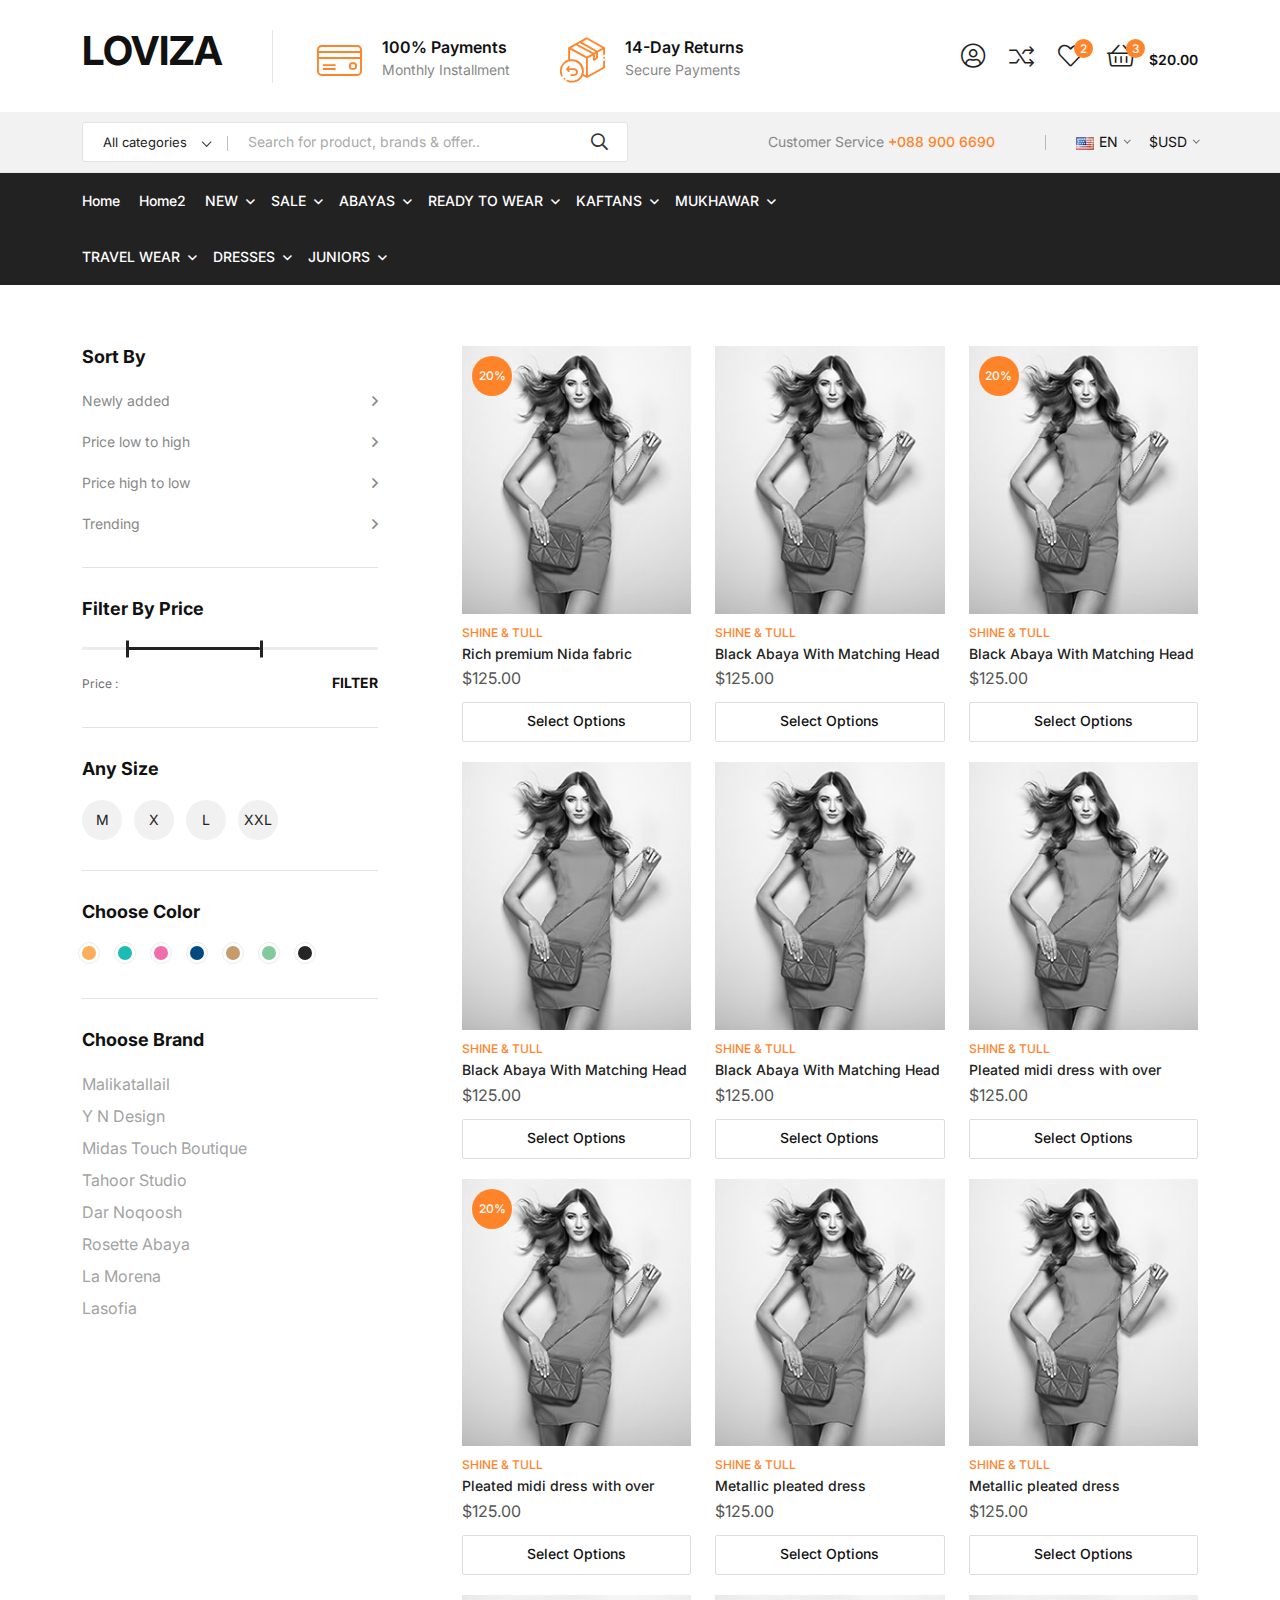
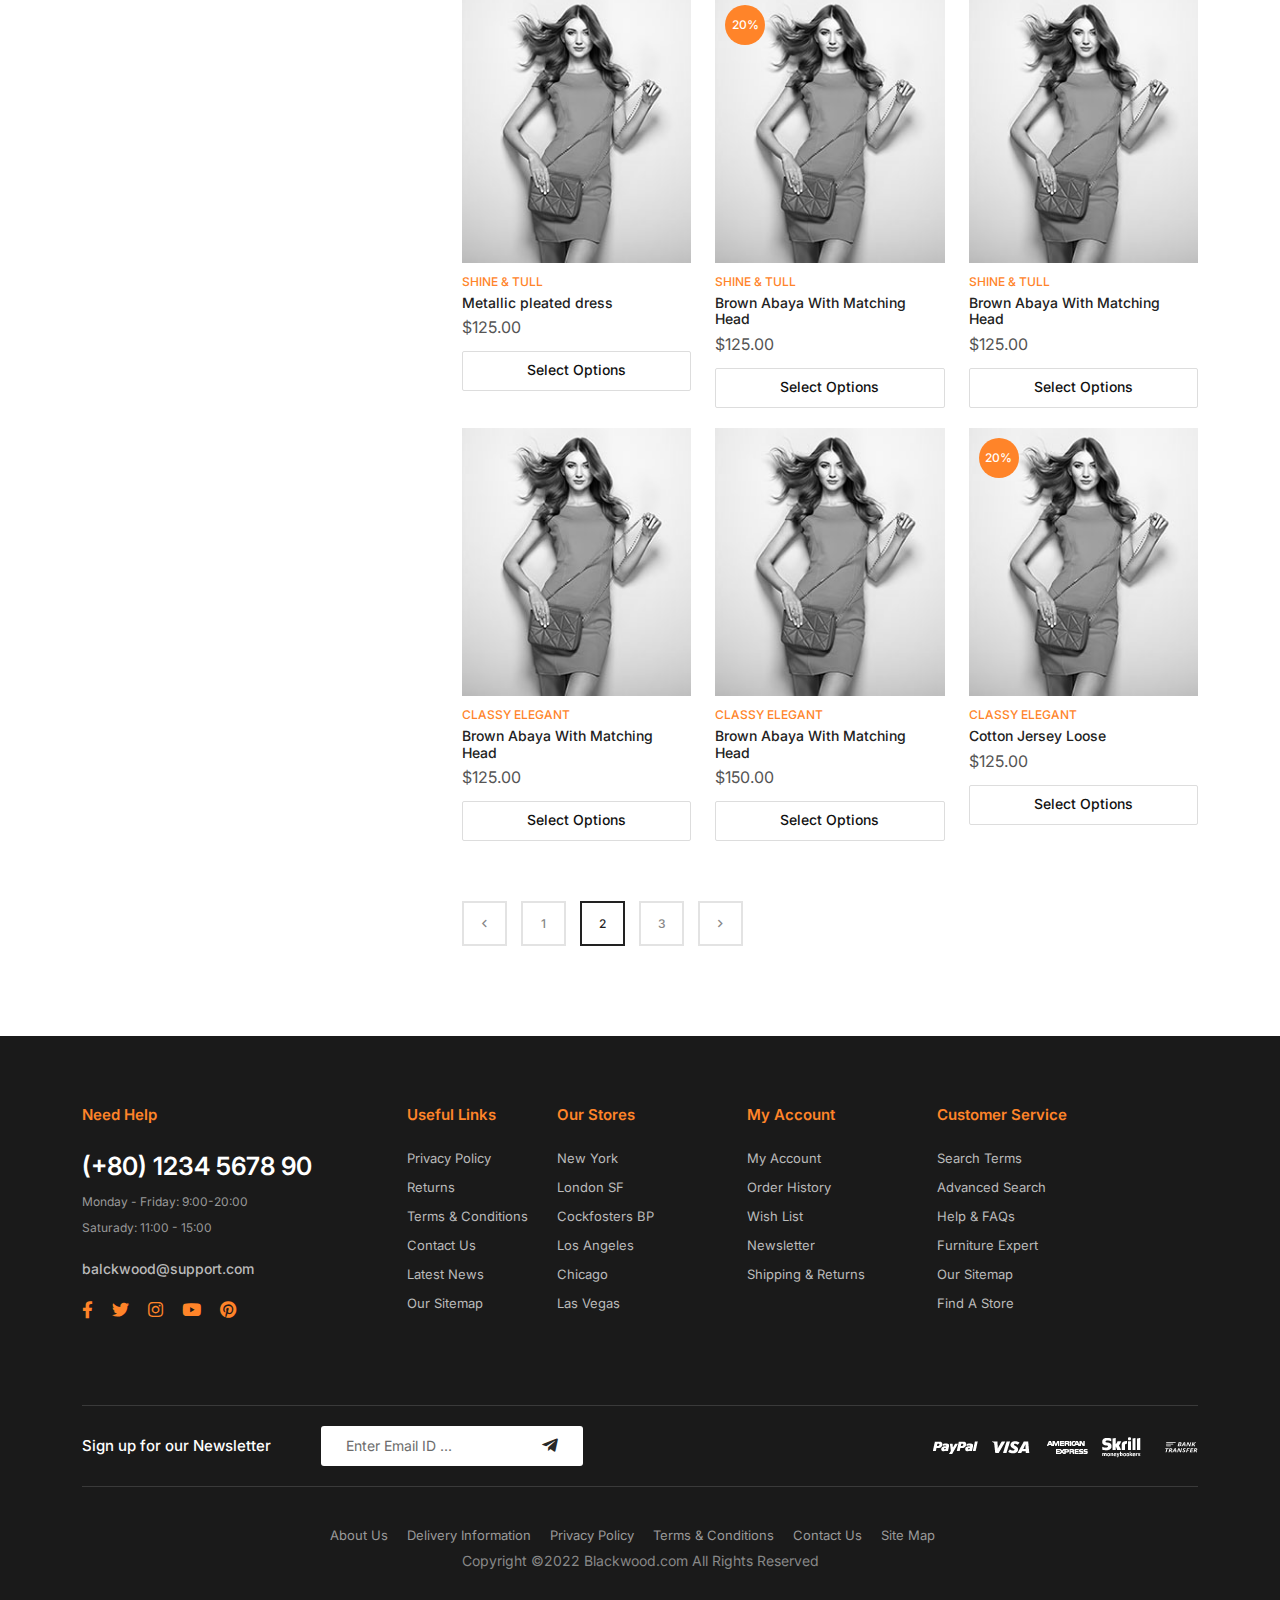
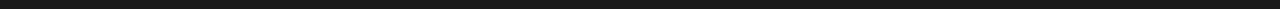
<file: index.html>
<!doctype html>
<html class="no-js" lang="zxx">
   <head>
      <meta charset="utf-8">
      <meta http-equiv="x-ua-compatible" content="ie=edge">
      <title>LOVIZA</title>
      <meta name="description" content="">
      <meta name="viewport" content="width=device-width, initial-scale=1">
      <!-- Place favicon.ico in the root directory -->
      <link rel="shortcut icon" type="image/x-icon" href="assets/img/favicon.png">
      <!-- CSS here -->
      <link rel="stylesheet" href="assets/css/preloader.css">
      <link rel="stylesheet" href="assets/css/bootstrap.css">
      <link rel="stylesheet" href="assets/css/meanmenu.css">
      <link rel="stylesheet" href="assets/css/animate.css">
      <link rel="stylesheet" href="assets/css/owl-carousel.css">
      <link rel="stylesheet" href="assets/css/ui-range-slider.css">
      <link rel="stylesheet" href="assets/css/swiper-bundle.css">
      <link rel="stylesheet" href="assets/css/backtotop.css">
      <link rel="stylesheet" href="assets/css/magnific-popup.css">
      <link rel="stylesheet" href="assets/css/nice-select.css">
      <link rel="stylesheet" href="assets/css/font-awesome-pro.css">
      <link rel="stylesheet" href="assets/flaticon/flaticon.css">
      <link rel="stylesheet" href="assets/css/default.css">
      <link rel="stylesheet" href="assets/css/style.css">
   </head>
   <body>
      <!--[if lte IE 9]>
      <p class="browserupgrade">You are using an <strong>outdated</strong> browser. Please <a href="https://browsehappy.com/">upgrade your browser</a> to improve your experience and security.</p>
      <![endif]-->


        <!-- prealoder area start -->
        <div id="loading">
            <div id="loading-center">
                <div id="loading-center-absolute">
                    <div class="object" id="first_object"></div>
                    <div class="object" id="second_object"></div>
                    <div class="object" id="third_object"></div>
                </div>
            </div>      
        </div>
        <!-- prealoder area end --> 

        <!-- back to top start -->
        <div class="progress-wrap">
            <svg class="progress-circle svg-content" width="100%" height="100%" viewBox="-1 -1 102 102">
                <path d="M50,1 a49,49 0 0,1 0,98 a49,49 0 0,1 0,-98" />
            </svg>
        </div>
        <!-- back to top end -->
      
        <!-- header area start -->
        <header class="d-none d-lg-block">
            <div class="header__area">
                <div class="header__top d-none d-md-block pt-25 pb-25">
                    <div class="container">
                        <div class="row align-items-center">
                            <div class="col-xxl-2 col-xl-2 col-lg-2 col-md-6 d-none d-xl-block">
                                <div class="header__top-info">
                                    <div class="logo">
                                        <!-- <a href="index.html"><img src="assets/img/logo/logo.png" alt=""></a> -->
                                        <h1>LOVIZA</h1>
                                    </div>
                                </div>
                            </div>
                            <div class="col-xxl-6 col-xl-6 col-lg-8 col-md-6">
                                 <div class="header__top-features header__top-features-3">
                                    <div class="features__item features__item-2 mr-50">
                                        <div class="features__icon features__icon-2 mr-20">
                                            <i class="flaticon-credit-card"></i>
                                        </div>
                                        <div class="features__content-2">
                                            <h3 class="features__title features__title-3">100% Payments</h3>
                                            <p>Monthly Installment</p>
                                        </div>
                                    </div>
                                    <div class="features__item features__item-2 features__item-d">
                                        <div class="features__icon features__icon-2 mr-20">
                                            <i class="flaticon-exchange"></i>
                                        </div>
                                        <div class="features__content-2">
                                            <h3 class="features__title features__title-3">14-Day Returns</h3>
                                            <p>Secure Payments</p>
                                        </div>
                                    </div>
                                </div>
                            </div>
                            <div class="col-xxl-4 col-xl-4 col-lg-4 col-md-6">
                                <div class="header__action header__action-2 text-sm-end">
                                    <ul>
                                        <li>
                                            <a href="sign-in.html"><i class="fal fa-user-circle"></i></a>
                                        </li>
                                        <li>
                                            <a href="checkout.html">
                                                <i class="flaticon-random-button"></i>
                                            </a>
                                        </li>
                                        <li>
                                            <a href="wishlist.html"><i class="fal fa-heart"></i>
                                                <span class="cart-count">2</span>
                                            </a>
                                        </li>
                                        <li>
                                            <a href="cart.html" data-bs-toggle="modal" data-bs-target="#cartMiniModal">
                                                <i class="fal fa-shopping-basket"></i>
                                                <span class="cart-count">3</span>
                                            </a>
                                            <span class="cart-price">$20.00</span>
                                        </li>
                                    </ul>
                                </div>
                            </div>
                        </div>
                    </div>
                </div>
                <div class="header__middle header__border grey-bg-3 d-none d-md-block pt-10 pb-10">
                    <div class="container">
                        <div class="row align-items-center">
                            <div class="col-xxl-6 col-xl-6 col-lg-6">
                                <div class="header__search-3">
                                    <form action="#">
                                        <div class="header__search-input-2 header__search-input-3">
                                            <input type="text" placeholder="Search for product, brands & offer..">
                                            <div class="header__search-select">
                                                <select>
                                                    <option>All categories</option>
                                                    <option>Furniture</option>
                                                    <option>Electronics</option>
                                                    <option>Beauty</option>
                                                </select>
                                            </div>
                                            <button type="submit"><i class="far fa-search"></i></button>
                                        </div>
                                    </form>
                                </div>
                            </div>
                            <div class="col-xxl-6 col-xl-6 col-lg-6">
                                <div class="header__middle-right header__middle-right-d d-flex align-items-center justify-content-end">
                                    <div class="sd-contact">
                                        <span>Customer Service <a href="tel:+0889006690">+088 900 6690</a></span>
                                    </div>
                                    <div class="header__select header__select-2 d-flex align-items-center">
                                        <div class="header__lang header__select-item header__select-item-3 mr-20">
                                            <div class="country-flag">
                                                <a href="#"><img src="assets/img/icon/flag.png" alt=""></a>
                                            </div>
                                            <select>
                                                <option>EN</option>
                                                <option>BN</option>
                                                <option>IN</option>
                                                <option>CH</option>
                                                <option>AM</option>
                                            </select>
                                        </div>
                                        <div class="header__currency header__select-item header__select-item-3">
                                            <select>
                                                <option>$USD</option>
                                                <option>Euro</option>
                                                <option>Yen</option>
                                                <option>Rupee</option>
                                                <option>Sterlin</option>
                                            </select>
                                        </div>
                                    </div>
                                </div>
                            </div>
                        </div>
                    </div>
                </div>
                <div class="header__bottom  black-bg d-none d-xl-block">
                    <div class="container">
                        <div class="row align-items-center">
                            <div class="col-xxl-12 col-lg-8 col-sm-6 col-4">
                                <div class="main-menu main-menu-3">
                                    <nav id="mobile-menu">
                                        <ul>
                                            <li class="menu-item">
                                                <a href="shop2.html">Home</a>
                                            </li>
                                            <li class="menu-item">
                                                <a href="combine.html">Home2</a>
                                            </li>
                                            <li class="has-dropdown">
                                                <a href="index.html">NEW </a>
                                                <ul class="submenu">
                                                    <li>
                                                        <a href="index.html">Home Style 1</a>
                                                    </li>
                                                    <li>
                                                        <a href="index-2.html">Home Style 2</a>
                                                    </li>
                                                    <li>
                                                        <a href="index-3.html">Home Style 3</a>
                                                    </li>
                                                </ul>
                                            </li>
                                            <li class="has-dropdown">
                                                <a href="index.html">SALE </a>
                                                <ul class="submenu">
                                                    <li>
                                                        <a href="index.html">Home Style 1</a>
                                                    </li>
                                                    <li>
                                                        <a href="index-2.html">Home Style 2</a>
                                                    </li>
                                                    <li>
                                                        <a href="index-3.html">Home Style 3</a>
                                                    </li>
                                                </ul>
                                            </li>
                                            <li class="has-dropdown">
                                                <a href="index.html">ABAYAS </a>
                                                <ul class="submenu">
                                                    <li>
                                                        <a href="index.html">Home Style 1</a>
                                                    </li>
                                                    <li>
                                                        <a href="index-2.html">Home Style 2</a>
                                                    </li>
                                                    <li>
                                                        <a href="index-3.html">Home Style 3</a>
                                                    </li>
                                                </ul>
                                            </li>
                                            <li class="has-dropdown">
                                                <a href="index.html">READY&nbsp;TO&nbsp;WEAR</a>
                                                <ul class="submenu">
                                                    <li>
                                                        <a href="index.html">Home Style 1</a>
                                                    </li>
                                                    <li>
                                                        <a href="index-2.html">Home Style 2</a>
                                                    </li>
                                                    <li>
                                                        <a href="index-3.html">Home Style 3</a>
                                                    </li>
                                                </ul>
                                            </li>
                                            <li class="has-dropdown">
                                                <a href="index.html">KAFTANS</a>
                                                <ul class="submenu">
                                                    <li>
                                                        <a href="index.html">Home Style 1</a>
                                                    </li>
                                                    <li>
                                                        <a href="index-2.html">Home Style 2</a>
                                                    </li>
                                                    <li>
                                                        <a href="index-3.html">Home Style 3</a>
                                                    </li>
                                                </ul>
                                            </li>
                                            <li class="has-dropdown">
                                                <a href="index.html">MUKHAWAR </a>
                                                <ul class="submenu">
                                                    <li>
                                                        <a href="index.html">Home Style 1</a>
                                                    </li>
                                                    <li>
                                                        <a href="index-2.html">Home Style 2</a>
                                                    </li>
                                                    <li>
                                                        <a href="index-3.html">Home Style 3</a>
                                                    </li>
                                                </ul>
                                            </li>
                                            <li class="has-dropdown">
                                                <a href="index.html">TRAVEL&nbsp;WEAR</a>
                                                <ul class="submenu">
                                                    <li>
                                                        <a href="index.html">Home Style 1</a>
                                                    </li>
                                                    <li>
                                                        <a href="index-2.html">Home Style 2</a>
                                                    </li>
                                                    <li>
                                                        <a href="index-3.html">Home Style 3</a>
                                                    </li>
                                                </ul>
                                            </li>
                                            <li class="has-dropdown">
                                                <a href="index.html">DRESSES </a>
                                                <ul class="submenu">
                                                    <li>
                                                        <a href="index.html">Home Style 1</a>
                                                    </li>
                                                    <li>
                                                        <a href="index-2.html">Home Style 2</a>
                                                    </li>
                                                    <li>
                                                        <a href="index-3.html">Home Style 3</a>
                                                    </li>
                                                </ul>
                                            </li>
                                            <li class="has-dropdown">
                                                <a href="index.html">JUNIORS </a>
                                                <ul class="submenu">
                                                    <li>
                                                        <a href="index.html">Home Style 1</a>
                                                    </li>
                                                    <li>
                                                        <a href="index-2.html">Home Style 2</a>
                                                    </li>
                                                    <li>
                                                        <a href="index-3.html">Home Style 3</a>
                                                    </li>
                                                </ul>
                                            </li>
                                            
                                            
                                        </ul>
                                    </nav>
                                </div>
                                <div class="header-bar mb-5 d-xl-none">
                                    <button type="button" class="header-bar-btn header-bar-btn-2" data-bs-toggle="modal" data-bs-target="#offCanvasModal">
                                        <span></span>
                                        <span></span>
                                        <span></span>
                                    </button>
                                </div>
                            </div>
                            <div class="col-sm-6 col-8 col-lg-4">
                                <div class="logo-d d-xl-none text-sm-end">
                                    <img src="assets/img/logo/logo-white.png" alt="">
                                </div>
                            </div>
                        </div>
                    </div>
                </div>
            </div>
        </header>
        <!-- header area end -->

        <!-- mobile-header-area start -->
        <div class="mobile-header-area pt-20 pb-20 d-xl-none">
            <div class="container">
                <div class="row align-items-center">
                    <div class="col-6">
                        <div class="mobile-logo">
                            <a href="index.html"><img src="assets/img/logo/logo.png" alt=""></a>
                        </div>
                    </div>
                    <div class="col-6">
                        <div class="header-bar d-xl-none text-end">
                            <button type="button" class="header-bar-btn" data-bs-toggle="modal" data-bs-target="#offCanvasModal">
                                <span></span>
                                <span></span>
                                <span></span>
                            </button>
                        </div>
                    </div>
                </div>
            </div>
        </div>
        <!-- mobile-header-area end -->

        <!-- cart mini area start -->
        <div class="cartmini__area">
            <div class="modal fade" id="cartMiniModal" tabindex="-1" aria-labelledby="cartMiniModal" aria-hidden="true">
                <div class="modal-dialog">
                <div class="modal-content">
                    <div class="cartmini__wrapper">
                        <div class="cartmini__top d-flex align-items-center justify-content-between">
                            <h4>Your Cart</h4>
                            <div class="cartminit__close">
                                <button type="button" data-bs-dismiss="modal" data-bs-target="#cartMiniModal" class="cartmini__close-btn"> <i class="fal fa-times"></i></button>
                            </div>
                        </div>
                        <div class="cartmini__list">
                            <ul>
                                <li class="cartmini__item p-relative d-flex align-items-start">
                                    <div class="cartmini__thumb mr-15">
                                        <a href="product-details.html">
                                            <img src="assets/img/products/product-1.jpg" alt="">
                                        </a>
                                    </div>
                                    <div class="cartmini__content">
                                        <h3 class="cartmini__title">
                                            <a href="product-details.html">Form Armchair Walnut Base</a>
                                        </h3>
                                        <span class="cartmini__price">
                                            <span class="price">1 × $70.00</span>
                                        </span>
                                    </div>
                                    <a href="#" class="cartmini__remove">
                                        <i class="fal fa-times"></i>
                                    </a>
                                </li>
                                <li class="cartmini__item p-relative d-flex align-items-start">
                                    <div class="cartmini__thumb mr-15">
                                        <a href="product-details.html">
                                            <img src="assets/img/products/product-2.jpg" alt="">
                                        </a>
                                    </div>
                                    <div class="cartmini__content">
                                        <h3 class="cartmini__title">
                                            <a href="product-details.html">Form Armchair Simon Legald</a>
                                        </h3>
                                        <span class="cartmini__price">
                                            <span class="price">1 × $95.99</span>
                                        </span>
                                    </div>
                                    <a href="#" class="cartmini__remove">
                                        <i class="fal fa-times"></i>
                                    </a>
                                </li>
                                <li class="cartmini__item p-relative d-flex align-items-start">
                                    <div class="cartmini__thumb mr-15">
                                        <a href="product-details.html">
                                            <img src="assets/img/products/product-3.jpg" alt="">
                                        </a>
                                    </div>
                                    <div class="cartmini__content">
                                        <h3 class="cartmini__title">
                                            <a href="product-details.html">Antique Chinese Armchairs</a>
                                        </h3>
                                        <span class="cartmini__price">
                                            <span class="price">1 × $120.00</span>
                                        </span>
                                    </div>
                                    <a href="#" class="cartmini__remove">
                                        <i class="fal fa-times"></i>
                                    </a>
                                </li>
                            </ul>
                        </div>
                        <div class="cartmini__total d-flex align-items-center justify-content-between">
                            <h5>Total</h5>
                            <span>$180.00</span>
                        </div>
                        <div class="cartmini__bottom">
                            <a href="cart.html" class="b-btn w-100 mb-20">view cart</a>
                            <a href="checkout.html" class="b-btn-2 w-100">checkout</a>
                        </div>
                    </div>
                </div>
                </div>
            </div>
        </div>
        <!-- cart mini area end -->
        <div class="body-overlay"></div>
        <!-- cart mini area end -->

        <!-- sidebar area start -->
        <section class="offcanvas__area">
            <div class="modal fade" id="offCanvasModal" tabindex="-1" aria-labelledby="offCanvasModal" aria-hidden="true">
                <div class="modal-dialog">
                    <div class="modal-content">
                        <div class="offcanvas__wrapper">
                            <div class="offcanvas__top d-flex align-items-center mb-60 justify-content-between">
                                <div class="logo">
                                    <a href="index.html">
                                    <img src="assets/img/logo/logo.png" alt="logo">
                                    </a>
                                </div>
                                <div class="offcanvas__close">
                                    <button class="offcanvas__close-btn" data-bs-dismiss="modal" data-bs-target="#offCanvasModal">
                                        <svg viewBox="0 0 22 22">
                                            <path d="M12.41,11l5.29-5.29c0.39-0.39,0.39-1.02,0-1.41s-1.02-0.39-1.41,0L11,9.59L5.71,4.29c-0.39-0.39-1.02-0.39-1.41,0
                                            s-0.39,1.02,0,1.41L9.59,11l-5.29,5.29c-0.39,0.39-0.39,1.02,0,1.41C4.49,17.9,4.74,18,5,18s0.51-0.1,0.71-0.29L11,12.41l5.29,5.29
                                            C16.49,17.9,16.74,18,17,18s0.51-0.1,0.71-0.29c0.39-0.39,0.39-1.02,0-1.41L12.41,11z"/>
                                        </svg>
                                    </button>
                                </div>
                            </div>
                            <div class="sidebar__search mb-25">
                                <form action="#">
                                   <input type="text" placeholder="What are you searching for?">
                                   <button type="submit"><i class="far fa-search"></i></button>
                                </form>
                             </div>
                            <div class="offcanvas__content p-relative z-index-1">
                                <div class="canvas__menu">
                                    <div class="mobile-menu fix"></div>
                                </div>
                                <div class="offcanvas__action mt-40 mb-15">
                                    <a href="contact.html">Login</a>
                                    <a href="wishlist.html" class="has-tag">
                                        <svg viewBox="0 0 22 22">
                                            <path d="M20.26,11.3c2.31-2.36,2.31-6.18-0.02-8.53C19.11,1.63,17.6,1,16,1c0,0,0,0,0,0c-1.57,0-3.05,0.61-4.18,1.71c0,0,0,0,0,0
                                            L11,3.41l-0.81-0.69c0,0,0,0,0,0C9.06,1.61,7.58,1,6,1C4.4,1,2.89,1.63,1.75,2.77c-2.33,2.35-2.33,6.17-0.02,8.53
                                            c0,0,0,0.01,0.01,0.01l0.01,0.01c0,0,0,0,0,0c0,0,0,0,0,0L11,20.94l9.25-9.62c0,0,0,0,0,0c0,0,0,0,0,0L20.26,11.3
                                            C20.26,11.31,20.26,11.3,20.26,11.3z M3.19,9.92C3.18,9.92,3.18,9.92,3.19,9.92C3.18,9.92,3.18,9.91,3.18,9.91
                                            c-1.57-1.58-1.57-4.15,0-5.73C3.93,3.42,4.93,3,6,3c1.07,0,2.07,0.42,2.83,1.18C8.84,4.19,8.85,4.2,8.86,4.21
                                            c0.01,0.01,0.01,0.02,0.03,0.03l1.46,1.25c0.07,0.06,0.14,0.09,0.22,0.13c0.01,0,0.01,0.01,0.02,0.01c0.13,0.06,0.27,0.1,0.41,0.1
                                            c0.08,0,0.16-0.03,0.25-0.05c0.03-0.01,0.07-0.01,0.1-0.02c0.07-0.03,0.13-0.07,0.2-0.11c0.03-0.02,0.07-0.03,0.1-0.06l1.46-1.24
                                            c0.01-0.01,0.02-0.02,0.03-0.03c0.01-0.01,0.03-0.01,0.04-0.02C13.93,3.42,14.93,3,16,3c0,0,0,0,0,0c1.07,0,2.07,0.42,2.83,1.18
                                            c1.56,1.58,1.56,4.15,0,5.73c0,0,0,0.01-0.01,0.01c0,0,0,0,0,0L11,18.06L3.19,9.92z"/>
                                        </svg>
                                        <span class="tag">2</span>
                                    </a>
                                    <a href="cart.html" class="has-tag">
                                        <i class="far fa-shopping-bag"></i>
                                        <span class="tag">3</span>
                                    </a>
                                    <div class="header__select header__select-d d-flex align-items-center mt-10">
                                        <div class="header__lang header__select-item mr-15">
                                            <select>
                                                <option>EN</option>
                                                <option>BN</option>
                                                <option>IN</option>
                                                <option>CH</option>
                                                <option>AM</option>
                                            </select><div class="nice-select" tabindex="0"><span class="current">EN</span><ul class="list list-2"><li data-value="EN" class="option selected focus">EN</li><li data-value="BN" class="option">BN</li><li data-value="IN" class="option">IN</li><li data-value="CH" class="option">CH</li><li data-value="AM" class="option">AM</li></ul></div>
                                        </div>
                                        <div class="header__currency header__select-item">
                                            <select>
                                                <option>USD</option>
                                                <option>Euro</option>
                                                <option>Yen</option>
                                                <option>Rupee</option>
                                                <option>Sterlin</option>
                                            </select><div class="nice-select" tabindex="0"><span class="current">USD</span><ul class="list list-2"><li data-value="USD" class="option selected focus">USD</li><li data-value="Euro" class="option">Euro</li><li data-value="Yen" class="option">Yen</li><li data-value="Rupee" class="option">Rupee</li><li data-value="Sterlin" class="option">Sterlin</li></ul></div>
                                        </div>
                                    </div>
                                </div>
                                <div class="offcanvas__social mt-15">
                                    <ul>
                                        <li>
                                            <a href="#"><i class="fab fa-facebook-f"></i></a>
                                        </li>
                                        <li>
                                            <a href="#"><i class="fab fa-twitter"></i></a>
                                        </li>
                                        <li>
                                            <a href="#"><i class="fab fa-instagram"></i></a>
                                        </li>
                                        <li>
                                            <a href="#"><i class="fab fa-google-plus-g"></i></a>
                                        </li>
                                        <li>
                                            <a href="#"><i class="fab fa-linkedin-in"></i></a>
                                        </li>
                                    </ul>
                                </div>
                            </div>
                        </div>
                    </div>
                </div>
            </div>
            
        </section>
        <!-- sidebar area end -->

        <main>
            <!-- page__title-start 
            <section class="page__title p-relative d-flex align-items-center" data-background="assets/img/bg/page-title-1.jpg" style="background-image: url(&quot;assets/img/page-title/page-title-1.jpg&quot;);">
                <div class="container">
                    <div class="row">
                        <div class="col-xl-12">
                            <div class="page__title-inner text-center">
                                <h1>Shop 2</h1>
                                <div class="page__title-breadcrumb">                                 
                                    <nav aria-label="breadcrumb">
                                    <ol class="breadcrumb justify-content-center">
                                        <li class="breadcrumb-item"><a href="index.html">Home</a></li>
                                        <li class="breadcrumb-item active" aria-current="page">Shop 2</li>
                                    </ol>
                                    </nav>
                                </div>
                            </div>
                        </div>
                    </div>
                </div>
            </section>
             page__title-end -->
<br>
<br>
            <!-- product-details-start -->
            <section class="shop-details pt-90 pb-90">
                <div class="container">
                    <div class="row">
                        <div class="col-xxl-3 col-xl-4">
                            <div class="pproduct-sidebar-area mr-60">
                                <div class="product-widget mb-30">
                                    <h5 class="pt-title mb-20">Sort By</h5>
                                    <div class="cat-link">
                                        <ul>
                                           <li><a href="shop-2.html">Newly added</a></li>
                                           <li><a href="shop-2.html"> Price low to high</a></li>
                                           <!-- <li><a href="shop-2.html">Graphics (12)</a></li> -->
                                           <li><a href="shop-2.html">Price high to low</a></li>
                                           <li><a href="shop-2.html">Trending</a></li>
                                           <!-- <li><a href="shop-2.html">Fresh Products (9)</a></li>
                                           <li><a href="shop-2.html">Saas Design (8)</a></li> -->
                                        </ul>
                                     </div>
                                </div>
                                <div class="product-widget mb-30">
                                    <div class="single-widget">
                                        <h5 class="pt-title pb-20">Filter By Price</h5>
                                        <form action="#">
                                            <div class="ui-price-slider">
                                                <div class="slider-range">
                                                    <div id="slider-range" class="mb-20 ui-slider ui-corner-all ui-slider-horizontal ui-widget ui-widget-content"><div class="ui-slider-range ui-corner-all ui-widget-header"></div><span tabindex="0" class="ui-slider-handle ui-corner-all ui-state-default"></span><span tabindex="0" class="ui-slider-handle ui-corner-all ui-state-default"></span></div>
                                                    <div class="row">
                                                        <div class="col-9">
                                                            <p>
                                                                <label for="amount">Price :</label>
                                                                <input type="text" id="amount" readonly="">
                                                            </p>
                                                        </div>
                                                        <div class="col-3">
                                                            <div class="text-end">
                                                                <a href="#" class="sm-filter-title">Filter</a>
                                                            </div>
                                                        </div>
                                                    </div>
                                                </div>
                                            </div>
                                        </form>
                                    </div>
                                </div>
                                <div class="product-widget mb-30">
                                    <div class="single-widget">
                                        <h5 class="pt-title mb-20">Any Size</h5>
                                        <div class="size">
                                            <ul>
                                                <li><a href="#">M</a></li>
                                                <li><a href="#">X</a></li>
                                                <li><a href="#">L</a></li>
                                                <li><a href="#">XXL</a></li>
                                            </ul>
                                        </div>
                                    </div>
                                </div>
                                <div class="product-widget mb-30">
                                    <h5 class="pt-title mb-20">Choose Color</h5>
                                    <div class="color__pick">
                                        <form action="#">
                                            <ul>
                                                <li><button type="submit" class="color color-1"></button></li>
                                                <li><button type="submit" class="color color-2"></button></li>
                                                <li><button type="submit" class="color color-3"></button></li>
                                                <li><button type="submit" class="color color-4"></button></li>
                                                <li><button type="submit" class="color color-5"></button></li>
                                                <li><button type="submit" class="color color-6"></button></li>
                                                <li><button type="submit" class="color color-7"></button></li>
                                            </ul>
                                        </form>
                                    </div>
                                </div>
                                <div class="product-widget mb-50">
                                    <h5 class="pt-title mb-20">Choose Brand</h5>
                                    <div class="brand">
                                        <ul>
                                            <li><a href="#">Malikatallail</a></li>
                                            <li><a href="#">Y N Design</a></li>
                                            <li><a href="#">Midas Touch Boutique</a></li>
                                            <li><a href="#">Tahoor Studio</a></li>
                                            <li><a href="#">Dar Noqoosh</a></li>
                                            <li><a href="#">Rosette Abaya</a></li>
                                            <li><a href="#">La Morena</a></li>
                                            <li><a href="#">Lasofia</a></li>
                                        </ul>
                                    </div>
                                </div>
                                <!-- <div class="product-widget mb-50">
                                    <h5 class="pt-title mb-20">Featured Products</h5>
                                    <div class="features__product">
                                        <ul>
                                            <li class="mb-20">
                                                <div class="featires__product-wrapper d-flex">
                                                    <div class="features__product-thumb mr-15">
                                                        <a href="product-details.html"><img src="assets/img/products/quick-view/nav/quick-nav-1.jpg" alt="pro-sm-1"></a>
                                                    </div>
                                                    <div class="features__product-content">
                                                        <h5><a href="product-details.html">Wooden Table</a></h5>
                                                        <div class="price">
                                                            <span>$100</span>
                                                            <span class="price-old">$128</span>
                                                        </div>
                                                    </div>
                                                </div>
                                            </li>
                                            <li class="mb-20">
                                                <div class="featires__product-wrapper d-flex">
                                                    <div class="features__product-thumb mr-15">
                                                        <a href="product-details.html"><img src="assets/img/products/quick-view/nav/quick-nav-2.jpg"alt="pro-sm-2"></a>
                                                    </div>
                                                    <div class="features__product-content">
                                                        <h5><a href="product-details.html">Wooden Chair</a></h5>
                                                        <div class="price">
                                                            <span>$110</span>
                                                            <span class="price-old">$150</span>
                                                        </div>
                                                    </div>
                                                </div>
                                            </li>
                                            <li class="mb-20">
                                                <div class="featires__product-wrapper d-flex">
                                                    <div class="features__product-thumb mr-15">
                                                        <a href="product-details.html"><img src="assets/img/products/quick-view/nav/quick-nav-3.jpg" alt="pro-sm-3"></a>
                                                    </div>
                                                    <div class="features__product-content">
                                                        <h5><a href="product-details.html">Wooden bottle</a></h5>
                                                        <div class="price">
                                                            <span>$50</span>
                                                            <span class="price-old">$80</span>
                                                        </div>
                                                    </div>
                                                </div>
                                            </li>
                                        </ul>
                                    </div>
                                </div> -->
                            </div>
                        </div>
                        <div class="col-xxl-9 col-xl-8">
                            
                            <div class="shop-main-area mb-40">
                                <div class="tab-content" id="nav-tabContent">
                                    <div class="tab-pane fade active show" id="tab1">
                                        <div class="row">
                                            <div class="col-xxl-3 col-xl-4 col-lg-4 col-md-6">
                                                <div class="product__item mb-20">
                                                    <div class="product__thumb w-img fix">
                                                        <a href="product-details.html">
                                                            <img src="assets/img/products/product-2/product-1.jpg" alt="">
                                                        </a>
                                                        <div class="product__flash-4">
                                                            <span>20%</span>
                                                        </div>
                                                        <div class="product__action transition-3">
                                                            <ul>
                                                               <li>
                                                                  <a href="#">
                                                                     <svg viewBox="0 0 22 22">
                                                                        <g>
                                                                           <path d="M18,19H6c-0.5,0-0.92-0.37-0.99-0.86L3.13,5H1C0.45,5,0,4.55,0,4s0.45-1,1-1h3c0.5,0,0.92,0.37,0.99,0.86L6.87,17h10.39
                                                                           l2.4-8H11c-0.55,0-1-0.45-1-1s0.45-1,1-1h10c0.32,0,0.61,0.15,0.8,0.4c0.19,0.25,0.25,0.58,0.16,0.88l-3,10
                                                                           C18.83,18.71,18.44,19,18,19z"></path>
                                                                        </g>
                                                                     </svg>
                                                                  </a>
                                                               </li>
                                                               <li>
                                                                  <a href="#">
                                                                     <svg viewBox="0 0 22 22">
                                                                        <path d="M20.26,11.3c2.31-2.36,2.31-6.18-0.02-8.53C19.11,1.63,17.6,1,16,1c0,0,0,0,0,0c-1.57,0-3.05,0.61-4.18,1.71c0,0,0,0,0,0
                                                                        L11,3.41l-0.81-0.69c0,0,0,0,0,0C9.06,1.61,7.58,1,6,1C4.4,1,2.89,1.63,1.75,2.77c-2.33,2.35-2.33,6.17-0.02,8.53
                                                                        c0,0,0,0.01,0.01,0.01l0.01,0.01c0,0,0,0,0,0c0,0,0,0,0,0L11,20.94l9.25-9.62c0,0,0,0,0,0c0,0,0,0,0,0L20.26,11.3
                                                                        C20.26,11.31,20.26,11.3,20.26,11.3z M3.19,9.92C3.18,9.92,3.18,9.92,3.19,9.92C3.18,9.92,3.18,9.91,3.18,9.91
                                                                        c-1.57-1.58-1.57-4.15,0-5.73C3.93,3.42,4.93,3,6,3c1.07,0,2.07,0.42,2.83,1.18C8.84,4.19,8.85,4.2,8.86,4.21
                                                                        c0.01,0.01,0.01,0.02,0.03,0.03l1.46,1.25c0.07,0.06,0.14,0.09,0.22,0.13c0.01,0,0.01,0.01,0.02,0.01c0.13,0.06,0.27,0.1,0.41,0.1
                                                                        c0.08,0,0.16-0.03,0.25-0.05c0.03-0.01,0.07-0.01,0.1-0.02c0.07-0.03,0.13-0.07,0.2-0.11c0.03-0.02,0.07-0.03,0.1-0.06l1.46-1.24
                                                                        c0.01-0.01,0.02-0.02,0.03-0.03c0.01-0.01,0.03-0.01,0.04-0.02C13.93,3.42,14.93,3,16,3c0,0,0,0,0,0c1.07,0,2.07,0.42,2.83,1.18
                                                                        c1.56,1.58,1.56,4.15,0,5.73c0,0,0,0.01-0.01,0.01c0,0,0,0,0,0L11,18.06L3.19,9.92z"></path>
                                                                     </svg>
                                                                  </a>
                                                               </li>
                                                               <li>
                                                                  <a href="javascript:void(0)" data-bs-toggle="modal" data-bs-target="#productModalId">
                                                                     <svg viewBox="0 0 22 22">
                                                                        <path d="M11,19c-6.53,0-10.42-7.23-10.58-7.53L0.17,11l0.25-0.47C0.58,10.23,4.47,3,11,3s10.42,7.23,10.58,7.53L21.83,11l-0.25,0.47
                                                                        C21.42,11.77,17.53,19,11,19z M2.46,11c0.92,1.49,4.08,6,8.54,6c4.48,0,7.63-4.51,8.54-6C18.62,9.52,15.46,5,11,5
                                                                        C6.52,5,3.37,9.51,2.46,11z M11,15c-2.21,0-4-1.79-4-4s1.79-4,4-4s4,1.79,4,4S13.21,15,11,15z M11,9c-1.1,0-2,0.9-2,2s0.9,2,2,2
                                                                        s2-0.9,2-2S12.1,9,11,9z"></path>
                                                                     </svg>
                                                                  </a>
                                                               </li>
                                                            </ul>
                                                        </div>
                                                    </div>
                                                    <div class="product__content">
                                                        <div class="product__tag product__tag-4">
                                                            <span>
                                                                <a href="shop.html">SHINE & TULL</a>
                                                            </span>
                                                        </div>
                                                        <h3 class="product__title">
                                                            <a href="product-details.html">Rich premium Nida fabric</a>
                                                        </h3>
                                                        <div class="product__price product__price-4 mb-10">
                                                            <span class="price">$125.00</span>
                                                        </div>
                                                        <div class="product__select-button">
                                                            <a href="product-details.html" class="select-btn w-100">Select Options</a>
                                                        </div>
                                                    </div>
                                                </div>
                                            </div>
                                            <div class="col-xxl-3 col-xl-4 col-lg-4 col-md-6">
                                                <div class="product__item mb-20">
                                                    <div class="product__thumb w-img fix">
                                                        <a href="product-details.html">
                                                            <img src="assets/img/products/product-2/product-2.jpg" alt="">
                                                        </a>
                                                        <div class="product__action transition-3">
                                                            <ul>
                                                               <li>
                                                                  <a href="#">
                                                                     <svg viewBox="0 0 22 22">
                                                                        <g>
                                                                           <path d="M18,19H6c-0.5,0-0.92-0.37-0.99-0.86L3.13,5H1C0.45,5,0,4.55,0,4s0.45-1,1-1h3c0.5,0,0.92,0.37,0.99,0.86L6.87,17h10.39
                                                                           l2.4-8H11c-0.55,0-1-0.45-1-1s0.45-1,1-1h10c0.32,0,0.61,0.15,0.8,0.4c0.19,0.25,0.25,0.58,0.16,0.88l-3,10
                                                                           C18.83,18.71,18.44,19,18,19z"></path>
                                                                        </g>
                                                                     </svg>
                                                                  </a>
                                                               </li>
                                                               <li>
                                                                  <a href="#">
                                                                     <svg viewBox="0 0 22 22">
                                                                        <path d="M20.26,11.3c2.31-2.36,2.31-6.18-0.02-8.53C19.11,1.63,17.6,1,16,1c0,0,0,0,0,0c-1.57,0-3.05,0.61-4.18,1.71c0,0,0,0,0,0
                                                                        L11,3.41l-0.81-0.69c0,0,0,0,0,0C9.06,1.61,7.58,1,6,1C4.4,1,2.89,1.63,1.75,2.77c-2.33,2.35-2.33,6.17-0.02,8.53
                                                                        c0,0,0,0.01,0.01,0.01l0.01,0.01c0,0,0,0,0,0c0,0,0,0,0,0L11,20.94l9.25-9.62c0,0,0,0,0,0c0,0,0,0,0,0L20.26,11.3
                                                                        C20.26,11.31,20.26,11.3,20.26,11.3z M3.19,9.92C3.18,9.92,3.18,9.92,3.19,9.92C3.18,9.92,3.18,9.91,3.18,9.91
                                                                        c-1.57-1.58-1.57-4.15,0-5.73C3.93,3.42,4.93,3,6,3c1.07,0,2.07,0.42,2.83,1.18C8.84,4.19,8.85,4.2,8.86,4.21
                                                                        c0.01,0.01,0.01,0.02,0.03,0.03l1.46,1.25c0.07,0.06,0.14,0.09,0.22,0.13c0.01,0,0.01,0.01,0.02,0.01c0.13,0.06,0.27,0.1,0.41,0.1
                                                                        c0.08,0,0.16-0.03,0.25-0.05c0.03-0.01,0.07-0.01,0.1-0.02c0.07-0.03,0.13-0.07,0.2-0.11c0.03-0.02,0.07-0.03,0.1-0.06l1.46-1.24
                                                                        c0.01-0.01,0.02-0.02,0.03-0.03c0.01-0.01,0.03-0.01,0.04-0.02C13.93,3.42,14.93,3,16,3c0,0,0,0,0,0c1.07,0,2.07,0.42,2.83,1.18
                                                                        c1.56,1.58,1.56,4.15,0,5.73c0,0,0,0.01-0.01,0.01c0,0,0,0,0,0L11,18.06L3.19,9.92z"></path>
                                                                     </svg>
                                                                  </a>
                                                               </li>
                                                               <li>
                                                                  <a href="javascript:void(0)" data-bs-toggle="modal" data-bs-target="#productModalId">
                                                                     <svg viewBox="0 0 22 22">
                                                                        <path d="M11,19c-6.53,0-10.42-7.23-10.58-7.53L0.17,11l0.25-0.47C0.58,10.23,4.47,3,11,3s10.42,7.23,10.58,7.53L21.83,11l-0.25,0.47
                                                                        C21.42,11.77,17.53,19,11,19z M2.46,11c0.92,1.49,4.08,6,8.54,6c4.48,0,7.63-4.51,8.54-6C18.62,9.52,15.46,5,11,5
                                                                        C6.52,5,3.37,9.51,2.46,11z M11,15c-2.21,0-4-1.79-4-4s1.79-4,4-4s4,1.79,4,4S13.21,15,11,15z M11,9c-1.1,0-2,0.9-2,2s0.9,2,2,2
                                                                        s2-0.9,2-2S12.1,9,11,9z"></path>
                                                                     </svg>
                                                                  </a>
                                                               </li>
                                                            </ul>
                                                        </div>
                                                    </div>
                                                    <div class="product__content">
                                                        <div class="product__tag product__tag-4">
                                                            <span>
                                                                <a href="shop.html">SHINE & TULL</a>
                                                            </span>
                                                        </div>
                                                        <h3 class="product__title">
                                                            <a href="product-details.html">Black Abaya With Matching Head</a>
                                                        </h3>
                                                        <div class="product__price product__price-4 mb-10">
                                                            <span class="price">$125.00</span>
                                                        </div>
                                                        <div class="product__select-button">
                                                            <a href="product-details.html" class="select-btn w-100">Select Options</a>
                                                        </div>
                                                    </div>
                                                </div>
                                            </div>
                                            <div class="col-xxl-3 col-xl-4 col-lg-4 col-md-6">
                                                <div class="product__item mb-20">
                                                    <div class="product__thumb w-img fix">
                                                        <a href="product-details.html">
                                                            <img src="assets/img/products/product-2/product-4.jpg" alt="">
                                                        </a>
                                                        <div class="product__flash-4">
                                                            <span>20%</span>
                                                        </div>
                                                        <div class="product__action transition-3">
                                                            <ul>
                                                               <li>
                                                                  <a href="#">
                                                                     <svg viewBox="0 0 22 22">
                                                                        <g>
                                                                           <path d="M18,19H6c-0.5,0-0.92-0.37-0.99-0.86L3.13,5H1C0.45,5,0,4.55,0,4s0.45-1,1-1h3c0.5,0,0.92,0.37,0.99,0.86L6.87,17h10.39
                                                                           l2.4-8H11c-0.55,0-1-0.45-1-1s0.45-1,1-1h10c0.32,0,0.61,0.15,0.8,0.4c0.19,0.25,0.25,0.58,0.16,0.88l-3,10
                                                                           C18.83,18.71,18.44,19,18,19z"></path>
                                                                        </g>
                                                                     </svg>
                                                                  </a>
                                                               </li>
                                                               <li>
                                                                  <a href="#">
                                                                     <svg viewBox="0 0 22 22">
                                                                        <path d="M20.26,11.3c2.31-2.36,2.31-6.18-0.02-8.53C19.11,1.63,17.6,1,16,1c0,0,0,0,0,0c-1.57,0-3.05,0.61-4.18,1.71c0,0,0,0,0,0
                                                                        L11,3.41l-0.81-0.69c0,0,0,0,0,0C9.06,1.61,7.58,1,6,1C4.4,1,2.89,1.63,1.75,2.77c-2.33,2.35-2.33,6.17-0.02,8.53
                                                                        c0,0,0,0.01,0.01,0.01l0.01,0.01c0,0,0,0,0,0c0,0,0,0,0,0L11,20.94l9.25-9.62c0,0,0,0,0,0c0,0,0,0,0,0L20.26,11.3
                                                                        C20.26,11.31,20.26,11.3,20.26,11.3z M3.19,9.92C3.18,9.92,3.18,9.92,3.19,9.92C3.18,9.92,3.18,9.91,3.18,9.91
                                                                        c-1.57-1.58-1.57-4.15,0-5.73C3.93,3.42,4.93,3,6,3c1.07,0,2.07,0.42,2.83,1.18C8.84,4.19,8.85,4.2,8.86,4.21
                                                                        c0.01,0.01,0.01,0.02,0.03,0.03l1.46,1.25c0.07,0.06,0.14,0.09,0.22,0.13c0.01,0,0.01,0.01,0.02,0.01c0.13,0.06,0.27,0.1,0.41,0.1
                                                                        c0.08,0,0.16-0.03,0.25-0.05c0.03-0.01,0.07-0.01,0.1-0.02c0.07-0.03,0.13-0.07,0.2-0.11c0.03-0.02,0.07-0.03,0.1-0.06l1.46-1.24
                                                                        c0.01-0.01,0.02-0.02,0.03-0.03c0.01-0.01,0.03-0.01,0.04-0.02C13.93,3.42,14.93,3,16,3c0,0,0,0,0,0c1.07,0,2.07,0.42,2.83,1.18
                                                                        c1.56,1.58,1.56,4.15,0,5.73c0,0,0,0.01-0.01,0.01c0,0,0,0,0,0L11,18.06L3.19,9.92z"></path>
                                                                     </svg>
                                                                  </a>
                                                               </li>
                                                               <li>
                                                                  <a href="javascript:void(0)" data-bs-toggle="modal" data-bs-target="#productModalId">
                                                                     <svg viewBox="0 0 22 22">
                                                                        <path d="M11,19c-6.53,0-10.42-7.23-10.58-7.53L0.17,11l0.25-0.47C0.58,10.23,4.47,3,11,3s10.42,7.23,10.58,7.53L21.83,11l-0.25,0.47
                                                                        C21.42,11.77,17.53,19,11,19z M2.46,11c0.92,1.49,4.08,6,8.54,6c4.48,0,7.63-4.51,8.54-6C18.62,9.52,15.46,5,11,5
                                                                        C6.52,5,3.37,9.51,2.46,11z M11,15c-2.21,0-4-1.79-4-4s1.79-4,4-4s4,1.79,4,4S13.21,15,11,15z M11,9c-1.1,0-2,0.9-2,2s0.9,2,2,2
                                                                        s2-0.9,2-2S12.1,9,11,9z"></path>
                                                                     </svg>
                                                                  </a>
                                                               </li>
                                                            </ul>
                                                        </div>
                                                    </div>
                                                    <div class="product__content">
                                                        <div class="product__tag product__tag-4">
                                                            <span>
                                                                <a href="shop.html">SHINE & TULL</a>
                                                            </span>
                                                        </div>
                                                        <h3 class="product__title">
                                                            <a href="product-details.html">Black Abaya With Matching Head</a>
                                                        </h3>
                                                        <div class="product__price product__price-4 mb-10">
                                                            <span class="price">$125.00</span>
                                                        </div>
                                                        <div class="product__select-button">
                                                            <a href="product-details.html" class="select-btn w-100">Select Options</a>
                                                        </div>
                                                    </div>
                                                </div>
                                            </div>
                                            <div class="col-xxl-3 col-xl-4 col-lg-4 col-md-6">
                                                <div class="product__item mb-20">
                                                    <div class="product__thumb w-img fix">
                                                        <a href="product-details.html">
                                                            <img src="assets/img/products/product-2/product-5.jpg" alt="">
                                                        </a>
                                                        <div class="product__action transition-3">
                                                            <ul>
                                                               <li>
                                                                  <a href="#">
                                                                     <svg viewBox="0 0 22 22">
                                                                        <g>
                                                                           <path d="M18,19H6c-0.5,0-0.92-0.37-0.99-0.86L3.13,5H1C0.45,5,0,4.55,0,4s0.45-1,1-1h3c0.5,0,0.92,0.37,0.99,0.86L6.87,17h10.39
                                                                           l2.4-8H11c-0.55,0-1-0.45-1-1s0.45-1,1-1h10c0.32,0,0.61,0.15,0.8,0.4c0.19,0.25,0.25,0.58,0.16,0.88l-3,10
                                                                           C18.83,18.71,18.44,19,18,19z"></path>
                                                                        </g>
                                                                     </svg>
                                                                  </a>
                                                               </li>
                                                               <li>
                                                                  <a href="#">
                                                                     <svg viewBox="0 0 22 22">
                                                                        <path d="M20.26,11.3c2.31-2.36,2.31-6.18-0.02-8.53C19.11,1.63,17.6,1,16,1c0,0,0,0,0,0c-1.57,0-3.05,0.61-4.18,1.71c0,0,0,0,0,0
                                                                        L11,3.41l-0.81-0.69c0,0,0,0,0,0C9.06,1.61,7.58,1,6,1C4.4,1,2.89,1.63,1.75,2.77c-2.33,2.35-2.33,6.17-0.02,8.53
                                                                        c0,0,0,0.01,0.01,0.01l0.01,0.01c0,0,0,0,0,0c0,0,0,0,0,0L11,20.94l9.25-9.62c0,0,0,0,0,0c0,0,0,0,0,0L20.26,11.3
                                                                        C20.26,11.31,20.26,11.3,20.26,11.3z M3.19,9.92C3.18,9.92,3.18,9.92,3.19,9.92C3.18,9.92,3.18,9.91,3.18,9.91
                                                                        c-1.57-1.58-1.57-4.15,0-5.73C3.93,3.42,4.93,3,6,3c1.07,0,2.07,0.42,2.83,1.18C8.84,4.19,8.85,4.2,8.86,4.21
                                                                        c0.01,0.01,0.01,0.02,0.03,0.03l1.46,1.25c0.07,0.06,0.14,0.09,0.22,0.13c0.01,0,0.01,0.01,0.02,0.01c0.13,0.06,0.27,0.1,0.41,0.1
                                                                        c0.08,0,0.16-0.03,0.25-0.05c0.03-0.01,0.07-0.01,0.1-0.02c0.07-0.03,0.13-0.07,0.2-0.11c0.03-0.02,0.07-0.03,0.1-0.06l1.46-1.24
                                                                        c0.01-0.01,0.02-0.02,0.03-0.03c0.01-0.01,0.03-0.01,0.04-0.02C13.93,3.42,14.93,3,16,3c0,0,0,0,0,0c1.07,0,2.07,0.42,2.83,1.18
                                                                        c1.56,1.58,1.56,4.15,0,5.73c0,0,0,0.01-0.01,0.01c0,0,0,0,0,0L11,18.06L3.19,9.92z"></path>
                                                                     </svg>
                                                                  </a>
                                                               </li>
                                                               <li>
                                                                  <a href="javascript:void(0)" data-bs-toggle="modal" data-bs-target="#productModalId">
                                                                     <svg viewBox="0 0 22 22">
                                                                        <path d="M11,19c-6.53,0-10.42-7.23-10.58-7.53L0.17,11l0.25-0.47C0.58,10.23,4.47,3,11,3s10.42,7.23,10.58,7.53L21.83,11l-0.25,0.47
                                                                        C21.42,11.77,17.53,19,11,19z M2.46,11c0.92,1.49,4.08,6,8.54,6c4.48,0,7.63-4.51,8.54-6C18.62,9.52,15.46,5,11,5
                                                                        C6.52,5,3.37,9.51,2.46,11z M11,15c-2.21,0-4-1.79-4-4s1.79-4,4-4s4,1.79,4,4S13.21,15,11,15z M11,9c-1.1,0-2,0.9-2,2s0.9,2,2,2
                                                                        s2-0.9,2-2S12.1,9,11,9z"></path>
                                                                     </svg>
                                                                  </a>
                                                               </li>
                                                            </ul>
                                                        </div>
                                                    </div>
                                                    <div class="product__content">
                                                        <div class="product__tag product__tag-4">
                                                            <span>
                                                                <a href="shop.html">SHINE & TULL</a>
                                                            </span>
                                                        </div>
                                                        <h3 class="product__title">
                                                            <a href="product-details.html">Black Abaya With Matching Head</a>
                                                        </h3>
                                                        <div class="product__price product__price-4 mb-10">
                                                            <span class="price">$125.00</span>
                                                        </div>
                                                        <div class="product__select-button">
                                                            <a href="product-details.html" class="select-btn w-100">Select Options</a>
                                                        </div>
                                                    </div>
                                                </div>
                                            </div>
                                            <div class="col-xxl-3 col-xl-4 col-lg-4 col-md-6">
                                                <div class="product__item mb-20">
                                                    <div class="product__thumb w-img fix">
                                                        <a href="product-details.html">
                                                            <img src="assets/img/products/product-2/product-5.jpg" alt="">
                                                        </a>
                                                        <div class="product__action transition-3">
                                                            <ul>
                                                               <li>
                                                                  <a href="#">
                                                                     <svg viewBox="0 0 22 22">
                                                                        <g>
                                                                           <path d="M18,19H6c-0.5,0-0.92-0.37-0.99-0.86L3.13,5H1C0.45,5,0,4.55,0,4s0.45-1,1-1h3c0.5,0,0.92,0.37,0.99,0.86L6.87,17h10.39
                                                                           l2.4-8H11c-0.55,0-1-0.45-1-1s0.45-1,1-1h10c0.32,0,0.61,0.15,0.8,0.4c0.19,0.25,0.25,0.58,0.16,0.88l-3,10
                                                                           C18.83,18.71,18.44,19,18,19z"></path>
                                                                        </g>
                                                                     </svg>
                                                                  </a>
                                                               </li>
                                                               <li>
                                                                  <a href="#">
                                                                     <svg viewBox="0 0 22 22">
                                                                        <path d="M20.26,11.3c2.31-2.36,2.31-6.18-0.02-8.53C19.11,1.63,17.6,1,16,1c0,0,0,0,0,0c-1.57,0-3.05,0.61-4.18,1.71c0,0,0,0,0,0
                                                                        L11,3.41l-0.81-0.69c0,0,0,0,0,0C9.06,1.61,7.58,1,6,1C4.4,1,2.89,1.63,1.75,2.77c-2.33,2.35-2.33,6.17-0.02,8.53
                                                                        c0,0,0,0.01,0.01,0.01l0.01,0.01c0,0,0,0,0,0c0,0,0,0,0,0L11,20.94l9.25-9.62c0,0,0,0,0,0c0,0,0,0,0,0L20.26,11.3
                                                                        C20.26,11.31,20.26,11.3,20.26,11.3z M3.19,9.92C3.18,9.92,3.18,9.92,3.19,9.92C3.18,9.92,3.18,9.91,3.18,9.91
                                                                        c-1.57-1.58-1.57-4.15,0-5.73C3.93,3.42,4.93,3,6,3c1.07,0,2.07,0.42,2.83,1.18C8.84,4.19,8.85,4.2,8.86,4.21
                                                                        c0.01,0.01,0.01,0.02,0.03,0.03l1.46,1.25c0.07,0.06,0.14,0.09,0.22,0.13c0.01,0,0.01,0.01,0.02,0.01c0.13,0.06,0.27,0.1,0.41,0.1
                                                                        c0.08,0,0.16-0.03,0.25-0.05c0.03-0.01,0.07-0.01,0.1-0.02c0.07-0.03,0.13-0.07,0.2-0.11c0.03-0.02,0.07-0.03,0.1-0.06l1.46-1.24
                                                                        c0.01-0.01,0.02-0.02,0.03-0.03c0.01-0.01,0.03-0.01,0.04-0.02C13.93,3.42,14.93,3,16,3c0,0,0,0,0,0c1.07,0,2.07,0.42,2.83,1.18
                                                                        c1.56,1.58,1.56,4.15,0,5.73c0,0,0,0.01-0.01,0.01c0,0,0,0,0,0L11,18.06L3.19,9.92z"></path>
                                                                     </svg>
                                                                  </a>
                                                               </li>
                                                               <li>
                                                                  <a href="javascript:void(0)" data-bs-toggle="modal" data-bs-target="#productModalId">
                                                                     <svg viewBox="0 0 22 22">
                                                                        <path d="M11,19c-6.53,0-10.42-7.23-10.58-7.53L0.17,11l0.25-0.47C0.58,10.23,4.47,3,11,3s10.42,7.23,10.58,7.53L21.83,11l-0.25,0.47
                                                                        C21.42,11.77,17.53,19,11,19z M2.46,11c0.92,1.49,4.08,6,8.54,6c4.48,0,7.63-4.51,8.54-6C18.62,9.52,15.46,5,11,5
                                                                        C6.52,5,3.37,9.51,2.46,11z M11,15c-2.21,0-4-1.79-4-4s1.79-4,4-4s4,1.79,4,4S13.21,15,11,15z M11,9c-1.1,0-2,0.9-2,2s0.9,2,2,2
                                                                        s2-0.9,2-2S12.1,9,11,9z"></path>
                                                                     </svg>
                                                                  </a>
                                                               </li>
                                                            </ul>
                                                        </div>
                                                    </div>
                                                    <div class="product__content">
                                                        <div class="product__tag product__tag-4">
                                                            <span>
                                                                <a href="shop.html">SHINE & TULL</a>
                                                            </span>
                                                        </div>
                                                        <h3 class="product__title">
                                                            <a href="product-details.html">Black Abaya With Matching Head</a>
                                                        </h3>
                                                        <div class="product__price product__price-4 mb-10">
                                                            <span class="price">$125.00</span>
                                                        </div>
                                                        <div class="product__select-button">
                                                            <a href="product-details.html" class="select-btn w-100">Select Options</a>
                                                        </div>
                                                    </div>
                                                </div>
                                            </div>
                                            <div class="col-xxl-3 col-xl-4 col-lg-4 col-md-6">
                                                <div class="product__item mb-20">
                                                    <div class="product__thumb w-img fix">
                                                        <a href="product-details.html">
                                                            <img src="assets/img/products/product-2/product-6.jpg" alt="">
                                                        </a>
                                                        <div class="product__action transition-3">
                                                            <ul>
                                                               <li>
                                                                  <a href="#">
                                                                     <svg viewBox="0 0 22 22">
                                                                        <g>
                                                                           <path d="M18,19H6c-0.5,0-0.92-0.37-0.99-0.86L3.13,5H1C0.45,5,0,4.55,0,4s0.45-1,1-1h3c0.5,0,0.92,0.37,0.99,0.86L6.87,17h10.39
                                                                           l2.4-8H11c-0.55,0-1-0.45-1-1s0.45-1,1-1h10c0.32,0,0.61,0.15,0.8,0.4c0.19,0.25,0.25,0.58,0.16,0.88l-3,10
                                                                           C18.83,18.71,18.44,19,18,19z"></path>
                                                                        </g>
                                                                     </svg>
                                                                  </a>
                                                               </li>
                                                               <li>
                                                                  <a href="#">
                                                                     <svg viewBox="0 0 22 22">
                                                                        <path d="M20.26,11.3c2.31-2.36,2.31-6.18-0.02-8.53C19.11,1.63,17.6,1,16,1c0,0,0,0,0,0c-1.57,0-3.05,0.61-4.18,1.71c0,0,0,0,0,0
                                                                        L11,3.41l-0.81-0.69c0,0,0,0,0,0C9.06,1.61,7.58,1,6,1C4.4,1,2.89,1.63,1.75,2.77c-2.33,2.35-2.33,6.17-0.02,8.53
                                                                        c0,0,0,0.01,0.01,0.01l0.01,0.01c0,0,0,0,0,0c0,0,0,0,0,0L11,20.94l9.25-9.62c0,0,0,0,0,0c0,0,0,0,0,0L20.26,11.3
                                                                        C20.26,11.31,20.26,11.3,20.26,11.3z M3.19,9.92C3.18,9.92,3.18,9.92,3.19,9.92C3.18,9.92,3.18,9.91,3.18,9.91
                                                                        c-1.57-1.58-1.57-4.15,0-5.73C3.93,3.42,4.93,3,6,3c1.07,0,2.07,0.42,2.83,1.18C8.84,4.19,8.85,4.2,8.86,4.21
                                                                        c0.01,0.01,0.01,0.02,0.03,0.03l1.46,1.25c0.07,0.06,0.14,0.09,0.22,0.13c0.01,0,0.01,0.01,0.02,0.01c0.13,0.06,0.27,0.1,0.41,0.1
                                                                        c0.08,0,0.16-0.03,0.25-0.05c0.03-0.01,0.07-0.01,0.1-0.02c0.07-0.03,0.13-0.07,0.2-0.11c0.03-0.02,0.07-0.03,0.1-0.06l1.46-1.24
                                                                        c0.01-0.01,0.02-0.02,0.03-0.03c0.01-0.01,0.03-0.01,0.04-0.02C13.93,3.42,14.93,3,16,3c0,0,0,0,0,0c1.07,0,2.07,0.42,2.83,1.18
                                                                        c1.56,1.58,1.56,4.15,0,5.73c0,0,0,0.01-0.01,0.01c0,0,0,0,0,0L11,18.06L3.19,9.92z"></path>
                                                                     </svg>
                                                                  </a>
                                                               </li>
                                                               <li>
                                                                  <a href="javascript:void(0)" data-bs-toggle="modal" data-bs-target="#productModalId">
                                                                     <svg viewBox="0 0 22 22">
                                                                        <path d="M11,19c-6.53,0-10.42-7.23-10.58-7.53L0.17,11l0.25-0.47C0.58,10.23,4.47,3,11,3s10.42,7.23,10.58,7.53L21.83,11l-0.25,0.47
                                                                        C21.42,11.77,17.53,19,11,19z M2.46,11c0.92,1.49,4.08,6,8.54,6c4.48,0,7.63-4.51,8.54-6C18.62,9.52,15.46,5,11,5
                                                                        C6.52,5,3.37,9.51,2.46,11z M11,15c-2.21,0-4-1.79-4-4s1.79-4,4-4s4,1.79,4,4S13.21,15,11,15z M11,9c-1.1,0-2,0.9-2,2s0.9,2,2,2
                                                                        s2-0.9,2-2S12.1,9,11,9z"></path>
                                                                     </svg>
                                                                  </a>
                                                               </li>
                                                            </ul>
                                                        </div>
                                                    </div>
                                                    <div class="product__content">
                                                        <div class="product__tag product__tag-4">
                                                            <span>
                                                                <a href="shop.html">SHINE & TULL</a>
                                                            </span>
                                                        </div>
                                                        <h3 class="product__title">
                                                            <a href="product-details.html">Pleated midi dress with over</a>
                                                        </h3>
                                                        <div class="product__price product__price-4 mb-10">
                                                            <span class="price">$125.00</span>
                                                        </div>
                                                        <div class="product__select-button">
                                                            <a href="product-details.html" class="select-btn w-100">Select Options</a>
                                                        </div>
                                                    </div>
                                                </div>
                                            </div>
                                            <div class="col-xxl-3 col-xl-4 col-lg-4 col-md-6">
                                                <div class="product__item mb-20">
                                                    <div class="product__thumb w-img fix">
                                                        <a href="product-details.html">
                                                            <img src="assets/img/products/product-2/product-7.jpg" alt="">
                                                        </a>
                                                        <div class="product__flash-4">
                                                            <span>20%</span>
                                                        </div>
                                                        <div class="product__action transition-3">
                                                            <ul>
                                                               <li>
                                                                  <a href="#">
                                                                     <svg viewBox="0 0 22 22">
                                                                        <g>
                                                                           <path d="M18,19H6c-0.5,0-0.92-0.37-0.99-0.86L3.13,5H1C0.45,5,0,4.55,0,4s0.45-1,1-1h3c0.5,0,0.92,0.37,0.99,0.86L6.87,17h10.39
                                                                           l2.4-8H11c-0.55,0-1-0.45-1-1s0.45-1,1-1h10c0.32,0,0.61,0.15,0.8,0.4c0.19,0.25,0.25,0.58,0.16,0.88l-3,10
                                                                           C18.83,18.71,18.44,19,18,19z"></path>
                                                                        </g>
                                                                     </svg>
                                                                  </a>
                                                               </li>
                                                               <li>
                                                                  <a href="#">
                                                                     <svg viewBox="0 0 22 22">
                                                                        <path d="M20.26,11.3c2.31-2.36,2.31-6.18-0.02-8.53C19.11,1.63,17.6,1,16,1c0,0,0,0,0,0c-1.57,0-3.05,0.61-4.18,1.71c0,0,0,0,0,0
                                                                        L11,3.41l-0.81-0.69c0,0,0,0,0,0C9.06,1.61,7.58,1,6,1C4.4,1,2.89,1.63,1.75,2.77c-2.33,2.35-2.33,6.17-0.02,8.53
                                                                        c0,0,0,0.01,0.01,0.01l0.01,0.01c0,0,0,0,0,0c0,0,0,0,0,0L11,20.94l9.25-9.62c0,0,0,0,0,0c0,0,0,0,0,0L20.26,11.3
                                                                        C20.26,11.31,20.26,11.3,20.26,11.3z M3.19,9.92C3.18,9.92,3.18,9.92,3.19,9.92C3.18,9.92,3.18,9.91,3.18,9.91
                                                                        c-1.57-1.58-1.57-4.15,0-5.73C3.93,3.42,4.93,3,6,3c1.07,0,2.07,0.42,2.83,1.18C8.84,4.19,8.85,4.2,8.86,4.21
                                                                        c0.01,0.01,0.01,0.02,0.03,0.03l1.46,1.25c0.07,0.06,0.14,0.09,0.22,0.13c0.01,0,0.01,0.01,0.02,0.01c0.13,0.06,0.27,0.1,0.41,0.1
                                                                        c0.08,0,0.16-0.03,0.25-0.05c0.03-0.01,0.07-0.01,0.1-0.02c0.07-0.03,0.13-0.07,0.2-0.11c0.03-0.02,0.07-0.03,0.1-0.06l1.46-1.24
                                                                        c0.01-0.01,0.02-0.02,0.03-0.03c0.01-0.01,0.03-0.01,0.04-0.02C13.93,3.42,14.93,3,16,3c0,0,0,0,0,0c1.07,0,2.07,0.42,2.83,1.18
                                                                        c1.56,1.58,1.56,4.15,0,5.73c0,0,0,0.01-0.01,0.01c0,0,0,0,0,0L11,18.06L3.19,9.92z"></path>
                                                                     </svg>
                                                                  </a>
                                                               </li>
                                                               <li>
                                                                  <a href="javascript:void(0)" data-bs-toggle="modal" data-bs-target="#productModalId">
                                                                     <svg viewBox="0 0 22 22">
                                                                        <path d="M11,19c-6.53,0-10.42-7.23-10.58-7.53L0.17,11l0.25-0.47C0.58,10.23,4.47,3,11,3s10.42,7.23,10.58,7.53L21.83,11l-0.25,0.47
                                                                        C21.42,11.77,17.53,19,11,19z M2.46,11c0.92,1.49,4.08,6,8.54,6c4.48,0,7.63-4.51,8.54-6C18.62,9.52,15.46,5,11,5
                                                                        C6.52,5,3.37,9.51,2.46,11z M11,15c-2.21,0-4-1.79-4-4s1.79-4,4-4s4,1.79,4,4S13.21,15,11,15z M11,9c-1.1,0-2,0.9-2,2s0.9,2,2,2
                                                                        s2-0.9,2-2S12.1,9,11,9z"></path>
                                                                     </svg>
                                                                  </a>
                                                               </li>
                                                            </ul>
                                                        </div>
                                                    </div>
                                                    <div class="product__content">
                                                        <div class="product__tag product__tag-4">
                                                            <span>
                                                                <a href="shop.html">SHINE & TULL</a>
                                                            </span>
                                                        </div>
                                                        <h3 class="product__title">
                                                            <a href="product-details.html">Pleated midi dress with over</a>
                                                        </h3>
                                                        <div class="product__price product__price-4 mb-10">
                                                            <span class="price">$125.00</span>
                                                        </div>
                                                        <div class="product__select-button">
                                                            <a href="product-details.html" class="select-btn w-100">Select Options</a>
                                                        </div>
                                                    </div>
                                                </div>
                                            </div>
                                            <div class="col-xxl-3 col-xl-4 col-lg-4 col-md-6">
                                                <div class="product__item mb-20">
                                                    <div class="product__thumb w-img fix">
                                                        <a href="product-details.html">
                                                            <img src="assets/img/products/product-2/product-8.jpg" alt="">
                                                        </a>
                                                        <div class="product__action transition-3">
                                                            <ul>
                                                               <li>
                                                                  <a href="#">
                                                                     <svg viewBox="0 0 22 22">
                                                                        <g>
                                                                           <path d="M18,19H6c-0.5,0-0.92-0.37-0.99-0.86L3.13,5H1C0.45,5,0,4.55,0,4s0.45-1,1-1h3c0.5,0,0.92,0.37,0.99,0.86L6.87,17h10.39
                                                                           l2.4-8H11c-0.55,0-1-0.45-1-1s0.45-1,1-1h10c0.32,0,0.61,0.15,0.8,0.4c0.19,0.25,0.25,0.58,0.16,0.88l-3,10
                                                                           C18.83,18.71,18.44,19,18,19z"></path>
                                                                        </g>
                                                                     </svg>
                                                                  </a>
                                                               </li>
                                                               <li>
                                                                  <a href="#">
                                                                     <svg viewBox="0 0 22 22">
                                                                        <path d="M20.26,11.3c2.31-2.36,2.31-6.18-0.02-8.53C19.11,1.63,17.6,1,16,1c0,0,0,0,0,0c-1.57,0-3.05,0.61-4.18,1.71c0,0,0,0,0,0
                                                                        L11,3.41l-0.81-0.69c0,0,0,0,0,0C9.06,1.61,7.58,1,6,1C4.4,1,2.89,1.63,1.75,2.77c-2.33,2.35-2.33,6.17-0.02,8.53
                                                                        c0,0,0,0.01,0.01,0.01l0.01,0.01c0,0,0,0,0,0c0,0,0,0,0,0L11,20.94l9.25-9.62c0,0,0,0,0,0c0,0,0,0,0,0L20.26,11.3
                                                                        C20.26,11.31,20.26,11.3,20.26,11.3z M3.19,9.92C3.18,9.92,3.18,9.92,3.19,9.92C3.18,9.92,3.18,9.91,3.18,9.91
                                                                        c-1.57-1.58-1.57-4.15,0-5.73C3.93,3.42,4.93,3,6,3c1.07,0,2.07,0.42,2.83,1.18C8.84,4.19,8.85,4.2,8.86,4.21
                                                                        c0.01,0.01,0.01,0.02,0.03,0.03l1.46,1.25c0.07,0.06,0.14,0.09,0.22,0.13c0.01,0,0.01,0.01,0.02,0.01c0.13,0.06,0.27,0.1,0.41,0.1
                                                                        c0.08,0,0.16-0.03,0.25-0.05c0.03-0.01,0.07-0.01,0.1-0.02c0.07-0.03,0.13-0.07,0.2-0.11c0.03-0.02,0.07-0.03,0.1-0.06l1.46-1.24
                                                                        c0.01-0.01,0.02-0.02,0.03-0.03c0.01-0.01,0.03-0.01,0.04-0.02C13.93,3.42,14.93,3,16,3c0,0,0,0,0,0c1.07,0,2.07,0.42,2.83,1.18
                                                                        c1.56,1.58,1.56,4.15,0,5.73c0,0,0,0.01-0.01,0.01c0,0,0,0,0,0L11,18.06L3.19,9.92z"></path>
                                                                     </svg>
                                                                  </a>
                                                               </li>
                                                               <li>
                                                                  <a href="javascript:void(0)" data-bs-toggle="modal" data-bs-target="#productModalId">
                                                                     <svg viewBox="0 0 22 22">
                                                                        <path d="M11,19c-6.53,0-10.42-7.23-10.58-7.53L0.17,11l0.25-0.47C0.58,10.23,4.47,3,11,3s10.42,7.23,10.58,7.53L21.83,11l-0.25,0.47
                                                                        C21.42,11.77,17.53,19,11,19z M2.46,11c0.92,1.49,4.08,6,8.54,6c4.48,0,7.63-4.51,8.54-6C18.62,9.52,15.46,5,11,5
                                                                        C6.52,5,3.37,9.51,2.46,11z M11,15c-2.21,0-4-1.79-4-4s1.79-4,4-4s4,1.79,4,4S13.21,15,11,15z M11,9c-1.1,0-2,0.9-2,2s0.9,2,2,2
                                                                        s2-0.9,2-2S12.1,9,11,9z"></path>
                                                                     </svg>
                                                                  </a>
                                                               </li>
                                                            </ul>
                                                        </div>
                                                    </div>
                                                    <div class="product__content">
                                                        <div class="product__tag product__tag-4">
                                                            <span>
                                                                <a href="shop.html">SHINE & TULL</a>
                                                            </span>
                                                        </div>
                                                        <h3 class="product__title">
                                                            <a href="product-details.html">Metallic pleated dress </a>
                                                        </h3>
                                                        <div class="product__price product__price-4 mb-10">
                                                            <span class="price">$125.00</span>
                                                        </div>
                                                        <div class="product__select-button">
                                                            <a href="product-details.html" class="select-btn w-100">Select Options</a>
                                                        </div>
                                                    </div>
                                                </div>
                                            </div>
                                            <div class="col-xxl-3 col-xl-4 col-lg-4 col-md-6">
                                                <div class="product__item mb-20">
                                                    <div class="product__thumb w-img fix">
                                                        <a href="product-details.html">
                                                            <img src="assets/img/products/product-2/product-9.jpg" alt="">
                                                        </a>
                                                        <div class="product__action transition-3">
                                                            <ul>
                                                               <li>
                                                                  <a href="#">
                                                                     <svg viewBox="0 0 22 22">
                                                                        <g>
                                                                           <path d="M18,19H6c-0.5,0-0.92-0.37-0.99-0.86L3.13,5H1C0.45,5,0,4.55,0,4s0.45-1,1-1h3c0.5,0,0.92,0.37,0.99,0.86L6.87,17h10.39
                                                                           l2.4-8H11c-0.55,0-1-0.45-1-1s0.45-1,1-1h10c0.32,0,0.61,0.15,0.8,0.4c0.19,0.25,0.25,0.58,0.16,0.88l-3,10
                                                                           C18.83,18.71,18.44,19,18,19z"></path>
                                                                        </g>
                                                                     </svg>
                                                                  </a>
                                                               </li>
                                                               <li>
                                                                  <a href="#">
                                                                     <svg viewBox="0 0 22 22">
                                                                        <path d="M20.26,11.3c2.31-2.36,2.31-6.18-0.02-8.53C19.11,1.63,17.6,1,16,1c0,0,0,0,0,0c-1.57,0-3.05,0.61-4.18,1.71c0,0,0,0,0,0
                                                                        L11,3.41l-0.81-0.69c0,0,0,0,0,0C9.06,1.61,7.58,1,6,1C4.4,1,2.89,1.63,1.75,2.77c-2.33,2.35-2.33,6.17-0.02,8.53
                                                                        c0,0,0,0.01,0.01,0.01l0.01,0.01c0,0,0,0,0,0c0,0,0,0,0,0L11,20.94l9.25-9.62c0,0,0,0,0,0c0,0,0,0,0,0L20.26,11.3
                                                                        C20.26,11.31,20.26,11.3,20.26,11.3z M3.19,9.92C3.18,9.92,3.18,9.92,3.19,9.92C3.18,9.92,3.18,9.91,3.18,9.91
                                                                        c-1.57-1.58-1.57-4.15,0-5.73C3.93,3.42,4.93,3,6,3c1.07,0,2.07,0.42,2.83,1.18C8.84,4.19,8.85,4.2,8.86,4.21
                                                                        c0.01,0.01,0.01,0.02,0.03,0.03l1.46,1.25c0.07,0.06,0.14,0.09,0.22,0.13c0.01,0,0.01,0.01,0.02,0.01c0.13,0.06,0.27,0.1,0.41,0.1
                                                                        c0.08,0,0.16-0.03,0.25-0.05c0.03-0.01,0.07-0.01,0.1-0.02c0.07-0.03,0.13-0.07,0.2-0.11c0.03-0.02,0.07-0.03,0.1-0.06l1.46-1.24
                                                                        c0.01-0.01,0.02-0.02,0.03-0.03c0.01-0.01,0.03-0.01,0.04-0.02C13.93,3.42,14.93,3,16,3c0,0,0,0,0,0c1.07,0,2.07,0.42,2.83,1.18
                                                                        c1.56,1.58,1.56,4.15,0,5.73c0,0,0,0.01-0.01,0.01c0,0,0,0,0,0L11,18.06L3.19,9.92z"></path>
                                                                     </svg>
                                                                  </a>
                                                               </li>
                                                               <li>
                                                                  <a href="javascript:void(0)" data-bs-toggle="modal" data-bs-target="#productModalId">
                                                                     <svg viewBox="0 0 22 22">
                                                                        <path d="M11,19c-6.53,0-10.42-7.23-10.58-7.53L0.17,11l0.25-0.47C0.58,10.23,4.47,3,11,3s10.42,7.23,10.58,7.53L21.83,11l-0.25,0.47
                                                                        C21.42,11.77,17.53,19,11,19z M2.46,11c0.92,1.49,4.08,6,8.54,6c4.48,0,7.63-4.51,8.54-6C18.62,9.52,15.46,5,11,5
                                                                        C6.52,5,3.37,9.51,2.46,11z M11,15c-2.21,0-4-1.79-4-4s1.79-4,4-4s4,1.79,4,4S13.21,15,11,15z M11,9c-1.1,0-2,0.9-2,2s0.9,2,2,2
                                                                        s2-0.9,2-2S12.1,9,11,9z"></path>
                                                                     </svg>
                                                                  </a>
                                                               </li>
                                                            </ul>
                                                        </div>
                                                    </div>
                                                    <div class="product__content">
                                                        <div class="product__tag product__tag-4">
                                                            <span>
                                                                <a href="shop.html">SHINE & TULL</a>
                                                            </span>
                                                        </div>
                                                        <h3 class="product__title">
                                                            <a href="product-details.html">Metallic pleated dress </a>
                                                        </h3>
                                                        <div class="product__price product__price-4 mb-10">
                                                            <span class="price">$125.00</span>
                                                        </div>
                                                        <div class="product__select-button">
                                                            <a href="product-details.html" class="select-btn w-100">Select Options</a>
                                                        </div>
                                                    </div>
                                                </div>
                                            </div>
                                            <div class="col-xxl-3 col-xl-4 col-lg-4 col-md-6">
                                                <div class="product__item mb-20">
                                                    <div class="product__thumb w-img fix">
                                                        <a href="product-details.html">
                                                            <img src="assets/img/products/product-2/product-10.jpg" alt="">
                                                        </a>
                                                        <div class="product__action transition-3">
                                                            <ul>
                                                               <li>
                                                                  <a href="#">
                                                                     <svg viewBox="0 0 22 22">
                                                                        <g>
                                                                           <path d="M18,19H6c-0.5,0-0.92-0.37-0.99-0.86L3.13,5H1C0.45,5,0,4.55,0,4s0.45-1,1-1h3c0.5,0,0.92,0.37,0.99,0.86L6.87,17h10.39
                                                                           l2.4-8H11c-0.55,0-1-0.45-1-1s0.45-1,1-1h10c0.32,0,0.61,0.15,0.8,0.4c0.19,0.25,0.25,0.58,0.16,0.88l-3,10
                                                                           C18.83,18.71,18.44,19,18,19z"></path>
                                                                        </g>
                                                                     </svg>
                                                                  </a>
                                                               </li>
                                                               <li>
                                                                  <a href="#">
                                                                     <svg viewBox="0 0 22 22">
                                                                        <path d="M20.26,11.3c2.31-2.36,2.31-6.18-0.02-8.53C19.11,1.63,17.6,1,16,1c0,0,0,0,0,0c-1.57,0-3.05,0.61-4.18,1.71c0,0,0,0,0,0
                                                                        L11,3.41l-0.81-0.69c0,0,0,0,0,0C9.06,1.61,7.58,1,6,1C4.4,1,2.89,1.63,1.75,2.77c-2.33,2.35-2.33,6.17-0.02,8.53
                                                                        c0,0,0,0.01,0.01,0.01l0.01,0.01c0,0,0,0,0,0c0,0,0,0,0,0L11,20.94l9.25-9.62c0,0,0,0,0,0c0,0,0,0,0,0L20.26,11.3
                                                                        C20.26,11.31,20.26,11.3,20.26,11.3z M3.19,9.92C3.18,9.92,3.18,9.92,3.19,9.92C3.18,9.92,3.18,9.91,3.18,9.91
                                                                        c-1.57-1.58-1.57-4.15,0-5.73C3.93,3.42,4.93,3,6,3c1.07,0,2.07,0.42,2.83,1.18C8.84,4.19,8.85,4.2,8.86,4.21
                                                                        c0.01,0.01,0.01,0.02,0.03,0.03l1.46,1.25c0.07,0.06,0.14,0.09,0.22,0.13c0.01,0,0.01,0.01,0.02,0.01c0.13,0.06,0.27,0.1,0.41,0.1
                                                                        c0.08,0,0.16-0.03,0.25-0.05c0.03-0.01,0.07-0.01,0.1-0.02c0.07-0.03,0.13-0.07,0.2-0.11c0.03-0.02,0.07-0.03,0.1-0.06l1.46-1.24
                                                                        c0.01-0.01,0.02-0.02,0.03-0.03c0.01-0.01,0.03-0.01,0.04-0.02C13.93,3.42,14.93,3,16,3c0,0,0,0,0,0c1.07,0,2.07,0.42,2.83,1.18
                                                                        c1.56,1.58,1.56,4.15,0,5.73c0,0,0,0.01-0.01,0.01c0,0,0,0,0,0L11,18.06L3.19,9.92z"></path>
                                                                     </svg>
                                                                  </a>
                                                               </li>
                                                               <li>
                                                                  <a href="javascript:void(0)" data-bs-toggle="modal" data-bs-target="#productModalId">
                                                                     <svg viewBox="0 0 22 22">
                                                                        <path d="M11,19c-6.53,0-10.42-7.23-10.58-7.53L0.17,11l0.25-0.47C0.58,10.23,4.47,3,11,3s10.42,7.23,10.58,7.53L21.83,11l-0.25,0.47
                                                                        C21.42,11.77,17.53,19,11,19z M2.46,11c0.92,1.49,4.08,6,8.54,6c4.48,0,7.63-4.51,8.54-6C18.62,9.52,15.46,5,11,5
                                                                        C6.52,5,3.37,9.51,2.46,11z M11,15c-2.21,0-4-1.79-4-4s1.79-4,4-4s4,1.79,4,4S13.21,15,11,15z M11,9c-1.1,0-2,0.9-2,2s0.9,2,2,2
                                                                        s2-0.9,2-2S12.1,9,11,9z"></path>
                                                                     </svg>
                                                                  </a>
                                                               </li>
                                                            </ul>
                                                        </div>
                                                    </div>
                                                    <div class="product__content">
                                                        <div class="product__tag product__tag-4">
                                                            <span>
                                                                <a href="shop.html">SHINE & TULL</a>
                                                            </span>
                                                        </div>
                                                        <h3 class="product__title">
                                                            <a href="product-details.html">Metallic pleated dress </a>
                                                        </h3>
                                                        <div class="product__price product__price-4 mb-10">
                                                            <span class="price">$125.00</span>
                                                        </div>
                                                        <div class="product__select-button">
                                                            <a href="product-details.html" class="select-btn w-100">Select Options</a>
                                                        </div>
                                                    </div>
                                                </div>
                                            </div>
                                            <div class="col-xxl-3 col-xl-4 col-lg-4 col-md-6">
                                                <div class="product__item mb-20">
                                                    <div class="product__thumb w-img fix">
                                                        <a href="product-details.html">
                                                            <img src="assets/img/products/product-2/product-11.jpg" alt="">
                                                        </a>
                                                        <div class="product__flash-4">
                                                            <span>20%</span>
                                                        </div>
                                                        <div class="product__action transition-3">
                                                            <ul>
                                                               <li>
                                                                  <a href="#">
                                                                     <svg viewBox="0 0 22 22">
                                                                        <g>
                                                                           <path d="M18,19H6c-0.5,0-0.92-0.37-0.99-0.86L3.13,5H1C0.45,5,0,4.55,0,4s0.45-1,1-1h3c0.5,0,0.92,0.37,0.99,0.86L6.87,17h10.39
                                                                           l2.4-8H11c-0.55,0-1-0.45-1-1s0.45-1,1-1h10c0.32,0,0.61,0.15,0.8,0.4c0.19,0.25,0.25,0.58,0.16,0.88l-3,10
                                                                           C18.83,18.71,18.44,19,18,19z"></path>
                                                                        </g>
                                                                     </svg>
                                                                  </a>
                                                               </li>
                                                               <li>
                                                                  <a href="#">
                                                                     <svg viewBox="0 0 22 22">
                                                                        <path d="M20.26,11.3c2.31-2.36,2.31-6.18-0.02-8.53C19.11,1.63,17.6,1,16,1c0,0,0,0,0,0c-1.57,0-3.05,0.61-4.18,1.71c0,0,0,0,0,0
                                                                        L11,3.41l-0.81-0.69c0,0,0,0,0,0C9.06,1.61,7.58,1,6,1C4.4,1,2.89,1.63,1.75,2.77c-2.33,2.35-2.33,6.17-0.02,8.53
                                                                        c0,0,0,0.01,0.01,0.01l0.01,0.01c0,0,0,0,0,0c0,0,0,0,0,0L11,20.94l9.25-9.62c0,0,0,0,0,0c0,0,0,0,0,0L20.26,11.3
                                                                        C20.26,11.31,20.26,11.3,20.26,11.3z M3.19,9.92C3.18,9.92,3.18,9.92,3.19,9.92C3.18,9.92,3.18,9.91,3.18,9.91
                                                                        c-1.57-1.58-1.57-4.15,0-5.73C3.93,3.42,4.93,3,6,3c1.07,0,2.07,0.42,2.83,1.18C8.84,4.19,8.85,4.2,8.86,4.21
                                                                        c0.01,0.01,0.01,0.02,0.03,0.03l1.46,1.25c0.07,0.06,0.14,0.09,0.22,0.13c0.01,0,0.01,0.01,0.02,0.01c0.13,0.06,0.27,0.1,0.41,0.1
                                                                        c0.08,0,0.16-0.03,0.25-0.05c0.03-0.01,0.07-0.01,0.1-0.02c0.07-0.03,0.13-0.07,0.2-0.11c0.03-0.02,0.07-0.03,0.1-0.06l1.46-1.24
                                                                        c0.01-0.01,0.02-0.02,0.03-0.03c0.01-0.01,0.03-0.01,0.04-0.02C13.93,3.42,14.93,3,16,3c0,0,0,0,0,0c1.07,0,2.07,0.42,2.83,1.18
                                                                        c1.56,1.58,1.56,4.15,0,5.73c0,0,0,0.01-0.01,0.01c0,0,0,0,0,0L11,18.06L3.19,9.92z"></path>
                                                                     </svg>
                                                                  </a>
                                                               </li>
                                                               <li>
                                                                  <a href="javascript:void(0)" data-bs-toggle="modal" data-bs-target="#productModalId">
                                                                     <svg viewBox="0 0 22 22">
                                                                        <path d="M11,19c-6.53,0-10.42-7.23-10.58-7.53L0.17,11l0.25-0.47C0.58,10.23,4.47,3,11,3s10.42,7.23,10.58,7.53L21.83,11l-0.25,0.47
                                                                        C21.42,11.77,17.53,19,11,19z M2.46,11c0.92,1.49,4.08,6,8.54,6c4.48,0,7.63-4.51,8.54-6C18.62,9.52,15.46,5,11,5
                                                                        C6.52,5,3.37,9.51,2.46,11z M11,15c-2.21,0-4-1.79-4-4s1.79-4,4-4s4,1.79,4,4S13.21,15,11,15z M11,9c-1.1,0-2,0.9-2,2s0.9,2,2,2
                                                                        s2-0.9,2-2S12.1,9,11,9z"></path>
                                                                     </svg>
                                                                  </a>
                                                               </li>
                                                            </ul>
                                                        </div>
                                                    </div>
                                                    <div class="product__content">
                                                        <div class="product__tag product__tag-4">
                                                            <span>
                                                                <a href="shop.html">SHINE & TULL</a>
                                                            </span>
                                                        </div>
                                                        <h3 class="product__title">
                                                            <a href="product-details.html">Brown Abaya With Matching Head</a>
                                                        </h3>
                                                        <div class="product__price product__price-4 mb-10">
                                                            <span class="price">$125.00</span>
                                                        </div>
                                                        <div class="product__select-button">
                                                            <a href="product-details.html" class="select-btn w-100">Select Options</a>
                                                        </div>
                                                    </div>
                                                </div>
                                            </div>
                                            <div class="col-xxl-3 col-xl-4 col-lg-4 col-md-6">
                                                <div class="product__item mb-20">
                                                    <div class="product__thumb w-img fix">
                                                        <a href="product-details.html">
                                                            <img src="assets/img/products/product-2/product-12.jpg" alt="">
                                                        </a>
                                                        <div class="product__action transition-3">
                                                            <ul>
                                                               <li>
                                                                  <a href="#">
                                                                     <svg viewBox="0 0 22 22">
                                                                        <g>
                                                                           <path d="M18,19H6c-0.5,0-0.92-0.37-0.99-0.86L3.13,5H1C0.45,5,0,4.55,0,4s0.45-1,1-1h3c0.5,0,0.92,0.37,0.99,0.86L6.87,17h10.39
                                                                           l2.4-8H11c-0.55,0-1-0.45-1-1s0.45-1,1-1h10c0.32,0,0.61,0.15,0.8,0.4c0.19,0.25,0.25,0.58,0.16,0.88l-3,10
                                                                           C18.83,18.71,18.44,19,18,19z"></path>
                                                                        </g>
                                                                     </svg>
                                                                  </a>
                                                               </li>
                                                               <li>
                                                                  <a href="#">
                                                                     <svg viewBox="0 0 22 22">
                                                                        <path d="M20.26,11.3c2.31-2.36,2.31-6.18-0.02-8.53C19.11,1.63,17.6,1,16,1c0,0,0,0,0,0c-1.57,0-3.05,0.61-4.18,1.71c0,0,0,0,0,0
                                                                        L11,3.41l-0.81-0.69c0,0,0,0,0,0C9.06,1.61,7.58,1,6,1C4.4,1,2.89,1.63,1.75,2.77c-2.33,2.35-2.33,6.17-0.02,8.53
                                                                        c0,0,0,0.01,0.01,0.01l0.01,0.01c0,0,0,0,0,0c0,0,0,0,0,0L11,20.94l9.25-9.62c0,0,0,0,0,0c0,0,0,0,0,0L20.26,11.3
                                                                        C20.26,11.31,20.26,11.3,20.26,11.3z M3.19,9.92C3.18,9.92,3.18,9.92,3.19,9.92C3.18,9.92,3.18,9.91,3.18,9.91
                                                                        c-1.57-1.58-1.57-4.15,0-5.73C3.93,3.42,4.93,3,6,3c1.07,0,2.07,0.42,2.83,1.18C8.84,4.19,8.85,4.2,8.86,4.21
                                                                        c0.01,0.01,0.01,0.02,0.03,0.03l1.46,1.25c0.07,0.06,0.14,0.09,0.22,0.13c0.01,0,0.01,0.01,0.02,0.01c0.13,0.06,0.27,0.1,0.41,0.1
                                                                        c0.08,0,0.16-0.03,0.25-0.05c0.03-0.01,0.07-0.01,0.1-0.02c0.07-0.03,0.13-0.07,0.2-0.11c0.03-0.02,0.07-0.03,0.1-0.06l1.46-1.24
                                                                        c0.01-0.01,0.02-0.02,0.03-0.03c0.01-0.01,0.03-0.01,0.04-0.02C13.93,3.42,14.93,3,16,3c0,0,0,0,0,0c1.07,0,2.07,0.42,2.83,1.18
                                                                        c1.56,1.58,1.56,4.15,0,5.73c0,0,0,0.01-0.01,0.01c0,0,0,0,0,0L11,18.06L3.19,9.92z"></path>
                                                                     </svg>
                                                                  </a>
                                                               </li>
                                                               <li>
                                                                  <a href="javascript:void(0)" data-bs-toggle="modal" data-bs-target="#productModalId">
                                                                     <svg viewBox="0 0 22 22">
                                                                        <path d="M11,19c-6.53,0-10.42-7.23-10.58-7.53L0.17,11l0.25-0.47C0.58,10.23,4.47,3,11,3s10.42,7.23,10.58,7.53L21.83,11l-0.25,0.47
                                                                        C21.42,11.77,17.53,19,11,19z M2.46,11c0.92,1.49,4.08,6,8.54,6c4.48,0,7.63-4.51,8.54-6C18.62,9.52,15.46,5,11,5
                                                                        C6.52,5,3.37,9.51,2.46,11z M11,15c-2.21,0-4-1.79-4-4s1.79-4,4-4s4,1.79,4,4S13.21,15,11,15z M11,9c-1.1,0-2,0.9-2,2s0.9,2,2,2
                                                                        s2-0.9,2-2S12.1,9,11,9z"></path>
                                                                     </svg>
                                                                  </a>
                                                               </li>
                                                            </ul>
                                                        </div>
                                                    </div>
                                                    <div class="product__content">
                                                        <div class="product__tag product__tag-4">
                                                            <span>
                                                                <a href="shop.html">SHINE & TULL</a>
                                                            </span>
                                                        </div>
                                                        <h3 class="product__title">
                                                            <a href="product-details.html">Brown Abaya With Matching Head</a>
                                                        </h3>
                                                        <div class="product__price product__price-4 mb-10">
                                                            <span class="price">$125.00</span>
                                                        </div>
                                                        <div class="product__select-button">
                                                            <a href="product-details.html" class="select-btn w-100">Select Options</a>
                                                        </div>
                                                    </div>
                                                </div>
                                            </div>
                                            <div class="col-xxl-3 col-xl-4 col-lg-4 col-md-6">
                                                <div class="product__item mb-20">
                                                    <div class="product__thumb w-img fix">
                                                        <a href="product-details.html">
                                                            <img src="assets/img/products/product-2/product-13.jpg" alt="">
                                                        </a>
                                                        <div class="product__action transition-3">
                                                            <ul>
                                                               <li>
                                                                  <a href="#">
                                                                     <svg viewBox="0 0 22 22">
                                                                        <g>
                                                                           <path d="M18,19H6c-0.5,0-0.92-0.37-0.99-0.86L3.13,5H1C0.45,5,0,4.55,0,4s0.45-1,1-1h3c0.5,0,0.92,0.37,0.99,0.86L6.87,17h10.39
                                                                           l2.4-8H11c-0.55,0-1-0.45-1-1s0.45-1,1-1h10c0.32,0,0.61,0.15,0.8,0.4c0.19,0.25,0.25,0.58,0.16,0.88l-3,10
                                                                           C18.83,18.71,18.44,19,18,19z"></path>
                                                                        </g>
                                                                     </svg>
                                                                  </a>
                                                               </li>
                                                               <li>
                                                                  <a href="#">
                                                                     <svg viewBox="0 0 22 22">
                                                                        <path d="M20.26,11.3c2.31-2.36,2.31-6.18-0.02-8.53C19.11,1.63,17.6,1,16,1c0,0,0,0,0,0c-1.57,0-3.05,0.61-4.18,1.71c0,0,0,0,0,0
                                                                        L11,3.41l-0.81-0.69c0,0,0,0,0,0C9.06,1.61,7.58,1,6,1C4.4,1,2.89,1.63,1.75,2.77c-2.33,2.35-2.33,6.17-0.02,8.53
                                                                        c0,0,0,0.01,0.01,0.01l0.01,0.01c0,0,0,0,0,0c0,0,0,0,0,0L11,20.94l9.25-9.62c0,0,0,0,0,0c0,0,0,0,0,0L20.26,11.3
                                                                        C20.26,11.31,20.26,11.3,20.26,11.3z M3.19,9.92C3.18,9.92,3.18,9.92,3.19,9.92C3.18,9.92,3.18,9.91,3.18,9.91
                                                                        c-1.57-1.58-1.57-4.15,0-5.73C3.93,3.42,4.93,3,6,3c1.07,0,2.07,0.42,2.83,1.18C8.84,4.19,8.85,4.2,8.86,4.21
                                                                        c0.01,0.01,0.01,0.02,0.03,0.03l1.46,1.25c0.07,0.06,0.14,0.09,0.22,0.13c0.01,0,0.01,0.01,0.02,0.01c0.13,0.06,0.27,0.1,0.41,0.1
                                                                        c0.08,0,0.16-0.03,0.25-0.05c0.03-0.01,0.07-0.01,0.1-0.02c0.07-0.03,0.13-0.07,0.2-0.11c0.03-0.02,0.07-0.03,0.1-0.06l1.46-1.24
                                                                        c0.01-0.01,0.02-0.02,0.03-0.03c0.01-0.01,0.03-0.01,0.04-0.02C13.93,3.42,14.93,3,16,3c0,0,0,0,0,0c1.07,0,2.07,0.42,2.83,1.18
                                                                        c1.56,1.58,1.56,4.15,0,5.73c0,0,0,0.01-0.01,0.01c0,0,0,0,0,0L11,18.06L3.19,9.92z"></path>
                                                                     </svg>
                                                                  </a>
                                                               </li>
                                                               <li>
                                                                  <a href="javascript:void(0)" data-bs-toggle="modal" data-bs-target="#productModalId">
                                                                     <svg viewBox="0 0 22 22">
                                                                        <path d="M11,19c-6.53,0-10.42-7.23-10.58-7.53L0.17,11l0.25-0.47C0.58,10.23,4.47,3,11,3s10.42,7.23,10.58,7.53L21.83,11l-0.25,0.47
                                                                        C21.42,11.77,17.53,19,11,19z M2.46,11c0.92,1.49,4.08,6,8.54,6c4.48,0,7.63-4.51,8.54-6C18.62,9.52,15.46,5,11,5
                                                                        C6.52,5,3.37,9.51,2.46,11z M11,15c-2.21,0-4-1.79-4-4s1.79-4,4-4s4,1.79,4,4S13.21,15,11,15z M11,9c-1.1,0-2,0.9-2,2s0.9,2,2,2
                                                                        s2-0.9,2-2S12.1,9,11,9z"></path>
                                                                     </svg>
                                                                  </a>
                                                               </li>
                                                            </ul>
                                                        </div>
                                                    </div>
                                                    <div class="product__content">
                                                        <div class="product__tag product__tag-4">
                                                            <span>
                                                                <a href="shop.html">CLASSY ELEGANT</a>
                                                            </span>
                                                        </div>
                                                        <h3 class="product__title">
                                                            <a href="product-details.html">Brown Abaya With Matching Head</a>
                                                        </h3>
                                                        <div class="product__price product__price-4 mb-10">
                                                            <span class="price">$125.00</span>
                                                        </div>
                                                        <div class="product__select-button">
                                                            <a href="product-details.html" class="select-btn w-100">Select Options</a>
                                                        </div>
                                                    </div>
                                                </div>
                                            </div>
                                            <div class="col-xxl-3 col-xl-4 col-lg-4 col-md-6">
                                                <div class="product__item mb-20">
                                                    <div class="product__thumb w-img fix">
                                                        <a href="product-details.html">
                                                            <img src="assets/img/products/product-2/product-14.jpg" alt="">
                                                        </a>
                                                        <div class="product__action transition-3">
                                                            <ul>
                                                               <li>
                                                                  <a href="#">
                                                                     <svg viewBox="0 0 22 22">
                                                                        <g>
                                                                           <path d="M18,19H6c-0.5,0-0.92-0.37-0.99-0.86L3.13,5H1C0.45,5,0,4.55,0,4s0.45-1,1-1h3c0.5,0,0.92,0.37,0.99,0.86L6.87,17h10.39
                                                                           l2.4-8H11c-0.55,0-1-0.45-1-1s0.45-1,1-1h10c0.32,0,0.61,0.15,0.8,0.4c0.19,0.25,0.25,0.58,0.16,0.88l-3,10
                                                                           C18.83,18.71,18.44,19,18,19z"></path>
                                                                        </g>
                                                                     </svg>
                                                                  </a>
                                                               </li>
                                                               <li>
                                                                  <a href="#">
                                                                     <svg viewBox="0 0 22 22">
                                                                        <path d="M20.26,11.3c2.31-2.36,2.31-6.18-0.02-8.53C19.11,1.63,17.6,1,16,1c0,0,0,0,0,0c-1.57,0-3.05,0.61-4.18,1.71c0,0,0,0,0,0
                                                                        L11,3.41l-0.81-0.69c0,0,0,0,0,0C9.06,1.61,7.58,1,6,1C4.4,1,2.89,1.63,1.75,2.77c-2.33,2.35-2.33,6.17-0.02,8.53
                                                                        c0,0,0,0.01,0.01,0.01l0.01,0.01c0,0,0,0,0,0c0,0,0,0,0,0L11,20.94l9.25-9.62c0,0,0,0,0,0c0,0,0,0,0,0L20.26,11.3
                                                                        C20.26,11.31,20.26,11.3,20.26,11.3z M3.19,9.92C3.18,9.92,3.18,9.92,3.19,9.92C3.18,9.92,3.18,9.91,3.18,9.91
                                                                        c-1.57-1.58-1.57-4.15,0-5.73C3.93,3.42,4.93,3,6,3c1.07,0,2.07,0.42,2.83,1.18C8.84,4.19,8.85,4.2,8.86,4.21
                                                                        c0.01,0.01,0.01,0.02,0.03,0.03l1.46,1.25c0.07,0.06,0.14,0.09,0.22,0.13c0.01,0,0.01,0.01,0.02,0.01c0.13,0.06,0.27,0.1,0.41,0.1
                                                                        c0.08,0,0.16-0.03,0.25-0.05c0.03-0.01,0.07-0.01,0.1-0.02c0.07-0.03,0.13-0.07,0.2-0.11c0.03-0.02,0.07-0.03,0.1-0.06l1.46-1.24
                                                                        c0.01-0.01,0.02-0.02,0.03-0.03c0.01-0.01,0.03-0.01,0.04-0.02C13.93,3.42,14.93,3,16,3c0,0,0,0,0,0c1.07,0,2.07,0.42,2.83,1.18
                                                                        c1.56,1.58,1.56,4.15,0,5.73c0,0,0,0.01-0.01,0.01c0,0,0,0,0,0L11,18.06L3.19,9.92z"></path>
                                                                     </svg>
                                                                  </a>
                                                               </li>
                                                               <li>
                                                                  <a href="javascript:void(0)" data-bs-toggle="modal" data-bs-target="#productModalId">
                                                                     <svg viewBox="0 0 22 22">
                                                                        <path d="M11,19c-6.53,0-10.42-7.23-10.58-7.53L0.17,11l0.25-0.47C0.58,10.23,4.47,3,11,3s10.42,7.23,10.58,7.53L21.83,11l-0.25,0.47
                                                                        C21.42,11.77,17.53,19,11,19z M2.46,11c0.92,1.49,4.08,6,8.54,6c4.48,0,7.63-4.51,8.54-6C18.62,9.52,15.46,5,11,5
                                                                        C6.52,5,3.37,9.51,2.46,11z M11,15c-2.21,0-4-1.79-4-4s1.79-4,4-4s4,1.79,4,4S13.21,15,11,15z M11,9c-1.1,0-2,0.9-2,2s0.9,2,2,2
                                                                        s2-0.9,2-2S12.1,9,11,9z"></path>
                                                                     </svg>
                                                                  </a>
                                                               </li>
                                                            </ul>
                                                        </div>
                                                    </div>
                                                    <div class="product__content">
                                                        <div class="product__tag product__tag-4">
                                                            <span>
                                                                <a href="shop.html">CLASSY ELEGANT</a>
                                                            </span>
                                                        </div>
                                                        <h3 class="product__title">
                                                            <a href="product-details.html">Brown Abaya With Matching Head</a>
                                                        </h3>
                                                        <div class="product__price product__price-4 mb-10">
                                                            <span class="price">$150.00</span>
                                                        </div>
                                                        <div class="product__select-button">
                                                            <a href="product-details.html" class="select-btn w-100">Select Options</a>
                                                        </div>
                                                    </div>
                                                </div>
                                            </div>
                                            <div class="col-xxl-3 col-xl-4 col-lg-4 col-md-6">
                                                <div class="product__item mb-20">
                                                    <div class="product__thumb w-img fix">
                                                        <a href="product-details.html">
                                                            <img src="assets/img/products/product-2/product-15.jpg" alt="">
                                                        </a>
                                                        <div class="product__flash-4">
                                                            <span>20%</span>
                                                        </div>
                                                        <div class="product__action transition-3">
                                                            <ul>
                                                               <li>
                                                                  <a href="#">
                                                                     <svg viewBox="0 0 22 22">
                                                                        <g>
                                                                           <path d="M18,19H6c-0.5,0-0.92-0.37-0.99-0.86L3.13,5H1C0.45,5,0,4.55,0,4s0.45-1,1-1h3c0.5,0,0.92,0.37,0.99,0.86L6.87,17h10.39
                                                                           l2.4-8H11c-0.55,0-1-0.45-1-1s0.45-1,1-1h10c0.32,0,0.61,0.15,0.8,0.4c0.19,0.25,0.25,0.58,0.16,0.88l-3,10
                                                                           C18.83,18.71,18.44,19,18,19z"></path>
                                                                        </g>
                                                                     </svg>
                                                                  </a>
                                                               </li>
                                                               <li>
                                                                  <a href="#">
                                                                     <svg viewBox="0 0 22 22">
                                                                        <path d="M20.26,11.3c2.31-2.36,2.31-6.18-0.02-8.53C19.11,1.63,17.6,1,16,1c0,0,0,0,0,0c-1.57,0-3.05,0.61-4.18,1.71c0,0,0,0,0,0
                                                                        L11,3.41l-0.81-0.69c0,0,0,0,0,0C9.06,1.61,7.58,1,6,1C4.4,1,2.89,1.63,1.75,2.77c-2.33,2.35-2.33,6.17-0.02,8.53
                                                                        c0,0,0,0.01,0.01,0.01l0.01,0.01c0,0,0,0,0,0c0,0,0,0,0,0L11,20.94l9.25-9.62c0,0,0,0,0,0c0,0,0,0,0,0L20.26,11.3
                                                                        C20.26,11.31,20.26,11.3,20.26,11.3z M3.19,9.92C3.18,9.92,3.18,9.92,3.19,9.92C3.18,9.92,3.18,9.91,3.18,9.91
                                                                        c-1.57-1.58-1.57-4.15,0-5.73C3.93,3.42,4.93,3,6,3c1.07,0,2.07,0.42,2.83,1.18C8.84,4.19,8.85,4.2,8.86,4.21
                                                                        c0.01,0.01,0.01,0.02,0.03,0.03l1.46,1.25c0.07,0.06,0.14,0.09,0.22,0.13c0.01,0,0.01,0.01,0.02,0.01c0.13,0.06,0.27,0.1,0.41,0.1
                                                                        c0.08,0,0.16-0.03,0.25-0.05c0.03-0.01,0.07-0.01,0.1-0.02c0.07-0.03,0.13-0.07,0.2-0.11c0.03-0.02,0.07-0.03,0.1-0.06l1.46-1.24
                                                                        c0.01-0.01,0.02-0.02,0.03-0.03c0.01-0.01,0.03-0.01,0.04-0.02C13.93,3.42,14.93,3,16,3c0,0,0,0,0,0c1.07,0,2.07,0.42,2.83,1.18
                                                                        c1.56,1.58,1.56,4.15,0,5.73c0,0,0,0.01-0.01,0.01c0,0,0,0,0,0L11,18.06L3.19,9.92z"></path>
                                                                     </svg>
                                                                  </a>
                                                               </li>
                                                               <li>
                                                                  <a href="javascript:void(0)" data-bs-toggle="modal" data-bs-target="#productModalId">
                                                                     <svg viewBox="0 0 22 22">
                                                                        <path d="M11,19c-6.53,0-10.42-7.23-10.58-7.53L0.17,11l0.25-0.47C0.58,10.23,4.47,3,11,3s10.42,7.23,10.58,7.53L21.83,11l-0.25,0.47
                                                                        C21.42,11.77,17.53,19,11,19z M2.46,11c0.92,1.49,4.08,6,8.54,6c4.48,0,7.63-4.51,8.54-6C18.62,9.52,15.46,5,11,5
                                                                        C6.52,5,3.37,9.51,2.46,11z M11,15c-2.21,0-4-1.79-4-4s1.79-4,4-4s4,1.79,4,4S13.21,15,11,15z M11,9c-1.1,0-2,0.9-2,2s0.9,2,2,2
                                                                        s2-0.9,2-2S12.1,9,11,9z"></path>
                                                                     </svg>
                                                                  </a>
                                                               </li>
                                                            </ul>
                                                        </div>
                                                    </div>
                                                    <div class="product__content">
                                                        <div class="product__tag product__tag-4">
                                                            <span>
                                                                <a href="shop.html">CLASSY ELEGANT</a>
                                                            </span>
                                                        </div>
                                                        <h3 class="product__title">
                                                            <a href="product-details.html">Cotton Jersey Loose</a>
                                                        </h3>
                                                        <div class="product__price product__price-4 mb-10">
                                                            <span class="price">$125.00</span>
                                                        </div>
                                                        <div class="product__select-button">
                                                            <a href="product-details.html" class="select-btn w-100">Select Options</a>
                                                        </div>
                                                    </div>
                                                </div>
                                            </div>
                                        </div>
                                    </div>
                                    <div class="tab-pane fade" id="tab2">
                                        <div class="row">
                                            <div class="productwrap">
                                                <div class="single-product mb-30 wood-list-product-wrap">
                                                    <div class="row align-items-xl-center">
                                                        <div class="col-xxl-4 col-xl-4 col-lg-4 col-md-4">
                                                            <div class="product-thumb mr-30 product-thumb-list w-img">
                                                                <img src="assets/img/products/2/product-1.jpg" alt="#">
                                                                <img src="assets/img/products/2/product-10.jpg" alt="#">
                                                            </div>
                                                        </div>
                                                        <div class="col-xxl-8 col-xl-8 col-lg-8 col-md-8">
                                                            <div class="wood-product-content wood-product-list-content">
                                                                <h4 class="pro-title pro-title-1"><a href="product-details.html">Simple Stylish Women Backpack</a></h4>
                                                                <div class="pro-price">
                                                                    <span>$188.00</span>
                                                                    <del>$66.00</del>
                                                                </div>
                                                                <div class="rating">
                                                                    <i class="fal fa-star active"></i>
                                                                    <i class="fal fa-star active"></i>
                                                                    <i class="fal fa-star"></i>
                                                                    <i class="fal fa-star"></i>
                                                                    <i class="fal fa-star"></i>
                                                                </div>
                                                                <p>Claritas est etiam processus A Capitalize on low hanging fruit to identify a ballpark value added activity to
                                                                beta test. Override the digital divide with additional clickthroughs from DevOps. Typi non habent claritatem
                                                                insitam, est usus legentis in iis qui facit eorum [...]</p>
                                                                <div class="wood-shop-product-actions">
                                                                    <a href="cart.html" class="wood-cart-btn">Add to cart</a>
                                                                    <a href="#" class="wood-proudct-btn-boxed"><i class="fal fa-heart"></i></a>
                                                                    <a href="#" class="wood-proudct-btn-boxed"><i class="fal fa-layer-group"></i></a>
                                                                </div>
                                                            </div>
                                                        </div>
                                                    </div>
                                                </div>
                                                <div class="single-product mb-30 wood-list-product-wrap">
                                                    <div class="row align-items-xl-center">
                                                        <div class="col-xxl-4 col-xl-4 col-lg-4 col-md-4">
                                                            <div class="product-thumb mr-30 product-thumb-list w-img">
                                                                <img src="assets/img/products/2/product-8.jpg" alt="#">
                                                                <img src="assets/img/products/2/product-9.jpg" alt="#">
                                                            </div>
                                                        </div>
                                                        <div class="col-xxl-8 col-xl-8 col-lg-8 col-md-8">
                                                            <div class="wood-product-content wood-product-list-content">
                                                                <h4 class="pro-title pro-title-1"><a href="product-details.html">Wooden Single Drawer</a></h4>
                                                                <div class="pro-price">
                                                                    <span>$120.00</span>
                                                                    <del>$150.00</del>
                                                                </div>
                                                                <div class="rating">
                                                                    <i class="fal fa-star active"></i>
                                                                    <i class="fal fa-star active"></i>
                                                                    <i class="fal fa-star"></i>
                                                                    <i class="fal fa-star"></i>
                                                                    <i class="fal fa-star"></i>
                                                                </div>
                                                                <p>Claritas est etiam processus A Capitalize on low hanging fruit to identify a ballpark value added activity to
                                                                beta test. Override the digital divide with additional clickthroughs from DevOps. Typi non habent claritatem
                                                                insitam, est usus legentis in iis qui facit eorum [...]</p>
                                                                <div class="wood-shop-product-actions">
                                                                    <a href="cart.html" class="wood-cart-btn">Add to cart</a>
                                                                    <a href="#" class="wood-proudct-btn-boxed"><i class="fal fa-heart"></i></a>
                                                                    <a href="#" class="wood-proudct-btn-boxed"><i class="fal fa-layer-group"></i></a>
                                                                </div>
                                                            </div>
                                                        </div>
                                                    </div>
                                                </div>
                                                <div class="single-product mb-30 wood-list-product-wrap">
                                                    <div class="row align-items-xl-center">
                                                        <div class="col-xxl-4 col-xl-4 col-lg-4 col-md-4">
                                                            <div class="product-thumb mr-30 product-thumb-list w-img">
                                                                <img src="assets/img/products/2/product-6.jpg" alt="#">
                                                                <img src="assets/img/products/2/product-7.jpg" alt="#">
                                                            </div>
                                                        </div>
                                                        <div class="col-xxl-8 col-xl-8 col-lg-8 col-md-8">
                                                            <div class="wood-product-content wood-product-list-content">
                                                                <h4 class="pro-title pro-title-1"><a href="product-details.html">Smart Watches Wood</a></h4>
                                                                <div class="pro-price">
                                                                    <span>$120.00</span>
                                                                    <del>$150.00</del>
                                                                </div>
                                                                <div class="rating">
                                                                    <i class="fal fa-star active"></i>
                                                                    <i class="fal fa-star active"></i>
                                                                    <i class="fal fa-star"></i>
                                                                    <i class="fal fa-star"></i>
                                                                    <i class="fal fa-star"></i>
                                                                </div>
                                                                <p>Claritas est etiam processus A Capitalize on low hanging fruit to identify a ballpark value added activity to
                                                                beta test. Override the digital divide with additional clickthroughs from DevOps. Typi non habent claritatem
                                                                insitam, est usus legentis in iis qui facit eorum [...]</p>
                                                                <div class="wood-shop-product-actions">
                                                                    <a href="cart.html" class="wood-cart-btn">Add to cart</a>
                                                                    <a href="#" class="wood-proudct-btn-boxed"><i class="fal fa-heart"></i></a>
                                                                    <a href="#" class="wood-proudct-btn-boxed"><i class="fal fa-layer-group"></i></a>
                                                                </div>
                                                            </div>
                                                        </div>
                                                    </div>
                                                </div>
                                                <div class="single-product mb-30 wood-list-product-wrap">
                                                    <div class="row align-items-xl-center">
                                                        <div class="col-xxl-4 col-xl-4 col-lg-4 col-md-4">
                                                            <div class="product-thumb mr-30 product-thumb-list w-img">
                                                                <img src="assets/img/products/2/product-4.jpg" alt="#">
                                                                <img src="assets/img/products/2/product-5.jpg" alt="#">
                                                            </div>
                                                        </div>
                                                        <div class="col-xxl-8 col-xl-8 col-lg-8 col-md-8">
                                                            <div class="wood-product-content wood-product-list-content">
                                                                <h4 class="pro-title pro-title-1"><a href="product-details.html">Panton Tunior Chair</a></h4>
                                                                <div class="pro-price">
                                                                    <span>$200.00</span>
                                                                    <del>$400.00</del>
                                                                </div>
                                                                <div class="rating">
                                                                    <i class="fal fa-star active"></i>
                                                                    <i class="fal fa-star active"></i>
                                                                    <i class="fal fa-star"></i>
                                                                    <i class="fal fa-star"></i>
                                                                    <i class="fal fa-star"></i>
                                                                </div>
                                                                <p>Claritas est etiam processus A Capitalize on low hanging fruit to identify a ballpark value added activity to
                                                                beta test. Override the digital divide with additional clickthroughs from DevOps. Typi non habent claritatem
                                                                insitam, est usus legentis in iis qui facit eorum [...]</p>
                                                                <div class="wood-shop-product-actions">
                                                                    <a href="cart.html" class="wood-cart-btn">Add to cart</a>
                                                                    <a href="#" class="wood-proudct-btn-boxed"><i class="fal fa-heart"></i></a>
                                                                    <a href="#" class="wood-proudct-btn-boxed"><i class="fal fa-layer-group"></i></a>
                                                                </div>
                                                            </div>
                                                        </div>
                                                    </div>
                                                </div>
                                                <div class="single-product mb-30 wood-list-product-wrap">
                                                    <div class="row align-items-xl-center">
                                                        <div class="col-xxl-4 col-xl-4 col-lg-4 col-md-4">
                                                            <div class="product-thumb mr-30 product-thumb-list w-img">
                                                                <img src="assets/img/products/2/product-3.jpg" alt="#">
                                                                <img src="assets/img/products/2/product-9.jpg" alt="#">
                                                            </div>
                                                        </div>
                                                        <div class="col-xxl-8 col-xl-8 col-lg-8 col-md-8">
                                                            <div class="wood-product-content wood-product-list-content">
                                                                <h4 class="pro-title pro-title-1"><a href="product-details.html">Eames Lounge Chair</a></h4>
                                                                <div class="pro-price">
                                                                    <span>$150.00</span>
                                                                    <del>$200.00</del>
                                                                </div>
                                                                <div class="rating">
                                                                    <i class="fal fa-star active"></i>
                                                                    <i class="fal fa-star active"></i>
                                                                    <i class="fal fa-star"></i>
                                                                    <i class="fal fa-star"></i>
                                                                    <i class="fal fa-star"></i>
                                                                </div>
                                                                <p>Claritas est etiam processus A Capitalize on low hanging fruit to identify a ballpark value added activity to
                                                                beta test. Override the digital divide with additional clickthroughs from DevOps. Typi non habent claritatem
                                                                insitam, est usus legentis in iis qui facit eorum [...]</p>
                                                                <div class="wood-shop-product-actions">
                                                                    <a href="cart.html" class="wood-cart-btn">Add to cart</a>
                                                                    <a href="#" class="wood-proudct-btn-boxed"><i class="fal fa-heart"></i></a>
                                                                    <a href="#" class="wood-proudct-btn-boxed"><i class="fal fa-layer-group"></i></a>
                                                                </div>
                                                            </div>
                                                        </div>
                                                    </div>
                                                </div>
                                                <div class="single-product mb-30 wood-list-product-wrap">
                                                    <div class="row align-items-xl-center">
                                                        <div class="col-xxl-4 col-xl-4 col-lg-4 col-md-4">
                                                            <div class="product-thumb mr-30 product-thumb-list w-img">
                                                                <img src="assets/img/products/2/product-2.jpg" alt="#">
                                                                <img src="assets/img/products/2/product-6.jpg" alt="#">
                                                            </div>
                                                        </div>
                                                        <div class="col-xxl-8 col-xl-8 col-lg-8 col-md-8">
                                                            <div class="wood-product-content wood-product-list-content">
                                                                <h4 class="pro-title pro-title-1"><a href="product-details.html">Nerd Wooden Chair</a></h4>
                                                                <div class="pro-price">
                                                                    <span>$110.00</span>
                                                                    <del>$180.00</del>
                                                                </div>
                                                                <div class="rating">
                                                                    <i class="fal fa-star active"></i>
                                                                    <i class="fal fa-star active"></i>
                                                                    <i class="fal fa-star"></i>
                                                                    <i class="fal fa-star"></i>
                                                                    <i class="fal fa-star"></i>
                                                                </div>
                                                                <p>Claritas est etiam processus A Capitalize on low hanging fruit to identify a ballpark value added activity to
                                                                beta test. Override the digital divide with additional clickthroughs from DevOps. Typi non habent claritatem
                                                                insitam, est usus legentis in iis qui facit eorum [...]</p>
                                                                <div class="wood-shop-product-actions">
                                                                    <a href="cart.html" class="wood-cart-btn">Add to cart</a>
                                                                    <a href="#" class="wood-proudct-btn-boxed"><i class="fal fa-heart"></i></a>
                                                                    <a href="#" class="wood-proudct-btn-boxed"><i class="fal fa-layer-group"></i></a>
                                                                </div>
                                                            </div>
                                                        </div>
                                                    </div>
                                                </div>
                                            </div>
                                        </div>
                                    </div>
                                </div>
                            </div>
                            <div class="shop-pagination">
                                <div class="basic-pagination">
                                    <nav>
                                       <ul>
                                          <li>
                                             <a href="shop.html">
                                                <i class="far fa-angle-left"></i>
                                             </a>
                                          </li>
                                          <li>
                                             <a href="shop.html">1</a>
                                          </li>
                                          <li>
                                             <a href="shop.html" class="active">2</a>
                                          </li>
                                          <li>
                                             <a href="shop.html">3</a>
                                          </li>
                                          <li>
                                             <a href="shop.html">
                                                <i class="far fa-angle-right"></i>
                                             </a>
                                          </li>
                                       </ul>
                                     </nav>
                                 </div>
                            </div>
                        </div>
                    </div>
                </div>
            </section>
            <!-- product-details-end -->

            <!-- shop modal start -->
            <div class="modal fade" id="productModalId" tabindex="-1" role="dialog" aria-hidden="true">
                <div class="modal-dialog modal-dialog-centered product__modal" role="document">
                    <div class="modal-content">
                        <div class="product__modal-wrapper p-relative">
                            <div class="product__modal-close p-absolute">
                                <button data-bs-dismiss="modal"><i class="fal fa-times"></i></button>
                            </div>
                            <div class="product__modal-inner">
                                <div class="row">
                                    <div class="col-xl-6 col-lg-6 col-md-6 col-sm-12 col-12">
                                        <div class="product__modal-box">
                                            <div class="tab-content" id="modalTabContent">
                                                <div class="tab-pane fade show active" id="nav1" role="tabpanel" aria-labelledby="nav1-tab">
                                                    <div class="product__modal-img w-img">
                                                        <img src="assets/img/products/quick-view/quick-view-1.jpg" alt="">
                                                    </div>
                                                </div>
                                                <div class="tab-pane fade" id="nav2" role="tabpanel" aria-labelledby="nav2-tab">
                                                    <div class="product__modal-img w-img">
                                                        <img src="assets/img/products/quick-view/quick-view-2.jpg" alt="">
                                                    </div>
                                                </div>
                                                <div class="tab-pane fade" id="nav3" role="tabpanel" aria-labelledby="nav3-tab">
                                                    <div class="product__modal-img w-img">
                                                        <img src="assets/img/products/quick-view/quick-view-3.jpg" alt="">
                                                    </div>
                                                </div>
                                                <div class="tab-pane fade" id="nav4" role="tabpanel" aria-labelledby="nav4-tab">
                                                    <div class="product__modal-img w-img">
                                                        <img src="assets/img/products/quick-view/quick-view-4.jpg" alt="">
                                                    </div>
                                                </div>
                                            </div>
                                            <ul class="nav nav-tabs" id="modalTab" role="tablist">
                                                <li class="nav-item" role="presentation">
                                                <button class="nav-link active" id="nav1-tab" data-bs-toggle="tab" data-bs-target="#nav1" type="button" role="tab" aria-controls="nav1" aria-selected="true">
                                                        <img src="assets/img/products/quick-view/nav/quick-nav-1.jpg" alt="">
                                                </button>
                                                </li>
                                                <li class="nav-item" role="presentation">
                                                <button class="nav-link" id="nav2-tab" data-bs-toggle="tab" data-bs-target="#nav2" type="button" role="tab" aria-controls="nav2" aria-selected="false">
                                                    <img src="assets/img/products/quick-view/nav/quick-nav-2.jpg" alt="">
                                                </button>
                                                </li>
                                                <li class="nav-item" role="presentation">
                                                <button class="nav-link" id="nav3-tab" data-bs-toggle="tab" data-bs-target="#nav3" type="button" role="tab" aria-controls="nav3" aria-selected="false">
                                                    <img src="assets/img/products/quick-view/nav/quick-nav-3.jpg" alt="">
                                                </button>
                                                </li>
                                                <li class="nav-item" role="presentation">
                                                <button class="nav-link" id="nav4-tab" data-bs-toggle="tab" data-bs-target="#nav4" type="button" role="tab" aria-controls="nav4" aria-selected="false">
                                                    <img src="assets/img/products/quick-view/nav/quick-nav-4.jpg" alt="">
                                                </button>
                                                </li>
                                            </ul>
                                        </div>
                                    </div>
                                    <div class="col-xl-6 col-lg-6 col-md-6 col-sm-12 col-12">
                                    <div class="product__modal-content">
                                        <h4 class="product__modal-title"><a href="product-details.html">Samsung C49J89: £875, Debenhams Plus</a></h4>
                                        <div class="product__modal-des mb-40">
                                            <p>Typi non habent claritatem insitam, est usus legentis in iis qui facit eorum claritatem. Investigationes demonstraverunt </p>
                                        </div>
                                        <div class="product__modal-stock">
                                            <span>Availability :</span>
                                            <span>In Stock</span>
                                        </div>
                                        <div class="product__modal-stock sku mb-30">
                                            <span>SKU:</span>
                                            <span>Samsung C49J89: £875, Debenhams Plus</span>
                                        </div>
                                        <div class="product__modal-review d-sm-flex">
                                            <div class="rating mb-15 mr-35">
                                            <ul>
                                                <li><a href="#"><i class="fal fa-star"></i></a></li>
                                                <li><a href="#"><i class="fal fa-star"></i></a></li>
                                                <li><a href="#"><i class="fal fa-star"></i></a></li>
                                                <li><a href="#"><i class="fal fa-star"></i></a></li>
                                                <li><a href="#"><i class="fal fa-star"></i></a></li>
                                            </ul>
                                            </div>
                                            <div class="product__modal-add-review mb-15">
                                            <span><a href="#">1 Review</a></span>
                                            <span><a href="#">Add Review</a></span>
                                            </div>
                                        </div>
                                        <div class="product__modal-price">
                                            <span>$560.00</span>
                                        </div>
                                        <div class="product__modal-form mb-30">
                                            <form action="#">
                                            <div class="pro-quan-area d-lg-flex align-items-center">
                                                <div class="product-quantity mr-20 mb-25">
                                                    <div class="cart-plus-minus p-relative"><input type="text" value="1" /></div>
                                                </div>
                                                <div class="pro-cart-btn mb-25">
                                                    <a href="cart.html" class="add-to-cart-btn">Add to cart</a>
                                                </div>
                                            </div>
                                            </form>
                                        </div>
                                        <div class="product__modal-links">
                                            <ul>
                                            <li><a href="#" title="Add to Wishlist"><i class="fal fa-heart"></i></a></li>
                                            <li><a href="#" title="Compare"><i class="far fa-sliders-h"></i></a></li>
                                            <li><a href="#" title="Print"><i class="fal fa-print"></i></a></li>
                                            <li><a href="#" title="Print"><i class="fal fa-share-alt"></i></a></li>
                                            </ul>
                                        </div>
                                    </div>
                                    </div>
                                </div>
                            </div>
                        </div>
                    </div>
                </div>
            </div>
            <!-- shop modal end -->

        </main>

        <!-- footer area start -->
        <footer>
            <div class="footer__area footer-bg">
                <div class="footer__top footer__top-space pb-50">
                    <div class="container">
                        <div class="row">
                            <div class="col-xxl-3 col-xl-3 col-lg-4 col-md-4 col-sm-6">
                                <div class="footer__widget pb-30">
                                    <h3 class="footer__widget-title footer__widget-title-3">Need help</h3>
                                    <div class="footer__widget-content">
                                        <div class="footer__contact">
                                            <h3 class="footer__contact-phone"><a href="tel:1234-5678-90">(+80) 1234 5678 90</a></h3>
                                            <div class="footer__opening mb-15">
                                                <p>Monday - Friday: 9:00-20:00</p>
                                                <p>Saturady: 11:00 - 15:00</p>
                                            </div>
                                            <div class="footer__contact-email footer__contact-email-2">
                                                <p><a href="mailto:balckwood@support.com">balckwood@support.com</a></p>
                                            </div>
                                            <div class="footer__social footer__social-3">
                                                <ul>
                                                    <li>
                                                        <a href="#">
                                                            <i class="fab fa-facebook-f"></i>
                                                        </a>
                                                    </li>
                                                    <li>
                                                        <a href="#">
                                                            <i class="fab fa-twitter"></i>
                                                        </a>
                                                    </li>
                                                    <li>
                                                        <a href="#">
                                                            <i class="fab fa-instagram"></i>
                                                        </a>
                                                    </li>
                                                    <li>
                                                        <a href="#">
                                                            <i class="fab fa-youtube"></i>
                                                        </a>
                                                    </li>
                                                    <li>
                                                        <a href="#">
                                                            <i class="fab fa-pinterest"></i>
                                                        </a>
                                                    </li>
                                                </ul>
                                            </div>
                                        </div>
                                    </div>
                                </div>
                            </div>
                            <div class="col-xxl-2 col-xl-2 col-lg-4 col-md-4 col-sm-6 col-6">
                                <div class="footer__widget footer-col-3 pb-30">
                                    <h3 class="footer__widget-title footer__widget-title-3">Useful Links</h3>
                                    <div class="footer__widget-content">
                                        <div class="footer__links footer__links-2">
                                            <ul>
                                                <li>
                                                    <a href="contact.html">Privacy Policy</a>
                                                </li>
                                                <li>
                                                    <a href="contact.html">Returns</a>
                                                </li>
                                                <li>
                                                    <a href="contact.html">Terms & Conditions</a>
                                                </li>
                                                <li>
                                                    <a href="contact.html">Contact Us</a>
                                                </li>
                                                <li>
                                                    <a href="blog-details.html">Latest News</a>
                                                </li>
                                                <li>
                                                    <a href="contact.html">Our Sitemap</a>
                                                </li>
                                            </ul>
                                        </div>
                                    </div>
                                </div>
                            </div>
                            <div class="col-xxl-2 col-xl-2 col-lg-4 col-md-4 col-sm-6 col-6">
                                <div class="footer__widget footer-col-4 pb-30">
                                    <h3 class="footer__widget-title footer__widget-title-3">Our Stores</h3>
                                    <div class="footer__widget-content">
                                        <div class="footer__links footer__links-2">
                                            <ul>
                                                <li>
                                                    <a href="about.html">New York</a>
                                                </li>
                                                <li>
                                                    <a href="about.html">London SF</a>
                                                </li>
                                                <li>
                                                    <a href="about.html">Cockfosters BP</a>
                                                </li>
                                                <li>
                                                    <a href="#">Los Angeles</a>
                                                </li>
                                                <li>
                                                    <a href="about.html">Chicago</a>
                                                </li>
                                                <li>
                                                    <a href="about.html">Las Vegas</a>
                                                </li>
                                            </ul>
                                        </div>
                                    </div>
                                </div>
                            </div>
                            <div class="col-xxl-2 col-xl-2 col-lg-4 col-md-4 col-sm-6 col-6">
                                <div class="footer__widget footer-col-5 pb-30">
                                    <h3 class="footer__widget-title footer__widget-title-3">My Account</h3>
                                    <div class="footer__widget-content">
                                        <div class="footer__links footer__links-2">
                                            <ul>
                                                <li>
                                                    <a href="contact.html">My Account</a>
                                                </li>
                                                <li>
                                                    <a href="contact.html">Order History</a>
                                                </li>
                                                <li>
                                                    <a href="wishlist.html">Wish List</a>
                                                </li>
                                                <li>
                                                    <a href="contact.htmcontact.html">Newsletter</a>
                                                </li>
                                                <li><a href="contact.html">Shipping & Returns</a></li>
                                            </ul>
                                        </div>
                                    </div>
                                </div>
                            </div>
                            <div class="col-xxl-3 col-xl-2 col-lg-4 col-md-4 col-sm-6 col-6">
                                <div class="footer__widget footer-col-5 pb-30">
                                    <h3 class="footer__widget-title footer__widget-title-3">Customer Service</h3>
                                    <div class="footer__widget-content">
                                        <div class="footer__links footer__links-2">
                                            <ul>
                                                <li>
                                                    <a href="contact.html">Search Terms</a>
                                                </li>
                                                <li>
                                                    <a href="contact.html">Advanced Search</a>
                                                </li>
                                                <li>
                                                    <a href="contact.html">Help & FAQs</a>
                                                </li>
                                                <li>
                                                    <a href="contact.html">Furniture Expert</a>
                                                </li>
                                                <li>
                                                    <a href="contact.html">Our Sitemap</a>
                                                </li>
                                                <li>
                                                    <a href="contact.html">Find A Store</a>
                                                </li>
                                            </ul>
                                        </div>
                                    </div>
                                </div>
                            </div>
                        </div>
                    </div>
                </div>
                <div class="footer__offer">
                    <div class="container">
                        <div class="footer__offer-inner footer__offer-inner-2">
                            <div class="row align-items-center">
                                <div class="col-xxl-6 col-lg-6 col-md-6">
                                    <div class="footer__subscribe footer__subscribe-3">
                                        <p>Sign up for our Newsletter</p>
                                        <form action="#">
                                            <div class="footer__subscribe-input">
                                                <input type="email" placeholder="Enter Email ID ...">
                                                <button type="submit"><i class="fab fa-telegram-plane"></i></button>
                                            </div>
                                        </form>
                                    </div>
                                </div>
                                <div class="col-xxl-6 col-lg-6 col-md-6">
                                    <div class="payment-image-2 text-md-end">
                                        <a href="#"><img src="assets/img/payment/payment-2.png" alt=""></a>
                                    </div>
                                </div>
                            </div>
                        </div>
                    </div>
                </div>
                <div class="footer__bottom">
                    <div class="container">
                        <div class="row">
                            <div class="col-xxl-12">
                                <div class="footer__bottom-wrapper text-center">
                                    <div class="footer__bottom-links">
                                        <ul>
                                            <li>
                                                <a href="about.html">About Us</a>
                                            </li>
                                            <li>
                                                <a href="contact.html">Delivery Information</a>
                                            </li>
                                            <li>
                                                <a href="contact.html">Privacy Policy</a>
                                            </li>
                                            <li>
                                                <a href="contact.html">Terms & Conditions</a>
                                            </li>
                                            <li>
                                                <a href="contact.html">Contact Us</a>
                                            </li>
                                            <li>
                                                <a href="contact.html">Site Map</a>
                                            </li>
                                        </ul>
                                    </div>
                                    <div class="footer__copyright">
                                        <p>Copyright ©2022 <a href="index.html">Blackwood.com</a> All Rights Reserved</p>
                                    </div>
                                </div>
                            </div>
                        </div>
                    </div>
                </div>
            </div>
        </footer>
        <!-- footer area end -->


      <!-- JS here -->
      <script src="assets/js/vendor/jquery.js"></script>
      <script src="assets/js/vendor/waypoints.js"></script>
      <script src="assets/js/bootstrap-bundle.js"></script>
      <script src="assets/js/meanmenu.js"></script>
      <script src="assets/js/swiper-bundle.js"></script>
      <script src="assets/js/owl-carousel.js"></script>
      <script src="assets/js/jquery-ui-slider-range.js"></script>
      <script src="assets/js/magnific-popup.js"></script>
      <script src="assets/js/parallax.js"></script>
      <script src="assets/js/backtotop.js"></script>
      <script src="assets/js/nice-select.js"></script>
      <script src="assets/js/counterup.js"></script>
      <script src="assets/js/countdown.js"></script>
      <script src="assets/js/wow.js"></script>
      <script src="assets/js/isotope-pkgd.js"></script>
      <script src="assets/js/imagesloaded-pkgd.js"></script>
      <script src="assets/js/ajax-form.js"></script>
      <script src="assets/js/main.js"></script>
   </body>
</html>
</file>
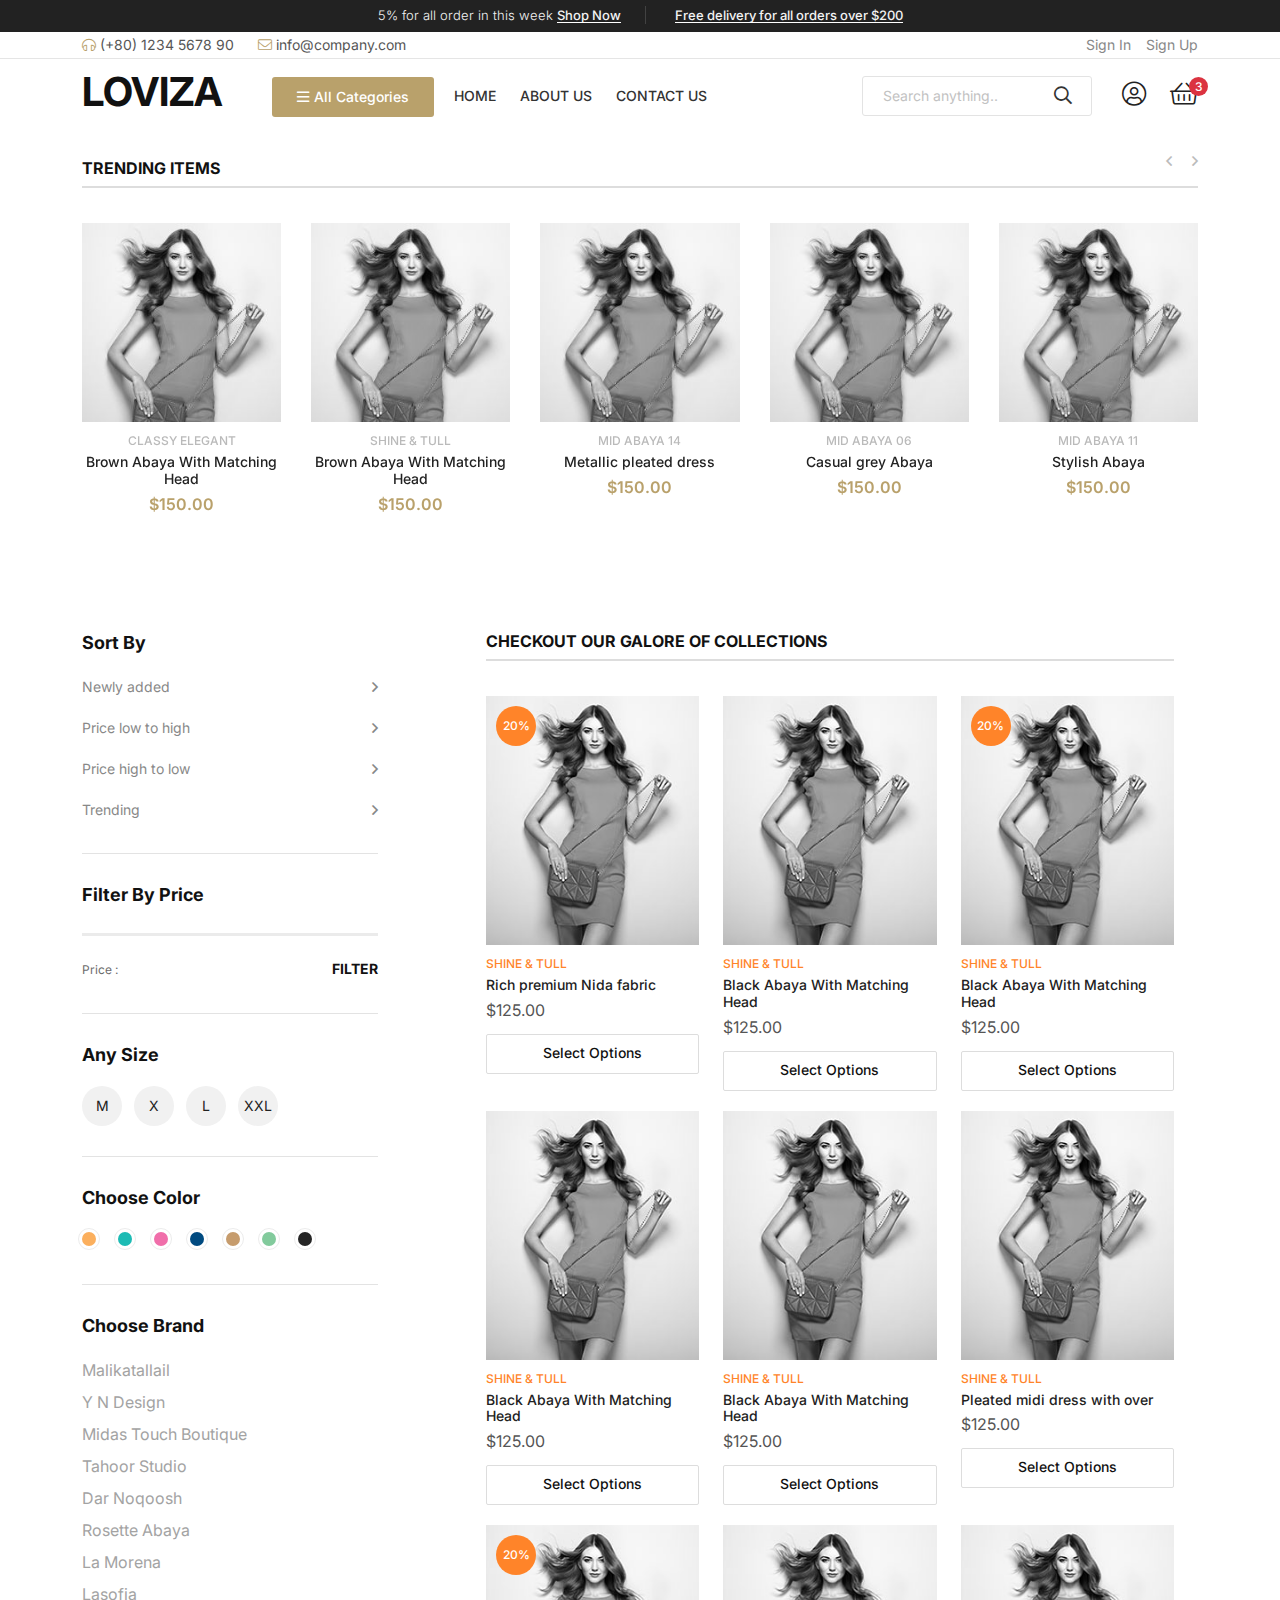
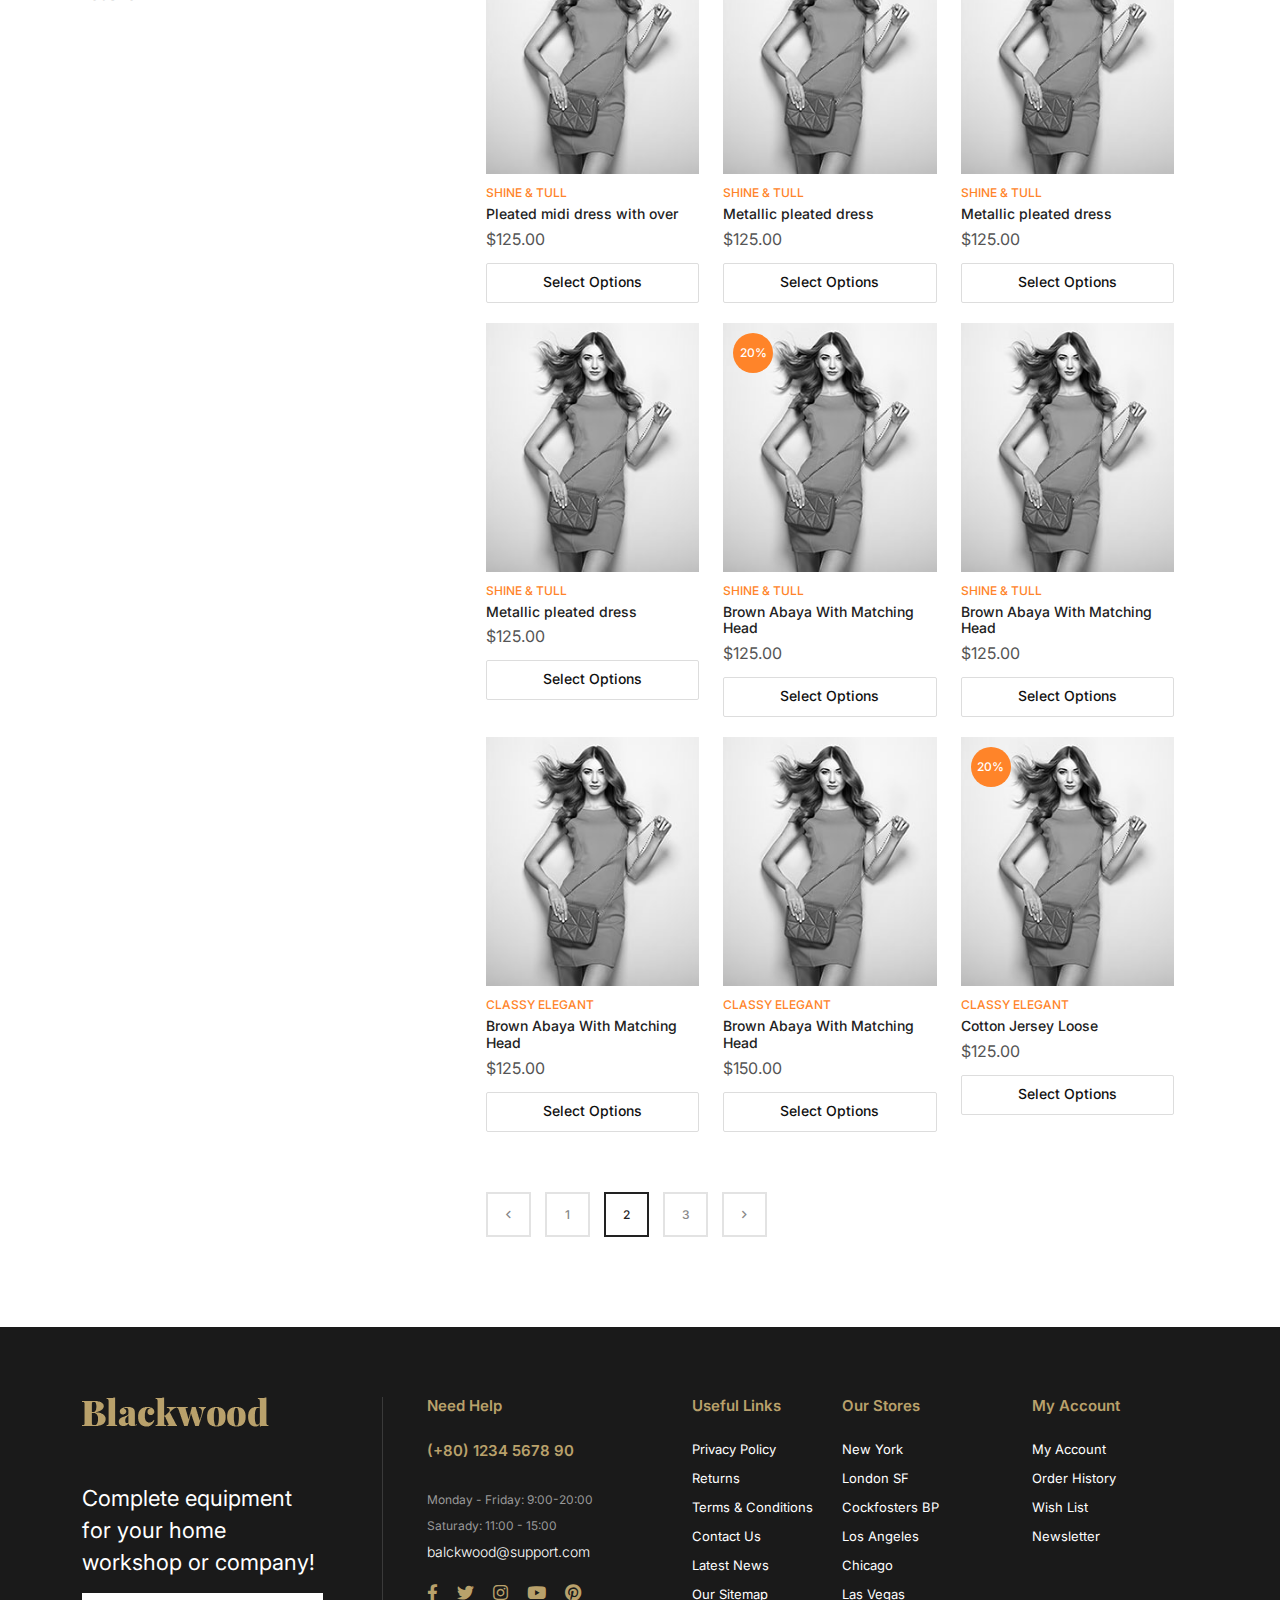
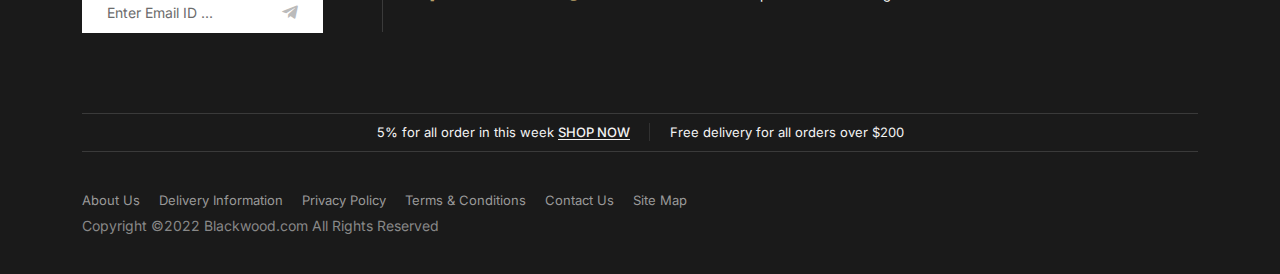
<file: combine.html>
<!doctype html>
<html class="no-js" lang="zxx">
   <head>
      <meta charset="utf-8">
      <meta http-equiv="x-ua-compatible" content="ie=edge">
      <title>LOVIZA</title>
      <meta name="description" content="">
      <meta name="viewport" content="width=device-width, initial-scale=1">
      <!-- Place favicon.ico in the root directory -->
      <link rel="shortcut icon" type="image/x-icon" href="assets/img/favicon.png">
      <!-- CSS here -->
      <link rel="stylesheet" href="assets/css/preloader.css">
      <link rel="stylesheet" href="assets/css/bootstrap.css">
      <link rel="stylesheet" href="assets/css/meanmenu.css">
      <link rel="stylesheet" href="assets/css/animate.css">
      <link rel="stylesheet" href="assets/css/owl-carousel.css">
      <link rel="stylesheet" href="assets/css/swiper-bundle.css">
      <link rel="stylesheet" href="assets/css/backtotop.css">
      <link rel="stylesheet" href="assets/css/magnific-popup.css">
      <link rel="stylesheet" href="assets/css/nice-select.css">
      <link rel="stylesheet" href="assets/css/font-awesome-pro.css">
      <link rel="stylesheet" href="assets/flaticon/flaticon.css">
      <link rel="stylesheet" href="assets/css/default.css">
      <link rel="stylesheet" href="assets/css/style.css">
   </head>
   <body>
      <!--[if lte IE 9]>
      <p class="browserupgrade">You are using an <strong>outdated</strong> browser. Please <a href="https://browsehappy.com/">upgrade your browser</a> to improve your experience and security.</p>
      <![endif]-->

        <!-- prealoder area start -->
        <div id="loading">
            <div id="loading-center">
                <div id="loading-center-absolute">
                    <div class="object" id="first_object"></div>
                    <div class="object" id="second_object"></div>
                    <div class="object" id="third_object"></div>
                </div>
            </div>      
        </div>
        <!-- prealoder area end -->

        <!-- back to top start -->
        <div class="progress-wrap">
            <svg class="progress-circle svg-content" width="100%" height="100%" viewBox="-1 -1 102 102">
                <path d="M50,1 a49,49 0 0,1 0,98 a49,49 0 0,1 0,-98" />
            </svg>
        </div>
        <!-- back to top end -->

        <!-- header area start -->
        <header>
            <div class="header__area">
                <div class="header__top black-bg d-none d-md-block">
                    <div class="container">
                        <div class="row">
                            <div class="col-xxl-12">
                                <div class="header__top-info text-center">
                                    <ul>
                                        <li>
                                            <p>5% for all order in this week <a href="shop.html">Shop Now</a></p>
                                        </li>
                                        <li>
                                            <p><a>Free delivery for all orders over <span>$200</span></a></p>
                                        </li>
                                    </ul>
                                </div>
                            </div>
                        </div>
                    </div>
                </div>
                <div class="header__middle header__border d-none d-md-block">
                    <div class="container">
                        <div class="row align-items-center">
                            <div class="col-xxl-6 col-xl-6 col-lg-8 col-md-8">
                                <div class="header__social">
                                    <ul>
                                        <li><a href="tel:1234-5678-90"><i class="fal fa-headphones"></i> (+80) 1234 5678 90</a></li>
                                        <li><a href="mailto:info@company.com"><i class="fal fa-envelope"></i> info@company.com</a></li>
                                    </ul>
                                </div>
                            </div>
                            <div class="col-xxl-6 col-xl-6 col-lg-4 col-md-4">
                                <div class="header__middle-right d-flex align-items-center justify-content-end">
                                    <!--<div class="main-menu main-menu-border main-menu-4">
                                        <nav id="mobile-menu">
                                            <ul>
                                                <li class="active"><a href="index.html">Home</a></li>
                                                
                                                <li class="has-dropdown">
                                                    <a href="about.html">Pages</a>
                                                    <ul class="submenu">
                                                        <li>
                                                            <a href="about.html">About Us</a>
                                                        </li>
                                                        
                                                        <li>
                                                            <a href="sign-in.html">Sign In</a>
                                                        </li>
                                                        <li>
                                                            <a href="sign-up.html">Sign Up</a>
                                                        </li>
                                                        <li>
                                                            <a href="contact.html">Contact Us</a>
                                                        </li>
                                                    </ul>
                                                </li>
                                            </ul>
                                        </nav>
                                    </div>-->
                                    <div class="header__select d-flex align-items-center">
                                        <div class="header__lang header__select-item mr-15">
                                          <!--  <select>
                                                <option>EN</option>
                                                <option>BN</option>
                                                <option>IN</option>
                                                <option>CH</option>
                                                <option>AM</option>
                                            </select>-->
                                            <a href="sign-in.html">Sign In</a>
                                        </div>
                                        
                                        <div class="header__currency header__select-item">
                                           <!-- <select>
                                                <option>USD</option>
                                                <option>Euro</option>
                                                <option>Yen</option>
                                                <option>Rupee</option>
                                                <option>Sterlin</option>
                                            </select>-->
                                            <a href="sign-up.html">Sign Up</a>
                                        </div>
                                    </div>
                                </div>
                            </div>
                        </div>
                    </div>
                </div>
                <div class="header__bottom">
                    <div class="container">
                        <div class="row align-items-center">
                            <div class="col-xxl-2 col-xl-2 col-lg-3 col-6">
                                <div class="logo">
                                    <!-- <a href="index.html">
                                        <img src="assets/img/logo/logo.png" alt="">
                                    </a> -->
                                    <h1>LOVIZA</h1>
                                </div>
                            </div>
                            <div class="col-xxl-6 col-xl-6 col-lg-8 d-none d-lg-block">
                                <div class="category__menu d-flex align-items-center">
                                    <div class="category__btn mr-20">
                                        <button class="cat-btn" type="button"><i class="far fa-bars"></i>All Categories</button>
                                        <div class="side-submenu transition-3">
                                            <nav>
                                                <ul>
                                                    <li class="has-dropdown">
                                                        <a href="shop.html">
                                                            <i class="fal fa-headphones"></i>
                                                            All
                                                        </a>
                                                        <ul class="mega-menu" data-background="assets/img/bg/mega-bg.jpg">
                                                            <li><a href="shop.html">Shop Pages</a>
                                                                <ul class="mega-item">
                                                                    <li><a href="shop.html">Standard SHop Page</a></li>
                                                                    <li><a href="shop.html">Shop Right Sidebar</a></li>
                                                                    <li><a href="shop.html">Shop Left Sidebar</a></li>
                                                                    <li><a href="shop.html">Shop 3 Column</a></li>
                                                                    <li><a href="shop.html">Shop 4 Column</a></li>
                                                                </ul>
                                                            </li>
                                                            <li><a href="shop.html">Product Pages</a>
                                                                <ul class="mega-item">
                                                                    <li><a href="product-details.html">Product Details</a></li>
                                                                    <li><a href="product-details.html">Product V2</a></li>
                                                                    <li><a href="product-details.html">Product V3</a></li>
                                                                    <li><a href="product-details.html">Varriable Product</a></li>
                                                                    <li><a href="product-details.html">External Product</a></li>
                                                                </ul>
                                                            </li>
                                                            <li><a href="about.html">Other Pages</a>
                                                                <ul class="mega-item">
                                                                    <li><a href="wishlist.html">wishlist</a></li>
                                                                    <li><a href="cart.html">Shopping Cart</a></li>
                                                                    <li><a href="checkout.html">Checkout</a></li>
                                                                    <li><a href="contact.html">Login</a></li>
                                                                    <li><a href="contact.html">Register</a></li>
                                                                </ul>
                                                            </li>
                                                            <li><a href="shop.html">Phone & Tablets</a>
                                                                <ul class="mega-item">
                                                                    <li><a href="shop.html">Catagory 1</a></li>
                                                                    <li><a href="shop.html">Catagory 2</a></li>
                                                                    <li><a href="shop.html">Catagory 3</a></li>
                                                                    <li><a href="shop.html">Catagory 4</a></li>
                                                                </ul>
                                                            </li>
                                                            <li><a href="shop.html">Phone & Tablets</a>
                                                                <ul class="mega-item">
                                                                    <li><a href="shop.html">Catagory 1</a></li>
                                                                    <li><a href="shop.html">Catagory 2</a></li>
                                                                    <li><a href="shop.html">Catagory 3</a></li>
                                                                    <li><a href="shop.html">Catagory 4</a></li>
                                                                </ul>
                                                            </li>
                                                        </ul>
                                                    </li>
                                                    <li class="has-dropdown">
                                                        <a href="shop.html">
                                                            <i class="fal fa-alarm-clock"></i>
                                                            ABAYA SETS
                                                        </a>
                                                        <ul class="submenu">
                                                            <li><a href="index.html">Home Electronics</a></li>
                                                            <li><a href="index-2.html">Home Furniture</a></li>
                                                            <li><a href="index-3.html">Home Fashion</a></li>
                                                            <li><a href="index.html">Home Organic</a></li>
                                                        </ul>
                                                    </li>
                                                    <li>
                                                    <a href="product-details.html"><i class="fal fa-tv"></i>KAFTANS</a>
                                                    </li>
                                                    <li>
                                                    <a href="product-details.html">
                                                        <i class="fal fa-gamepad-alt"></i>
                                                        READY TO WEAR
                                                        </a>
                                                    </li>
                                                    <li>
                                                    <a href="product-details.html">
                                                        <i class="fal fa-tshirt"></i>
                                                        MUKHAWAR
                                                        </a>
                                                    </li>
                                                    <li>
                                                    <a href="product-details.html">
                                                        <i class="fal fa-camera"></i>
                                                        TRAVEL WEAR
                                                        </a>
                                                    </li>
                                                    <li>
                                                    <a href="product-details.html">
                                                        <i class="fal fa-home"></i>
                                                        DRESSES
                                                        </a>
                                                    </li>
                                                    
                                                    <li>
                                                    <a href="product-details.html">
                                                        <i class="fal fa-axe"></i>
                                                        NIGHT DRESS
                                                        </a>
                                                    </li>
                                                    <li>
                                                    <a href="product-details.html">
                                                        <i class="fal fa-truck"></i>
                                                        Swimming
                                                        </a>
                                                    </li>
                                                </ul>
                                            </nav>
                                        </div>
                                    </div>
                                    <nav>
                                        <ul>
                                            <li>
                                                <a href="product-details.html">HOME</a>
                                            </li>
                                            
                                            <li>
                                                <a href="product-details.html">ABOUT US</a>
                                            </li>
                                            <li>
                                                <a href="product-details.html">CONTACT US</a>
                                            </li>
                                            
                                        </ul>
                                    </nav>
                                     
                                </div>
                            </div>
                            <div class="col-xxl-4 col-xl-4 col-lg-1 col-6">
                                <div class="header__bottom-right-wrapper d-flex justify-content-end align-items-center">
                                    <div class="header__bottom-right d-none d-xl-flex align-items-center justify-content-end">
                                        <div class="header__search">
                                            <form action="#">
                                                <div class="header__search-input">
                                                    <input type="text" placeholder="Search anything..">
                                                    <button type="submit"><i class="far fa-search"></i></button>
                                                </div>
                                            </form>
                                        </div>
                                        <div class="header__action ml-30">
                                            <ul>
                                                <li>
                                                    <a href="sign-in.html"><i class="fal fa-user-circle"></i></a>
                                                </li>
                                                <li>
                                                    <a href="#" data-bs-toggle="modal" data-bs-target="#cartMiniModal">
                                                        <i class="fal fa-shopping-basket"></i>
                                                        <span class="cart-count">3</span>
                                                    </a>
                                                </li>
                                            </ul>
                                        </div>
                                    </div>
                                    <div class="header-bar ml-20 d-xl-none">
                                        <button type="button" class="header-bar-btn" data-bs-toggle="modal" data-bs-target="#offCanvasModal">
                                            <span></span>
                                            <span></span>
                                            <span></span>
                                        </button>
                                    </div>
                                </div>
                            </div>
                        </div>
                    </div>
                </div>
            </div>
        </header>
        <!-- header area end -->

        <!-- cart mini area start -->
        <div class="cartmini__area">
            <div class="modal fade" id="cartMiniModal" tabindex="-1" aria-labelledby="cartMiniModal" aria-hidden="true">
                <div class="modal-dialog">
                <div class="modal-content">
                    <div class="cartmini__wrapper">
                        <div class="cartmini__top d-flex align-items-center justify-content-between">
                            <h4>Your Cart</h4>
                            <div class="cartminit__close">
                                <button type="button" data-bs-dismiss="modal" data-bs-target="#cartMiniModal" class="cartmini__close-btn"> <i class="fal fa-times"></i></button>
                            </div>
                        </div>
                        <div class="cartmini__list">
                            <ul>
                                <li class="cartmini__item p-relative d-flex align-items-start">
                                    <div class="cartmini__thumb mr-15">
                                        <a href="product-details.html">
                                            <img src="assets/img/products/product-1.jpg" alt="">
                                        </a>
                                    </div>
                                    <div class="cartmini__content">
                                        <h3 class="cartmini__title">
                                            <a href="product-details.html">Form Armchair Walnut Base</a>
                                        </h3>
                                        <span class="cartmini__price">
                                            <span class="price">1 × $70.00</span>
                                        </span>
                                    </div>
                                    <a href="#" class="cartmini__remove">
                                        <i class="fal fa-times"></i>
                                    </a>
                                </li>
                                <li class="cartmini__item p-relative d-flex align-items-start">
                                    <div class="cartmini__thumb mr-15">
                                        <a href="product-details.html">
                                            <img src="assets/img/products/product-2.jpg" alt="">
                                        </a>
                                    </div>
                                    <div class="cartmini__content">
                                        <h3 class="cartmini__title">
                                            <a href="product-details.html">Form Armchair Simon Legald</a>
                                        </h3>
                                        <span class="cartmini__price">
                                            <span class="price">1 × $95.99</span>
                                        </span>
                                    </div>
                                    <a href="#" class="cartmini__remove">
                                        <i class="fal fa-times"></i>
                                    </a>
                                </li>
                                <li class="cartmini__item p-relative d-flex align-items-start">
                                    <div class="cartmini__thumb mr-15">
                                        <a href="product-details.html">
                                            <img src="assets/img/products/product-3.jpg" alt="">
                                        </a>
                                    </div>
                                    <div class="cartmini__content">
                                        <h3 class="cartmini__title">
                                            <a href="product-details.html">Antique Chinese Armchairs</a>
                                        </h3>
                                        <span class="cartmini__price">
                                            <span class="price">1 × $120.00</span>
                                        </span>
                                    </div>
                                    <a href="#" class="cartmini__remove">
                                        <i class="fal fa-times"></i>
                                    </a>
                                </li>
                            </ul>
                        </div>
                        <div class="cartmini__total d-flex align-items-center justify-content-between">
                            <h5>Total</h5>
                            <span>$180.00</span>
                        </div>
                        <div class="cartmini__bottom">
                            <a href="cart.html" class="b-btn w-100 mb-20">view cart</a>
                            <a href="checkout.html" class="b-btn-2 w-100">checkout</a>
                        </div>
                    </div>
                </div>
                </div>
            </div>
        </div>
        <!-- cart mini area end -->
        <div class="body-overlay"></div>
        <!-- cart mini area end -->

        <!-- sidebar area start -->
        <section class="offcanvas__area">
            <div class="modal fade" id="offCanvasModal" tabindex="-1" aria-labelledby="offCanvasModal" aria-hidden="true">
                <div class="modal-dialog">
                    <div class="modal-content">
                        <div class="offcanvas__wrapper">
                            <div class="offcanvas__top d-flex align-items-center mb-60 justify-content-between">
                                <div class="logo">
                                    <a href="index.html">
                                    <img src="assets/img/logo/logo.png" alt="logo">
                                    </a>
                                </div>
                                <div class="offcanvas__close">
                                    <button class="offcanvas__close-btn" data-bs-dismiss="modal" data-bs-target="#offCanvasModal">
                                        <svg viewBox="0 0 22 22">
                                            <path d="M12.41,11l5.29-5.29c0.39-0.39,0.39-1.02,0-1.41s-1.02-0.39-1.41,0L11,9.59L5.71,4.29c-0.39-0.39-1.02-0.39-1.41,0
                                            s-0.39,1.02,0,1.41L9.59,11l-5.29,5.29c-0.39,0.39-0.39,1.02,0,1.41C4.49,17.9,4.74,18,5,18s0.51-0.1,0.71-0.29L11,12.41l5.29,5.29
                                            C16.49,17.9,16.74,18,17,18s0.51-0.1,0.71-0.29c0.39-0.39,0.39-1.02,0-1.41L12.41,11z"/>
                                        </svg>
                                    </button>
                                </div>
                            </div>
                            <div class="sidebar__search mb-25">
                                <form action="#">
                                   <input type="text" placeholder="What are you searching for?">
                                   <button type="submit"><i class="far fa-search"></i></button>
                                </form>
                             </div>
                            <div class="offcanvas__content p-relative z-index-1">
                                <div class="canvas__menu">
                                    <div class="mobile-menu fix"></div>
                                </div>
                                <div class="offcanvas__action mt-40 mb-15">
                                    <a href="contact.html">Login</a>
                                    <a href="wishlist.html" class="has-tag">
                                        <svg viewBox="0 0 22 22">
                                            <path d="M20.26,11.3c2.31-2.36,2.31-6.18-0.02-8.53C19.11,1.63,17.6,1,16,1c0,0,0,0,0,0c-1.57,0-3.05,0.61-4.18,1.71c0,0,0,0,0,0
                                            L11,3.41l-0.81-0.69c0,0,0,0,0,0C9.06,1.61,7.58,1,6,1C4.4,1,2.89,1.63,1.75,2.77c-2.33,2.35-2.33,6.17-0.02,8.53
                                            c0,0,0,0.01,0.01,0.01l0.01,0.01c0,0,0,0,0,0c0,0,0,0,0,0L11,20.94l9.25-9.62c0,0,0,0,0,0c0,0,0,0,0,0L20.26,11.3
                                            C20.26,11.31,20.26,11.3,20.26,11.3z M3.19,9.92C3.18,9.92,3.18,9.92,3.19,9.92C3.18,9.92,3.18,9.91,3.18,9.91
                                            c-1.57-1.58-1.57-4.15,0-5.73C3.93,3.42,4.93,3,6,3c1.07,0,2.07,0.42,2.83,1.18C8.84,4.19,8.85,4.2,8.86,4.21
                                            c0.01,0.01,0.01,0.02,0.03,0.03l1.46,1.25c0.07,0.06,0.14,0.09,0.22,0.13c0.01,0,0.01,0.01,0.02,0.01c0.13,0.06,0.27,0.1,0.41,0.1
                                            c0.08,0,0.16-0.03,0.25-0.05c0.03-0.01,0.07-0.01,0.1-0.02c0.07-0.03,0.13-0.07,0.2-0.11c0.03-0.02,0.07-0.03,0.1-0.06l1.46-1.24
                                            c0.01-0.01,0.02-0.02,0.03-0.03c0.01-0.01,0.03-0.01,0.04-0.02C13.93,3.42,14.93,3,16,3c0,0,0,0,0,0c1.07,0,2.07,0.42,2.83,1.18
                                            c1.56,1.58,1.56,4.15,0,5.73c0,0,0,0.01-0.01,0.01c0,0,0,0,0,0L11,18.06L3.19,9.92z"/>
                                        </svg>
                                        <span class="tag">2</span>
                                    </a>
                                    <a href="cart.html" class="has-tag">
                                        <i class="far fa-shopping-bag"></i>
                                        <span class="tag">3</span>
                                    </a>
                                    <div class="header__select header__select-d d-flex align-items-center mt-10">
                                        <div class="header__lang header__select-item mr-15">
                                            <select>
                                                <option>EN</option>
                                                <option>BN</option>
                                                <option>IN</option>
                                                <option>CH</option>
                                                <option>AM</option>
                                            </select><div class="nice-select" tabindex="0"><span class="current">EN</span><ul class="list list-2"><li data-value="EN" class="option selected focus">EN</li><li data-value="BN" class="option">BN</li><li data-value="IN" class="option">IN</li><li data-value="CH" class="option">CH</li><li data-value="AM" class="option">AM</li></ul></div>
                                        </div>
                                        <div class="header__currency header__select-item">
                                            <select>
                                                <option>USD</option>
                                                <option>Euro</option>
                                                <option>Yen</option>
                                                <option>Rupee</option>
                                                <option>Sterlin</option>
                                            </select><div class="nice-select" tabindex="0"><span class="current">USD</span><ul class="list list-2"><li data-value="USD" class="option selected focus">USD</li><li data-value="Euro" class="option">Euro</li><li data-value="Yen" class="option">Yen</li><li data-value="Rupee" class="option">Rupee</li><li data-value="Sterlin" class="option">Sterlin</li></ul></div>
                                        </div>
                                    </div>
                                </div>
                                <div class="offcanvas__social mt-15">
                                    <ul>
                                        <li>
                                            <a href="#"><i class="fab fa-facebook-f"></i></a>
                                        </li>
                                        <li>
                                            <a href="#"><i class="fab fa-twitter"></i></a>
                                        </li>
                                        <li>
                                            <a href="#"><i class="fab fa-instagram"></i></a>
                                        </li>
                                        <li>
                                            <a href="#"><i class="fab fa-google-plus-g"></i></a>
                                        </li>
                                        <li>
                                            <a href="#"><i class="fab fa-linkedin-in"></i></a>
                                        </li>
                                    </ul>
                                </div>
                            </div>
                        </div>
                    </div>
                </div>
            </div>
            
        </section>
        <!-- sidebar area end -->

        <main>
            <br>
            <!-- product trending area start -->
            <section class="product__area-trending pb-85">
                <div class="container">
                    <div class="row">
                        <div class="col-xxl-12">
                            <div class="product__item-wrapper">
                                <div class="product__top section__title-line d-sm-flex align-items-start mb-35">
                                    <div class="section__title-wrapper mr-30">
                                        <h5 class="section__title1">TRENDING ITEMS</h5>
                                    </div>
                                    
                                </div>
                            </div>
                        </div>
                    </div>
                    <div class="row">
                        <div class="col-xxl-12">
                            <div class="product__tab-content">
                                <div class="tab-content" id="myTab2Content">
                                    <div class="tab-pane fade show active" id="new-3" role="tabpanel" aria-labelledby="new-3-tab">
                                        <div class="product__item-trending-slider common-nav owl-carousel">
                                            <div class="product__item mb-20">
                                                <div class="product__thumb w-img fix">
                                                    <a href="product-details.html">
                                                        <img src="assets/img/products/product-1.jpg" alt="">
                                                    </a>
                                                    <div class="product__action transition-3">
                                                        <ul>
                                                            <li>
                                                                <a href="#">
                                                                    <svg viewBox="0 0 22 22">
                                                                        <g>
                                                                        <path d="M18,19H6c-0.5,0-0.92-0.37-0.99-0.86L3.13,5H1C0.45,5,0,4.55,0,4s0.45-1,1-1h3c0.5,0,0.92,0.37,0.99,0.86L6.87,17h10.39
                                                                        l2.4-8H11c-0.55,0-1-0.45-1-1s0.45-1,1-1h10c0.32,0,0.61,0.15,0.8,0.4c0.19,0.25,0.25,0.58,0.16,0.88l-3,10
                                                                        C18.83,18.71,18.44,19,18,19z"/>
                                                                        </g>
                                                                    </svg>
                                                                </a>
                                                            </li>
                                                            <li>
                                                                <a href="#">
                                                                    <svg viewBox="0 0 22 22">
                                                                        <path d="M20.26,11.3c2.31-2.36,2.31-6.18-0.02-8.53C19.11,1.63,17.6,1,16,1c0,0,0,0,0,0c-1.57,0-3.05,0.61-4.18,1.71c0,0,0,0,0,0
                                                                        L11,3.41l-0.81-0.69c0,0,0,0,0,0C9.06,1.61,7.58,1,6,1C4.4,1,2.89,1.63,1.75,2.77c-2.33,2.35-2.33,6.17-0.02,8.53
                                                                        c0,0,0,0.01,0.01,0.01l0.01,0.01c0,0,0,0,0,0c0,0,0,0,0,0L11,20.94l9.25-9.62c0,0,0,0,0,0c0,0,0,0,0,0L20.26,11.3
                                                                        C20.26,11.31,20.26,11.3,20.26,11.3z M3.19,9.92C3.18,9.92,3.18,9.92,3.19,9.92C3.18,9.92,3.18,9.91,3.18,9.91
                                                                        c-1.57-1.58-1.57-4.15,0-5.73C3.93,3.42,4.93,3,6,3c1.07,0,2.07,0.42,2.83,1.18C8.84,4.19,8.85,4.2,8.86,4.21
                                                                        c0.01,0.01,0.01,0.02,0.03,0.03l1.46,1.25c0.07,0.06,0.14,0.09,0.22,0.13c0.01,0,0.01,0.01,0.02,0.01c0.13,0.06,0.27,0.1,0.41,0.1
                                                                        c0.08,0,0.16-0.03,0.25-0.05c0.03-0.01,0.07-0.01,0.1-0.02c0.07-0.03,0.13-0.07,0.2-0.11c0.03-0.02,0.07-0.03,0.1-0.06l1.46-1.24
                                                                        c0.01-0.01,0.02-0.02,0.03-0.03c0.01-0.01,0.03-0.01,0.04-0.02C13.93,3.42,14.93,3,16,3c0,0,0,0,0,0c1.07,0,2.07,0.42,2.83,1.18
                                                                        c1.56,1.58,1.56,4.15,0,5.73c0,0,0,0.01-0.01,0.01c0,0,0,0,0,0L11,18.06L3.19,9.92z"/>
                                                                    </svg>
                                                                </a>
                                                            </li>
                                                            <li>
                                                                <a href="javascript:void(0)" data-bs-toggle="modal" data-bs-target="#productModalId">
                                                                    <svg viewBox="0 0 22 22">
                                                                        <path d="M11,19c-6.53,0-10.42-7.23-10.58-7.53L0.17,11l0.25-0.47C0.58,10.23,4.47,3,11,3s10.42,7.23,10.58,7.53L21.83,11l-0.25,0.47
                                                                        C21.42,11.77,17.53,19,11,19z M2.46,11c0.92,1.49,4.08,6,8.54,6c4.48,0,7.63-4.51,8.54-6C18.62,9.52,15.46,5,11,5
                                                                        C6.52,5,3.37,9.51,2.46,11z M11,15c-2.21,0-4-1.79-4-4s1.79-4,4-4s4,1.79,4,4S13.21,15,11,15z M11,9c-1.1,0-2,0.9-2,2s0.9,2,2,2
                                                                        s2-0.9,2-2S12.1,9,11,9z"/>
                                                                    </svg>
                                                                </a>
                                                            </li>
                                                        </ul>
                                                    </div>  
                                                </div>
                                                <div class="product__content text-center">
                                                    <div class="product__tag">
                                                        <span>
                                                            <a href="#">CLASSY ELEGANT</a>
                                                        </span>
                                                    </div>
                                                    <h3 class="product__title">
                                                        <a href="product-details.html">Brown Abaya With Matching Head</a>
                                                    </h3>
                                                    <div class="product__price">
                                                        <span class="price">$150.00</span>
                                                    </div>
                                                </div>
                                            </div>
                                            <div class="product__item mb-20">
                                                <div class="product__thumb w-img fix">
                                                    <a href="product-details.html">
                                                        <img src="assets/img/products/product-14.jpg" alt="">
                                                    </a>
                                                    <div class="product__action transition-3">
                                                        <ul>
                                                            <li>
                                                                <a href="#">
                                                                    <svg viewBox="0 0 22 22">
                                                                        <g>
                                                                        <path d="M18,19H6c-0.5,0-0.92-0.37-0.99-0.86L3.13,5H1C0.45,5,0,4.55,0,4s0.45-1,1-1h3c0.5,0,0.92,0.37,0.99,0.86L6.87,17h10.39
                                                                        l2.4-8H11c-0.55,0-1-0.45-1-1s0.45-1,1-1h10c0.32,0,0.61,0.15,0.8,0.4c0.19,0.25,0.25,0.58,0.16,0.88l-3,10
                                                                        C18.83,18.71,18.44,19,18,19z"/>
                                                                        </g>
                                                                    </svg>
                                                                </a>
                                                            </li>
                                                            <li>
                                                                <a href="#">
                                                                    <svg viewBox="0 0 22 22">
                                                                        <path d="M20.26,11.3c2.31-2.36,2.31-6.18-0.02-8.53C19.11,1.63,17.6,1,16,1c0,0,0,0,0,0c-1.57,0-3.05,0.61-4.18,1.71c0,0,0,0,0,0
                                                                        L11,3.41l-0.81-0.69c0,0,0,0,0,0C9.06,1.61,7.58,1,6,1C4.4,1,2.89,1.63,1.75,2.77c-2.33,2.35-2.33,6.17-0.02,8.53
                                                                        c0,0,0,0.01,0.01,0.01l0.01,0.01c0,0,0,0,0,0c0,0,0,0,0,0L11,20.94l9.25-9.62c0,0,0,0,0,0c0,0,0,0,0,0L20.26,11.3
                                                                        C20.26,11.31,20.26,11.3,20.26,11.3z M3.19,9.92C3.18,9.92,3.18,9.92,3.19,9.92C3.18,9.92,3.18,9.91,3.18,9.91
                                                                        c-1.57-1.58-1.57-4.15,0-5.73C3.93,3.42,4.93,3,6,3c1.07,0,2.07,0.42,2.83,1.18C8.84,4.19,8.85,4.2,8.86,4.21
                                                                        c0.01,0.01,0.01,0.02,0.03,0.03l1.46,1.25c0.07,0.06,0.14,0.09,0.22,0.13c0.01,0,0.01,0.01,0.02,0.01c0.13,0.06,0.27,0.1,0.41,0.1
                                                                        c0.08,0,0.16-0.03,0.25-0.05c0.03-0.01,0.07-0.01,0.1-0.02c0.07-0.03,0.13-0.07,0.2-0.11c0.03-0.02,0.07-0.03,0.1-0.06l1.46-1.24
                                                                        c0.01-0.01,0.02-0.02,0.03-0.03c0.01-0.01,0.03-0.01,0.04-0.02C13.93,3.42,14.93,3,16,3c0,0,0,0,0,0c1.07,0,2.07,0.42,2.83,1.18
                                                                        c1.56,1.58,1.56,4.15,0,5.73c0,0,0,0.01-0.01,0.01c0,0,0,0,0,0L11,18.06L3.19,9.92z"/>
                                                                    </svg>
                                                                </a>
                                                            </li>
                                                            <li>
                                                                <a href="javascript:void(0)" data-bs-toggle="modal" data-bs-target="#productModalId">
                                                                    <svg viewBox="0 0 22 22">
                                                                        <path d="M11,19c-6.53,0-10.42-7.23-10.58-7.53L0.17,11l0.25-0.47C0.58,10.23,4.47,3,11,3s10.42,7.23,10.58,7.53L21.83,11l-0.25,0.47
                                                                        C21.42,11.77,17.53,19,11,19z M2.46,11c0.92,1.49,4.08,6,8.54,6c4.48,0,7.63-4.51,8.54-6C18.62,9.52,15.46,5,11,5
                                                                        C6.52,5,3.37,9.51,2.46,11z M11,15c-2.21,0-4-1.79-4-4s1.79-4,4-4s4,1.79,4,4S13.21,15,11,15z M11,9c-1.1,0-2,0.9-2,2s0.9,2,2,2
                                                                        s2-0.9,2-2S12.1,9,11,9z"/>
                                                                    </svg>
                                                                </a>
                                                            </li>
                                                        </ul>
                                                    </div>  
                                                </div>
                                                <div class="product__content text-center">
                                                    <div class="product__tag">
                                                        <span>
                                                            <a href="#">SHINE & TULL</a>
                                                        </span>
                                                    </div>
                                                    <h3 class="product__title">
                                                        <a href="product-details.html">Brown Abaya With Matching Head</a>
                                                    </h3>
                                                    <div class="product__price">
                                                        <span class="price">$150.00</span>
                                                    </div>
                                                </div>
                                            </div>
                                            <div class="product__item mb-20">
                                                <div class="product__thumb w-img fix">
                                                    <a href="product-details.html">
                                                        <img src="assets/img/products/product-15.jpg" alt="">
                                                    </a>
                                                    <div class="product__action transition-3">
                                                        <ul>
                                                        <li>
                                                            <a href="#">
                                                                <svg viewBox="0 0 22 22">
                                                                    <g>
                                                                    <path d="M18,19H6c-0.5,0-0.92-0.37-0.99-0.86L3.13,5H1C0.45,5,0,4.55,0,4s0.45-1,1-1h3c0.5,0,0.92,0.37,0.99,0.86L6.87,17h10.39
                                                                    l2.4-8H11c-0.55,0-1-0.45-1-1s0.45-1,1-1h10c0.32,0,0.61,0.15,0.8,0.4c0.19,0.25,0.25,0.58,0.16,0.88l-3,10
                                                                    C18.83,18.71,18.44,19,18,19z"/>
                                                                    </g>
                                                                </svg>
                                                            </a>
                                                        </li>
                                                        <li>
                                                            <a href="#">
                                                                <svg viewBox="0 0 22 22">
                                                                    <path d="M20.26,11.3c2.31-2.36,2.31-6.18-0.02-8.53C19.11,1.63,17.6,1,16,1c0,0,0,0,0,0c-1.57,0-3.05,0.61-4.18,1.71c0,0,0,0,0,0
                                                                    L11,3.41l-0.81-0.69c0,0,0,0,0,0C9.06,1.61,7.58,1,6,1C4.4,1,2.89,1.63,1.75,2.77c-2.33,2.35-2.33,6.17-0.02,8.53
                                                                    c0,0,0,0.01,0.01,0.01l0.01,0.01c0,0,0,0,0,0c0,0,0,0,0,0L11,20.94l9.25-9.62c0,0,0,0,0,0c0,0,0,0,0,0L20.26,11.3
                                                                    C20.26,11.31,20.26,11.3,20.26,11.3z M3.19,9.92C3.18,9.92,3.18,9.92,3.19,9.92C3.18,9.92,3.18,9.91,3.18,9.91
                                                                    c-1.57-1.58-1.57-4.15,0-5.73C3.93,3.42,4.93,3,6,3c1.07,0,2.07,0.42,2.83,1.18C8.84,4.19,8.85,4.2,8.86,4.21
                                                                    c0.01,0.01,0.01,0.02,0.03,0.03l1.46,1.25c0.07,0.06,0.14,0.09,0.22,0.13c0.01,0,0.01,0.01,0.02,0.01c0.13,0.06,0.27,0.1,0.41,0.1
                                                                    c0.08,0,0.16-0.03,0.25-0.05c0.03-0.01,0.07-0.01,0.1-0.02c0.07-0.03,0.13-0.07,0.2-0.11c0.03-0.02,0.07-0.03,0.1-0.06l1.46-1.24
                                                                    c0.01-0.01,0.02-0.02,0.03-0.03c0.01-0.01,0.03-0.01,0.04-0.02C13.93,3.42,14.93,3,16,3c0,0,0,0,0,0c1.07,0,2.07,0.42,2.83,1.18
                                                                    c1.56,1.58,1.56,4.15,0,5.73c0,0,0,0.01-0.01,0.01c0,0,0,0,0,0L11,18.06L3.19,9.92z"/>
                                                                </svg>
                                                            </a>
                                                        </li>
                                                        <li>
                                                            <a href="javascript:void(0)" data-bs-toggle="modal" data-bs-target="#productModalId">
                                                                <svg viewBox="0 0 22 22">
                                                                    <path d="M11,19c-6.53,0-10.42-7.23-10.58-7.53L0.17,11l0.25-0.47C0.58,10.23,4.47,3,11,3s10.42,7.23,10.58,7.53L21.83,11l-0.25,0.47
                                                                    C21.42,11.77,17.53,19,11,19z M2.46,11c0.92,1.49,4.08,6,8.54,6c4.48,0,7.63-4.51,8.54-6C18.62,9.52,15.46,5,11,5
                                                                    C6.52,5,3.37,9.51,2.46,11z M11,15c-2.21,0-4-1.79-4-4s1.79-4,4-4s4,1.79,4,4S13.21,15,11,15z M11,9c-1.1,0-2,0.9-2,2s0.9,2,2,2
                                                                    s2-0.9,2-2S12.1,9,11,9z"/>
                                                                </svg>
                                                            </a>
                                                        </li>
                                                        </ul>
                                                    </div>  
                                                </div>
                                                <div class="product__content text-center">
                                                    <div class="product__tag">
                                                        <span>
                                                            <a href="#">MID ABAYA 14</a>
                                                        </span>
                                                    </div>
                                                    <h3 class="product__title">
                                                        <a href="product-details.html">Metallic pleated dress</a>
                                                    </h3>
                                                    <div class="product__price">
                                                        <span class="price">$150.00</span>
                                                    </div>
                                                </div>
                                            </div>
                                            <div class="product__item mb-20">
                                                <div class="product__thumb w-img fix">
                                                    <a href="product-details.html">
                                                        <img src="assets/img/products/product-16.jpg" alt="">
                                                    </a>
                                                    <div class="product__action transition-3">
                                                        <ul>
                                                        <li>
                                                            <a href="#">
                                                                <svg viewBox="0 0 22 22">
                                                                    <g>
                                                                    <path d="M18,19H6c-0.5,0-0.92-0.37-0.99-0.86L3.13,5H1C0.45,5,0,4.55,0,4s0.45-1,1-1h3c0.5,0,0.92,0.37,0.99,0.86L6.87,17h10.39
                                                                    l2.4-8H11c-0.55,0-1-0.45-1-1s0.45-1,1-1h10c0.32,0,0.61,0.15,0.8,0.4c0.19,0.25,0.25,0.58,0.16,0.88l-3,10
                                                                    C18.83,18.71,18.44,19,18,19z"/>
                                                                    </g>
                                                                </svg>
                                                            </a>
                                                        </li>
                                                        <li>
                                                            <a href="#">
                                                                <svg viewBox="0 0 22 22">
                                                                    <path d="M20.26,11.3c2.31-2.36,2.31-6.18-0.02-8.53C19.11,1.63,17.6,1,16,1c0,0,0,0,0,0c-1.57,0-3.05,0.61-4.18,1.71c0,0,0,0,0,0
                                                                    L11,3.41l-0.81-0.69c0,0,0,0,0,0C9.06,1.61,7.58,1,6,1C4.4,1,2.89,1.63,1.75,2.77c-2.33,2.35-2.33,6.17-0.02,8.53
                                                                    c0,0,0,0.01,0.01,0.01l0.01,0.01c0,0,0,0,0,0c0,0,0,0,0,0L11,20.94l9.25-9.62c0,0,0,0,0,0c0,0,0,0,0,0L20.26,11.3
                                                                    C20.26,11.31,20.26,11.3,20.26,11.3z M3.19,9.92C3.18,9.92,3.18,9.92,3.19,9.92C3.18,9.92,3.18,9.91,3.18,9.91
                                                                    c-1.57-1.58-1.57-4.15,0-5.73C3.93,3.42,4.93,3,6,3c1.07,0,2.07,0.42,2.83,1.18C8.84,4.19,8.85,4.2,8.86,4.21
                                                                    c0.01,0.01,0.01,0.02,0.03,0.03l1.46,1.25c0.07,0.06,0.14,0.09,0.22,0.13c0.01,0,0.01,0.01,0.02,0.01c0.13,0.06,0.27,0.1,0.41,0.1
                                                                    c0.08,0,0.16-0.03,0.25-0.05c0.03-0.01,0.07-0.01,0.1-0.02c0.07-0.03,0.13-0.07,0.2-0.11c0.03-0.02,0.07-0.03,0.1-0.06l1.46-1.24
                                                                    c0.01-0.01,0.02-0.02,0.03-0.03c0.01-0.01,0.03-0.01,0.04-0.02C13.93,3.42,14.93,3,16,3c0,0,0,0,0,0c1.07,0,2.07,0.42,2.83,1.18
                                                                    c1.56,1.58,1.56,4.15,0,5.73c0,0,0,0.01-0.01,0.01c0,0,0,0,0,0L11,18.06L3.19,9.92z"/>
                                                                </svg>
                                                            </a>
                                                        </li>
                                                        <li>
                                                            <a href="javascript:void(0)" data-bs-toggle="modal" data-bs-target="#productModalId">
                                                                <svg viewBox="0 0 22 22">
                                                                    <path d="M11,19c-6.53,0-10.42-7.23-10.58-7.53L0.17,11l0.25-0.47C0.58,10.23,4.47,3,11,3s10.42,7.23,10.58,7.53L21.83,11l-0.25,0.47
                                                                    C21.42,11.77,17.53,19,11,19z M2.46,11c0.92,1.49,4.08,6,8.54,6c4.48,0,7.63-4.51,8.54-6C18.62,9.52,15.46,5,11,5
                                                                    C6.52,5,3.37,9.51,2.46,11z M11,15c-2.21,0-4-1.79-4-4s1.79-4,4-4s4,1.79,4,4S13.21,15,11,15z M11,9c-1.1,0-2,0.9-2,2s0.9,2,2,2
                                                                    s2-0.9,2-2S12.1,9,11,9z"/>
                                                                </svg>
                                                            </a>
                                                        </li>
                                                        </ul>
                                                    </div>  
                                                </div>
                                                <div class="product__content text-center">
                                                    <div class="product__tag">
                                                        <span>
                                                            <a href="#">MID ABAYA 06</a>
                                                        </span>
                                                    </div>
                                                    <h3 class="product__title">
                                                        <a href="product-details.html">Casual grey Abaya</a>
                                                    </h3>
                                                    <div class="product__price">
                                                        <span class="price">$150.00</span>
                                                    </div>
                                                </div>
                                            </div>
                                            <div class="product__item mb-20">
                                                <div class="product__thumb w-img fix">
                                                    <a href="product-details.html">
                                                        <img src="assets/img/products/product-17.jpg" alt="">
                                                    </a>
                                                    <div class="product__action transition-3">
                                                        <ul>
                                                        <li>
                                                            <a href="#">
                                                                <svg viewBox="0 0 22 22">
                                                                    <g>
                                                                    <path d="M18,19H6c-0.5,0-0.92-0.37-0.99-0.86L3.13,5H1C0.45,5,0,4.55,0,4s0.45-1,1-1h3c0.5,0,0.92,0.37,0.99,0.86L6.87,17h10.39
                                                                    l2.4-8H11c-0.55,0-1-0.45-1-1s0.45-1,1-1h10c0.32,0,0.61,0.15,0.8,0.4c0.19,0.25,0.25,0.58,0.16,0.88l-3,10
                                                                    C18.83,18.71,18.44,19,18,19z"/>
                                                                    </g>
                                                                </svg>
                                                            </a>
                                                        </li>
                                                        <li>
                                                            <a href="#">
                                                                <svg viewBox="0 0 22 22">
                                                                    <path d="M20.26,11.3c2.31-2.36,2.31-6.18-0.02-8.53C19.11,1.63,17.6,1,16,1c0,0,0,0,0,0c-1.57,0-3.05,0.61-4.18,1.71c0,0,0,0,0,0
                                                                    L11,3.41l-0.81-0.69c0,0,0,0,0,0C9.06,1.61,7.58,1,6,1C4.4,1,2.89,1.63,1.75,2.77c-2.33,2.35-2.33,6.17-0.02,8.53
                                                                    c0,0,0,0.01,0.01,0.01l0.01,0.01c0,0,0,0,0,0c0,0,0,0,0,0L11,20.94l9.25-9.62c0,0,0,0,0,0c0,0,0,0,0,0L20.26,11.3
                                                                    C20.26,11.31,20.26,11.3,20.26,11.3z M3.19,9.92C3.18,9.92,3.18,9.92,3.19,9.92C3.18,9.92,3.18,9.91,3.18,9.91
                                                                    c-1.57-1.58-1.57-4.15,0-5.73C3.93,3.42,4.93,3,6,3c1.07,0,2.07,0.42,2.83,1.18C8.84,4.19,8.85,4.2,8.86,4.21
                                                                    c0.01,0.01,0.01,0.02,0.03,0.03l1.46,1.25c0.07,0.06,0.14,0.09,0.22,0.13c0.01,0,0.01,0.01,0.02,0.01c0.13,0.06,0.27,0.1,0.41,0.1
                                                                    c0.08,0,0.16-0.03,0.25-0.05c0.03-0.01,0.07-0.01,0.1-0.02c0.07-0.03,0.13-0.07,0.2-0.11c0.03-0.02,0.07-0.03,0.1-0.06l1.46-1.24
                                                                    c0.01-0.01,0.02-0.02,0.03-0.03c0.01-0.01,0.03-0.01,0.04-0.02C13.93,3.42,14.93,3,16,3c0,0,0,0,0,0c1.07,0,2.07,0.42,2.83,1.18
                                                                    c1.56,1.58,1.56,4.15,0,5.73c0,0,0,0.01-0.01,0.01c0,0,0,0,0,0L11,18.06L3.19,9.92z"/>
                                                                </svg>
                                                            </a>
                                                        </li>
                                                        <li>
                                                            <a href="javascript:void(0)" data-bs-toggle="modal" data-bs-target="#productModalId">
                                                                <svg viewBox="0 0 22 22">
                                                                    <path d="M11,19c-6.53,0-10.42-7.23-10.58-7.53L0.17,11l0.25-0.47C0.58,10.23,4.47,3,11,3s10.42,7.23,10.58,7.53L21.83,11l-0.25,0.47
                                                                    C21.42,11.77,17.53,19,11,19z M2.46,11c0.92,1.49,4.08,6,8.54,6c4.48,0,7.63-4.51,8.54-6C18.62,9.52,15.46,5,11,5
                                                                    C6.52,5,3.37,9.51,2.46,11z M11,15c-2.21,0-4-1.79-4-4s1.79-4,4-4s4,1.79,4,4S13.21,15,11,15z M11,9c-1.1,0-2,0.9-2,2s0.9,2,2,2
                                                                    s2-0.9,2-2S12.1,9,11,9z"/>
                                                                </svg>
                                                            </a>
                                                        </li>
                                                        </ul>
                                                    </div>  
                                                </div>
                                                <div class="product__content text-center">
                                                    <div class="product__tag">
                                                        <span>
                                                            <a href="#">MID ABAYA 11</a>
                                                        </span>
                                                    </div>
                                                    <h3 class="product__title">
                                                        <a href="product-details.html">Stylish Abaya</a>
                                                    </h3>
                                                    <div class="product__price">
                                                        <span class="price">$150.00</span>
                                                    </div>
                                                </div>
                                            </div>
                                            <div class="product__item mb-20">
                                                <div class="product__thumb w-img fix">
                                                    <a href="product-details.html">
                                                        <img src="assets/img/products/product-5.jpg" alt="">
                                                    </a>
                                                    <div class="product__action transition-3">
                                                        <ul>
                                                        <li>
                                                            <a href="#">
                                                                <svg viewBox="0 0 22 22">
                                                                    <g>
                                                                    <path d="M18,19H6c-0.5,0-0.92-0.37-0.99-0.86L3.13,5H1C0.45,5,0,4.55,0,4s0.45-1,1-1h3c0.5,0,0.92,0.37,0.99,0.86L6.87,17h10.39
                                                                    l2.4-8H11c-0.55,0-1-0.45-1-1s0.45-1,1-1h10c0.32,0,0.61,0.15,0.8,0.4c0.19,0.25,0.25,0.58,0.16,0.88l-3,10
                                                                    C18.83,18.71,18.44,19,18,19z"/>
                                                                    </g>
                                                                </svg>
                                                            </a>
                                                        </li>
                                                        <li>
                                                            <a href="#">
                                                                <svg viewBox="0 0 22 22">
                                                                    <path d="M20.26,11.3c2.31-2.36,2.31-6.18-0.02-8.53C19.11,1.63,17.6,1,16,1c0,0,0,0,0,0c-1.57,0-3.05,0.61-4.18,1.71c0,0,0,0,0,0
                                                                    L11,3.41l-0.81-0.69c0,0,0,0,0,0C9.06,1.61,7.58,1,6,1C4.4,1,2.89,1.63,1.75,2.77c-2.33,2.35-2.33,6.17-0.02,8.53
                                                                    c0,0,0,0.01,0.01,0.01l0.01,0.01c0,0,0,0,0,0c0,0,0,0,0,0L11,20.94l9.25-9.62c0,0,0,0,0,0c0,0,0,0,0,0L20.26,11.3
                                                                    C20.26,11.31,20.26,11.3,20.26,11.3z M3.19,9.92C3.18,9.92,3.18,9.92,3.19,9.92C3.18,9.92,3.18,9.91,3.18,9.91
                                                                    c-1.57-1.58-1.57-4.15,0-5.73C3.93,3.42,4.93,3,6,3c1.07,0,2.07,0.42,2.83,1.18C8.84,4.19,8.85,4.2,8.86,4.21
                                                                    c0.01,0.01,0.01,0.02,0.03,0.03l1.46,1.25c0.07,0.06,0.14,0.09,0.22,0.13c0.01,0,0.01,0.01,0.02,0.01c0.13,0.06,0.27,0.1,0.41,0.1
                                                                    c0.08,0,0.16-0.03,0.25-0.05c0.03-0.01,0.07-0.01,0.1-0.02c0.07-0.03,0.13-0.07,0.2-0.11c0.03-0.02,0.07-0.03,0.1-0.06l1.46-1.24
                                                                    c0.01-0.01,0.02-0.02,0.03-0.03c0.01-0.01,0.03-0.01,0.04-0.02C13.93,3.42,14.93,3,16,3c0,0,0,0,0,0c1.07,0,2.07,0.42,2.83,1.18
                                                                    c1.56,1.58,1.56,4.15,0,5.73c0,0,0,0.01-0.01,0.01c0,0,0,0,0,0L11,18.06L3.19,9.92z"/>
                                                                </svg>
                                                            </a>
                                                        </li>
                                                        <li>
                                                            <a href="javascript:void(0)" data-bs-toggle="modal" data-bs-target="#productModalId">
                                                                <svg viewBox="0 0 22 22">
                                                                    <path d="M11,19c-6.53,0-10.42-7.23-10.58-7.53L0.17,11l0.25-0.47C0.58,10.23,4.47,3,11,3s10.42,7.23,10.58,7.53L21.83,11l-0.25,0.47
                                                                    C21.42,11.77,17.53,19,11,19z M2.46,11c0.92,1.49,4.08,6,8.54,6c4.48,0,7.63-4.51,8.54-6C18.62,9.52,15.46,5,11,5
                                                                    C6.52,5,3.37,9.51,2.46,11z M11,15c-2.21,0-4-1.79-4-4s1.79-4,4-4s4,1.79,4,4S13.21,15,11,15z M11,9c-1.1,0-2,0.9-2,2s0.9,2,2,2
                                                                    s2-0.9,2-2S12.1,9,11,9z"/>
                                                                </svg>
                                                            </a>
                                                        </li>
                                                        </ul>
                                                    </div>  
                                                </div>
                                                <div class="product__content text-center">
                                                    <div class="product__tag">
                                                        <span>
                                                            <a href="#">JEWEL BUTTERFLY</a>
                                                        </span>
                                                    </div>
                                                    <h3 class="product__title">
                                                        <a href="product-details.html">Black abaya</a>
                                                    </h3>
                                                    <div class="product__price">
                                                        <span class="price">$150.00</span>
                                                    </div>
                                                </div>
                                            </div>
                                        </div>
                                    </div>
                                    
                                </div>
                            </div>
                        </div>
                    </div>
                </div>
            </section>
            <!-- product trending area end -->

            <!-- product-details-start -->
            <!-- product-details-start -->
            <section class="shop-details pt-90 pb-90">
                <div class="container">
                    <div class="row">
                        <div class="col-xxl-3 col-xl-4">
                            <div class="pproduct-sidebar-area mr-60">
                                <div class="product-widget mb-30">
                                    <h5 class="pt-title mb-20">Sort By</h5>
                                    <div class="cat-link">
                                        <ul>
                                           <li><a href="shop-2.html">Newly added</a></li>
                                           <li><a href="shop-2.html"> Price low to high</a></li>
                                           <!-- <li><a href="shop-2.html">Graphics (12)</a></li> -->
                                           <li><a href="shop-2.html">Price high to low</a></li>
                                           <li><a href="shop-2.html">Trending</a></li>
                                           <!-- <li><a href="shop-2.html">Fresh Products (9)</a></li>
                                           <li><a href="shop-2.html">Saas Design (8)</a></li> -->
                                        </ul>
                                     </div>
                                </div>
                                <div class="product-widget mb-30">
                                    <div class="single-widget">
                                        <h5 class="pt-title pb-20">Filter By Price</h5>
                                        <form action="#">
                                            <div class="ui-price-slider">
                                                <div class="slider-range">
                                                    <div id="slider-range" class="mb-20 ui-slider ui-corner-all ui-slider-horizontal ui-widget ui-widget-content"><div class="ui-slider-range ui-corner-all ui-widget-header"></div><span tabindex="0" class="ui-slider-handle ui-corner-all ui-state-default"></span><span tabindex="0" class="ui-slider-handle ui-corner-all ui-state-default"></span></div>
                                                    <div class="row">
                                                        <div class="col-9">
                                                            <p>
                                                                <label for="amount">Price :</label>
                                                                <input type="text" id="amount" readonly="">
                                                            </p>
                                                        </div>
                                                        <div class="col-3">
                                                            <div class="text-end">
                                                                <a href="#" class="sm-filter-title">Filter</a>
                                                            </div>
                                                        </div>
                                                    </div>
                                                </div>
                                            </div>
                                        </form>
                                    </div>
                                </div>
                                <div class="product-widget mb-30">
                                    <div class="single-widget">
                                        <h5 class="pt-title mb-20">Any Size</h5>
                                        <div class="size">
                                            <ul>
                                                <li><a href="#">M</a></li>
                                                <li><a href="#">X</a></li>
                                                <li><a href="#">L</a></li>
                                                <li><a href="#">XXL</a></li>
                                            </ul>
                                        </div>
                                    </div>
                                </div>
                                <div class="product-widget mb-30">
                                    <h5 class="pt-title mb-20">Choose Color</h5>
                                    <div class="color__pick">
                                        <form action="#">
                                            <ul>
                                                <li><button type="submit" class="color color-1"></button></li>
                                                <li><button type="submit" class="color color-2"></button></li>
                                                <li><button type="submit" class="color color-3"></button></li>
                                                <li><button type="submit" class="color color-4"></button></li>
                                                <li><button type="submit" class="color color-5"></button></li>
                                                <li><button type="submit" class="color color-6"></button></li>
                                                <li><button type="submit" class="color color-7"></button></li>
                                            </ul>
                                        </form>
                                    </div>
                                </div>
                                <div class="product-widget mb-50">
                                    <h5 class="pt-title mb-20">Choose Brand</h5>
                                    <div class="brand">
                                        <ul>
                                            <li><a href="#">Malikatallail</a></li>
                                            <li><a href="#">Y N Design</a></li>
                                            <li><a href="#">Midas Touch Boutique</a></li>
                                            <li><a href="#">Tahoor Studio</a></li>
                                            <li><a href="#">Dar Noqoosh</a></li>
                                            <li><a href="#">Rosette Abaya</a></li>
                                            <li><a href="#">La Morena</a></li>
                                            <li><a href="#">Lasofia</a></li>
                                        </ul>
                                    </div>
                                </div>
                                <!-- <div class="product-widget mb-50">
                                    <h5 class="pt-title mb-20">Featured Products</h5>
                                    <div class="features__product">
                                        <ul>
                                            <li class="mb-20">
                                                <div class="featires__product-wrapper d-flex">
                                                    <div class="features__product-thumb mr-15">
                                                        <a href="product-details.html"><img src="assets/img/products/quick-view/nav/quick-nav-1.jpg" alt="pro-sm-1"></a>
                                                    </div>
                                                    <div class="features__product-content">
                                                        <h5><a href="product-details.html">Wooden Table</a></h5>
                                                        <div class="price">
                                                            <span>$100</span>
                                                            <span class="price-old">$128</span>
                                                        </div>
                                                    </div>
                                                </div>
                                            </li>
                                            <li class="mb-20">
                                                <div class="featires__product-wrapper d-flex">
                                                    <div class="features__product-thumb mr-15">
                                                        <a href="product-details.html"><img src="assets/img/products/quick-view/nav/quick-nav-2.jpg"alt="pro-sm-2"></a>
                                                    </div>
                                                    <div class="features__product-content">
                                                        <h5><a href="product-details.html">Wooden Chair</a></h5>
                                                        <div class="price">
                                                            <span>$110</span>
                                                            <span class="price-old">$150</span>
                                                        </div>
                                                    </div>
                                                </div>
                                            </li>
                                            <li class="mb-20">
                                                <div class="featires__product-wrapper d-flex">
                                                    <div class="features__product-thumb mr-15">
                                                        <a href="product-details.html"><img src="assets/img/products/quick-view/nav/quick-nav-3.jpg" alt="pro-sm-3"></a>
                                                    </div>
                                                    <div class="features__product-content">
                                                        <h5><a href="product-details.html">Wooden bottle</a></h5>
                                                        <div class="price">
                                                            <span>$50</span>
                                                            <span class="price-old">$80</span>
                                                        </div>
                                                    </div>
                                                </div>
                                            </li>
                                        </ul>
                                    </div>
                                </div> -->
                            </div>
                        </div>
                        <div class="col-xxl-9 col-xl-8">
                            
                            <div class="container">
                                <div class="row">
                                    <div class="col-xxl-12">
                                        <div class="product__item-wrapper">
                                            <div class="product__top section__title-line d-sm-flex align-items-start mb-35">
                                                <div class="section__title-wrapper mr-30">
                                                    <h5 class="section__title1">CHECKOUT OUR GALORE OF COLLECTIONS</h3>
                                                </div>
                                                
                                            </div>
                                        </div>
                                    </div>
                                </div>   
                            <div class="shop-main-area mb-40">
                                <div class="tab-content" id="nav-tabContent">
                                    <div class="tab-pane fade active show" id="tab1">
                                        <div class="row">
                                            <div class="col-xxl-3 col-xl-4 col-lg-4 col-md-6">
                                                <div class="product__item mb-20">
                                                    <div class="product__thumb w-img fix">
                                                        <a href="product-details.html">
                                                            <img src="assets/img/products/product-2/product-1.jpg" alt="">
                                                        </a>
                                                        <div class="product__flash-4">
                                                            <span>20%</span>
                                                        </div>
                                                        <div class="product__action transition-3">
                                                            <ul>
                                                               <li>
                                                                  <a href="#">
                                                                     <svg viewBox="0 0 22 22">
                                                                        <g>
                                                                           <path d="M18,19H6c-0.5,0-0.92-0.37-0.99-0.86L3.13,5H1C0.45,5,0,4.55,0,4s0.45-1,1-1h3c0.5,0,0.92,0.37,0.99,0.86L6.87,17h10.39
                                                                           l2.4-8H11c-0.55,0-1-0.45-1-1s0.45-1,1-1h10c0.32,0,0.61,0.15,0.8,0.4c0.19,0.25,0.25,0.58,0.16,0.88l-3,10
                                                                           C18.83,18.71,18.44,19,18,19z"></path>
                                                                        </g>
                                                                     </svg>
                                                                  </a>
                                                               </li>
                                                               <li>
                                                                  <a href="#">
                                                                     <svg viewBox="0 0 22 22">
                                                                        <path d="M20.26,11.3c2.31-2.36,2.31-6.18-0.02-8.53C19.11,1.63,17.6,1,16,1c0,0,0,0,0,0c-1.57,0-3.05,0.61-4.18,1.71c0,0,0,0,0,0
                                                                        L11,3.41l-0.81-0.69c0,0,0,0,0,0C9.06,1.61,7.58,1,6,1C4.4,1,2.89,1.63,1.75,2.77c-2.33,2.35-2.33,6.17-0.02,8.53
                                                                        c0,0,0,0.01,0.01,0.01l0.01,0.01c0,0,0,0,0,0c0,0,0,0,0,0L11,20.94l9.25-9.62c0,0,0,0,0,0c0,0,0,0,0,0L20.26,11.3
                                                                        C20.26,11.31,20.26,11.3,20.26,11.3z M3.19,9.92C3.18,9.92,3.18,9.92,3.19,9.92C3.18,9.92,3.18,9.91,3.18,9.91
                                                                        c-1.57-1.58-1.57-4.15,0-5.73C3.93,3.42,4.93,3,6,3c1.07,0,2.07,0.42,2.83,1.18C8.84,4.19,8.85,4.2,8.86,4.21
                                                                        c0.01,0.01,0.01,0.02,0.03,0.03l1.46,1.25c0.07,0.06,0.14,0.09,0.22,0.13c0.01,0,0.01,0.01,0.02,0.01c0.13,0.06,0.27,0.1,0.41,0.1
                                                                        c0.08,0,0.16-0.03,0.25-0.05c0.03-0.01,0.07-0.01,0.1-0.02c0.07-0.03,0.13-0.07,0.2-0.11c0.03-0.02,0.07-0.03,0.1-0.06l1.46-1.24
                                                                        c0.01-0.01,0.02-0.02,0.03-0.03c0.01-0.01,0.03-0.01,0.04-0.02C13.93,3.42,14.93,3,16,3c0,0,0,0,0,0c1.07,0,2.07,0.42,2.83,1.18
                                                                        c1.56,1.58,1.56,4.15,0,5.73c0,0,0,0.01-0.01,0.01c0,0,0,0,0,0L11,18.06L3.19,9.92z"></path>
                                                                     </svg>
                                                                  </a>
                                                               </li>
                                                               <li>
                                                                  <a href="javascript:void(0)" data-bs-toggle="modal" data-bs-target="#productModalId">
                                                                     <svg viewBox="0 0 22 22">
                                                                        <path d="M11,19c-6.53,0-10.42-7.23-10.58-7.53L0.17,11l0.25-0.47C0.58,10.23,4.47,3,11,3s10.42,7.23,10.58,7.53L21.83,11l-0.25,0.47
                                                                        C21.42,11.77,17.53,19,11,19z M2.46,11c0.92,1.49,4.08,6,8.54,6c4.48,0,7.63-4.51,8.54-6C18.62,9.52,15.46,5,11,5
                                                                        C6.52,5,3.37,9.51,2.46,11z M11,15c-2.21,0-4-1.79-4-4s1.79-4,4-4s4,1.79,4,4S13.21,15,11,15z M11,9c-1.1,0-2,0.9-2,2s0.9,2,2,2
                                                                        s2-0.9,2-2S12.1,9,11,9z"></path>
                                                                     </svg>
                                                                  </a>
                                                               </li>
                                                            </ul>
                                                        </div>
                                                    </div>
                                                    <div class="product__content">
                                                        <div class="product__tag product__tag-4">
                                                            <span>
                                                                <a href="shop.html">SHINE & TULL</a>
                                                            </span>
                                                        </div>
                                                        <h3 class="product__title">
                                                            <a href="product-details.html">Rich premium Nida fabric</a>
                                                        </h3>
                                                        <div class="product__price product__price-4 mb-10">
                                                            <span class="price">$125.00</span>
                                                        </div>
                                                        <div class="product__select-button">
                                                            <a href="product-details.html" class="select-btn w-100">Select Options</a>
                                                        </div>
                                                    </div>
                                                </div>
                                            </div>
                                            <div class="col-xxl-3 col-xl-4 col-lg-4 col-md-6">
                                                <div class="product__item mb-20">
                                                    <div class="product__thumb w-img fix">
                                                        <a href="product-details.html">
                                                            <img src="assets/img/products/product-2/product-2.jpg" alt="">
                                                        </a>
                                                        <div class="product__action transition-3">
                                                            <ul>
                                                               <li>
                                                                  <a href="#">
                                                                     <svg viewBox="0 0 22 22">
                                                                        <g>
                                                                           <path d="M18,19H6c-0.5,0-0.92-0.37-0.99-0.86L3.13,5H1C0.45,5,0,4.55,0,4s0.45-1,1-1h3c0.5,0,0.92,0.37,0.99,0.86L6.87,17h10.39
                                                                           l2.4-8H11c-0.55,0-1-0.45-1-1s0.45-1,1-1h10c0.32,0,0.61,0.15,0.8,0.4c0.19,0.25,0.25,0.58,0.16,0.88l-3,10
                                                                           C18.83,18.71,18.44,19,18,19z"></path>
                                                                        </g>
                                                                     </svg>
                                                                  </a>
                                                               </li>
                                                               <li>
                                                                  <a href="#">
                                                                     <svg viewBox="0 0 22 22">
                                                                        <path d="M20.26,11.3c2.31-2.36,2.31-6.18-0.02-8.53C19.11,1.63,17.6,1,16,1c0,0,0,0,0,0c-1.57,0-3.05,0.61-4.18,1.71c0,0,0,0,0,0
                                                                        L11,3.41l-0.81-0.69c0,0,0,0,0,0C9.06,1.61,7.58,1,6,1C4.4,1,2.89,1.63,1.75,2.77c-2.33,2.35-2.33,6.17-0.02,8.53
                                                                        c0,0,0,0.01,0.01,0.01l0.01,0.01c0,0,0,0,0,0c0,0,0,0,0,0L11,20.94l9.25-9.62c0,0,0,0,0,0c0,0,0,0,0,0L20.26,11.3
                                                                        C20.26,11.31,20.26,11.3,20.26,11.3z M3.19,9.92C3.18,9.92,3.18,9.92,3.19,9.92C3.18,9.92,3.18,9.91,3.18,9.91
                                                                        c-1.57-1.58-1.57-4.15,0-5.73C3.93,3.42,4.93,3,6,3c1.07,0,2.07,0.42,2.83,1.18C8.84,4.19,8.85,4.2,8.86,4.21
                                                                        c0.01,0.01,0.01,0.02,0.03,0.03l1.46,1.25c0.07,0.06,0.14,0.09,0.22,0.13c0.01,0,0.01,0.01,0.02,0.01c0.13,0.06,0.27,0.1,0.41,0.1
                                                                        c0.08,0,0.16-0.03,0.25-0.05c0.03-0.01,0.07-0.01,0.1-0.02c0.07-0.03,0.13-0.07,0.2-0.11c0.03-0.02,0.07-0.03,0.1-0.06l1.46-1.24
                                                                        c0.01-0.01,0.02-0.02,0.03-0.03c0.01-0.01,0.03-0.01,0.04-0.02C13.93,3.42,14.93,3,16,3c0,0,0,0,0,0c1.07,0,2.07,0.42,2.83,1.18
                                                                        c1.56,1.58,1.56,4.15,0,5.73c0,0,0,0.01-0.01,0.01c0,0,0,0,0,0L11,18.06L3.19,9.92z"></path>
                                                                     </svg>
                                                                  </a>
                                                               </li>
                                                               <li>
                                                                  <a href="javascript:void(0)" data-bs-toggle="modal" data-bs-target="#productModalId">
                                                                     <svg viewBox="0 0 22 22">
                                                                        <path d="M11,19c-6.53,0-10.42-7.23-10.58-7.53L0.17,11l0.25-0.47C0.58,10.23,4.47,3,11,3s10.42,7.23,10.58,7.53L21.83,11l-0.25,0.47
                                                                        C21.42,11.77,17.53,19,11,19z M2.46,11c0.92,1.49,4.08,6,8.54,6c4.48,0,7.63-4.51,8.54-6C18.62,9.52,15.46,5,11,5
                                                                        C6.52,5,3.37,9.51,2.46,11z M11,15c-2.21,0-4-1.79-4-4s1.79-4,4-4s4,1.79,4,4S13.21,15,11,15z M11,9c-1.1,0-2,0.9-2,2s0.9,2,2,2
                                                                        s2-0.9,2-2S12.1,9,11,9z"></path>
                                                                     </svg>
                                                                  </a>
                                                               </li>
                                                            </ul>
                                                        </div>
                                                    </div>
                                                    <div class="product__content">
                                                        <div class="product__tag product__tag-4">
                                                            <span>
                                                                <a href="shop.html">SHINE & TULL</a>
                                                            </span>
                                                        </div>
                                                        <h3 class="product__title">
                                                            <a href="product-details.html">Black Abaya With Matching Head</a>
                                                        </h3>
                                                        <div class="product__price product__price-4 mb-10">
                                                            <span class="price">$125.00</span>
                                                        </div>
                                                        <div class="product__select-button">
                                                            <a href="product-details.html" class="select-btn w-100">Select Options</a>
                                                        </div>
                                                    </div>
                                                </div>
                                            </div>
                                            <div class="col-xxl-3 col-xl-4 col-lg-4 col-md-6">
                                                <div class="product__item mb-20">
                                                    <div class="product__thumb w-img fix">
                                                        <a href="product-details.html">
                                                            <img src="assets/img/products/product-2/product-4.jpg" alt="">
                                                        </a>
                                                        <div class="product__flash-4">
                                                            <span>20%</span>
                                                        </div>
                                                        <div class="product__action transition-3">
                                                            <ul>
                                                               <li>
                                                                  <a href="#">
                                                                     <svg viewBox="0 0 22 22">
                                                                        <g>
                                                                           <path d="M18,19H6c-0.5,0-0.92-0.37-0.99-0.86L3.13,5H1C0.45,5,0,4.55,0,4s0.45-1,1-1h3c0.5,0,0.92,0.37,0.99,0.86L6.87,17h10.39
                                                                           l2.4-8H11c-0.55,0-1-0.45-1-1s0.45-1,1-1h10c0.32,0,0.61,0.15,0.8,0.4c0.19,0.25,0.25,0.58,0.16,0.88l-3,10
                                                                           C18.83,18.71,18.44,19,18,19z"></path>
                                                                        </g>
                                                                     </svg>
                                                                  </a>
                                                               </li>
                                                               <li>
                                                                  <a href="#">
                                                                     <svg viewBox="0 0 22 22">
                                                                        <path d="M20.26,11.3c2.31-2.36,2.31-6.18-0.02-8.53C19.11,1.63,17.6,1,16,1c0,0,0,0,0,0c-1.57,0-3.05,0.61-4.18,1.71c0,0,0,0,0,0
                                                                        L11,3.41l-0.81-0.69c0,0,0,0,0,0C9.06,1.61,7.58,1,6,1C4.4,1,2.89,1.63,1.75,2.77c-2.33,2.35-2.33,6.17-0.02,8.53
                                                                        c0,0,0,0.01,0.01,0.01l0.01,0.01c0,0,0,0,0,0c0,0,0,0,0,0L11,20.94l9.25-9.62c0,0,0,0,0,0c0,0,0,0,0,0L20.26,11.3
                                                                        C20.26,11.31,20.26,11.3,20.26,11.3z M3.19,9.92C3.18,9.92,3.18,9.92,3.19,9.92C3.18,9.92,3.18,9.91,3.18,9.91
                                                                        c-1.57-1.58-1.57-4.15,0-5.73C3.93,3.42,4.93,3,6,3c1.07,0,2.07,0.42,2.83,1.18C8.84,4.19,8.85,4.2,8.86,4.21
                                                                        c0.01,0.01,0.01,0.02,0.03,0.03l1.46,1.25c0.07,0.06,0.14,0.09,0.22,0.13c0.01,0,0.01,0.01,0.02,0.01c0.13,0.06,0.27,0.1,0.41,0.1
                                                                        c0.08,0,0.16-0.03,0.25-0.05c0.03-0.01,0.07-0.01,0.1-0.02c0.07-0.03,0.13-0.07,0.2-0.11c0.03-0.02,0.07-0.03,0.1-0.06l1.46-1.24
                                                                        c0.01-0.01,0.02-0.02,0.03-0.03c0.01-0.01,0.03-0.01,0.04-0.02C13.93,3.42,14.93,3,16,3c0,0,0,0,0,0c1.07,0,2.07,0.42,2.83,1.18
                                                                        c1.56,1.58,1.56,4.15,0,5.73c0,0,0,0.01-0.01,0.01c0,0,0,0,0,0L11,18.06L3.19,9.92z"></path>
                                                                     </svg>
                                                                  </a>
                                                               </li>
                                                               <li>
                                                                  <a href="javascript:void(0)" data-bs-toggle="modal" data-bs-target="#productModalId">
                                                                     <svg viewBox="0 0 22 22">
                                                                        <path d="M11,19c-6.53,0-10.42-7.23-10.58-7.53L0.17,11l0.25-0.47C0.58,10.23,4.47,3,11,3s10.42,7.23,10.58,7.53L21.83,11l-0.25,0.47
                                                                        C21.42,11.77,17.53,19,11,19z M2.46,11c0.92,1.49,4.08,6,8.54,6c4.48,0,7.63-4.51,8.54-6C18.62,9.52,15.46,5,11,5
                                                                        C6.52,5,3.37,9.51,2.46,11z M11,15c-2.21,0-4-1.79-4-4s1.79-4,4-4s4,1.79,4,4S13.21,15,11,15z M11,9c-1.1,0-2,0.9-2,2s0.9,2,2,2
                                                                        s2-0.9,2-2S12.1,9,11,9z"></path>
                                                                     </svg>
                                                                  </a>
                                                               </li>
                                                            </ul>
                                                        </div>
                                                    </div>
                                                    <div class="product__content">
                                                        <div class="product__tag product__tag-4">
                                                            <span>
                                                                <a href="shop.html">SHINE & TULL</a>
                                                            </span>
                                                        </div>
                                                        <h3 class="product__title">
                                                            <a href="product-details.html">Black Abaya With Matching Head</a>
                                                        </h3>
                                                        <div class="product__price product__price-4 mb-10">
                                                            <span class="price">$125.00</span>
                                                        </div>
                                                        <div class="product__select-button">
                                                            <a href="product-details.html" class="select-btn w-100">Select Options</a>
                                                        </div>
                                                    </div>
                                                </div>
                                            </div>
                                            <div class="col-xxl-3 col-xl-4 col-lg-4 col-md-6">
                                                <div class="product__item mb-20">
                                                    <div class="product__thumb w-img fix">
                                                        <a href="product-details.html">
                                                            <img src="assets/img/products/product-2/product-5.jpg" alt="">
                                                        </a>
                                                        <div class="product__action transition-3">
                                                            <ul>
                                                               <li>
                                                                  <a href="#">
                                                                     <svg viewBox="0 0 22 22">
                                                                        <g>
                                                                           <path d="M18,19H6c-0.5,0-0.92-0.37-0.99-0.86L3.13,5H1C0.45,5,0,4.55,0,4s0.45-1,1-1h3c0.5,0,0.92,0.37,0.99,0.86L6.87,17h10.39
                                                                           l2.4-8H11c-0.55,0-1-0.45-1-1s0.45-1,1-1h10c0.32,0,0.61,0.15,0.8,0.4c0.19,0.25,0.25,0.58,0.16,0.88l-3,10
                                                                           C18.83,18.71,18.44,19,18,19z"></path>
                                                                        </g>
                                                                     </svg>
                                                                  </a>
                                                               </li>
                                                               <li>
                                                                  <a href="#">
                                                                     <svg viewBox="0 0 22 22">
                                                                        <path d="M20.26,11.3c2.31-2.36,2.31-6.18-0.02-8.53C19.11,1.63,17.6,1,16,1c0,0,0,0,0,0c-1.57,0-3.05,0.61-4.18,1.71c0,0,0,0,0,0
                                                                        L11,3.41l-0.81-0.69c0,0,0,0,0,0C9.06,1.61,7.58,1,6,1C4.4,1,2.89,1.63,1.75,2.77c-2.33,2.35-2.33,6.17-0.02,8.53
                                                                        c0,0,0,0.01,0.01,0.01l0.01,0.01c0,0,0,0,0,0c0,0,0,0,0,0L11,20.94l9.25-9.62c0,0,0,0,0,0c0,0,0,0,0,0L20.26,11.3
                                                                        C20.26,11.31,20.26,11.3,20.26,11.3z M3.19,9.92C3.18,9.92,3.18,9.92,3.19,9.92C3.18,9.92,3.18,9.91,3.18,9.91
                                                                        c-1.57-1.58-1.57-4.15,0-5.73C3.93,3.42,4.93,3,6,3c1.07,0,2.07,0.42,2.83,1.18C8.84,4.19,8.85,4.2,8.86,4.21
                                                                        c0.01,0.01,0.01,0.02,0.03,0.03l1.46,1.25c0.07,0.06,0.14,0.09,0.22,0.13c0.01,0,0.01,0.01,0.02,0.01c0.13,0.06,0.27,0.1,0.41,0.1
                                                                        c0.08,0,0.16-0.03,0.25-0.05c0.03-0.01,0.07-0.01,0.1-0.02c0.07-0.03,0.13-0.07,0.2-0.11c0.03-0.02,0.07-0.03,0.1-0.06l1.46-1.24
                                                                        c0.01-0.01,0.02-0.02,0.03-0.03c0.01-0.01,0.03-0.01,0.04-0.02C13.93,3.42,14.93,3,16,3c0,0,0,0,0,0c1.07,0,2.07,0.42,2.83,1.18
                                                                        c1.56,1.58,1.56,4.15,0,5.73c0,0,0,0.01-0.01,0.01c0,0,0,0,0,0L11,18.06L3.19,9.92z"></path>
                                                                     </svg>
                                                                  </a>
                                                               </li>
                                                               <li>
                                                                  <a href="javascript:void(0)" data-bs-toggle="modal" data-bs-target="#productModalId">
                                                                     <svg viewBox="0 0 22 22">
                                                                        <path d="M11,19c-6.53,0-10.42-7.23-10.58-7.53L0.17,11l0.25-0.47C0.58,10.23,4.47,3,11,3s10.42,7.23,10.58,7.53L21.83,11l-0.25,0.47
                                                                        C21.42,11.77,17.53,19,11,19z M2.46,11c0.92,1.49,4.08,6,8.54,6c4.48,0,7.63-4.51,8.54-6C18.62,9.52,15.46,5,11,5
                                                                        C6.52,5,3.37,9.51,2.46,11z M11,15c-2.21,0-4-1.79-4-4s1.79-4,4-4s4,1.79,4,4S13.21,15,11,15z M11,9c-1.1,0-2,0.9-2,2s0.9,2,2,2
                                                                        s2-0.9,2-2S12.1,9,11,9z"></path>
                                                                     </svg>
                                                                  </a>
                                                               </li>
                                                            </ul>
                                                        </div>
                                                    </div>
                                                    <div class="product__content">
                                                        <div class="product__tag product__tag-4">
                                                            <span>
                                                                <a href="shop.html">SHINE & TULL</a>
                                                            </span>
                                                        </div>
                                                        <h3 class="product__title">
                                                            <a href="product-details.html">Black Abaya With Matching Head</a>
                                                        </h3>
                                                        <div class="product__price product__price-4 mb-10">
                                                            <span class="price">$125.00</span>
                                                        </div>
                                                        <div class="product__select-button">
                                                            <a href="product-details.html" class="select-btn w-100">Select Options</a>
                                                        </div>
                                                    </div>
                                                </div>
                                            </div>
                                            <div class="col-xxl-3 col-xl-4 col-lg-4 col-md-6">
                                                <div class="product__item mb-20">
                                                    <div class="product__thumb w-img fix">
                                                        <a href="product-details.html">
                                                            <img src="assets/img/products/product-2/product-5.jpg" alt="">
                                                        </a>
                                                        <div class="product__action transition-3">
                                                            <ul>
                                                               <li>
                                                                  <a href="#">
                                                                     <svg viewBox="0 0 22 22">
                                                                        <g>
                                                                           <path d="M18,19H6c-0.5,0-0.92-0.37-0.99-0.86L3.13,5H1C0.45,5,0,4.55,0,4s0.45-1,1-1h3c0.5,0,0.92,0.37,0.99,0.86L6.87,17h10.39
                                                                           l2.4-8H11c-0.55,0-1-0.45-1-1s0.45-1,1-1h10c0.32,0,0.61,0.15,0.8,0.4c0.19,0.25,0.25,0.58,0.16,0.88l-3,10
                                                                           C18.83,18.71,18.44,19,18,19z"></path>
                                                                        </g>
                                                                     </svg>
                                                                  </a>
                                                               </li>
                                                               <li>
                                                                  <a href="#">
                                                                     <svg viewBox="0 0 22 22">
                                                                        <path d="M20.26,11.3c2.31-2.36,2.31-6.18-0.02-8.53C19.11,1.63,17.6,1,16,1c0,0,0,0,0,0c-1.57,0-3.05,0.61-4.18,1.71c0,0,0,0,0,0
                                                                        L11,3.41l-0.81-0.69c0,0,0,0,0,0C9.06,1.61,7.58,1,6,1C4.4,1,2.89,1.63,1.75,2.77c-2.33,2.35-2.33,6.17-0.02,8.53
                                                                        c0,0,0,0.01,0.01,0.01l0.01,0.01c0,0,0,0,0,0c0,0,0,0,0,0L11,20.94l9.25-9.62c0,0,0,0,0,0c0,0,0,0,0,0L20.26,11.3
                                                                        C20.26,11.31,20.26,11.3,20.26,11.3z M3.19,9.92C3.18,9.92,3.18,9.92,3.19,9.92C3.18,9.92,3.18,9.91,3.18,9.91
                                                                        c-1.57-1.58-1.57-4.15,0-5.73C3.93,3.42,4.93,3,6,3c1.07,0,2.07,0.42,2.83,1.18C8.84,4.19,8.85,4.2,8.86,4.21
                                                                        c0.01,0.01,0.01,0.02,0.03,0.03l1.46,1.25c0.07,0.06,0.14,0.09,0.22,0.13c0.01,0,0.01,0.01,0.02,0.01c0.13,0.06,0.27,0.1,0.41,0.1
                                                                        c0.08,0,0.16-0.03,0.25-0.05c0.03-0.01,0.07-0.01,0.1-0.02c0.07-0.03,0.13-0.07,0.2-0.11c0.03-0.02,0.07-0.03,0.1-0.06l1.46-1.24
                                                                        c0.01-0.01,0.02-0.02,0.03-0.03c0.01-0.01,0.03-0.01,0.04-0.02C13.93,3.42,14.93,3,16,3c0,0,0,0,0,0c1.07,0,2.07,0.42,2.83,1.18
                                                                        c1.56,1.58,1.56,4.15,0,5.73c0,0,0,0.01-0.01,0.01c0,0,0,0,0,0L11,18.06L3.19,9.92z"></path>
                                                                     </svg>
                                                                  </a>
                                                               </li>
                                                               <li>
                                                                  <a href="javascript:void(0)" data-bs-toggle="modal" data-bs-target="#productModalId">
                                                                     <svg viewBox="0 0 22 22">
                                                                        <path d="M11,19c-6.53,0-10.42-7.23-10.58-7.53L0.17,11l0.25-0.47C0.58,10.23,4.47,3,11,3s10.42,7.23,10.58,7.53L21.83,11l-0.25,0.47
                                                                        C21.42,11.77,17.53,19,11,19z M2.46,11c0.92,1.49,4.08,6,8.54,6c4.48,0,7.63-4.51,8.54-6C18.62,9.52,15.46,5,11,5
                                                                        C6.52,5,3.37,9.51,2.46,11z M11,15c-2.21,0-4-1.79-4-4s1.79-4,4-4s4,1.79,4,4S13.21,15,11,15z M11,9c-1.1,0-2,0.9-2,2s0.9,2,2,2
                                                                        s2-0.9,2-2S12.1,9,11,9z"></path>
                                                                     </svg>
                                                                  </a>
                                                               </li>
                                                            </ul>
                                                        </div>
                                                    </div>
                                                    <div class="product__content">
                                                        <div class="product__tag product__tag-4">
                                                            <span>
                                                                <a href="shop.html">SHINE & TULL</a>
                                                            </span>
                                                        </div>
                                                        <h3 class="product__title">
                                                            <a href="product-details.html">Black Abaya With Matching Head</a>
                                                        </h3>
                                                        <div class="product__price product__price-4 mb-10">
                                                            <span class="price">$125.00</span>
                                                        </div>
                                                        <div class="product__select-button">
                                                            <a href="product-details.html" class="select-btn w-100">Select Options</a>
                                                        </div>
                                                    </div>
                                                </div>
                                            </div>
                                            <div class="col-xxl-3 col-xl-4 col-lg-4 col-md-6">
                                                <div class="product__item mb-20">
                                                    <div class="product__thumb w-img fix">
                                                        <a href="product-details.html">
                                                            <img src="assets/img/products/product-2/product-6.jpg" alt="">
                                                        </a>
                                                        <div class="product__action transition-3">
                                                            <ul>
                                                               <li>
                                                                  <a href="#">
                                                                     <svg viewBox="0 0 22 22">
                                                                        <g>
                                                                           <path d="M18,19H6c-0.5,0-0.92-0.37-0.99-0.86L3.13,5H1C0.45,5,0,4.55,0,4s0.45-1,1-1h3c0.5,0,0.92,0.37,0.99,0.86L6.87,17h10.39
                                                                           l2.4-8H11c-0.55,0-1-0.45-1-1s0.45-1,1-1h10c0.32,0,0.61,0.15,0.8,0.4c0.19,0.25,0.25,0.58,0.16,0.88l-3,10
                                                                           C18.83,18.71,18.44,19,18,19z"></path>
                                                                        </g>
                                                                     </svg>
                                                                  </a>
                                                               </li>
                                                               <li>
                                                                  <a href="#">
                                                                     <svg viewBox="0 0 22 22">
                                                                        <path d="M20.26,11.3c2.31-2.36,2.31-6.18-0.02-8.53C19.11,1.63,17.6,1,16,1c0,0,0,0,0,0c-1.57,0-3.05,0.61-4.18,1.71c0,0,0,0,0,0
                                                                        L11,3.41l-0.81-0.69c0,0,0,0,0,0C9.06,1.61,7.58,1,6,1C4.4,1,2.89,1.63,1.75,2.77c-2.33,2.35-2.33,6.17-0.02,8.53
                                                                        c0,0,0,0.01,0.01,0.01l0.01,0.01c0,0,0,0,0,0c0,0,0,0,0,0L11,20.94l9.25-9.62c0,0,0,0,0,0c0,0,0,0,0,0L20.26,11.3
                                                                        C20.26,11.31,20.26,11.3,20.26,11.3z M3.19,9.92C3.18,9.92,3.18,9.92,3.19,9.92C3.18,9.92,3.18,9.91,3.18,9.91
                                                                        c-1.57-1.58-1.57-4.15,0-5.73C3.93,3.42,4.93,3,6,3c1.07,0,2.07,0.42,2.83,1.18C8.84,4.19,8.85,4.2,8.86,4.21
                                                                        c0.01,0.01,0.01,0.02,0.03,0.03l1.46,1.25c0.07,0.06,0.14,0.09,0.22,0.13c0.01,0,0.01,0.01,0.02,0.01c0.13,0.06,0.27,0.1,0.41,0.1
                                                                        c0.08,0,0.16-0.03,0.25-0.05c0.03-0.01,0.07-0.01,0.1-0.02c0.07-0.03,0.13-0.07,0.2-0.11c0.03-0.02,0.07-0.03,0.1-0.06l1.46-1.24
                                                                        c0.01-0.01,0.02-0.02,0.03-0.03c0.01-0.01,0.03-0.01,0.04-0.02C13.93,3.42,14.93,3,16,3c0,0,0,0,0,0c1.07,0,2.07,0.42,2.83,1.18
                                                                        c1.56,1.58,1.56,4.15,0,5.73c0,0,0,0.01-0.01,0.01c0,0,0,0,0,0L11,18.06L3.19,9.92z"></path>
                                                                     </svg>
                                                                  </a>
                                                               </li>
                                                               <li>
                                                                  <a href="javascript:void(0)" data-bs-toggle="modal" data-bs-target="#productModalId">
                                                                     <svg viewBox="0 0 22 22">
                                                                        <path d="M11,19c-6.53,0-10.42-7.23-10.58-7.53L0.17,11l0.25-0.47C0.58,10.23,4.47,3,11,3s10.42,7.23,10.58,7.53L21.83,11l-0.25,0.47
                                                                        C21.42,11.77,17.53,19,11,19z M2.46,11c0.92,1.49,4.08,6,8.54,6c4.48,0,7.63-4.51,8.54-6C18.62,9.52,15.46,5,11,5
                                                                        C6.52,5,3.37,9.51,2.46,11z M11,15c-2.21,0-4-1.79-4-4s1.79-4,4-4s4,1.79,4,4S13.21,15,11,15z M11,9c-1.1,0-2,0.9-2,2s0.9,2,2,2
                                                                        s2-0.9,2-2S12.1,9,11,9z"></path>
                                                                     </svg>
                                                                  </a>
                                                               </li>
                                                            </ul>
                                                        </div>
                                                    </div>
                                                    <div class="product__content">
                                                        <div class="product__tag product__tag-4">
                                                            <span>
                                                                <a href="shop.html">SHINE & TULL</a>
                                                            </span>
                                                        </div>
                                                        <h3 class="product__title">
                                                            <a href="product-details.html">Pleated midi dress with over</a>
                                                        </h3>
                                                        <div class="product__price product__price-4 mb-10">
                                                            <span class="price">$125.00</span>
                                                        </div>
                                                        <div class="product__select-button">
                                                            <a href="product-details.html" class="select-btn w-100">Select Options</a>
                                                        </div>
                                                    </div>
                                                </div>
                                            </div>
                                            <div class="col-xxl-3 col-xl-4 col-lg-4 col-md-6">
                                                <div class="product__item mb-20">
                                                    <div class="product__thumb w-img fix">
                                                        <a href="product-details.html">
                                                            <img src="assets/img/products/product-2/product-7.jpg" alt="">
                                                        </a>
                                                        <div class="product__flash-4">
                                                            <span>20%</span>
                                                        </div>
                                                        <div class="product__action transition-3">
                                                            <ul>
                                                               <li>
                                                                  <a href="#">
                                                                     <svg viewBox="0 0 22 22">
                                                                        <g>
                                                                           <path d="M18,19H6c-0.5,0-0.92-0.37-0.99-0.86L3.13,5H1C0.45,5,0,4.55,0,4s0.45-1,1-1h3c0.5,0,0.92,0.37,0.99,0.86L6.87,17h10.39
                                                                           l2.4-8H11c-0.55,0-1-0.45-1-1s0.45-1,1-1h10c0.32,0,0.61,0.15,0.8,0.4c0.19,0.25,0.25,0.58,0.16,0.88l-3,10
                                                                           C18.83,18.71,18.44,19,18,19z"></path>
                                                                        </g>
                                                                     </svg>
                                                                  </a>
                                                               </li>
                                                               <li>
                                                                  <a href="#">
                                                                     <svg viewBox="0 0 22 22">
                                                                        <path d="M20.26,11.3c2.31-2.36,2.31-6.18-0.02-8.53C19.11,1.63,17.6,1,16,1c0,0,0,0,0,0c-1.57,0-3.05,0.61-4.18,1.71c0,0,0,0,0,0
                                                                        L11,3.41l-0.81-0.69c0,0,0,0,0,0C9.06,1.61,7.58,1,6,1C4.4,1,2.89,1.63,1.75,2.77c-2.33,2.35-2.33,6.17-0.02,8.53
                                                                        c0,0,0,0.01,0.01,0.01l0.01,0.01c0,0,0,0,0,0c0,0,0,0,0,0L11,20.94l9.25-9.62c0,0,0,0,0,0c0,0,0,0,0,0L20.26,11.3
                                                                        C20.26,11.31,20.26,11.3,20.26,11.3z M3.19,9.92C3.18,9.92,3.18,9.92,3.19,9.92C3.18,9.92,3.18,9.91,3.18,9.91
                                                                        c-1.57-1.58-1.57-4.15,0-5.73C3.93,3.42,4.93,3,6,3c1.07,0,2.07,0.42,2.83,1.18C8.84,4.19,8.85,4.2,8.86,4.21
                                                                        c0.01,0.01,0.01,0.02,0.03,0.03l1.46,1.25c0.07,0.06,0.14,0.09,0.22,0.13c0.01,0,0.01,0.01,0.02,0.01c0.13,0.06,0.27,0.1,0.41,0.1
                                                                        c0.08,0,0.16-0.03,0.25-0.05c0.03-0.01,0.07-0.01,0.1-0.02c0.07-0.03,0.13-0.07,0.2-0.11c0.03-0.02,0.07-0.03,0.1-0.06l1.46-1.24
                                                                        c0.01-0.01,0.02-0.02,0.03-0.03c0.01-0.01,0.03-0.01,0.04-0.02C13.93,3.42,14.93,3,16,3c0,0,0,0,0,0c1.07,0,2.07,0.42,2.83,1.18
                                                                        c1.56,1.58,1.56,4.15,0,5.73c0,0,0,0.01-0.01,0.01c0,0,0,0,0,0L11,18.06L3.19,9.92z"></path>
                                                                     </svg>
                                                                  </a>
                                                               </li>
                                                               <li>
                                                                  <a href="javascript:void(0)" data-bs-toggle="modal" data-bs-target="#productModalId">
                                                                     <svg viewBox="0 0 22 22">
                                                                        <path d="M11,19c-6.53,0-10.42-7.23-10.58-7.53L0.17,11l0.25-0.47C0.58,10.23,4.47,3,11,3s10.42,7.23,10.58,7.53L21.83,11l-0.25,0.47
                                                                        C21.42,11.77,17.53,19,11,19z M2.46,11c0.92,1.49,4.08,6,8.54,6c4.48,0,7.63-4.51,8.54-6C18.62,9.52,15.46,5,11,5
                                                                        C6.52,5,3.37,9.51,2.46,11z M11,15c-2.21,0-4-1.79-4-4s1.79-4,4-4s4,1.79,4,4S13.21,15,11,15z M11,9c-1.1,0-2,0.9-2,2s0.9,2,2,2
                                                                        s2-0.9,2-2S12.1,9,11,9z"></path>
                                                                     </svg>
                                                                  </a>
                                                               </li>
                                                            </ul>
                                                        </div>
                                                    </div>
                                                    <div class="product__content">
                                                        <div class="product__tag product__tag-4">
                                                            <span>
                                                                <a href="shop.html">SHINE & TULL</a>
                                                            </span>
                                                        </div>
                                                        <h3 class="product__title">
                                                            <a href="product-details.html">Pleated midi dress with over</a>
                                                        </h3>
                                                        <div class="product__price product__price-4 mb-10">
                                                            <span class="price">$125.00</span>
                                                        </div>
                                                        <div class="product__select-button">
                                                            <a href="product-details.html" class="select-btn w-100">Select Options</a>
                                                        </div>
                                                    </div>
                                                </div>
                                            </div>
                                            <div class="col-xxl-3 col-xl-4 col-lg-4 col-md-6">
                                                <div class="product__item mb-20">
                                                    <div class="product__thumb w-img fix">
                                                        <a href="product-details.html">
                                                            <img src="assets/img/products/product-2/product-8.jpg" alt="">
                                                        </a>
                                                        <div class="product__action transition-3">
                                                            <ul>
                                                               <li>
                                                                  <a href="#">
                                                                     <svg viewBox="0 0 22 22">
                                                                        <g>
                                                                           <path d="M18,19H6c-0.5,0-0.92-0.37-0.99-0.86L3.13,5H1C0.45,5,0,4.55,0,4s0.45-1,1-1h3c0.5,0,0.92,0.37,0.99,0.86L6.87,17h10.39
                                                                           l2.4-8H11c-0.55,0-1-0.45-1-1s0.45-1,1-1h10c0.32,0,0.61,0.15,0.8,0.4c0.19,0.25,0.25,0.58,0.16,0.88l-3,10
                                                                           C18.83,18.71,18.44,19,18,19z"></path>
                                                                        </g>
                                                                     </svg>
                                                                  </a>
                                                               </li>
                                                               <li>
                                                                  <a href="#">
                                                                     <svg viewBox="0 0 22 22">
                                                                        <path d="M20.26,11.3c2.31-2.36,2.31-6.18-0.02-8.53C19.11,1.63,17.6,1,16,1c0,0,0,0,0,0c-1.57,0-3.05,0.61-4.18,1.71c0,0,0,0,0,0
                                                                        L11,3.41l-0.81-0.69c0,0,0,0,0,0C9.06,1.61,7.58,1,6,1C4.4,1,2.89,1.63,1.75,2.77c-2.33,2.35-2.33,6.17-0.02,8.53
                                                                        c0,0,0,0.01,0.01,0.01l0.01,0.01c0,0,0,0,0,0c0,0,0,0,0,0L11,20.94l9.25-9.62c0,0,0,0,0,0c0,0,0,0,0,0L20.26,11.3
                                                                        C20.26,11.31,20.26,11.3,20.26,11.3z M3.19,9.92C3.18,9.92,3.18,9.92,3.19,9.92C3.18,9.92,3.18,9.91,3.18,9.91
                                                                        c-1.57-1.58-1.57-4.15,0-5.73C3.93,3.42,4.93,3,6,3c1.07,0,2.07,0.42,2.83,1.18C8.84,4.19,8.85,4.2,8.86,4.21
                                                                        c0.01,0.01,0.01,0.02,0.03,0.03l1.46,1.25c0.07,0.06,0.14,0.09,0.22,0.13c0.01,0,0.01,0.01,0.02,0.01c0.13,0.06,0.27,0.1,0.41,0.1
                                                                        c0.08,0,0.16-0.03,0.25-0.05c0.03-0.01,0.07-0.01,0.1-0.02c0.07-0.03,0.13-0.07,0.2-0.11c0.03-0.02,0.07-0.03,0.1-0.06l1.46-1.24
                                                                        c0.01-0.01,0.02-0.02,0.03-0.03c0.01-0.01,0.03-0.01,0.04-0.02C13.93,3.42,14.93,3,16,3c0,0,0,0,0,0c1.07,0,2.07,0.42,2.83,1.18
                                                                        c1.56,1.58,1.56,4.15,0,5.73c0,0,0,0.01-0.01,0.01c0,0,0,0,0,0L11,18.06L3.19,9.92z"></path>
                                                                     </svg>
                                                                  </a>
                                                               </li>
                                                               <li>
                                                                  <a href="javascript:void(0)" data-bs-toggle="modal" data-bs-target="#productModalId">
                                                                     <svg viewBox="0 0 22 22">
                                                                        <path d="M11,19c-6.53,0-10.42-7.23-10.58-7.53L0.17,11l0.25-0.47C0.58,10.23,4.47,3,11,3s10.42,7.23,10.58,7.53L21.83,11l-0.25,0.47
                                                                        C21.42,11.77,17.53,19,11,19z M2.46,11c0.92,1.49,4.08,6,8.54,6c4.48,0,7.63-4.51,8.54-6C18.62,9.52,15.46,5,11,5
                                                                        C6.52,5,3.37,9.51,2.46,11z M11,15c-2.21,0-4-1.79-4-4s1.79-4,4-4s4,1.79,4,4S13.21,15,11,15z M11,9c-1.1,0-2,0.9-2,2s0.9,2,2,2
                                                                        s2-0.9,2-2S12.1,9,11,9z"></path>
                                                                     </svg>
                                                                  </a>
                                                               </li>
                                                            </ul>
                                                        </div>
                                                    </div>
                                                    <div class="product__content">
                                                        <div class="product__tag product__tag-4">
                                                            <span>
                                                                <a href="shop.html">SHINE & TULL</a>
                                                            </span>
                                                        </div>
                                                        <h3 class="product__title">
                                                            <a href="product-details.html">Metallic pleated dress </a>
                                                        </h3>
                                                        <div class="product__price product__price-4 mb-10">
                                                            <span class="price">$125.00</span>
                                                        </div>
                                                        <div class="product__select-button">
                                                            <a href="product-details.html" class="select-btn w-100">Select Options</a>
                                                        </div>
                                                    </div>
                                                </div>
                                            </div>
                                            <div class="col-xxl-3 col-xl-4 col-lg-4 col-md-6">
                                                <div class="product__item mb-20">
                                                    <div class="product__thumb w-img fix">
                                                        <a href="product-details.html">
                                                            <img src="assets/img/products/product-2/product-9.jpg" alt="">
                                                        </a>
                                                        <div class="product__action transition-3">
                                                            <ul>
                                                               <li>
                                                                  <a href="#">
                                                                     <svg viewBox="0 0 22 22">
                                                                        <g>
                                                                           <path d="M18,19H6c-0.5,0-0.92-0.37-0.99-0.86L3.13,5H1C0.45,5,0,4.55,0,4s0.45-1,1-1h3c0.5,0,0.92,0.37,0.99,0.86L6.87,17h10.39
                                                                           l2.4-8H11c-0.55,0-1-0.45-1-1s0.45-1,1-1h10c0.32,0,0.61,0.15,0.8,0.4c0.19,0.25,0.25,0.58,0.16,0.88l-3,10
                                                                           C18.83,18.71,18.44,19,18,19z"></path>
                                                                        </g>
                                                                     </svg>
                                                                  </a>
                                                               </li>
                                                               <li>
                                                                  <a href="#">
                                                                     <svg viewBox="0 0 22 22">
                                                                        <path d="M20.26,11.3c2.31-2.36,2.31-6.18-0.02-8.53C19.11,1.63,17.6,1,16,1c0,0,0,0,0,0c-1.57,0-3.05,0.61-4.18,1.71c0,0,0,0,0,0
                                                                        L11,3.41l-0.81-0.69c0,0,0,0,0,0C9.06,1.61,7.58,1,6,1C4.4,1,2.89,1.63,1.75,2.77c-2.33,2.35-2.33,6.17-0.02,8.53
                                                                        c0,0,0,0.01,0.01,0.01l0.01,0.01c0,0,0,0,0,0c0,0,0,0,0,0L11,20.94l9.25-9.62c0,0,0,0,0,0c0,0,0,0,0,0L20.26,11.3
                                                                        C20.26,11.31,20.26,11.3,20.26,11.3z M3.19,9.92C3.18,9.92,3.18,9.92,3.19,9.92C3.18,9.92,3.18,9.91,3.18,9.91
                                                                        c-1.57-1.58-1.57-4.15,0-5.73C3.93,3.42,4.93,3,6,3c1.07,0,2.07,0.42,2.83,1.18C8.84,4.19,8.85,4.2,8.86,4.21
                                                                        c0.01,0.01,0.01,0.02,0.03,0.03l1.46,1.25c0.07,0.06,0.14,0.09,0.22,0.13c0.01,0,0.01,0.01,0.02,0.01c0.13,0.06,0.27,0.1,0.41,0.1
                                                                        c0.08,0,0.16-0.03,0.25-0.05c0.03-0.01,0.07-0.01,0.1-0.02c0.07-0.03,0.13-0.07,0.2-0.11c0.03-0.02,0.07-0.03,0.1-0.06l1.46-1.24
                                                                        c0.01-0.01,0.02-0.02,0.03-0.03c0.01-0.01,0.03-0.01,0.04-0.02C13.93,3.42,14.93,3,16,3c0,0,0,0,0,0c1.07,0,2.07,0.42,2.83,1.18
                                                                        c1.56,1.58,1.56,4.15,0,5.73c0,0,0,0.01-0.01,0.01c0,0,0,0,0,0L11,18.06L3.19,9.92z"></path>
                                                                     </svg>
                                                                  </a>
                                                               </li>
                                                               <li>
                                                                  <a href="javascript:void(0)" data-bs-toggle="modal" data-bs-target="#productModalId">
                                                                     <svg viewBox="0 0 22 22">
                                                                        <path d="M11,19c-6.53,0-10.42-7.23-10.58-7.53L0.17,11l0.25-0.47C0.58,10.23,4.47,3,11,3s10.42,7.23,10.58,7.53L21.83,11l-0.25,0.47
                                                                        C21.42,11.77,17.53,19,11,19z M2.46,11c0.92,1.49,4.08,6,8.54,6c4.48,0,7.63-4.51,8.54-6C18.62,9.52,15.46,5,11,5
                                                                        C6.52,5,3.37,9.51,2.46,11z M11,15c-2.21,0-4-1.79-4-4s1.79-4,4-4s4,1.79,4,4S13.21,15,11,15z M11,9c-1.1,0-2,0.9-2,2s0.9,2,2,2
                                                                        s2-0.9,2-2S12.1,9,11,9z"></path>
                                                                     </svg>
                                                                  </a>
                                                               </li>
                                                            </ul>
                                                        </div>
                                                    </div>
                                                    <div class="product__content">
                                                        <div class="product__tag product__tag-4">
                                                            <span>
                                                                <a href="shop.html">SHINE & TULL</a>
                                                            </span>
                                                        </div>
                                                        <h3 class="product__title">
                                                            <a href="product-details.html">Metallic pleated dress </a>
                                                        </h3>
                                                        <div class="product__price product__price-4 mb-10">
                                                            <span class="price">$125.00</span>
                                                        </div>
                                                        <div class="product__select-button">
                                                            <a href="product-details.html" class="select-btn w-100">Select Options</a>
                                                        </div>
                                                    </div>
                                                </div>
                                            </div>
                                            <div class="col-xxl-3 col-xl-4 col-lg-4 col-md-6">
                                                <div class="product__item mb-20">
                                                    <div class="product__thumb w-img fix">
                                                        <a href="product-details.html">
                                                            <img src="assets/img/products/product-2/product-10.jpg" alt="">
                                                        </a>
                                                        <div class="product__action transition-3">
                                                            <ul>
                                                               <li>
                                                                  <a href="#">
                                                                     <svg viewBox="0 0 22 22">
                                                                        <g>
                                                                           <path d="M18,19H6c-0.5,0-0.92-0.37-0.99-0.86L3.13,5H1C0.45,5,0,4.55,0,4s0.45-1,1-1h3c0.5,0,0.92,0.37,0.99,0.86L6.87,17h10.39
                                                                           l2.4-8H11c-0.55,0-1-0.45-1-1s0.45-1,1-1h10c0.32,0,0.61,0.15,0.8,0.4c0.19,0.25,0.25,0.58,0.16,0.88l-3,10
                                                                           C18.83,18.71,18.44,19,18,19z"></path>
                                                                        </g>
                                                                     </svg>
                                                                  </a>
                                                               </li>
                                                               <li>
                                                                  <a href="#">
                                                                     <svg viewBox="0 0 22 22">
                                                                        <path d="M20.26,11.3c2.31-2.36,2.31-6.18-0.02-8.53C19.11,1.63,17.6,1,16,1c0,0,0,0,0,0c-1.57,0-3.05,0.61-4.18,1.71c0,0,0,0,0,0
                                                                        L11,3.41l-0.81-0.69c0,0,0,0,0,0C9.06,1.61,7.58,1,6,1C4.4,1,2.89,1.63,1.75,2.77c-2.33,2.35-2.33,6.17-0.02,8.53
                                                                        c0,0,0,0.01,0.01,0.01l0.01,0.01c0,0,0,0,0,0c0,0,0,0,0,0L11,20.94l9.25-9.62c0,0,0,0,0,0c0,0,0,0,0,0L20.26,11.3
                                                                        C20.26,11.31,20.26,11.3,20.26,11.3z M3.19,9.92C3.18,9.92,3.18,9.92,3.19,9.92C3.18,9.92,3.18,9.91,3.18,9.91
                                                                        c-1.57-1.58-1.57-4.15,0-5.73C3.93,3.42,4.93,3,6,3c1.07,0,2.07,0.42,2.83,1.18C8.84,4.19,8.85,4.2,8.86,4.21
                                                                        c0.01,0.01,0.01,0.02,0.03,0.03l1.46,1.25c0.07,0.06,0.14,0.09,0.22,0.13c0.01,0,0.01,0.01,0.02,0.01c0.13,0.06,0.27,0.1,0.41,0.1
                                                                        c0.08,0,0.16-0.03,0.25-0.05c0.03-0.01,0.07-0.01,0.1-0.02c0.07-0.03,0.13-0.07,0.2-0.11c0.03-0.02,0.07-0.03,0.1-0.06l1.46-1.24
                                                                        c0.01-0.01,0.02-0.02,0.03-0.03c0.01-0.01,0.03-0.01,0.04-0.02C13.93,3.42,14.93,3,16,3c0,0,0,0,0,0c1.07,0,2.07,0.42,2.83,1.18
                                                                        c1.56,1.58,1.56,4.15,0,5.73c0,0,0,0.01-0.01,0.01c0,0,0,0,0,0L11,18.06L3.19,9.92z"></path>
                                                                     </svg>
                                                                  </a>
                                                               </li>
                                                               <li>
                                                                  <a href="javascript:void(0)" data-bs-toggle="modal" data-bs-target="#productModalId">
                                                                     <svg viewBox="0 0 22 22">
                                                                        <path d="M11,19c-6.53,0-10.42-7.23-10.58-7.53L0.17,11l0.25-0.47C0.58,10.23,4.47,3,11,3s10.42,7.23,10.58,7.53L21.83,11l-0.25,0.47
                                                                        C21.42,11.77,17.53,19,11,19z M2.46,11c0.92,1.49,4.08,6,8.54,6c4.48,0,7.63-4.51,8.54-6C18.62,9.52,15.46,5,11,5
                                                                        C6.52,5,3.37,9.51,2.46,11z M11,15c-2.21,0-4-1.79-4-4s1.79-4,4-4s4,1.79,4,4S13.21,15,11,15z M11,9c-1.1,0-2,0.9-2,2s0.9,2,2,2
                                                                        s2-0.9,2-2S12.1,9,11,9z"></path>
                                                                     </svg>
                                                                  </a>
                                                               </li>
                                                            </ul>
                                                        </div>
                                                    </div>
                                                    <div class="product__content">
                                                        <div class="product__tag product__tag-4">
                                                            <span>
                                                                <a href="shop.html">SHINE & TULL</a>
                                                            </span>
                                                        </div>
                                                        <h3 class="product__title">
                                                            <a href="product-details.html">Metallic pleated dress </a>
                                                        </h3>
                                                        <div class="product__price product__price-4 mb-10">
                                                            <span class="price">$125.00</span>
                                                        </div>
                                                        <div class="product__select-button">
                                                            <a href="product-details.html" class="select-btn w-100">Select Options</a>
                                                        </div>
                                                    </div>
                                                </div>
                                            </div>
                                            <div class="col-xxl-3 col-xl-4 col-lg-4 col-md-6">
                                                <div class="product__item mb-20">
                                                    <div class="product__thumb w-img fix">
                                                        <a href="product-details.html">
                                                            <img src="assets/img/products/product-2/product-11.jpg" alt="">
                                                        </a>
                                                        <div class="product__flash-4">
                                                            <span>20%</span>
                                                        </div>
                                                        <div class="product__action transition-3">
                                                            <ul>
                                                               <li>
                                                                  <a href="#">
                                                                     <svg viewBox="0 0 22 22">
                                                                        <g>
                                                                           <path d="M18,19H6c-0.5,0-0.92-0.37-0.99-0.86L3.13,5H1C0.45,5,0,4.55,0,4s0.45-1,1-1h3c0.5,0,0.92,0.37,0.99,0.86L6.87,17h10.39
                                                                           l2.4-8H11c-0.55,0-1-0.45-1-1s0.45-1,1-1h10c0.32,0,0.61,0.15,0.8,0.4c0.19,0.25,0.25,0.58,0.16,0.88l-3,10
                                                                           C18.83,18.71,18.44,19,18,19z"></path>
                                                                        </g>
                                                                     </svg>
                                                                  </a>
                                                               </li>
                                                               <li>
                                                                  <a href="#">
                                                                     <svg viewBox="0 0 22 22">
                                                                        <path d="M20.26,11.3c2.31-2.36,2.31-6.18-0.02-8.53C19.11,1.63,17.6,1,16,1c0,0,0,0,0,0c-1.57,0-3.05,0.61-4.18,1.71c0,0,0,0,0,0
                                                                        L11,3.41l-0.81-0.69c0,0,0,0,0,0C9.06,1.61,7.58,1,6,1C4.4,1,2.89,1.63,1.75,2.77c-2.33,2.35-2.33,6.17-0.02,8.53
                                                                        c0,0,0,0.01,0.01,0.01l0.01,0.01c0,0,0,0,0,0c0,0,0,0,0,0L11,20.94l9.25-9.62c0,0,0,0,0,0c0,0,0,0,0,0L20.26,11.3
                                                                        C20.26,11.31,20.26,11.3,20.26,11.3z M3.19,9.92C3.18,9.92,3.18,9.92,3.19,9.92C3.18,9.92,3.18,9.91,3.18,9.91
                                                                        c-1.57-1.58-1.57-4.15,0-5.73C3.93,3.42,4.93,3,6,3c1.07,0,2.07,0.42,2.83,1.18C8.84,4.19,8.85,4.2,8.86,4.21
                                                                        c0.01,0.01,0.01,0.02,0.03,0.03l1.46,1.25c0.07,0.06,0.14,0.09,0.22,0.13c0.01,0,0.01,0.01,0.02,0.01c0.13,0.06,0.27,0.1,0.41,0.1
                                                                        c0.08,0,0.16-0.03,0.25-0.05c0.03-0.01,0.07-0.01,0.1-0.02c0.07-0.03,0.13-0.07,0.2-0.11c0.03-0.02,0.07-0.03,0.1-0.06l1.46-1.24
                                                                        c0.01-0.01,0.02-0.02,0.03-0.03c0.01-0.01,0.03-0.01,0.04-0.02C13.93,3.42,14.93,3,16,3c0,0,0,0,0,0c1.07,0,2.07,0.42,2.83,1.18
                                                                        c1.56,1.58,1.56,4.15,0,5.73c0,0,0,0.01-0.01,0.01c0,0,0,0,0,0L11,18.06L3.19,9.92z"></path>
                                                                     </svg>
                                                                  </a>
                                                               </li>
                                                               <li>
                                                                  <a href="javascript:void(0)" data-bs-toggle="modal" data-bs-target="#productModalId">
                                                                     <svg viewBox="0 0 22 22">
                                                                        <path d="M11,19c-6.53,0-10.42-7.23-10.58-7.53L0.17,11l0.25-0.47C0.58,10.23,4.47,3,11,3s10.42,7.23,10.58,7.53L21.83,11l-0.25,0.47
                                                                        C21.42,11.77,17.53,19,11,19z M2.46,11c0.92,1.49,4.08,6,8.54,6c4.48,0,7.63-4.51,8.54-6C18.62,9.52,15.46,5,11,5
                                                                        C6.52,5,3.37,9.51,2.46,11z M11,15c-2.21,0-4-1.79-4-4s1.79-4,4-4s4,1.79,4,4S13.21,15,11,15z M11,9c-1.1,0-2,0.9-2,2s0.9,2,2,2
                                                                        s2-0.9,2-2S12.1,9,11,9z"></path>
                                                                     </svg>
                                                                  </a>
                                                               </li>
                                                            </ul>
                                                        </div>
                                                    </div>
                                                    <div class="product__content">
                                                        <div class="product__tag product__tag-4">
                                                            <span>
                                                                <a href="shop.html">SHINE & TULL</a>
                                                            </span>
                                                        </div>
                                                        <h3 class="product__title">
                                                            <a href="product-details.html">Brown Abaya With Matching Head</a>
                                                        </h3>
                                                        <div class="product__price product__price-4 mb-10">
                                                            <span class="price">$125.00</span>
                                                        </div>
                                                        <div class="product__select-button">
                                                            <a href="product-details.html" class="select-btn w-100">Select Options</a>
                                                        </div>
                                                    </div>
                                                </div>
                                            </div>
                                            <div class="col-xxl-3 col-xl-4 col-lg-4 col-md-6">
                                                <div class="product__item mb-20">
                                                    <div class="product__thumb w-img fix">
                                                        <a href="product-details.html">
                                                            <img src="assets/img/products/product-2/product-12.jpg" alt="">
                                                        </a>
                                                        <div class="product__action transition-3">
                                                            <ul>
                                                               <li>
                                                                  <a href="#">
                                                                     <svg viewBox="0 0 22 22">
                                                                        <g>
                                                                           <path d="M18,19H6c-0.5,0-0.92-0.37-0.99-0.86L3.13,5H1C0.45,5,0,4.55,0,4s0.45-1,1-1h3c0.5,0,0.92,0.37,0.99,0.86L6.87,17h10.39
                                                                           l2.4-8H11c-0.55,0-1-0.45-1-1s0.45-1,1-1h10c0.32,0,0.61,0.15,0.8,0.4c0.19,0.25,0.25,0.58,0.16,0.88l-3,10
                                                                           C18.83,18.71,18.44,19,18,19z"></path>
                                                                        </g>
                                                                     </svg>
                                                                  </a>
                                                               </li>
                                                               <li>
                                                                  <a href="#">
                                                                     <svg viewBox="0 0 22 22">
                                                                        <path d="M20.26,11.3c2.31-2.36,2.31-6.18-0.02-8.53C19.11,1.63,17.6,1,16,1c0,0,0,0,0,0c-1.57,0-3.05,0.61-4.18,1.71c0,0,0,0,0,0
                                                                        L11,3.41l-0.81-0.69c0,0,0,0,0,0C9.06,1.61,7.58,1,6,1C4.4,1,2.89,1.63,1.75,2.77c-2.33,2.35-2.33,6.17-0.02,8.53
                                                                        c0,0,0,0.01,0.01,0.01l0.01,0.01c0,0,0,0,0,0c0,0,0,0,0,0L11,20.94l9.25-9.62c0,0,0,0,0,0c0,0,0,0,0,0L20.26,11.3
                                                                        C20.26,11.31,20.26,11.3,20.26,11.3z M3.19,9.92C3.18,9.92,3.18,9.92,3.19,9.92C3.18,9.92,3.18,9.91,3.18,9.91
                                                                        c-1.57-1.58-1.57-4.15,0-5.73C3.93,3.42,4.93,3,6,3c1.07,0,2.07,0.42,2.83,1.18C8.84,4.19,8.85,4.2,8.86,4.21
                                                                        c0.01,0.01,0.01,0.02,0.03,0.03l1.46,1.25c0.07,0.06,0.14,0.09,0.22,0.13c0.01,0,0.01,0.01,0.02,0.01c0.13,0.06,0.27,0.1,0.41,0.1
                                                                        c0.08,0,0.16-0.03,0.25-0.05c0.03-0.01,0.07-0.01,0.1-0.02c0.07-0.03,0.13-0.07,0.2-0.11c0.03-0.02,0.07-0.03,0.1-0.06l1.46-1.24
                                                                        c0.01-0.01,0.02-0.02,0.03-0.03c0.01-0.01,0.03-0.01,0.04-0.02C13.93,3.42,14.93,3,16,3c0,0,0,0,0,0c1.07,0,2.07,0.42,2.83,1.18
                                                                        c1.56,1.58,1.56,4.15,0,5.73c0,0,0,0.01-0.01,0.01c0,0,0,0,0,0L11,18.06L3.19,9.92z"></path>
                                                                     </svg>
                                                                  </a>
                                                               </li>
                                                               <li>
                                                                  <a href="javascript:void(0)" data-bs-toggle="modal" data-bs-target="#productModalId">
                                                                     <svg viewBox="0 0 22 22">
                                                                        <path d="M11,19c-6.53,0-10.42-7.23-10.58-7.53L0.17,11l0.25-0.47C0.58,10.23,4.47,3,11,3s10.42,7.23,10.58,7.53L21.83,11l-0.25,0.47
                                                                        C21.42,11.77,17.53,19,11,19z M2.46,11c0.92,1.49,4.08,6,8.54,6c4.48,0,7.63-4.51,8.54-6C18.62,9.52,15.46,5,11,5
                                                                        C6.52,5,3.37,9.51,2.46,11z M11,15c-2.21,0-4-1.79-4-4s1.79-4,4-4s4,1.79,4,4S13.21,15,11,15z M11,9c-1.1,0-2,0.9-2,2s0.9,2,2,2
                                                                        s2-0.9,2-2S12.1,9,11,9z"></path>
                                                                     </svg>
                                                                  </a>
                                                               </li>
                                                            </ul>
                                                        </div>
                                                    </div>
                                                    <div class="product__content">
                                                        <div class="product__tag product__tag-4">
                                                            <span>
                                                                <a href="shop.html">SHINE & TULL</a>
                                                            </span>
                                                        </div>
                                                        <h3 class="product__title">
                                                            <a href="product-details.html">Brown Abaya With Matching Head</a>
                                                        </h3>
                                                        <div class="product__price product__price-4 mb-10">
                                                            <span class="price">$125.00</span>
                                                        </div>
                                                        <div class="product__select-button">
                                                            <a href="product-details.html" class="select-btn w-100">Select Options</a>
                                                        </div>
                                                    </div>
                                                </div>
                                            </div>
                                            <div class="col-xxl-3 col-xl-4 col-lg-4 col-md-6">
                                                <div class="product__item mb-20">
                                                    <div class="product__thumb w-img fix">
                                                        <a href="product-details.html">
                                                            <img src="assets/img/products/product-2/product-13.jpg" alt="">
                                                        </a>
                                                        <div class="product__action transition-3">
                                                            <ul>
                                                               <li>
                                                                  <a href="#">
                                                                     <svg viewBox="0 0 22 22">
                                                                        <g>
                                                                           <path d="M18,19H6c-0.5,0-0.92-0.37-0.99-0.86L3.13,5H1C0.45,5,0,4.55,0,4s0.45-1,1-1h3c0.5,0,0.92,0.37,0.99,0.86L6.87,17h10.39
                                                                           l2.4-8H11c-0.55,0-1-0.45-1-1s0.45-1,1-1h10c0.32,0,0.61,0.15,0.8,0.4c0.19,0.25,0.25,0.58,0.16,0.88l-3,10
                                                                           C18.83,18.71,18.44,19,18,19z"></path>
                                                                        </g>
                                                                     </svg>
                                                                  </a>
                                                               </li>
                                                               <li>
                                                                  <a href="#">
                                                                     <svg viewBox="0 0 22 22">
                                                                        <path d="M20.26,11.3c2.31-2.36,2.31-6.18-0.02-8.53C19.11,1.63,17.6,1,16,1c0,0,0,0,0,0c-1.57,0-3.05,0.61-4.18,1.71c0,0,0,0,0,0
                                                                        L11,3.41l-0.81-0.69c0,0,0,0,0,0C9.06,1.61,7.58,1,6,1C4.4,1,2.89,1.63,1.75,2.77c-2.33,2.35-2.33,6.17-0.02,8.53
                                                                        c0,0,0,0.01,0.01,0.01l0.01,0.01c0,0,0,0,0,0c0,0,0,0,0,0L11,20.94l9.25-9.62c0,0,0,0,0,0c0,0,0,0,0,0L20.26,11.3
                                                                        C20.26,11.31,20.26,11.3,20.26,11.3z M3.19,9.92C3.18,9.92,3.18,9.92,3.19,9.92C3.18,9.92,3.18,9.91,3.18,9.91
                                                                        c-1.57-1.58-1.57-4.15,0-5.73C3.93,3.42,4.93,3,6,3c1.07,0,2.07,0.42,2.83,1.18C8.84,4.19,8.85,4.2,8.86,4.21
                                                                        c0.01,0.01,0.01,0.02,0.03,0.03l1.46,1.25c0.07,0.06,0.14,0.09,0.22,0.13c0.01,0,0.01,0.01,0.02,0.01c0.13,0.06,0.27,0.1,0.41,0.1
                                                                        c0.08,0,0.16-0.03,0.25-0.05c0.03-0.01,0.07-0.01,0.1-0.02c0.07-0.03,0.13-0.07,0.2-0.11c0.03-0.02,0.07-0.03,0.1-0.06l1.46-1.24
                                                                        c0.01-0.01,0.02-0.02,0.03-0.03c0.01-0.01,0.03-0.01,0.04-0.02C13.93,3.42,14.93,3,16,3c0,0,0,0,0,0c1.07,0,2.07,0.42,2.83,1.18
                                                                        c1.56,1.58,1.56,4.15,0,5.73c0,0,0,0.01-0.01,0.01c0,0,0,0,0,0L11,18.06L3.19,9.92z"></path>
                                                                     </svg>
                                                                  </a>
                                                               </li>
                                                               <li>
                                                                  <a href="javascript:void(0)" data-bs-toggle="modal" data-bs-target="#productModalId">
                                                                     <svg viewBox="0 0 22 22">
                                                                        <path d="M11,19c-6.53,0-10.42-7.23-10.58-7.53L0.17,11l0.25-0.47C0.58,10.23,4.47,3,11,3s10.42,7.23,10.58,7.53L21.83,11l-0.25,0.47
                                                                        C21.42,11.77,17.53,19,11,19z M2.46,11c0.92,1.49,4.08,6,8.54,6c4.48,0,7.63-4.51,8.54-6C18.62,9.52,15.46,5,11,5
                                                                        C6.52,5,3.37,9.51,2.46,11z M11,15c-2.21,0-4-1.79-4-4s1.79-4,4-4s4,1.79,4,4S13.21,15,11,15z M11,9c-1.1,0-2,0.9-2,2s0.9,2,2,2
                                                                        s2-0.9,2-2S12.1,9,11,9z"></path>
                                                                     </svg>
                                                                  </a>
                                                               </li>
                                                            </ul>
                                                        </div>
                                                    </div>
                                                    <div class="product__content">
                                                        <div class="product__tag product__tag-4">
                                                            <span>
                                                                <a href="shop.html">CLASSY ELEGANT</a>
                                                            </span>
                                                        </div>
                                                        <h3 class="product__title">
                                                            <a href="product-details.html">Brown Abaya With Matching Head</a>
                                                        </h3>
                                                        <div class="product__price product__price-4 mb-10">
                                                            <span class="price">$125.00</span>
                                                        </div>
                                                        <div class="product__select-button">
                                                            <a href="product-details.html" class="select-btn w-100">Select Options</a>
                                                        </div>
                                                    </div>
                                                </div>
                                            </div>
                                            <div class="col-xxl-3 col-xl-4 col-lg-4 col-md-6">
                                                <div class="product__item mb-20">
                                                    <div class="product__thumb w-img fix">
                                                        <a href="product-details.html">
                                                            <img src="assets/img/products/product-2/product-14.jpg" alt="">
                                                        </a>
                                                        <div class="product__action transition-3">
                                                            <ul>
                                                               <li>
                                                                  <a href="#">
                                                                     <svg viewBox="0 0 22 22">
                                                                        <g>
                                                                           <path d="M18,19H6c-0.5,0-0.92-0.37-0.99-0.86L3.13,5H1C0.45,5,0,4.55,0,4s0.45-1,1-1h3c0.5,0,0.92,0.37,0.99,0.86L6.87,17h10.39
                                                                           l2.4-8H11c-0.55,0-1-0.45-1-1s0.45-1,1-1h10c0.32,0,0.61,0.15,0.8,0.4c0.19,0.25,0.25,0.58,0.16,0.88l-3,10
                                                                           C18.83,18.71,18.44,19,18,19z"></path>
                                                                        </g>
                                                                     </svg>
                                                                  </a>
                                                               </li>
                                                               <li>
                                                                  <a href="#">
                                                                     <svg viewBox="0 0 22 22">
                                                                        <path d="M20.26,11.3c2.31-2.36,2.31-6.18-0.02-8.53C19.11,1.63,17.6,1,16,1c0,0,0,0,0,0c-1.57,0-3.05,0.61-4.18,1.71c0,0,0,0,0,0
                                                                        L11,3.41l-0.81-0.69c0,0,0,0,0,0C9.06,1.61,7.58,1,6,1C4.4,1,2.89,1.63,1.75,2.77c-2.33,2.35-2.33,6.17-0.02,8.53
                                                                        c0,0,0,0.01,0.01,0.01l0.01,0.01c0,0,0,0,0,0c0,0,0,0,0,0L11,20.94l9.25-9.62c0,0,0,0,0,0c0,0,0,0,0,0L20.26,11.3
                                                                        C20.26,11.31,20.26,11.3,20.26,11.3z M3.19,9.92C3.18,9.92,3.18,9.92,3.19,9.92C3.18,9.92,3.18,9.91,3.18,9.91
                                                                        c-1.57-1.58-1.57-4.15,0-5.73C3.93,3.42,4.93,3,6,3c1.07,0,2.07,0.42,2.83,1.18C8.84,4.19,8.85,4.2,8.86,4.21
                                                                        c0.01,0.01,0.01,0.02,0.03,0.03l1.46,1.25c0.07,0.06,0.14,0.09,0.22,0.13c0.01,0,0.01,0.01,0.02,0.01c0.13,0.06,0.27,0.1,0.41,0.1
                                                                        c0.08,0,0.16-0.03,0.25-0.05c0.03-0.01,0.07-0.01,0.1-0.02c0.07-0.03,0.13-0.07,0.2-0.11c0.03-0.02,0.07-0.03,0.1-0.06l1.46-1.24
                                                                        c0.01-0.01,0.02-0.02,0.03-0.03c0.01-0.01,0.03-0.01,0.04-0.02C13.93,3.42,14.93,3,16,3c0,0,0,0,0,0c1.07,0,2.07,0.42,2.83,1.18
                                                                        c1.56,1.58,1.56,4.15,0,5.73c0,0,0,0.01-0.01,0.01c0,0,0,0,0,0L11,18.06L3.19,9.92z"></path>
                                                                     </svg>
                                                                  </a>
                                                               </li>
                                                               <li>
                                                                  <a href="javascript:void(0)" data-bs-toggle="modal" data-bs-target="#productModalId">
                                                                     <svg viewBox="0 0 22 22">
                                                                        <path d="M11,19c-6.53,0-10.42-7.23-10.58-7.53L0.17,11l0.25-0.47C0.58,10.23,4.47,3,11,3s10.42,7.23,10.58,7.53L21.83,11l-0.25,0.47
                                                                        C21.42,11.77,17.53,19,11,19z M2.46,11c0.92,1.49,4.08,6,8.54,6c4.48,0,7.63-4.51,8.54-6C18.62,9.52,15.46,5,11,5
                                                                        C6.52,5,3.37,9.51,2.46,11z M11,15c-2.21,0-4-1.79-4-4s1.79-4,4-4s4,1.79,4,4S13.21,15,11,15z M11,9c-1.1,0-2,0.9-2,2s0.9,2,2,2
                                                                        s2-0.9,2-2S12.1,9,11,9z"></path>
                                                                     </svg>
                                                                  </a>
                                                               </li>
                                                            </ul>
                                                        </div>
                                                    </div>
                                                    <div class="product__content">
                                                        <div class="product__tag product__tag-4">
                                                            <span>
                                                                <a href="shop.html">CLASSY ELEGANT</a>
                                                            </span>
                                                        </div>
                                                        <h3 class="product__title">
                                                            <a href="product-details.html">Brown Abaya With Matching Head</a>
                                                        </h3>
                                                        <div class="product__price product__price-4 mb-10">
                                                            <span class="price">$150.00</span>
                                                        </div>
                                                        <div class="product__select-button">
                                                            <a href="product-details.html" class="select-btn w-100">Select Options</a>
                                                        </div>
                                                    </div>
                                                </div>
                                            </div>
                                            <div class="col-xxl-3 col-xl-4 col-lg-4 col-md-6">
                                                <div class="product__item mb-20">
                                                    <div class="product__thumb w-img fix">
                                                        <a href="product-details.html">
                                                            <img src="assets/img/products/product-2/product-15.jpg" alt="">
                                                        </a>
                                                        <div class="product__flash-4">
                                                            <span>20%</span>
                                                        </div>
                                                        <div class="product__action transition-3">
                                                            <ul>
                                                               <li>
                                                                  <a href="#">
                                                                     <svg viewBox="0 0 22 22">
                                                                        <g>
                                                                           <path d="M18,19H6c-0.5,0-0.92-0.37-0.99-0.86L3.13,5H1C0.45,5,0,4.55,0,4s0.45-1,1-1h3c0.5,0,0.92,0.37,0.99,0.86L6.87,17h10.39
                                                                           l2.4-8H11c-0.55,0-1-0.45-1-1s0.45-1,1-1h10c0.32,0,0.61,0.15,0.8,0.4c0.19,0.25,0.25,0.58,0.16,0.88l-3,10
                                                                           C18.83,18.71,18.44,19,18,19z"></path>
                                                                        </g>
                                                                     </svg>
                                                                  </a>
                                                               </li>
                                                               <li>
                                                                  <a href="#">
                                                                     <svg viewBox="0 0 22 22">
                                                                        <path d="M20.26,11.3c2.31-2.36,2.31-6.18-0.02-8.53C19.11,1.63,17.6,1,16,1c0,0,0,0,0,0c-1.57,0-3.05,0.61-4.18,1.71c0,0,0,0,0,0
                                                                        L11,3.41l-0.81-0.69c0,0,0,0,0,0C9.06,1.61,7.58,1,6,1C4.4,1,2.89,1.63,1.75,2.77c-2.33,2.35-2.33,6.17-0.02,8.53
                                                                        c0,0,0,0.01,0.01,0.01l0.01,0.01c0,0,0,0,0,0c0,0,0,0,0,0L11,20.94l9.25-9.62c0,0,0,0,0,0c0,0,0,0,0,0L20.26,11.3
                                                                        C20.26,11.31,20.26,11.3,20.26,11.3z M3.19,9.92C3.18,9.92,3.18,9.92,3.19,9.92C3.18,9.92,3.18,9.91,3.18,9.91
                                                                        c-1.57-1.58-1.57-4.15,0-5.73C3.93,3.42,4.93,3,6,3c1.07,0,2.07,0.42,2.83,1.18C8.84,4.19,8.85,4.2,8.86,4.21
                                                                        c0.01,0.01,0.01,0.02,0.03,0.03l1.46,1.25c0.07,0.06,0.14,0.09,0.22,0.13c0.01,0,0.01,0.01,0.02,0.01c0.13,0.06,0.27,0.1,0.41,0.1
                                                                        c0.08,0,0.16-0.03,0.25-0.05c0.03-0.01,0.07-0.01,0.1-0.02c0.07-0.03,0.13-0.07,0.2-0.11c0.03-0.02,0.07-0.03,0.1-0.06l1.46-1.24
                                                                        c0.01-0.01,0.02-0.02,0.03-0.03c0.01-0.01,0.03-0.01,0.04-0.02C13.93,3.42,14.93,3,16,3c0,0,0,0,0,0c1.07,0,2.07,0.42,2.83,1.18
                                                                        c1.56,1.58,1.56,4.15,0,5.73c0,0,0,0.01-0.01,0.01c0,0,0,0,0,0L11,18.06L3.19,9.92z"></path>
                                                                     </svg>
                                                                  </a>
                                                               </li>
                                                               <li>
                                                                  <a href="javascript:void(0)" data-bs-toggle="modal" data-bs-target="#productModalId">
                                                                     <svg viewBox="0 0 22 22">
                                                                        <path d="M11,19c-6.53,0-10.42-7.23-10.58-7.53L0.17,11l0.25-0.47C0.58,10.23,4.47,3,11,3s10.42,7.23,10.58,7.53L21.83,11l-0.25,0.47
                                                                        C21.42,11.77,17.53,19,11,19z M2.46,11c0.92,1.49,4.08,6,8.54,6c4.48,0,7.63-4.51,8.54-6C18.62,9.52,15.46,5,11,5
                                                                        C6.52,5,3.37,9.51,2.46,11z M11,15c-2.21,0-4-1.79-4-4s1.79-4,4-4s4,1.79,4,4S13.21,15,11,15z M11,9c-1.1,0-2,0.9-2,2s0.9,2,2,2
                                                                        s2-0.9,2-2S12.1,9,11,9z"></path>
                                                                     </svg>
                                                                  </a>
                                                               </li>
                                                            </ul>
                                                        </div>
                                                    </div>
                                                    <div class="product__content">
                                                        <div class="product__tag product__tag-4">
                                                            <span>
                                                                <a href="shop.html">CLASSY ELEGANT</a>
                                                            </span>
                                                        </div>
                                                        <h3 class="product__title">
                                                            <a href="product-details.html">Cotton Jersey Loose</a>
                                                        </h3>
                                                        <div class="product__price product__price-4 mb-10">
                                                            <span class="price">$125.00</span>
                                                        </div>
                                                        <div class="product__select-button">
                                                            <a href="product-details.html" class="select-btn w-100">Select Options</a>
                                                        </div>
                                                    </div>
                                                </div>
                                            </div>
                                        </div>
                                    </div>
                                    <div class="tab-pane fade" id="tab2">
                                        <div class="row">
                                            <div class="productwrap">
                                                <div class="single-product mb-30 wood-list-product-wrap">
                                                    <div class="row align-items-xl-center">
                                                        <div class="col-xxl-4 col-xl-4 col-lg-4 col-md-4">
                                                            <div class="product-thumb mr-30 product-thumb-list w-img">
                                                                <img src="assets/img/products/2/product-1.jpg" alt="#">
                                                                <img src="assets/img/products/2/product-10.jpg" alt="#">
                                                            </div>
                                                        </div>
                                                        <div class="col-xxl-8 col-xl-8 col-lg-8 col-md-8">
                                                            <div class="wood-product-content wood-product-list-content">
                                                                <h4 class="pro-title pro-title-1"><a href="product-details.html">Simple Stylish Women Backpack</a></h4>
                                                                <div class="pro-price">
                                                                    <span>$188.00</span>
                                                                    <del>$66.00</del>
                                                                </div>
                                                                <div class="rating">
                                                                    <i class="fal fa-star active"></i>
                                                                    <i class="fal fa-star active"></i>
                                                                    <i class="fal fa-star"></i>
                                                                    <i class="fal fa-star"></i>
                                                                    <i class="fal fa-star"></i>
                                                                </div>
                                                                <p>Claritas est etiam processus A Capitalize on low hanging fruit to identify a ballpark value added activity to
                                                                beta test. Override the digital divide with additional clickthroughs from DevOps. Typi non habent claritatem
                                                                insitam, est usus legentis in iis qui facit eorum [...]</p>
                                                                <div class="wood-shop-product-actions">
                                                                    <a href="cart.html" class="wood-cart-btn">Add to cart</a>
                                                                    <a href="#" class="wood-proudct-btn-boxed"><i class="fal fa-heart"></i></a>
                                                                    <a href="#" class="wood-proudct-btn-boxed"><i class="fal fa-layer-group"></i></a>
                                                                </div>
                                                            </div>
                                                        </div>
                                                    </div>
                                                </div>
                                                <div class="single-product mb-30 wood-list-product-wrap">
                                                    <div class="row align-items-xl-center">
                                                        <div class="col-xxl-4 col-xl-4 col-lg-4 col-md-4">
                                                            <div class="product-thumb mr-30 product-thumb-list w-img">
                                                                <img src="assets/img/products/2/product-8.jpg" alt="#">
                                                                <img src="assets/img/products/2/product-9.jpg" alt="#">
                                                            </div>
                                                        </div>
                                                        <div class="col-xxl-8 col-xl-8 col-lg-8 col-md-8">
                                                            <div class="wood-product-content wood-product-list-content">
                                                                <h4 class="pro-title pro-title-1"><a href="product-details.html">Wooden Single Drawer</a></h4>
                                                                <div class="pro-price">
                                                                    <span>$120.00</span>
                                                                    <del>$150.00</del>
                                                                </div>
                                                                <div class="rating">
                                                                    <i class="fal fa-star active"></i>
                                                                    <i class="fal fa-star active"></i>
                                                                    <i class="fal fa-star"></i>
                                                                    <i class="fal fa-star"></i>
                                                                    <i class="fal fa-star"></i>
                                                                </div>
                                                                <p>Claritas est etiam processus A Capitalize on low hanging fruit to identify a ballpark value added activity to
                                                                beta test. Override the digital divide with additional clickthroughs from DevOps. Typi non habent claritatem
                                                                insitam, est usus legentis in iis qui facit eorum [...]</p>
                                                                <div class="wood-shop-product-actions">
                                                                    <a href="cart.html" class="wood-cart-btn">Add to cart</a>
                                                                    <a href="#" class="wood-proudct-btn-boxed"><i class="fal fa-heart"></i></a>
                                                                    <a href="#" class="wood-proudct-btn-boxed"><i class="fal fa-layer-group"></i></a>
                                                                </div>
                                                            </div>
                                                        </div>
                                                    </div>
                                                </div>
                                                <div class="single-product mb-30 wood-list-product-wrap">
                                                    <div class="row align-items-xl-center">
                                                        <div class="col-xxl-4 col-xl-4 col-lg-4 col-md-4">
                                                            <div class="product-thumb mr-30 product-thumb-list w-img">
                                                                <img src="assets/img/products/2/product-6.jpg" alt="#">
                                                                <img src="assets/img/products/2/product-7.jpg" alt="#">
                                                            </div>
                                                        </div>
                                                        <div class="col-xxl-8 col-xl-8 col-lg-8 col-md-8">
                                                            <div class="wood-product-content wood-product-list-content">
                                                                <h4 class="pro-title pro-title-1"><a href="product-details.html">Smart Watches Wood</a></h4>
                                                                <div class="pro-price">
                                                                    <span>$120.00</span>
                                                                    <del>$150.00</del>
                                                                </div>
                                                                <div class="rating">
                                                                    <i class="fal fa-star active"></i>
                                                                    <i class="fal fa-star active"></i>
                                                                    <i class="fal fa-star"></i>
                                                                    <i class="fal fa-star"></i>
                                                                    <i class="fal fa-star"></i>
                                                                </div>
                                                                <p>Claritas est etiam processus A Capitalize on low hanging fruit to identify a ballpark value added activity to
                                                                beta test. Override the digital divide with additional clickthroughs from DevOps. Typi non habent claritatem
                                                                insitam, est usus legentis in iis qui facit eorum [...]</p>
                                                                <div class="wood-shop-product-actions">
                                                                    <a href="cart.html" class="wood-cart-btn">Add to cart</a>
                                                                    <a href="#" class="wood-proudct-btn-boxed"><i class="fal fa-heart"></i></a>
                                                                    <a href="#" class="wood-proudct-btn-boxed"><i class="fal fa-layer-group"></i></a>
                                                                </div>
                                                            </div>
                                                        </div>
                                                    </div>
                                                </div>
                                                <div class="single-product mb-30 wood-list-product-wrap">
                                                    <div class="row align-items-xl-center">
                                                        <div class="col-xxl-4 col-xl-4 col-lg-4 col-md-4">
                                                            <div class="product-thumb mr-30 product-thumb-list w-img">
                                                                <img src="assets/img/products/2/product-4.jpg" alt="#">
                                                                <img src="assets/img/products/2/product-5.jpg" alt="#">
                                                            </div>
                                                        </div>
                                                        <div class="col-xxl-8 col-xl-8 col-lg-8 col-md-8">
                                                            <div class="wood-product-content wood-product-list-content">
                                                                <h4 class="pro-title pro-title-1"><a href="product-details.html">Panton Tunior Chair</a></h4>
                                                                <div class="pro-price">
                                                                    <span>$200.00</span>
                                                                    <del>$400.00</del>
                                                                </div>
                                                                <div class="rating">
                                                                    <i class="fal fa-star active"></i>
                                                                    <i class="fal fa-star active"></i>
                                                                    <i class="fal fa-star"></i>
                                                                    <i class="fal fa-star"></i>
                                                                    <i class="fal fa-star"></i>
                                                                </div>
                                                                <p>Claritas est etiam processus A Capitalize on low hanging fruit to identify a ballpark value added activity to
                                                                beta test. Override the digital divide with additional clickthroughs from DevOps. Typi non habent claritatem
                                                                insitam, est usus legentis in iis qui facit eorum [...]</p>
                                                                <div class="wood-shop-product-actions">
                                                                    <a href="cart.html" class="wood-cart-btn">Add to cart</a>
                                                                    <a href="#" class="wood-proudct-btn-boxed"><i class="fal fa-heart"></i></a>
                                                                    <a href="#" class="wood-proudct-btn-boxed"><i class="fal fa-layer-group"></i></a>
                                                                </div>
                                                            </div>
                                                        </div>
                                                    </div>
                                                </div>
                                                <div class="single-product mb-30 wood-list-product-wrap">
                                                    <div class="row align-items-xl-center">
                                                        <div class="col-xxl-4 col-xl-4 col-lg-4 col-md-4">
                                                            <div class="product-thumb mr-30 product-thumb-list w-img">
                                                                <img src="assets/img/products/2/product-3.jpg" alt="#">
                                                                <img src="assets/img/products/2/product-9.jpg" alt="#">
                                                            </div>
                                                        </div>
                                                        <div class="col-xxl-8 col-xl-8 col-lg-8 col-md-8">
                                                            <div class="wood-product-content wood-product-list-content">
                                                                <h4 class="pro-title pro-title-1"><a href="product-details.html">Eames Lounge Chair</a></h4>
                                                                <div class="pro-price">
                                                                    <span>$150.00</span>
                                                                    <del>$200.00</del>
                                                                </div>
                                                                <div class="rating">
                                                                    <i class="fal fa-star active"></i>
                                                                    <i class="fal fa-star active"></i>
                                                                    <i class="fal fa-star"></i>
                                                                    <i class="fal fa-star"></i>
                                                                    <i class="fal fa-star"></i>
                                                                </div>
                                                                <p>Claritas est etiam processus A Capitalize on low hanging fruit to identify a ballpark value added activity to
                                                                beta test. Override the digital divide with additional clickthroughs from DevOps. Typi non habent claritatem
                                                                insitam, est usus legentis in iis qui facit eorum [...]</p>
                                                                <div class="wood-shop-product-actions">
                                                                    <a href="cart.html" class="wood-cart-btn">Add to cart</a>
                                                                    <a href="#" class="wood-proudct-btn-boxed"><i class="fal fa-heart"></i></a>
                                                                    <a href="#" class="wood-proudct-btn-boxed"><i class="fal fa-layer-group"></i></a>
                                                                </div>
                                                            </div>
                                                        </div>
                                                    </div>
                                                </div>
                                                <div class="single-product mb-30 wood-list-product-wrap">
                                                    <div class="row align-items-xl-center">
                                                        <div class="col-xxl-4 col-xl-4 col-lg-4 col-md-4">
                                                            <div class="product-thumb mr-30 product-thumb-list w-img">
                                                                <img src="assets/img/products/2/product-2.jpg" alt="#">
                                                                <img src="assets/img/products/2/product-6.jpg" alt="#">
                                                            </div>
                                                        </div>
                                                        <div class="col-xxl-8 col-xl-8 col-lg-8 col-md-8">
                                                            <div class="wood-product-content wood-product-list-content">
                                                                <h4 class="pro-title pro-title-1"><a href="product-details.html">Nerd Wooden Chair</a></h4>
                                                                <div class="pro-price">
                                                                    <span>$110.00</span>
                                                                    <del>$180.00</del>
                                                                </div>
                                                                <div class="rating">
                                                                    <i class="fal fa-star active"></i>
                                                                    <i class="fal fa-star active"></i>
                                                                    <i class="fal fa-star"></i>
                                                                    <i class="fal fa-star"></i>
                                                                    <i class="fal fa-star"></i>
                                                                </div>
                                                                <p>Claritas est etiam processus A Capitalize on low hanging fruit to identify a ballpark value added activity to
                                                                beta test. Override the digital divide with additional clickthroughs from DevOps. Typi non habent claritatem
                                                                insitam, est usus legentis in iis qui facit eorum [...]</p>
                                                                <div class="wood-shop-product-actions">
                                                                    <a href="cart.html" class="wood-cart-btn">Add to cart</a>
                                                                    <a href="#" class="wood-proudct-btn-boxed"><i class="fal fa-heart"></i></a>
                                                                    <a href="#" class="wood-proudct-btn-boxed"><i class="fal fa-layer-group"></i></a>
                                                                </div>
                                                            </div>
                                                        </div>
                                                    </div>
                                                </div>
                                            </div>
                                        </div>
                                    </div>
                                </div>
                            </div>
                            <div class="shop-pagination">
                                <div class="basic-pagination">
                                    <nav>
                                       <ul>
                                          <li>
                                             <a href="shop.html">
                                                <i class="far fa-angle-left"></i>
                                             </a>
                                          </li>
                                          <li>
                                             <a href="shop.html">1</a>
                                          </li>
                                          <li>
                                             <a href="shop.html" class="active">2</a>
                                          </li>
                                          <li>
                                             <a href="shop.html">3</a>
                                          </li>
                                          <li>
                                             <a href="shop.html">
                                                <i class="far fa-angle-right"></i>
                                             </a>
                                          </li>
                                       </ul>
                                     </nav>
                                 </div>
                            </div>
                        </div>
                    </div>
                </div>
            </section>
            <!-- product-details-end -->

            <div class="modal fade" id="productModalId" tabindex="-1" role="dialog" aria-hidden="true">
                <div class="modal-dialog modal-dialog-centered product__modal" role="document">
                    <div class="modal-content">
                        <div class="product__modal-wrapper p-relative">
                            <div class="product__modal-close p-absolute">
                                <button data-bs-dismiss="modal"><i class="fal fa-times"></i></button>
                            </div>
                            <div class="product__modal-inner">
                                <div class="row">
                                    <div class="col-xl-6 col-lg-6 col-md-6 col-sm-12 col-12">
                                        <div class="product__modal-box">
                                            <div class="tab-content" id="modalTabContent">
                                                <div class="tab-pane fade show active" id="nav1" role="tabpanel" aria-labelledby="nav1-tab">
                                                    <div class="product__modal-img w-img">
                                                        <img src="assets/img/products/quick-view/quick-view-1.jpg" alt="">
                                                    </div>
                                                </div>
                                                <div class="tab-pane fade" id="nav2" role="tabpanel" aria-labelledby="nav2-tab">
                                                    <div class="product__modal-img w-img">
                                                        <img src="assets/img/products/quick-view/quick-view-2.jpg" alt="">
                                                    </div>
                                                </div>
                                                <div class="tab-pane fade" id="nav3" role="tabpanel" aria-labelledby="nav3-tab">
                                                    <div class="product__modal-img w-img">
                                                        <img src="assets/img/products/quick-view/quick-view-3.jpg" alt="">
                                                    </div>
                                                </div>
                                                <div class="tab-pane fade" id="nav4" role="tabpanel" aria-labelledby="nav4-tab">
                                                    <div class="product__modal-img w-img">
                                                        <img src="assets/img/products/quick-view/quick-view-4.jpg" alt="">
                                                    </div>
                                                </div>
                                            </div>
                                            <ul class="nav nav-tabs" id="modalTab" role="tablist">
                                                <li class="nav-item" role="presentation">
                                                <button class="nav-link active" id="nav1-tab" data-bs-toggle="tab" data-bs-target="#nav1" type="button" role="tab" aria-controls="nav1" aria-selected="true">
                                                        <img src="assets/img/products/quick-view/nav/quick-nav-1.jpg" alt="">
                                                </button>
                                                </li>
                                                <li class="nav-item" role="presentation">
                                                <button class="nav-link" id="nav2-tab" data-bs-toggle="tab" data-bs-target="#nav2" type="button" role="tab" aria-controls="nav2" aria-selected="false">
                                                    <img src="assets/img/products/quick-view/nav/quick-nav-2.jpg" alt="">
                                                </button>
                                                </li>
                                                <li class="nav-item" role="presentation">
                                                <button class="nav-link" id="nav3-tab" data-bs-toggle="tab" data-bs-target="#nav3" type="button" role="tab" aria-controls="nav3" aria-selected="false">
                                                    <img src="assets/img/products/quick-view/nav/quick-nav-3.jpg" alt="">
                                                </button>
                                                </li>
                                                <li class="nav-item" role="presentation">
                                                <button class="nav-link" id="nav4-tab" data-bs-toggle="tab" data-bs-target="#nav4" type="button" role="tab" aria-controls="nav4" aria-selected="false">
                                                    <img src="assets/img/products/quick-view/nav/quick-nav-4.jpg" alt="">
                                                </button>
                                                </li>
                                            </ul>
                                        </div>
                                    </div>
                                    <div class="col-xl-6 col-lg-6 col-md-6 col-sm-12 col-12">
                                    <div class="product__modal-content">
                                        <h4 class="product__modal-title"><a href="product-details.html">Samsung C49J89: £875, Debenhams Plus</a></h4>
                                        <div class="product__modal-des mb-40">
                                            <p>Typi non habent claritatem insitam, est usus legentis in iis qui facit eorum claritatem. Investigationes demonstraverunt </p>
                                        </div>
                                        <div class="product__modal-stock">
                                            <span>Availability :</span>
                                            <span>In Stock</span>
                                        </div>
                                        <div class="product__modal-stock sku mb-30">
                                            <span>SKU:</span>
                                            <span>Samsung C49J89: £875, Debenhams Plus</span>
                                        </div>
                                        <div class="product__modal-review d-sm-flex">
                                            <div class="rating mb-15 mr-35">
                                            <ul>
                                                <li><a href="#"><i class="fal fa-star"></i></a></li>
                                                <li><a href="#"><i class="fal fa-star"></i></a></li>
                                                <li><a href="#"><i class="fal fa-star"></i></a></li>
                                                <li><a href="#"><i class="fal fa-star"></i></a></li>
                                                <li><a href="#"><i class="fal fa-star"></i></a></li>
                                            </ul>
                                            </div>
                                            <div class="product__modal-add-review mb-15">
                                            <span><a href="#">1 Review</a></span>
                                            <span><a href="#">Add Review</a></span>
                                            </div>
                                        </div>
                                        <div class="product__modal-price">
                                            <span>$560.00</span>
                                        </div>
                                        <div class="product__modal-form mb-30">
                                            <form action="#">
                                            <div class="pro-quan-area d-lg-flex align-items-center">
                                                <div class="product-quantity mr-20 mb-25">
                                                    <div class="cart-plus-minus p-relative"><input type="text" value="1" /></div>
                                                </div>
                                                <div class="pro-cart-btn mb-25">
                                                    <a href="cart.html" class="add-to-cart-btn">Add to cart</a>
                                                </div>
                                            </div>
                                            </form>
                                        </div>
                                        <div class="product__modal-links">
                                            <ul>
                                            <li><a href="#" title="Add to Wishlist"><i class="fal fa-heart"></i></a></li>
                                            <li><a href="#" title="Compare"><i class="far fa-sliders-h"></i></a></li>
                                            <li><a href="#" title="Print"><i class="fal fa-print"></i></a></li>
                                            <li><a href="#" title="Print"><i class="fal fa-share-alt"></i></a></li>
                                            </ul>
                                        </div>
                                    </div>
                                    </div>
                                </div>
                            </div>
                        </div>
                    </div>
                </div>
            </div>
            <!-- shop modal end -->

        </main>

        <!-- footer area start -->
        <footer>
            <div class="footer__area footer-bg">
                <div class="footer__top footer__top-space pb-50">
                    <div class="container">
                        <div class="row">
                            <div class="col-xxl-3 col-xl-3 col-lg-4 col-md-4 col-sm-6">
                                <div class="footer__widget footer__widget-border footer-col-1 pb-30">
                                    <div class="footer__info">
                                        <div class="logo footer__logo mb-55">
                                            <a href="index.html">
                                                <img src="assets/img/logo/logo-2.png" alt="">
                                            </a>
                                        </div>
                                        <div class="footer__subscribe">
                                            <p>Complete equipment for your home workshop or company!</p>
                                            <form action="#">
                                                <div class="footer__subscribe-input">
                                                    <input type="email" placeholder="Enter Email ID ...">
                                                    <button type="submit"><i class="fab fa-telegram-plane"></i></button>
                                                </div>
                                            </form>
                                        </div>
                                    </div>
                                </div>
                            </div>
                            <div class="col-xxl-3 col-xl-3 col-lg-4 col-md-4 col-sm-6">
                                <div class="footer__widget footer-col-2 pb-30">
                                    <h3 class="footer__widget-title">Need help</h3>
                                    <div class="footer__widget-content">
                                        <div class="footer__contact">
                                            <h3 class="footer__widget-title"><a href="tel:1234-5678-90">(+80) 1234 5678 90</a></h3>
                                            <div class="footer__opening">
                                                <p>Monday - Friday: 9:00-20:00</p>
                                                <p>Saturady: 11:00 - 15:00</p>
                                            </div>
                                            <div class="footer__contact-email">
                                                <p><a href="mailto:balckwood@support.com">balckwood@support.com</a></p>
                                            </div>
                                            <div class="footer__social">
                                                <ul>
                                                    <li>
                                                        <a href="#">
                                                            <i class="fab fa-facebook-f"></i>
                                                        </a>
                                                    </li>
                                                    <li>
                                                        <a href="#">
                                                            <i class="fab fa-twitter"></i>
                                                        </a>
                                                    </li>
                                                    <li>
                                                        <a href="#">
                                                            <i class="fab fa-instagram"></i>
                                                        </a>
                                                    </li>
                                                    <li>
                                                        <a href="#">
                                                            <i class="fab fa-youtube"></i>
                                                        </a>
                                                    </li>
                                                    <li>
                                                        <a href="#">
                                                            <i class="fab fa-pinterest"></i>
                                                        </a>
                                                    </li>
                                                </ul>
                                            </div>
                                        </div>
                                    </div>
                                </div>
                            </div>
                            <div class="col-xxl-2 col-xl-2 col-lg-4 col-md-4 col-sm-6 col-6">
                                <div class="footer__widget footer-col-3 pb-30">
                                    <h3 class="footer__widget-title">Useful Links</h3>
                                    <div class="footer__widget-content">
                                        <div class="footer__links">
                                            <ul>
                                                <li>
                                                    <a href="contact.html">Privacy Policy</a>
                                                </li>
                                                <li>
                                                    <a href="contact.html">Returns</a>
                                                </li>
                                                <li>
                                                    <a href="contact.html">Terms & Conditions</a>
                                                </li>
                                                <li>
                                                    <a href="contact.html">Contact Us</a>
                                                </li>
                                                <li>
                                                    <a href="blog-detailabout.html.html">Latest News</a>
                                                </li>
                                                <li>
                                                    <a href="contact.html">Our Sitemap</a>
                                                </li>
                                            </ul>
                                        </div>
                                    </div>
                                </div>
                            </div>
                            <div class="col-xxl-2 col-xl-2 col-lg-4 col-md-4 col-sm-6 col-6">
                                <div class="footer__widget footer-col-4 pb-30">
                                    <h3 class="footer__widget-title">Our Stores</h3>
                                    <div class="footer__widget-content">
                                        <div class="footer__links">
                                            <ul>
                                                <li>
                                                    <a href="about.html">New York</a>
                                                </li>
                                                <li>
                                                    <a href="about.html">London SF</a>
                                                </li>
                                                <li>
                                                    <a href="about.html">Cockfosters BP</a>
                                                </li>
                                                <li>
                                                    <a href="about.html">Los Angeles</a>
                                                </li>
                                                <li>
                                                    <a href="about.html">Chicago</a>
                                                </li>
                                                <li>
                                                    <a href="about.html">Las Vegas</a>
                                                </li>
                                            </ul>
                                        </div>
                                    </div>
                                </div>
                            </div>
                            <div class="col-xxl-2 col-xl-2 col-lg-4 col-md-4 col-sm-6 col-6">
                                <div class="footer__widget footer-col-5 pb-30">
                                    <h3 class="footer__widget-title">My Account</h3>
                                    <div class="footer__widget-content">
                                        <div class="footer__links">
                                            <ul>
                                                <li>
                                                    <a href="contact.html">My Account</a>
                                                </li>
                                                <li>
                                                    <a href="contact.html">Order History</a>
                                                </li>
                                                <li>
                                                    <a href="wishlist.html">Wish List</a>
                                                </li>
                                                <li>
                                                    <a href="contact.html">Newsletter</a>
                                                </li>
                                            </ul>
                                        </div>
                                    </div>
                                </div>
                            </div>
                        </div>
                    </div>
                </div>
                <div class="footer__offer">
                    <div class="container">
                        <div class="footer__offer-inner">
                            <div class="row">
                                <div class="col-xxl-12">
                                    <div class="footer__offer-content d-sm-flex align-items-center justify-content-center">
                                        <p>5% for all order in this week <a href="#">Shop now</a></p>
                                        <p>Free delivery for all orders over $200</p>
                                    </div>
                                </div>
                            </div>
                        </div>
                    </div>
                </div>
                <div class="footer__bottom">
                    <div class="container">
                        <div class="row">
                            <div class="col-xxl-12">
                                <div class="footer__bottom-wrapper">
                                    <div class="footer__bottom-links">
                                        <ul>
                                            <li>
                                                <a href="about.html">About Us</a>
                                            </li>
                                            <li>
                                                <a href="contact.html">Delivery Information</a>
                                            </li>
                                            <li>
                                                <a href="contact.html">Privacy Policy</a>
                                            </li>
                                            <li>
                                                <a href="contact.html">Terms & Conditions</a>
                                            </li>
                                            <li>
                                                <a href="contact.html">Contact Us</a>
                                            </li>
                                            <li>
                                                <a href="contact.html">Site Map</a>
                                            </li>
                                        </ul>
                                    </div>
                                    <div class="footer__copyright">
                                        <p>Copyright ©2022 <a href="index.html">Blackwood.com</a> All Rights Reserved</p>
                                    </div>
                                </div>
                            </div>
                        </div>
                    </div>
                </div>
            </div>
        </footer>
        <!-- footer area end -->


      <!-- JS here -->
      <script src="assets/js/vendor/jquery.js"></script>
      <script src="assets/js/vendor/waypoints.js"></script>
      <script src="assets/js/bootstrap-bundle.js"></script>
      <script src="assets/js/meanmenu.js"></script>
      <script src="assets/js/swiper-bundle.js"></script>
      <script src="assets/js/owl-carousel.js"></script>
      <script src="assets/js/magnific-popup.js"></script>
      <script src="assets/js/parallax.js"></script>
      <script src="assets/js/backtotop.js"></script>
      <script src="assets/js/nice-select.js"></script>
      <script src="assets/js/counterup.js"></script>
      <script src="assets/js/countdown.js"></script>
      <script src="assets/js/wow.js"></script>
      <script src="assets/js/isotope-pkgd.js"></script>
      <script src="assets/js/imagesloaded-pkgd.js"></script>
      <script src="assets/js/ajax-form.js"></script>
      <script src="assets/js/main.js"></script>
   </body>
</html>
</file>
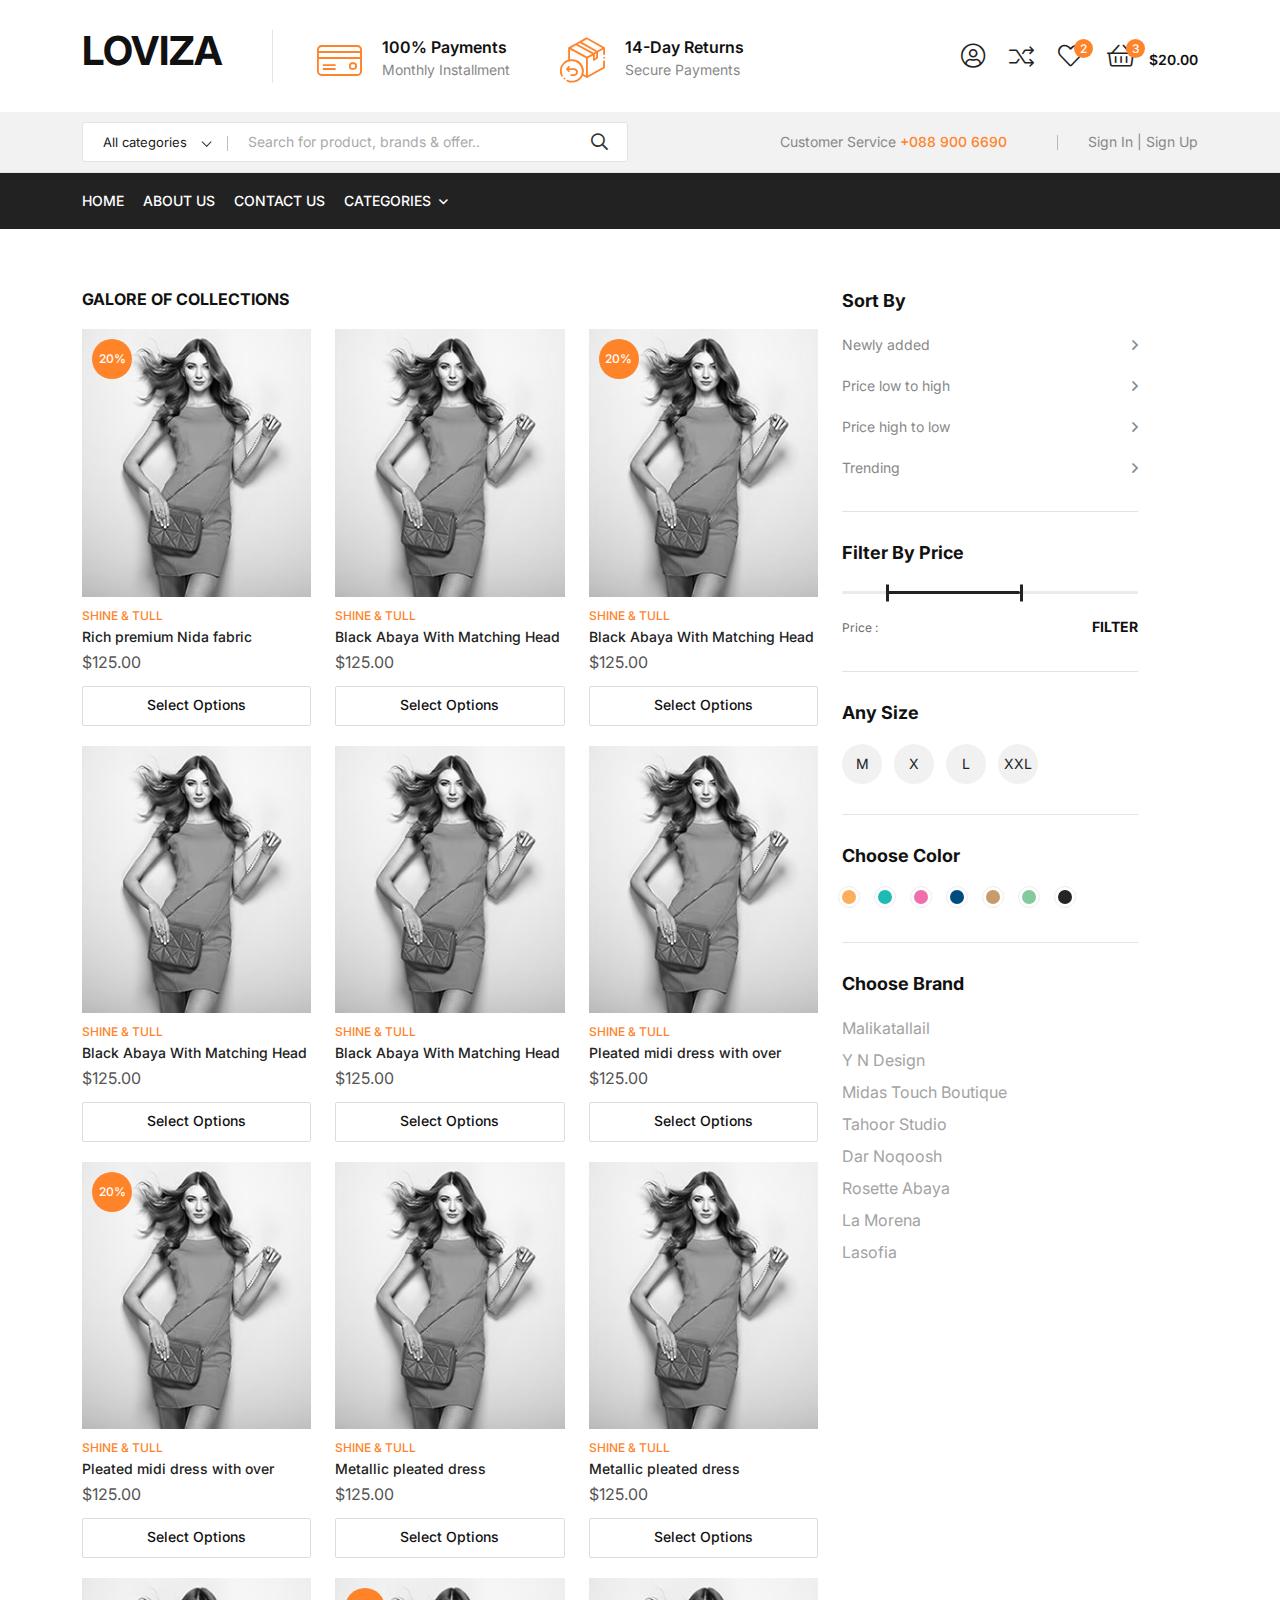
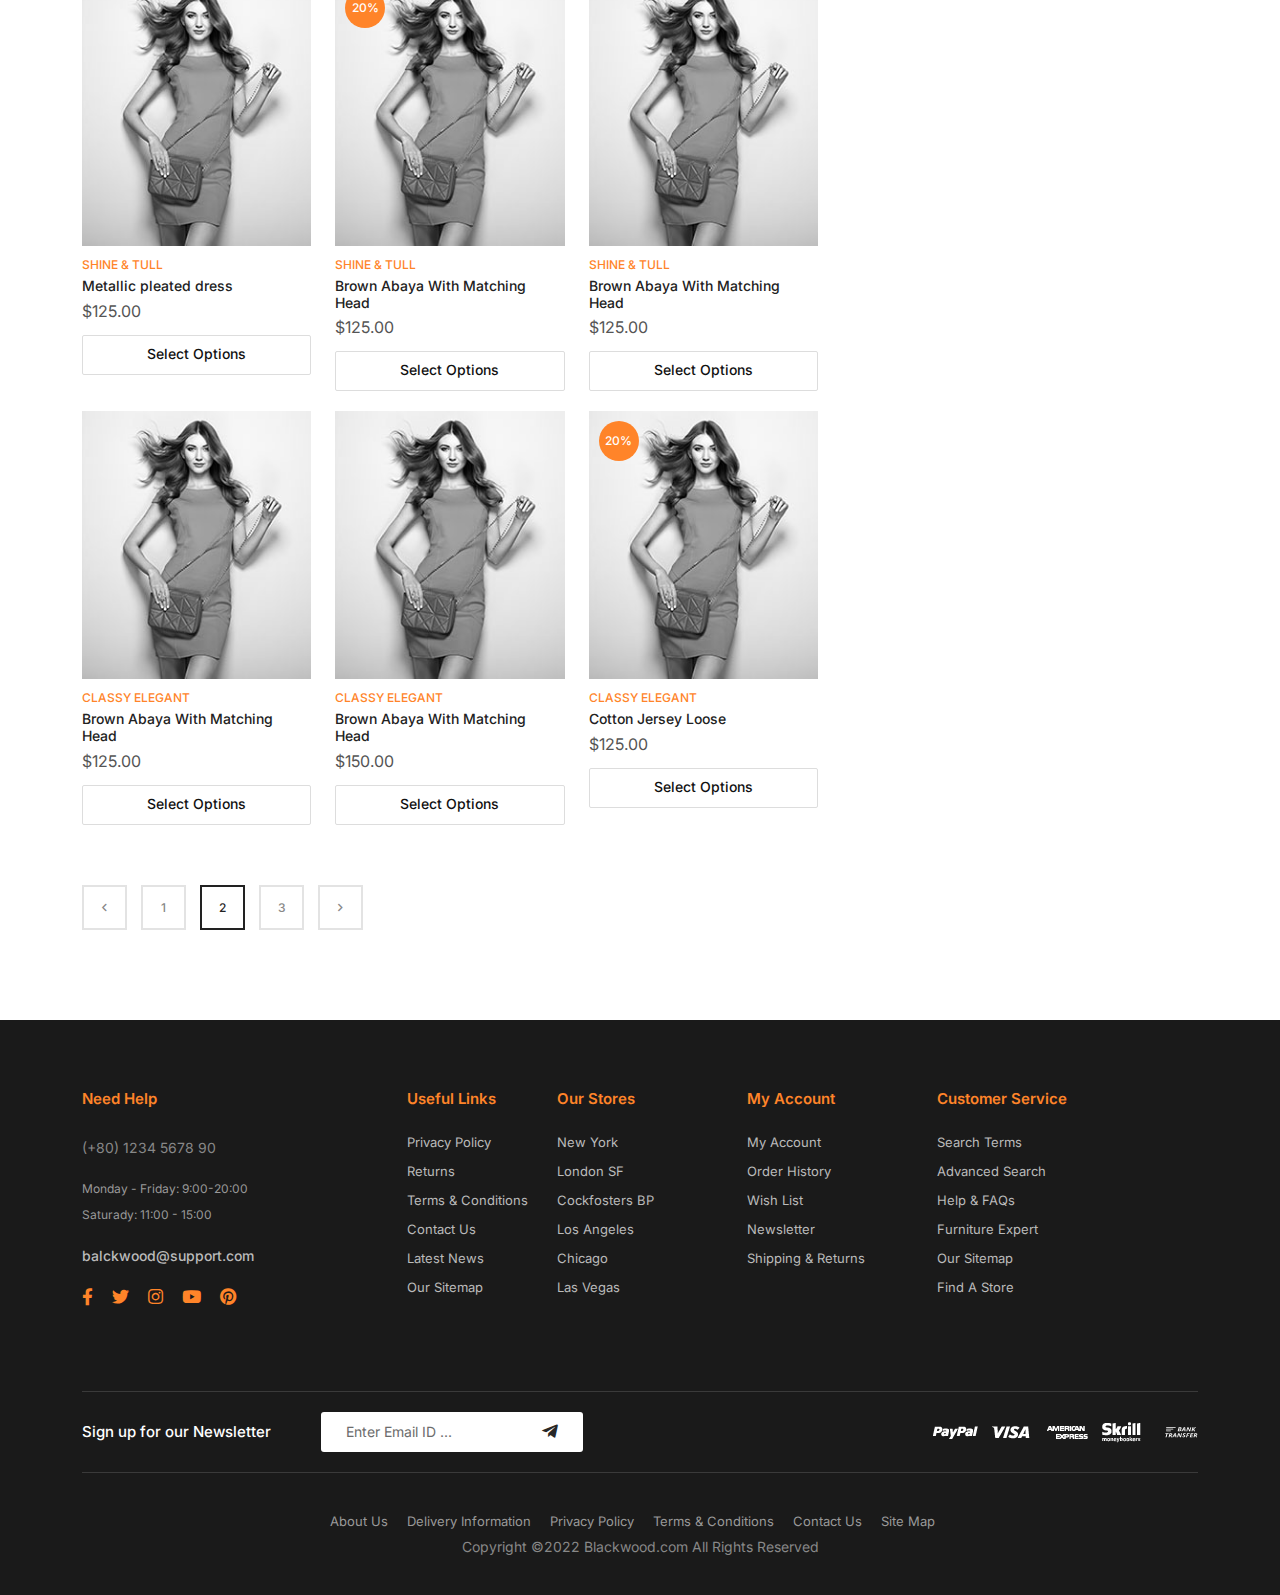
<file: shop2.html>
<!doctype html>
<html class="no-js" lang="zxx">
   <head>
      <meta charset="utf-8">
      <meta http-equiv="x-ua-compatible" content="ie=edge">
      <title>LOVIZA</title>
      <meta name="description" content="">
      <meta name="viewport" content="width=device-width, initial-scale=1">
      <!-- Place favicon.ico in the root directory -->
      <link rel="shortcut icon" type="image/x-icon" href="assets/img/favicon.png">
      <!-- CSS here -->
      <link rel="stylesheet" href="assets/css/preloader.css">
      <link rel="stylesheet" href="assets/css/bootstrap.css">
      <link rel="stylesheet" href="assets/css/meanmenu.css">
      <link rel="stylesheet" href="assets/css/animate.css">
      <link rel="stylesheet" href="assets/css/owl-carousel.css">
      <link rel="stylesheet" href="assets/css/ui-range-slider.css">
      <link rel="stylesheet" href="assets/css/swiper-bundle.css">
      <link rel="stylesheet" href="assets/css/backtotop.css">
      <link rel="stylesheet" href="assets/css/magnific-popup.css">
      <link rel="stylesheet" href="assets/css/nice-select.css">
      <link rel="stylesheet" href="assets/css/font-awesome-pro.css">
      <link rel="stylesheet" href="assets/flaticon/flaticon.css">
      <link rel="stylesheet" href="assets/css/default.css">
      <link rel="stylesheet" href="assets/css/style.css">
   </head>
   <body>
      <!--[if lte IE 9]>
      <p class="browserupgrade">You are using an <strong>outdated</strong> browser. Please <a href="https://browsehappy.com/">upgrade your browser</a> to improve your experience and security.</p>
      <![endif]-->


        <!-- prealoder area start -->
        <div id="loading">
            <div id="loading-center">
                <div id="loading-center-absolute">
                    <div class="object" id="first_object"></div>
                    <div class="object" id="second_object"></div>
                    <div class="object" id="third_object"></div>
                </div>
            </div>      
        </div>
        <!-- prealoder area end --> 

        <!-- back to top start -->
        <div class="progress-wrap">
            <svg class="progress-circle svg-content" width="100%" height="100%" viewBox="-1 -1 102 102">
                <path d="M50,1 a49,49 0 0,1 0,98 a49,49 0 0,1 0,-98" />
            </svg>
        </div>
        <!-- back to top end -->
      
        <!-- header area start -->
        <header class="d-none d-lg-block">
            <div class="header__area">
                <div class="header__top d-none d-md-block pt-25 pb-25">
                    <div class="container">
                        <div class="row align-items-center">
                            <div class="col-xxl-2 col-xl-2 col-lg-2 col-md-6 d-none d-xl-block">
                                <div class="header__top-info">
                                    <div class="logo">
                                        <!-- <a href="index.html"><img src="assets/img/logo/logo.png" alt=""></a> -->
                                        <h1>LOVIZA</h1>
                                    </div>
                                </div>
                            </div>
                            <div class="col-xxl-6 col-xl-6 col-lg-8 col-md-6">
                                 <div class="header__top-features header__top-features-3">
                                    <div class="features__item features__item-2 mr-50">
                                        <div class="features__icon features__icon-2 mr-20">
                                            <i class="flaticon-credit-card"></i>
                                        </div>
                                        <div class="features__content-2">
                                            <h3 class="features__title features__title-3">100% Payments</h3>
                                            <p>Monthly Installment</p>
                                        </div>
                                    </div>
                                    <div class="features__item features__item-2 features__item-d">
                                        <div class="features__icon features__icon-2 mr-20">
                                            <i class="flaticon-exchange"></i>
                                        </div>
                                        <div class="features__content-2">
                                            <h3 class="features__title features__title-3">14-Day Returns</h3>
                                            <p>Secure Payments</p>
                                        </div>
                                    </div>
                                </div>
                            </div>
                            <div class="col-xxl-4 col-xl-4 col-lg-4 col-md-6">
                                <div class="header__action header__action-2 text-sm-end">
                                    <ul>
                                        <li>
                                            <a href="sign-in.html"><i class="fal fa-user-circle"></i></a>
                                        </li>
                                        <li>
                                            <a href="checkout.html">
                                                <i class="flaticon-random-button"></i>
                                            </a>
                                        </li>
                                        <li>
                                            <a href="wishlist.html"><i class="fal fa-heart"></i>
                                                <span class="cart-count">2</span>
                                            </a>
                                        </li>
                                        <li>
                                            <a href="cart.html" data-bs-toggle="modal" data-bs-target="#cartMiniModal">
                                                <i class="fal fa-shopping-basket"></i>
                                                <span class="cart-count">3</span>
                                            </a>
                                            <span class="cart-price">$20.00</span>
                                        </li>
                                    </ul>
                                </div>
                            </div>
                        </div>
                    </div>
                </div>
                <div class="header__middle header__border grey-bg-3 d-none d-md-block pt-10 pb-10">
                    <div class="container">
                        <div class="row align-items-center">
                            <div class="col-xxl-6 col-xl-6 col-lg-6">
                                <div class="header__search-3">
                                    <form action="#">
                                        <div class="header__search-input-2 header__search-input-3">
                                            <input type="text" placeholder="Search for product, brands & offer..">
                                            <div class="header__search-select">
                                                <select>
                                                    <option>All categories</option>
                                                    <option>KAFTAN</option>
                                                    <option>ABAYAS</option>
                                                    <option>MUKHAWAR</option>
                                                </select>
                                            </div>
                                            <button type="submit"><i class="far fa-search"></i></button>
                                        </div>
                                    </form>
                                </div>
                            </div>
                            <div class="col-xxl-6 col-xl-6 col-lg-6">
                                <div class="header__middle-right header__middle-right-d d-flex align-items-center justify-content-end">
                                    <div class="sd-contact">
                                        <span>Customer Service <a href="tel:+0889006690">+088 900 6690</a></span>
                                    </div>
                                    <div class="header__select header__select-2 d-flex align-items-center">
                                        <div class="header__auth">
                                            <a href="#" class="header__sign-in">Sign In</a>
                                            <span class="separator"> | </span>
                                            <a href="#" class="header__sign-up">Sign Up</a>
                                        </div>
                                    </div>
                                </div>
                            </div>
                        </div>
                    </div>
                </div>
                <div class="header__bottom  black-bg d-none d-xl-block">
                    <div class="container">
                        <div class="row align-items-center">
                            <div class="col-xxl-12 col-lg-8 col-sm-6 col-4">
                                <div class="main-menu main-menu-3">
                                    <nav id="mobile-menu">
                                        <ul>
                                            <li>
                                                <a href="index.html">HOME </a>
                                            </li>
                                            <li>
                                                <a href="index.html">ABOUT US </a>
                                            </li>
                                            <li>
                                                <a href="index.html">CONTACT US </a>
                                            </li>
                                            <li class="has-dropdown">
                                                <a href="index.html">CATEGORIES </a>
                                                <ul class="submenu">
                                                    <li>
                                                        <a href="index.html">ABAYAS</a>
                                                    </li>
                                                    <li>
                                                        <a href="index-2.html">READY TO WEAR</a>
                                                    </li>
                                                    <li>
                                                        <a href="index-3.html">KAFTANS</a>
                                                    </li>
                                                    <li>
                                                        <a href="index.html">MUKHAWAR</a>
                                                    </li>
                                                    <li>
                                                        <a href="index-2.html">TRAVEL WEAR</a>
                                                    </li>
                                                    <li>
                                                        <a href="index-3.html">DRESSES</a>
                                                    </li>
                                                    <li class="has-dropdown">
                                                        <a href="index.html">JUNIORS </a>
                                                        <ul class="submenu">
                                                            <li>
                                                                <a href="index.html">NIGHT DRESSES</a>
                                                            </li>
                                                            <li>
                                                                <a href="index-2.html">READY TO WEAR</a>
                                                            </li>
                                                        </ul>
                                                    </li>
                                                </ul>
                                            </li>
                                            
                                            
                                            
                                        </ul>
                                    </nav>
                                </div>
                                <div class="header-bar mb-5 d-xl-none">
                                    <button type="button" class="header-bar-btn header-bar-btn-2" data-bs-toggle="modal" data-bs-target="#offCanvasModal">
                                        <span></span>
                                        <span></span>
                                        <span></span>
                                    </button>
                                </div>
                            </div>
                            <div class="col-sm-6 col-8 col-lg-4">
                                <div class="logo-d d-xl-none text-sm-end">
                                    <img src="assets/img/logo/logo-white.png" alt="">
                                </div>
                            </div>
                        </div>
                    </div>
                </div>
            </div>
        </header>
        <!-- header area end -->

        <!-- mobile-header-area start -->
        <div class="mobile-header-area pt-20 pb-20 d-xl-none">
            <div class="container">
                <div class="row align-items-center">
                    <div class="col-6">
                        <div class="mobile-logo">
                            <a href="index.html"><img src="assets/img/logo/logo.png" alt=""></a>
                        </div>
                    </div>
                    <div class="col-6">
                        <div class="header-bar d-xl-none text-end">
                            <button type="button" class="header-bar-btn" data-bs-toggle="modal" data-bs-target="#offCanvasModal">
                                <span></span>
                                <span></span>
                                <span></span>
                            </button>
                        </div>
                    </div>
                </div>
            </div>
        </div>
        <!-- mobile-header-area end -->

        <!-- cart mini area start -->
        <div class="cartmini__area">
            <div class="modal fade" id="cartMiniModal" tabindex="-1" aria-labelledby="cartMiniModal" aria-hidden="true">
                <div class="modal-dialog">
                <div class="modal-content">
                    <div class="cartmini__wrapper">
                        <div class="cartmini__top d-flex align-items-center justify-content-between">
                            <h4>Your Cart</h4>
                            <div class="cartminit__close">
                                <button type="button" data-bs-dismiss="modal" data-bs-target="#cartMiniModal" class="cartmini__close-btn"> <i class="fal fa-times"></i></button>
                            </div>
                        </div>
                        <div class="cartmini__list">
                            <ul>
                                <li class="cartmini__item p-relative d-flex align-items-start">
                                    <div class="cartmini__thumb mr-15">
                                        <a href="product-details.html">
                                            <img src="assets/img/products/product-1.jpg" alt="">
                                        </a>
                                    </div>
                                    <div class="cartmini__content">
                                        <h3 class="cartmini__title">
                                            <a href="product-details.html">Form Armchair Walnut Base</a>
                                        </h3>
                                        <span class="cartmini__price">
                                            <span class="price">1 × $70.00</span>
                                        </span>
                                    </div>
                                    <a href="#" class="cartmini__remove">
                                        <i class="fal fa-times"></i>
                                    </a>
                                </li>
                                <li class="cartmini__item p-relative d-flex align-items-start">
                                    <div class="cartmini__thumb mr-15">
                                        <a href="product-details.html">
                                            <img src="assets/img/products/product-2.jpg" alt="">
                                        </a>
                                    </div>
                                    <div class="cartmini__content">
                                        <h3 class="cartmini__title">
                                            <a href="product-details.html">Form Armchair Simon Legald</a>
                                        </h3>
                                        <span class="cartmini__price">
                                            <span class="price">1 × $95.99</span>
                                        </span>
                                    </div>
                                    <a href="#" class="cartmini__remove">
                                        <i class="fal fa-times"></i>
                                    </a>
                                </li>
                                <li class="cartmini__item p-relative d-flex align-items-start">
                                    <div class="cartmini__thumb mr-15">
                                        <a href="product-details.html">
                                            <img src="assets/img/products/product-3.jpg" alt="">
                                        </a>
                                    </div>
                                    <div class="cartmini__content">
                                        <h3 class="cartmini__title">
                                            <a href="product-details.html">Antique Chinese Armchairs</a>
                                        </h3>
                                        <span class="cartmini__price">
                                            <span class="price">1 × $120.00</span>
                                        </span>
                                    </div>
                                    <a href="#" class="cartmini__remove">
                                        <i class="fal fa-times"></i>
                                    </a>
                                </li>
                            </ul>
                        </div>
                        <div class="cartmini__total d-flex align-items-center justify-content-between">
                            <h5>Total</h5>
                            <span>$180.00</span>
                        </div>
                        <div class="cartmini__bottom">
                            <a href="cart.html" class="b-btn w-100 mb-20">view cart</a>
                            <a href="checkout.html" class="b-btn-2 w-100">checkout</a>
                        </div>
                    </div>
                </div>
                </div>
            </div>
        </div>
        <!-- cart mini area end -->
        <div class="body-overlay"></div>
        <!-- cart mini area end -->

        <!-- sidebar area start -->
        <section class="offcanvas__area">
            <div class="modal fade" id="offCanvasModal" tabindex="-1" aria-labelledby="offCanvasModal" aria-hidden="true">
                <div class="modal-dialog">
                    <div class="modal-content">
                        <div class="offcanvas__wrapper">
                            <div class="offcanvas__top d-flex align-items-center mb-60 justify-content-between">
                                <div class="logo">
                                    <a href="index.html">
                                    <img src="assets/img/logo/logo.png" alt="logo">
                                    </a>
                                </div>
                                <div class="offcanvas__close">
                                    <button class="offcanvas__close-btn" data-bs-dismiss="modal" data-bs-target="#offCanvasModal">
                                        <svg viewBox="0 0 22 22">
                                            <path d="M12.41,11l5.29-5.29c0.39-0.39,0.39-1.02,0-1.41s-1.02-0.39-1.41,0L11,9.59L5.71,4.29c-0.39-0.39-1.02-0.39-1.41,0
                                            s-0.39,1.02,0,1.41L9.59,11l-5.29,5.29c-0.39,0.39-0.39,1.02,0,1.41C4.49,17.9,4.74,18,5,18s0.51-0.1,0.71-0.29L11,12.41l5.29,5.29
                                            C16.49,17.9,16.74,18,17,18s0.51-0.1,0.71-0.29c0.39-0.39,0.39-1.02,0-1.41L12.41,11z"/>
                                        </svg>
                                    </button>
                                </div>
                            </div>
                            <div class="sidebar__search mb-25">
                                <form action="#">
                                   <input type="text" placeholder="What are you searching for?">
                                   <button type="submit"><i class="far fa-search"></i></button>
                                </form>
                             </div>
                            <div class="offcanvas__content p-relative z-index-1">
                                <div class="canvas__menu">
                                    <div class="mobile-menu fix"></div>
                                </div>
                                <div class="offcanvas__action mt-40 mb-15">
                                    <a href="contact.html">Login</a>
                                    <a href="wishlist.html" class="has-tag">
                                        <svg viewBox="0 0 22 22">
                                            <path d="M20.26,11.3c2.31-2.36,2.31-6.18-0.02-8.53C19.11,1.63,17.6,1,16,1c0,0,0,0,0,0c-1.57,0-3.05,0.61-4.18,1.71c0,0,0,0,0,0
                                            L11,3.41l-0.81-0.69c0,0,0,0,0,0C9.06,1.61,7.58,1,6,1C4.4,1,2.89,1.63,1.75,2.77c-2.33,2.35-2.33,6.17-0.02,8.53
                                            c0,0,0,0.01,0.01,0.01l0.01,0.01c0,0,0,0,0,0c0,0,0,0,0,0L11,20.94l9.25-9.62c0,0,0,0,0,0c0,0,0,0,0,0L20.26,11.3
                                            C20.26,11.31,20.26,11.3,20.26,11.3z M3.19,9.92C3.18,9.92,3.18,9.92,3.19,9.92C3.18,9.92,3.18,9.91,3.18,9.91
                                            c-1.57-1.58-1.57-4.15,0-5.73C3.93,3.42,4.93,3,6,3c1.07,0,2.07,0.42,2.83,1.18C8.84,4.19,8.85,4.2,8.86,4.21
                                            c0.01,0.01,0.01,0.02,0.03,0.03l1.46,1.25c0.07,0.06,0.14,0.09,0.22,0.13c0.01,0,0.01,0.01,0.02,0.01c0.13,0.06,0.27,0.1,0.41,0.1
                                            c0.08,0,0.16-0.03,0.25-0.05c0.03-0.01,0.07-0.01,0.1-0.02c0.07-0.03,0.13-0.07,0.2-0.11c0.03-0.02,0.07-0.03,0.1-0.06l1.46-1.24
                                            c0.01-0.01,0.02-0.02,0.03-0.03c0.01-0.01,0.03-0.01,0.04-0.02C13.93,3.42,14.93,3,16,3c0,0,0,0,0,0c1.07,0,2.07,0.42,2.83,1.18
                                            c1.56,1.58,1.56,4.15,0,5.73c0,0,0,0.01-0.01,0.01c0,0,0,0,0,0L11,18.06L3.19,9.92z"/>
                                        </svg>
                                        <span class="tag">2</span>
                                    </a>
                                    <a href="cart.html" class="has-tag">
                                        <i class="far fa-shopping-bag"></i>
                                        <span class="tag">3</span>
                                    </a>
                                    <div class="header__select header__select-d d-flex align-items-center mt-10">
                                        <div class="header__auth">
                                            <a href="#" class="header__sign-in">Sign In</a>
                                            <a href="#" class="header__sign-up">Sign Up</a>
                                        </div>
                                    </div>
                                </div>
                                <div class="offcanvas__social mt-15">
                                    <ul>
                                        <li>
                                            <a href="#"><i class="fab fa-facebook-f"></i></a>
                                        </li>
                                        <li>
                                            <a href="#"><i class="fab fa-twitter"></i></a>
                                        </li>
                                        <li>
                                            <a href="#"><i class="fab fa-instagram"></i></a>
                                        </li>
                                        <li>
                                            <a href="#"><i class="fab fa-google-plus-g"></i></a>
                                        </li>
                                        <li>
                                            <a href="#"><i class="fab fa-linkedin-in"></i></a>
                                        </li>
                                    </ul>
                                </div>
                            </div>
                        </div>
                    </div>
                </div>
            </div>
            
        </section>
        <!-- sidebar area end -->

        <main>
            <!-- page__title-start 
            <section class="page__title p-relative d-flex align-items-center" data-background="assets/img/bg/page-title-1.jpg" style="background-image: url(&quot;assets/img/page-title/page-title-1.jpg&quot;);">
                <div class="container">
                    <div class="row">
                        <div class="col-xl-12">
                            <div class="page__title-inner text-center">
                                <h1>Shop 2</h1>
                                <div class="page__title-breadcrumb">                                 
                                    <nav aria-label="breadcrumb">
                                    <ol class="breadcrumb justify-content-center">
                                        <li class="breadcrumb-item"><a href="index.html">Home</a></li>
                                        <li class="breadcrumb-item active" aria-current="page">Shop 2</li>
                                    </ol>
                                    </nav>
                                </div>
                            </div>
                        </div>
                    </div>
                </div>
            </section>
             page__title-end -->
<br>
<br>
            <!-- product-details-start -->
            <section class="shop-details pt-90 pb-90">
                <div class="container">
                    <div class="row">
                        <div class="col-xxl-9 col-xl-8">
                            <h5 class="pt-title mb-20">GALORE OF COLLECTIONS</h5>
                            <div class="shop-main-area mb-40">
                                <div class="tab-content" id="nav-tabContent">
                                    <div class="tab-pane fade active show" id="tab1">
                                        
                                        <div class="row">
                                            <div class="col-xxl-3 col-xl-4 col-lg-4 col-md-6">
                                                <div class="product__item mb-20">
                                                    <div class="product__thumb w-img fix">
                                                        <a href="product-details.html">
                                                            <img src="assets/img/products/product-2/product-1.jpg" alt="">
                                                        </a>
                                                        <div class="product__flash-4">
                                                            <span>20%</span>
                                                        </div>
                                                        <div class="product__action transition-3">
                                                            <ul>
                                                               <li>
                                                                  <a href="#">
                                                                     <svg viewBox="0 0 22 22">
                                                                        <g>
                                                                           <path d="M18,19H6c-0.5,0-0.92-0.37-0.99-0.86L3.13,5H1C0.45,5,0,4.55,0,4s0.45-1,1-1h3c0.5,0,0.92,0.37,0.99,0.86L6.87,17h10.39
                                                                           l2.4-8H11c-0.55,0-1-0.45-1-1s0.45-1,1-1h10c0.32,0,0.61,0.15,0.8,0.4c0.19,0.25,0.25,0.58,0.16,0.88l-3,10
                                                                           C18.83,18.71,18.44,19,18,19z"></path>
                                                                        </g>
                                                                     </svg>
                                                                  </a>
                                                               </li>
                                                               <li>
                                                                  <a href="#">
                                                                     <svg viewBox="0 0 22 22">
                                                                        <path d="M20.26,11.3c2.31-2.36,2.31-6.18-0.02-8.53C19.11,1.63,17.6,1,16,1c0,0,0,0,0,0c-1.57,0-3.05,0.61-4.18,1.71c0,0,0,0,0,0
                                                                        L11,3.41l-0.81-0.69c0,0,0,0,0,0C9.06,1.61,7.58,1,6,1C4.4,1,2.89,1.63,1.75,2.77c-2.33,2.35-2.33,6.17-0.02,8.53
                                                                        c0,0,0,0.01,0.01,0.01l0.01,0.01c0,0,0,0,0,0c0,0,0,0,0,0L11,20.94l9.25-9.62c0,0,0,0,0,0c0,0,0,0,0,0L20.26,11.3
                                                                        C20.26,11.31,20.26,11.3,20.26,11.3z M3.19,9.92C3.18,9.92,3.18,9.92,3.19,9.92C3.18,9.92,3.18,9.91,3.18,9.91
                                                                        c-1.57-1.58-1.57-4.15,0-5.73C3.93,3.42,4.93,3,6,3c1.07,0,2.07,0.42,2.83,1.18C8.84,4.19,8.85,4.2,8.86,4.21
                                                                        c0.01,0.01,0.01,0.02,0.03,0.03l1.46,1.25c0.07,0.06,0.14,0.09,0.22,0.13c0.01,0,0.01,0.01,0.02,0.01c0.13,0.06,0.27,0.1,0.41,0.1
                                                                        c0.08,0,0.16-0.03,0.25-0.05c0.03-0.01,0.07-0.01,0.1-0.02c0.07-0.03,0.13-0.07,0.2-0.11c0.03-0.02,0.07-0.03,0.1-0.06l1.46-1.24
                                                                        c0.01-0.01,0.02-0.02,0.03-0.03c0.01-0.01,0.03-0.01,0.04-0.02C13.93,3.42,14.93,3,16,3c0,0,0,0,0,0c1.07,0,2.07,0.42,2.83,1.18
                                                                        c1.56,1.58,1.56,4.15,0,5.73c0,0,0,0.01-0.01,0.01c0,0,0,0,0,0L11,18.06L3.19,9.92z"></path>
                                                                     </svg>
                                                                  </a>
                                                               </li>
                                                               <li>
                                                                  <a href="javascript:void(0)" data-bs-toggle="modal" data-bs-target="#productModalId">
                                                                     <svg viewBox="0 0 22 22">
                                                                        <path d="M11,19c-6.53,0-10.42-7.23-10.58-7.53L0.17,11l0.25-0.47C0.58,10.23,4.47,3,11,3s10.42,7.23,10.58,7.53L21.83,11l-0.25,0.47
                                                                        C21.42,11.77,17.53,19,11,19z M2.46,11c0.92,1.49,4.08,6,8.54,6c4.48,0,7.63-4.51,8.54-6C18.62,9.52,15.46,5,11,5
                                                                        C6.52,5,3.37,9.51,2.46,11z M11,15c-2.21,0-4-1.79-4-4s1.79-4,4-4s4,1.79,4,4S13.21,15,11,15z M11,9c-1.1,0-2,0.9-2,2s0.9,2,2,2
                                                                        s2-0.9,2-2S12.1,9,11,9z"></path>
                                                                     </svg>
                                                                  </a>
                                                               </li>
                                                            </ul>
                                                        </div>
                                                    </div>
                                                    <div class="product__content">
                                                        <div class="product__tag product__tag-4">
                                                            <span>
                                                                <a href="shop.html">SHINE & TULL</a>
                                                            </span>
                                                        </div>
                                                        <h3 class="product__title">
                                                            <a href="product-details.html">Rich premium Nida fabric</a>
                                                        </h3>
                                                        <div class="product__price product__price-4 mb-10">
                                                            <span class="price">$125.00</span>
                                                        </div>
                                                        <div class="product__select-button">
                                                            <a href="product-details.html" class="select-btn w-100">Select Options</a>
                                                        </div>
                                                    </div>
                                                </div>
                                            </div>
                                            <div class="col-xxl-3 col-xl-4 col-lg-4 col-md-6">
                                                <div class="product__item mb-20">
                                                    <div class="product__thumb w-img fix">
                                                        <a href="product-details.html">
                                                            <img src="assets/img/products/product-2/product-2.jpg" alt="">
                                                        </a>
                                                        <div class="product__action transition-3">
                                                            <ul>
                                                               <li>
                                                                  <a href="#">
                                                                     <svg viewBox="0 0 22 22">
                                                                        <g>
                                                                           <path d="M18,19H6c-0.5,0-0.92-0.37-0.99-0.86L3.13,5H1C0.45,5,0,4.55,0,4s0.45-1,1-1h3c0.5,0,0.92,0.37,0.99,0.86L6.87,17h10.39
                                                                           l2.4-8H11c-0.55,0-1-0.45-1-1s0.45-1,1-1h10c0.32,0,0.61,0.15,0.8,0.4c0.19,0.25,0.25,0.58,0.16,0.88l-3,10
                                                                           C18.83,18.71,18.44,19,18,19z"></path>
                                                                        </g>
                                                                     </svg>
                                                                  </a>
                                                               </li>
                                                               <li>
                                                                  <a href="#">
                                                                     <svg viewBox="0 0 22 22">
                                                                        <path d="M20.26,11.3c2.31-2.36,2.31-6.18-0.02-8.53C19.11,1.63,17.6,1,16,1c0,0,0,0,0,0c-1.57,0-3.05,0.61-4.18,1.71c0,0,0,0,0,0
                                                                        L11,3.41l-0.81-0.69c0,0,0,0,0,0C9.06,1.61,7.58,1,6,1C4.4,1,2.89,1.63,1.75,2.77c-2.33,2.35-2.33,6.17-0.02,8.53
                                                                        c0,0,0,0.01,0.01,0.01l0.01,0.01c0,0,0,0,0,0c0,0,0,0,0,0L11,20.94l9.25-9.62c0,0,0,0,0,0c0,0,0,0,0,0L20.26,11.3
                                                                        C20.26,11.31,20.26,11.3,20.26,11.3z M3.19,9.92C3.18,9.92,3.18,9.92,3.19,9.92C3.18,9.92,3.18,9.91,3.18,9.91
                                                                        c-1.57-1.58-1.57-4.15,0-5.73C3.93,3.42,4.93,3,6,3c1.07,0,2.07,0.42,2.83,1.18C8.84,4.19,8.85,4.2,8.86,4.21
                                                                        c0.01,0.01,0.01,0.02,0.03,0.03l1.46,1.25c0.07,0.06,0.14,0.09,0.22,0.13c0.01,0,0.01,0.01,0.02,0.01c0.13,0.06,0.27,0.1,0.41,0.1
                                                                        c0.08,0,0.16-0.03,0.25-0.05c0.03-0.01,0.07-0.01,0.1-0.02c0.07-0.03,0.13-0.07,0.2-0.11c0.03-0.02,0.07-0.03,0.1-0.06l1.46-1.24
                                                                        c0.01-0.01,0.02-0.02,0.03-0.03c0.01-0.01,0.03-0.01,0.04-0.02C13.93,3.42,14.93,3,16,3c0,0,0,0,0,0c1.07,0,2.07,0.42,2.83,1.18
                                                                        c1.56,1.58,1.56,4.15,0,5.73c0,0,0,0.01-0.01,0.01c0,0,0,0,0,0L11,18.06L3.19,9.92z"></path>
                                                                     </svg>
                                                                  </a>
                                                               </li>
                                                               <li>
                                                                  <a href="javascript:void(0)" data-bs-toggle="modal" data-bs-target="#productModalId">
                                                                     <svg viewBox="0 0 22 22">
                                                                        <path d="M11,19c-6.53,0-10.42-7.23-10.58-7.53L0.17,11l0.25-0.47C0.58,10.23,4.47,3,11,3s10.42,7.23,10.58,7.53L21.83,11l-0.25,0.47
                                                                        C21.42,11.77,17.53,19,11,19z M2.46,11c0.92,1.49,4.08,6,8.54,6c4.48,0,7.63-4.51,8.54-6C18.62,9.52,15.46,5,11,5
                                                                        C6.52,5,3.37,9.51,2.46,11z M11,15c-2.21,0-4-1.79-4-4s1.79-4,4-4s4,1.79,4,4S13.21,15,11,15z M11,9c-1.1,0-2,0.9-2,2s0.9,2,2,2
                                                                        s2-0.9,2-2S12.1,9,11,9z"></path>
                                                                     </svg>
                                                                  </a>
                                                               </li>
                                                            </ul>
                                                        </div>
                                                    </div>
                                                    <div class="product__content">
                                                        <div class="product__tag product__tag-4">
                                                            <span>
                                                                <a href="shop.html">SHINE & TULL</a>
                                                            </span>
                                                        </div>
                                                        <h3 class="product__title">
                                                            <a href="product-details.html">Black Abaya With Matching Head</a>
                                                        </h3>
                                                        <div class="product__price product__price-4 mb-10">
                                                            <span class="price">$125.00</span>
                                                        </div>
                                                        <div class="product__select-button">
                                                            <a href="product-details.html" class="select-btn w-100">Select Options</a>
                                                        </div>
                                                    </div>
                                                </div>
                                            </div>
                                            <div class="col-xxl-3 col-xl-4 col-lg-4 col-md-6">
                                                <div class="product__item mb-20">
                                                    <div class="product__thumb w-img fix">
                                                        <a href="product-details.html">
                                                            <img src="assets/img/products/product-2/product-4.jpg" alt="">
                                                        </a>
                                                        <div class="product__flash-4">
                                                            <span>20%</span>
                                                        </div>
                                                        <div class="product__action transition-3">
                                                            <ul>
                                                               <li>
                                                                  <a href="#">
                                                                     <svg viewBox="0 0 22 22">
                                                                        <g>
                                                                           <path d="M18,19H6c-0.5,0-0.92-0.37-0.99-0.86L3.13,5H1C0.45,5,0,4.55,0,4s0.45-1,1-1h3c0.5,0,0.92,0.37,0.99,0.86L6.87,17h10.39
                                                                           l2.4-8H11c-0.55,0-1-0.45-1-1s0.45-1,1-1h10c0.32,0,0.61,0.15,0.8,0.4c0.19,0.25,0.25,0.58,0.16,0.88l-3,10
                                                                           C18.83,18.71,18.44,19,18,19z"></path>
                                                                        </g>
                                                                     </svg>
                                                                  </a>
                                                               </li>
                                                               <li>
                                                                  <a href="#">
                                                                     <svg viewBox="0 0 22 22">
                                                                        <path d="M20.26,11.3c2.31-2.36,2.31-6.18-0.02-8.53C19.11,1.63,17.6,1,16,1c0,0,0,0,0,0c-1.57,0-3.05,0.61-4.18,1.71c0,0,0,0,0,0
                                                                        L11,3.41l-0.81-0.69c0,0,0,0,0,0C9.06,1.61,7.58,1,6,1C4.4,1,2.89,1.63,1.75,2.77c-2.33,2.35-2.33,6.17-0.02,8.53
                                                                        c0,0,0,0.01,0.01,0.01l0.01,0.01c0,0,0,0,0,0c0,0,0,0,0,0L11,20.94l9.25-9.62c0,0,0,0,0,0c0,0,0,0,0,0L20.26,11.3
                                                                        C20.26,11.31,20.26,11.3,20.26,11.3z M3.19,9.92C3.18,9.92,3.18,9.92,3.19,9.92C3.18,9.92,3.18,9.91,3.18,9.91
                                                                        c-1.57-1.58-1.57-4.15,0-5.73C3.93,3.42,4.93,3,6,3c1.07,0,2.07,0.42,2.83,1.18C8.84,4.19,8.85,4.2,8.86,4.21
                                                                        c0.01,0.01,0.01,0.02,0.03,0.03l1.46,1.25c0.07,0.06,0.14,0.09,0.22,0.13c0.01,0,0.01,0.01,0.02,0.01c0.13,0.06,0.27,0.1,0.41,0.1
                                                                        c0.08,0,0.16-0.03,0.25-0.05c0.03-0.01,0.07-0.01,0.1-0.02c0.07-0.03,0.13-0.07,0.2-0.11c0.03-0.02,0.07-0.03,0.1-0.06l1.46-1.24
                                                                        c0.01-0.01,0.02-0.02,0.03-0.03c0.01-0.01,0.03-0.01,0.04-0.02C13.93,3.42,14.93,3,16,3c0,0,0,0,0,0c1.07,0,2.07,0.42,2.83,1.18
                                                                        c1.56,1.58,1.56,4.15,0,5.73c0,0,0,0.01-0.01,0.01c0,0,0,0,0,0L11,18.06L3.19,9.92z"></path>
                                                                     </svg>
                                                                  </a>
                                                               </li>
                                                               <li>
                                                                  <a href="javascript:void(0)" data-bs-toggle="modal" data-bs-target="#productModalId">
                                                                     <svg viewBox="0 0 22 22">
                                                                        <path d="M11,19c-6.53,0-10.42-7.23-10.58-7.53L0.17,11l0.25-0.47C0.58,10.23,4.47,3,11,3s10.42,7.23,10.58,7.53L21.83,11l-0.25,0.47
                                                                        C21.42,11.77,17.53,19,11,19z M2.46,11c0.92,1.49,4.08,6,8.54,6c4.48,0,7.63-4.51,8.54-6C18.62,9.52,15.46,5,11,5
                                                                        C6.52,5,3.37,9.51,2.46,11z M11,15c-2.21,0-4-1.79-4-4s1.79-4,4-4s4,1.79,4,4S13.21,15,11,15z M11,9c-1.1,0-2,0.9-2,2s0.9,2,2,2
                                                                        s2-0.9,2-2S12.1,9,11,9z"></path>
                                                                     </svg>
                                                                  </a>
                                                               </li>
                                                            </ul>
                                                        </div>
                                                    </div>
                                                    <div class="product__content">
                                                        <div class="product__tag product__tag-4">
                                                            <span>
                                                                <a href="shop.html">SHINE & TULL</a>
                                                            </span>
                                                        </div>
                                                        <h3 class="product__title">
                                                            <a href="product-details.html">Black Abaya With Matching Head</a>
                                                        </h3>
                                                        <div class="product__price product__price-4 mb-10">
                                                            <span class="price">$125.00</span>
                                                        </div>
                                                        <div class="product__select-button">
                                                            <a href="product-details.html" class="select-btn w-100">Select Options</a>
                                                        </div>
                                                    </div>
                                                </div>
                                            </div>
                                            <div class="col-xxl-3 col-xl-4 col-lg-4 col-md-6">
                                                <div class="product__item mb-20">
                                                    <div class="product__thumb w-img fix">
                                                        <a href="product-details.html">
                                                            <img src="assets/img/products/product-2/product-5.jpg" alt="">
                                                        </a>
                                                        <div class="product__action transition-3">
                                                            <ul>
                                                               <li>
                                                                  <a href="#">
                                                                     <svg viewBox="0 0 22 22">
                                                                        <g>
                                                                           <path d="M18,19H6c-0.5,0-0.92-0.37-0.99-0.86L3.13,5H1C0.45,5,0,4.55,0,4s0.45-1,1-1h3c0.5,0,0.92,0.37,0.99,0.86L6.87,17h10.39
                                                                           l2.4-8H11c-0.55,0-1-0.45-1-1s0.45-1,1-1h10c0.32,0,0.61,0.15,0.8,0.4c0.19,0.25,0.25,0.58,0.16,0.88l-3,10
                                                                           C18.83,18.71,18.44,19,18,19z"></path>
                                                                        </g>
                                                                     </svg>
                                                                  </a>
                                                               </li>
                                                               <li>
                                                                  <a href="#">
                                                                     <svg viewBox="0 0 22 22">
                                                                        <path d="M20.26,11.3c2.31-2.36,2.31-6.18-0.02-8.53C19.11,1.63,17.6,1,16,1c0,0,0,0,0,0c-1.57,0-3.05,0.61-4.18,1.71c0,0,0,0,0,0
                                                                        L11,3.41l-0.81-0.69c0,0,0,0,0,0C9.06,1.61,7.58,1,6,1C4.4,1,2.89,1.63,1.75,2.77c-2.33,2.35-2.33,6.17-0.02,8.53
                                                                        c0,0,0,0.01,0.01,0.01l0.01,0.01c0,0,0,0,0,0c0,0,0,0,0,0L11,20.94l9.25-9.62c0,0,0,0,0,0c0,0,0,0,0,0L20.26,11.3
                                                                        C20.26,11.31,20.26,11.3,20.26,11.3z M3.19,9.92C3.18,9.92,3.18,9.92,3.19,9.92C3.18,9.92,3.18,9.91,3.18,9.91
                                                                        c-1.57-1.58-1.57-4.15,0-5.73C3.93,3.42,4.93,3,6,3c1.07,0,2.07,0.42,2.83,1.18C8.84,4.19,8.85,4.2,8.86,4.21
                                                                        c0.01,0.01,0.01,0.02,0.03,0.03l1.46,1.25c0.07,0.06,0.14,0.09,0.22,0.13c0.01,0,0.01,0.01,0.02,0.01c0.13,0.06,0.27,0.1,0.41,0.1
                                                                        c0.08,0,0.16-0.03,0.25-0.05c0.03-0.01,0.07-0.01,0.1-0.02c0.07-0.03,0.13-0.07,0.2-0.11c0.03-0.02,0.07-0.03,0.1-0.06l1.46-1.24
                                                                        c0.01-0.01,0.02-0.02,0.03-0.03c0.01-0.01,0.03-0.01,0.04-0.02C13.93,3.42,14.93,3,16,3c0,0,0,0,0,0c1.07,0,2.07,0.42,2.83,1.18
                                                                        c1.56,1.58,1.56,4.15,0,5.73c0,0,0,0.01-0.01,0.01c0,0,0,0,0,0L11,18.06L3.19,9.92z"></path>
                                                                     </svg>
                                                                  </a>
                                                               </li>
                                                               <li>
                                                                  <a href="javascript:void(0)" data-bs-toggle="modal" data-bs-target="#productModalId">
                                                                     <svg viewBox="0 0 22 22">
                                                                        <path d="M11,19c-6.53,0-10.42-7.23-10.58-7.53L0.17,11l0.25-0.47C0.58,10.23,4.47,3,11,3s10.42,7.23,10.58,7.53L21.83,11l-0.25,0.47
                                                                        C21.42,11.77,17.53,19,11,19z M2.46,11c0.92,1.49,4.08,6,8.54,6c4.48,0,7.63-4.51,8.54-6C18.62,9.52,15.46,5,11,5
                                                                        C6.52,5,3.37,9.51,2.46,11z M11,15c-2.21,0-4-1.79-4-4s1.79-4,4-4s4,1.79,4,4S13.21,15,11,15z M11,9c-1.1,0-2,0.9-2,2s0.9,2,2,2
                                                                        s2-0.9,2-2S12.1,9,11,9z"></path>
                                                                     </svg>
                                                                  </a>
                                                               </li>
                                                            </ul>
                                                        </div>
                                                    </div>
                                                    <div class="product__content">
                                                        <div class="product__tag product__tag-4">
                                                            <span>
                                                                <a href="shop.html">SHINE & TULL</a>
                                                            </span>
                                                        </div>
                                                        <h3 class="product__title">
                                                            <a href="product-details.html">Black Abaya With Matching Head</a>
                                                        </h3>
                                                        <div class="product__price product__price-4 mb-10">
                                                            <span class="price">$125.00</span>
                                                        </div>
                                                        <div class="product__select-button">
                                                            <a href="product-details.html" class="select-btn w-100">Select Options</a>
                                                        </div>
                                                    </div>
                                                </div>
                                            </div>
                                            <div class="col-xxl-3 col-xl-4 col-lg-4 col-md-6">
                                                <div class="product__item mb-20">
                                                    <div class="product__thumb w-img fix">
                                                        <a href="product-details.html">
                                                            <img src="assets/img/products/product-2/product-5.jpg" alt="">
                                                        </a>
                                                        <div class="product__action transition-3">
                                                            <ul>
                                                               <li>
                                                                  <a href="#">
                                                                     <svg viewBox="0 0 22 22">
                                                                        <g>
                                                                           <path d="M18,19H6c-0.5,0-0.92-0.37-0.99-0.86L3.13,5H1C0.45,5,0,4.55,0,4s0.45-1,1-1h3c0.5,0,0.92,0.37,0.99,0.86L6.87,17h10.39
                                                                           l2.4-8H11c-0.55,0-1-0.45-1-1s0.45-1,1-1h10c0.32,0,0.61,0.15,0.8,0.4c0.19,0.25,0.25,0.58,0.16,0.88l-3,10
                                                                           C18.83,18.71,18.44,19,18,19z"></path>
                                                                        </g>
                                                                     </svg>
                                                                  </a>
                                                               </li>
                                                               <li>
                                                                  <a href="#">
                                                                     <svg viewBox="0 0 22 22">
                                                                        <path d="M20.26,11.3c2.31-2.36,2.31-6.18-0.02-8.53C19.11,1.63,17.6,1,16,1c0,0,0,0,0,0c-1.57,0-3.05,0.61-4.18,1.71c0,0,0,0,0,0
                                                                        L11,3.41l-0.81-0.69c0,0,0,0,0,0C9.06,1.61,7.58,1,6,1C4.4,1,2.89,1.63,1.75,2.77c-2.33,2.35-2.33,6.17-0.02,8.53
                                                                        c0,0,0,0.01,0.01,0.01l0.01,0.01c0,0,0,0,0,0c0,0,0,0,0,0L11,20.94l9.25-9.62c0,0,0,0,0,0c0,0,0,0,0,0L20.26,11.3
                                                                        C20.26,11.31,20.26,11.3,20.26,11.3z M3.19,9.92C3.18,9.92,3.18,9.92,3.19,9.92C3.18,9.92,3.18,9.91,3.18,9.91
                                                                        c-1.57-1.58-1.57-4.15,0-5.73C3.93,3.42,4.93,3,6,3c1.07,0,2.07,0.42,2.83,1.18C8.84,4.19,8.85,4.2,8.86,4.21
                                                                        c0.01,0.01,0.01,0.02,0.03,0.03l1.46,1.25c0.07,0.06,0.14,0.09,0.22,0.13c0.01,0,0.01,0.01,0.02,0.01c0.13,0.06,0.27,0.1,0.41,0.1
                                                                        c0.08,0,0.16-0.03,0.25-0.05c0.03-0.01,0.07-0.01,0.1-0.02c0.07-0.03,0.13-0.07,0.2-0.11c0.03-0.02,0.07-0.03,0.1-0.06l1.46-1.24
                                                                        c0.01-0.01,0.02-0.02,0.03-0.03c0.01-0.01,0.03-0.01,0.04-0.02C13.93,3.42,14.93,3,16,3c0,0,0,0,0,0c1.07,0,2.07,0.42,2.83,1.18
                                                                        c1.56,1.58,1.56,4.15,0,5.73c0,0,0,0.01-0.01,0.01c0,0,0,0,0,0L11,18.06L3.19,9.92z"></path>
                                                                     </svg>
                                                                  </a>
                                                               </li>
                                                               <li>
                                                                  <a href="javascript:void(0)" data-bs-toggle="modal" data-bs-target="#productModalId">
                                                                     <svg viewBox="0 0 22 22">
                                                                        <path d="M11,19c-6.53,0-10.42-7.23-10.58-7.53L0.17,11l0.25-0.47C0.58,10.23,4.47,3,11,3s10.42,7.23,10.58,7.53L21.83,11l-0.25,0.47
                                                                        C21.42,11.77,17.53,19,11,19z M2.46,11c0.92,1.49,4.08,6,8.54,6c4.48,0,7.63-4.51,8.54-6C18.62,9.52,15.46,5,11,5
                                                                        C6.52,5,3.37,9.51,2.46,11z M11,15c-2.21,0-4-1.79-4-4s1.79-4,4-4s4,1.79,4,4S13.21,15,11,15z M11,9c-1.1,0-2,0.9-2,2s0.9,2,2,2
                                                                        s2-0.9,2-2S12.1,9,11,9z"></path>
                                                                     </svg>
                                                                  </a>
                                                               </li>
                                                            </ul>
                                                        </div>
                                                    </div>
                                                    <div class="product__content">
                                                        <div class="product__tag product__tag-4">
                                                            <span>
                                                                <a href="shop.html">SHINE & TULL</a>
                                                            </span>
                                                        </div>
                                                        <h3 class="product__title">
                                                            <a href="product-details.html">Black Abaya With Matching Head</a>
                                                        </h3>
                                                        <div class="product__price product__price-4 mb-10">
                                                            <span class="price">$125.00</span>
                                                        </div>
                                                        <div class="product__select-button">
                                                            <a href="product-details.html" class="select-btn w-100">Select Options</a>
                                                        </div>
                                                    </div>
                                                </div>
                                            </div>
                                            <div class="col-xxl-3 col-xl-4 col-lg-4 col-md-6">
                                                <div class="product__item mb-20">
                                                    <div class="product__thumb w-img fix">
                                                        <a href="product-details.html">
                                                            <img src="assets/img/products/product-2/product-6.jpg" alt="">
                                                        </a>
                                                        <div class="product__action transition-3">
                                                            <ul>
                                                               <li>
                                                                  <a href="#">
                                                                     <svg viewBox="0 0 22 22">
                                                                        <g>
                                                                           <path d="M18,19H6c-0.5,0-0.92-0.37-0.99-0.86L3.13,5H1C0.45,5,0,4.55,0,4s0.45-1,1-1h3c0.5,0,0.92,0.37,0.99,0.86L6.87,17h10.39
                                                                           l2.4-8H11c-0.55,0-1-0.45-1-1s0.45-1,1-1h10c0.32,0,0.61,0.15,0.8,0.4c0.19,0.25,0.25,0.58,0.16,0.88l-3,10
                                                                           C18.83,18.71,18.44,19,18,19z"></path>
                                                                        </g>
                                                                     </svg>
                                                                  </a>
                                                               </li>
                                                               <li>
                                                                  <a href="#">
                                                                     <svg viewBox="0 0 22 22">
                                                                        <path d="M20.26,11.3c2.31-2.36,2.31-6.18-0.02-8.53C19.11,1.63,17.6,1,16,1c0,0,0,0,0,0c-1.57,0-3.05,0.61-4.18,1.71c0,0,0,0,0,0
                                                                        L11,3.41l-0.81-0.69c0,0,0,0,0,0C9.06,1.61,7.58,1,6,1C4.4,1,2.89,1.63,1.75,2.77c-2.33,2.35-2.33,6.17-0.02,8.53
                                                                        c0,0,0,0.01,0.01,0.01l0.01,0.01c0,0,0,0,0,0c0,0,0,0,0,0L11,20.94l9.25-9.62c0,0,0,0,0,0c0,0,0,0,0,0L20.26,11.3
                                                                        C20.26,11.31,20.26,11.3,20.26,11.3z M3.19,9.92C3.18,9.92,3.18,9.92,3.19,9.92C3.18,9.92,3.18,9.91,3.18,9.91
                                                                        c-1.57-1.58-1.57-4.15,0-5.73C3.93,3.42,4.93,3,6,3c1.07,0,2.07,0.42,2.83,1.18C8.84,4.19,8.85,4.2,8.86,4.21
                                                                        c0.01,0.01,0.01,0.02,0.03,0.03l1.46,1.25c0.07,0.06,0.14,0.09,0.22,0.13c0.01,0,0.01,0.01,0.02,0.01c0.13,0.06,0.27,0.1,0.41,0.1
                                                                        c0.08,0,0.16-0.03,0.25-0.05c0.03-0.01,0.07-0.01,0.1-0.02c0.07-0.03,0.13-0.07,0.2-0.11c0.03-0.02,0.07-0.03,0.1-0.06l1.46-1.24
                                                                        c0.01-0.01,0.02-0.02,0.03-0.03c0.01-0.01,0.03-0.01,0.04-0.02C13.93,3.42,14.93,3,16,3c0,0,0,0,0,0c1.07,0,2.07,0.42,2.83,1.18
                                                                        c1.56,1.58,1.56,4.15,0,5.73c0,0,0,0.01-0.01,0.01c0,0,0,0,0,0L11,18.06L3.19,9.92z"></path>
                                                                     </svg>
                                                                  </a>
                                                               </li>
                                                               <li>
                                                                  <a href="javascript:void(0)" data-bs-toggle="modal" data-bs-target="#productModalId">
                                                                     <svg viewBox="0 0 22 22">
                                                                        <path d="M11,19c-6.53,0-10.42-7.23-10.58-7.53L0.17,11l0.25-0.47C0.58,10.23,4.47,3,11,3s10.42,7.23,10.58,7.53L21.83,11l-0.25,0.47
                                                                        C21.42,11.77,17.53,19,11,19z M2.46,11c0.92,1.49,4.08,6,8.54,6c4.48,0,7.63-4.51,8.54-6C18.62,9.52,15.46,5,11,5
                                                                        C6.52,5,3.37,9.51,2.46,11z M11,15c-2.21,0-4-1.79-4-4s1.79-4,4-4s4,1.79,4,4S13.21,15,11,15z M11,9c-1.1,0-2,0.9-2,2s0.9,2,2,2
                                                                        s2-0.9,2-2S12.1,9,11,9z"></path>
                                                                     </svg>
                                                                  </a>
                                                               </li>
                                                            </ul>
                                                        </div>
                                                    </div>
                                                    <div class="product__content">
                                                        <div class="product__tag product__tag-4">
                                                            <span>
                                                                <a href="shop.html">SHINE & TULL</a>
                                                            </span>
                                                        </div>
                                                        <h3 class="product__title">
                                                            <a href="product-details.html">Pleated midi dress with over</a>
                                                        </h3>
                                                        <div class="product__price product__price-4 mb-10">
                                                            <span class="price">$125.00</span>
                                                        </div>
                                                        <div class="product__select-button">
                                                            <a href="product-details.html" class="select-btn w-100">Select Options</a>
                                                        </div>
                                                    </div>
                                                </div>
                                            </div>
                                            <div class="col-xxl-3 col-xl-4 col-lg-4 col-md-6">
                                                <div class="product__item mb-20">
                                                    <div class="product__thumb w-img fix">
                                                        <a href="product-details.html">
                                                            <img src="assets/img/products/product-2/product-7.jpg" alt="">
                                                        </a>
                                                        <div class="product__flash-4">
                                                            <span>20%</span>
                                                        </div>
                                                        <div class="product__action transition-3">
                                                            <ul>
                                                               <li>
                                                                  <a href="#">
                                                                     <svg viewBox="0 0 22 22">
                                                                        <g>
                                                                           <path d="M18,19H6c-0.5,0-0.92-0.37-0.99-0.86L3.13,5H1C0.45,5,0,4.55,0,4s0.45-1,1-1h3c0.5,0,0.92,0.37,0.99,0.86L6.87,17h10.39
                                                                           l2.4-8H11c-0.55,0-1-0.45-1-1s0.45-1,1-1h10c0.32,0,0.61,0.15,0.8,0.4c0.19,0.25,0.25,0.58,0.16,0.88l-3,10
                                                                           C18.83,18.71,18.44,19,18,19z"></path>
                                                                        </g>
                                                                     </svg>
                                                                  </a>
                                                               </li>
                                                               <li>
                                                                  <a href="#">
                                                                     <svg viewBox="0 0 22 22">
                                                                        <path d="M20.26,11.3c2.31-2.36,2.31-6.18-0.02-8.53C19.11,1.63,17.6,1,16,1c0,0,0,0,0,0c-1.57,0-3.05,0.61-4.18,1.71c0,0,0,0,0,0
                                                                        L11,3.41l-0.81-0.69c0,0,0,0,0,0C9.06,1.61,7.58,1,6,1C4.4,1,2.89,1.63,1.75,2.77c-2.33,2.35-2.33,6.17-0.02,8.53
                                                                        c0,0,0,0.01,0.01,0.01l0.01,0.01c0,0,0,0,0,0c0,0,0,0,0,0L11,20.94l9.25-9.62c0,0,0,0,0,0c0,0,0,0,0,0L20.26,11.3
                                                                        C20.26,11.31,20.26,11.3,20.26,11.3z M3.19,9.92C3.18,9.92,3.18,9.92,3.19,9.92C3.18,9.92,3.18,9.91,3.18,9.91
                                                                        c-1.57-1.58-1.57-4.15,0-5.73C3.93,3.42,4.93,3,6,3c1.07,0,2.07,0.42,2.83,1.18C8.84,4.19,8.85,4.2,8.86,4.21
                                                                        c0.01,0.01,0.01,0.02,0.03,0.03l1.46,1.25c0.07,0.06,0.14,0.09,0.22,0.13c0.01,0,0.01,0.01,0.02,0.01c0.13,0.06,0.27,0.1,0.41,0.1
                                                                        c0.08,0,0.16-0.03,0.25-0.05c0.03-0.01,0.07-0.01,0.1-0.02c0.07-0.03,0.13-0.07,0.2-0.11c0.03-0.02,0.07-0.03,0.1-0.06l1.46-1.24
                                                                        c0.01-0.01,0.02-0.02,0.03-0.03c0.01-0.01,0.03-0.01,0.04-0.02C13.93,3.42,14.93,3,16,3c0,0,0,0,0,0c1.07,0,2.07,0.42,2.83,1.18
                                                                        c1.56,1.58,1.56,4.15,0,5.73c0,0,0,0.01-0.01,0.01c0,0,0,0,0,0L11,18.06L3.19,9.92z"></path>
                                                                     </svg>
                                                                  </a>
                                                               </li>
                                                               <li>
                                                                  <a href="javascript:void(0)" data-bs-toggle="modal" data-bs-target="#productModalId">
                                                                     <svg viewBox="0 0 22 22">
                                                                        <path d="M11,19c-6.53,0-10.42-7.23-10.58-7.53L0.17,11l0.25-0.47C0.58,10.23,4.47,3,11,3s10.42,7.23,10.58,7.53L21.83,11l-0.25,0.47
                                                                        C21.42,11.77,17.53,19,11,19z M2.46,11c0.92,1.49,4.08,6,8.54,6c4.48,0,7.63-4.51,8.54-6C18.62,9.52,15.46,5,11,5
                                                                        C6.52,5,3.37,9.51,2.46,11z M11,15c-2.21,0-4-1.79-4-4s1.79-4,4-4s4,1.79,4,4S13.21,15,11,15z M11,9c-1.1,0-2,0.9-2,2s0.9,2,2,2
                                                                        s2-0.9,2-2S12.1,9,11,9z"></path>
                                                                     </svg>
                                                                  </a>
                                                               </li>
                                                            </ul>
                                                        </div>
                                                    </div>
                                                    <div class="product__content">
                                                        <div class="product__tag product__tag-4">
                                                            <span>
                                                                <a href="shop.html">SHINE & TULL</a>
                                                            </span>
                                                        </div>
                                                        <h3 class="product__title">
                                                            <a href="product-details.html">Pleated midi dress with over</a>
                                                        </h3>
                                                        <div class="product__price product__price-4 mb-10">
                                                            <span class="price">$125.00</span>
                                                        </div>
                                                        <div class="product__select-button">
                                                            <a href="product-details.html" class="select-btn w-100">Select Options</a>
                                                        </div>
                                                    </div>
                                                </div>
                                            </div>
                                            <div class="col-xxl-3 col-xl-4 col-lg-4 col-md-6">
                                                <div class="product__item mb-20">
                                                    <div class="product__thumb w-img fix">
                                                        <a href="product-details.html">
                                                            <img src="assets/img/products/product-2/product-8.jpg" alt="">
                                                        </a>
                                                        <div class="product__action transition-3">
                                                            <ul>
                                                               <li>
                                                                  <a href="#">
                                                                     <svg viewBox="0 0 22 22">
                                                                        <g>
                                                                           <path d="M18,19H6c-0.5,0-0.92-0.37-0.99-0.86L3.13,5H1C0.45,5,0,4.55,0,4s0.45-1,1-1h3c0.5,0,0.92,0.37,0.99,0.86L6.87,17h10.39
                                                                           l2.4-8H11c-0.55,0-1-0.45-1-1s0.45-1,1-1h10c0.32,0,0.61,0.15,0.8,0.4c0.19,0.25,0.25,0.58,0.16,0.88l-3,10
                                                                           C18.83,18.71,18.44,19,18,19z"></path>
                                                                        </g>
                                                                     </svg>
                                                                  </a>
                                                               </li>
                                                               <li>
                                                                  <a href="#">
                                                                     <svg viewBox="0 0 22 22">
                                                                        <path d="M20.26,11.3c2.31-2.36,2.31-6.18-0.02-8.53C19.11,1.63,17.6,1,16,1c0,0,0,0,0,0c-1.57,0-3.05,0.61-4.18,1.71c0,0,0,0,0,0
                                                                        L11,3.41l-0.81-0.69c0,0,0,0,0,0C9.06,1.61,7.58,1,6,1C4.4,1,2.89,1.63,1.75,2.77c-2.33,2.35-2.33,6.17-0.02,8.53
                                                                        c0,0,0,0.01,0.01,0.01l0.01,0.01c0,0,0,0,0,0c0,0,0,0,0,0L11,20.94l9.25-9.62c0,0,0,0,0,0c0,0,0,0,0,0L20.26,11.3
                                                                        C20.26,11.31,20.26,11.3,20.26,11.3z M3.19,9.92C3.18,9.92,3.18,9.92,3.19,9.92C3.18,9.92,3.18,9.91,3.18,9.91
                                                                        c-1.57-1.58-1.57-4.15,0-5.73C3.93,3.42,4.93,3,6,3c1.07,0,2.07,0.42,2.83,1.18C8.84,4.19,8.85,4.2,8.86,4.21
                                                                        c0.01,0.01,0.01,0.02,0.03,0.03l1.46,1.25c0.07,0.06,0.14,0.09,0.22,0.13c0.01,0,0.01,0.01,0.02,0.01c0.13,0.06,0.27,0.1,0.41,0.1
                                                                        c0.08,0,0.16-0.03,0.25-0.05c0.03-0.01,0.07-0.01,0.1-0.02c0.07-0.03,0.13-0.07,0.2-0.11c0.03-0.02,0.07-0.03,0.1-0.06l1.46-1.24
                                                                        c0.01-0.01,0.02-0.02,0.03-0.03c0.01-0.01,0.03-0.01,0.04-0.02C13.93,3.42,14.93,3,16,3c0,0,0,0,0,0c1.07,0,2.07,0.42,2.83,1.18
                                                                        c1.56,1.58,1.56,4.15,0,5.73c0,0,0,0.01-0.01,0.01c0,0,0,0,0,0L11,18.06L3.19,9.92z"></path>
                                                                     </svg>
                                                                  </a>
                                                               </li>
                                                               <li>
                                                                  <a href="javascript:void(0)" data-bs-toggle="modal" data-bs-target="#productModalId">
                                                                     <svg viewBox="0 0 22 22">
                                                                        <path d="M11,19c-6.53,0-10.42-7.23-10.58-7.53L0.17,11l0.25-0.47C0.58,10.23,4.47,3,11,3s10.42,7.23,10.58,7.53L21.83,11l-0.25,0.47
                                                                        C21.42,11.77,17.53,19,11,19z M2.46,11c0.92,1.49,4.08,6,8.54,6c4.48,0,7.63-4.51,8.54-6C18.62,9.52,15.46,5,11,5
                                                                        C6.52,5,3.37,9.51,2.46,11z M11,15c-2.21,0-4-1.79-4-4s1.79-4,4-4s4,1.79,4,4S13.21,15,11,15z M11,9c-1.1,0-2,0.9-2,2s0.9,2,2,2
                                                                        s2-0.9,2-2S12.1,9,11,9z"></path>
                                                                     </svg>
                                                                  </a>
                                                               </li>
                                                            </ul>
                                                        </div>
                                                    </div>
                                                    <div class="product__content">
                                                        <div class="product__tag product__tag-4">
                                                            <span>
                                                                <a href="shop.html">SHINE & TULL</a>
                                                            </span>
                                                        </div>
                                                        <h3 class="product__title">
                                                            <a href="product-details.html">Metallic pleated dress </a>
                                                        </h3>
                                                        <div class="product__price product__price-4 mb-10">
                                                            <span class="price">$125.00</span>
                                                        </div>
                                                        <div class="product__select-button">
                                                            <a href="product-details.html" class="select-btn w-100">Select Options</a>
                                                        </div>
                                                    </div>
                                                </div>
                                            </div>
                                            <div class="col-xxl-3 col-xl-4 col-lg-4 col-md-6">
                                                <div class="product__item mb-20">
                                                    <div class="product__thumb w-img fix">
                                                        <a href="product-details.html">
                                                            <img src="assets/img/products/product-2/product-9.jpg" alt="">
                                                        </a>
                                                        <div class="product__action transition-3">
                                                            <ul>
                                                               <li>
                                                                  <a href="#">
                                                                     <svg viewBox="0 0 22 22">
                                                                        <g>
                                                                           <path d="M18,19H6c-0.5,0-0.92-0.37-0.99-0.86L3.13,5H1C0.45,5,0,4.55,0,4s0.45-1,1-1h3c0.5,0,0.92,0.37,0.99,0.86L6.87,17h10.39
                                                                           l2.4-8H11c-0.55,0-1-0.45-1-1s0.45-1,1-1h10c0.32,0,0.61,0.15,0.8,0.4c0.19,0.25,0.25,0.58,0.16,0.88l-3,10
                                                                           C18.83,18.71,18.44,19,18,19z"></path>
                                                                        </g>
                                                                     </svg>
                                                                  </a>
                                                               </li>
                                                               <li>
                                                                  <a href="#">
                                                                     <svg viewBox="0 0 22 22">
                                                                        <path d="M20.26,11.3c2.31-2.36,2.31-6.18-0.02-8.53C19.11,1.63,17.6,1,16,1c0,0,0,0,0,0c-1.57,0-3.05,0.61-4.18,1.71c0,0,0,0,0,0
                                                                        L11,3.41l-0.81-0.69c0,0,0,0,0,0C9.06,1.61,7.58,1,6,1C4.4,1,2.89,1.63,1.75,2.77c-2.33,2.35-2.33,6.17-0.02,8.53
                                                                        c0,0,0,0.01,0.01,0.01l0.01,0.01c0,0,0,0,0,0c0,0,0,0,0,0L11,20.94l9.25-9.62c0,0,0,0,0,0c0,0,0,0,0,0L20.26,11.3
                                                                        C20.26,11.31,20.26,11.3,20.26,11.3z M3.19,9.92C3.18,9.92,3.18,9.92,3.19,9.92C3.18,9.92,3.18,9.91,3.18,9.91
                                                                        c-1.57-1.58-1.57-4.15,0-5.73C3.93,3.42,4.93,3,6,3c1.07,0,2.07,0.42,2.83,1.18C8.84,4.19,8.85,4.2,8.86,4.21
                                                                        c0.01,0.01,0.01,0.02,0.03,0.03l1.46,1.25c0.07,0.06,0.14,0.09,0.22,0.13c0.01,0,0.01,0.01,0.02,0.01c0.13,0.06,0.27,0.1,0.41,0.1
                                                                        c0.08,0,0.16-0.03,0.25-0.05c0.03-0.01,0.07-0.01,0.1-0.02c0.07-0.03,0.13-0.07,0.2-0.11c0.03-0.02,0.07-0.03,0.1-0.06l1.46-1.24
                                                                        c0.01-0.01,0.02-0.02,0.03-0.03c0.01-0.01,0.03-0.01,0.04-0.02C13.93,3.42,14.93,3,16,3c0,0,0,0,0,0c1.07,0,2.07,0.42,2.83,1.18
                                                                        c1.56,1.58,1.56,4.15,0,5.73c0,0,0,0.01-0.01,0.01c0,0,0,0,0,0L11,18.06L3.19,9.92z"></path>
                                                                     </svg>
                                                                  </a>
                                                               </li>
                                                               <li>
                                                                  <a href="javascript:void(0)" data-bs-toggle="modal" data-bs-target="#productModalId">
                                                                     <svg viewBox="0 0 22 22">
                                                                        <path d="M11,19c-6.53,0-10.42-7.23-10.58-7.53L0.17,11l0.25-0.47C0.58,10.23,4.47,3,11,3s10.42,7.23,10.58,7.53L21.83,11l-0.25,0.47
                                                                        C21.42,11.77,17.53,19,11,19z M2.46,11c0.92,1.49,4.08,6,8.54,6c4.48,0,7.63-4.51,8.54-6C18.62,9.52,15.46,5,11,5
                                                                        C6.52,5,3.37,9.51,2.46,11z M11,15c-2.21,0-4-1.79-4-4s1.79-4,4-4s4,1.79,4,4S13.21,15,11,15z M11,9c-1.1,0-2,0.9-2,2s0.9,2,2,2
                                                                        s2-0.9,2-2S12.1,9,11,9z"></path>
                                                                     </svg>
                                                                  </a>
                                                               </li>
                                                            </ul>
                                                        </div>
                                                    </div>
                                                    <div class="product__content">
                                                        <div class="product__tag product__tag-4">
                                                            <span>
                                                                <a href="shop.html">SHINE & TULL</a>
                                                            </span>
                                                        </div>
                                                        <h3 class="product__title">
                                                            <a href="product-details.html">Metallic pleated dress </a>
                                                        </h3>
                                                        <div class="product__price product__price-4 mb-10">
                                                            <span class="price">$125.00</span>
                                                        </div>
                                                        <div class="product__select-button">
                                                            <a href="product-details.html" class="select-btn w-100">Select Options</a>
                                                        </div>
                                                    </div>
                                                </div>
                                            </div>
                                            <div class="col-xxl-3 col-xl-4 col-lg-4 col-md-6">
                                                <div class="product__item mb-20">
                                                    <div class="product__thumb w-img fix">
                                                        <a href="product-details.html">
                                                            <img src="assets/img/products/product-2/product-10.jpg" alt="">
                                                        </a>
                                                        <div class="product__action transition-3">
                                                            <ul>
                                                               <li>
                                                                  <a href="#">
                                                                     <svg viewBox="0 0 22 22">
                                                                        <g>
                                                                           <path d="M18,19H6c-0.5,0-0.92-0.37-0.99-0.86L3.13,5H1C0.45,5,0,4.55,0,4s0.45-1,1-1h3c0.5,0,0.92,0.37,0.99,0.86L6.87,17h10.39
                                                                           l2.4-8H11c-0.55,0-1-0.45-1-1s0.45-1,1-1h10c0.32,0,0.61,0.15,0.8,0.4c0.19,0.25,0.25,0.58,0.16,0.88l-3,10
                                                                           C18.83,18.71,18.44,19,18,19z"></path>
                                                                        </g>
                                                                     </svg>
                                                                  </a>
                                                               </li>
                                                               <li>
                                                                  <a href="#">
                                                                     <svg viewBox="0 0 22 22">
                                                                        <path d="M20.26,11.3c2.31-2.36,2.31-6.18-0.02-8.53C19.11,1.63,17.6,1,16,1c0,0,0,0,0,0c-1.57,0-3.05,0.61-4.18,1.71c0,0,0,0,0,0
                                                                        L11,3.41l-0.81-0.69c0,0,0,0,0,0C9.06,1.61,7.58,1,6,1C4.4,1,2.89,1.63,1.75,2.77c-2.33,2.35-2.33,6.17-0.02,8.53
                                                                        c0,0,0,0.01,0.01,0.01l0.01,0.01c0,0,0,0,0,0c0,0,0,0,0,0L11,20.94l9.25-9.62c0,0,0,0,0,0c0,0,0,0,0,0L20.26,11.3
                                                                        C20.26,11.31,20.26,11.3,20.26,11.3z M3.19,9.92C3.18,9.92,3.18,9.92,3.19,9.92C3.18,9.92,3.18,9.91,3.18,9.91
                                                                        c-1.57-1.58-1.57-4.15,0-5.73C3.93,3.42,4.93,3,6,3c1.07,0,2.07,0.42,2.83,1.18C8.84,4.19,8.85,4.2,8.86,4.21
                                                                        c0.01,0.01,0.01,0.02,0.03,0.03l1.46,1.25c0.07,0.06,0.14,0.09,0.22,0.13c0.01,0,0.01,0.01,0.02,0.01c0.13,0.06,0.27,0.1,0.41,0.1
                                                                        c0.08,0,0.16-0.03,0.25-0.05c0.03-0.01,0.07-0.01,0.1-0.02c0.07-0.03,0.13-0.07,0.2-0.11c0.03-0.02,0.07-0.03,0.1-0.06l1.46-1.24
                                                                        c0.01-0.01,0.02-0.02,0.03-0.03c0.01-0.01,0.03-0.01,0.04-0.02C13.93,3.42,14.93,3,16,3c0,0,0,0,0,0c1.07,0,2.07,0.42,2.83,1.18
                                                                        c1.56,1.58,1.56,4.15,0,5.73c0,0,0,0.01-0.01,0.01c0,0,0,0,0,0L11,18.06L3.19,9.92z"></path>
                                                                     </svg>
                                                                  </a>
                                                               </li>
                                                               <li>
                                                                  <a href="javascript:void(0)" data-bs-toggle="modal" data-bs-target="#productModalId">
                                                                     <svg viewBox="0 0 22 22">
                                                                        <path d="M11,19c-6.53,0-10.42-7.23-10.58-7.53L0.17,11l0.25-0.47C0.58,10.23,4.47,3,11,3s10.42,7.23,10.58,7.53L21.83,11l-0.25,0.47
                                                                        C21.42,11.77,17.53,19,11,19z M2.46,11c0.92,1.49,4.08,6,8.54,6c4.48,0,7.63-4.51,8.54-6C18.62,9.52,15.46,5,11,5
                                                                        C6.52,5,3.37,9.51,2.46,11z M11,15c-2.21,0-4-1.79-4-4s1.79-4,4-4s4,1.79,4,4S13.21,15,11,15z M11,9c-1.1,0-2,0.9-2,2s0.9,2,2,2
                                                                        s2-0.9,2-2S12.1,9,11,9z"></path>
                                                                     </svg>
                                                                  </a>
                                                               </li>
                                                            </ul>
                                                        </div>
                                                    </div>
                                                    <div class="product__content">
                                                        <div class="product__tag product__tag-4">
                                                            <span>
                                                                <a href="shop.html">SHINE & TULL</a>
                                                            </span>
                                                        </div>
                                                        <h3 class="product__title">
                                                            <a href="product-details.html">Metallic pleated dress </a>
                                                        </h3>
                                                        <div class="product__price product__price-4 mb-10">
                                                            <span class="price">$125.00</span>
                                                        </div>
                                                        <div class="product__select-button">
                                                            <a href="product-details.html" class="select-btn w-100">Select Options</a>
                                                        </div>
                                                    </div>
                                                </div>
                                            </div>
                                            <div class="col-xxl-3 col-xl-4 col-lg-4 col-md-6">
                                                <div class="product__item mb-20">
                                                    <div class="product__thumb w-img fix">
                                                        <a href="product-details.html">
                                                            <img src="assets/img/products/product-2/product-11.jpg" alt="">
                                                        </a>
                                                        <div class="product__flash-4">
                                                            <span>20%</span>
                                                        </div>
                                                        <div class="product__action transition-3">
                                                            <ul>
                                                               <li>
                                                                  <a href="#">
                                                                     <svg viewBox="0 0 22 22">
                                                                        <g>
                                                                           <path d="M18,19H6c-0.5,0-0.92-0.37-0.99-0.86L3.13,5H1C0.45,5,0,4.55,0,4s0.45-1,1-1h3c0.5,0,0.92,0.37,0.99,0.86L6.87,17h10.39
                                                                           l2.4-8H11c-0.55,0-1-0.45-1-1s0.45-1,1-1h10c0.32,0,0.61,0.15,0.8,0.4c0.19,0.25,0.25,0.58,0.16,0.88l-3,10
                                                                           C18.83,18.71,18.44,19,18,19z"></path>
                                                                        </g>
                                                                     </svg>
                                                                  </a>
                                                               </li>
                                                               <li>
                                                                  <a href="#">
                                                                     <svg viewBox="0 0 22 22">
                                                                        <path d="M20.26,11.3c2.31-2.36,2.31-6.18-0.02-8.53C19.11,1.63,17.6,1,16,1c0,0,0,0,0,0c-1.57,0-3.05,0.61-4.18,1.71c0,0,0,0,0,0
                                                                        L11,3.41l-0.81-0.69c0,0,0,0,0,0C9.06,1.61,7.58,1,6,1C4.4,1,2.89,1.63,1.75,2.77c-2.33,2.35-2.33,6.17-0.02,8.53
                                                                        c0,0,0,0.01,0.01,0.01l0.01,0.01c0,0,0,0,0,0c0,0,0,0,0,0L11,20.94l9.25-9.62c0,0,0,0,0,0c0,0,0,0,0,0L20.26,11.3
                                                                        C20.26,11.31,20.26,11.3,20.26,11.3z M3.19,9.92C3.18,9.92,3.18,9.92,3.19,9.92C3.18,9.92,3.18,9.91,3.18,9.91
                                                                        c-1.57-1.58-1.57-4.15,0-5.73C3.93,3.42,4.93,3,6,3c1.07,0,2.07,0.42,2.83,1.18C8.84,4.19,8.85,4.2,8.86,4.21
                                                                        c0.01,0.01,0.01,0.02,0.03,0.03l1.46,1.25c0.07,0.06,0.14,0.09,0.22,0.13c0.01,0,0.01,0.01,0.02,0.01c0.13,0.06,0.27,0.1,0.41,0.1
                                                                        c0.08,0,0.16-0.03,0.25-0.05c0.03-0.01,0.07-0.01,0.1-0.02c0.07-0.03,0.13-0.07,0.2-0.11c0.03-0.02,0.07-0.03,0.1-0.06l1.46-1.24
                                                                        c0.01-0.01,0.02-0.02,0.03-0.03c0.01-0.01,0.03-0.01,0.04-0.02C13.93,3.42,14.93,3,16,3c0,0,0,0,0,0c1.07,0,2.07,0.42,2.83,1.18
                                                                        c1.56,1.58,1.56,4.15,0,5.73c0,0,0,0.01-0.01,0.01c0,0,0,0,0,0L11,18.06L3.19,9.92z"></path>
                                                                     </svg>
                                                                  </a>
                                                               </li>
                                                               <li>
                                                                  <a href="javascript:void(0)" data-bs-toggle="modal" data-bs-target="#productModalId">
                                                                     <svg viewBox="0 0 22 22">
                                                                        <path d="M11,19c-6.53,0-10.42-7.23-10.58-7.53L0.17,11l0.25-0.47C0.58,10.23,4.47,3,11,3s10.42,7.23,10.58,7.53L21.83,11l-0.25,0.47
                                                                        C21.42,11.77,17.53,19,11,19z M2.46,11c0.92,1.49,4.08,6,8.54,6c4.48,0,7.63-4.51,8.54-6C18.62,9.52,15.46,5,11,5
                                                                        C6.52,5,3.37,9.51,2.46,11z M11,15c-2.21,0-4-1.79-4-4s1.79-4,4-4s4,1.79,4,4S13.21,15,11,15z M11,9c-1.1,0-2,0.9-2,2s0.9,2,2,2
                                                                        s2-0.9,2-2S12.1,9,11,9z"></path>
                                                                     </svg>
                                                                  </a>
                                                               </li>
                                                            </ul>
                                                        </div>
                                                    </div>
                                                    <div class="product__content">
                                                        <div class="product__tag product__tag-4">
                                                            <span>
                                                                <a href="shop.html">SHINE & TULL</a>
                                                            </span>
                                                        </div>
                                                        <h3 class="product__title">
                                                            <a href="product-details.html">Brown Abaya With Matching Head</a>
                                                        </h3>
                                                        <div class="product__price product__price-4 mb-10">
                                                            <span class="price">$125.00</span>
                                                        </div>
                                                        <div class="product__select-button">
                                                            <a href="product-details.html" class="select-btn w-100">Select Options</a>
                                                        </div>
                                                    </div>
                                                </div>
                                            </div>
                                            <div class="col-xxl-3 col-xl-4 col-lg-4 col-md-6">
                                                <div class="product__item mb-20">
                                                    <div class="product__thumb w-img fix">
                                                        <a href="product-details.html">
                                                            <img src="assets/img/products/product-2/product-12.jpg" alt="">
                                                        </a>
                                                        <div class="product__action transition-3">
                                                            <ul>
                                                               <li>
                                                                  <a href="#">
                                                                     <svg viewBox="0 0 22 22">
                                                                        <g>
                                                                           <path d="M18,19H6c-0.5,0-0.92-0.37-0.99-0.86L3.13,5H1C0.45,5,0,4.55,0,4s0.45-1,1-1h3c0.5,0,0.92,0.37,0.99,0.86L6.87,17h10.39
                                                                           l2.4-8H11c-0.55,0-1-0.45-1-1s0.45-1,1-1h10c0.32,0,0.61,0.15,0.8,0.4c0.19,0.25,0.25,0.58,0.16,0.88l-3,10
                                                                           C18.83,18.71,18.44,19,18,19z"></path>
                                                                        </g>
                                                                     </svg>
                                                                  </a>
                                                               </li>
                                                               <li>
                                                                  <a href="#">
                                                                     <svg viewBox="0 0 22 22">
                                                                        <path d="M20.26,11.3c2.31-2.36,2.31-6.18-0.02-8.53C19.11,1.63,17.6,1,16,1c0,0,0,0,0,0c-1.57,0-3.05,0.61-4.18,1.71c0,0,0,0,0,0
                                                                        L11,3.41l-0.81-0.69c0,0,0,0,0,0C9.06,1.61,7.58,1,6,1C4.4,1,2.89,1.63,1.75,2.77c-2.33,2.35-2.33,6.17-0.02,8.53
                                                                        c0,0,0,0.01,0.01,0.01l0.01,0.01c0,0,0,0,0,0c0,0,0,0,0,0L11,20.94l9.25-9.62c0,0,0,0,0,0c0,0,0,0,0,0L20.26,11.3
                                                                        C20.26,11.31,20.26,11.3,20.26,11.3z M3.19,9.92C3.18,9.92,3.18,9.92,3.19,9.92C3.18,9.92,3.18,9.91,3.18,9.91
                                                                        c-1.57-1.58-1.57-4.15,0-5.73C3.93,3.42,4.93,3,6,3c1.07,0,2.07,0.42,2.83,1.18C8.84,4.19,8.85,4.2,8.86,4.21
                                                                        c0.01,0.01,0.01,0.02,0.03,0.03l1.46,1.25c0.07,0.06,0.14,0.09,0.22,0.13c0.01,0,0.01,0.01,0.02,0.01c0.13,0.06,0.27,0.1,0.41,0.1
                                                                        c0.08,0,0.16-0.03,0.25-0.05c0.03-0.01,0.07-0.01,0.1-0.02c0.07-0.03,0.13-0.07,0.2-0.11c0.03-0.02,0.07-0.03,0.1-0.06l1.46-1.24
                                                                        c0.01-0.01,0.02-0.02,0.03-0.03c0.01-0.01,0.03-0.01,0.04-0.02C13.93,3.42,14.93,3,16,3c0,0,0,0,0,0c1.07,0,2.07,0.42,2.83,1.18
                                                                        c1.56,1.58,1.56,4.15,0,5.73c0,0,0,0.01-0.01,0.01c0,0,0,0,0,0L11,18.06L3.19,9.92z"></path>
                                                                     </svg>
                                                                  </a>
                                                               </li>
                                                               <li>
                                                                  <a href="javascript:void(0)" data-bs-toggle="modal" data-bs-target="#productModalId">
                                                                     <svg viewBox="0 0 22 22">
                                                                        <path d="M11,19c-6.53,0-10.42-7.23-10.58-7.53L0.17,11l0.25-0.47C0.58,10.23,4.47,3,11,3s10.42,7.23,10.58,7.53L21.83,11l-0.25,0.47
                                                                        C21.42,11.77,17.53,19,11,19z M2.46,11c0.92,1.49,4.08,6,8.54,6c4.48,0,7.63-4.51,8.54-6C18.62,9.52,15.46,5,11,5
                                                                        C6.52,5,3.37,9.51,2.46,11z M11,15c-2.21,0-4-1.79-4-4s1.79-4,4-4s4,1.79,4,4S13.21,15,11,15z M11,9c-1.1,0-2,0.9-2,2s0.9,2,2,2
                                                                        s2-0.9,2-2S12.1,9,11,9z"></path>
                                                                     </svg>
                                                                  </a>
                                                               </li>
                                                            </ul>
                                                        </div>
                                                    </div>
                                                    <div class="product__content">
                                                        <div class="product__tag product__tag-4">
                                                            <span>
                                                                <a href="shop.html">SHINE & TULL</a>
                                                            </span>
                                                        </div>
                                                        <h3 class="product__title">
                                                            <a href="product-details.html">Brown Abaya With Matching Head</a>
                                                        </h3>
                                                        <div class="product__price product__price-4 mb-10">
                                                            <span class="price">$125.00</span>
                                                        </div>
                                                        <div class="product__select-button">
                                                            <a href="product-details.html" class="select-btn w-100">Select Options</a>
                                                        </div>
                                                    </div>
                                                </div>
                                            </div>
                                            <div class="col-xxl-3 col-xl-4 col-lg-4 col-md-6">
                                                <div class="product__item mb-20">
                                                    <div class="product__thumb w-img fix">
                                                        <a href="product-details.html">
                                                            <img src="assets/img/products/product-2/product-13.jpg" alt="">
                                                        </a>
                                                        <div class="product__action transition-3">
                                                            <ul>
                                                               <li>
                                                                  <a href="#">
                                                                     <svg viewBox="0 0 22 22">
                                                                        <g>
                                                                           <path d="M18,19H6c-0.5,0-0.92-0.37-0.99-0.86L3.13,5H1C0.45,5,0,4.55,0,4s0.45-1,1-1h3c0.5,0,0.92,0.37,0.99,0.86L6.87,17h10.39
                                                                           l2.4-8H11c-0.55,0-1-0.45-1-1s0.45-1,1-1h10c0.32,0,0.61,0.15,0.8,0.4c0.19,0.25,0.25,0.58,0.16,0.88l-3,10
                                                                           C18.83,18.71,18.44,19,18,19z"></path>
                                                                        </g>
                                                                     </svg>
                                                                  </a>
                                                               </li>
                                                               <li>
                                                                  <a href="#">
                                                                     <svg viewBox="0 0 22 22">
                                                                        <path d="M20.26,11.3c2.31-2.36,2.31-6.18-0.02-8.53C19.11,1.63,17.6,1,16,1c0,0,0,0,0,0c-1.57,0-3.05,0.61-4.18,1.71c0,0,0,0,0,0
                                                                        L11,3.41l-0.81-0.69c0,0,0,0,0,0C9.06,1.61,7.58,1,6,1C4.4,1,2.89,1.63,1.75,2.77c-2.33,2.35-2.33,6.17-0.02,8.53
                                                                        c0,0,0,0.01,0.01,0.01l0.01,0.01c0,0,0,0,0,0c0,0,0,0,0,0L11,20.94l9.25-9.62c0,0,0,0,0,0c0,0,0,0,0,0L20.26,11.3
                                                                        C20.26,11.31,20.26,11.3,20.26,11.3z M3.19,9.92C3.18,9.92,3.18,9.92,3.19,9.92C3.18,9.92,3.18,9.91,3.18,9.91
                                                                        c-1.57-1.58-1.57-4.15,0-5.73C3.93,3.42,4.93,3,6,3c1.07,0,2.07,0.42,2.83,1.18C8.84,4.19,8.85,4.2,8.86,4.21
                                                                        c0.01,0.01,0.01,0.02,0.03,0.03l1.46,1.25c0.07,0.06,0.14,0.09,0.22,0.13c0.01,0,0.01,0.01,0.02,0.01c0.13,0.06,0.27,0.1,0.41,0.1
                                                                        c0.08,0,0.16-0.03,0.25-0.05c0.03-0.01,0.07-0.01,0.1-0.02c0.07-0.03,0.13-0.07,0.2-0.11c0.03-0.02,0.07-0.03,0.1-0.06l1.46-1.24
                                                                        c0.01-0.01,0.02-0.02,0.03-0.03c0.01-0.01,0.03-0.01,0.04-0.02C13.93,3.42,14.93,3,16,3c0,0,0,0,0,0c1.07,0,2.07,0.42,2.83,1.18
                                                                        c1.56,1.58,1.56,4.15,0,5.73c0,0,0,0.01-0.01,0.01c0,0,0,0,0,0L11,18.06L3.19,9.92z"></path>
                                                                     </svg>
                                                                  </a>
                                                               </li>
                                                               <li>
                                                                  <a href="javascript:void(0)" data-bs-toggle="modal" data-bs-target="#productModalId">
                                                                     <svg viewBox="0 0 22 22">
                                                                        <path d="M11,19c-6.53,0-10.42-7.23-10.58-7.53L0.17,11l0.25-0.47C0.58,10.23,4.47,3,11,3s10.42,7.23,10.58,7.53L21.83,11l-0.25,0.47
                                                                        C21.42,11.77,17.53,19,11,19z M2.46,11c0.92,1.49,4.08,6,8.54,6c4.48,0,7.63-4.51,8.54-6C18.62,9.52,15.46,5,11,5
                                                                        C6.52,5,3.37,9.51,2.46,11z M11,15c-2.21,0-4-1.79-4-4s1.79-4,4-4s4,1.79,4,4S13.21,15,11,15z M11,9c-1.1,0-2,0.9-2,2s0.9,2,2,2
                                                                        s2-0.9,2-2S12.1,9,11,9z"></path>
                                                                     </svg>
                                                                  </a>
                                                               </li>
                                                            </ul>
                                                        </div>
                                                    </div>
                                                    <div class="product__content">
                                                        <div class="product__tag product__tag-4">
                                                            <span>
                                                                <a href="shop.html">CLASSY ELEGANT</a>
                                                            </span>
                                                        </div>
                                                        <h3 class="product__title">
                                                            <a href="product-details.html">Brown Abaya With Matching Head</a>
                                                        </h3>
                                                        <div class="product__price product__price-4 mb-10">
                                                            <span class="price">$125.00</span>
                                                        </div>
                                                        <div class="product__select-button">
                                                            <a href="product-details.html" class="select-btn w-100">Select Options</a>
                                                        </div>
                                                    </div>
                                                </div>
                                            </div>
                                            <div class="col-xxl-3 col-xl-4 col-lg-4 col-md-6">
                                                <div class="product__item mb-20">
                                                    <div class="product__thumb w-img fix">
                                                        <a href="product-details.html">
                                                            <img src="assets/img/products/product-2/product-14.jpg" alt="">
                                                        </a>
                                                        <div class="product__action transition-3">
                                                            <ul>
                                                               <li>
                                                                  <a href="#">
                                                                     <svg viewBox="0 0 22 22">
                                                                        <g>
                                                                           <path d="M18,19H6c-0.5,0-0.92-0.37-0.99-0.86L3.13,5H1C0.45,5,0,4.55,0,4s0.45-1,1-1h3c0.5,0,0.92,0.37,0.99,0.86L6.87,17h10.39
                                                                           l2.4-8H11c-0.55,0-1-0.45-1-1s0.45-1,1-1h10c0.32,0,0.61,0.15,0.8,0.4c0.19,0.25,0.25,0.58,0.16,0.88l-3,10
                                                                           C18.83,18.71,18.44,19,18,19z"></path>
                                                                        </g>
                                                                     </svg>
                                                                  </a>
                                                               </li>
                                                               <li>
                                                                  <a href="#">
                                                                     <svg viewBox="0 0 22 22">
                                                                        <path d="M20.26,11.3c2.31-2.36,2.31-6.18-0.02-8.53C19.11,1.63,17.6,1,16,1c0,0,0,0,0,0c-1.57,0-3.05,0.61-4.18,1.71c0,0,0,0,0,0
                                                                        L11,3.41l-0.81-0.69c0,0,0,0,0,0C9.06,1.61,7.58,1,6,1C4.4,1,2.89,1.63,1.75,2.77c-2.33,2.35-2.33,6.17-0.02,8.53
                                                                        c0,0,0,0.01,0.01,0.01l0.01,0.01c0,0,0,0,0,0c0,0,0,0,0,0L11,20.94l9.25-9.62c0,0,0,0,0,0c0,0,0,0,0,0L20.26,11.3
                                                                        C20.26,11.31,20.26,11.3,20.26,11.3z M3.19,9.92C3.18,9.92,3.18,9.92,3.19,9.92C3.18,9.92,3.18,9.91,3.18,9.91
                                                                        c-1.57-1.58-1.57-4.15,0-5.73C3.93,3.42,4.93,3,6,3c1.07,0,2.07,0.42,2.83,1.18C8.84,4.19,8.85,4.2,8.86,4.21
                                                                        c0.01,0.01,0.01,0.02,0.03,0.03l1.46,1.25c0.07,0.06,0.14,0.09,0.22,0.13c0.01,0,0.01,0.01,0.02,0.01c0.13,0.06,0.27,0.1,0.41,0.1
                                                                        c0.08,0,0.16-0.03,0.25-0.05c0.03-0.01,0.07-0.01,0.1-0.02c0.07-0.03,0.13-0.07,0.2-0.11c0.03-0.02,0.07-0.03,0.1-0.06l1.46-1.24
                                                                        c0.01-0.01,0.02-0.02,0.03-0.03c0.01-0.01,0.03-0.01,0.04-0.02C13.93,3.42,14.93,3,16,3c0,0,0,0,0,0c1.07,0,2.07,0.42,2.83,1.18
                                                                        c1.56,1.58,1.56,4.15,0,5.73c0,0,0,0.01-0.01,0.01c0,0,0,0,0,0L11,18.06L3.19,9.92z"></path>
                                                                     </svg>
                                                                  </a>
                                                               </li>
                                                               <li>
                                                                  <a href="javascript:void(0)" data-bs-toggle="modal" data-bs-target="#productModalId">
                                                                     <svg viewBox="0 0 22 22">
                                                                        <path d="M11,19c-6.53,0-10.42-7.23-10.58-7.53L0.17,11l0.25-0.47C0.58,10.23,4.47,3,11,3s10.42,7.23,10.58,7.53L21.83,11l-0.25,0.47
                                                                        C21.42,11.77,17.53,19,11,19z M2.46,11c0.92,1.49,4.08,6,8.54,6c4.48,0,7.63-4.51,8.54-6C18.62,9.52,15.46,5,11,5
                                                                        C6.52,5,3.37,9.51,2.46,11z M11,15c-2.21,0-4-1.79-4-4s1.79-4,4-4s4,1.79,4,4S13.21,15,11,15z M11,9c-1.1,0-2,0.9-2,2s0.9,2,2,2
                                                                        s2-0.9,2-2S12.1,9,11,9z"></path>
                                                                     </svg>
                                                                  </a>
                                                               </li>
                                                            </ul>
                                                        </div>
                                                    </div>
                                                    <div class="product__content">
                                                        <div class="product__tag product__tag-4">
                                                            <span>
                                                                <a href="shop.html">CLASSY ELEGANT</a>
                                                            </span>
                                                        </div>
                                                        <h3 class="product__title">
                                                            <a href="product-details.html">Brown Abaya With Matching Head</a>
                                                        </h3>
                                                        <div class="product__price product__price-4 mb-10">
                                                            <span class="price">$150.00</span>
                                                        </div>
                                                        <div class="product__select-button">
                                                            <a href="product-details.html" class="select-btn w-100">Select Options</a>
                                                        </div>
                                                    </div>
                                                </div>
                                            </div>
                                            <div class="col-xxl-3 col-xl-4 col-lg-4 col-md-6">
                                                <div class="product__item mb-20">
                                                    <div class="product__thumb w-img fix">
                                                        <a href="product-details.html">
                                                            <img src="assets/img/products/product-2/product-15.jpg" alt="">
                                                        </a>
                                                        <div class="product__flash-4">
                                                            <span>20%</span>
                                                        </div>
                                                        <div class="product__action transition-3">
                                                            <ul>
                                                               <li>
                                                                  <a href="#">
                                                                     <svg viewBox="0 0 22 22">
                                                                        <g>
                                                                           <path d="M18,19H6c-0.5,0-0.92-0.37-0.99-0.86L3.13,5H1C0.45,5,0,4.55,0,4s0.45-1,1-1h3c0.5,0,0.92,0.37,0.99,0.86L6.87,17h10.39
                                                                           l2.4-8H11c-0.55,0-1-0.45-1-1s0.45-1,1-1h10c0.32,0,0.61,0.15,0.8,0.4c0.19,0.25,0.25,0.58,0.16,0.88l-3,10
                                                                           C18.83,18.71,18.44,19,18,19z"></path>
                                                                        </g>
                                                                     </svg>
                                                                  </a>
                                                               </li>
                                                               <li>
                                                                  <a href="#">
                                                                     <svg viewBox="0 0 22 22">
                                                                        <path d="M20.26,11.3c2.31-2.36,2.31-6.18-0.02-8.53C19.11,1.63,17.6,1,16,1c0,0,0,0,0,0c-1.57,0-3.05,0.61-4.18,1.71c0,0,0,0,0,0
                                                                        L11,3.41l-0.81-0.69c0,0,0,0,0,0C9.06,1.61,7.58,1,6,1C4.4,1,2.89,1.63,1.75,2.77c-2.33,2.35-2.33,6.17-0.02,8.53
                                                                        c0,0,0,0.01,0.01,0.01l0.01,0.01c0,0,0,0,0,0c0,0,0,0,0,0L11,20.94l9.25-9.62c0,0,0,0,0,0c0,0,0,0,0,0L20.26,11.3
                                                                        C20.26,11.31,20.26,11.3,20.26,11.3z M3.19,9.92C3.18,9.92,3.18,9.92,3.19,9.92C3.18,9.92,3.18,9.91,3.18,9.91
                                                                        c-1.57-1.58-1.57-4.15,0-5.73C3.93,3.42,4.93,3,6,3c1.07,0,2.07,0.42,2.83,1.18C8.84,4.19,8.85,4.2,8.86,4.21
                                                                        c0.01,0.01,0.01,0.02,0.03,0.03l1.46,1.25c0.07,0.06,0.14,0.09,0.22,0.13c0.01,0,0.01,0.01,0.02,0.01c0.13,0.06,0.27,0.1,0.41,0.1
                                                                        c0.08,0,0.16-0.03,0.25-0.05c0.03-0.01,0.07-0.01,0.1-0.02c0.07-0.03,0.13-0.07,0.2-0.11c0.03-0.02,0.07-0.03,0.1-0.06l1.46-1.24
                                                                        c0.01-0.01,0.02-0.02,0.03-0.03c0.01-0.01,0.03-0.01,0.04-0.02C13.93,3.42,14.93,3,16,3c0,0,0,0,0,0c1.07,0,2.07,0.42,2.83,1.18
                                                                        c1.56,1.58,1.56,4.15,0,5.73c0,0,0,0.01-0.01,0.01c0,0,0,0,0,0L11,18.06L3.19,9.92z"></path>
                                                                     </svg>
                                                                  </a>
                                                               </li>
                                                               <li>
                                                                  <a href="javascript:void(0)" data-bs-toggle="modal" data-bs-target="#productModalId">
                                                                     <svg viewBox="0 0 22 22">
                                                                        <path d="M11,19c-6.53,0-10.42-7.23-10.58-7.53L0.17,11l0.25-0.47C0.58,10.23,4.47,3,11,3s10.42,7.23,10.58,7.53L21.83,11l-0.25,0.47
                                                                        C21.42,11.77,17.53,19,11,19z M2.46,11c0.92,1.49,4.08,6,8.54,6c4.48,0,7.63-4.51,8.54-6C18.62,9.52,15.46,5,11,5
                                                                        C6.52,5,3.37,9.51,2.46,11z M11,15c-2.21,0-4-1.79-4-4s1.79-4,4-4s4,1.79,4,4S13.21,15,11,15z M11,9c-1.1,0-2,0.9-2,2s0.9,2,2,2
                                                                        s2-0.9,2-2S12.1,9,11,9z"></path>
                                                                     </svg>
                                                                  </a>
                                                               </li>
                                                            </ul>
                                                        </div>
                                                    </div>
                                                    <div class="product__content">
                                                        <div class="product__tag product__tag-4">
                                                            <span>
                                                                <a href="shop.html">CLASSY ELEGANT</a>
                                                            </span>
                                                        </div>
                                                        <h3 class="product__title">
                                                            <a href="product-details.html">Cotton Jersey Loose</a>
                                                        </h3>
                                                        <div class="product__price product__price-4 mb-10">
                                                            <span class="price">$125.00</span>
                                                        </div>
                                                        <div class="product__select-button">
                                                            <a href="product-details.html" class="select-btn w-100">Select Options</a>
                                                        </div>
                                                    </div>
                                                </div>
                                            </div>
                                        </div>
                                    </div>
                                    <div class="tab-pane fade" id="tab2">
                                        <div class="row">
                                            <div class="productwrap">
                                                <div class="single-product mb-30 wood-list-product-wrap">
                                                    <div class="row align-items-xl-center">
                                                        <div class="col-xxl-4 col-xl-4 col-lg-4 col-md-4">
                                                            <div class="product-thumb mr-30 product-thumb-list w-img">
                                                                <img src="assets/img/products/2/product-1.jpg" alt="#">
                                                                <img src="assets/img/products/2/product-10.jpg" alt="#">
                                                            </div>
                                                        </div>
                                                        <div class="col-xxl-8 col-xl-8 col-lg-8 col-md-8">
                                                            <div class="wood-product-content wood-product-list-content">
                                                                <h4 class="pro-title pro-title-1"><a href="product-details.html">Simple Stylish Women Backpack</a></h4>
                                                                <div class="pro-price">
                                                                    <span>$188.00</span>
                                                                    <del>$66.00</del>
                                                                </div>
                                                                <div class="rating">
                                                                    <i class="fal fa-star active"></i>
                                                                    <i class="fal fa-star active"></i>
                                                                    <i class="fal fa-star"></i>
                                                                    <i class="fal fa-star"></i>
                                                                    <i class="fal fa-star"></i>
                                                                </div>
                                                                <p>Claritas est etiam processus A Capitalize on low hanging fruit to identify a ballpark value added activity to
                                                                beta test. Override the digital divide with additional clickthroughs from DevOps. Typi non habent claritatem
                                                                insitam, est usus legentis in iis qui facit eorum [...]</p>
                                                                <div class="wood-shop-product-actions">
                                                                    <a href="cart.html" class="wood-cart-btn">Add to cart</a>
                                                                    <a href="#" class="wood-proudct-btn-boxed"><i class="fal fa-heart"></i></a>
                                                                    <a href="#" class="wood-proudct-btn-boxed"><i class="fal fa-layer-group"></i></a>
                                                                </div>
                                                            </div>
                                                        </div>
                                                    </div>
                                                </div>
                                                <div class="single-product mb-30 wood-list-product-wrap">
                                                    <div class="row align-items-xl-center">
                                                        <div class="col-xxl-4 col-xl-4 col-lg-4 col-md-4">
                                                            <div class="product-thumb mr-30 product-thumb-list w-img">
                                                                <img src="assets/img/products/2/product-8.jpg" alt="#">
                                                                <img src="assets/img/products/2/product-9.jpg" alt="#">
                                                            </div>
                                                        </div>
                                                        <div class="col-xxl-8 col-xl-8 col-lg-8 col-md-8">
                                                            <div class="wood-product-content wood-product-list-content">
                                                                <h4 class="pro-title pro-title-1"><a href="product-details.html">Wooden Single Drawer</a></h4>
                                                                <div class="pro-price">
                                                                    <span>$120.00</span>
                                                                    <del>$150.00</del>
                                                                </div>
                                                                <div class="rating">
                                                                    <i class="fal fa-star active"></i>
                                                                    <i class="fal fa-star active"></i>
                                                                    <i class="fal fa-star"></i>
                                                                    <i class="fal fa-star"></i>
                                                                    <i class="fal fa-star"></i>
                                                                </div>
                                                                <p>Claritas est etiam processus A Capitalize on low hanging fruit to identify a ballpark value added activity to
                                                                beta test. Override the digital divide with additional clickthroughs from DevOps. Typi non habent claritatem
                                                                insitam, est usus legentis in iis qui facit eorum [...]</p>
                                                                <div class="wood-shop-product-actions">
                                                                    <a href="cart.html" class="wood-cart-btn">Add to cart</a>
                                                                    <a href="#" class="wood-proudct-btn-boxed"><i class="fal fa-heart"></i></a>
                                                                    <a href="#" class="wood-proudct-btn-boxed"><i class="fal fa-layer-group"></i></a>
                                                                </div>
                                                            </div>
                                                        </div>
                                                    </div>
                                                </div>
                                                <div class="single-product mb-30 wood-list-product-wrap">
                                                    <div class="row align-items-xl-center">
                                                        <div class="col-xxl-4 col-xl-4 col-lg-4 col-md-4">
                                                            <div class="product-thumb mr-30 product-thumb-list w-img">
                                                                <img src="assets/img/products/2/product-6.jpg" alt="#">
                                                                <img src="assets/img/products/2/product-7.jpg" alt="#">
                                                            </div>
                                                        </div>
                                                        <div class="col-xxl-8 col-xl-8 col-lg-8 col-md-8">
                                                            <div class="wood-product-content wood-product-list-content">
                                                                <h4 class="pro-title pro-title-1"><a href="product-details.html">Smart Watches Wood</a></h4>
                                                                <div class="pro-price">
                                                                    <span>$120.00</span>
                                                                    <del>$150.00</del>
                                                                </div>
                                                                <div class="rating">
                                                                    <i class="fal fa-star active"></i>
                                                                    <i class="fal fa-star active"></i>
                                                                    <i class="fal fa-star"></i>
                                                                    <i class="fal fa-star"></i>
                                                                    <i class="fal fa-star"></i>
                                                                </div>
                                                                <p>Claritas est etiam processus A Capitalize on low hanging fruit to identify a ballpark value added activity to
                                                                beta test. Override the digital divide with additional clickthroughs from DevOps. Typi non habent claritatem
                                                                insitam, est usus legentis in iis qui facit eorum [...]</p>
                                                                <div class="wood-shop-product-actions">
                                                                    <a href="cart.html" class="wood-cart-btn">Add to cart</a>
                                                                    <a href="#" class="wood-proudct-btn-boxed"><i class="fal fa-heart"></i></a>
                                                                    <a href="#" class="wood-proudct-btn-boxed"><i class="fal fa-layer-group"></i></a>
                                                                </div>
                                                            </div>
                                                        </div>
                                                    </div>
                                                </div>
                                                <div class="single-product mb-30 wood-list-product-wrap">
                                                    <div class="row align-items-xl-center">
                                                        <div class="col-xxl-4 col-xl-4 col-lg-4 col-md-4">
                                                            <div class="product-thumb mr-30 product-thumb-list w-img">
                                                                <img src="assets/img/products/2/product-4.jpg" alt="#">
                                                                <img src="assets/img/products/2/product-5.jpg" alt="#">
                                                            </div>
                                                        </div>
                                                        <div class="col-xxl-8 col-xl-8 col-lg-8 col-md-8">
                                                            <div class="wood-product-content wood-product-list-content">
                                                                <h4 class="pro-title pro-title-1"><a href="product-details.html">Panton Tunior Chair</a></h4>
                                                                <div class="pro-price">
                                                                    <span>$200.00</span>
                                                                    <del>$400.00</del>
                                                                </div>
                                                                <div class="rating">
                                                                    <i class="fal fa-star active"></i>
                                                                    <i class="fal fa-star active"></i>
                                                                    <i class="fal fa-star"></i>
                                                                    <i class="fal fa-star"></i>
                                                                    <i class="fal fa-star"></i>
                                                                </div>
                                                                <p>Claritas est etiam processus A Capitalize on low hanging fruit to identify a ballpark value added activity to
                                                                beta test. Override the digital divide with additional clickthroughs from DevOps. Typi non habent claritatem
                                                                insitam, est usus legentis in iis qui facit eorum [...]</p>
                                                                <div class="wood-shop-product-actions">
                                                                    <a href="cart.html" class="wood-cart-btn">Add to cart</a>
                                                                    <a href="#" class="wood-proudct-btn-boxed"><i class="fal fa-heart"></i></a>
                                                                    <a href="#" class="wood-proudct-btn-boxed"><i class="fal fa-layer-group"></i></a>
                                                                </div>
                                                            </div>
                                                        </div>
                                                    </div>
                                                </div>
                                                <div class="single-product mb-30 wood-list-product-wrap">
                                                    <div class="row align-items-xl-center">
                                                        <div class="col-xxl-4 col-xl-4 col-lg-4 col-md-4">
                                                            <div class="product-thumb mr-30 product-thumb-list w-img">
                                                                <img src="assets/img/products/2/product-3.jpg" alt="#">
                                                                <img src="assets/img/products/2/product-9.jpg" alt="#">
                                                            </div>
                                                        </div>
                                                        <div class="col-xxl-8 col-xl-8 col-lg-8 col-md-8">
                                                            <div class="wood-product-content wood-product-list-content">
                                                                <h4 class="pro-title pro-title-1"><a href="product-details.html">Eames Lounge Chair</a></h4>
                                                                <div class="pro-price">
                                                                    <span>$150.00</span>
                                                                    <del>$200.00</del>
                                                                </div>
                                                                <div class="rating">
                                                                    <i class="fal fa-star active"></i>
                                                                    <i class="fal fa-star active"></i>
                                                                    <i class="fal fa-star"></i>
                                                                    <i class="fal fa-star"></i>
                                                                    <i class="fal fa-star"></i>
                                                                </div>
                                                                <p>Claritas est etiam processus A Capitalize on low hanging fruit to identify a ballpark value added activity to
                                                                beta test. Override the digital divide with additional clickthroughs from DevOps. Typi non habent claritatem
                                                                insitam, est usus legentis in iis qui facit eorum [...]</p>
                                                                <div class="wood-shop-product-actions">
                                                                    <a href="cart.html" class="wood-cart-btn">Add to cart</a>
                                                                    <a href="#" class="wood-proudct-btn-boxed"><i class="fal fa-heart"></i></a>
                                                                    <a href="#" class="wood-proudct-btn-boxed"><i class="fal fa-layer-group"></i></a>
                                                                </div>
                                                            </div>
                                                        </div>
                                                    </div>
                                                </div>
                                                <div class="single-product mb-30 wood-list-product-wrap">
                                                    <div class="row align-items-xl-center">
                                                        <div class="col-xxl-4 col-xl-4 col-lg-4 col-md-4">
                                                            <div class="product-thumb mr-30 product-thumb-list w-img">
                                                                <img src="assets/img/products/2/product-2.jpg" alt="#">
                                                                <img src="assets/img/products/2/product-6.jpg" alt="#">
                                                            </div>
                                                        </div>
                                                        <div class="col-xxl-8 col-xl-8 col-lg-8 col-md-8">
                                                            <div class="wood-product-content wood-product-list-content">
                                                                <h4 class="pro-title pro-title-1"><a href="product-details.html">Nerd Wooden Chair</a></h4>
                                                                <div class="pro-price">
                                                                    <span>$110.00</span>
                                                                    <del>$180.00</del>
                                                                </div>
                                                                <div class="rating">
                                                                    <i class="fal fa-star active"></i>
                                                                    <i class="fal fa-star active"></i>
                                                                    <i class="fal fa-star"></i>
                                                                    <i class="fal fa-star"></i>
                                                                    <i class="fal fa-star"></i>
                                                                </div>
                                                                <p>Claritas est etiam processus A Capitalize on low hanging fruit to identify a ballpark value added activity to
                                                                beta test. Override the digital divide with additional clickthroughs from DevOps. Typi non habent claritatem
                                                                insitam, est usus legentis in iis qui facit eorum [...]</p>
                                                                <div class="wood-shop-product-actions">
                                                                    <a href="cart.html" class="wood-cart-btn">Add to cart</a>
                                                                    <a href="#" class="wood-proudct-btn-boxed"><i class="fal fa-heart"></i></a>
                                                                    <a href="#" class="wood-proudct-btn-boxed"><i class="fal fa-layer-group"></i></a>
                                                                </div>
                                                            </div>
                                                        </div>
                                                    </div>
                                                </div>
                                            </div>
                                        </div>
                                    </div>
                                </div>
                            </div>
                            <div class="shop-pagination">
                                <div class="basic-pagination">
                                    <nav>
                                       <ul>
                                          <li>
                                             <a href="shop.html">
                                                <i class="far fa-angle-left"></i>
                                             </a>
                                          </li>
                                          <li>
                                             <a href="shop.html">1</a>
                                          </li>
                                          <li>
                                             <a href="shop.html" class="active">2</a>
                                          </li>
                                          <li>
                                             <a href="shop.html">3</a>
                                          </li>
                                          <li>
                                             <a href="shop.html">
                                                <i class="far fa-angle-right"></i>
                                             </a>
                                          </li>
                                       </ul>
                                     </nav>
                                 </div>
                            </div>
                        </div>
                        <div class="col-xxl-3 col-xl-4">
                            <div class="pproduct-sidebar-area mr-60">
                                <div class="product-widget mb-30">
                                    <h5 class="pt-title mb-20">Sort By</h5>
                                    <div class="cat-link">
                                        <ul>
                                           <li><a href="shop-2.html">Newly added</a></li>
                                           <li><a href="shop-2.html"> Price low to high</a></li>
                                           <!-- <li><a href="shop-2.html">Graphics (12)</a></li> -->
                                           <li><a href="shop-2.html">Price high to low</a></li>
                                           <li><a href="shop-2.html">Trending</a></li>
                                           <!-- <li><a href="shop-2.html">Fresh Products (9)</a></li>
                                           <li><a href="shop-2.html">Saas Design (8)</a></li> -->
                                        </ul>
                                     </div>
                                </div>
                                <div class="product-widget mb-30">
                                    <div class="single-widget">
                                        <h5 class="pt-title pb-20">Filter By Price</h5>
                                        <form action="#">
                                            <div class="ui-price-slider">
                                                <div class="slider-range">
                                                    <div id="slider-range" class="mb-20 ui-slider ui-corner-all ui-slider-horizontal ui-widget ui-widget-content"><div class="ui-slider-range ui-corner-all ui-widget-header"></div><span tabindex="0" class="ui-slider-handle ui-corner-all ui-state-default"></span><span tabindex="0" class="ui-slider-handle ui-corner-all ui-state-default"></span></div>
                                                    <div class="row">
                                                        <div class="col-9">
                                                            <p>
                                                                <label for="amount">Price :</label>
                                                                <input type="text" id="amount" readonly="">
                                                            </p>
                                                        </div>
                                                        <div class="col-3">
                                                            <div class="text-end">
                                                                <a href="#" class="sm-filter-title">Filter</a>
                                                            </div>
                                                        </div>
                                                    </div>
                                                </div>
                                            </div>
                                        </form>
                                    </div>
                                </div>
                                <div class="product-widget mb-30">
                                    <div class="single-widget">
                                        <h5 class="pt-title mb-20">Any Size</h5>
                                        <div class="size">
                                            <ul>
                                                <li><a href="#">M</a></li>
                                                <li><a href="#">X</a></li>
                                                <li><a href="#">L</a></li>
                                                <li><a href="#">XXL</a></li>
                                            </ul>
                                        </div>
                                    </div>
                                </div>
                                <div class="product-widget mb-30">
                                    <h5 class="pt-title mb-20">Choose Color</h5>
                                    <div class="color__pick">
                                        <form action="#">
                                            <ul>
                                                <li><button type="submit" class="color color-1"></button></li>
                                                <li><button type="submit" class="color color-2"></button></li>
                                                <li><button type="submit" class="color color-3"></button></li>
                                                <li><button type="submit" class="color color-4"></button></li>
                                                <li><button type="submit" class="color color-5"></button></li>
                                                <li><button type="submit" class="color color-6"></button></li>
                                                <li><button type="submit" class="color color-7"></button></li>
                                            </ul>
                                        </form>
                                    </div>
                                </div>
                                <div class="product-widget mb-50">
                                    <h5 class="pt-title mb-20">Choose Brand</h5>
                                    <div class="brand">
                                        <ul>
                                            <li><a href="#">Malikatallail</a></li>
                                            <li><a href="#">Y N Design</a></li>
                                            <li><a href="#">Midas Touch Boutique</a></li>
                                            <li><a href="#">Tahoor Studio</a></li>
                                            <li><a href="#">Dar Noqoosh</a></li>
                                            <li><a href="#">Rosette Abaya</a></li>
                                            <li><a href="#">La Morena</a></li>
                                            <li><a href="#">Lasofia</a></li>
                                        </ul>
                                    </div>
                                </div>
                                <!-- <div class="product-widget mb-50">
                                    <h5 class="pt-title mb-20">Featured Products</h5>
                                    <div class="features__product">
                                        <ul>
                                            <li class="mb-20">
                                                <div class="featires__product-wrapper d-flex">
                                                    <div class="features__product-thumb mr-15">
                                                        <a href="product-details.html"><img src="assets/img/products/quick-view/nav/quick-nav-1.jpg" alt="pro-sm-1"></a>
                                                    </div>
                                                    <div class="features__product-content">
                                                        <h5><a href="product-details.html">Wooden Table</a></h5>
                                                        <div class="price">
                                                            <span>$100</span>
                                                            <span class="price-old">$128</span>
                                                        </div>
                                                    </div>
                                                </div>
                                            </li>
                                            <li class="mb-20">
                                                <div class="featires__product-wrapper d-flex">
                                                    <div class="features__product-thumb mr-15">
                                                        <a href="product-details.html"><img src="assets/img/products/quick-view/nav/quick-nav-2.jpg"alt="pro-sm-2"></a>
                                                    </div>
                                                    <div class="features__product-content">
                                                        <h5><a href="product-details.html">Wooden Chair</a></h5>
                                                        <div class="price">
                                                            <span>$110</span>
                                                            <span class="price-old">$150</span>
                                                        </div>
                                                    </div>
                                                </div>
                                            </li>
                                            <li class="mb-20">
                                                <div class="featires__product-wrapper d-flex">
                                                    <div class="features__product-thumb mr-15">
                                                        <a href="product-details.html"><img src="assets/img/products/quick-view/nav/quick-nav-3.jpg" alt="pro-sm-3"></a>
                                                    </div>
                                                    <div class="features__product-content">
                                                        <h5><a href="product-details.html">Wooden bottle</a></h5>
                                                        <div class="price">
                                                            <span>$50</span>
                                                            <span class="price-old">$80</span>
                                                        </div>
                                                    </div>
                                                </div>
                                            </li>
                                        </ul>
                                    </div>
                                </div> -->
                            </div>
                        </div>
                    </div>
                </div>
            </section>
            <!-- product-details-end -->

            <!-- shop modal start -->
            <div class="modal fade" id="productModalId" tabindex="-1" role="dialog" aria-hidden="true">
                <div class="modal-dialog modal-dialog-centered product__modal" role="document">
                    <div class="modal-content">
                        <div class="product__modal-wrapper p-relative">
                            <div class="product__modal-close p-absolute">
                                <button data-bs-dismiss="modal"><i class="fal fa-times"></i></button>
                            </div>
                            <div class="product__modal-inner">
                                <div class="row">
                                    <div class="col-xl-6 col-lg-6 col-md-6 col-sm-12 col-12">
                                        <div class="product__modal-box">
                                            <div class="tab-content" id="modalTabContent">
                                                <div class="tab-pane fade show active" id="nav1" role="tabpanel" aria-labelledby="nav1-tab">
                                                    <div class="product__modal-img w-img">
                                                        <img src="assets/img/products/quick-view/quick-view-1.jpg" alt="">
                                                    </div>
                                                </div>
                                                <div class="tab-pane fade" id="nav2" role="tabpanel" aria-labelledby="nav2-tab">
                                                    <div class="product__modal-img w-img">
                                                        <img src="assets/img/products/quick-view/quick-view-2.jpg" alt="">
                                                    </div>
                                                </div>
                                                <div class="tab-pane fade" id="nav3" role="tabpanel" aria-labelledby="nav3-tab">
                                                    <div class="product__modal-img w-img">
                                                        <img src="assets/img/products/quick-view/quick-view-3.jpg" alt="">
                                                    </div>
                                                </div>
                                                <div class="tab-pane fade" id="nav4" role="tabpanel" aria-labelledby="nav4-tab">
                                                    <div class="product__modal-img w-img">
                                                        <img src="assets/img/products/quick-view/quick-view-4.jpg" alt="">
                                                    </div>
                                                </div>
                                            </div>
                                            <ul class="nav nav-tabs" id="modalTab" role="tablist">
                                                <li class="nav-item" role="presentation">
                                                <button class="nav-link active" id="nav1-tab" data-bs-toggle="tab" data-bs-target="#nav1" type="button" role="tab" aria-controls="nav1" aria-selected="true">
                                                        <img src="assets/img/products/quick-view/nav/quick-nav-1.jpg" alt="">
                                                </button>
                                                </li>
                                                <li class="nav-item" role="presentation">
                                                <button class="nav-link" id="nav2-tab" data-bs-toggle="tab" data-bs-target="#nav2" type="button" role="tab" aria-controls="nav2" aria-selected="false">
                                                    <img src="assets/img/products/quick-view/nav/quick-nav-2.jpg" alt="">
                                                </button>
                                                </li>
                                                <li class="nav-item" role="presentation">
                                                <button class="nav-link" id="nav3-tab" data-bs-toggle="tab" data-bs-target="#nav3" type="button" role="tab" aria-controls="nav3" aria-selected="false">
                                                    <img src="assets/img/products/quick-view/nav/quick-nav-3.jpg" alt="">
                                                </button>
                                                </li>
                                                <li class="nav-item" role="presentation">
                                                <button class="nav-link" id="nav4-tab" data-bs-toggle="tab" data-bs-target="#nav4" type="button" role="tab" aria-controls="nav4" aria-selected="false">
                                                    <img src="assets/img/products/quick-view/nav/quick-nav-4.jpg" alt="">
                                                </button>
                                                </li>
                                            </ul>
                                        </div>
                                    </div>
                                    <div class="col-xl-6 col-lg-6 col-md-6 col-sm-12 col-12">
                                    <div class="product__modal-content">
                                        <h4 class="product__modal-title"><a href="product-details.html">Samsung C49J89: £875, Debenhams Plus</a></h4>
                                        <div class="product__modal-des mb-40">
                                            <p>Typi non habent claritatem insitam, est usus legentis in iis qui facit eorum claritatem. Investigationes demonstraverunt </p>
                                        </div>
                                        <div class="product__modal-stock">
                                            <span>Availability :</span>
                                            <span>In Stock</span>
                                        </div>
                                        <div class="product__modal-stock sku mb-30">
                                            <span>SKU:</span>
                                            <span>Samsung C49J89: £875, Debenhams Plus</span>
                                        </div>
                                        <div class="product__modal-review d-sm-flex">
                                            <div class="rating mb-15 mr-35">
                                            <ul>
                                                <li><a href="#"><i class="fal fa-star"></i></a></li>
                                                <li><a href="#"><i class="fal fa-star"></i></a></li>
                                                <li><a href="#"><i class="fal fa-star"></i></a></li>
                                                <li><a href="#"><i class="fal fa-star"></i></a></li>
                                                <li><a href="#"><i class="fal fa-star"></i></a></li>
                                            </ul>
                                            </div>
                                            <div class="product__modal-add-review mb-15">
                                            <span><a href="#">1 Review</a></span>
                                            <span><a href="#">Add Review</a></span>
                                            </div>
                                        </div>
                                        <div class="product__modal-price">
                                            <span>$560.00</span>
                                        </div>
                                        <div class="product__modal-form mb-30">
                                            <form action="#">
                                            <div class="pro-quan-area d-lg-flex align-items-center">
                                                <div class="product-quantity mr-20 mb-25">
                                                    <div class="cart-plus-minus p-relative"><input type="text" value="1" /></div>
                                                </div>
                                                <div class="pro-cart-btn mb-25">
                                                    <a href="cart.html" class="add-to-cart-btn">Add to cart</a>
                                                </div>
                                            </div>
                                            </form>
                                        </div>
                                        <div class="product__modal-links">
                                            <ul>
                                            <li><a href="#" title="Add to Wishlist"><i class="fal fa-heart"></i></a></li>
                                            <li><a href="#" title="Compare"><i class="far fa-sliders-h"></i></a></li>
                                            <li><a href="#" title="Print"><i class="fal fa-print"></i></a></li>
                                            <li><a href="#" title="Print"><i class="fal fa-share-alt"></i></a></li>
                                            </ul>
                                        </div>
                                    </div>
                                    </div>
                                </div>
                            </div>
                        </div>
                    </div>
                </div>
            </div>
            <!-- shop modal end -->

        </main>

        <!-- footer area start -->
        <footer>
            <div class="footer__area footer-bg">
                <div class="footer__top footer__top-space pb-50">
                    <div class="container">
                        <div class="row">
                            <div class="col-xxl-3 col-xl-3 col-lg-4 col-md-4 col-sm-6">
                                <div class="footer__widget pb-30">
                                    <h3 class="footer__widget-title footer__widget-title-3">Need help</h3>
                                    <div class="footer__widget-content">
                                        <div class="footer__contact">
                                            <p><a href="tel:1234-5678-90">(+80) 1234 5678 90</a></p>
                                            <div class="footer__opening mb-15">
                                                <p>Monday - Friday: 9:00-20:00</p>
                                                <p>Saturady: 11:00 - 15:00</p>
                                            </div>
                                            <div class="footer__contact-email footer__contact-email-2">
                                                <p><a href="mailto:balckwood@support.com">balckwood@support.com</a></p>
                                            </div>
                                            <div class="footer__social footer__social-3">
                                                <ul>
                                                    <li>
                                                        <a href="#">
                                                            <i class="fab fa-facebook-f"></i>
                                                        </a>
                                                    </li>
                                                    <li>
                                                        <a href="#">
                                                            <i class="fab fa-twitter"></i>
                                                        </a>
                                                    </li>
                                                    <li>
                                                        <a href="#">
                                                            <i class="fab fa-instagram"></i>
                                                        </a>
                                                    </li>
                                                    <li>
                                                        <a href="#">
                                                            <i class="fab fa-youtube"></i>
                                                        </a>
                                                    </li>
                                                    <li>
                                                        <a href="#">
                                                            <i class="fab fa-pinterest"></i>
                                                        </a>
                                                    </li>
                                                </ul>
                                            </div>
                                        </div>
                                    </div>
                                </div>
                            </div>
                            <div class="col-xxl-2 col-xl-2 col-lg-4 col-md-4 col-sm-6 col-6">
                                <div class="footer__widget footer-col-3 pb-30">
                                    <h3 class="footer__widget-title footer__widget-title-3">Useful Links</h3>
                                    <div class="footer__widget-content">
                                        <div class="footer__links footer__links-2">
                                            <ul>
                                                <li>
                                                    <a href="contact.html">Privacy Policy</a>
                                                </li>
                                                <li>
                                                    <a href="contact.html">Returns</a>
                                                </li>
                                                <li>
                                                    <a href="contact.html">Terms & Conditions</a>
                                                </li>
                                                <li>
                                                    <a href="contact.html">Contact Us</a>
                                                </li>
                                                <li>
                                                    <a href="blog-details.html">Latest News</a>
                                                </li>
                                                <li>
                                                    <a href="contact.html">Our Sitemap</a>
                                                </li>
                                            </ul>
                                        </div>
                                    </div>
                                </div>
                            </div>
                            <div class="col-xxl-2 col-xl-2 col-lg-4 col-md-4 col-sm-6 col-6">
                                <div class="footer__widget footer-col-4 pb-30">
                                    <h3 class="footer__widget-title footer__widget-title-3">Our Stores</h3>
                                    <div class="footer__widget-content">
                                        <div class="footer__links footer__links-2">
                                            <ul>
                                                <li>
                                                    <a href="about.html">New York</a>
                                                </li>
                                                <li>
                                                    <a href="about.html">London SF</a>
                                                </li>
                                                <li>
                                                    <a href="about.html">Cockfosters BP</a>
                                                </li>
                                                <li>
                                                    <a href="#">Los Angeles</a>
                                                </li>
                                                <li>
                                                    <a href="about.html">Chicago</a>
                                                </li>
                                                <li>
                                                    <a href="about.html">Las Vegas</a>
                                                </li>
                                            </ul>
                                        </div>
                                    </div>
                                </div>
                            </div>
                            <div class="col-xxl-2 col-xl-2 col-lg-4 col-md-4 col-sm-6 col-6">
                                <div class="footer__widget footer-col-5 pb-30">
                                    <h3 class="footer__widget-title footer__widget-title-3">My Account</h3>
                                    <div class="footer__widget-content">
                                        <div class="footer__links footer__links-2">
                                            <ul>
                                                <li>
                                                    <a href="contact.html">My Account</a>
                                                </li>
                                                <li>
                                                    <a href="contact.html">Order History</a>
                                                </li>
                                                <li>
                                                    <a href="wishlist.html">Wish List</a>
                                                </li>
                                                <li>
                                                    <a href="contact.htmcontact.html">Newsletter</a>
                                                </li>
                                                <li><a href="contact.html">Shipping & Returns</a></li>
                                            </ul>
                                        </div>
                                    </div>
                                </div>
                            </div>
                            <div class="col-xxl-3 col-xl-2 col-lg-4 col-md-4 col-sm-6 col-6">
                                <div class="footer__widget footer-col-5 pb-30">
                                    <h3 class="footer__widget-title footer__widget-title-3">Customer Service</h3>
                                    <div class="footer__widget-content">
                                        <div class="footer__links footer__links-2">
                                            <ul>
                                                <li>
                                                    <a href="contact.html">Search Terms</a>
                                                </li>
                                                <li>
                                                    <a href="contact.html">Advanced Search</a>
                                                </li>
                                                <li>
                                                    <a href="contact.html">Help & FAQs</a>
                                                </li>
                                                <li>
                                                    <a href="contact.html">Furniture Expert</a>
                                                </li>
                                                <li>
                                                    <a href="contact.html">Our Sitemap</a>
                                                </li>
                                                <li>
                                                    <a href="contact.html">Find A Store</a>
                                                </li>
                                            </ul>
                                        </div>
                                    </div>
                                </div>
                            </div>
                        </div>
                    </div>
                </div>
                <div class="footer__offer">
                    <div class="container">
                        <div class="footer__offer-inner footer__offer-inner-2">
                            <div class="row align-items-center">
                                <div class="col-xxl-6 col-lg-6 col-md-6">
                                    <div class="footer__subscribe footer__subscribe-3">
                                        <p>Sign up for our Newsletter</p>
                                        <form action="#">
                                            <div class="footer__subscribe-input">
                                                <input type="email" placeholder="Enter Email ID ...">
                                                <button type="submit"><i class="fab fa-telegram-plane"></i></button>
                                            </div>
                                        </form>
                                    </div>
                                </div>
                                <div class="col-xxl-6 col-lg-6 col-md-6">
                                    <div class="payment-image-2 text-md-end">
                                        <a href="#"><img src="assets/img/payment/payment-2.png" alt=""></a>
                                    </div>
                                </div>
                            </div>
                        </div>
                    </div>
                </div>
                <div class="footer__bottom">
                    <div class="container">
                        <div class="row">
                            <div class="col-xxl-12">
                                <div class="footer__bottom-wrapper text-center">
                                    <div class="footer__bottom-links">
                                        <ul>
                                            <li>
                                                <a href="about.html">About Us</a>
                                            </li>
                                            <li>
                                                <a href="contact.html">Delivery Information</a>
                                            </li>
                                            <li>
                                                <a href="contact.html">Privacy Policy</a>
                                            </li>
                                            <li>
                                                <a href="contact.html">Terms & Conditions</a>
                                            </li>
                                            <li>
                                                <a href="contact.html">Contact Us</a>
                                            </li>
                                            <li>
                                                <a href="contact.html">Site Map</a>
                                            </li>
                                        </ul>
                                    </div>
                                    <div class="footer__copyright">
                                        <p>Copyright ©2022 <a href="index.html">Blackwood.com</a> All Rights Reserved</p>
                                    </div>
                                </div>
                            </div>
                        </div>
                    </div>
                </div>
            </div>
        </footer>
        <!-- footer area end -->


      <!-- JS here -->
      <script src="assets/js/vendor/jquery.js"></script>
      <script src="assets/js/vendor/waypoints.js"></script>
      <script src="assets/js/bootstrap-bundle.js"></script>
      <script src="assets/js/meanmenu.js"></script>
      <script src="assets/js/swiper-bundle.js"></script>
      <script src="assets/js/owl-carousel.js"></script>
      <script src="assets/js/jquery-ui-slider-range.js"></script>
      <script src="assets/js/magnific-popup.js"></script>
      <script src="assets/js/parallax.js"></script>
      <script src="assets/js/backtotop.js"></script>
      <script src="assets/js/nice-select.js"></script>
      <script src="assets/js/counterup.js"></script>
      <script src="assets/js/countdown.js"></script>
      <script src="assets/js/wow.js"></script>
      <script src="assets/js/isotope-pkgd.js"></script>
      <script src="assets/js/imagesloaded-pkgd.js"></script>
      <script src="assets/js/ajax-form.js"></script>
      <script src="assets/js/main.js"></script>
   </body>
</html>
</file>
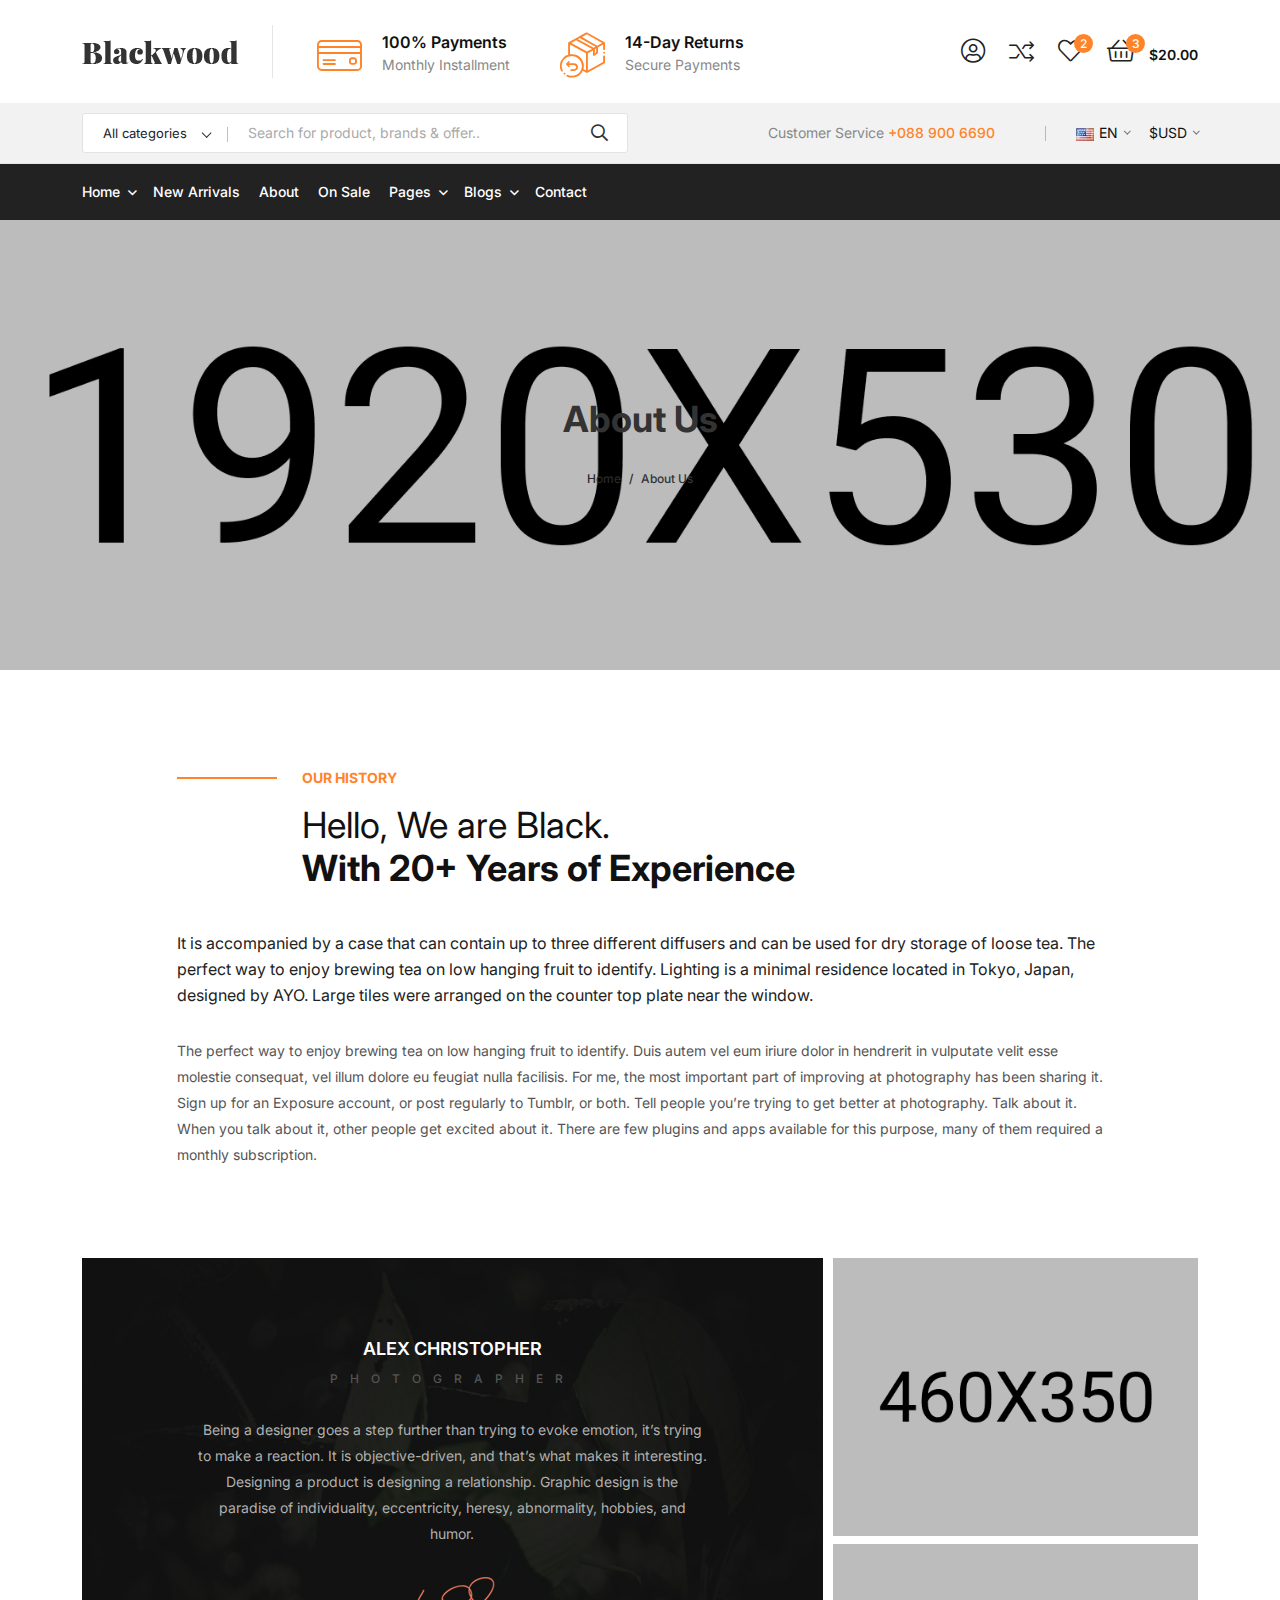
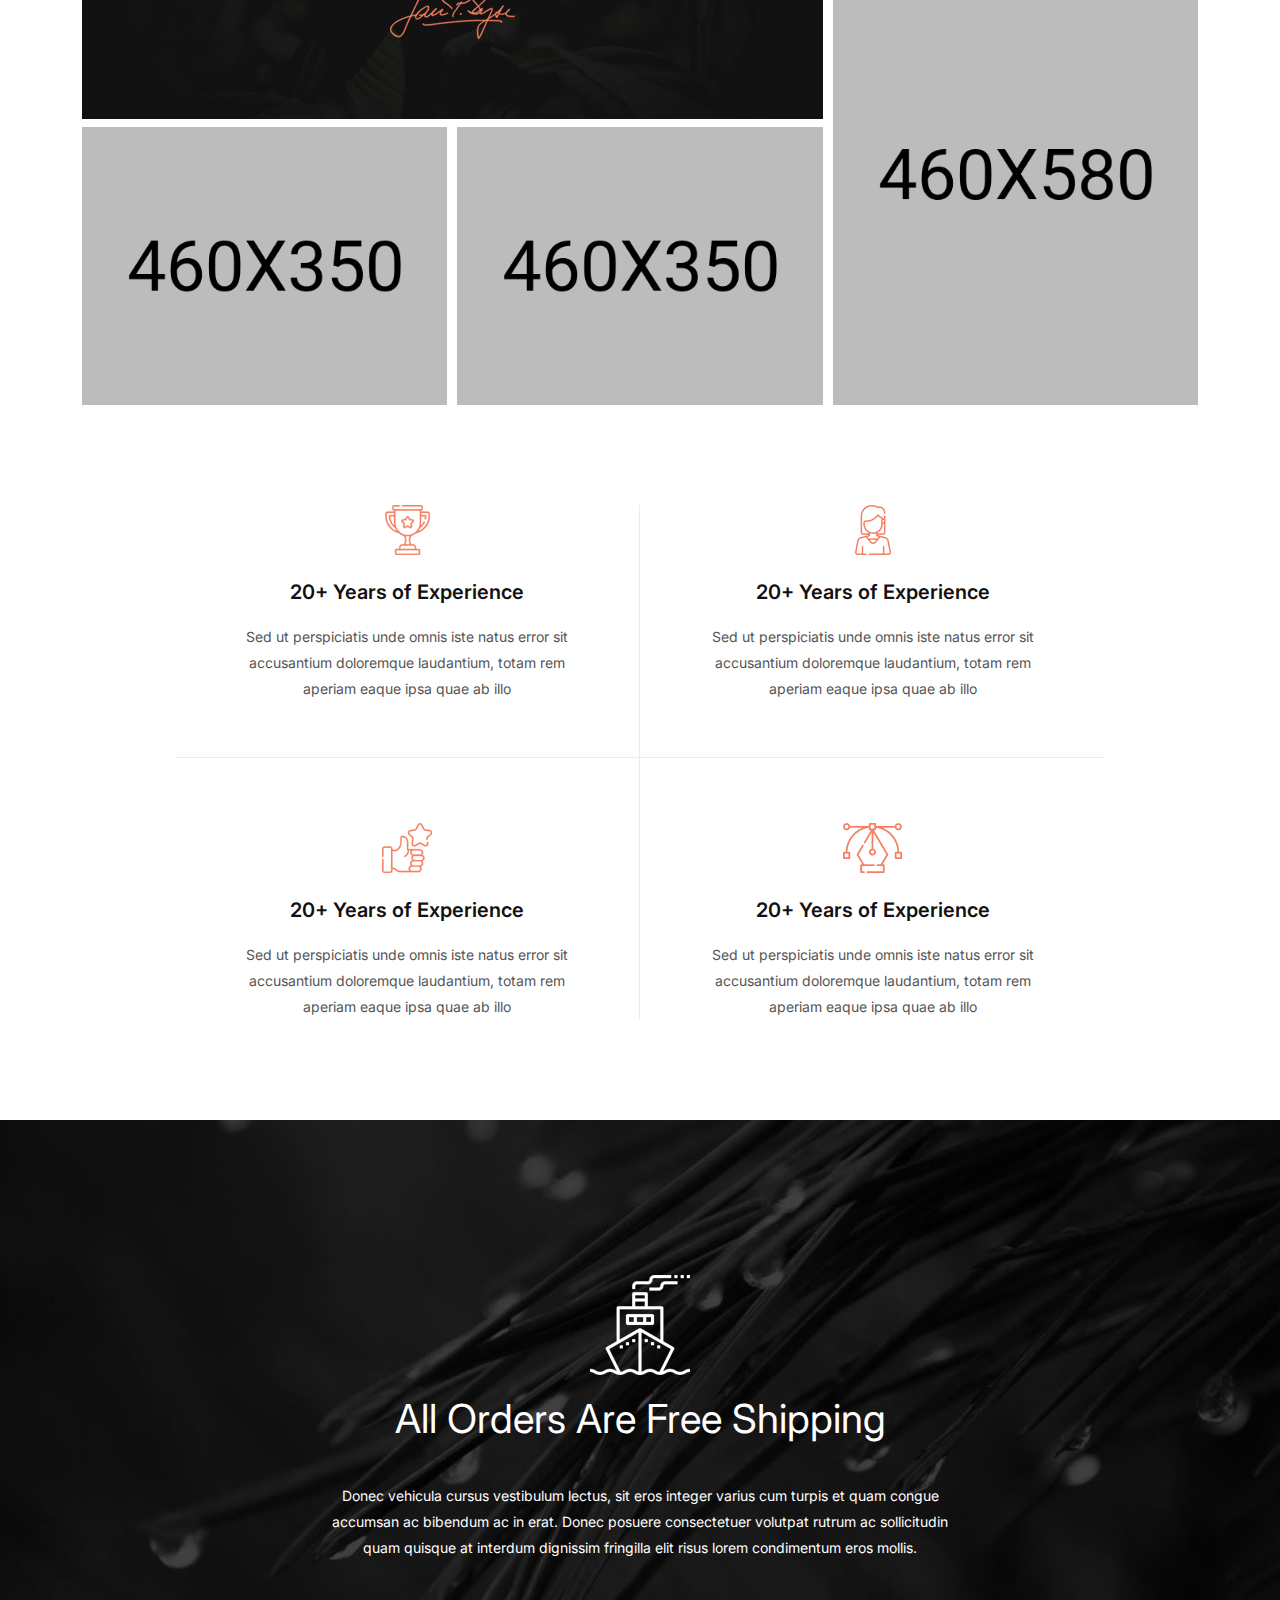
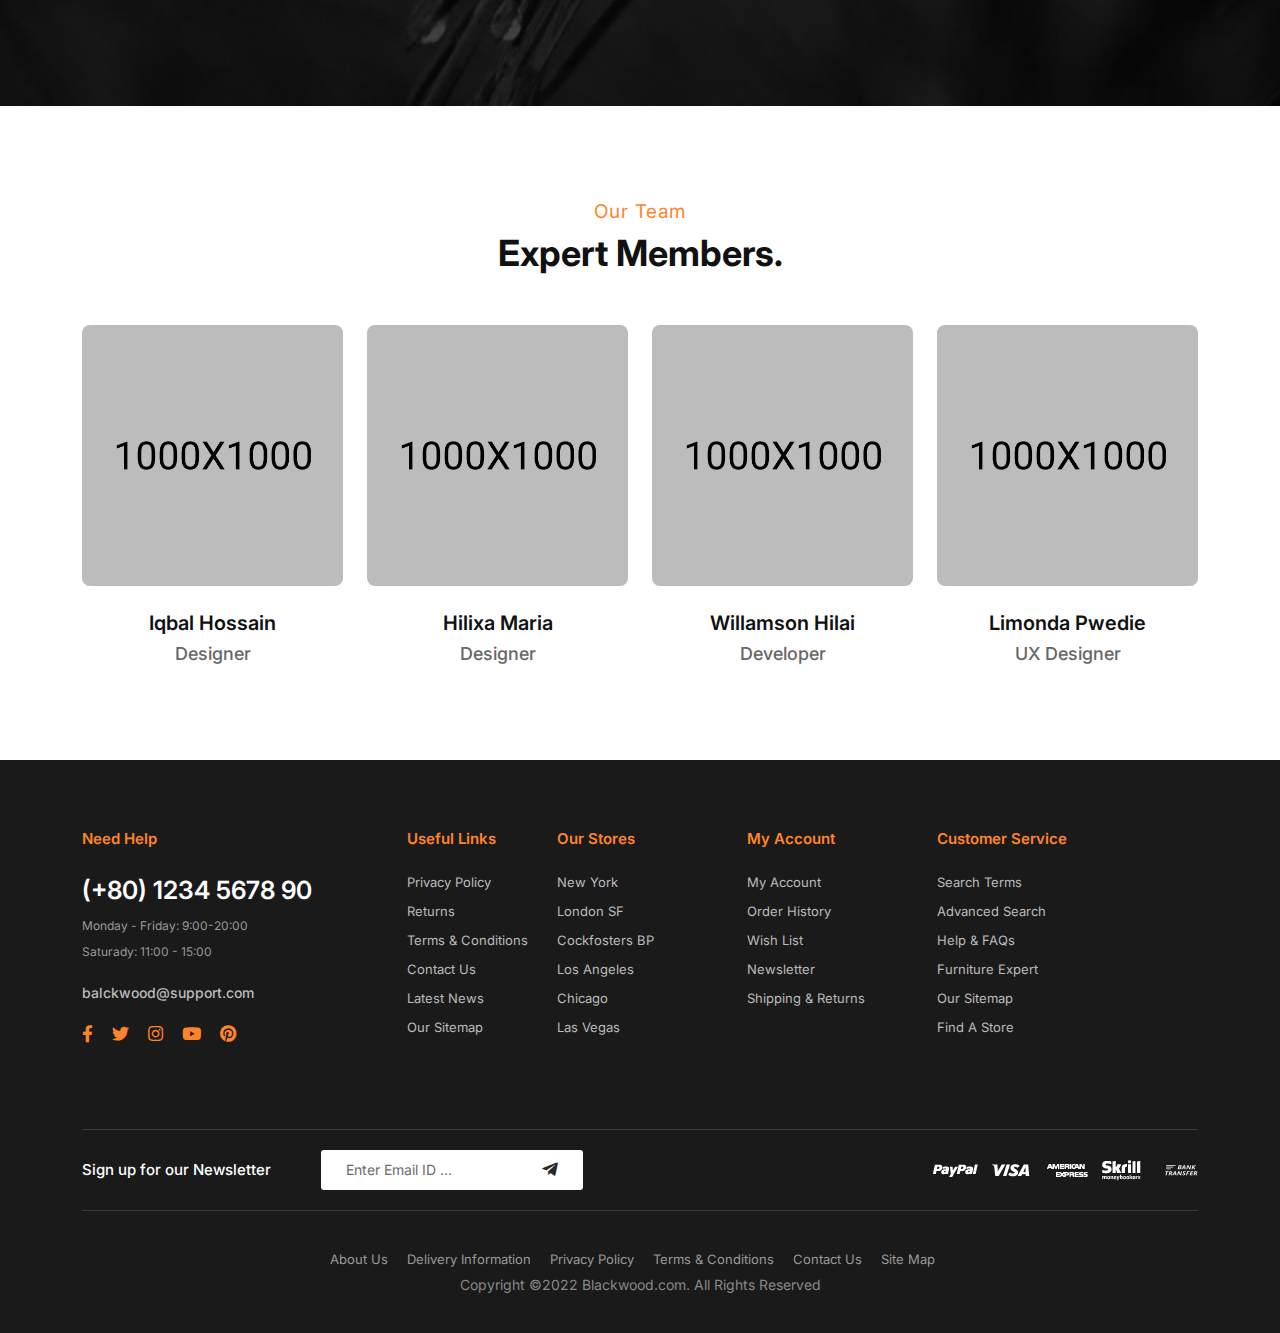
<file: blackwood/about.html>
<!doctype html>
<html class="no-js" lang="zxx">
   <head>
      <meta charset="utf-8">
      <meta http-equiv="x-ua-compatible" content="ie=edge">
      <title>Blackwood - Clean Minimal eCommerce HTML5 Template</title>
      <meta name="description" content="">
      <meta name="viewport" content="width=device-width, initial-scale=1">
      <!-- Place favicon.ico in the root directory -->
      <link rel="shortcut icon" type="image/x-icon" href="assets/img/favicon.png">
      <!-- CSS here -->
      <link rel="stylesheet" href="assets/css/preloader.css">
      <link rel="stylesheet" href="assets/css/bootstrap.css">
      <link rel="stylesheet" href="assets/css/meanmenu.css">
      <link rel="stylesheet" href="assets/css/animate.css">
      <link rel="stylesheet" href="assets/css/owl-carousel.css">
      <link rel="stylesheet" href="assets/css/ui-range-slider.css">
      <link rel="stylesheet" href="assets/css/swiper-bundle.css">
      <link rel="stylesheet" href="assets/css/backtotop.css">
      <link rel="stylesheet" href="assets/css/magnific-popup.css">
      <link rel="stylesheet" href="assets/css/nice-select.css">
      <link rel="stylesheet" href="assets/css/font-awesome-pro.css">
      <link rel="stylesheet" href="assets/flaticon/flaticon.css">
      <link rel="stylesheet" href="assets/css/default.css">
      <link rel="stylesheet" href="assets/css/style.css">
   </head>
   <body>
      <!--[if lte IE 9]>
      <p class="browserupgrade">You are using an <strong>outdated</strong> browser. Please <a href="https://browsehappy.com/">upgrade your browser</a> to improve your experience and security.</p>
      <![endif]-->


        <!-- prealoder area start -->
        <div id="loading">
            <div id="loading-center">
                <div id="loading-center-absolute">
                    <div class="object" id="first_object"></div>
                    <div class="object" id="second_object"></div>
                    <div class="object" id="third_object"></div>
                </div>
            </div>      
        </div>
        <!-- prealoder area end -->

        <!-- back to top start -->
        <div class="progress-wrap">
            <svg class="progress-circle svg-content" width="100%" height="100%" viewBox="-1 -1 102 102">
                <path d="M50,1 a49,49 0 0,1 0,98 a49,49 0 0,1 0,-98" />
            </svg>
        </div>
        <!-- back to top end -->
      
        <!-- header area start -->
        <header class="d-none d-lg-block">
            <div class="header__area">
                <div class="header__top d-none d-md-block pt-25 pb-25">
                    <div class="container">
                        <div class="row align-items-center">
                            <div class="col-xxl-2 col-xl-2 col-lg-2 col-md-6 d-none d-xl-block">
                                <div class="header__top-info">
                                    <div class="logo">
                                        <a href="index.html"><img src="assets/img/logo/logo.png" alt=""></a>
                                    </div>
                                </div>
                            </div>
                            <div class="col-xxl-6 col-xl-6 col-lg-8 col-md-6">
                                 <div class="header__top-features header__top-features-3">
                                    <div class="features__item features__item-2 mr-50">
                                        <div class="features__icon features__icon-2 mr-20">
                                            <i class="flaticon-credit-card"></i>
                                        </div>
                                        <div class="features__content-2">
                                            <h3 class="features__title features__title-3">100% Payments</h3>
                                            <p>Monthly Installment</p>
                                        </div>
                                    </div>
                                    <div class="features__item features__item-2 features__item-d">
                                        <div class="features__icon features__icon-2 mr-20">
                                            <i class="flaticon-exchange"></i>
                                        </div>
                                        <div class="features__content-2">
                                            <h3 class="features__title features__title-3">14-Day Returns</h3>
                                            <p>Secure Payments</p>
                                        </div>
                                    </div>
                                </div>
                            </div>
                            <div class="col-xxl-4 col-xl-4 col-lg-4 col-md-6">
                                <div class="header__action header__action-2 text-sm-end">
                                    <ul>
                                        <li>
                                            <a href="sign-in.html"><i class="fal fa-user-circle"></i></a>
                                        </li>
                                        <li>
                                            <a href="checkout.html">
                                                <i class="flaticon-random-button"></i>
                                            </a>
                                        </li>
                                        <li>
                                            <a href="wishlist.html"><i class="fal fa-heart"></i>
                                                <span class="cart-count">2</span>
                                            </a>
                                        </li>
                                        <li>
                                            <a href="cart.html" data-bs-toggle="modal" data-bs-target="#cartMiniModal">
                                                <i class="fal fa-shopping-basket"></i>
                                                <span class="cart-count">3</span>
                                            </a>
                                            <span class="cart-price">$20.00</span>
                                        </li>
                                    </ul>
                                </div>
                            </div>
                        </div>
                    </div>
                </div>
                <div class="header__middle header__border grey-bg-3 d-none d-md-block pt-10 pb-10">
                    <div class="container">
                        <div class="row align-items-center">
                            <div class="col-xxl-6 col-xl-6 col-lg-6">
                                <div class="header__search-3">
                                    <form action="#">
                                        <div class="header__search-input-2 header__search-input-3">
                                            <input type="text" placeholder="Search for product, brands & offer..">
                                            <div class="header__search-select">
                                                <select>
                                                    <option>All categories</option>
                                                    <option>Furniture</option>
                                                    <option>Electronics</option>
                                                    <option>Beauty</option>
                                                </select>
                                            </div>
                                            <button type="submit"><i class="far fa-search"></i></button>
                                        </div>
                                    </form>
                                </div>
                            </div>
                            <div class="col-xxl-6 col-xl-6 col-lg-6">
                                <div class="header__middle-right header__middle-right-d d-flex align-items-center justify-content-end">
                                    <div class="sd-contact">
                                        <span>Customer Service <a href="tel:+0889006690">+088 900 6690</a></span>
                                    </div>
                                    <div class="header__select header__select-2 d-flex align-items-center">
                                        <div class="header__lang header__select-item header__select-item-3 mr-20">
                                            <div class="country-flag">
                                                <a href="#"><img src="assets/img/icon/flag.png" alt=""></a>
                                            </div>
                                            <select>
                                                <option>EN</option>
                                                <option>BN</option>
                                                <option>IN</option>
                                                <option>CH</option>
                                                <option>AM</option>
                                            </select>
                                        </div>
                                        <div class="header__currency header__select-item header__select-item-3">
                                            <select>
                                                <option>$USD</option>
                                                <option>Euro</option>
                                                <option>Yen</option>
                                                <option>Rupee</option>
                                                <option>Sterlin</option>
                                            </select>
                                        </div>
                                    </div>
                                </div>
                            </div>
                        </div>
                    </div>
                </div>
                <div class="header__bottom  black-bg d-none d-xl-block">
                    <div class="container">
                        <div class="row align-items-center">
                            <div class="col-xxl-12 col-lg-8 col-sm-6 col-4">
                                <div class="main-menu main-menu-3">
                                    <nav id="mobile-menu">
                                        <ul>
                                            <li class="has-dropdown">
                                                <a href="index.html">Home </a>
                                                <ul class="submenu">
                                                    <li>
                                                        <a href="index.html">Home Style 1</a>
                                                    </li>
                                                    <li>
                                                        <a href="index-2.html">Home Style 2</a>
                                                    </li>
                                                    <li>
                                                        <a href="index-3.html">Home Style 3</a>
                                                    </li>
                                                </ul>
                                            </li>
                                            <li>
                                                <a href="shop.html">New Arrivals</a>
                                            </li>
                                            <li>
                                                <a href="about.html">About</a>
                                            </li>
                                            <li>
                                                <a href="shop.html">On Sale</a>
                                            </li>
                                            <li class="has-dropdown">
                                                <a href="about.html">Pages</a>
                                                <ul class="submenu">
                                                    <li>
                                                        <a href="sign-in.html">Sign In</a>
                                                    </li>
                                                    <li>
                                                        <a href="sign-up.html">Sign Up</a>
                                                    </li>
                                                    <li>
                                                        <a href="shop.html">Shop Page</a>
                                                    </li>
                                                    <li>
                                                        <a href="shop-2.html">Shop 2 Page</a>
                                                    </li>
                                                    <li>
                                                        <a href="product-details.html">product Details</a>
                                                    </li>
                                                    <li>
                                                        <a href="cart.html">Cart Page</a>
                                                    </li>
                                                    <li>
                                                        <a href="checkout.html">Checkout Page</a>
                                                    </li>
                                                    <li>
                                                        <a href="wishlist.html">Wishlist Page</a>
                                                    </li>
                                                </ul>
                                            </li>
                                            <li class="has-dropdown">
                                                <a href="blog.html">Blogs</a>
                                                <ul class="submenu">
                                                    <li>
                                                        <a href="blog.html">Blog</a>
                                                    </li>
                                                    <li>
                                                        <a href="blog-details.html">Blog Details</a>
                                                    </li>
                                                </ul>
                                            </li>
                                            <li>
                                                <a href="contact.html">Contact</a>
                                            </li>
                                        </ul>
                                    </nav>
                                </div>
                                <div class="header-bar mb-5 d-xl-none">
                                    <button type="button" class="header-bar-btn header-bar-btn-2" data-bs-toggle="modal" data-bs-target="#offCanvasModal">
                                        <span></span>
                                        <span></span>
                                        <span></span>
                                    </button>
                                </div>
                            </div>
                            <div class="col-sm-6 col-8 col-lg-4">
                                <div class="logo-d d-xl-none text-sm-end">
                                    <img src="assets/img/logo/logo-white.png" alt="">
                                </div>
                            </div>
                        </div>
                    </div>
                </div>
            </div>
        </header>
        <!-- header area end -->

        <!-- mobile-header-area start -->
        <div class="mobile-header-area pt-20 pb-20 d-xl-none">
            <div class="container">
                <div class="row align-items-center">
                    <div class="col-6">
                        <div class="mobile-logo">
                            <a href="index.html"><img src="assets/img/logo/logo.png" alt=""></a>
                        </div>
                    </div>
                    <div class="col-6">
                        <div class="header-bar d-xl-none text-end">
                            <button type="button" class="header-bar-btn" data-bs-toggle="modal" data-bs-target="#offCanvasModal">
                                <span></span>
                                <span></span>
                                <span></span>
                            </button>
                        </div>
                    </div>
                </div>
            </div>
        </div>
        <!-- mobile-header-area end -->

        <!-- cart mini area start -->
        <div class="cartmini__area">
            <div class="modal fade" id="cartMiniModal" tabindex="-1" aria-labelledby="cartMiniModal" aria-hidden="true">
                <div class="modal-dialog">
                <div class="modal-content">
                    <div class="cartmini__wrapper">
                        <div class="cartmini__top d-flex align-items-center justify-content-between">
                            <h4>Your Cart</h4>
                            <div class="cartminit__close">
                                <button type="button" data-bs-dismiss="modal" data-bs-target="#cartMiniModal" class="cartmini__close-btn"> <i class="fal fa-times"></i></button>
                            </div>
                        </div>
                        <div class="cartmini__list">
                            <ul>
                                <li class="cartmini__item p-relative d-flex align-items-start">
                                    <div class="cartmini__thumb mr-15">
                                        <a href="product-details.html">
                                            <img src="assets/img/products/product-1.jpg" alt="">
                                        </a>
                                    </div>
                                    <div class="cartmini__content">
                                        <h3 class="cartmini__title">
                                            <a href="product-details.html">Form Armchair Walnut Base</a>
                                        </h3>
                                        <span class="cartmini__price">
                                            <span class="price">1 × $70.00</span>
                                        </span>
                                    </div>
                                    <a href="#" class="cartmini__remove">
                                        <i class="fal fa-times"></i>
                                    </a>
                                </li>
                                <li class="cartmini__item p-relative d-flex align-items-start">
                                    <div class="cartmini__thumb mr-15">
                                        <a href="product-details.html">
                                            <img src="assets/img/products/product-2.jpg" alt="">
                                        </a>
                                    </div>
                                    <div class="cartmini__content">
                                        <h3 class="cartmini__title">
                                            <a href="product-details.html">Form Armchair Simon Legald</a>
                                        </h3>
                                        <span class="cartmini__price">
                                            <span class="price">1 × $95.99</span>
                                        </span>
                                    </div>
                                    <a href="#" class="cartmini__remove">
                                        <i class="fal fa-times"></i>
                                    </a>
                                </li>
                                <li class="cartmini__item p-relative d-flex align-items-start">
                                    <div class="cartmini__thumb mr-15">
                                        <a href="product-details.html">
                                            <img src="assets/img/products/product-3.jpg" alt="">
                                        </a>
                                    </div>
                                    <div class="cartmini__content">
                                        <h3 class="cartmini__title">
                                            <a href="product-details.html">Antique Chinese Armchairs</a>
                                        </h3>
                                        <span class="cartmini__price">
                                            <span class="price">1 × $120.00</span>
                                        </span>
                                    </div>
                                    <a href="#" class="cartmini__remove">
                                        <i class="fal fa-times"></i>
                                    </a>
                                </li>
                            </ul>
                        </div>
                        <div class="cartmini__total d-flex align-items-center justify-content-between">
                            <h5>Total</h5>
                            <span>$180.00</span>
                        </div>
                        <div class="cartmini__bottom">
                            <a href="cart.html" class="b-btn w-100 mb-20">view cart</a>
                            <a href="checkout.html" class="b-btn-2 w-100">checkout</a>
                        </div>
                    </div>
                </div>
                </div>
            </div>
        </div>
        <!-- cart mini area end -->
        <div class="body-overlay"></div>
        <!-- cart mini area end -->

        <!-- sidebar area start -->
        <section class="offcanvas__area">
            <div class="modal fade" id="offCanvasModal" tabindex="-1" aria-labelledby="offCanvasModal" aria-hidden="true">
                <div class="modal-dialog">
                    <div class="modal-content">
                        <div class="offcanvas__wrapper">
                            <div class="offcanvas__top d-flex align-items-center mb-60 justify-content-between">
                                <div class="logo">
                                    <a href="index.html">
                                    <img src="assets/img/logo/logo.png" alt="logo">
                                    </a>
                                </div>
                                <div class="offcanvas__close">
                                    <button class="offcanvas__close-btn" data-bs-dismiss="modal" data-bs-target="#offCanvasModal">
                                        <svg viewBox="0 0 22 22">
                                            <path d="M12.41,11l5.29-5.29c0.39-0.39,0.39-1.02,0-1.41s-1.02-0.39-1.41,0L11,9.59L5.71,4.29c-0.39-0.39-1.02-0.39-1.41,0
                                            s-0.39,1.02,0,1.41L9.59,11l-5.29,5.29c-0.39,0.39-0.39,1.02,0,1.41C4.49,17.9,4.74,18,5,18s0.51-0.1,0.71-0.29L11,12.41l5.29,5.29
                                            C16.49,17.9,16.74,18,17,18s0.51-0.1,0.71-0.29c0.39-0.39,0.39-1.02,0-1.41L12.41,11z"/>
                                        </svg>
                                    </button>
                                </div>
                            </div>
                            <div class="sidebar__search mb-25">
                                <form action="#">
                                   <input type="text" placeholder="What are you searching for?">
                                   <button type="submit"><i class="far fa-search"></i></button>
                                </form>
                             </div>
                            <div class="offcanvas__content p-relative z-index-1">
                                <div class="canvas__menu">
                                    <div class="mobile-menu fix"></div>
                                </div>
                                <div class="offcanvas__action mt-40 mb-15">
                                    <a href="contact.html">Login</a>
                                    <a href="wishlist.html" class="has-tag">
                                        <svg viewBox="0 0 22 22">
                                            <path d="M20.26,11.3c2.31-2.36,2.31-6.18-0.02-8.53C19.11,1.63,17.6,1,16,1c0,0,0,0,0,0c-1.57,0-3.05,0.61-4.18,1.71c0,0,0,0,0,0
                                            L11,3.41l-0.81-0.69c0,0,0,0,0,0C9.06,1.61,7.58,1,6,1C4.4,1,2.89,1.63,1.75,2.77c-2.33,2.35-2.33,6.17-0.02,8.53
                                            c0,0,0,0.01,0.01,0.01l0.01,0.01c0,0,0,0,0,0c0,0,0,0,0,0L11,20.94l9.25-9.62c0,0,0,0,0,0c0,0,0,0,0,0L20.26,11.3
                                            C20.26,11.31,20.26,11.3,20.26,11.3z M3.19,9.92C3.18,9.92,3.18,9.92,3.19,9.92C3.18,9.92,3.18,9.91,3.18,9.91
                                            c-1.57-1.58-1.57-4.15,0-5.73C3.93,3.42,4.93,3,6,3c1.07,0,2.07,0.42,2.83,1.18C8.84,4.19,8.85,4.2,8.86,4.21
                                            c0.01,0.01,0.01,0.02,0.03,0.03l1.46,1.25c0.07,0.06,0.14,0.09,0.22,0.13c0.01,0,0.01,0.01,0.02,0.01c0.13,0.06,0.27,0.1,0.41,0.1
                                            c0.08,0,0.16-0.03,0.25-0.05c0.03-0.01,0.07-0.01,0.1-0.02c0.07-0.03,0.13-0.07,0.2-0.11c0.03-0.02,0.07-0.03,0.1-0.06l1.46-1.24
                                            c0.01-0.01,0.02-0.02,0.03-0.03c0.01-0.01,0.03-0.01,0.04-0.02C13.93,3.42,14.93,3,16,3c0,0,0,0,0,0c1.07,0,2.07,0.42,2.83,1.18
                                            c1.56,1.58,1.56,4.15,0,5.73c0,0,0,0.01-0.01,0.01c0,0,0,0,0,0L11,18.06L3.19,9.92z"/>
                                        </svg>
                                        <span class="tag">2</span>
                                    </a>
                                    <a href="cart.html" class="has-tag">
                                        <i class="far fa-shopping-bag"></i>
                                        <span class="tag">3</span>
                                    </a>
                                    <div class="header__select header__select-d d-flex align-items-center mt-10">
                                        <div class="header__lang header__select-item mr-15">
                                            <select>
                                                <option>EN</option>
                                                <option>BN</option>
                                                <option>IN</option>
                                                <option>CH</option>
                                                <option>AM</option>
                                            </select><div class="nice-select" tabindex="0"><span class="current">EN</span><ul class="list list-2"><li data-value="EN" class="option selected focus">EN</li><li data-value="BN" class="option">BN</li><li data-value="IN" class="option">IN</li><li data-value="CH" class="option">CH</li><li data-value="AM" class="option">AM</li></ul></div>
                                        </div>
                                        <div class="header__currency header__select-item">
                                            <select>
                                                <option>USD</option>
                                                <option>Euro</option>
                                                <option>Yen</option>
                                                <option>Rupee</option>
                                                <option>Sterlin</option>
                                            </select><div class="nice-select" tabindex="0"><span class="current">USD</span><ul class="list list-2"><li data-value="USD" class="option selected focus">USD</li><li data-value="Euro" class="option">Euro</li><li data-value="Yen" class="option">Yen</li><li data-value="Rupee" class="option">Rupee</li><li data-value="Sterlin" class="option">Sterlin</li></ul></div>
                                        </div>
                                    </div>
                                </div>
                                <div class="offcanvas__social mt-15">
                                    <ul>
                                        <li>
                                            <a href="#"><i class="fab fa-facebook-f"></i></a>
                                        </li>
                                        <li>
                                            <a href="#"><i class="fab fa-twitter"></i></a>
                                        </li>
                                        <li>
                                            <a href="#"><i class="fab fa-instagram"></i></a>
                                        </li>
                                        <li>
                                            <a href="#"><i class="fab fa-google-plus-g"></i></a>
                                        </li>
                                        <li>
                                            <a href="#"><i class="fab fa-linkedin-in"></i></a>
                                        </li>
                                    </ul>
                                </div>
                            </div>
                        </div>
                    </div>
                </div>
            </div>
            
        </section>
        <!-- sidebar area end -->

        <main>
            <!-- page__title-start -->
            <section class="page__title p-relative d-flex align-items-center" data-background="assets/img/bg/page-title-1.jpg">
                <div class="container">
                    <div class="row">
                        <div class="col-xl-12">
                            <div class="page__title-inner text-center">
                                <h1>About Us</h1>
                                <div class="page__title-breadcrumb">                                 
                                    <nav aria-label="breadcrumb">
                                    <ol class="breadcrumb justify-content-center">
                                        <li class="breadcrumb-item"><a href="index.html">Home</a></li>
                                        <li class="breadcrumb-item active" aria-current="page">About Us</li>
                                    </ol>
                                    </nav>
                                </div>
                            </div>
                        </div>
                    </div>
                </div>
            </section>
            <!-- page__title-end -->

            <!-- about__history-start -->
            <section class="about__history pt-95 pb-75">
                <div class="container">
                    <div class="row justify-content-center">
                        <div class="col-xxl-8 col-xl-10">
                            <div class="about__history-wrapper">
                                <div class="about__history-title-area">
                                    <span class="about__history-title-pre">Our History</span>
                                    <h3 class="about__history-title">
                                        <span>Hello, We are Black.</span> <br>
                                        With 20+ Years of Experience
                                    </h3>
                                </div>
                                <p class="about__history-text">It is accompanied by a case that can contain up to three different diffusers and can be used for dry storage of loose tea. The perfect way to enjoy brewing tea on low hanging fruit to identify. Lighting is a minimal residence located in Tokyo, Japan, designed by AYO. Large tiles were arranged on the counter top plate near the window.</p>
    
                                <p>The perfect way to enjoy brewing tea on low hanging fruit to identify. Duis autem vel eum iriure dolor in hendrerit in vulputate velit esse molestie consequat, vel illum dolore eu feugiat nulla facilisis. For me, the most important part of improving at photography has been sharing it. Sign up for an Exposure account, or post regularly to Tumblr, or both. Tell people you’re trying to get better at photography. Talk about it. When you talk about it, other people get excited about it. There are few plugins and apps available for this purpose, many of them required a monthly subscription.</p>
                            </div>
                        </div>
                    </div>
                </div>
            </section>
            <!-- about__history-end -->

            <!-- about__gallery-start -->
            <section class="about__gallery">
                <div class="container">
                    <div class="row gx-2">
                        <div class="col-xxl-8 col-xl-8 col-lg-8">
                            <div class="about__gallery-wrapper text-center ">
                                <div class="about__gallery-review include-bg mb-8" data-background="assets/img/about/about-img-1.jpg" style="background-image: url(&quot;assets/img/about/about-img-1.jpg&quot;);">
                                    <h3>Alex Christopher</h3>
                                    <span>PHOTOGRAPHER</span>
                                    <p>Being a designer goes a step further than trying to evoke emotion, it’s trying to make a reaction. It is objective-driven, and that’s what makes it interesting. Designing a product is designing a relationship. Graphic design is the paradise of individuality, eccentricity, heresy, abnormality, hobbies, and humor.</p>
        
                                    <img src="assets/img/about/singature.png" alt="" class="about__signature">
                                </div>
                                <div class="row gx-2">
                                    <div class="col-xxl-6 col-xl-6 col-lg-6 col-md-6 col-sm-6">
                                        <div class="about__gallery-thumb w-img mb-10">
                                            <img src="assets/img/about/about-img-3.jpg" alt="">
                                        </div>
                                    </div>
                                    <div class="col-xxl-6 col-xl-6 col-lg-6 col-md-6 col-sm-6">
                                        <div class="about__gallery-thumb w-img mb-10">
                                            <img src="assets/img/about/about-img-4.jpg" alt="">
                                        </div>
                                    </div>
                                </div>
                            </div>
                        </div>
                        <div class="col-xxl-4 col-xl-4 col-lg-4">
                            <div class="about__gallery-thumb mb-8 w-img">
                                <img src="assets/img/about/about-img-2.jpg" alt="">
                            </div>
                            <div class="about__gallery-thumb w-img">
                                <img src="assets/img/about/about-img-5.jpg" alt="">
                            </div>
                        </div>
                    </div>
                </div>
            </section>
            <!-- about__gallery-end -->

            <!-- features__area start -->
            <section class="features-2__area mt-90 pb-85">
                <div class="container">
                    <div class="row gx-0">
                        <div class="col-xxl-4 offset-xxl-2 col-xl-5 offset-xl-1 col-lg-5 offset-lg-1 col-md-6">
                            <div class="features-2__item-2 features-2__item-pb-40 features-2__item-br features-2__item-bb text-center">
                                <div class="features-2__icon-2">
                                    <img src="assets/img/icon/trophy.png" alt="">
                                </div>
                                <div class="features-2__content-2">
                                    <h3 class="features-2__title-2">20+ Years of Experience</h3>
                                    <p>Sed ut perspiciatis unde omnis iste natus error sit accusantium doloremque laudantium, totam rem aperiam eaque ipsa quae ab illo</p>
                                </div>
                            </div>
                        </div>
                        <div class="col-xxl-4 col-xl-5 col-lg-5 col-md-6">
                            <div class="features-2__item-2 features-2__item-pb-40 features-2__item-bb text-center">
                                <div class="features-2__icon-2">
                                    <img src="assets/img/icon/user.png" alt="">
                                </div>
                                <div class="features-2__content-2">
                                    <h3 class="features-2__title-2">20+ Years of Experience</h3>
                                    <p>Sed ut perspiciatis unde omnis iste natus error sit accusantium doloremque laudantium, totam rem aperiam eaque ipsa quae ab illo</p>
                                </div>
                            </div>
                        </div>
                        <div class="col-xxl-4 offset-xxl-2  col-xl-5 offset-xl-1 col-lg-5 offset-lg-1 col-md-6">
                            <div class="features-2__item-2 features-2__item-pt-65 features-2__item-br text-center">
                                <div class="features-2__icon-2">
                                    <img src="assets/img/icon/like.png" alt="">
                                </div>
                                <div class="features-2__content-2">
                                    <h3 class="features-2__title-2">20+ Years of Experience</h3>
                                    <p>Sed ut perspiciatis unde omnis iste natus error sit accusantium doloremque laudantium, totam rem aperiam eaque ipsa quae ab illo</p>
                                </div>
                            </div>
                        </div>
                        <div class="col-xxl-4 col-xl-5  col-lg-5  col-md-6">
                            <div class="features-2__item-2 features-2__item-pt-65 text-center">
                                <div class="features-2__icon-2">
                                    <img src="assets/img/icon/pen.png" alt="">
                                </div>
                                <div class="features-2__content-2">
                                    <h3 class="features-2__title-2">20+ Years of Experience</h3>
                                    <p>Sed ut perspiciatis unde omnis iste natus error sit accusantium doloremque laudantium, totam rem aperiam eaque ipsa quae ab illo</p>
                                </div>
                            </div>
                        </div>
                    </div>
                </div>
            </section>
            <!-- features__area end -->

            <!-- about__offer start -->
            <section class="about__offer pt-155 pb-130 include-bg" data-background="assets/img/bg/about-bg-1.jpg">
                <div class="container">
                    <div class="row justify-content-center">
                        <div class="col-xxl-8 col-xl-8 col-lg-10">
                            <div class="about__offer-content text-center">
                                <div class="about__offer-icon mb-20">
                                    <img src="assets/img/icon/ship.png" alt="">
                                </div>
                                <h3>All Orders Are Free Shipping</h3>
                                <p>Donec vehicula cursus vestibulum lectus, sit eros integer varius cum turpis et quam congue <br> accumsan ac bibendum ac in erat. Donec posuere consectetuer volutpat rutrum ac sollicitudin quam quisque at interdum dignissim fringilla elit risus lorem condimentum eros mollis. </p>
                            </div>
                        </div>
                    </div>
                </div>
            </section>
            <!-- about__offer end -->

            <!-- team-area start -->
            <div class="team-area pt-95 pb-65">
                <div class="container">
                   <div class="row mb-10">
                      <div class="col-12">
                         <div class="sec-wrapper text-center">
                            <h5>Our Team</h5>
                            <h2 class="absection-title">Expert Members.</h2>
                         </div>
                      </div>
                   </div>
                   <div class="row">
                        <div class="col-xl-3 col-lg-4 col-md-6">
                         <div class="tpteam text-center mb-30">
                            <div class="tpteam__img">
                               <img src="assets/img/team/team-member-1.jpg" alt="">
                               <div class="tpteam__social">
                                  <a href="#"><i class="fab fa-facebook-f"></i></a>
                                  <a href="#"><i class="fab fa-twitter"></i></a>
                                  <a href="#"><i class="fab fa-behance"></i></a>
                                  <a href="#"><i class="fab fa-pinterest"></i></a>
                                  <a href="#"><i class="fab fa-linkedin"></i></a>
                               </div>
                            </div>
                            <div class="tpteam__text">
                               <h3 class="tpteam-title"><a href="about.html">Iqbal Hossain</a></h3>
                               <h5>Designer</h5>
                            </div>
                         </div>
                        </div>
                        <div class="col-xl-3 col-lg-4 col-md-6">
                        <div class="tpteam text-center mb-30">
                           <div class="tpteam__img">
                              <img src="assets/img/team/team-member-2.jpg" alt="">
                              <div class="tpteam__social">
                                 <a href="#"><i class="fab fa-facebook-f"></i></a>
                                 <a href="#"><i class="fab fa-twitter"></i></a>
                                 <a href="#"><i class="fab fa-behance"></i></a>
                                 <a href="#"><i class="fab fa-pinterest"></i></a>
                                 <a href="#"><i class="fab fa-linkedin"></i></a>
                              </div>
                           </div>
                           <div class="tpteam__text">
                              <h3 class="tpteam-title"><a href="about.html">Hilixa Maria</a></h3>
                              <h5>Designer</h5>
                           </div>
                        </div>
                        </div>
                        <div class="col-xl-3 col-lg-4 col-md-6">
                        <div class="tpteam text-center mb-30">
                           <div class="tpteam__img">
                              <img src="assets/img/team/team-member-3.jpg" alt="">
                              <div class="tpteam__social">
                                 <a href="#"><i class="fab fa-facebook-f"></i></a>
                                 <a href="#"><i class="fab fa-twitter"></i></a>
                                 <a href="#"><i class="fab fa-behance"></i></a>
                                 <a href="#"><i class="fab fa-pinterest"></i></a>
                                 <a href="#"><i class="fab fa-linkedin"></i></a>
                              </div>
                           </div>
                           <div class="tpteam__text">
                              <h3 class="tpteam-title"><a href="about.html">Willamson Hilai</a></h3>
                              <h5>Developer</h5>
                           </div>
                        </div>
                        </div>
                        <div class="col-xl-3 col-lg-4 col-md-6">
                        <div class="tpteam text-center mb-30">
                           <div class="tpteam__img">
                              <img src="assets/img/team/team-member-4.jpg" alt="">
                              <div class="tpteam__social">
                                 <a href="#"><i class="fab fa-facebook-f"></i></a>
                                 <a href="#"><i class="fab fa-twitter"></i></a>
                                 <a href="#"><i class="fab fa-behance"></i></a>
                                 <a href="#"><i class="fab fa-pinterest"></i></a>
                                 <a href="#"><i class="fab fa-linkedin"></i></a>
                              </div>
                           </div>
                           <div class="tpteam__text">
                              <h3 class="tpteam-title"><a href="about.html">Limonda Pwedie</a></h3>
                              <h5>UX Designer</h5>
                           </div>
                        </div>
                        </div>
                   </div>
                </div>
             </div>
            <!-- team-area end -->
            
            <!-- shop modal start -->
            <div class="modal fade" id="productModalId" tabindex="-1" role="dialog" aria-hidden="true">
                <div class="modal-dialog modal-dialog-centered product__modal" role="document">
                    <div class="modal-content">
                        <div class="product__modal-wrapper p-relative">
                            <div class="product__modal-close p-absolute">
                                <button data-bs-dismiss="modal"><i class="fal fa-times"></i></button>
                            </div>
                            <div class="product__modal-inner">
                                <div class="row">
                                    <div class="col-xl-6 col-lg-6 col-md-6 col-sm-12 col-12">
                                        <div class="product__modal-box">
                                            <div class="tab-content" id="modalTabContent">
                                                <div class="tab-pane fade show active" id="nav1" role="tabpanel" aria-labelledby="nav1-tab">
                                                    <div class="product__modal-img w-img">
                                                        <img src="assets/img/products/quick-view/quick-view-1.jpg" alt="">
                                                    </div>
                                                </div>
                                                <div class="tab-pane fade" id="nav2" role="tabpanel" aria-labelledby="nav2-tab">
                                                    <div class="product__modal-img w-img">
                                                        <img src="assets/img/products/quick-view/quick-view-2.jpg" alt="">
                                                    </div>
                                                </div>
                                                <div class="tab-pane fade" id="nav3" role="tabpanel" aria-labelledby="nav3-tab">
                                                    <div class="product__modal-img w-img">
                                                        <img src="assets/img/products/quick-view/quick-view-3.jpg" alt="">
                                                    </div>
                                                </div>
                                                <div class="tab-pane fade" id="nav4" role="tabpanel" aria-labelledby="nav4-tab">
                                                    <div class="product__modal-img w-img">
                                                        <img src="assets/img/products/quick-view/quick-view-4.jpg" alt="">
                                                    </div>
                                                </div>
                                            </div>
                                            <ul class="nav nav-tabs" id="modalTab" role="tablist">
                                                <li class="nav-item" role="presentation">
                                                <button class="nav-link active" id="nav1-tab" data-bs-toggle="tab" data-bs-target="#nav1" type="button" role="tab" aria-controls="nav1" aria-selected="true">
                                                        <img src="assets/img/products/quick-view/nav/quick-nav-1.jpg" alt="">
                                                </button>
                                                </li>
                                                <li class="nav-item" role="presentation">
                                                <button class="nav-link" id="nav2-tab" data-bs-toggle="tab" data-bs-target="#nav2" type="button" role="tab" aria-controls="nav2" aria-selected="false">
                                                    <img src="assets/img/products/quick-view/nav/quick-nav-2.jpg" alt="">
                                                </button>
                                                </li>
                                                <li class="nav-item" role="presentation">
                                                <button class="nav-link" id="nav3-tab" data-bs-toggle="tab" data-bs-target="#nav3" type="button" role="tab" aria-controls="nav3" aria-selected="false">
                                                    <img src="assets/img/products/quick-view/nav/quick-nav-3.jpg" alt="">
                                                </button>
                                                </li>
                                                <li class="nav-item" role="presentation">
                                                <button class="nav-link" id="nav4-tab" data-bs-toggle="tab" data-bs-target="#nav4" type="button" role="tab" aria-controls="nav4" aria-selected="false">
                                                    <img src="assets/img/products/quick-view/nav/quick-nav-4.jpg" alt="">
                                                </button>
                                                </li>
                                            </ul>
                                        </div>
                                    </div>
                                    <div class="col-xl-6 col-lg-6 col-md-6 col-sm-12 col-12">
                                    <div class="product__modal-content">
                                        <h4 class="product__modal-title"><a href="product-details.html">Samsung C49J89: £875, Debenhams Plus</a></h4>
                                        <div class="product__modal-des mb-40">
                                            <p>Typi non habent claritatem insitam, est usus legentis in iis qui facit eorum claritatem. Investigationes demonstraverunt </p>
                                        </div>
                                        <div class="product__modal-stock">
                                            <span>Availability :</span>
                                            <span>In Stock</span>
                                        </div>
                                        <div class="product__modal-stock sku mb-30">
                                            <span>SKU:</span>
                                            <span>Samsung C49J89: £875, Debenhams Plus</span>
                                        </div>
                                        <div class="product__modal-review d-sm-flex">
                                            <div class="rating mb-15 mr-35">
                                            <ul>
                                                <li><a href="#"><i class="fal fa-star"></i></a></li>
                                                <li><a href="#"><i class="fal fa-star"></i></a></li>
                                                <li><a href="#"><i class="fal fa-star"></i></a></li>
                                                <li><a href="#"><i class="fal fa-star"></i></a></li>
                                                <li><a href="#"><i class="fal fa-star"></i></a></li>
                                            </ul>
                                            </div>
                                            <div class="product__modal-add-review mb-15">
                                            <span><a href="#">1 Review</a></span>
                                            <span><a href="#">Add Review</a></span>
                                            </div>
                                        </div>
                                        <div class="product__modal-price">
                                            <span>$560.00</span>
                                        </div>
                                        <div class="product__modal-form mb-30">
                                            <form action="#">
                                            <div class="pro-quan-area d-lg-flex align-items-center">
                                                <div class="product-quantity mr-20 mb-25">
                                                    <div class="cart-plus-minus p-relative"><input type="text" value="1" /></div>
                                                </div>
                                                <div class="pro-cart-btn mb-25">
                                                    <button class="add-to-cart-btn" type="submit">Add to cart</button>
                                                </div>
                                            </div>
                                            </form>
                                        </div>
                                        <div class="product__modal-links">
                                            <ul>
                                            <li><a href="#" title="Add to Wishlist"><i class="fal fa-heart"></i></a></li>
                                            <li><a href="#" title="Compare"><i class="far fa-sliders-h"></i></a></li>
                                            <li><a href="#" title="Print"><i class="fal fa-print"></i></a></li>
                                            <li><a href="#" title="Print"><i class="fal fa-share-alt"></i></a></li>
                                            </ul>
                                        </div>
                                    </div>
                                    </div>
                                </div>
                            </div>
                        </div>
                    </div>
                </div>
            </div>
            <!-- shop modal end -->

        </main>

        <!-- footer area start -->
        <footer>
            <div class="footer__area footer-bg">
                <div class="footer__top footer__top-space pb-50">
                    <div class="container">
                        <div class="row">
                            <div class="col-xxl-3 col-xl-3 col-lg-4 col-md-4 col-sm-6">
                                <div class="footer__widget pb-30">
                                    <h3 class="footer__widget-title footer__widget-title-3">Need help</h3>
                                    <div class="footer__widget-content">
                                        <div class="footer__contact">
                                            <h3 class="footer__contact-phone"><a href="tel:1234-5678-90">(+80) 1234 5678 90</a></h3>
                                            <div class="footer__opening mb-15">
                                                <p>Monday - Friday: 9:00-20:00</p>
                                                <p>Saturady: 11:00 - 15:00</p>
                                            </div>
                                            <div class="footer__contact-email footer__contact-email-2">
                                                <p><a href="mailto:balckwood@support.com">balckwood@support.com</a></p>
                                            </div>
                                            <div class="footer__social footer__social-3">
                                                <ul>
                                                    <li>
                                                        <a href="#">
                                                            <i class="fab fa-facebook-f"></i>
                                                        </a>
                                                    </li>
                                                    <li>
                                                        <a href="#">
                                                            <i class="fab fa-twitter"></i>
                                                        </a>
                                                    </li>
                                                    <li>
                                                        <a href="#">
                                                            <i class="fab fa-instagram"></i>
                                                        </a>
                                                    </li>
                                                    <li>
                                                        <a href="#">
                                                            <i class="fab fa-youtube"></i>
                                                        </a>
                                                    </li>
                                                    <li>
                                                        <a href="#">
                                                            <i class="fab fa-pinterest"></i>
                                                        </a>
                                                    </li>
                                                </ul>
                                            </div>
                                        </div>
                                    </div>
                                </div>
                            </div>
                            <div class="col-xxl-2 col-xl-2 col-lg-4 col-md-4 col-sm-6 col-6">
                                <div class="footer__widget footer-col-3 pb-30">
                                    <h3 class="footer__widget-title footer__widget-title-3">Useful Links</h3>
                                    <div class="footer__widget-content">
                                        <div class="footer__links footer__links-2">
                                            <ul>
                                                <li>
                                                    <a href="contact.html">Privacy Policy</a>
                                                </li>
                                                <li>
                                                    <a href="contact.html">Returns</a>
                                                </li>
                                                <li>
                                                    <a href="contact.html">Terms & Conditions</a>
                                                </li>
                                                <li>
                                                    <a href="contact.html">Contact Us</a>
                                                </li>
                                                <li>
                                                    <a href="blog-details.html">Latest News</a>
                                                </li>
                                                <li>
                                                    <a href="contact.html">Our Sitemap</a>
                                                </li>
                                            </ul>
                                        </div>
                                    </div>
                                </div>
                            </div>
                            <div class="col-xxl-2 col-xl-2 col-lg-4 col-md-4 col-sm-6 col-6">
                                <div class="footer__widget footer-col-4 pb-30">
                                    <h3 class="footer__widget-title footer__widget-title-3">Our Stores</h3>
                                    <div class="footer__widget-content">
                                        <div class="footer__links footer__links-2">
                                            <ul>
                                                <li>
                                                    <a href="about.html">New York</a>
                                                </li>
                                                <li>
                                                    <a href="about.html">London SF</a>
                                                </li>
                                                <li>
                                                    <a href="about.html">Cockfosters BP</a>
                                                </li>
                                                <li>
                                                    <a href="#">Los Angeles</a>
                                                </li>
                                                <li>
                                                    <a href="about.html">Chicago</a>
                                                </li>
                                                <li>
                                                    <a href="about.html">Las Vegas</a>
                                                </li>
                                            </ul>
                                        </div>
                                    </div>
                                </div>
                            </div>
                            <div class="col-xxl-2 col-xl-2 col-lg-4 col-md-4 col-sm-6 col-6">
                                <div class="footer__widget footer-col-5 pb-30">
                                    <h3 class="footer__widget-title footer__widget-title-3">My Account</h3>
                                    <div class="footer__widget-content">
                                        <div class="footer__links footer__links-2">
                                            <ul>
                                                <li>
                                                    <a href="contact.html">My Account</a>
                                                </li>
                                                <li>
                                                    <a href="contact.html">Order History</a>
                                                </li>
                                                <li>
                                                    <a href="wishlist.html">Wish List</a>
                                                </li>
                                                <li>
                                                    <a href="contact.htmcontact.html">Newsletter</a>
                                                </li>
                                                <li><a href="contact.html">Shipping & Returns</a></li>
                                            </ul>
                                        </div>
                                    </div>
                                </div>
                            </div>
                            <div class="col-xxl-3 col-xl-2 col-lg-4 col-md-4 col-sm-6 col-6">
                                <div class="footer__widget footer-col-5 pb-30">
                                    <h3 class="footer__widget-title footer__widget-title-3">Customer Service</h3>
                                    <div class="footer__widget-content">
                                        <div class="footer__links footer__links-2">
                                            <ul>
                                                <li>
                                                    <a href="contact.html">Search Terms</a>
                                                </li>
                                                <li>
                                                    <a href="contact.html">Advanced Search</a>
                                                </li>
                                                <li>
                                                    <a href="contact.html">Help & FAQs</a>
                                                </li>
                                                <li>
                                                    <a href="contact.html">Furniture Expert</a>
                                                </li>
                                                <li>
                                                    <a href="contact.html">Our Sitemap</a>
                                                </li>
                                                <li>
                                                    <a href="contact.html">Find A Store</a>
                                                </li>
                                            </ul>
                                        </div>
                                    </div>
                                </div>
                            </div>
                        </div>
                    </div>
                </div>
                <div class="footer__offer">
                    <div class="container">
                        <div class="footer__offer-inner footer__offer-inner-2">
                            <div class="row align-items-center">
                                <div class="col-xxl-6 col-lg-6 col-md-6">
                                    <div class="footer__subscribe footer__subscribe-3">
                                        <p>Sign up for our Newsletter</p>
                                        <form action="#">
                                            <div class="footer__subscribe-input">
                                                <input type="email" placeholder="Enter Email ID ...">
                                                <button type="submit"><i class="fab fa-telegram-plane"></i></button>
                                            </div>
                                        </form>
                                    </div>
                                </div>
                                <div class="col-xxl-6 col-lg-6 col-md-6">
                                    <div class="payment-image-2 text-md-end">
                                        <a href="#"><img src="assets/img/payment/payment-2.png" alt=""></a>
                                    </div>
                                </div>
                            </div>
                        </div>
                    </div>
                </div>
                <div class="footer__bottom">
                    <div class="container">
                        <div class="row">
                            <div class="col-xxl-12">
                                <div class="footer__bottom-wrapper text-center">
                                    <div class="footer__bottom-links">
                                        <ul>
                                            <li>
                                                <a href="about.html">About Us</a>
                                            </li>
                                            <li>
                                                <a href="contact.html">Delivery Information</a>
                                            </li>
                                            <li>
                                                <a href="contact.html">Privacy Policy</a>
                                            </li>
                                            <li>
                                                <a href="contact.html">Terms & Conditions</a>
                                            </li>
                                            <li>
                                                <a href="contact.html">Contact Us</a>
                                            </li>
                                            <li>
                                                <a href="contact.html">Site Map</a>
                                            </li>
                                        </ul>
                                    </div>
                                    <div class="footer__copyright">
                                        <p>Copyright ©2022 <a href="index.html">Blackwood.com.</a> All Rights Reserved</p>
                                    </div>
                                </div>
                            </div>
                        </div>
                    </div>
                </div>
            </div>
        </footer>
        <!-- footer area end -->


      <!-- JS here -->
      <script src="assets/js/vendor/jquery.js"></script>
      <script src="assets/js/vendor/waypoints.js"></script>
      <script src="assets/js/bootstrap-bundle.js"></script>
      <script src="assets/js/meanmenu.js"></script>
      <script src="assets/js/swiper-bundle.js"></script>
      <script src="assets/js/owl-carousel.js"></script>
      <script src="assets/js/jquery-ui-slider-range.js"></script>
      <script src="assets/js/magnific-popup.js"></script>
      <script src="assets/js/parallax.js"></script>
      <script src="assets/js/backtotop.js"></script>
      <script src="assets/js/nice-select.js"></script>
      <script src="assets/js/counterup.js"></script>
      <script src="assets/js/countdown.js"></script>
      <script src="assets/js/wow.js"></script>
      <script src="assets/js/isotope-pkgd.js"></script>
      <script src="assets/js/imagesloaded-pkgd.js"></script>
      <script src="assets/js/ajax-form.js"></script>
      <script src="assets/js/main.js"></script>
   </body>
</html>
</file>
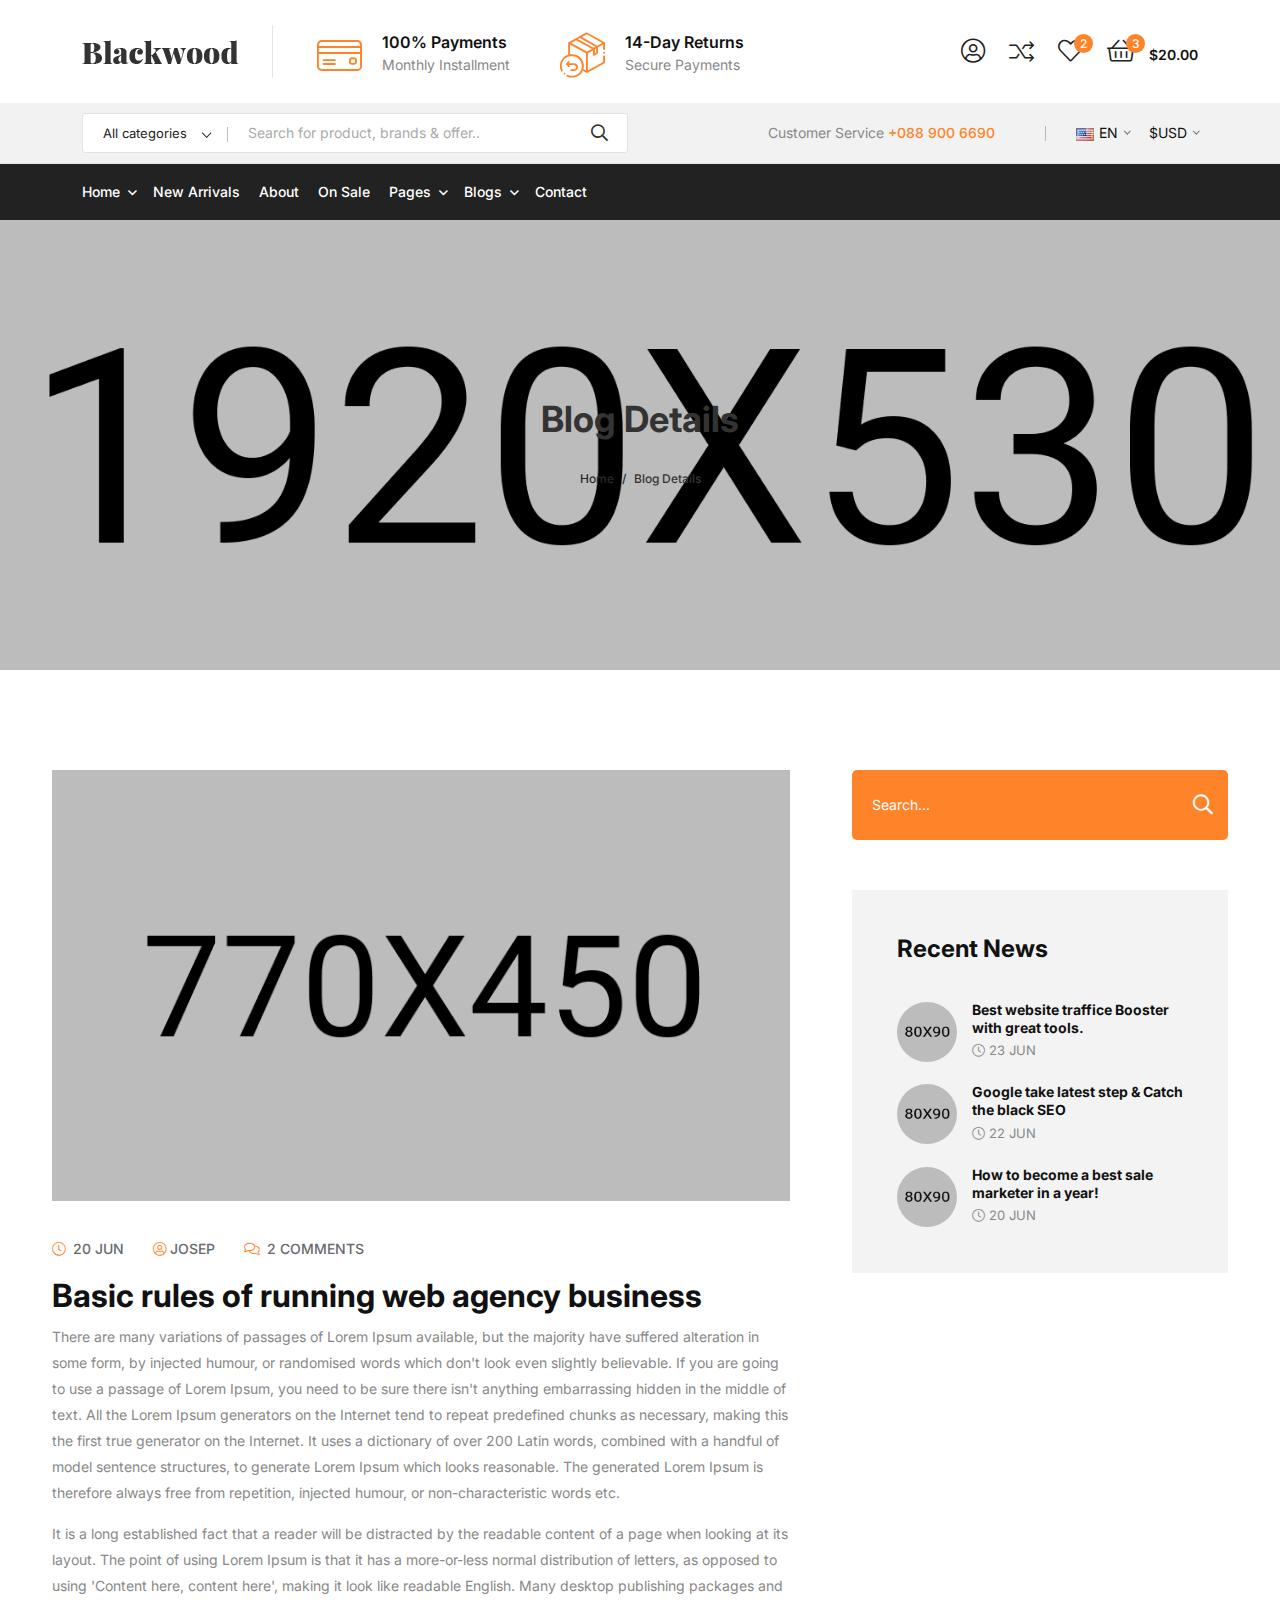
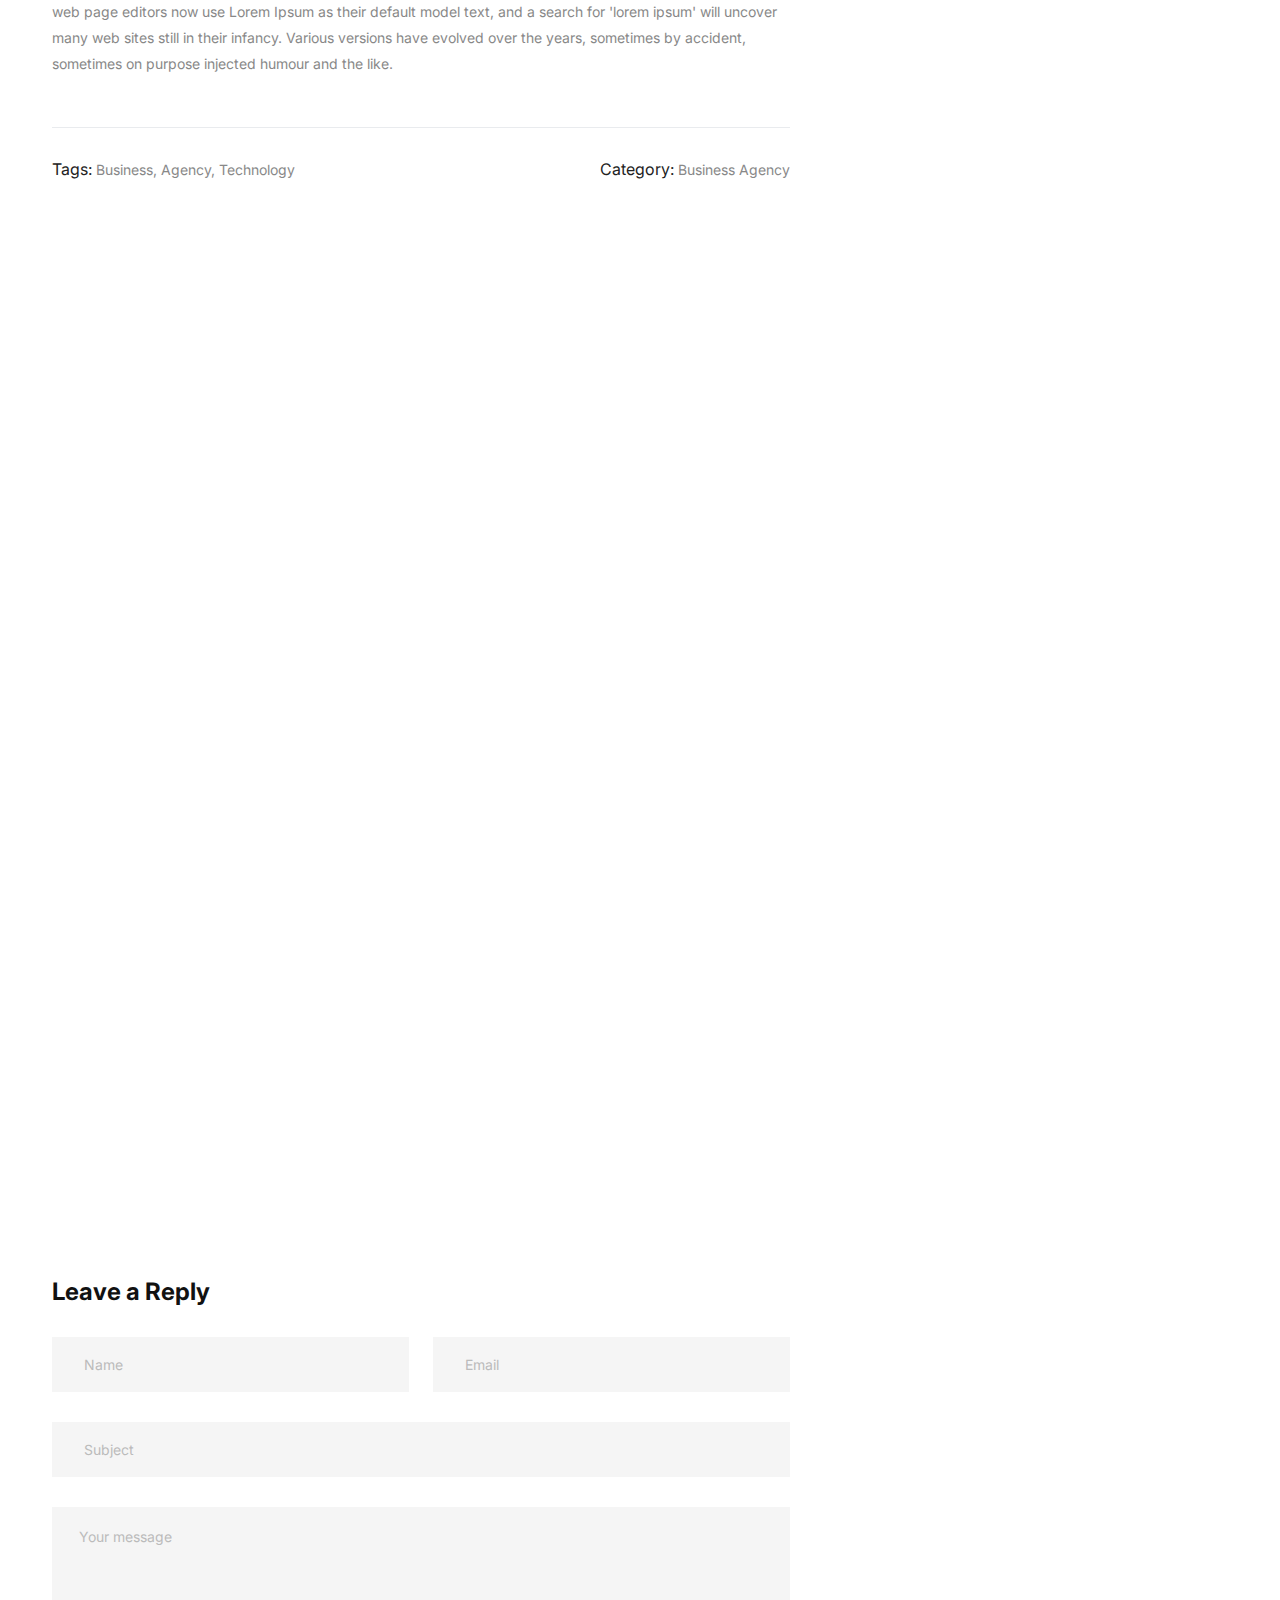
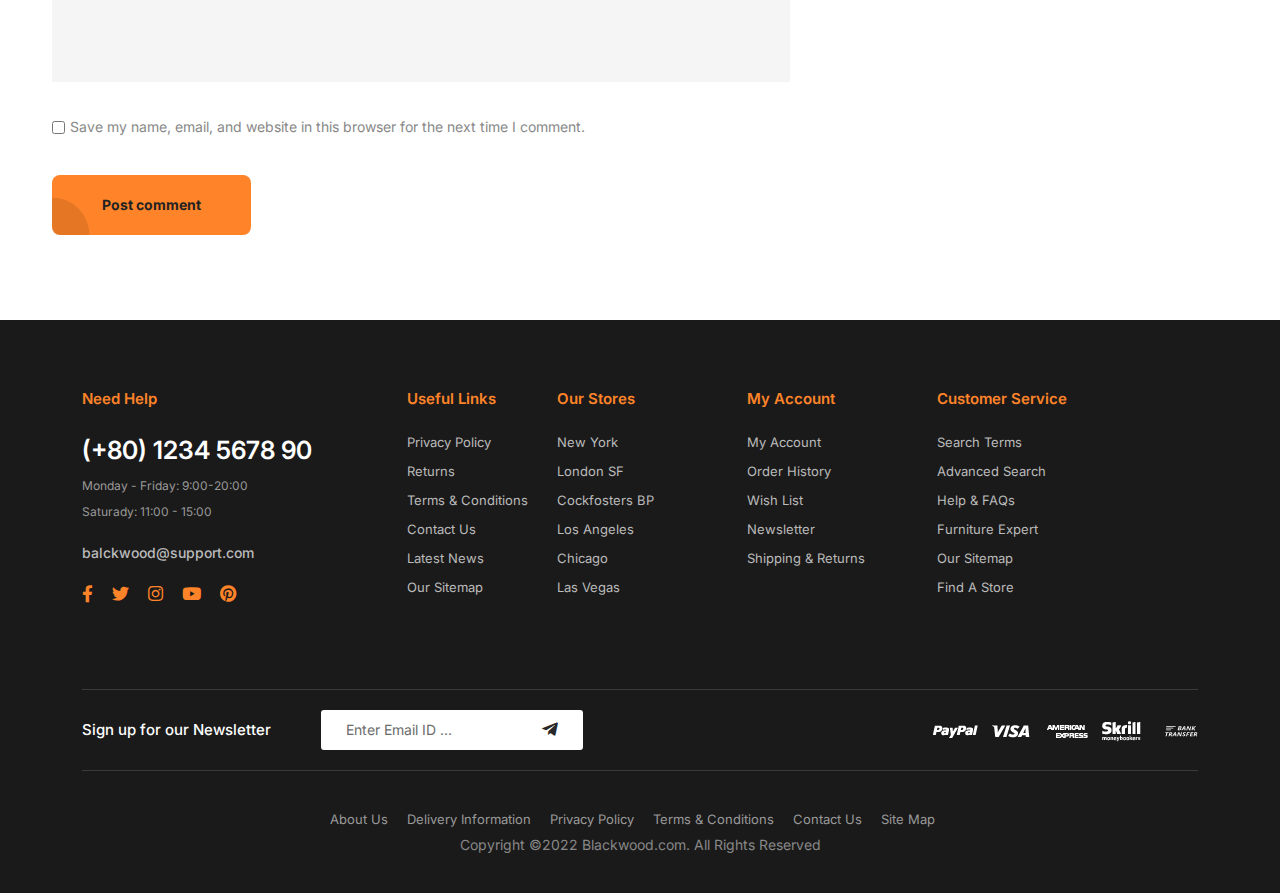
<file: blackwood/blog-details.html>
<!doctype html>
<html class="no-js" lang="zxx">
   <head>
      <meta charset="utf-8">
      <meta http-equiv="x-ua-compatible" content="ie=edge">
      <title>Blackwood - Clean Minimal eCommerce HTML5 Template</title>
      <meta name="description" content="">
      <meta name="viewport" content="width=device-width, initial-scale=1">
      <!-- Place favicon.ico in the root directory -->
      <link rel="shortcut icon" type="image/x-icon" href="assets/img/favicon.png">
      <!-- CSS here -->
      <link rel="stylesheet" href="assets/css/preloader.css">
      <link rel="stylesheet" href="assets/css/bootstrap.css">
      <link rel="stylesheet" href="assets/css/meanmenu.css">
      <link rel="stylesheet" href="assets/css/animate.css">
      <link rel="stylesheet" href="assets/css/owl-carousel.css">
      <link rel="stylesheet" href="assets/css/ui-range-slider.css">
      <link rel="stylesheet" href="assets/css/swiper-bundle.css">
      <link rel="stylesheet" href="assets/css/backtotop.css">
      <link rel="stylesheet" href="assets/css/magnific-popup.css">
      <link rel="stylesheet" href="assets/css/nice-select.css">
      <link rel="stylesheet" href="assets/css/font-awesome-pro.css">
      <link rel="stylesheet" href="assets/flaticon/flaticon.css">
      <link rel="stylesheet" href="assets/css/default.css">
      <link rel="stylesheet" href="assets/css/style.css">
   </head>
   <body>
      <!--[if lte IE 9]>
      <p class="browserupgrade">You are using an <strong>outdated</strong> browser. Please <a href="https://browsehappy.com/">upgrade your browser</a> to improve your experience and security.</p>
      <![endif]-->


        <!-- prealoder area start -->
        <div id="loading">
            <div id="loading-center">
                <div id="loading-center-absolute">
                    <div class="object" id="first_object"></div>
                    <div class="object" id="second_object"></div>
                    <div class="object" id="third_object"></div>
                </div>
            </div>      
        </div>
        <!-- prealoder area end --> 

        <!-- back to top start -->
        <div class="progress-wrap">
            <svg class="progress-circle svg-content" width="100%" height="100%" viewBox="-1 -1 102 102">
                <path d="M50,1 a49,49 0 0,1 0,98 a49,49 0 0,1 0,-98" />
            </svg>
        </div>
        <!-- back to top end -->
      
        <!-- header area start -->
        <header class="d-none d-lg-block">
            <div class="header__area">
                <div class="header__top d-none d-md-block pt-25 pb-25">
                    <div class="container">
                        <div class="row align-items-center">
                            <div class="col-xxl-2 col-xl-2 col-lg-2 col-md-6 d-none d-xl-block">
                                <div class="header__top-info">
                                    <div class="logo">
                                        <a href="index.html"><img src="assets/img/logo/logo.png" alt=""></a>
                                    </div>
                                </div>
                            </div>
                            <div class="col-xxl-6 col-xl-6 col-lg-8 col-md-6">
                                 <div class="header__top-features header__top-features-3">
                                    <div class="features__item features__item-2 mr-50">
                                        <div class="features__icon features__icon-2 mr-20">
                                            <i class="flaticon-credit-card"></i>
                                        </div>
                                        <div class="features__content-2">
                                            <h3 class="features__title features__title-3">100% Payments</h3>
                                            <p>Monthly Installment</p>
                                        </div>
                                    </div>
                                    <div class="features__item features__item-2 features__item-d">
                                        <div class="features__icon features__icon-2 mr-20">
                                            <i class="flaticon-exchange"></i>
                                        </div>
                                        <div class="features__content-2">
                                            <h3 class="features__title features__title-3">14-Day Returns</h3>
                                            <p>Secure Payments</p>
                                        </div>
                                    </div>
                                </div>
                            </div>
                            <div class="col-xxl-4 col-xl-4 col-lg-4 col-md-6">
                                <div class="header__action header__action-2 text-sm-end">
                                    <ul>
                                        <li>
                                            <a href="sign-in.html"><i class="fal fa-user-circle"></i></a>
                                        </li>
                                        <li>
                                            <a href="checkout.html">
                                                <i class="flaticon-random-button"></i>
                                            </a>
                                        </li>
                                        <li>
                                            <a href="wishlist.html"><i class="fal fa-heart"></i>
                                                <span class="cart-count">2</span>
                                            </a>
                                        </li>
                                        <li>
                                            <a href="cart.html" data-bs-toggle="modal" data-bs-target="#cartMiniModal">
                                                <i class="fal fa-shopping-basket"></i>
                                                <span class="cart-count">3</span>
                                            </a>
                                            <span class="cart-price">$20.00</span>
                                        </li>
                                    </ul>
                                </div>
                            </div>
                        </div>
                    </div>
                </div>
                <div class="header__middle header__border grey-bg-3 d-none d-md-block pt-10 pb-10">
                    <div class="container">
                        <div class="row align-items-center">
                            <div class="col-xxl-6 col-xl-6 col-lg-6">
                                <div class="header__search-3">
                                    <form action="#">
                                        <div class="header__search-input-2 header__search-input-3">
                                            <input type="text" placeholder="Search for product, brands & offer..">
                                            <div class="header__search-select">
                                                <select>
                                                    <option>All categories</option>
                                                    <option>Furniture</option>
                                                    <option>Electronics</option>
                                                    <option>Beauty</option>
                                                </select>
                                            </div>
                                            <button type="submit"><i class="far fa-search"></i></button>
                                        </div>
                                    </form>
                                </div>
                            </div>
                            <div class="col-xxl-6 col-xl-6 col-lg-6">
                                <div class="header__middle-right header__middle-right-d d-flex align-items-center justify-content-end">
                                    <div class="sd-contact">
                                        <span>Customer Service <a href="tel:+0889006690">+088 900 6690</a></span>
                                    </div>
                                    <div class="header__select header__select-2 d-flex align-items-center">
                                        <div class="header__lang header__select-item header__select-item-3 mr-20">
                                            <div class="country-flag">
                                                <a href="#"><img src="assets/img/icon/flag.png" alt=""></a>
                                            </div>
                                            <select>
                                                <option>EN</option>
                                                <option>BN</option>
                                                <option>IN</option>
                                                <option>CH</option>
                                                <option>AM</option>
                                            </select>
                                        </div>
                                        <div class="header__currency header__select-item header__select-item-3">
                                            <select>
                                                <option>$USD</option>
                                                <option>Euro</option>
                                                <option>Yen</option>
                                                <option>Rupee</option>
                                                <option>Sterlin</option>
                                            </select>
                                        </div>
                                    </div>
                                </div>
                            </div>
                        </div>
                    </div>
                </div>
                <div class="header__bottom  black-bg d-none d-xl-block">
                    <div class="container">
                        <div class="row align-items-center">
                            <div class="col-xxl-12 col-lg-8 col-sm-6 col-4">
                                <div class="main-menu main-menu-3">
                                    <nav id="mobile-menu">
                                        <ul>
                                            <li class="has-dropdown">
                                                <a href="index.html">Home </a>
                                                <ul class="submenu">
                                                    <li>
                                                        <a href="index.html">Home Style 1</a>
                                                    </li>
                                                    <li>
                                                        <a href="index-2.html">Home Style 2</a>
                                                    </li>
                                                    <li>
                                                        <a href="index-3.html">Home Style 3</a>
                                                    </li>
                                                </ul>
                                            </li>
                                            <li>
                                                <a href="shop.html">New Arrivals</a>
                                            </li>
                                            <li>
                                                <a href="about.html">About</a>
                                            </li>
                                            <li>
                                                <a href="shop.html">On Sale</a>
                                            </li>
                                            <li class="has-dropdown">
                                                <a href="about.html">Pages</a>
                                                <ul class="submenu">
                                                    <li>
                                                        <a href="sign-in.html">Sign In</a>
                                                    </li>
                                                    <li>
                                                        <a href="sign-up.html">Sign Up</a>
                                                    </li>
                                                    <li>
                                                        <a href="shop.html">Shop Page</a>
                                                    </li>
                                                    <li>
                                                        <a href="shop-2.html">Shop 2 Page</a>
                                                    </li>
                                                    <li>
                                                        <a href="product-details.html">product Details</a>
                                                    </li>
                                                    <li>
                                                        <a href="cart.html">Cart Page</a>
                                                    </li>
                                                    <li>
                                                        <a href="checkout.html">Checkout Page</a>
                                                    </li>
                                                    <li>
                                                        <a href="wishlist.html">Wishlist Page</a>
                                                    </li>
                                                </ul>
                                            </li>
                                            <li class="has-dropdown">
                                                <a href="blog.html">Blogs</a>
                                                <ul class="submenu">
                                                    <li>
                                                        <a href="blog.html">Blog</a>
                                                    </li>
                                                    <li>
                                                        <a href="blog-details.html">Blog Details</a>
                                                    </li>
                                                </ul>
                                            </li>
                                            <li>
                                                <a href="contact.html">Contact</a>
                                            </li>
                                        </ul>
                                    </nav>
                                </div>
                                <div class="header-bar mb-5 d-xl-none">
                                    <button type="button" class="header-bar-btn header-bar-btn-2" data-bs-toggle="modal" data-bs-target="#offCanvasModal">
                                        <span></span>
                                        <span></span>
                                        <span></span>
                                    </button>
                                </div>
                            </div>
                            <div class="col-sm-6 col-8 col-lg-4">
                                <div class="logo-d d-xl-none text-sm-end">
                                    <img src="assets/img/logo/logo-white.png" alt="">
                                </div>
                            </div>
                        </div>
                    </div>
                </div>
            </div>
        </header>
        <!-- header area end -->

        <!-- mobile-header-area start -->
        <div class="mobile-header-area pt-20 pb-20 d-xl-none">
            <div class="container">
                <div class="row align-items-center">
                    <div class="col-6">
                        <div class="mobile-logo">
                            <a href="index.html"><img src="assets/img/logo/logo.png" alt=""></a>
                        </div>
                    </div>
                    <div class="col-6">
                        <div class="header-bar d-xl-none text-end">
                            <button type="button" class="header-bar-btn" data-bs-toggle="modal" data-bs-target="#offCanvasModal">
                                <span></span>
                                <span></span>
                                <span></span>
                            </button>
                        </div>
                    </div>
                </div>
            </div>
        </div>
        <!-- mobile-header-area end -->

        <!-- cart mini area start -->
        <div class="cartmini__area">
            <div class="modal fade" id="cartMiniModal" tabindex="-1" aria-labelledby="cartMiniModal" aria-hidden="true">
                <div class="modal-dialog">
                <div class="modal-content">
                    <div class="cartmini__wrapper">
                        <div class="cartmini__top d-flex align-items-center justify-content-between">
                            <h4>Your Cart</h4>
                            <div class="cartminit__close">
                                <button type="button" data-bs-dismiss="modal" data-bs-target="#cartMiniModal" class="cartmini__close-btn"> <i class="fal fa-times"></i></button>
                            </div>
                        </div>
                        <div class="cartmini__list">
                            <ul>
                                <li class="cartmini__item p-relative d-flex align-items-start">
                                    <div class="cartmini__thumb mr-15">
                                        <a href="product-details.html">
                                            <img src="assets/img/products/product-1.jpg" alt="">
                                        </a>
                                    </div>
                                    <div class="cartmini__content">
                                        <h3 class="cartmini__title">
                                            <a href="product-details.html">Form Armchair Walnut Base</a>
                                        </h3>
                                        <span class="cartmini__price">
                                            <span class="price">1 × $70.00</span>
                                        </span>
                                    </div>
                                    <a href="#" class="cartmini__remove">
                                        <i class="fal fa-times"></i>
                                    </a>
                                </li>
                                <li class="cartmini__item p-relative d-flex align-items-start">
                                    <div class="cartmini__thumb mr-15">
                                        <a href="product-details.html">
                                            <img src="assets/img/products/product-2.jpg" alt="">
                                        </a>
                                    </div>
                                    <div class="cartmini__content">
                                        <h3 class="cartmini__title">
                                            <a href="product-details.html">Form Armchair Simon Legald</a>
                                        </h3>
                                        <span class="cartmini__price">
                                            <span class="price">1 × $95.99</span>
                                        </span>
                                    </div>
                                    <a href="#" class="cartmini__remove">
                                        <i class="fal fa-times"></i>
                                    </a>
                                </li>
                                <li class="cartmini__item p-relative d-flex align-items-start">
                                    <div class="cartmini__thumb mr-15">
                                        <a href="product-details.html">
                                            <img src="assets/img/products/product-3.jpg" alt="">
                                        </a>
                                    </div>
                                    <div class="cartmini__content">
                                        <h3 class="cartmini__title">
                                            <a href="product-details.html">Antique Chinese Armchairs</a>
                                        </h3>
                                        <span class="cartmini__price">
                                            <span class="price">1 × $120.00</span>
                                        </span>
                                    </div>
                                    <a href="#" class="cartmini__remove">
                                        <i class="fal fa-times"></i>
                                    </a>
                                </li>
                            </ul>
                        </div>
                        <div class="cartmini__total d-flex align-items-center justify-content-between">
                            <h5>Total</h5>
                            <span>$180.00</span>
                        </div>
                        <div class="cartmini__bottom">
                            <a href="cart.html" class="b-btn w-100 mb-20">view cart</a>
                            <a href="checkout.html" class="b-btn-2 w-100">checkout</a>
                        </div>
                    </div>
                </div>
                </div>
            </div>
        </div>
        <!-- cart mini area end -->
        <div class="body-overlay"></div>
        <!-- cart mini area end -->

        <!-- sidebar area start -->
        <section class="offcanvas__area">
            <div class="modal fade" id="offCanvasModal" tabindex="-1" aria-labelledby="offCanvasModal" aria-hidden="true">
                <div class="modal-dialog">
                    <div class="modal-content">
                        <div class="offcanvas__wrapper">
                            <div class="offcanvas__top d-flex align-items-center mb-60 justify-content-between">
                                <div class="logo">
                                    <a href="index.html">
                                    <img src="assets/img/logo/logo.png" alt="logo">
                                    </a>
                                </div>
                                <div class="offcanvas__close">
                                    <button class="offcanvas__close-btn" data-bs-dismiss="modal" data-bs-target="#offCanvasModal">
                                        <svg viewBox="0 0 22 22">
                                            <path d="M12.41,11l5.29-5.29c0.39-0.39,0.39-1.02,0-1.41s-1.02-0.39-1.41,0L11,9.59L5.71,4.29c-0.39-0.39-1.02-0.39-1.41,0
                                            s-0.39,1.02,0,1.41L9.59,11l-5.29,5.29c-0.39,0.39-0.39,1.02,0,1.41C4.49,17.9,4.74,18,5,18s0.51-0.1,0.71-0.29L11,12.41l5.29,5.29
                                            C16.49,17.9,16.74,18,17,18s0.51-0.1,0.71-0.29c0.39-0.39,0.39-1.02,0-1.41L12.41,11z"/>
                                        </svg>
                                    </button>
                                </div>
                            </div>
                            <div class="sidebar__search mb-25">
                                <form action="#">
                                   <input type="text" placeholder="What are you searching for?">
                                   <button type="submit"><i class="far fa-search"></i></button>
                                </form>
                             </div>
                            <div class="offcanvas__content p-relative z-index-1">
                                <div class="canvas__menu">
                                    <div class="mobile-menu fix"></div>
                                </div>
                                <div class="offcanvas__action mt-40 mb-15">
                                    <a href="contact.html">Login</a>
                                    <a href="wishlist.html" class="has-tag">
                                        <svg viewBox="0 0 22 22">
                                            <path d="M20.26,11.3c2.31-2.36,2.31-6.18-0.02-8.53C19.11,1.63,17.6,1,16,1c0,0,0,0,0,0c-1.57,0-3.05,0.61-4.18,1.71c0,0,0,0,0,0
                                            L11,3.41l-0.81-0.69c0,0,0,0,0,0C9.06,1.61,7.58,1,6,1C4.4,1,2.89,1.63,1.75,2.77c-2.33,2.35-2.33,6.17-0.02,8.53
                                            c0,0,0,0.01,0.01,0.01l0.01,0.01c0,0,0,0,0,0c0,0,0,0,0,0L11,20.94l9.25-9.62c0,0,0,0,0,0c0,0,0,0,0,0L20.26,11.3
                                            C20.26,11.31,20.26,11.3,20.26,11.3z M3.19,9.92C3.18,9.92,3.18,9.92,3.19,9.92C3.18,9.92,3.18,9.91,3.18,9.91
                                            c-1.57-1.58-1.57-4.15,0-5.73C3.93,3.42,4.93,3,6,3c1.07,0,2.07,0.42,2.83,1.18C8.84,4.19,8.85,4.2,8.86,4.21
                                            c0.01,0.01,0.01,0.02,0.03,0.03l1.46,1.25c0.07,0.06,0.14,0.09,0.22,0.13c0.01,0,0.01,0.01,0.02,0.01c0.13,0.06,0.27,0.1,0.41,0.1
                                            c0.08,0,0.16-0.03,0.25-0.05c0.03-0.01,0.07-0.01,0.1-0.02c0.07-0.03,0.13-0.07,0.2-0.11c0.03-0.02,0.07-0.03,0.1-0.06l1.46-1.24
                                            c0.01-0.01,0.02-0.02,0.03-0.03c0.01-0.01,0.03-0.01,0.04-0.02C13.93,3.42,14.93,3,16,3c0,0,0,0,0,0c1.07,0,2.07,0.42,2.83,1.18
                                            c1.56,1.58,1.56,4.15,0,5.73c0,0,0,0.01-0.01,0.01c0,0,0,0,0,0L11,18.06L3.19,9.92z"/>
                                        </svg>
                                        <span class="tag">2</span>
                                    </a>
                                    <a href="cart.html" class="has-tag">
                                        <i class="far fa-shopping-bag"></i>
                                        <span class="tag">3</span>
                                    </a>
                                    <div class="header__select header__select-d d-flex align-items-center mt-10">
                                        <div class="header__lang header__select-item mr-15">
                                            <select>
                                                <option>EN</option>
                                                <option>BN</option>
                                                <option>IN</option>
                                                <option>CH</option>
                                                <option>AM</option>
                                            </select><div class="nice-select" tabindex="0"><span class="current">EN</span><ul class="list list-2"><li data-value="EN" class="option selected focus">EN</li><li data-value="BN" class="option">BN</li><li data-value="IN" class="option">IN</li><li data-value="CH" class="option">CH</li><li data-value="AM" class="option">AM</li></ul></div>
                                        </div>
                                        <div class="header__currency header__select-item">
                                            <select>
                                                <option>USD</option>
                                                <option>Euro</option>
                                                <option>Yen</option>
                                                <option>Rupee</option>
                                                <option>Sterlin</option>
                                            </select><div class="nice-select" tabindex="0"><span class="current">USD</span><ul class="list list-2"><li data-value="USD" class="option selected focus">USD</li><li data-value="Euro" class="option">Euro</li><li data-value="Yen" class="option">Yen</li><li data-value="Rupee" class="option">Rupee</li><li data-value="Sterlin" class="option">Sterlin</li></ul></div>
                                        </div>
                                    </div>
                                </div>
                                <div class="offcanvas__social mt-15">
                                    <ul>
                                        <li>
                                            <a href="#"><i class="fab fa-facebook-f"></i></a>
                                        </li>
                                        <li>
                                            <a href="#"><i class="fab fa-twitter"></i></a>
                                        </li>
                                        <li>
                                            <a href="#"><i class="fab fa-instagram"></i></a>
                                        </li>
                                        <li>
                                            <a href="#"><i class="fab fa-google-plus-g"></i></a>
                                        </li>
                                        <li>
                                            <a href="#"><i class="fab fa-linkedin-in"></i></a>
                                        </li>
                                    </ul>
                                </div>
                            </div>
                        </div>
                    </div>
                </div>
            </div>
            
        </section>
        <!-- sidebar area end -->

        <main>
            <!-- page__title-start -->
            <section class="page__title p-relative d-flex align-items-center" data-background="assets/img/bg/page-title-1.jpg">
                <div class="container">
                    <div class="row">
                        <div class="col-xl-12">
                            <div class="page__title-inner text-center">
                                <h1>Blog Details</h1>
                                <div class="page__title-breadcrumb">                                 
                                    <nav aria-label="breadcrumb">
                                    <ol class="breadcrumb justify-content-center">
                                        <li class="breadcrumb-item"><a href="index.html">Home</a></li>
                                        <li class="breadcrumb-item active" aria-current="page">Blog Details</li>
                                    </ol>
                                    </nav>
                                </div>
                            </div>
                        </div>
                    </div>
                </div>
            </section>
            <!-- page__title-end -->

            <!-- blog-area start -->
            <section class="blog-details-area mt-100 mb-50">
                <div class="container custom-container">
                    <div class="row">
                        <div class="col-xl-8 col-lg-8">
                            <div class="row">
                                <div class="blog-wrapper pr-50">
                                    <div class="blog-wrap blog-item mb-50">
                                        <div class="blog-thumb">
                                           <img src="assets/img/blog/blog-big-1.jpg" alt="blog">
                                        </div>
                                        <div class="blog-details mt-35">
                                           <ul class="blog-meta">
                                              <li><a href="#"><i class="fal fa-clock"></i> 20 JUN</a></li>
                                              <li><a href="#"><i class="fal fa-user-circle"></i>Josep</a></li>
                                              <li><a href="#"><i class="fal fa-comments"></i> 2 Comments</a></li>
                                           </ul>
                                           <h3 class="blog-title">
                                              <a href="blog-details.html">Basic rules of running web agency business</a>
                                           </h3>
                                           <p>There are many variations of passages of Lorem Ipsum available, but the majority have suffered alteration in some form, by injected humour, or randomised words which don't look even slightly believable. If you are going to use a passage of Lorem Ipsum, you need to be sure there isn't anything embarrassing hidden in the middle of text. All the Lorem Ipsum generators on the Internet tend to repeat predefined chunks as necessary, making this the first true generator on the Internet. It uses a dictionary of over 200 Latin words, combined with a handful of model sentence structures, to generate Lorem Ipsum which looks reasonable. The generated Lorem Ipsum is therefore always free from repetition, injected humour, or non-characteristic words etc.</p>
                                           <p>It is a long established fact that a reader will be distracted by the readable content of a page when looking at its layout. The point of using Lorem Ipsum is that it has a more-or-less normal distribution of letters, as opposed to using 'Content here, content here', making it look like readable English. Many desktop publishing packages and web page editors now use Lorem Ipsum as their default model text, and a search for 'lorem ipsum' will uncover many web sites still in their infancy. Various versions have evolved over the years, sometimes by accident, sometimes on purpose injected humour and the like.</p>
                                        </div>
                                    </div>
                                    <div class="blog-info d-sm-flex align-items-center justify-content-between mb-40">
                                        <div class="blog-tag">
                                           <span>Tags: </span>
                                           <a href="#"> Business,</a>
                                           <a href="#">Agency,</a>
                                           <a href="#">Technology</a>
                                        </div>
                                        <div class="blog-category">
                                           <span>Category: </span>
                                           <a href="#"> Business</a>
                                           <a href="#">Agency</a>
                                        </div>
                                     </div>
                                     <div class="blog__author mb-95 d-md-flex wow fadeInUp" data-wow-delay=".4s">
                                        <div class="blog__tpauthor-img mr-30">
                                              <img src="assets/img/blog/author/author-1.jpg" alt="">
                                        </div>
                                        <div class="blog__author-content">
                                              <h5>Sophie Ianiro</h5>
                                              <div class="blog__author-social">
                                                 <ul>
                                                    <li><a href="#"><i class="fab fa-facebook-f"></i></a></li>
                                                    <li><a href="#"><i class="fab fa-twitter"></i></a></li>
                                                    <li><a href="#"><i class="fab fa-behance"></i></a></li>
                                                    <li><a href="#"><i class="fab fa-youtube"></i></a></li>
                                                    <li><a href="#"> <i class="fab fa-linkedin-in"></i></a></li>
                                                 </ul>
                                              </div>
                                              <p>I said cracking goal down the pub blag cheeky bugger at public school A bit of how's your father boot.!</p>
                                        </div>
                                     </div>
                                    <div class="product__details-review mb-35">
                                        <!-- <div class="postbox__comments">
                                            <div class="postbox__comment-title mb-30">
                                                <h3>Comments</h3>
                                            </div>
                                            <div class="latest-comments mb-30">
                                                <ul>
                                                    <li>
                                                        <div class="comments-box">
                                                            <div class="comments-avatar">
                                                                <img src="assets/img/author/avater-1.png" alt="">
                                                            </div>
                                                            <div class="comments-text">
                                                                <div class="avatar-name">
                                                                    <h5>Siarhei Dzenisenka</h5>
                                                                    <span> - 3 months ago </span>
                                                                    <a class="reply reply-2" href="#">Reply</a>
                                                                </div>
                                                                <div class="post-date">
                                                                    <span>October 26, 2020</span>
                                                                </div>
                                                                <p>Many desktop publishing packages and web page editors now use Lorem Ipsum as their default model text, and a search for <span>“lorem ipsum”</span> will uncover many web sites still in their infancy. Various versions have evolved over the years, sometimes by accident, sometimes on purpose.</p>
                                                            </div>
                                                        </div>
                                                    </li>
                                                    <li class="children">
                                                        <div class="comments-box">
                                                            <div class="comments-avatar">
                                                                <img src="assets/img/author/avater-2.png" alt="">
                                                            </div>
                                                            <div class="comments-text">
                                                                <div class="avatar-name">
                                                                    <h5>Julias Roy</h5>
                                                                    <span> - 6 months ago </span>
                                                                    <a class="reply reply-2" href="#">Reply</a>
                                                                </div>
                                                                <div class="post-date">
                                                                    <span>October 26, 2020</span>
                                                                </div>
                                                                <p>Many desktop publishing packages and web page editors now use Lorem Ipsum as their default model text, and a search for <span>“lorem ipsum”</span> will uncover many web sites still in their infancy. </p>
                                                            </div>
                                                        </div>
                                                    </li>
                                                    <li>
                                                        <div class="comments-box">
                                                            <div class="comments-avatar">
                                                                <img src="assets/img/author/avater-3.png" alt="">       
                                                            </div>
                                                            <div class="comments-text">
                                                                <div class="avatar-name">
                                                                    <h5>Arista Williamson</h5>
                                                                    <span> - 6 months ago </span>
                                                                    <a class="reply reply-2" href="#">Reply</a>
                                                                </div>
                                                                <div class="post-date">
                                                                    <span>October 26, 2020</span>
                                                                </div>
                                                                <p>Many desktop publishing packages and web page editors now use Lorem Ipsum as their default model text, and a search for <span>“lorem ipsum”</span> will uncover many web sites still in their infancy. Various versions have evolved over the years, sometimes by accident, sometimes on purpose.</p>
                                                            </div>
                                                        </div>
                                                    </li>
                                                </ul>
                                            </div>
                                        </div> -->

                                        <div class="post-comments mb-95 wow fadeInUp" data-wow-delay=".6s" style="visibility: visible; animation-delay: 0.6s; animation-name: fadeInUp;">
                                            <div class="post-comment-title mb-40">
                                                  <h3>Comments</h3>
                                            </div>
                                            <div class="latest-comments">
                                                  <ul>
                                                     <li>
                                                        <div class="comments-box">
                                                              <div class="comments-avatar">
                                                                <img src="assets/img/author/avater-1.png" alt="">
                                                              </div>
                                                              <div class="comments-text">
                                                                 <div class="avatar-name">
                                                                    <h5>David Angel Makel</h5>
                                                                    <span class="post-meta">October 26, 2020</span>
                                                                 </div>
                                                                 <p>The bee's knees bite your arm off bits and bobs he nicked it gosh gutted mate blimey, old off his nut argy bargy vagabond buggered dropped.</p>
                                                                 <a href="#" class="reply-2"> Reply</a>
                                                              </div>
                                                        </div>
                                                     </li>
                                                     <li class="children">
                                                        <div class="comments-box">
                                                              <div class="comments-avatar">
                                                                <img src="assets/img/author/avater-2.png" alt="">
                                                              </div>
                                                              <div class="comments-text">
                                                                 <div class="avatar-name">
                                                                    <h5>Bailey Wonger</h5>
                                                                    <span class="post-meta">October 27, 2020</span>
                                                                 </div>
                                                                 <p>Do one say wind up buggered bobby bite your arm off gutted mate, David victoria sponge cup of char chap fanny around.</p>
                                                                 <a href="#" class="reply-2"> Reply</a>
                                                              </div>
                                                        </div>
                                                     </li>
                                                     <li class="children">
                                                        <div class="comments-box">
                                                              <div class="comments-avatar">
                                                                <img src="assets/img/author/avater-3.png" alt="">
                                                              </div>
                                                              <div class="comments-text">
                                                                 <div class="avatar-name">
                                                                    <h5>Hilary Ouse</h5>
                                                                    <span class="post-meta">October 28, 2020</span>
                                                                 </div>
                                                                 <p>Baking cakes is cobblers wellies William geeza bits and bobs what a plonker it's your round,</p>
                                                                 <a href="#" class="reply-2">Reply</a>
                                                              </div>
                                                        </div>
                                                     </li>
                                                  </ul>
                                            </div>
                                         </div>
                                         <div class="post-comments-form">
                                            <div class="post-comments-title mb-30">
                                                <h3>Leave a Reply </h3>
                                            </div>
                                            <form id="contacts-form" class="conatct-post-form" action="#">
                                                <div class="row">
                                                    <div class="col-xl-6 col-lg-6 col-md-6">
                                                        <div class="contact-icon p-relative contacts-name">
                                                            <input type="text" placeholder="Name">
                                                        </div>
                                                    </div>
                                                    <div class="col-xl-6 col-lg-6 col-md-6">
                                                        <div class="contact-icon p-relative contacts-name">
                                                            <input type="email" placeholder="Email">
                                                        </div>
                                                    </div>
                                                    <div class="col-xl-12">
                                                        <div class="contact-icon p-relative contacts-email">
                                                            <input type="text" placeholder="Subject">
                                                        </div>
                                                    </div>
                                                    <div class="col-xl-12">
                                                        <div class="contact-icon p-relative contacts-message">
                                                            <textarea name="comments" id="comments" cols="30" rows="10" placeholder="Your message"></textarea>
                                                        </div>
                                                    </div>
                                                    <div class="col-xl-12">
                                                        <div class="post-check mb-20">
                                                              <input type="checkbox">
                                                              <span>Save my name, email, and website in this browser for the next time I comment.</span>
                                                        </div>
                                                     </div>
                                                    <div class="col-xl-12">
                                                        <button class="btn-tp" type="submit">Post comment</button>
                                                    </div>
                                                </div>
                                            </form>
                                        </div>
                                    </div>
                                </div>
                            </div>
                        </div>
                        <div class="col-xl-4 col-lg-4">
                            <div class="blog__sidebar">
                                <div class="sidebar__widget mb-50 wow fadeInUp" data-wow-delay=".2s" style="visibility: visible; animation-delay: 0.2s; animation-name: fadeInUp;">
                                   <div class="sidebar__widget-content">
                                         <div class="search">
                                            <form action="#">
                                               <input type="text" placeholder="Search...">
                                               <button type="submit"><i class="far fa-search"></i></button>
                                            </form>
                                         </div>
                                   </div>
                                </div>
                                <div class="sidebar__widget sidebar__widget-padding mb-75 wow fadeInUp grey-bg-2" data-wow-delay=".4s" style="visibility: visible; animation-delay: 0.4s; animation-name: fadeInUp;">
                                   <div class="sidebar__widget-title mb-25">
                                         <h4>Recent News</h4>
                                   </div>
                                   <div class="sidebar__widget-content">
                                      <div class="rc-post">
                                         <ul>
                                            <li class="d-flex align-items-center mb-20">
                                                  <div class="rc-thumb mr-15">
                                                     <a href="blog-details.html"><img src="assets/img/blog/rc/rc-1.jpg" alt="rc-post"></a>
                                                  </div>
                                                  <div class="rc-text">
                                                     <h6><a href="blog-details.html">Best website traffice Booster with great tools.</a></h6>
                                                     <span class="rc-meta"><i class="fal fa-clock"></i> 23 JUN</span>
                                                  </div>
                                            </li>
                                            <li class="d-flex align-items-center mb-20">
                                                  <div class="rc-thumb mr-15">
                                                     <a href="blog-details.html"><img src="assets/img/blog/rc/rc-2.jpg" alt="rc-post"></a>
                                                  </div>
                                                  <div class="rc-text">
                                                     <h6><a href="blog-details.html">Google take latest step &amp; Catch the black SEO</a></h6>
                                                     <span class="rc-meta"><i class="fal fa-clock"></i> 22 JUN</span>
                                                  </div>
                                            </li>
                                            <li class="d-flex align-items-center">
                                                  <div class="rc-thumb mr-15">
                                                     <a href="blog-details.html"><img src="assets/img/blog/rc/rc-3.jpg" alt="rc-post"></a>
                                                  </div>
                                                  <div class="rc-text">
                                                     <h6><a href="blog-details.html">How to become a best sale marketer in a year!</a></h6>
                                                     <span class="rc-meta"><i class="fal fa-clock"></i> 20 JUN</span>
                                                  </div>
                                            </li>
                                         </ul>
                                      </div>
                                   </div>
                                </div>
                                <div class="sidebar__widget sidebar__widget-padding mb-75 wow fadeInUp grey-bg-2" data-wow-delay=".6s" style="visibility: visible; animation-delay: 0.6s; animation-name: fadeInUp;">
                                   <div class="sidebar__widget-title mb-25">
                                         <h4>Categories</h4>
                                   </div>
                                   <div class="sidebar__widget-content">
                                         <div class="cat-link">
                                            <ul>
                                               <li><a href="blog-details.html">Web Design (6)</a></li>
                                               <li><a href="blog-details.html"> Web Development (14)</a></li>
                                               <li><a href="blog-details.html">Graphics (12)</a></li>
                                               <li><a href="blog-details.html">IOS/Android Design (10)</a></li>
                                               <li><a href="blog-details.html">App &amp; Saas (4)</a></li>
                                               <li><a href="blog-details.html">Fresh Products (9)</a></li>
                                               <li><a href="blog-details.html">Saas Design (8)</a></li>
                                            </ul>
                                         </div>
                                   </div>
                                </div>
                                <div class="sidebar__widget sidebar__widget-padding mb-50 wow fadeInUp grey-bg-2" data-wow-delay="1s">
                                   <div class="sidebar__widget-title mb-15">
                                         <h4>Popular Tags</h4>
                                   </div>
                                   <div class="sidebar__widget-content">
                                         <div class="tags">
                                            <a href="blog-details.html">The Saas,</a>
                                            <a href="blog-details.html">Pix Saas Blog,</a>
                                            <a href="blog-details.html">Landing,</a>
                                            <a href="blog-details.html">UI/UX Design,</a>
                                            <a href="blog-details.html">Branding,</a>
                                            <a href="blog-details.html">Animation,</a>
                                            <a href="blog-details.html">Design,</a>
                                            <a href="blog-details.html">Ideas</a>
                                         </div>
                                   </div>
                                </div>
                             </div>
                        </div>
                    </div>
                </div>
            </section>
            <!-- blog-area end -->

        </main>

        <!-- footer area start -->
        <footer>
            <div class="footer__area footer-bg">
                <div class="footer__top footer__top-space pb-50">
                    <div class="container">
                        <div class="row">
                            <div class="col-xxl-3 col-xl-3 col-lg-4 col-md-4 col-sm-6">
                                <div class="footer__widget pb-30">
                                    <h3 class="footer__widget-title footer__widget-title-3">Need help</h3>
                                    <div class="footer__widget-content">
                                        <div class="footer__contact">
                                            <h3 class="footer__contact-phone"><a href="tel:1234-5678-90">(+80) 1234 5678 90</a></h3>
                                            <div class="footer__opening mb-15">
                                                <p>Monday - Friday: 9:00-20:00</p>
                                                <p>Saturady: 11:00 - 15:00</p>
                                            </div>
                                            <div class="footer__contact-email footer__contact-email-2">
                                                <p><a href="mailto:balckwood@support.com">balckwood@support.com</a></p>
                                            </div>
                                            <div class="footer__social footer__social-3">
                                                <ul>
                                                    <li>
                                                        <a href="#">
                                                            <i class="fab fa-facebook-f"></i>
                                                        </a>
                                                    </li>
                                                    <li>
                                                        <a href="#">
                                                            <i class="fab fa-twitter"></i>
                                                        </a>
                                                    </li>
                                                    <li>
                                                        <a href="#">
                                                            <i class="fab fa-instagram"></i>
                                                        </a>
                                                    </li>
                                                    <li>
                                                        <a href="#">
                                                            <i class="fab fa-youtube"></i>
                                                        </a>
                                                    </li>
                                                    <li>
                                                        <a href="#">
                                                            <i class="fab fa-pinterest"></i>
                                                        </a>
                                                    </li>
                                                </ul>
                                            </div>
                                        </div>
                                    </div>
                                </div>
                            </div>
                            <div class="col-xxl-2 col-xl-2 col-lg-4 col-md-4 col-sm-6 col-6">
                                <div class="footer__widget footer-col-3 pb-30">
                                    <h3 class="footer__widget-title footer__widget-title-3">Useful Links</h3>
                                    <div class="footer__widget-content">
                                        <div class="footer__links footer__links-2">
                                            <ul>
                                                <li>
                                                    <a href="contact.html">Privacy Policy</a>
                                                </li>
                                                <li>
                                                    <a href="contact.html">Returns</a>
                                                </li>
                                                <li>
                                                    <a href="contact.html">Terms & Conditions</a>
                                                </li>
                                                <li>
                                                    <a href="contact.html">Contact Us</a>
                                                </li>
                                                <li>
                                                    <a href="blog-details.html">Latest News</a>
                                                </li>
                                                <li>
                                                    <a href="contact.html">Our Sitemap</a>
                                                </li>
                                            </ul>
                                        </div>
                                    </div>
                                </div>
                            </div>
                            <div class="col-xxl-2 col-xl-2 col-lg-4 col-md-4 col-sm-6 col-6">
                                <div class="footer__widget footer-col-4 pb-30">
                                    <h3 class="footer__widget-title footer__widget-title-3">Our Stores</h3>
                                    <div class="footer__widget-content">
                                        <div class="footer__links footer__links-2">
                                            <ul>
                                                <li>
                                                    <a href="about.html">New York</a>
                                                </li>
                                                <li>
                                                    <a href="about.html">London SF</a>
                                                </li>
                                                <li>
                                                    <a href="about.html">Cockfosters BP</a>
                                                </li>
                                                <li>
                                                    <a href="#">Los Angeles</a>
                                                </li>
                                                <li>
                                                    <a href="about.html">Chicago</a>
                                                </li>
                                                <li>
                                                    <a href="about.html">Las Vegas</a>
                                                </li>
                                            </ul>
                                        </div>
                                    </div>
                                </div>
                            </div>
                            <div class="col-xxl-2 col-xl-2 col-lg-4 col-md-4 col-sm-6 col-6">
                                <div class="footer__widget footer-col-5 pb-30">
                                    <h3 class="footer__widget-title footer__widget-title-3">My Account</h3>
                                    <div class="footer__widget-content">
                                        <div class="footer__links footer__links-2">
                                            <ul>
                                                <li>
                                                    <a href="contact.html">My Account</a>
                                                </li>
                                                <li>
                                                    <a href="contact.html">Order History</a>
                                                </li>
                                                <li>
                                                    <a href="wishlist.html">Wish List</a>
                                                </li>
                                                <li>
                                                    <a href="contact.htmcontact.html">Newsletter</a>
                                                </li>
                                                <li><a href="contact.html">Shipping & Returns</a></li>
                                            </ul>
                                        </div>
                                    </div>
                                </div>
                            </div>
                            <div class="col-xxl-3 col-xl-2 col-lg-4 col-md-4 col-sm-6 col-6">
                                <div class="footer__widget footer-col-5 pb-30">
                                    <h3 class="footer__widget-title footer__widget-title-3">Customer Service</h3>
                                    <div class="footer__widget-content">
                                        <div class="footer__links footer__links-2">
                                            <ul>
                                                <li>
                                                    <a href="contact.html">Search Terms</a>
                                                </li>
                                                <li>
                                                    <a href="contact.html">Advanced Search</a>
                                                </li>
                                                <li>
                                                    <a href="contact.html">Help & FAQs</a>
                                                </li>
                                                <li>
                                                    <a href="contact.html">Furniture Expert</a>
                                                </li>
                                                <li>
                                                    <a href="contact.html">Our Sitemap</a>
                                                </li>
                                                <li>
                                                    <a href="contact.html">Find A Store</a>
                                                </li>
                                            </ul>
                                        </div>
                                    </div>
                                </div>
                            </div>
                        </div>
                    </div>
                </div>
                <div class="footer__offer">
                    <div class="container">
                        <div class="footer__offer-inner footer__offer-inner-2">
                            <div class="row align-items-center">
                                <div class="col-xxl-6 col-lg-6 col-md-6">
                                    <div class="footer__subscribe footer__subscribe-3">
                                        <p>Sign up for our Newsletter</p>
                                        <form action="#">
                                            <div class="footer__subscribe-input">
                                                <input type="email" placeholder="Enter Email ID ...">
                                                <button type="submit"><i class="fab fa-telegram-plane"></i></button>
                                            </div>
                                        </form>
                                    </div>
                                </div>
                                <div class="col-xxl-6 col-lg-6 col-md-6">
                                    <div class="payment-image-2 text-md-end">
                                        <a href="#"><img src="assets/img/payment/payment-2.png" alt=""></a>
                                    </div>
                                </div>
                            </div>
                        </div>
                    </div>
                </div>
                <div class="footer__bottom">
                    <div class="container">
                        <div class="row">
                            <div class="col-xxl-12">
                                <div class="footer__bottom-wrapper text-center">
                                    <div class="footer__bottom-links">
                                        <ul>
                                            <li>
                                                <a href="about.html">About Us</a>
                                            </li>
                                            <li>
                                                <a href="contact.html">Delivery Information</a>
                                            </li>
                                            <li>
                                                <a href="contact.html">Privacy Policy</a>
                                            </li>
                                            <li>
                                                <a href="contact.html">Terms & Conditions</a>
                                            </li>
                                            <li>
                                                <a href="contact.html">Contact Us</a>
                                            </li>
                                            <li>
                                                <a href="contact.html">Site Map</a>
                                            </li>
                                        </ul>
                                    </div>
                                    <div class="footer__copyright">
                                        <p>Copyright ©2022 <a href="index.html">Blackwood.com.</a> All Rights Reserved</p>
                                    </div>
                                </div>
                            </div>
                        </div>
                    </div>
                </div>
            </div>
        </footer>
        <!-- footer area end -->


      <!-- JS here -->
      <script src="assets/js/vendor/jquery.js"></script>
      <script src="assets/js/vendor/waypoints.js"></script>
      <script src="assets/js/bootstrap-bundle.js"></script>
      <script src="assets/js/meanmenu.js"></script>
      <script src="assets/js/swiper-bundle.js"></script>
      <script src="assets/js/owl-carousel.js"></script>
      <script src="assets/js/jquery-ui-slider-range.js"></script>
      <script src="assets/js/magnific-popup.js"></script>
      <script src="assets/js/parallax.js"></script>
      <script src="assets/js/backtotop.js"></script>
      <script src="assets/js/nice-select.js"></script>
      <script src="assets/js/counterup.js"></script>
      <script src="assets/js/countdown.js"></script>
      <script src="assets/js/wow.js"></script>
      <script src="assets/js/isotope-pkgd.js"></script>
      <script src="assets/js/imagesloaded-pkgd.js"></script>
      <script src="assets/js/ajax-form.js"></script>
      <script src="assets/js/main.js"></script>
   </body>
</html>
</file>
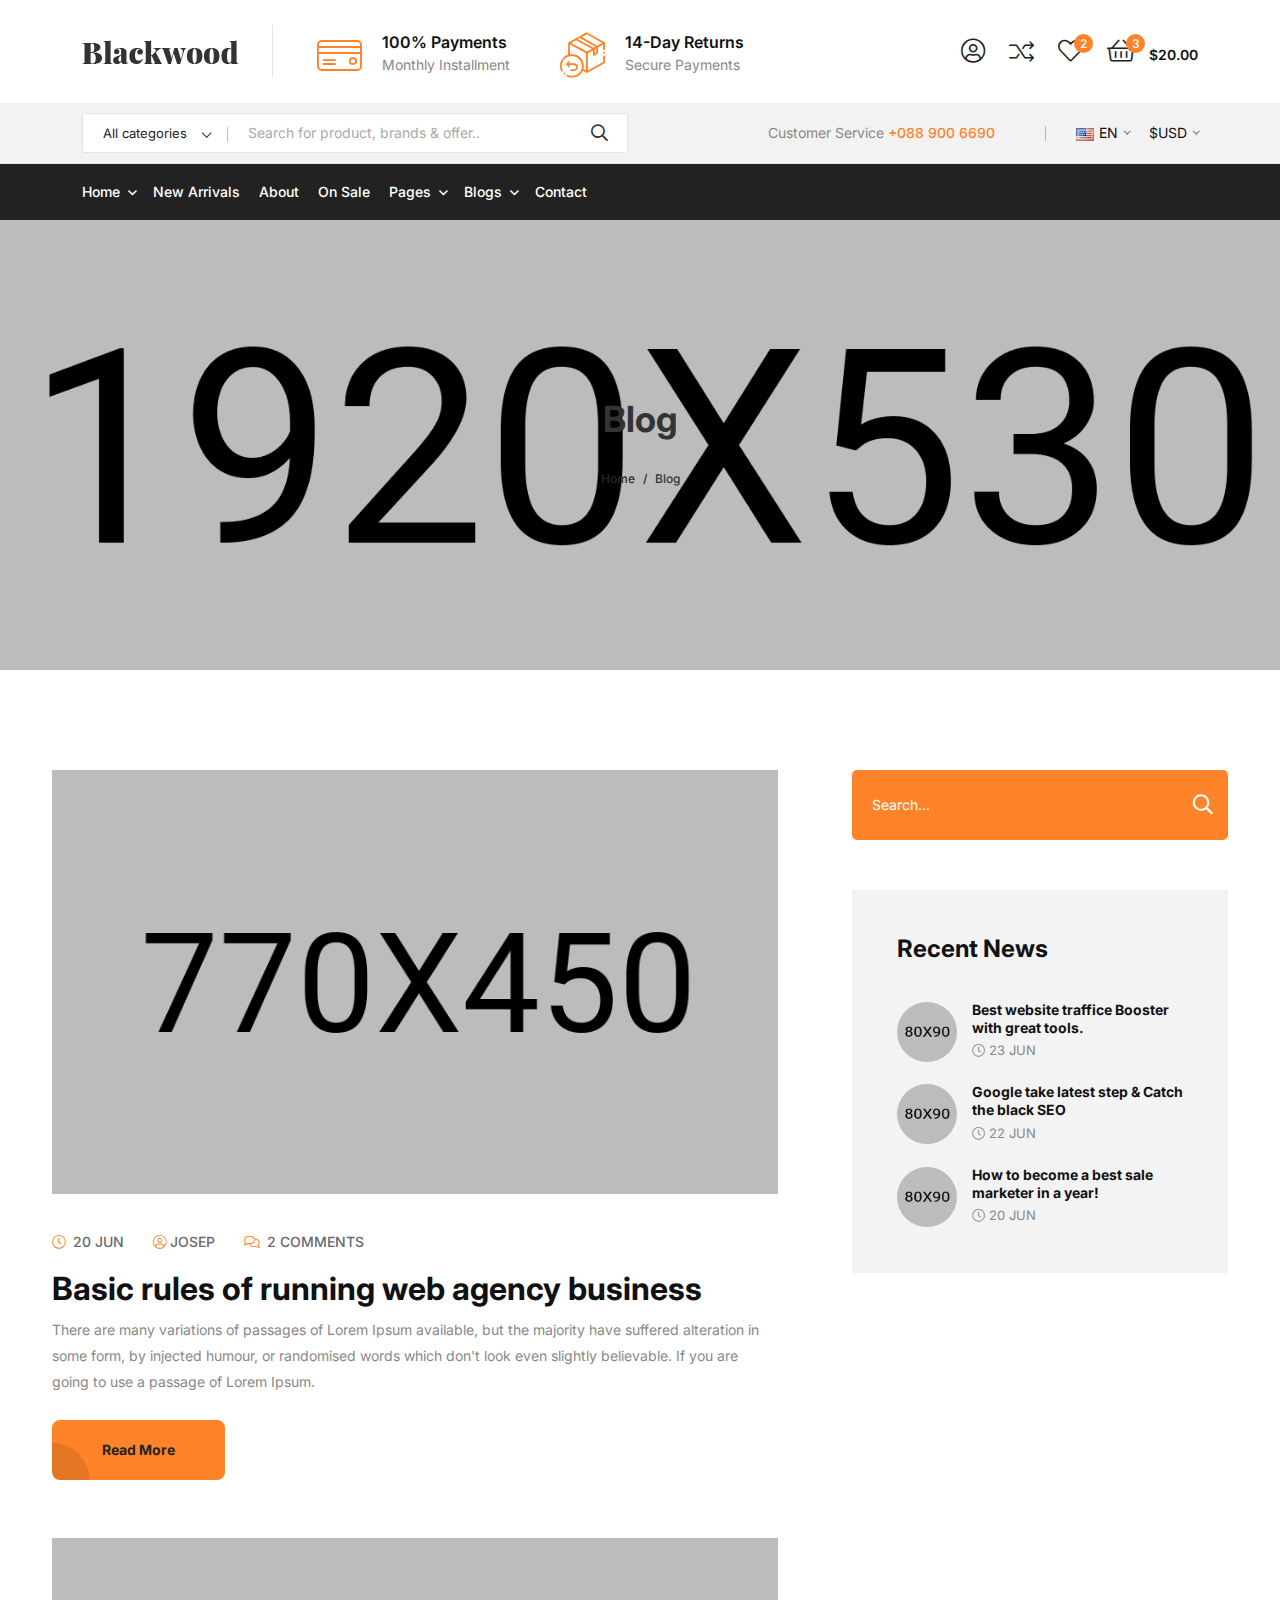
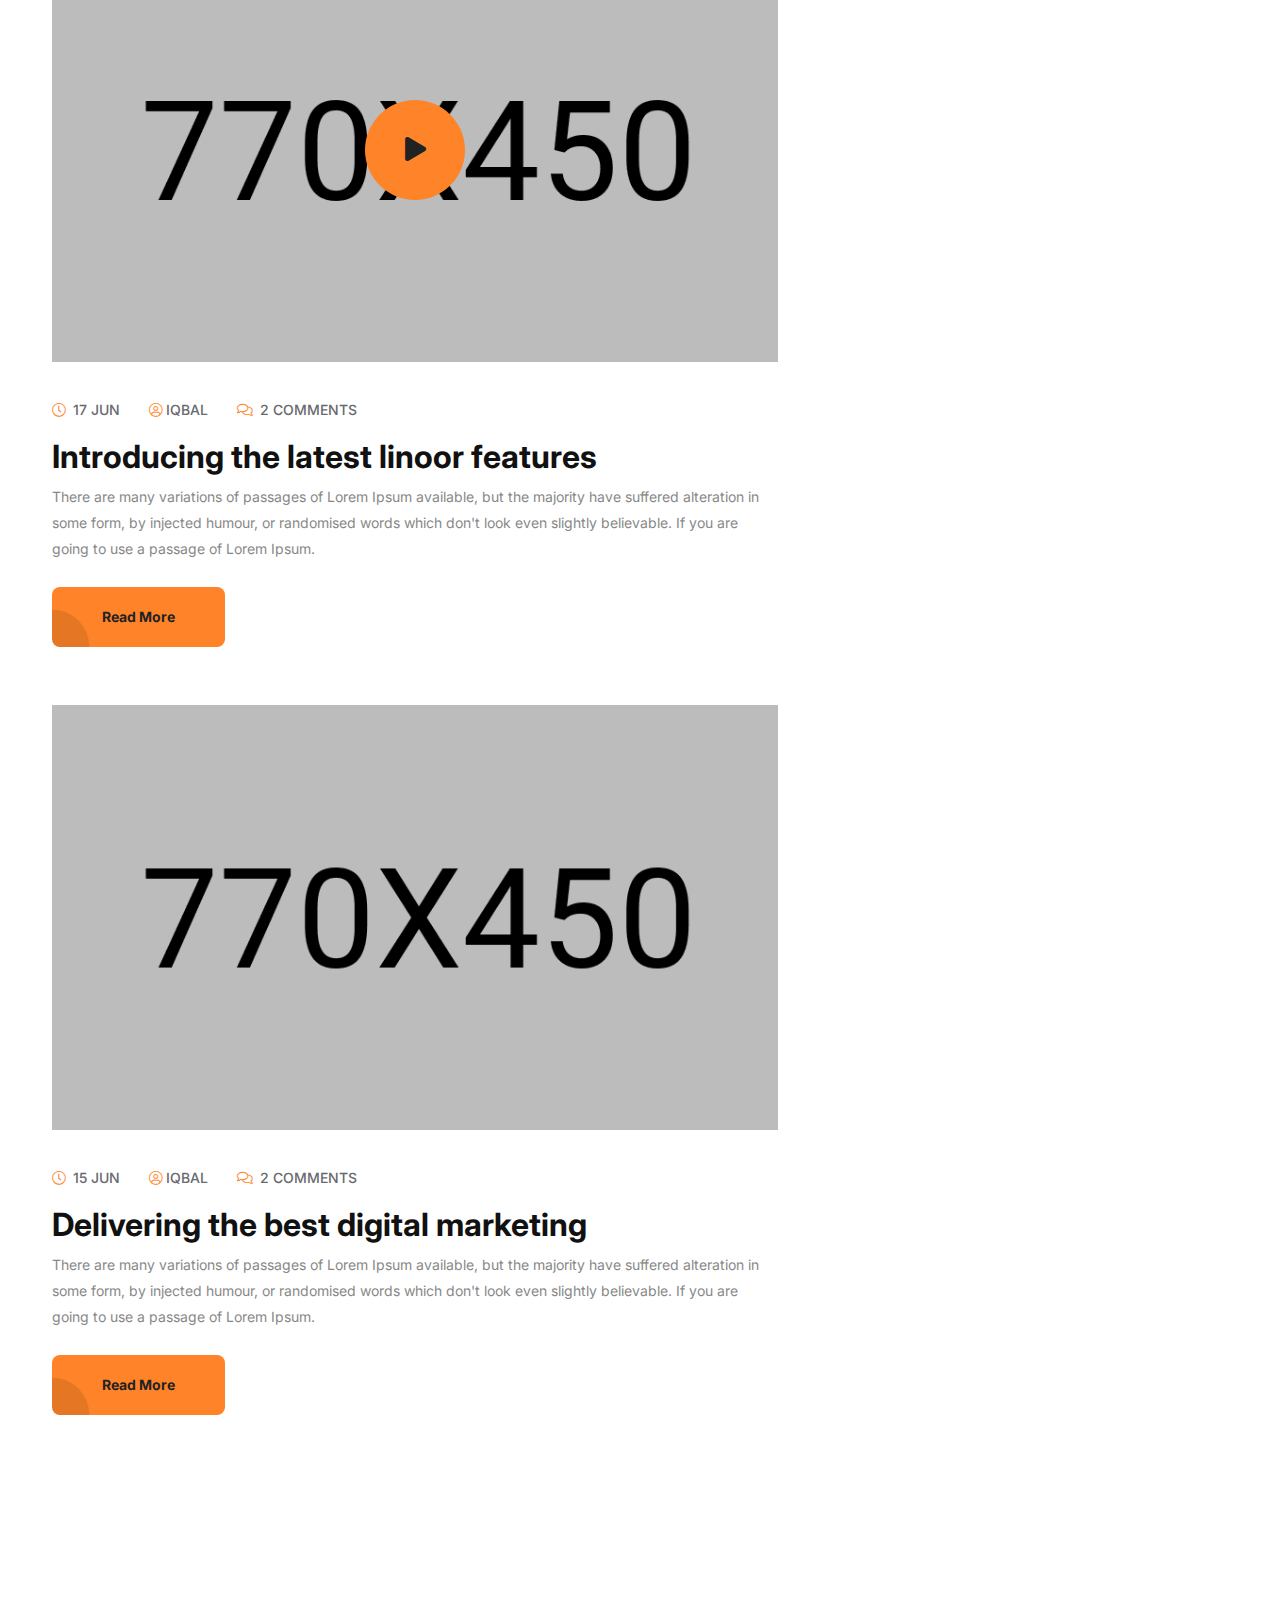
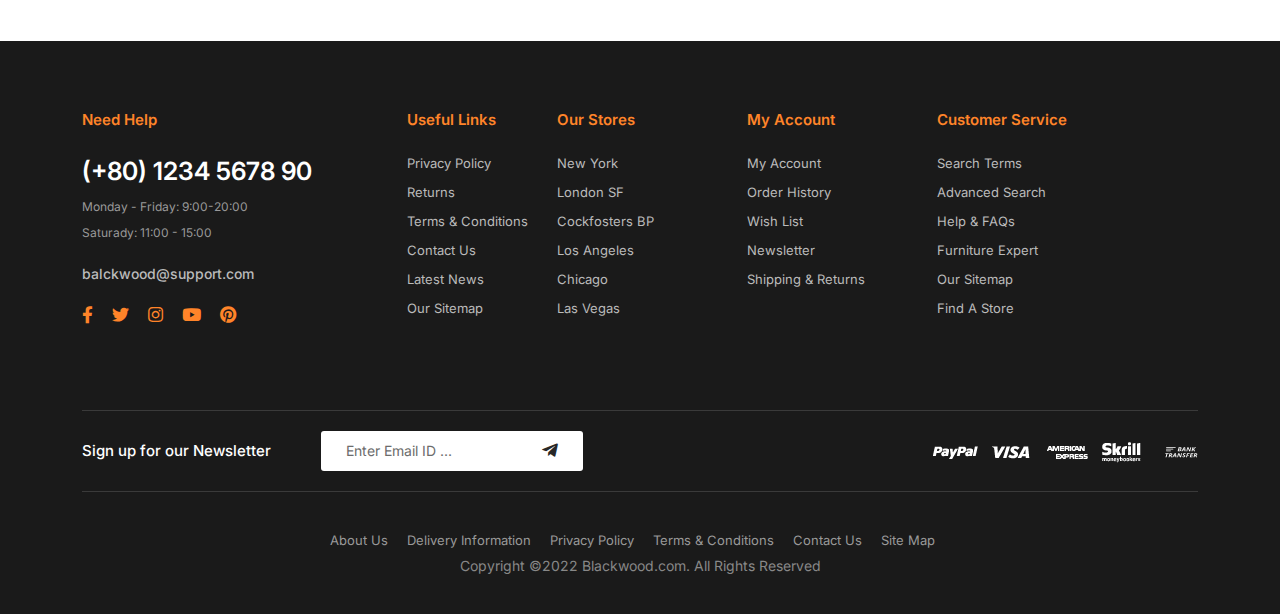
<file: blackwood/blog.html>
<!doctype html>
<html class="no-js" lang="zxx">
   <head>
      <meta charset="utf-8">
      <meta http-equiv="x-ua-compatible" content="ie=edge">
      <title>Blackwood - Clean Minimal eCommerce HTML5 Template</title>
      <meta name="description" content="">
      <meta name="viewport" content="width=device-width, initial-scale=1">
      <!-- Place favicon.ico in the root directory -->
      <link rel="shortcut icon" type="image/x-icon" href="assets/img/favicon.png">
      <!-- CSS here -->
      <link rel="stylesheet" href="assets/css/preloader.css">
      <link rel="stylesheet" href="assets/css/bootstrap.css">
      <link rel="stylesheet" href="assets/css/meanmenu.css">
      <link rel="stylesheet" href="assets/css/animate.css">
      <link rel="stylesheet" href="assets/css/owl-carousel.css">
      <link rel="stylesheet" href="assets/css/ui-range-slider.css">
      <link rel="stylesheet" href="assets/css/swiper-bundle.css">
      <link rel="stylesheet" href="assets/css/backtotop.css">
      <link rel="stylesheet" href="assets/css/magnific-popup.css">
      <link rel="stylesheet" href="assets/css/nice-select.css">
      <link rel="stylesheet" href="assets/css/font-awesome-pro.css">
      <link rel="stylesheet" href="assets/flaticon/flaticon.css">
      <link rel="stylesheet" href="assets/css/default.css">
      <link rel="stylesheet" href="assets/css/style.css">
   </head>
   <body>
      <!--[if lte IE 9]>
      <p class="browserupgrade">You are using an <strong>outdated</strong> browser. Please <a href="https://browsehappy.com/">upgrade your browser</a> to improve your experience and security.</p>
      <![endif]-->


        <!-- prealoder area start -->
        <div id="loading">
            <div id="loading-center">
                <div id="loading-center-absolute">
                    <div class="object" id="first_object"></div>
                    <div class="object" id="second_object"></div>
                    <div class="object" id="third_object"></div>
                </div>
            </div>      
        </div>
        <!-- prealoder area end --> 

        <!-- back to top start -->
        <div class="progress-wrap">
            <svg class="progress-circle svg-content" width="100%" height="100%" viewBox="-1 -1 102 102">
                <path d="M50,1 a49,49 0 0,1 0,98 a49,49 0 0,1 0,-98" />
            </svg>
        </div>
        <!-- back to top end -->
      
        <!-- header area start -->
        <header class="d-none d-lg-block">
            <div class="header__area">
                <div class="header__top d-none d-md-block pt-25 pb-25">
                    <div class="container">
                        <div class="row align-items-center">
                            <div class="col-xxl-2 col-xl-2 col-lg-2 col-md-6 d-none d-xl-block">
                                <div class="header__top-info">
                                    <div class="logo">
                                        <a href="index.html"><img src="assets/img/logo/logo.png" alt=""></a>
                                    </div>
                                </div>
                            </div>
                            <div class="col-xxl-6 col-xl-6 col-lg-8 col-md-6">
                                 <div class="header__top-features header__top-features-3">
                                    <div class="features__item features__item-2 mr-50">
                                        <div class="features__icon features__icon-2 mr-20">
                                            <i class="flaticon-credit-card"></i>
                                        </div>
                                        <div class="features__content-2">
                                            <h3 class="features__title features__title-3">100% Payments</h3>
                                            <p>Monthly Installment</p>
                                        </div>
                                    </div>
                                    <div class="features__item features__item-2 features__item-d">
                                        <div class="features__icon features__icon-2 mr-20">
                                            <i class="flaticon-exchange"></i>
                                        </div>
                                        <div class="features__content-2">
                                            <h3 class="features__title features__title-3">14-Day Returns</h3>
                                            <p>Secure Payments</p>
                                        </div>
                                    </div>
                                </div>
                            </div>
                            <div class="col-xxl-4 col-xl-4 col-lg-4 col-md-6">
                                <div class="header__action header__action-2 text-sm-end">
                                    <ul>
                                        <li>
                                            <a href="sign-in.html"><i class="fal fa-user-circle"></i></a>
                                        </li>
                                        <li>
                                            <a href="checkout.html">
                                                <i class="flaticon-random-button"></i>
                                            </a>
                                        </li>
                                        <li>
                                            <a href="wishlist.html"><i class="fal fa-heart"></i>
                                                <span class="cart-count">2</span>
                                            </a>
                                        </li>
                                        <li>
                                            <a href="cart.html" data-bs-toggle="modal" data-bs-target="#cartMiniModal">
                                                <i class="fal fa-shopping-basket"></i>
                                                <span class="cart-count">3</span>
                                            </a>
                                            <span class="cart-price">$20.00</span>
                                        </li>
                                    </ul>
                                </div>
                            </div>
                        </div>
                    </div>
                </div>
                <div class="header__middle header__border grey-bg-3 d-none d-md-block pt-10 pb-10">
                    <div class="container">
                        <div class="row align-items-center">
                            <div class="col-xxl-6 col-xl-6 col-lg-6">
                                <div class="header__search-3">
                                    <form action="#">
                                        <div class="header__search-input-2 header__search-input-3">
                                            <input type="text" placeholder="Search for product, brands & offer..">
                                            <div class="header__search-select">
                                                <select>
                                                    <option>All categories</option>
                                                    <option>Furniture</option>
                                                    <option>Electronics</option>
                                                    <option>Beauty</option>
                                                </select>
                                            </div>
                                            <button type="submit"><i class="far fa-search"></i></button>
                                        </div>
                                    </form>
                                </div>
                            </div>
                            <div class="col-xxl-6 col-xl-6 col-lg-6">
                                <div class="header__middle-right header__middle-right-d d-flex align-items-center justify-content-end">
                                    <div class="sd-contact">
                                        <span>Customer Service <a href="tel:+0889006690">+088 900 6690</a></span>
                                    </div>
                                    <div class="header__select header__select-2 d-flex align-items-center">
                                        <div class="header__lang header__select-item header__select-item-3 mr-20">
                                            <div class="country-flag">
                                                <a href="#"><img src="assets/img/icon/flag.png" alt=""></a>
                                            </div>
                                            <select>
                                                <option>EN</option>
                                                <option>BN</option>
                                                <option>IN</option>
                                                <option>CH</option>
                                                <option>AM</option>
                                            </select>
                                        </div>
                                        <div class="header__currency header__select-item header__select-item-3">
                                            <select>
                                                <option>$USD</option>
                                                <option>Euro</option>
                                                <option>Yen</option>
                                                <option>Rupee</option>
                                                <option>Sterlin</option>
                                            </select>
                                        </div>
                                    </div>
                                </div>
                            </div>
                        </div>
                    </div>
                </div>
                <div class="header__bottom  black-bg d-none d-xl-block">
                    <div class="container">
                        <div class="row align-items-center">
                            <div class="col-xxl-12 col-lg-8 col-sm-6 col-4">
                                <div class="main-menu main-menu-3">
                                    <nav id="mobile-menu">
                                        <ul>
                                            <li class="has-dropdown">
                                                <a href="index.html">Home </a>
                                                <ul class="submenu">
                                                    <li>
                                                        <a href="index.html">Home Style 1</a>
                                                    </li>
                                                    <li>
                                                        <a href="index-2.html">Home Style 2</a>
                                                    </li>
                                                    <li>
                                                        <a href="index-3.html">Home Style 3</a>
                                                    </li>
                                                </ul>
                                            </li>
                                            <li>
                                                <a href="shop.html">New Arrivals</a>
                                            </li>
                                            <li>
                                                <a href="about.html">About</a>
                                            </li>
                                            <li>
                                                <a href="shop.html">On Sale</a>
                                            </li>
                                            <li class="has-dropdown">
                                                <a href="about.html">Pages</a>
                                                <ul class="submenu">
                                                    <li>
                                                        <a href="sign-in.html">Sign In</a>
                                                    </li>
                                                    <li>
                                                        <a href="sign-up.html">Sign Up</a>
                                                    </li>
                                                    <li>
                                                        <a href="shop.html">Shop Page</a>
                                                    </li>
                                                    <li>
                                                        <a href="shop-2.html">Shop 2 Page</a>
                                                    </li>
                                                    <li>
                                                        <a href="product-details.html">product Details</a>
                                                    </li>
                                                    <li>
                                                        <a href="cart.html">Cart Page</a>
                                                    </li>
                                                    <li>
                                                        <a href="checkout.html">Checkout Page</a>
                                                    </li>
                                                    <li>
                                                        <a href="wishlist.html">Wishlist Page</a>
                                                    </li>
                                                </ul>
                                            </li>
                                            <li class="has-dropdown">
                                                <a href="blog.html">Blogs</a>
                                                <ul class="submenu">
                                                    <li>
                                                        <a href="blog.html">Blog</a>
                                                    </li>
                                                    <li>
                                                        <a href="blog-details.html">Blog Details</a>
                                                    </li>
                                                </ul>
                                            </li>
                                            <li>
                                                <a href="contact.html">Contact</a>
                                            </li>
                                        </ul>
                                    </nav>
                                </div>
                                <div class="header-bar mb-5 d-xl-none">
                                    <button type="button" class="header-bar-btn header-bar-btn-2" data-bs-toggle="modal" data-bs-target="#offCanvasModal">
                                        <span></span>
                                        <span></span>
                                        <span></span>
                                    </button>
                                </div>
                            </div>
                            <div class="col-sm-6 col-8 col-lg-4">
                                <div class="logo-d d-xl-none text-sm-end">
                                    <img src="assets/img/logo/logo-white.png" alt="">
                                </div>
                            </div>
                        </div>
                    </div>
                </div>
            </div>
        </header>
        <!-- header area end -->

        <!-- mobile-header-area start -->
        <div class="mobile-header-area pt-20 pb-20 d-xl-none">
            <div class="container">
                <div class="row align-items-center">
                    <div class="col-6">
                        <div class="mobile-logo">
                            <a href="index.html"><img src="assets/img/logo/logo.png" alt=""></a>
                        </div>
                    </div>
                    <div class="col-6">
                        <div class="header-bar d-xl-none text-end">
                            <button type="button" class="header-bar-btn" data-bs-toggle="modal" data-bs-target="#offCanvasModal">
                                <span></span>
                                <span></span>
                                <span></span>
                            </button>
                        </div>
                    </div>
                </div>
            </div>
        </div>
        <!-- mobile-header-area end -->

        <!-- cart mini area start -->
        <div class="cartmini__area">
            <div class="modal fade" id="cartMiniModal" tabindex="-1" aria-labelledby="cartMiniModal" aria-hidden="true">
                <div class="modal-dialog">
                <div class="modal-content">
                    <div class="cartmini__wrapper">
                        <div class="cartmini__top d-flex align-items-center justify-content-between">
                            <h4>Your Cart</h4>
                            <div class="cartminit__close">
                                <button type="button" data-bs-dismiss="modal" data-bs-target="#cartMiniModal" class="cartmini__close-btn"> <i class="fal fa-times"></i></button>
                            </div>
                        </div>
                        <div class="cartmini__list">
                            <ul>
                                <li class="cartmini__item p-relative d-flex align-items-start">
                                    <div class="cartmini__thumb mr-15">
                                        <a href="product-details.html">
                                            <img src="assets/img/products/product-1.jpg" alt="">
                                        </a>
                                    </div>
                                    <div class="cartmini__content">
                                        <h3 class="cartmini__title">
                                            <a href="product-details.html">Form Armchair Walnut Base</a>
                                        </h3>
                                        <span class="cartmini__price">
                                            <span class="price">1 × $70.00</span>
                                        </span>
                                    </div>
                                    <a href="#" class="cartmini__remove">
                                        <i class="fal fa-times"></i>
                                    </a>
                                </li>
                                <li class="cartmini__item p-relative d-flex align-items-start">
                                    <div class="cartmini__thumb mr-15">
                                        <a href="product-details.html">
                                            <img src="assets/img/products/product-2.jpg" alt="">
                                        </a>
                                    </div>
                                    <div class="cartmini__content">
                                        <h3 class="cartmini__title">
                                            <a href="product-details.html">Form Armchair Simon Legald</a>
                                        </h3>
                                        <span class="cartmini__price">
                                            <span class="price">1 × $95.99</span>
                                        </span>
                                    </div>
                                    <a href="#" class="cartmini__remove">
                                        <i class="fal fa-times"></i>
                                    </a>
                                </li>
                                <li class="cartmini__item p-relative d-flex align-items-start">
                                    <div class="cartmini__thumb mr-15">
                                        <a href="product-details.html">
                                            <img src="assets/img/products/product-3.jpg" alt="">
                                        </a>
                                    </div>
                                    <div class="cartmini__content">
                                        <h3 class="cartmini__title">
                                            <a href="product-details.html">Antique Chinese Armchairs</a>
                                        </h3>
                                        <span class="cartmini__price">
                                            <span class="price">1 × $120.00</span>
                                        </span>
                                    </div>
                                    <a href="#" class="cartmini__remove">
                                        <i class="fal fa-times"></i>
                                    </a>
                                </li>
                            </ul>
                        </div>
                        <div class="cartmini__total d-flex align-items-center justify-content-between">
                            <h5>Total</h5>
                            <span>$180.00</span>
                        </div>
                        <div class="cartmini__bottom">
                            <a href="cart.html" class="b-btn w-100 mb-20">view cart</a>
                            <a href="checkout.html" class="b-btn-2 w-100">checkout</a>
                        </div>
                    </div>
                </div>
                </div>
            </div>
        </div>
        <!-- cart mini area end -->
        <div class="body-overlay"></div>
        <!-- cart mini area end -->

        <!-- sidebar area start -->
        <section class="offcanvas__area">
            <div class="modal fade" id="offCanvasModal" tabindex="-1" aria-labelledby="offCanvasModal" aria-hidden="true">
                <div class="modal-dialog">
                    <div class="modal-content">
                        <div class="offcanvas__wrapper">
                            <div class="offcanvas__top d-flex align-items-center mb-60 justify-content-between">
                                <div class="logo">
                                    <a href="index.html">
                                    <img src="assets/img/logo/logo.png" alt="logo">
                                    </a>
                                </div>
                                <div class="offcanvas__close">
                                    <button class="offcanvas__close-btn" data-bs-dismiss="modal" data-bs-target="#offCanvasModal">
                                        <svg viewBox="0 0 22 22">
                                            <path d="M12.41,11l5.29-5.29c0.39-0.39,0.39-1.02,0-1.41s-1.02-0.39-1.41,0L11,9.59L5.71,4.29c-0.39-0.39-1.02-0.39-1.41,0
                                            s-0.39,1.02,0,1.41L9.59,11l-5.29,5.29c-0.39,0.39-0.39,1.02,0,1.41C4.49,17.9,4.74,18,5,18s0.51-0.1,0.71-0.29L11,12.41l5.29,5.29
                                            C16.49,17.9,16.74,18,17,18s0.51-0.1,0.71-0.29c0.39-0.39,0.39-1.02,0-1.41L12.41,11z"/>
                                        </svg>
                                    </button>
                                </div>
                            </div>
                            <div class="sidebar__search mb-25">
                                <form action="#">
                                   <input type="text" placeholder="What are you searching for?">
                                   <button type="submit"><i class="far fa-search"></i></button>
                                </form>
                             </div>
                            <div class="offcanvas__content p-relative z-index-1">
                                <div class="canvas__menu">
                                    <div class="mobile-menu fix"></div>
                                </div>
                                <div class="offcanvas__action mt-40 mb-15">
                                    <a href="contact.html">Login</a>
                                    <a href="wishlist.html" class="has-tag">
                                        <svg viewBox="0 0 22 22">
                                            <path d="M20.26,11.3c2.31-2.36,2.31-6.18-0.02-8.53C19.11,1.63,17.6,1,16,1c0,0,0,0,0,0c-1.57,0-3.05,0.61-4.18,1.71c0,0,0,0,0,0
                                            L11,3.41l-0.81-0.69c0,0,0,0,0,0C9.06,1.61,7.58,1,6,1C4.4,1,2.89,1.63,1.75,2.77c-2.33,2.35-2.33,6.17-0.02,8.53
                                            c0,0,0,0.01,0.01,0.01l0.01,0.01c0,0,0,0,0,0c0,0,0,0,0,0L11,20.94l9.25-9.62c0,0,0,0,0,0c0,0,0,0,0,0L20.26,11.3
                                            C20.26,11.31,20.26,11.3,20.26,11.3z M3.19,9.92C3.18,9.92,3.18,9.92,3.19,9.92C3.18,9.92,3.18,9.91,3.18,9.91
                                            c-1.57-1.58-1.57-4.15,0-5.73C3.93,3.42,4.93,3,6,3c1.07,0,2.07,0.42,2.83,1.18C8.84,4.19,8.85,4.2,8.86,4.21
                                            c0.01,0.01,0.01,0.02,0.03,0.03l1.46,1.25c0.07,0.06,0.14,0.09,0.22,0.13c0.01,0,0.01,0.01,0.02,0.01c0.13,0.06,0.27,0.1,0.41,0.1
                                            c0.08,0,0.16-0.03,0.25-0.05c0.03-0.01,0.07-0.01,0.1-0.02c0.07-0.03,0.13-0.07,0.2-0.11c0.03-0.02,0.07-0.03,0.1-0.06l1.46-1.24
                                            c0.01-0.01,0.02-0.02,0.03-0.03c0.01-0.01,0.03-0.01,0.04-0.02C13.93,3.42,14.93,3,16,3c0,0,0,0,0,0c1.07,0,2.07,0.42,2.83,1.18
                                            c1.56,1.58,1.56,4.15,0,5.73c0,0,0,0.01-0.01,0.01c0,0,0,0,0,0L11,18.06L3.19,9.92z"/>
                                        </svg>
                                        <span class="tag">2</span>
                                    </a>
                                    <a href="cart.html" class="has-tag">
                                        <i class="far fa-shopping-bag"></i>
                                        <span class="tag">3</span>
                                    </a>
                                    <div class="header__select header__select-d d-flex align-items-center mt-10">
                                        <div class="header__lang header__select-item mr-15">
                                            <select>
                                                <option>EN</option>
                                                <option>BN</option>
                                                <option>IN</option>
                                                <option>CH</option>
                                                <option>AM</option>
                                            </select><div class="nice-select" tabindex="0"><span class="current">EN</span><ul class="list list-2"><li data-value="EN" class="option selected focus">EN</li><li data-value="BN" class="option">BN</li><li data-value="IN" class="option">IN</li><li data-value="CH" class="option">CH</li><li data-value="AM" class="option">AM</li></ul></div>
                                        </div>
                                        <div class="header__currency header__select-item">
                                            <select>
                                                <option>USD</option>
                                                <option>Euro</option>
                                                <option>Yen</option>
                                                <option>Rupee</option>
                                                <option>Sterlin</option>
                                            </select><div class="nice-select" tabindex="0"><span class="current">USD</span><ul class="list list-2"><li data-value="USD" class="option selected focus">USD</li><li data-value="Euro" class="option">Euro</li><li data-value="Yen" class="option">Yen</li><li data-value="Rupee" class="option">Rupee</li><li data-value="Sterlin" class="option">Sterlin</li></ul></div>
                                        </div>
                                    </div>
                                </div>
                                <div class="offcanvas__social mt-15">
                                    <ul>
                                        <li>
                                            <a href="#"><i class="fab fa-facebook-f"></i></a>
                                        </li>
                                        <li>
                                            <a href="#"><i class="fab fa-twitter"></i></a>
                                        </li>
                                        <li>
                                            <a href="#"><i class="fab fa-instagram"></i></a>
                                        </li>
                                        <li>
                                            <a href="#"><i class="fab fa-google-plus-g"></i></a>
                                        </li>
                                        <li>
                                            <a href="#"><i class="fab fa-linkedin-in"></i></a>
                                        </li>
                                    </ul>
                                </div>
                            </div>
                        </div>
                    </div>
                </div>
            </div>
            
        </section>
        <!-- sidebar area end -->

        <main>
            <!-- page__title-start -->
            <section class="page__title p-relative d-flex align-items-center" data-background="assets/img/bg/page-title-1.jpg">
                <div class="container">
                    <div class="row">
                        <div class="col-xl-12">
                            <div class="page__title-inner text-center">
                                <h1>Blog</h1>
                                <div class="page__title-breadcrumb">                                 
                                    <nav aria-label="breadcrumb">
                                    <ol class="breadcrumb justify-content-center">
                                        <li class="breadcrumb-item"><a href="index.html">Home</a></li>
                                        <li class="breadcrumb-item active" aria-current="page">Blog</li>
                                    </ol>
                                    </nav>
                                </div>
                            </div>
                        </div>
                    </div>
                </div>
            </section>
            <!-- page__title-end -->

            <!-- blog-area start -->
            <section class="blog-area mt-100 mb-50">
                <div class="container custom-container">
                    <div class="row">
                        <div class="col-xl-8 col-lg-8">
                            <div class="blog__wrapper pr-50">
                                <div class="blog-wrap blog-item mb-50">
                                    <div class="blog-thumb">
                                       <img src="assets/img/blog/blog-big-1.jpg" alt="blog">
                                    </div>
                                    <div class="blog-details mt-35">
                                       <ul class="blog-meta">
                                          <li><a href="#"><i class="fal fa-clock"></i> 20 JUN</a></li>
                                          <li><a href="#"><i class="fal fa-user-circle"></i>Josep</a></li>
                                          <li><a href="#"><i class="fal fa-comments"></i> 2 Comments</a></li>
                                       </ul>
                                       <h3 class="blog-title">
                                          <a href="blog-details.html">Basic rules of running web agency business</a>
                                       </h3>
                                       <p>There are many variations of passages of Lorem Ipsum available, but the majority have suffered alteration in some form, by injected humour, or randomised words which don't look even slightly believable. If you are going to use a passage of Lorem Ipsum.</p>
                                       <div class="blog-btn mt-25">
                                          <a href="blog-details.html" class="btn-tp">Read More</a>
                                       </div>
                                    </div>
                                </div>
                                <div class="blog-wrap blog-item mb-50">
                                    <div class="blog-thumb blog-video">
                                       <img src="assets/img/blog/blog-big-2.jpg" alt="blog">
                                       <a data-fancybox="" href="https://www.youtube.com/watch?v=M115YbZ70M0" class="play-btn popup-video"><i class="fas fa-play"></i></a>
                                    </div>
                                    <div class="blog-details mt-35">
                                       <ul class="blog-meta">
                                          <li><a href="#"><i class="fal fa-clock"></i> 17 JUN</a></li>
                                          <li><a href="#"><i class="fal fa-user-circle"></i>Iqbal</a></li>
                                          <li><a href="#"><i class="fal fa-comments"></i> 2 Comments</a></li>
                                       </ul>
                                       <h3 class="blog-title">
                                          <a href="blog-details.html">Introducing the latest linoor features</a>
                                       </h3>
                                       <p>There are many variations of passages of Lorem Ipsum available, but the majority have suffered alteration in some form, by injected humour, or randomised words which don't look even slightly believable. If you are going to use a passage of Lorem Ipsum.</p>
                                       <div class="blog-btn mt-25">
                                          <a href="blog-details.html" class="btn-tp">Read More</a>
                                       </div>
                                    </div>
                                </div>
                                <div class="blog-wrap blog-item mb-50">
                                    <div class="blog-thumb">
                                       <img src="assets/img/blog/blog-big-3.jpg" alt="blog">
                                    </div>
                                    <div class="blog-details mt-35">
                                       <ul class="blog-meta">
                                          <li><a href="#"><i class="fal fa-clock"></i> 15 JUN</a></li>
                                          <li><a href="#"><i class="fal fa-user-circle"></i>Iqbal</a></li>
                                          <li><a href="#"><i class="fal fa-comments"></i> 2 Comments</a></li>
                                       </ul>
                                       <h3 class="blog-title">
                                          <a href="blog-details.html">Delivering the best digital marketing </a>
                                       </h3>
                                       <p>There are many variations of passages of Lorem Ipsum available, but the majority have suffered alteration in some form, by injected humour, or randomised words which don't look even slightly believable. If you are going to use a passage of Lorem Ipsum.</p>
                                       <div class="blog-btn mt-25">
                                          <a href="blog-details.html" class="btn-tp">Read More</a>
                                       </div>
                                    </div>
                                </div>
                            </div>
                            <div class="row mb-50">
                                <div class="col-xxl-12">
                                   <div class="basic-pagination-3 wow fadeInUp mt-20" data-wow-delay=".2s">
                                      <ul class="d-flex align-items-center"> 
                                         <li class="prev">
                                            <a href="blog.html" class="link-btn link-prev">
                                            <i class="fal fa-long-arrow-left"></i>
                                               Prev
                                            </a>
                                         </li>
                                         <li>
                                            <a href="blog.html">
                                               <span>1</span>
                                            </a>
                                         </li>
                                         <li class="active">
                                            <a href="blog.html">
                                               <span>2</span>
                                            </a>
                                         </li>
                                         <li>
                                            <a href="blog.html">
                                               <span>3</span>
                                            </a>
                                         </li>
                                         <li class="next">
                                            <a href="blog.html" class="link-btn">
                                               Next
                                               <i class="fal fa-long-arrow-right"></i>
                                            </a>
                                         </li>
                                      </ul>
                                   </div>
                                </div>
                             </div>
                        </div>
                        <div class="col-xl-4 col-lg-4">
                            <div class="blog__sidebar">
                                <div class="sidebar__widget mb-50 wow fadeInUp" data-wow-delay=".2s" style="visibility: visible; animation-delay: 0.2s; animation-name: fadeInUp;">
                                   <div class="sidebar__widget-content">
                                         <div class="search">
                                            <form action="#">
                                               <input type="text" placeholder="Search...">
                                               <button type="submit"><i class="far fa-search"></i></button>
                                            </form>
                                         </div>
                                   </div>
                                </div>
                                <div class="sidebar__widget sidebar__widget-padding mb-75 wow fadeInUp grey-bg-2" data-wow-delay=".4s" style="visibility: visible; animation-delay: 0.4s; animation-name: fadeInUp;">
                                   <div class="sidebar__widget-title mb-25">
                                         <h4>Recent News</h4>
                                   </div>
                                   <div class="sidebar__widget-content">
                                      <div class="rc-post">
                                         <ul>
                                            <li class="d-flex align-items-center mb-20">
                                                  <div class="rc-thumb mr-15">
                                                     <a href="blog-details.html"><img src="assets/img/blog/rc/rc-1.jpg" alt="rc-post"></a>
                                                  </div>
                                                  <div class="rc-text">
                                                     <h6><a href="blog-details.html">Best website traffice Booster with great tools.</a></h6>
                                                     <span class="rc-meta"><i class="fal fa-clock"></i> 23 JUN</span>
                                                  </div>
                                            </li>
                                            <li class="d-flex align-items-center mb-20">
                                                  <div class="rc-thumb mr-15">
                                                     <a href="blog-details.html"><img src="assets/img/blog/rc/rc-2.jpg" alt="rc-post"></a>
                                                  </div>
                                                  <div class="rc-text">
                                                     <h6><a href="blog-details.html">Google take latest step &amp; Catch the black SEO</a></h6>
                                                     <span class="rc-meta"><i class="fal fa-clock"></i> 22 JUN</span>
                                                  </div>
                                            </li>
                                            <li class="d-flex align-items-center">
                                                  <div class="rc-thumb mr-15">
                                                     <a href="blog-details.html"><img src="assets/img/blog/rc/rc-3.jpg" alt="rc-post"></a>
                                                  </div>
                                                  <div class="rc-text">
                                                     <h6><a href="blog-details.html">How to become a best sale marketer in a year!</a></h6>
                                                     <span class="rc-meta"><i class="fal fa-clock"></i> 20 JUN</span>
                                                  </div>
                                            </li>
                                         </ul>
                                      </div>
                                   </div>
                                </div>
                                <div class="sidebar__widget sidebar__widget-padding mb-75 wow fadeInUp grey-bg-2" data-wow-delay=".6s" style="visibility: visible; animation-delay: 0.6s; animation-name: fadeInUp;">
                                   <div class="sidebar__widget-title mb-25">
                                         <h4>Categories</h4>
                                   </div>
                                   <div class="sidebar__widget-content">
                                         <div class="cat-link">
                                            <ul>
                                               <li><a href="blog-details.html">Web Design (6)</a></li>
                                               <li><a href="blog-details.html"> Web Development (14)</a></li>
                                               <li><a href="blog-details.html">Graphics (12)</a></li>
                                               <li><a href="blog-details.html">IOS/Android Design (10)</a></li>
                                               <li><a href="blog-details.html">App &amp; Saas (4)</a></li>
                                               <li><a href="blog-details.html">Fresh Products (9)</a></li>
                                               <li><a href="blog-details.html">Saas Design (8)</a></li>
                                            </ul>
                                         </div>
                                   </div>
                                </div>
                                <div class="sidebar__widget sidebar__widget-padding mb-50 wow fadeInUp grey-bg-2" data-wow-delay="1s">
                                   <div class="sidebar__widget-title mb-15">
                                         <h4>Popular Tags</h4>
                                   </div>
                                   <div class="sidebar__widget-content">
                                         <div class="tags">
                                            <a href="blog-details.html">The Saas,</a>
                                            <a href="blog-details.html">Pix Saas Blog,</a>
                                            <a href="blog-details.html">Landing,</a>
                                            <a href="blog-details.html">UI/UX Design,</a>
                                            <a href="blog-details.html">Branding,</a>
                                            <a href="blog-details.html">Animation,</a>
                                            <a href="blog-details.html">Design,</a>
                                            <a href="blog-details.html">Ideas</a>
                                         </div>
                                   </div>
                                </div>
                             </div>
                        </div>
                    </div>
                </div>
            </section>
            <!-- blog-area end -->
            
            <!-- shop modal start -->
            <div class="modal fade" id="productModalId" tabindex="-1" role="dialog" aria-hidden="true">
                <div class="modal-dialog modal-dialog-centered product__modal" role="document">
                    <div class="modal-content">
                        <div class="product__modal-wrapper p-relative">
                            <div class="product__modal-close p-absolute">
                                <button data-bs-dismiss="modal"><i class="fal fa-times"></i></button>
                            </div>
                            <div class="product__modal-inner">
                                <div class="row">
                                    <div class="col-xl-6 col-lg-6 col-md-6 col-sm-12 col-12">
                                        <div class="product__modal-box">
                                            <div class="tab-content" id="modalTabContent">
                                                <div class="tab-pane fade show active" id="nav1" role="tabpanel" aria-labelledby="nav1-tab">
                                                    <div class="product__modal-img w-img">
                                                        <img src="assets/img/products/quick-view/quick-view-1.jpg" alt="">
                                                    </div>
                                                </div>
                                                <div class="tab-pane fade" id="nav2" role="tabpanel" aria-labelledby="nav2-tab">
                                                    <div class="product__modal-img w-img">
                                                        <img src="assets/img/products/quick-view/quick-view-2.jpg" alt="">
                                                    </div>
                                                </div>
                                                <div class="tab-pane fade" id="nav3" role="tabpanel" aria-labelledby="nav3-tab">
                                                    <div class="product__modal-img w-img">
                                                        <img src="assets/img/products/quick-view/quick-view-3.jpg" alt="">
                                                    </div>
                                                </div>
                                                <div class="tab-pane fade" id="nav4" role="tabpanel" aria-labelledby="nav4-tab">
                                                    <div class="product__modal-img w-img">
                                                        <img src="assets/img/products/quick-view/quick-view-4.jpg" alt="">
                                                    </div>
                                                </div>
                                            </div>
                                            <ul class="nav nav-tabs" id="modalTab" role="tablist">
                                                <li class="nav-item" role="presentation">
                                                <button class="nav-link active" id="nav1-tab" data-bs-toggle="tab" data-bs-target="#nav1" type="button" role="tab" aria-controls="nav1" aria-selected="true">
                                                        <img src="assets/img/products/quick-view/nav/quick-nav-1.jpg" alt="">
                                                </button>
                                                </li>
                                                <li class="nav-item" role="presentation">
                                                <button class="nav-link" id="nav2-tab" data-bs-toggle="tab" data-bs-target="#nav2" type="button" role="tab" aria-controls="nav2" aria-selected="false">
                                                    <img src="assets/img/products/quick-view/nav/quick-nav-2.jpg" alt="">
                                                </button>
                                                </li>
                                                <li class="nav-item" role="presentation">
                                                <button class="nav-link" id="nav3-tab" data-bs-toggle="tab" data-bs-target="#nav3" type="button" role="tab" aria-controls="nav3" aria-selected="false">
                                                    <img src="assets/img/products/quick-view/nav/quick-nav-3.jpg" alt="">
                                                </button>
                                                </li>
                                                <li class="nav-item" role="presentation">
                                                <button class="nav-link" id="nav4-tab" data-bs-toggle="tab" data-bs-target="#nav4" type="button" role="tab" aria-controls="nav4" aria-selected="false">
                                                    <img src="assets/img/products/quick-view/nav/quick-nav-4.jpg" alt="">
                                                </button>
                                                </li>
                                            </ul>
                                        </div>
                                    </div>
                                    <div class="col-xl-6 col-lg-6 col-md-6 col-sm-12 col-12">
                                    <div class="product__modal-content">
                                        <h4 class="product__modal-title"><a href="product-details.html">Samsung C49J89: £875, Debenhams Plus</a></h4>
                                        <div class="product__modal-des mb-40">
                                            <p>Typi non habent claritatem insitam, est usus legentis in iis qui facit eorum claritatem. Investigationes demonstraverunt </p>
                                        </div>
                                        <div class="product__modal-stock">
                                            <span>Availability :</span>
                                            <span>In Stock</span>
                                        </div>
                                        <div class="product__modal-stock sku mb-30">
                                            <span>SKU:</span>
                                            <span>Samsung C49J89: £875, Debenhams Plus</span>
                                        </div>
                                        <div class="product__modal-review d-sm-flex">
                                            <div class="rating mb-15 mr-35">
                                            <ul>
                                                <li><a href="#"><i class="fal fa-star"></i></a></li>
                                                <li><a href="#"><i class="fal fa-star"></i></a></li>
                                                <li><a href="#"><i class="fal fa-star"></i></a></li>
                                                <li><a href="#"><i class="fal fa-star"></i></a></li>
                                                <li><a href="#"><i class="fal fa-star"></i></a></li>
                                            </ul>
                                            </div>
                                            <div class="product__modal-add-review mb-15">
                                            <span><a href="#">1 Review</a></span>
                                            <span><a href="#">Add Review</a></span>
                                            </div>
                                        </div>
                                        <div class="product__modal-price">
                                            <span>$560.00</span>
                                        </div>
                                        <div class="product__modal-form mb-30">
                                            <form action="#">
                                            <div class="pro-quan-area d-lg-flex align-items-center">
                                                <div class="product-quantity mr-20 mb-25">
                                                    <div class="cart-plus-minus p-relative"><input type="text" value="1" /></div>
                                                </div>
                                                <div class="pro-cart-btn mb-25">
                                                    <button class="add-to-cart-btn" type="submit">Add to cart</button>
                                                </div>
                                            </div>
                                            </form>
                                        </div>
                                        <div class="product__modal-links">
                                            <ul>
                                            <li><a href="#" title="Add to Wishlist"><i class="fal fa-heart"></i></a></li>
                                            <li><a href="#" title="Compare"><i class="far fa-sliders-h"></i></a></li>
                                            <li><a href="#" title="Print"><i class="fal fa-print"></i></a></li>
                                            <li><a href="#" title="Print"><i class="fal fa-share-alt"></i></a></li>
                                            </ul>
                                        </div>
                                    </div>
                                    </div>
                                </div>
                            </div>
                        </div>
                    </div>
                </div>
            </div>
            <!-- shop modal end -->

        </main>

        <!-- footer area start -->
        <footer>
            <div class="footer__area footer-bg">
                <div class="footer__top footer__top-space pb-50">
                    <div class="container">
                        <div class="row">
                            <div class="col-xxl-3 col-xl-3 col-lg-4 col-md-4 col-sm-6">
                                <div class="footer__widget pb-30">
                                    <h3 class="footer__widget-title footer__widget-title-3">Need help</h3>
                                    <div class="footer__widget-content">
                                        <div class="footer__contact">
                                            <h3 class="footer__contact-phone"><a href="tel:1234-5678-90">(+80) 1234 5678 90</a></h3>
                                            <div class="footer__opening mb-15">
                                                <p>Monday - Friday: 9:00-20:00</p>
                                                <p>Saturady: 11:00 - 15:00</p>
                                            </div>
                                            <div class="footer__contact-email footer__contact-email-2">
                                                <p><a href="mailto:balckwood@support.com">balckwood@support.com</a></p>
                                            </div>
                                            <div class="footer__social footer__social-3">
                                                <ul>
                                                    <li>
                                                        <a href="#">
                                                            <i class="fab fa-facebook-f"></i>
                                                        </a>
                                                    </li>
                                                    <li>
                                                        <a href="#">
                                                            <i class="fab fa-twitter"></i>
                                                        </a>
                                                    </li>
                                                    <li>
                                                        <a href="#">
                                                            <i class="fab fa-instagram"></i>
                                                        </a>
                                                    </li>
                                                    <li>
                                                        <a href="#">
                                                            <i class="fab fa-youtube"></i>
                                                        </a>
                                                    </li>
                                                    <li>
                                                        <a href="#">
                                                            <i class="fab fa-pinterest"></i>
                                                        </a>
                                                    </li>
                                                </ul>
                                            </div>
                                        </div>
                                    </div>
                                </div>
                            </div>
                            <div class="col-xxl-2 col-xl-2 col-lg-4 col-md-4 col-sm-6 col-6">
                                <div class="footer__widget footer-col-3 pb-30">
                                    <h3 class="footer__widget-title footer__widget-title-3">Useful Links</h3>
                                    <div class="footer__widget-content">
                                        <div class="footer__links footer__links-2">
                                            <ul>
                                                <li>
                                                    <a href="contact.html">Privacy Policy</a>
                                                </li>
                                                <li>
                                                    <a href="contact.html">Returns</a>
                                                </li>
                                                <li>
                                                    <a href="contact.html">Terms & Conditions</a>
                                                </li>
                                                <li>
                                                    <a href="contact.html">Contact Us</a>
                                                </li>
                                                <li>
                                                    <a href="blog-details.html">Latest News</a>
                                                </li>
                                                <li>
                                                    <a href="contact.html">Our Sitemap</a>
                                                </li>
                                            </ul>
                                        </div>
                                    </div>
                                </div>
                            </div>
                            <div class="col-xxl-2 col-xl-2 col-lg-4 col-md-4 col-sm-6 col-6">
                                <div class="footer__widget footer-col-4 pb-30">
                                    <h3 class="footer__widget-title footer__widget-title-3">Our Stores</h3>
                                    <div class="footer__widget-content">
                                        <div class="footer__links footer__links-2">
                                            <ul>
                                                <li>
                                                    <a href="about.html">New York</a>
                                                </li>
                                                <li>
                                                    <a href="about.html">London SF</a>
                                                </li>
                                                <li>
                                                    <a href="about.html">Cockfosters BP</a>
                                                </li>
                                                <li>
                                                    <a href="#">Los Angeles</a>
                                                </li>
                                                <li>
                                                    <a href="about.html">Chicago</a>
                                                </li>
                                                <li>
                                                    <a href="about.html">Las Vegas</a>
                                                </li>
                                            </ul>
                                        </div>
                                    </div>
                                </div>
                            </div>
                            <div class="col-xxl-2 col-xl-2 col-lg-4 col-md-4 col-sm-6 col-6">
                                <div class="footer__widget footer-col-5 pb-30">
                                    <h3 class="footer__widget-title footer__widget-title-3">My Account</h3>
                                    <div class="footer__widget-content">
                                        <div class="footer__links footer__links-2">
                                            <ul>
                                                <li>
                                                    <a href="contact.html">My Account</a>
                                                </li>
                                                <li>
                                                    <a href="contact.html">Order History</a>
                                                </li>
                                                <li>
                                                    <a href="wishlist.html">Wish List</a>
                                                </li>
                                                <li>
                                                    <a href="contact.htmcontact.html">Newsletter</a>
                                                </li>
                                                <li><a href="contact.html">Shipping & Returns</a></li>
                                            </ul>
                                        </div>
                                    </div>
                                </div>
                            </div>
                            <div class="col-xxl-3 col-xl-2 col-lg-4 col-md-4 col-sm-6 col-6">
                                <div class="footer__widget footer-col-5 pb-30">
                                    <h3 class="footer__widget-title footer__widget-title-3">Customer Service</h3>
                                    <div class="footer__widget-content">
                                        <div class="footer__links footer__links-2">
                                            <ul>
                                                <li>
                                                    <a href="contact.html">Search Terms</a>
                                                </li>
                                                <li>
                                                    <a href="contact.html">Advanced Search</a>
                                                </li>
                                                <li>
                                                    <a href="contact.html">Help & FAQs</a>
                                                </li>
                                                <li>
                                                    <a href="contact.html">Furniture Expert</a>
                                                </li>
                                                <li>
                                                    <a href="contact.html">Our Sitemap</a>
                                                </li>
                                                <li>
                                                    <a href="contact.html">Find A Store</a>
                                                </li>
                                            </ul>
                                        </div>
                                    </div>
                                </div>
                            </div>
                        </div>
                    </div>
                </div>
                <div class="footer__offer">
                    <div class="container">
                        <div class="footer__offer-inner footer__offer-inner-2">
                            <div class="row align-items-center">
                                <div class="col-xxl-6 col-lg-6 col-md-6">
                                    <div class="footer__subscribe footer__subscribe-3">
                                        <p>Sign up for our Newsletter</p>
                                        <form action="#">
                                            <div class="footer__subscribe-input">
                                                <input type="email" placeholder="Enter Email ID ...">
                                                <button type="submit"><i class="fab fa-telegram-plane"></i></button>
                                            </div>
                                        </form>
                                    </div>
                                </div>
                                <div class="col-xxl-6 col-lg-6 col-md-6">
                                    <div class="payment-image-2 text-md-end">
                                        <a href="#"><img src="assets/img/payment/payment-2.png" alt=""></a>
                                    </div>
                                </div>
                            </div>
                        </div>
                    </div>
                </div>
                <div class="footer__bottom">
                    <div class="container">
                        <div class="row">
                            <div class="col-xxl-12">
                                <div class="footer__bottom-wrapper text-center">
                                    <div class="footer__bottom-links">
                                        <ul>
                                            <li>
                                                <a href="about.html">About Us</a>
                                            </li>
                                            <li>
                                                <a href="contact.html">Delivery Information</a>
                                            </li>
                                            <li>
                                                <a href="contact.html">Privacy Policy</a>
                                            </li>
                                            <li>
                                                <a href="contact.html">Terms & Conditions</a>
                                            </li>
                                            <li>
                                                <a href="contact.html">Contact Us</a>
                                            </li>
                                            <li>
                                                <a href="contact.html">Site Map</a>
                                            </li>
                                        </ul>
                                    </div>
                                    <div class="footer__copyright">
                                        <p>Copyright ©2022 <a href="index.html">Blackwood.com.</a> All Rights Reserved</p>
                                    </div>
                                </div>
                            </div>
                        </div>
                    </div>
                </div>
            </div>
        </footer>
        <!-- footer area end -->


      <!-- JS here -->
      <script src="assets/js/vendor/jquery.js"></script>
      <script src="assets/js/vendor/waypoints.js"></script>
      <script src="assets/js/bootstrap-bundle.js"></script>
      <script src="assets/js/meanmenu.js"></script>
      <script src="assets/js/swiper-bundle.js"></script>
      <script src="assets/js/owl-carousel.js"></script>
      <script src="assets/js/jquery-ui-slider-range.js"></script>
      <script src="assets/js/magnific-popup.js"></script>
      <script src="assets/js/parallax.js"></script>
      <script src="assets/js/backtotop.js"></script>
      <script src="assets/js/nice-select.js"></script>
      <script src="assets/js/counterup.js"></script>
      <script src="assets/js/countdown.js"></script>
      <script src="assets/js/wow.js"></script>
      <script src="assets/js/isotope-pkgd.js"></script>
      <script src="assets/js/imagesloaded-pkgd.js"></script>
      <script src="assets/js/ajax-form.js"></script>
      <script src="assets/js/main.js"></script>
   </body>
</html>
</file>
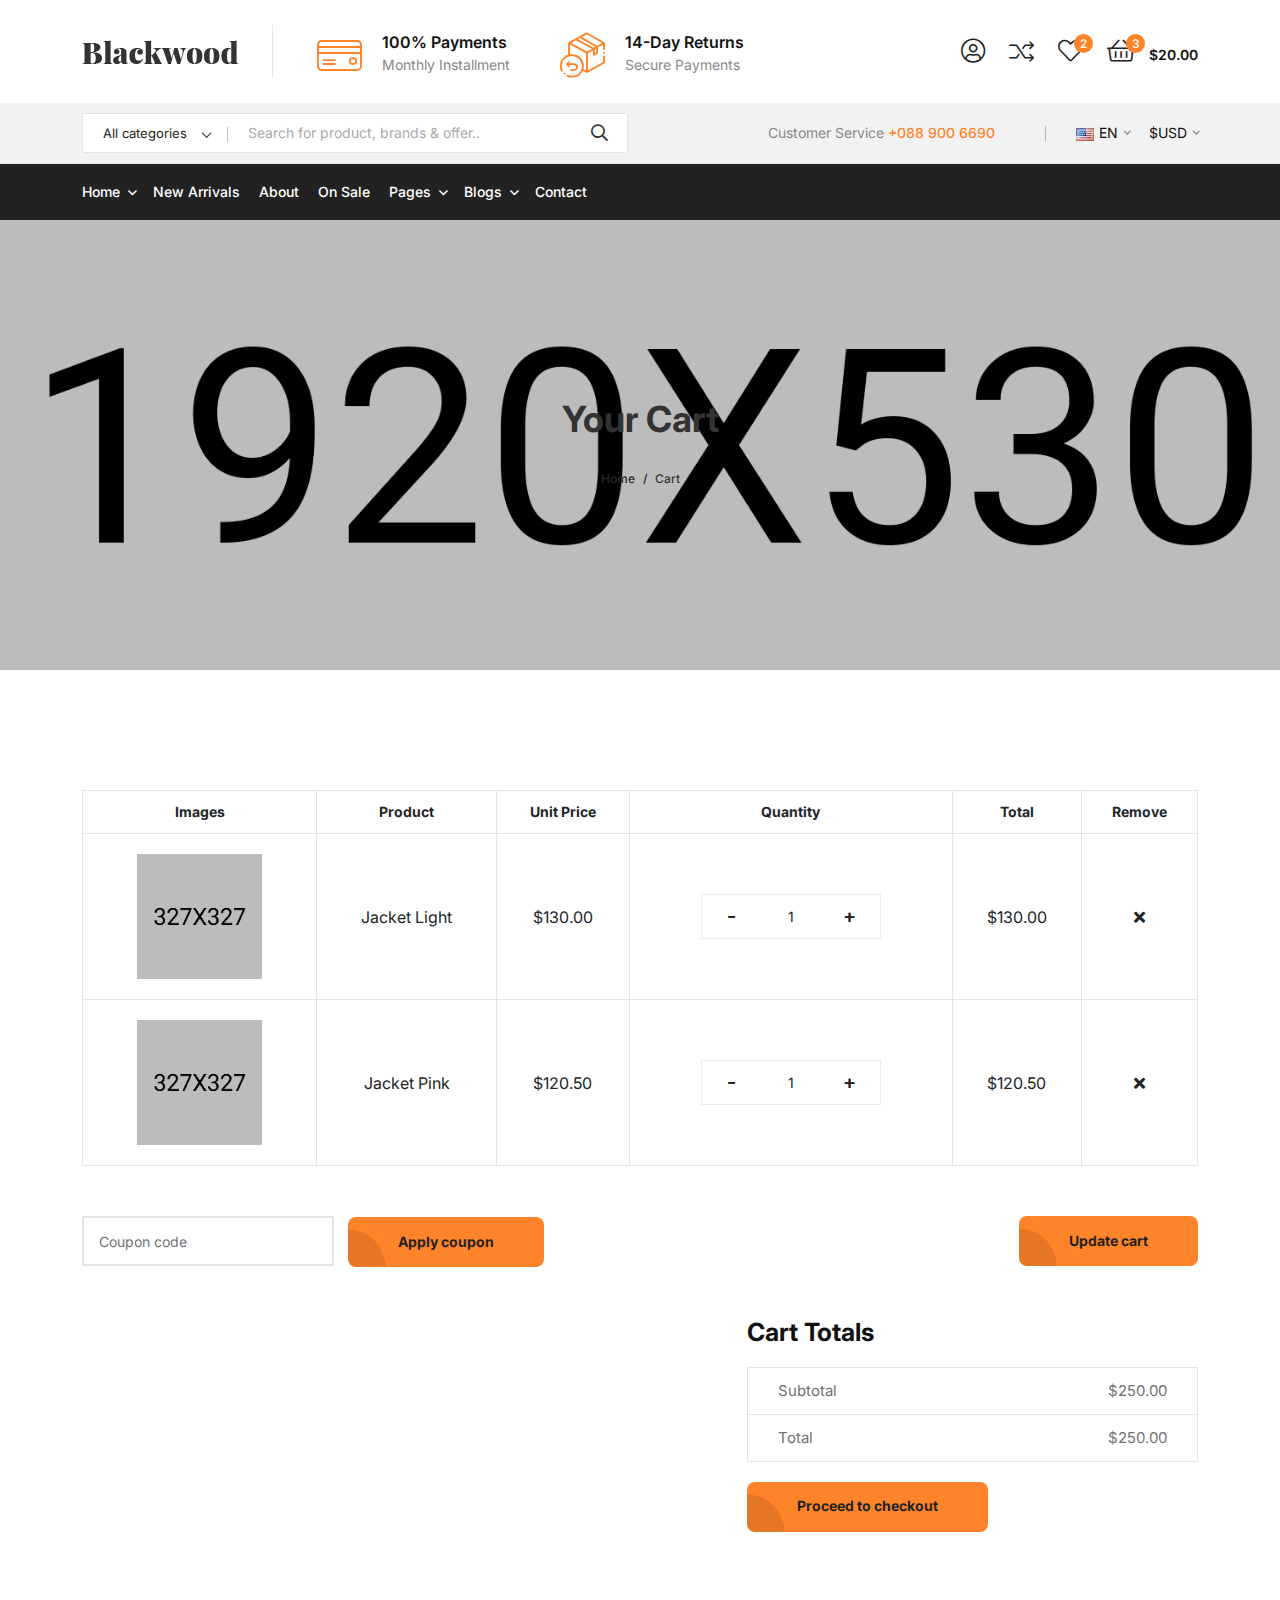
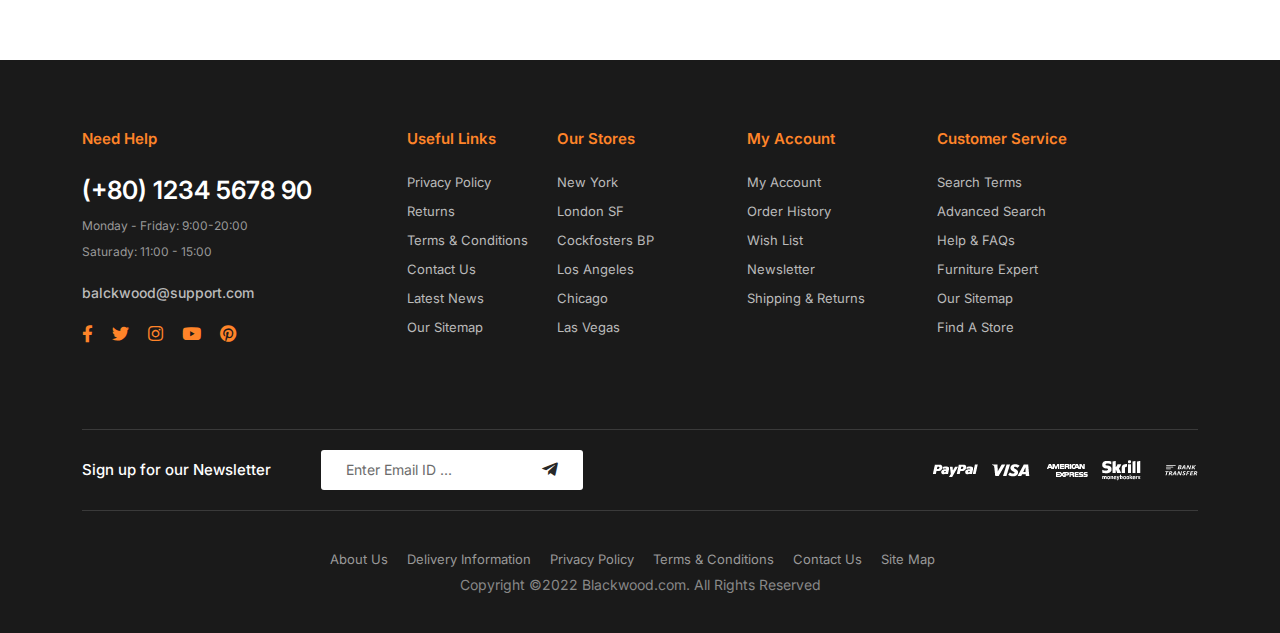
<file: blackwood/cart.html>
<!doctype html>
<html class="no-js" lang="zxx">
   <head>
      <meta charset="utf-8">
      <meta http-equiv="x-ua-compatible" content="ie=edge">
      <title>Blackwood - Clean Minimal eCommerce HTML5 Template</title>
      <meta name="description" content="">
      <meta name="viewport" content="width=device-width, initial-scale=1">
      <!-- Place favicon.ico in the root directory -->
      <link rel="shortcut icon" type="image/x-icon" href="assets/img/favicon.png">
      <!-- CSS here -->
      <link rel="stylesheet" href="assets/css/preloader.css">
      <link rel="stylesheet" href="assets/css/bootstrap.css">
      <link rel="stylesheet" href="assets/css/meanmenu.css">
      <link rel="stylesheet" href="assets/css/animate.css">
      <link rel="stylesheet" href="assets/css/owl-carousel.css">
      <link rel="stylesheet" href="assets/css/ui-range-slider.css">
      <link rel="stylesheet" href="assets/css/swiper-bundle.css">
      <link rel="stylesheet" href="assets/css/backtotop.css">
      <link rel="stylesheet" href="assets/css/magnific-popup.css">
      <link rel="stylesheet" href="assets/css/nice-select.css">
      <link rel="stylesheet" href="assets/css/font-awesome-pro.css">
      <link rel="stylesheet" href="assets/flaticon/flaticon.css">
      <link rel="stylesheet" href="assets/css/default.css">
      <link rel="stylesheet" href="assets/css/style.css">
   </head>
   <body>
      <!--[if lte IE 9]>
      <p class="browserupgrade">You are using an <strong>outdated</strong> browser. Please <a href="https://browsehappy.com/">upgrade your browser</a> to improve your experience and security.</p>
      <![endif]-->


        <!-- prealoder area start -->
        <div id="loading">
            <div id="loading-center">
                <div id="loading-center-absolute">
                    <div class="object" id="first_object"></div>
                    <div class="object" id="second_object"></div>
                    <div class="object" id="third_object"></div>
                </div>
            </div>      
        </div>
        <!-- prealoder area end --> 

        <!-- back to top start -->
        <div class="progress-wrap">
            <svg class="progress-circle svg-content" width="100%" height="100%" viewBox="-1 -1 102 102">
                <path d="M50,1 a49,49 0 0,1 0,98 a49,49 0 0,1 0,-98" />
            </svg>
        </div>
        <!-- back to top end -->
      
        <!-- header area start -->
        <header class="d-none d-lg-block">
            <div class="header__area">
                <div class="header__top d-none d-md-block pt-25 pb-25">
                    <div class="container">
                        <div class="row align-items-center">
                            <div class="col-xxl-2 col-xl-2 col-lg-2 col-md-6 d-none d-xl-block">
                                <div class="header__top-info">
                                    <div class="logo">
                                        <a href="index.html"><img src="assets/img/logo/logo.png" alt=""></a>
                                    </div>
                                </div>
                            </div>
                            <div class="col-xxl-6 col-xl-6 col-lg-8 col-md-6">
                                 <div class="header__top-features header__top-features-3">
                                    <div class="features__item features__item-2 mr-50">
                                        <div class="features__icon features__icon-2 mr-20">
                                            <i class="flaticon-credit-card"></i>
                                        </div>
                                        <div class="features__content-2">
                                            <h3 class="features__title features__title-3">100% Payments</h3>
                                            <p>Monthly Installment</p>
                                        </div>
                                    </div>
                                    <div class="features__item features__item-2 features__item-d">
                                        <div class="features__icon features__icon-2 mr-20">
                                            <i class="flaticon-exchange"></i>
                                        </div>
                                        <div class="features__content-2">
                                            <h3 class="features__title features__title-3">14-Day Returns</h3>
                                            <p>Secure Payments</p>
                                        </div>
                                    </div>
                                </div>
                            </div>
                            <div class="col-xxl-4 col-xl-4 col-lg-4 col-md-6">
                                <div class="header__action header__action-2 text-sm-end">
                                    <ul>
                                        <li>
                                            <a href="sign-in.html"><i class="fal fa-user-circle"></i></a>
                                        </li>
                                        <li>
                                            <a href="checkout.html">
                                                <i class="flaticon-random-button"></i>
                                            </a>
                                        </li>
                                        <li>
                                            <a href="wishlist.html"><i class="fal fa-heart"></i>
                                                <span class="cart-count">2</span>
                                            </a>
                                        </li>
                                        <li>
                                            <a href="cart.html" data-bs-toggle="modal" data-bs-target="#cartMiniModal">
                                                <i class="fal fa-shopping-basket"></i>
                                                <span class="cart-count">3</span>
                                            </a>
                                            <span class="cart-price">$20.00</span>
                                        </li>
                                    </ul>
                                </div>
                            </div>
                        </div>
                    </div>
                </div>
                <div class="header__middle header__border grey-bg-3 d-none d-md-block pt-10 pb-10">
                    <div class="container">
                        <div class="row align-items-center">
                            <div class="col-xxl-6 col-xl-6 col-lg-6">
                                <div class="header__search-3">
                                    <form action="#">
                                        <div class="header__search-input-2 header__search-input-3">
                                            <input type="text" placeholder="Search for product, brands & offer..">
                                            <div class="header__search-select">
                                                <select>
                                                    <option>All categories</option>
                                                    <option>Furniture</option>
                                                    <option>Electronics</option>
                                                    <option>Beauty</option>
                                                </select>
                                            </div>
                                            <button type="submit"><i class="far fa-search"></i></button>
                                        </div>
                                    </form>
                                </div>
                            </div>
                            <div class="col-xxl-6 col-xl-6 col-lg-6">
                                <div class="header__middle-right header__middle-right-d d-flex align-items-center justify-content-end">
                                    <div class="sd-contact">
                                        <span>Customer Service <a href="tel:+0889006690">+088 900 6690</a></span>
                                    </div>
                                    <div class="header__select header__select-2 d-flex align-items-center">
                                        <div class="header__lang header__select-item header__select-item-3 mr-20">
                                            <div class="country-flag">
                                                <a href="#"><img src="assets/img/icon/flag.png" alt=""></a>
                                            </div>
                                            <select>
                                                <option>EN</option>
                                                <option>BN</option>
                                                <option>IN</option>
                                                <option>CH</option>
                                                <option>AM</option>
                                            </select>
                                        </div>
                                        <div class="header__currency header__select-item header__select-item-3">
                                            <select>
                                                <option>$USD</option>
                                                <option>Euro</option>
                                                <option>Yen</option>
                                                <option>Rupee</option>
                                                <option>Sterlin</option>
                                            </select>
                                        </div>
                                    </div>
                                </div>
                            </div>
                        </div>
                    </div>
                </div>
                <div class="header__bottom  black-bg d-none d-xl-block">
                    <div class="container">
                        <div class="row align-items-center">
                            <div class="col-xxl-12 col-lg-8 col-sm-6 col-4">
                                <div class="main-menu main-menu-3">
                                    <nav id="mobile-menu">
                                        <ul>
                                            <li class="has-dropdown">
                                                <a href="index.html">Home </a>
                                                <ul class="submenu">
                                                    <li>
                                                        <a href="index.html">Home Style 1</a>
                                                    </li>
                                                    <li>
                                                        <a href="index-2.html">Home Style 2</a>
                                                    </li>
                                                    <li>
                                                        <a href="index-3.html">Home Style 3</a>
                                                    </li>
                                                </ul>
                                            </li>
                                            <li>
                                                <a href="shop.html">New Arrivals</a>
                                            </li>
                                            <li>
                                                <a href="about.html">About</a>
                                            </li>
                                            <li>
                                                <a href="shop.html">On Sale</a>
                                            </li>
                                            <li class="has-dropdown">
                                                <a href="about.html">Pages</a>
                                                <ul class="submenu">
                                                    <li>
                                                        <a href="sign-in.html">Sign In</a>
                                                    </li>
                                                    <li>
                                                        <a href="sign-up.html">Sign Up</a>
                                                    </li>
                                                    <li>
                                                        <a href="shop.html">Shop Page</a>
                                                    </li>
                                                    <li>
                                                        <a href="shop-2.html">Shop 2 Page</a>
                                                    </li>
                                                    <li>
                                                        <a href="product-details.html">product Details</a>
                                                    </li>
                                                    <li>
                                                        <a href="cart.html">Cart Page</a>
                                                    </li>
                                                    <li>
                                                        <a href="checkout.html">Checkout Page</a>
                                                    </li>
                                                    <li>
                                                        <a href="wishlist.html">Wishlist Page</a>
                                                    </li>
                                                </ul>
                                            </li>
                                            <li class="has-dropdown">
                                                <a href="blog.html">Blogs</a>
                                                <ul class="submenu">
                                                    <li>
                                                        <a href="blog.html">Blog</a>
                                                    </li>
                                                    <li>
                                                        <a href="blog-details.html">Blog Details</a>
                                                    </li>
                                                </ul>
                                            </li>
                                            <li>
                                                <a href="contact.html">Contact</a>
                                            </li>
                                        </ul>
                                    </nav>
                                </div>
                                <div class="header-bar mb-5 d-xl-none">
                                    <button type="button" class="header-bar-btn header-bar-btn-2" data-bs-toggle="modal" data-bs-target="#offCanvasModal">
                                        <span></span>
                                        <span></span>
                                        <span></span>
                                    </button>
                                </div>
                            </div>
                            <div class="col-sm-6 col-8 col-lg-4">
                                <div class="logo-d d-xl-none text-sm-end">
                                    <img src="assets/img/logo/logo-white.png" alt="">
                                </div>
                            </div>
                        </div>
                    </div>
                </div>
            </div>
        </header>
        <!-- header area end -->

        <!-- mobile-header-area start -->
        <div class="mobile-header-area pt-20 pb-20 d-xl-none">
            <div class="container">
                <div class="row align-items-center">
                    <div class="col-6">
                        <div class="mobile-logo">
                            <a href="index.html"><img src="assets/img/logo/logo.png" alt=""></a>
                        </div>
                    </div>
                    <div class="col-6">
                        <div class="header-bar d-xl-none text-end">
                            <button type="button" class="header-bar-btn" data-bs-toggle="modal" data-bs-target="#offCanvasModal">
                                <span></span>
                                <span></span>
                                <span></span>
                            </button>
                        </div>
                    </div>
                </div>
            </div>
        </div>
        <!-- mobile-header-area end -->

        <!-- cart mini area start -->
        <div class="cartmini__area">
            <div class="modal fade" id="cartMiniModal" tabindex="-1" aria-labelledby="cartMiniModal" aria-hidden="true">
                <div class="modal-dialog">
                <div class="modal-content">
                    <div class="cartmini__wrapper">
                        <div class="cartmini__top d-flex align-items-center justify-content-between">
                            <h4>Your Cart</h4>
                            <div class="cartminit__close">
                                <button type="button" data-bs-dismiss="modal" data-bs-target="#cartMiniModal" class="cartmini__close-btn"> <i class="fal fa-times"></i></button>
                            </div>
                        </div>
                        <div class="cartmini__list">
                            <ul>
                                <li class="cartmini__item p-relative d-flex align-items-start">
                                    <div class="cartmini__thumb mr-15">
                                        <a href="product-details.html">
                                            <img src="assets/img/products/product-1.jpg" alt="">
                                        </a>
                                    </div>
                                    <div class="cartmini__content">
                                        <h3 class="cartmini__title">
                                            <a href="product-details.html">Form Armchair Walnut Base</a>
                                        </h3>
                                        <span class="cartmini__price">
                                            <span class="price">1 × $70.00</span>
                                        </span>
                                    </div>
                                    <a href="#" class="cartmini__remove">
                                        <i class="fal fa-times"></i>
                                    </a>
                                </li>
                                <li class="cartmini__item p-relative d-flex align-items-start">
                                    <div class="cartmini__thumb mr-15">
                                        <a href="product-details.html">
                                            <img src="assets/img/products/product-2.jpg" alt="">
                                        </a>
                                    </div>
                                    <div class="cartmini__content">
                                        <h3 class="cartmini__title">
                                            <a href="product-details.html">Form Armchair Simon Legald</a>
                                        </h3>
                                        <span class="cartmini__price">
                                            <span class="price">1 × $95.99</span>
                                        </span>
                                    </div>
                                    <a href="#" class="cartmini__remove">
                                        <i class="fal fa-times"></i>
                                    </a>
                                </li>
                                <li class="cartmini__item p-relative d-flex align-items-start">
                                    <div class="cartmini__thumb mr-15">
                                        <a href="product-details.html">
                                            <img src="assets/img/products/product-3.jpg" alt="">
                                        </a>
                                    </div>
                                    <div class="cartmini__content">
                                        <h3 class="cartmini__title">
                                            <a href="product-details.html">Antique Chinese Armchairs</a>
                                        </h3>
                                        <span class="cartmini__price">
                                            <span class="price">1 × $120.00</span>
                                        </span>
                                    </div>
                                    <a href="#" class="cartmini__remove">
                                        <i class="fal fa-times"></i>
                                    </a>
                                </li>
                            </ul>
                        </div>
                        <div class="cartmini__total d-flex align-items-center justify-content-between">
                            <h5>Total</h5>
                            <span>$180.00</span>
                        </div>
                        <div class="cartmini__bottom">
                            <a href="cart.html" class="b-btn w-100 mb-20">view cart</a>
                            <a href="checkout.html" class="b-btn-2 w-100">checkout</a>
                        </div>
                    </div>
                </div>
                </div>
            </div>
        </div>
        <!-- cart mini area end -->
        <div class="body-overlay"></div>
        <!-- cart mini area end -->

        <!-- sidebar area start -->
        <section class="offcanvas__area">
            <div class="modal fade" id="offCanvasModal" tabindex="-1" aria-labelledby="offCanvasModal" aria-hidden="true">
                <div class="modal-dialog">
                    <div class="modal-content">
                        <div class="offcanvas__wrapper">
                            <div class="offcanvas__top d-flex align-items-center mb-60 justify-content-between">
                                <div class="logo">
                                    <a href="index.html">
                                    <img src="assets/img/logo/logo.png" alt="logo">
                                    </a>
                                </div>
                                <div class="offcanvas__close">
                                    <button class="offcanvas__close-btn" data-bs-dismiss="modal" data-bs-target="#offCanvasModal">
                                        <svg viewBox="0 0 22 22">
                                            <path d="M12.41,11l5.29-5.29c0.39-0.39,0.39-1.02,0-1.41s-1.02-0.39-1.41,0L11,9.59L5.71,4.29c-0.39-0.39-1.02-0.39-1.41,0
                                            s-0.39,1.02,0,1.41L9.59,11l-5.29,5.29c-0.39,0.39-0.39,1.02,0,1.41C4.49,17.9,4.74,18,5,18s0.51-0.1,0.71-0.29L11,12.41l5.29,5.29
                                            C16.49,17.9,16.74,18,17,18s0.51-0.1,0.71-0.29c0.39-0.39,0.39-1.02,0-1.41L12.41,11z"/>
                                        </svg>
                                    </button>
                                </div>
                            </div>
                            <div class="sidebar__search mb-25">
                                <form action="#">
                                   <input type="text" placeholder="What are you searching for?">
                                   <button type="submit"><i class="far fa-search"></i></button>
                                </form>
                             </div>
                            <div class="offcanvas__content p-relative z-index-1">
                                <div class="canvas__menu">
                                    <div class="mobile-menu fix"></div>
                                </div>
                                <div class="offcanvas__action mt-40 mb-15">
                                    <a href="contact.html">Login</a>
                                    <a href="wishlist.html" class="has-tag">
                                        <svg viewBox="0 0 22 22">
                                            <path d="M20.26,11.3c2.31-2.36,2.31-6.18-0.02-8.53C19.11,1.63,17.6,1,16,1c0,0,0,0,0,0c-1.57,0-3.05,0.61-4.18,1.71c0,0,0,0,0,0
                                            L11,3.41l-0.81-0.69c0,0,0,0,0,0C9.06,1.61,7.58,1,6,1C4.4,1,2.89,1.63,1.75,2.77c-2.33,2.35-2.33,6.17-0.02,8.53
                                            c0,0,0,0.01,0.01,0.01l0.01,0.01c0,0,0,0,0,0c0,0,0,0,0,0L11,20.94l9.25-9.62c0,0,0,0,0,0c0,0,0,0,0,0L20.26,11.3
                                            C20.26,11.31,20.26,11.3,20.26,11.3z M3.19,9.92C3.18,9.92,3.18,9.92,3.19,9.92C3.18,9.92,3.18,9.91,3.18,9.91
                                            c-1.57-1.58-1.57-4.15,0-5.73C3.93,3.42,4.93,3,6,3c1.07,0,2.07,0.42,2.83,1.18C8.84,4.19,8.85,4.2,8.86,4.21
                                            c0.01,0.01,0.01,0.02,0.03,0.03l1.46,1.25c0.07,0.06,0.14,0.09,0.22,0.13c0.01,0,0.01,0.01,0.02,0.01c0.13,0.06,0.27,0.1,0.41,0.1
                                            c0.08,0,0.16-0.03,0.25-0.05c0.03-0.01,0.07-0.01,0.1-0.02c0.07-0.03,0.13-0.07,0.2-0.11c0.03-0.02,0.07-0.03,0.1-0.06l1.46-1.24
                                            c0.01-0.01,0.02-0.02,0.03-0.03c0.01-0.01,0.03-0.01,0.04-0.02C13.93,3.42,14.93,3,16,3c0,0,0,0,0,0c1.07,0,2.07,0.42,2.83,1.18
                                            c1.56,1.58,1.56,4.15,0,5.73c0,0,0,0.01-0.01,0.01c0,0,0,0,0,0L11,18.06L3.19,9.92z"/>
                                        </svg>
                                        <span class="tag">2</span>
                                    </a>
                                    <a href="cart.html" class="has-tag">
                                        <i class="far fa-shopping-bag"></i>
                                        <span class="tag">3</span>
                                    </a>
                                    <div class="header__select header__select-d d-flex align-items-center mt-10">
                                        <div class="header__lang header__select-item mr-15">
                                            <select>
                                                <option>EN</option>
                                                <option>BN</option>
                                                <option>IN</option>
                                                <option>CH</option>
                                                <option>AM</option>
                                            </select><div class="nice-select" tabindex="0"><span class="current">EN</span><ul class="list list-2"><li data-value="EN" class="option selected focus">EN</li><li data-value="BN" class="option">BN</li><li data-value="IN" class="option">IN</li><li data-value="CH" class="option">CH</li><li data-value="AM" class="option">AM</li></ul></div>
                                        </div>
                                        <div class="header__currency header__select-item">
                                            <select>
                                                <option>USD</option>
                                                <option>Euro</option>
                                                <option>Yen</option>
                                                <option>Rupee</option>
                                                <option>Sterlin</option>
                                            </select><div class="nice-select" tabindex="0"><span class="current">USD</span><ul class="list list-2"><li data-value="USD" class="option selected focus">USD</li><li data-value="Euro" class="option">Euro</li><li data-value="Yen" class="option">Yen</li><li data-value="Rupee" class="option">Rupee</li><li data-value="Sterlin" class="option">Sterlin</li></ul></div>
                                        </div>
                                    </div>
                                </div>
                                <div class="offcanvas__social mt-15">
                                    <ul>
                                        <li>
                                            <a href="#"><i class="fab fa-facebook-f"></i></a>
                                        </li>
                                        <li>
                                            <a href="#"><i class="fab fa-twitter"></i></a>
                                        </li>
                                        <li>
                                            <a href="#"><i class="fab fa-instagram"></i></a>
                                        </li>
                                        <li>
                                            <a href="#"><i class="fab fa-google-plus-g"></i></a>
                                        </li>
                                        <li>
                                            <a href="#"><i class="fab fa-linkedin-in"></i></a>
                                        </li>
                                    </ul>
                                </div>
                            </div>
                        </div>
                    </div>
                </div>
            </div>
            
        </section>
        <!-- sidebar area end -->

        <main>
            <!-- page__title-start -->
            <section class="page__title p-relative d-flex align-items-center" data-background="assets/img/bg/page-title-1.jpg">
                <div class="container">
                    <div class="row">
                        <div class="col-xl-12">
                            <div class="page__title-inner text-center">
                                <h1>Your Cart</h1>
                                <div class="page__title-breadcrumb">                                 
                                    <nav aria-label="breadcrumb">
                                    <ol class="breadcrumb justify-content-center">
                                        <li class="breadcrumb-item"><a href="index.html">Home</a></li>
                                        <li class="breadcrumb-item active" aria-current="page">Cart</li>
                                    </ol>
                                    </nav>
                                </div>
                            </div>
                        </div>
                    </div>
                </div>
            </section>
            <!-- page__title-end -->

            <!-- cart-area start -->
            <section class="cart-area pt-120 pb-120">
                <div class="container">
                   <div class="row">
                      <div class="col-12">
                            <form action="#">
                               <div class="table-content table-responsive">
                                  <table class="table">
                                        <thead>
                                           <tr>
                                              <th class="product-thumbnail">Images</th>
                                              <th class="cart-product-name">Product</th>
                                              <th class="product-price">Unit Price</th>
                                              <th class="product-quantity">Quantity</th>
                                              <th class="product-subtotal">Total</th>
                                              <th class="product-remove">Remove</th>
                                           </tr>
                                        </thead>
                                        <tbody>
                                           <tr>
                                              <td class="product-thumbnail"><a href="product-details.html"><img src="assets/img/cart/cart-1.jpg" alt=""></a></td>
                                              <td class="product-name"><a href="product-details.html">Jacket light</a></td>
                                              <td class="product-price"><span class="amount">$130.00</span></td>
                                              <td class="product-quantity">
                                                    <div class="cart-plus-minus"><input type="text" value="1"><div class="dec qtybutton">-</div><div class="inc qtybutton">+</div><div class="dec qtybutton">-</div><div class="inc qtybutton">+</div></div>
                                              </td>
                                              <td class="product-subtotal"><span class="amount">$130.00</span></td>
                                              <td class="product-remove"><a href="#"><i class="fa fa-times"></i></a></td>
                                           </tr>
                                           <tr>
                                              <td class="product-thumbnail"><a href="product-details.html"><img src="assets/img/cart/cart-2.jpg" alt=""></a></td>
                                              <td class="product-name"><a href="product-details.html">Jacket Pink</a></td>
                                              <td class="product-price"><span class="amount">$120.50</span></td>
                                              <td class="product-quantity">
                                                    <div class="cart-plus-minus"><input type="text" value="1"><div class="dec qtybutton">-</div><div class="inc qtybutton">+</div><div class="dec qtybutton">-</div><div class="inc qtybutton">+</div></div>
                                              </td>
                                              <td class="product-subtotal"><span class="amount">$120.50</span></td>
                                              <td class="product-remove"><a href="#"><i class="fa fa-times"></i></a></td>
                                           </tr>
                                        </tbody>
                                  </table>
                               </div>
                               <div class="row">
                                  <div class="col-12">
                                        <div class="coupon-all">
                                           <div class="coupon">
                                              <input id="coupon_code" class="input-text" name="coupon_code" value="" placeholder="Coupon code" type="text">
                                              <button class="btn-tp-2" name="apply_coupon" type="submit">Apply coupon</button>
                                           </div>
                                           <div class="coupon2">
                                              <button class="btn-tp-2" name="update_cart" type="submit">Update cart</button>
                                           </div>
                                        </div>
                                  </div>
                               </div>
                               <div class="row justify-content-end">
                                  <div class="col-md-5">
                                        <div class="cart-page-total">
                                           <h2>Cart totals</h2>
                                           <ul class="mb-20">
                                              <li>Subtotal <span>$250.00</span></li>
                                              <li>Total <span>$250.00</span></li>
                                           </ul>
                                           <a class="btn-tp-2" href="checkout.html">Proceed to checkout</a>
                                        </div>
                                  </div>
                               </div>
                            </form>
                      </div>
                   </div>
                </div>
            </section>
            <!-- cart-area end -->

        </main>

        <!-- footer area start -->
        <footer>
            <div class="footer__area footer-bg">
                <div class="footer__top footer__top-space pb-50">
                    <div class="container">
                        <div class="row">
                            <div class="col-xxl-3 col-xl-3 col-lg-4 col-md-4 col-sm-6">
                                <div class="footer__widget pb-30">
                                    <h3 class="footer__widget-title footer__widget-title-3">Need help</h3>
                                    <div class="footer__widget-content">
                                        <div class="footer__contact">
                                            <h3 class="footer__contact-phone"><a href="tel:1234-5678-90">(+80) 1234 5678 90</a></h3>
                                            <div class="footer__opening mb-15">
                                                <p>Monday - Friday: 9:00-20:00</p>
                                                <p>Saturady: 11:00 - 15:00</p>
                                            </div>
                                            <div class="footer__contact-email footer__contact-email-2">
                                                <p><a href="mailto:balckwood@support.com">balckwood@support.com</a></p>
                                            </div>
                                            <div class="footer__social footer__social-3">
                                                <ul>
                                                    <li>
                                                        <a href="#">
                                                            <i class="fab fa-facebook-f"></i>
                                                        </a>
                                                    </li>
                                                    <li>
                                                        <a href="#">
                                                            <i class="fab fa-twitter"></i>
                                                        </a>
                                                    </li>
                                                    <li>
                                                        <a href="#">
                                                            <i class="fab fa-instagram"></i>
                                                        </a>
                                                    </li>
                                                    <li>
                                                        <a href="#">
                                                            <i class="fab fa-youtube"></i>
                                                        </a>
                                                    </li>
                                                    <li>
                                                        <a href="#">
                                                            <i class="fab fa-pinterest"></i>
                                                        </a>
                                                    </li>
                                                </ul>
                                            </div>
                                        </div>
                                    </div>
                                </div>
                            </div>
                            <div class="col-xxl-2 col-xl-2 col-lg-4 col-md-4 col-sm-6 col-6">
                                <div class="footer__widget footer-col-3 pb-30">
                                    <h3 class="footer__widget-title footer__widget-title-3">Useful Links</h3>
                                    <div class="footer__widget-content">
                                        <div class="footer__links footer__links-2">
                                            <ul>
                                                <li>
                                                    <a href="contact.html">Privacy Policy</a>
                                                </li>
                                                <li>
                                                    <a href="contact.html">Returns</a>
                                                </li>
                                                <li>
                                                    <a href="contact.html">Terms & Conditions</a>
                                                </li>
                                                <li>
                                                    <a href="contact.html">Contact Us</a>
                                                </li>
                                                <li>
                                                    <a href="blog-details.html">Latest News</a>
                                                </li>
                                                <li>
                                                    <a href="contact.html">Our Sitemap</a>
                                                </li>
                                            </ul>
                                        </div>
                                    </div>
                                </div>
                            </div>
                            <div class="col-xxl-2 col-xl-2 col-lg-4 col-md-4 col-sm-6 col-6">
                                <div class="footer__widget footer-col-4 pb-30">
                                    <h3 class="footer__widget-title footer__widget-title-3">Our Stores</h3>
                                    <div class="footer__widget-content">
                                        <div class="footer__links footer__links-2">
                                            <ul>
                                                <li>
                                                    <a href="about.html">New York</a>
                                                </li>
                                                <li>
                                                    <a href="about.html">London SF</a>
                                                </li>
                                                <li>
                                                    <a href="about.html">Cockfosters BP</a>
                                                </li>
                                                <li>
                                                    <a href="#">Los Angeles</a>
                                                </li>
                                                <li>
                                                    <a href="about.html">Chicago</a>
                                                </li>
                                                <li>
                                                    <a href="about.html">Las Vegas</a>
                                                </li>
                                            </ul>
                                        </div>
                                    </div>
                                </div>
                            </div>
                            <div class="col-xxl-2 col-xl-2 col-lg-4 col-md-4 col-sm-6 col-6">
                                <div class="footer__widget footer-col-5 pb-30">
                                    <h3 class="footer__widget-title footer__widget-title-3">My Account</h3>
                                    <div class="footer__widget-content">
                                        <div class="footer__links footer__links-2">
                                            <ul>
                                                <li>
                                                    <a href="contact.html">My Account</a>
                                                </li>
                                                <li>
                                                    <a href="contact.html">Order History</a>
                                                </li>
                                                <li>
                                                    <a href="wishlist.html">Wish List</a>
                                                </li>
                                                <li>
                                                    <a href="contact.htmcontact.html">Newsletter</a>
                                                </li>
                                                <li><a href="contact.html">Shipping & Returns</a></li>
                                            </ul>
                                        </div>
                                    </div>
                                </div>
                            </div>
                            <div class="col-xxl-3 col-xl-2 col-lg-4 col-md-4 col-sm-6 col-6">
                                <div class="footer__widget footer-col-5 pb-30">
                                    <h3 class="footer__widget-title footer__widget-title-3">Customer Service</h3>
                                    <div class="footer__widget-content">
                                        <div class="footer__links footer__links-2">
                                            <ul>
                                                <li>
                                                    <a href="contact.html">Search Terms</a>
                                                </li>
                                                <li>
                                                    <a href="contact.html">Advanced Search</a>
                                                </li>
                                                <li>
                                                    <a href="contact.html">Help & FAQs</a>
                                                </li>
                                                <li>
                                                    <a href="contact.html">Furniture Expert</a>
                                                </li>
                                                <li>
                                                    <a href="contact.html">Our Sitemap</a>
                                                </li>
                                                <li>
                                                    <a href="contact.html">Find A Store</a>
                                                </li>
                                            </ul>
                                        </div>
                                    </div>
                                </div>
                            </div>
                        </div>
                    </div>
                </div>
                <div class="footer__offer">
                    <div class="container">
                        <div class="footer__offer-inner footer__offer-inner-2">
                            <div class="row align-items-center">
                                <div class="col-xxl-6 col-lg-6 col-md-6">
                                    <div class="footer__subscribe footer__subscribe-3">
                                        <p>Sign up for our Newsletter</p>
                                        <form action="#">
                                            <div class="footer__subscribe-input">
                                                <input type="email" placeholder="Enter Email ID ...">
                                                <button type="submit"><i class="fab fa-telegram-plane"></i></button>
                                            </div>
                                        </form>
                                    </div>
                                </div>
                                <div class="col-xxl-6 col-lg-6 col-md-6">
                                    <div class="payment-image-2 text-md-end">
                                        <a href="#"><img src="assets/img/payment/payment-2.png" alt=""></a>
                                    </div>
                                </div>
                            </div>
                        </div>
                    </div>
                </div>
                <div class="footer__bottom">
                    <div class="container">
                        <div class="row">
                            <div class="col-xxl-12">
                                <div class="footer__bottom-wrapper text-center">
                                    <div class="footer__bottom-links">
                                        <ul>
                                            <li>
                                                <a href="about.html">About Us</a>
                                            </li>
                                            <li>
                                                <a href="contact.html">Delivery Information</a>
                                            </li>
                                            <li>
                                                <a href="contact.html">Privacy Policy</a>
                                            </li>
                                            <li>
                                                <a href="contact.html">Terms & Conditions</a>
                                            </li>
                                            <li>
                                                <a href="contact.html">Contact Us</a>
                                            </li>
                                            <li>
                                                <a href="contact.html">Site Map</a>
                                            </li>
                                        </ul>
                                    </div>
                                    <div class="footer__copyright">
                                        <p>Copyright ©2022 <a href="index.html">Blackwood.com.</a> All Rights Reserved</p>
                                    </div>
                                </div>
                            </div>
                        </div>
                    </div>
                </div>
            </div>
        </footer>
        <!-- footer area end -->


      <!-- JS here -->
      <script src="assets/js/vendor/jquery.js"></script>
      <script src="assets/js/vendor/waypoints.js"></script>
      <script src="assets/js/bootstrap-bundle.js"></script>
      <script src="assets/js/meanmenu.js"></script>
      <script src="assets/js/swiper-bundle.js"></script>
      <script src="assets/js/owl-carousel.js"></script>
      <script src="assets/js/jquery-ui-slider-range.js"></script>
      <script src="assets/js/magnific-popup.js"></script>
      <script src="assets/js/parallax.js"></script>
      <script src="assets/js/backtotop.js"></script>
      <script src="assets/js/nice-select.js"></script>
      <script src="assets/js/counterup.js"></script>
      <script src="assets/js/countdown.js"></script>
      <script src="assets/js/wow.js"></script>
      <script src="assets/js/isotope-pkgd.js"></script>
      <script src="assets/js/imagesloaded-pkgd.js"></script>
      <script src="assets/js/ajax-form.js"></script>
      <script src="assets/js/main.js"></script>
   </body>
</html>
</file>
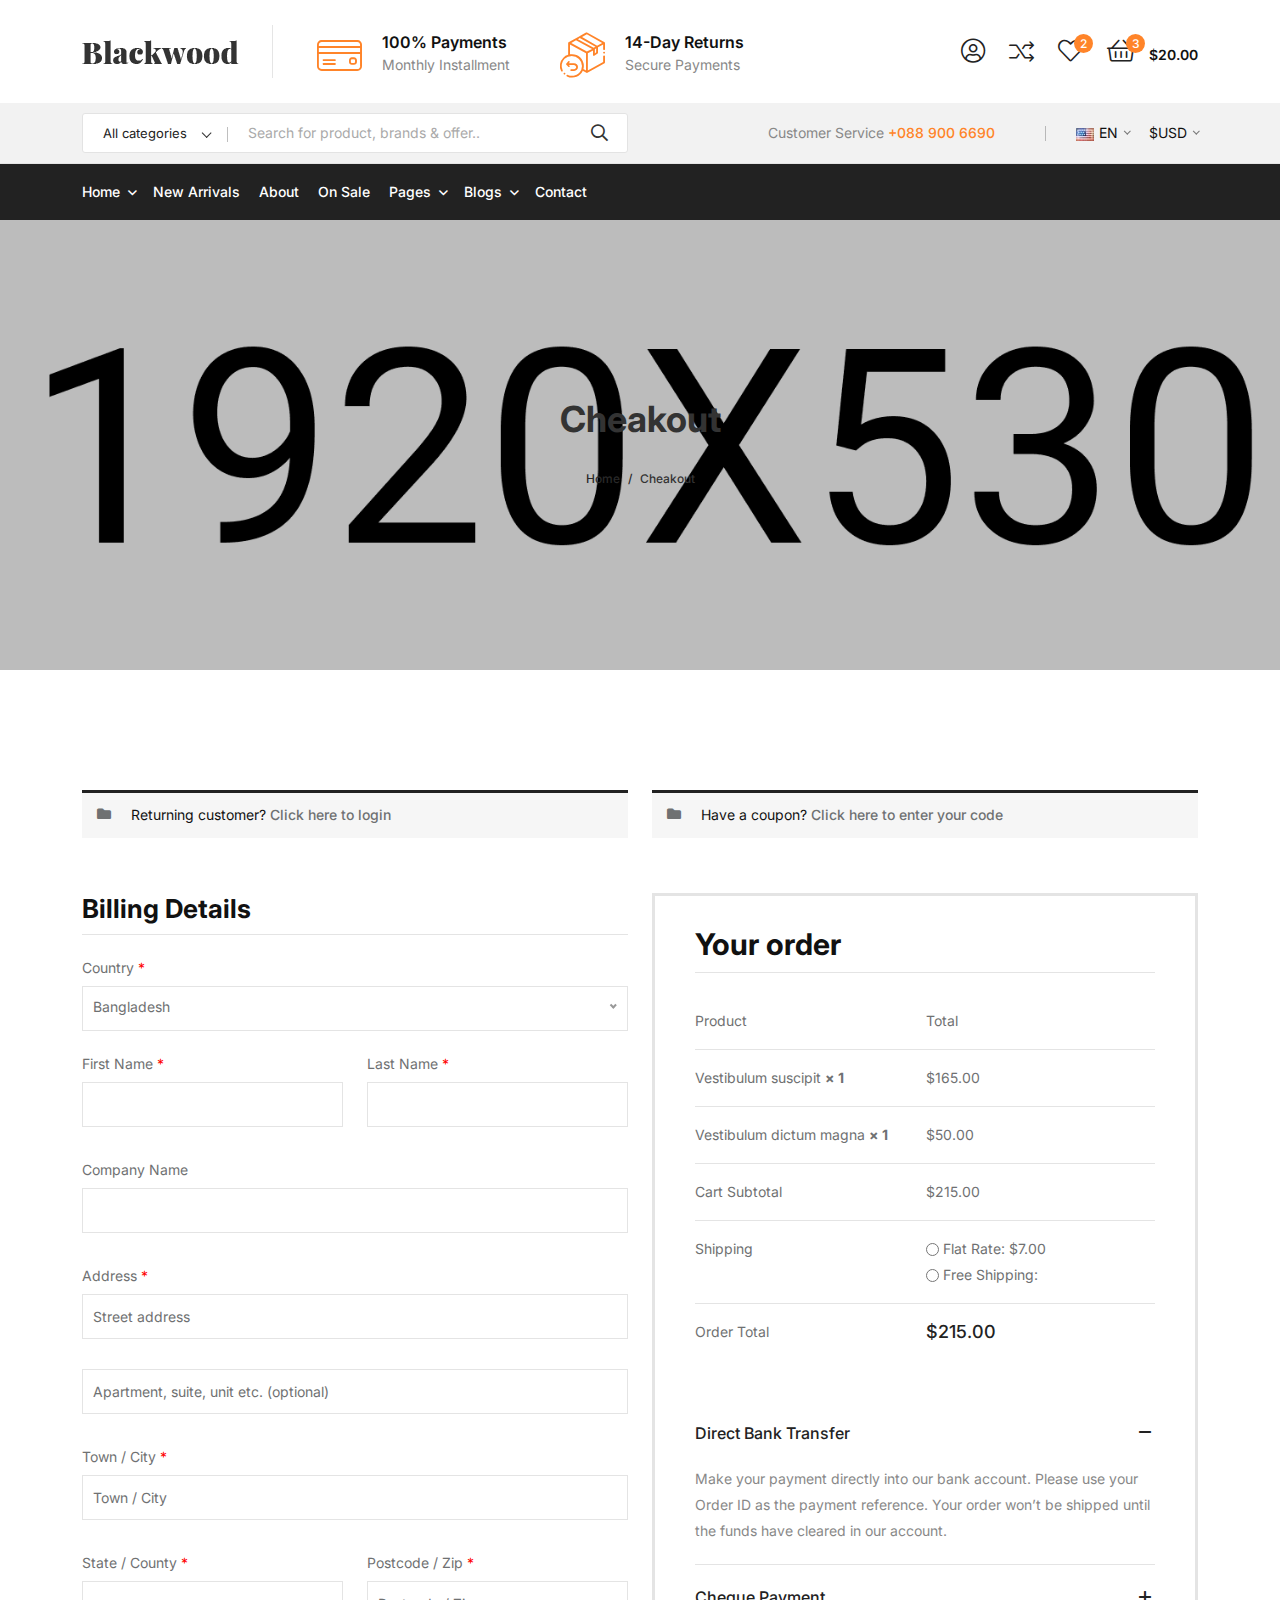
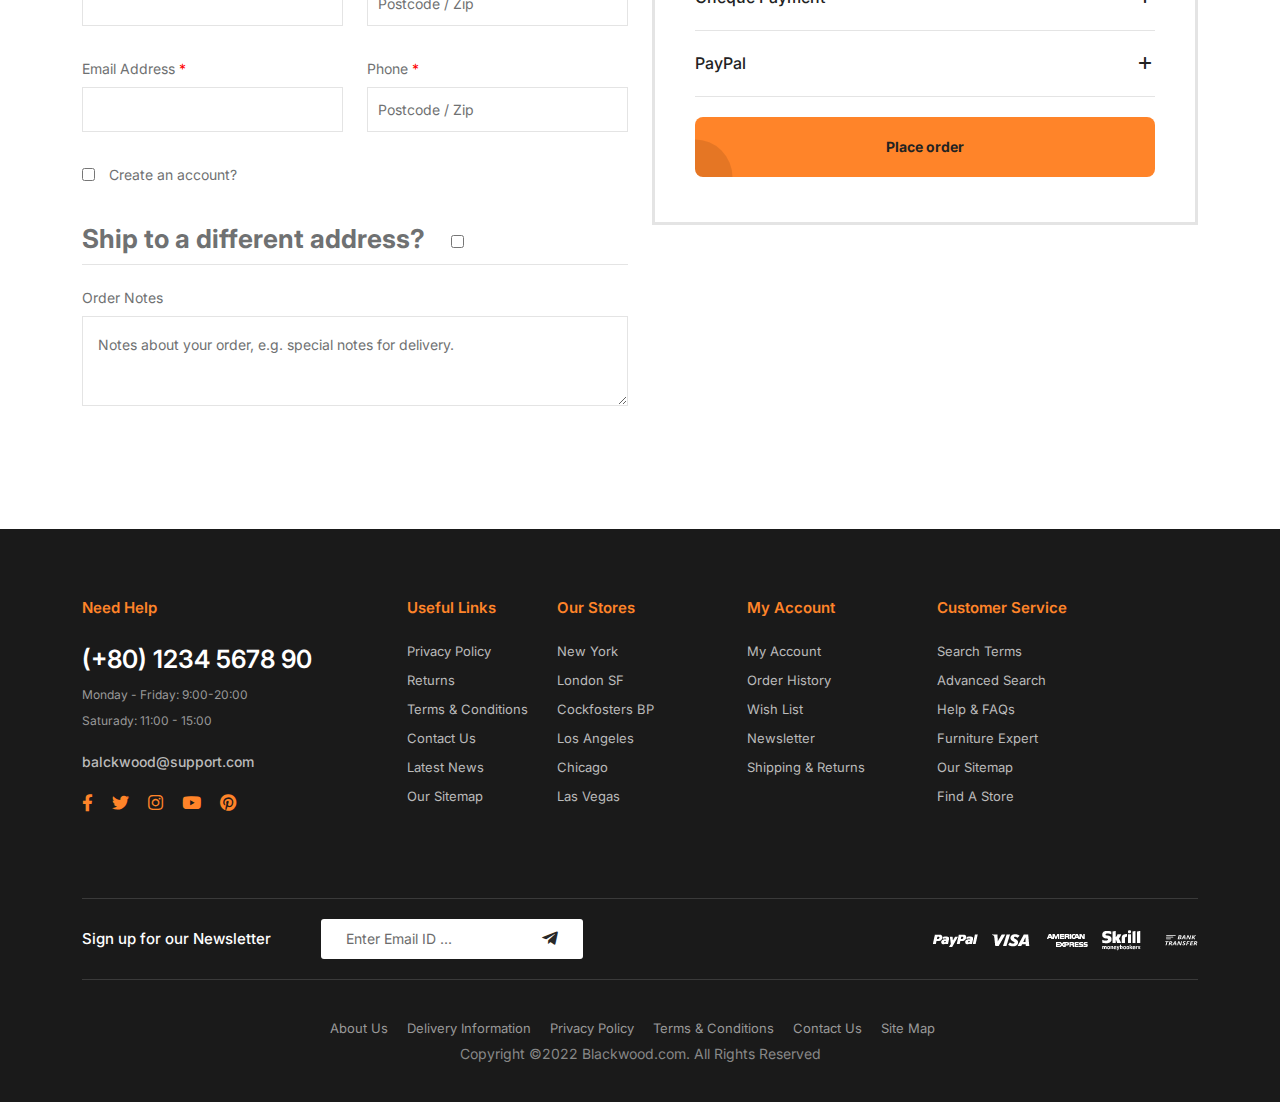
<file: blackwood/checkout.html>
<!doctype html>
<html class="no-js" lang="zxx">
   <head>
      <meta charset="utf-8">
      <meta http-equiv="x-ua-compatible" content="ie=edge">
      <title>Blackwood - Clean Minimal eCommerce HTML5 Template</title>
      <meta name="description" content="">
      <meta name="viewport" content="width=device-width, initial-scale=1">
      <!-- Place favicon.ico in the root directory -->
      <link rel="shortcut icon" type="image/x-icon" href="assets/img/favicon.png">
      <!-- CSS here -->
      <link rel="stylesheet" href="assets/css/preloader.css">
      <link rel="stylesheet" href="assets/css/bootstrap.css">
      <link rel="stylesheet" href="assets/css/meanmenu.css">
      <link rel="stylesheet" href="assets/css/animate.css">
      <link rel="stylesheet" href="assets/css/owl-carousel.css">
      <link rel="stylesheet" href="assets/css/ui-range-slider.css">
      <link rel="stylesheet" href="assets/css/swiper-bundle.css">
      <link rel="stylesheet" href="assets/css/backtotop.css">
      <link rel="stylesheet" href="assets/css/magnific-popup.css">
      <link rel="stylesheet" href="assets/css/nice-select.css">
      <link rel="stylesheet" href="assets/css/font-awesome-pro.css">
      <link rel="stylesheet" href="assets/flaticon/flaticon.css">
      <link rel="stylesheet" href="assets/css/default.css">
      <link rel="stylesheet" href="assets/css/style.css">
   </head>
   <body>
      <!--[if lte IE 9]>
      <p class="browserupgrade">You are using an <strong>outdated</strong> browser. Please <a href="https://browsehappy.com/">upgrade your browser</a> to improve your experience and security.</p>
      <![endif]-->


        <!-- prealoder area start -->
        <div id="loading">
            <div id="loading-center">
                <div id="loading-center-absolute">
                    <div class="object" id="first_object"></div>
                    <div class="object" id="second_object"></div>
                    <div class="object" id="third_object"></div>
                </div>
            </div>      
        </div>
        <!-- prealoder area end --> 

        <!-- back to top start -->
        <div class="progress-wrap">
            <svg class="progress-circle svg-content" width="100%" height="100%" viewBox="-1 -1 102 102">
                <path d="M50,1 a49,49 0 0,1 0,98 a49,49 0 0,1 0,-98" />
            </svg>
        </div>
        <!-- back to top end -->
      
        <!-- header area start -->
        <header class="d-none d-lg-block">
            <div class="header__area">
                <div class="header__top d-none d-md-block pt-25 pb-25">
                    <div class="container">
                        <div class="row align-items-center">
                            <div class="col-xxl-2 col-xl-2 col-lg-2 col-md-6 d-none d-xl-block">
                                <div class="header__top-info">
                                    <div class="logo">
                                        <a href="index.html"><img src="assets/img/logo/logo.png" alt=""></a>
                                    </div>
                                </div>
                            </div>
                            <div class="col-xxl-6 col-xl-6 col-lg-8 col-md-6">
                                 <div class="header__top-features header__top-features-3">
                                    <div class="features__item features__item-2 mr-50">
                                        <div class="features__icon features__icon-2 mr-20">
                                            <i class="flaticon-credit-card"></i>
                                        </div>
                                        <div class="features__content-2">
                                            <h3 class="features__title features__title-3">100% Payments</h3>
                                            <p>Monthly Installment</p>
                                        </div>
                                    </div>
                                    <div class="features__item features__item-2 features__item-d">
                                        <div class="features__icon features__icon-2 mr-20">
                                            <i class="flaticon-exchange"></i>
                                        </div>
                                        <div class="features__content-2">
                                            <h3 class="features__title features__title-3">14-Day Returns</h3>
                                            <p>Secure Payments</p>
                                        </div>
                                    </div>
                                </div>
                            </div>
                            <div class="col-xxl-4 col-xl-4 col-lg-4 col-md-6">
                                <div class="header__action header__action-2 text-sm-end">
                                    <ul>
                                        <li>
                                            <a href="sign-in.html"><i class="fal fa-user-circle"></i></a>
                                        </li>
                                        <li>
                                            <a href="checkout.html">
                                                <i class="flaticon-random-button"></i>
                                            </a>
                                        </li>
                                        <li>
                                            <a href="wishlist.html"><i class="fal fa-heart"></i>
                                                <span class="cart-count">2</span>
                                            </a>
                                        </li>
                                        <li>
                                            <a href="cart.html" data-bs-toggle="modal" data-bs-target="#cartMiniModal">
                                                <i class="fal fa-shopping-basket"></i>
                                                <span class="cart-count">3</span>
                                            </a>
                                            <span class="cart-price">$20.00</span>
                                        </li>
                                    </ul>
                                </div>
                            </div>
                        </div>
                    </div>
                </div>
                <div class="header__middle header__border grey-bg-3 d-none d-md-block pt-10 pb-10">
                    <div class="container">
                        <div class="row align-items-center">
                            <div class="col-xxl-6 col-xl-6 col-lg-6">
                                <div class="header__search-3">
                                    <form action="#">
                                        <div class="header__search-input-2 header__search-input-3">
                                            <input type="text" placeholder="Search for product, brands & offer..">
                                            <div class="header__search-select">
                                                <select>
                                                    <option>All categories</option>
                                                    <option>Furniture</option>
                                                    <option>Electronics</option>
                                                    <option>Beauty</option>
                                                </select>
                                            </div>
                                            <button type="submit"><i class="far fa-search"></i></button>
                                        </div>
                                    </form>
                                </div>
                            </div>
                            <div class="col-xxl-6 col-xl-6 col-lg-6">
                                <div class="header__middle-right header__middle-right-d d-flex align-items-center justify-content-end">
                                    <div class="sd-contact">
                                        <span>Customer Service <a href="tel:+0889006690">+088 900 6690</a></span>
                                    </div>
                                    <div class="header__select header__select-2 d-flex align-items-center">
                                        <div class="header__lang header__select-item header__select-item-3 mr-20">
                                            <div class="country-flag">
                                                <a href="#"><img src="assets/img/icon/flag.png" alt=""></a>
                                            </div>
                                            <select>
                                                <option>EN</option>
                                                <option>BN</option>
                                                <option>IN</option>
                                                <option>CH</option>
                                                <option>AM</option>
                                            </select>
                                        </div>
                                        <div class="header__currency header__select-item header__select-item-3">
                                            <select>
                                                <option>$USD</option>
                                                <option>Euro</option>
                                                <option>Yen</option>
                                                <option>Rupee</option>
                                                <option>Sterlin</option>
                                            </select>
                                        </div>
                                    </div>
                                </div>
                            </div>
                        </div>
                    </div>
                </div>
                <div class="header__bottom  black-bg d-none d-xl-block">
                    <div class="container">
                        <div class="row align-items-center">
                            <div class="col-xxl-12 col-lg-8 col-sm-6 col-4">
                                <div class="main-menu main-menu-3">
                                    <nav id="mobile-menu">
                                        <ul>
                                            <li class="has-dropdown">
                                                <a href="index.html">Home </a>
                                                <ul class="submenu">
                                                    <li>
                                                        <a href="index.html">Home Style 1</a>
                                                    </li>
                                                    <li>
                                                        <a href="index-2.html">Home Style 2</a>
                                                    </li>
                                                    <li>
                                                        <a href="index-3.html">Home Style 3</a>
                                                    </li>
                                                </ul>
                                            </li>
                                            <li>
                                                <a href="shop.html">New Arrivals</a>
                                            </li>
                                            <li>
                                                <a href="about.html">About</a>
                                            </li>
                                            <li>
                                                <a href="shop.html">On Sale</a>
                                            </li>
                                            <li class="has-dropdown">
                                                <a href="about.html">Pages</a>
                                                <ul class="submenu">
                                                    <li>
                                                        <a href="sign-in.html">Sign In</a>
                                                    </li>
                                                    <li>
                                                        <a href="sign-up.html">Sign Up</a>
                                                    </li>
                                                    <li>
                                                        <a href="shop.html">Shop Page</a>
                                                    </li>
                                                    <li>
                                                        <a href="shop-2.html">Shop 2 Page</a>
                                                    </li>
                                                    <li>
                                                        <a href="product-details.html">product Details</a>
                                                    </li>
                                                    <li>
                                                        <a href="cart.html">Cart Page</a>
                                                    </li>
                                                    <li>
                                                        <a href="checkout.html">Checkout Page</a>
                                                    </li>
                                                    <li>
                                                        <a href="wishlist.html">Wishlist Page</a>
                                                    </li>
                                                </ul>
                                            </li>
                                            <li class="has-dropdown">
                                                <a href="blog.html">Blogs</a>
                                                <ul class="submenu">
                                                    <li>
                                                        <a href="blog.html">Blog</a>
                                                    </li>
                                                    <li>
                                                        <a href="blog-details.html">Blog Details</a>
                                                    </li>
                                                </ul>
                                            </li>
                                            <li>
                                                <a href="contact.html">Contact</a>
                                            </li>
                                        </ul>
                                    </nav>
                                </div>
                                <div class="header-bar mb-5 d-xl-none">
                                    <button type="button" class="header-bar-btn header-bar-btn-2" data-bs-toggle="modal" data-bs-target="#offCanvasModal">
                                        <span></span>
                                        <span></span>
                                        <span></span>
                                    </button>
                                </div>
                            </div>
                            <div class="col-sm-6 col-8 col-lg-4">
                                <div class="logo-d d-xl-none text-sm-end">
                                    <img src="assets/img/logo/logo-white.png" alt="">
                                </div>
                            </div>
                        </div>
                    </div>
                </div>
            </div>
        </header>
        <!-- header area end -->

        <!-- mobile-header-area start -->
        <div class="mobile-header-area pt-20 pb-20 d-xl-none">
            <div class="container">
                <div class="row align-items-center">
                    <div class="col-6">
                        <div class="mobile-logo">
                            <a href="index.html"><img src="assets/img/logo/logo.png" alt=""></a>
                        </div>
                    </div>
                    <div class="col-6">
                        <div class="header-bar d-xl-none text-end">
                            <button type="button" class="header-bar-btn" data-bs-toggle="modal" data-bs-target="#offCanvasModal">
                                <span></span>
                                <span></span>
                                <span></span>
                            </button>
                        </div>
                    </div>
                </div>
            </div>
        </div>
        <!-- mobile-header-area end -->

        <!-- cart mini area start -->
        <div class="cartmini__area">
            <div class="modal fade" id="cartMiniModal" tabindex="-1" aria-labelledby="cartMiniModal" aria-hidden="true">
                <div class="modal-dialog">
                <div class="modal-content">
                    <div class="cartmini__wrapper">
                        <div class="cartmini__top d-flex align-items-center justify-content-between">
                            <h4>Your Cart</h4>
                            <div class="cartminit__close">
                                <button type="button" data-bs-dismiss="modal" data-bs-target="#cartMiniModal" class="cartmini__close-btn"> <i class="fal fa-times"></i></button>
                            </div>
                        </div>
                        <div class="cartmini__list">
                            <ul>
                                <li class="cartmini__item p-relative d-flex align-items-start">
                                    <div class="cartmini__thumb mr-15">
                                        <a href="product-details.html">
                                            <img src="assets/img/products/product-1.jpg" alt="">
                                        </a>
                                    </div>
                                    <div class="cartmini__content">
                                        <h3 class="cartmini__title">
                                            <a href="product-details.html">Form Armchair Walnut Base</a>
                                        </h3>
                                        <span class="cartmini__price">
                                            <span class="price">1 × $70.00</span>
                                        </span>
                                    </div>
                                    <a href="#" class="cartmini__remove">
                                        <i class="fal fa-times"></i>
                                    </a>
                                </li>
                                <li class="cartmini__item p-relative d-flex align-items-start">
                                    <div class="cartmini__thumb mr-15">
                                        <a href="product-details.html">
                                            <img src="assets/img/products/product-2.jpg" alt="">
                                        </a>
                                    </div>
                                    <div class="cartmini__content">
                                        <h3 class="cartmini__title">
                                            <a href="product-details.html">Form Armchair Simon Legald</a>
                                        </h3>
                                        <span class="cartmini__price">
                                            <span class="price">1 × $95.99</span>
                                        </span>
                                    </div>
                                    <a href="#" class="cartmini__remove">
                                        <i class="fal fa-times"></i>
                                    </a>
                                </li>
                                <li class="cartmini__item p-relative d-flex align-items-start">
                                    <div class="cartmini__thumb mr-15">
                                        <a href="product-details.html">
                                            <img src="assets/img/products/product-3.jpg" alt="">
                                        </a>
                                    </div>
                                    <div class="cartmini__content">
                                        <h3 class="cartmini__title">
                                            <a href="product-details.html">Antique Chinese Armchairs</a>
                                        </h3>
                                        <span class="cartmini__price">
                                            <span class="price">1 × $120.00</span>
                                        </span>
                                    </div>
                                    <a href="#" class="cartmini__remove">
                                        <i class="fal fa-times"></i>
                                    </a>
                                </li>
                            </ul>
                        </div>
                        <div class="cartmini__total d-flex align-items-center justify-content-between">
                            <h5>Total</h5>
                            <span>$180.00</span>
                        </div>
                        <div class="cartmini__bottom">
                            <a href="cart.html" class="b-btn w-100 mb-20">view cart</a>
                            <a href="checkout.html" class="b-btn-2 w-100">checkout</a>
                        </div>
                    </div>
                </div>
                </div>
            </div>
        </div>
        <!-- cart mini area end -->
        <div class="body-overlay"></div>
        <!-- cart mini area end -->

        <!-- sidebar area start -->
        <section class="offcanvas__area">
            <div class="modal fade" id="offCanvasModal" tabindex="-1" aria-labelledby="offCanvasModal" aria-hidden="true">
                <div class="modal-dialog">
                    <div class="modal-content">
                        <div class="offcanvas__wrapper">
                            <div class="offcanvas__top d-flex align-items-center mb-60 justify-content-between">
                                <div class="logo">
                                    <a href="index.html">
                                    <img src="assets/img/logo/logo.png" alt="logo">
                                    </a>
                                </div>
                                <div class="offcanvas__close">
                                    <button class="offcanvas__close-btn" data-bs-dismiss="modal" data-bs-target="#offCanvasModal">
                                        <svg viewBox="0 0 22 22">
                                            <path d="M12.41,11l5.29-5.29c0.39-0.39,0.39-1.02,0-1.41s-1.02-0.39-1.41,0L11,9.59L5.71,4.29c-0.39-0.39-1.02-0.39-1.41,0
                                            s-0.39,1.02,0,1.41L9.59,11l-5.29,5.29c-0.39,0.39-0.39,1.02,0,1.41C4.49,17.9,4.74,18,5,18s0.51-0.1,0.71-0.29L11,12.41l5.29,5.29
                                            C16.49,17.9,16.74,18,17,18s0.51-0.1,0.71-0.29c0.39-0.39,0.39-1.02,0-1.41L12.41,11z"/>
                                        </svg>
                                    </button>
                                </div>
                            </div>
                            <div class="sidebar__search mb-25">
                                <form action="#">
                                   <input type="text" placeholder="What are you searching for?">
                                   <button type="submit"><i class="far fa-search"></i></button>
                                </form>
                             </div>
                            <div class="offcanvas__content p-relative z-index-1">
                                <div class="canvas__menu">
                                    <div class="mobile-menu fix"></div>
                                </div>
                                <div class="offcanvas__action mt-40 mb-15">
                                    <a href="contact.html">Login</a>
                                    <a href="wishlist.html" class="has-tag">
                                        <svg viewBox="0 0 22 22">
                                            <path d="M20.26,11.3c2.31-2.36,2.31-6.18-0.02-8.53C19.11,1.63,17.6,1,16,1c0,0,0,0,0,0c-1.57,0-3.05,0.61-4.18,1.71c0,0,0,0,0,0
                                            L11,3.41l-0.81-0.69c0,0,0,0,0,0C9.06,1.61,7.58,1,6,1C4.4,1,2.89,1.63,1.75,2.77c-2.33,2.35-2.33,6.17-0.02,8.53
                                            c0,0,0,0.01,0.01,0.01l0.01,0.01c0,0,0,0,0,0c0,0,0,0,0,0L11,20.94l9.25-9.62c0,0,0,0,0,0c0,0,0,0,0,0L20.26,11.3
                                            C20.26,11.31,20.26,11.3,20.26,11.3z M3.19,9.92C3.18,9.92,3.18,9.92,3.19,9.92C3.18,9.92,3.18,9.91,3.18,9.91
                                            c-1.57-1.58-1.57-4.15,0-5.73C3.93,3.42,4.93,3,6,3c1.07,0,2.07,0.42,2.83,1.18C8.84,4.19,8.85,4.2,8.86,4.21
                                            c0.01,0.01,0.01,0.02,0.03,0.03l1.46,1.25c0.07,0.06,0.14,0.09,0.22,0.13c0.01,0,0.01,0.01,0.02,0.01c0.13,0.06,0.27,0.1,0.41,0.1
                                            c0.08,0,0.16-0.03,0.25-0.05c0.03-0.01,0.07-0.01,0.1-0.02c0.07-0.03,0.13-0.07,0.2-0.11c0.03-0.02,0.07-0.03,0.1-0.06l1.46-1.24
                                            c0.01-0.01,0.02-0.02,0.03-0.03c0.01-0.01,0.03-0.01,0.04-0.02C13.93,3.42,14.93,3,16,3c0,0,0,0,0,0c1.07,0,2.07,0.42,2.83,1.18
                                            c1.56,1.58,1.56,4.15,0,5.73c0,0,0,0.01-0.01,0.01c0,0,0,0,0,0L11,18.06L3.19,9.92z"/>
                                        </svg>
                                        <span class="tag">2</span>
                                    </a>
                                    <a href="cart.html" class="has-tag">
                                        <i class="far fa-shopping-bag"></i>
                                        <span class="tag">3</span>
                                    </a>
                                    <div class="header__select header__select-d d-flex align-items-center mt-10">
                                        <div class="header__lang header__select-item mr-15">
                                            <select>
                                                <option>EN</option>
                                                <option>BN</option>
                                                <option>IN</option>
                                                <option>CH</option>
                                                <option>AM</option>
                                            </select><div class="nice-select" tabindex="0"><span class="current">EN</span><ul class="list list-2"><li data-value="EN" class="option selected focus">EN</li><li data-value="BN" class="option">BN</li><li data-value="IN" class="option">IN</li><li data-value="CH" class="option">CH</li><li data-value="AM" class="option">AM</li></ul></div>
                                        </div>
                                        <div class="header__currency header__select-item">
                                            <select>
                                                <option>USD</option>
                                                <option>Euro</option>
                                                <option>Yen</option>
                                                <option>Rupee</option>
                                                <option>Sterlin</option>
                                            </select><div class="nice-select" tabindex="0"><span class="current">USD</span><ul class="list list-2"><li data-value="USD" class="option selected focus">USD</li><li data-value="Euro" class="option">Euro</li><li data-value="Yen" class="option">Yen</li><li data-value="Rupee" class="option">Rupee</li><li data-value="Sterlin" class="option">Sterlin</li></ul></div>
                                        </div>
                                    </div>
                                </div>
                                <div class="offcanvas__social mt-15">
                                    <ul>
                                        <li>
                                            <a href="#"><i class="fab fa-facebook-f"></i></a>
                                        </li>
                                        <li>
                                            <a href="#"><i class="fab fa-twitter"></i></a>
                                        </li>
                                        <li>
                                            <a href="#"><i class="fab fa-instagram"></i></a>
                                        </li>
                                        <li>
                                            <a href="#"><i class="fab fa-google-plus-g"></i></a>
                                        </li>
                                        <li>
                                            <a href="#"><i class="fab fa-linkedin-in"></i></a>
                                        </li>
                                    </ul>
                                </div>
                            </div>
                        </div>
                    </div>
                </div>
            </div>
            
        </section>
        <!-- sidebar area end -->

        <main>
            <!-- page__title-start -->
            <section class="page__title p-relative d-flex align-items-center" data-background="assets/img/bg/page-title-1.jpg">
                <div class="container">
                    <div class="row">
                        <div class="col-xl-12">
                            <div class="page__title-inner text-center">
                                <h1>Cheakout</h1>
                                <div class="page__title-breadcrumb">                                 
                                    <nav aria-label="breadcrumb">
                                    <ol class="breadcrumb justify-content-center">
                                        <li class="breadcrumb-item"><a href="index.html">Home</a></li>
                                        <li class="breadcrumb-item active" aria-current="page">Cheakout</li>
                                    </ol>
                                    </nav>
                                </div>
                            </div>
                        </div>
                    </div>
                </div>
            </section>
            <!-- page__title-end -->

            <!-- coupon-area start -->
            <section class="coupon-area pt-120 pb-30">
                <div class="container">
                <div class="row">
                <div class="col-md-6">
                    <div class="coupon-accordion">
                            <!-- ACCORDION START -->
                            <h3>Returning customer? <span id="showlogin">Click here to login</span></h3>
                            <div id="checkout-login" class="coupon-content">
                            <div class="coupon-info">
                                <p class="coupon-text">Quisque gravida turpis sit amet nulla posuere lacinia. Cras sed est
                                        sit amet ipsum luctus.</p>
                                <form action="#">
                                        <p class="form-row-first">
                                        <label>Username or email <span class="required">*</span></label>
                                        <input type="text">
                                        </p>
                                        <p class="form-row-last">
                                        <label>Password <span class="required">*</span></label>
                                        <input type="text">
                                        </p>
                                        <p class="form-row">
                                        <button class="btn-tp" type="submit">Login</button>
                                        <label>
                                            <input type="checkbox">
                                            Remember me
                                        </label>
                                        </p>
                                        <p class="lost-password">
                                        <a href="#">Lost your password?</a>
                                        </p>
                                </form>
                            </div>
                            </div>
                            <!-- ACCORDION END -->
                    </div>
                </div>
                <div class="col-md-6">
                    <div class="coupon-accordion">
                            <!-- ACCORDION START -->
                            <h3>Have a coupon? <span id="showcoupon">Click here to enter your code</span></h3>
                            <div id="checkout_coupon" class="coupon-checkout-content">
                            <div class="coupon-info">
                                <form action="#">
                                        <p class="checkout-coupon">
                                        <input type="text" placeholder="Coupon Code">
                                        <button class="btn-tp" type="submit">Apply Coupon</button>
                                        </p>
                                </form>
                            </div>
                            </div>
                            <!-- ACCORDION END -->
                    </div>
                </div>
                </div>
            </div>
            </section>
            <!-- coupon-area end -->

            <!-- checkout-area start -->
            <section class="checkout-area pb-85">
                <div class="container">
                    <form action="#">
                        <div class="row">
                            <div class="col-lg-6">
                                <div class="checkbox-form">
                                    <h3>Billing Details</h3>
                                    <div class="row">
                                        <div class="col-md-12">
                                            <div class="country-select">
                                                <label>Country <span class="required">*</span></label>
                                                <select style="display: none;">
                                                    <option value="volvo">Bangladesh</option>
                                                    <option value="saab">Algeria</option>
                                                    <option value="mercedes">Afghanistan</option>
                                                    <option value="audi">Ghana</option>
                                                    <option value="audi2">Albania</option>
                                                    <option value="audi3">Bahrain</option>
                                                    <option value="audi4">Colombia</option>
                                                    <option value="audi5">Dominican Republic</option>
                                                </select><div class="nice-select" tabindex="0"><span class="current">Bangladesh</span><ul class="list"><li data-value="volvo" class="option selected focus">Bangladesh</li><li data-value="saab" class="option">Algeria</li><li data-value="mercedes" class="option">Afghanistan</li><li data-value="audi" class="option">Ghana</li><li data-value="audi2" class="option">Albania</li><li data-value="audi3" class="option">Bahrain</li><li data-value="audi4" class="option">Colombia</li><li data-value="audi5" class="option">Dominican Republic</li></ul></div>
                                            </div>
                                        </div>
                                        <div class="col-md-6">
                                            <div class="checkout-form-list">
                                                <label>First Name <span class="required">*</span></label>
                                                <input type="text" placeholder="">
                                            </div>
                                        </div>
                                        <div class="col-md-6">
                                            <div class="checkout-form-list">
                                                <label>Last Name <span class="required">*</span></label>
                                                <input type="text" placeholder="">
                                            </div>
                                        </div>
                                        <div class="col-md-12">
                                            <div class="checkout-form-list">
                                                <label>Company Name</label>
                                                <input type="text" placeholder="">
                                            </div>
                                        </div>
                                        <div class="col-md-12">
                                            <div class="checkout-form-list">
                                                <label>Address <span class="required">*</span></label>
                                                <input type="text" placeholder="Street address">
                                            </div>
                                        </div>
                                        <div class="col-md-12">
                                            <div class="checkout-form-list">
                                                <input type="text" placeholder="Apartment, suite, unit etc. (optional)">
                                            </div>
                                        </div>
                                        <div class="col-md-12">
                                            <div class="checkout-form-list">
                                                <label>Town / City <span class="required">*</span></label>
                                                <input type="text" placeholder="Town / City">
                                            </div>
                                        </div>
                                        <div class="col-md-6">
                                            <div class="checkout-form-list">
                                                <label>State / County <span class="required">*</span></label>
                                                <input type="text" placeholder="">
                                            </div>
                                        </div>
                                        <div class="col-md-6">
                                            <div class="checkout-form-list">
                                                <label>Postcode / Zip <span class="required">*</span></label>
                                                <input type="text" placeholder="Postcode / Zip">
                                            </div>
                                        </div>
                                        <div class="col-md-6">
                                            <div class="checkout-form-list">
                                                <label>Email Address <span class="required">*</span></label>
                                                <input type="email" placeholder="">
                                            </div>
                                        </div>
                                        <div class="col-md-6">
                                            <div class="checkout-form-list">
                                                <label>Phone <span class="required">*</span></label>
                                                <input type="text" placeholder="Postcode / Zip">
                                            </div>
                                        </div>
                                        <div class="col-md-12">
                                            <div class="checkout-form-list create-acc">
                                                <input id="cbox" type="checkbox">
                                                <label>Create an account?</label>
                                            </div>
                                            <div id="cbox_info" class="checkout-form-list create-account">
                                                <p>Create an account by entering the information below. If you are a returning
                                                    customer please login at the top of the page.</p>
                                                <label>Account password <span class="required">*</span></label>
                                                <input type="password" placeholder="password">
                                            </div>
                                        </div>
                                    </div>
                                    <div class="different-address">
                                        <div class="ship-different-title">
                                            <h3>
                                                <label>Ship to a different address?</label>
                                                <input id="ship-box" type="checkbox">
                                            </h3>
                                        </div>
                                        <div id="ship-box-info">
                                            <div class="row">
                                                <div class="col-md-12">
                                                    <div class="country-select">
                                                        <label>Country <span class="required">*</span></label>
                                                        <select style="display: none;">
                                                            <option value="volvo">Bangladesh</option>
                                                            <option value="saab">Algeria</option>
                                                            <option value="mercedes">Afghanistan</option>
                                                            <option value="audi">Ghana</option>
                                                            <option value="audi2">Albania</option>
                                                            <option value="audi3">Bahrain</option>
                                                            <option value="audi4">Colombia</option>
                                                            <option value="audi5">Dominican Republic</option>
                                                        </select><div class="nice-select" tabindex="0"><span class="current">Bangladesh</span><ul class="list"><li data-value="volvo" class="option selected">Bangladesh</li><li data-value="saab" class="option">Algeria</li><li data-value="mercedes" class="option">Afghanistan</li><li data-value="audi" class="option">Ghana</li><li data-value="audi2" class="option">Albania</li><li data-value="audi3" class="option">Bahrain</li><li data-value="audi4" class="option">Colombia</li><li data-value="audi5" class="option">Dominican Republic</li></ul></div>
                                                    </div>
                                                </div>
                                                <div class="col-md-6">
                                                    <div class="checkout-form-list">
                                                        <label>First Name <span class="required">*</span></label>
                                                        <input type="text" placeholder="">
                                                    </div>
                                                </div>
                                                <div class="col-md-6">
                                                    <div class="checkout-form-list">
                                                        <label>Last Name <span class="required">*</span></label>
                                                        <input type="text" placeholder="">
                                                    </div>
                                                </div>
                                                <div class="col-md-12">
                                                    <div class="checkout-form-list">
                                                        <label>Company Name</label>
                                                        <input type="text" placeholder="">
                                                    </div>
                                                </div>
                                                <div class="col-md-12">
                                                    <div class="checkout-form-list">
                                                        <label>Address <span class="required">*</span></label>
                                                        <input type="text" placeholder="Street address">
                                                    </div>
                                                </div>
                                                <div class="col-md-12">
                                                    <div class="checkout-form-list">
                                                        <input type="text" placeholder="Apartment, suite, unit etc. (optional)">
                                                    </div>
                                                </div>
                                                <div class="col-md-12">
                                                    <div class="checkout-form-list">
                                                        <label>Town / City <span class="required">*</span></label>
                                                        <input type="text" placeholder="Town / City">
                                                    </div>
                                                </div>
                                                <div class="col-md-6">
                                                    <div class="checkout-form-list">
                                                        <label>State / County <span class="required">*</span></label>
                                                        <input type="text" placeholder="">
                                                    </div>
                                                </div>
                                                <div class="col-md-6">
                                                    <div class="checkout-form-list">
                                                        <label>Postcode / Zip <span class="required">*</span></label>
                                                        <input type="text" placeholder="Postcode / Zip">
                                                    </div>
                                                </div>
                                                <div class="col-md-6">
                                                    <div class="checkout-form-list">
                                                        <label>Email Address <span class="required">*</span></label>
                                                        <input type="email" placeholder="">
                                                    </div>
                                                </div>
                                                <div class="col-md-6">
                                                    <div class="checkout-form-list">
                                                        <label>Phone <span class="required">*</span></label>
                                                        <input type="text" placeholder="Postcode / Zip">
                                                    </div>
                                                </div>
                                            </div>
                                        </div>
                                        <div class="order-notes">
                                            <div class="checkout-form-list">
                                                <label>Order Notes</label>
                                                <textarea id="checkout-mess" cols="30" rows="10" placeholder="Notes about your order, e.g. special notes for delivery."></textarea>
                                            </div>
                                        </div>
                                    </div>
                                </div>
                            </div>
                            <div class="col-lg-6">
                                <div class="your-order mb-30 ">
                                    <h3>Your order</h3>
                                    <div class="your-order-table table-responsive">
                                        <table>
                                            <thead>
                                                <tr>
                                                    <th class="product-name">Product</th>
                                                    <th class="product-total">Total</th>
                                                </tr>
                                            </thead>
                                            <tbody>
                                                <tr class="cart_item">
                                                    <td class="product-name">
                                                        Vestibulum suscipit <strong class="product-quantity"> × 1</strong>
                                                    </td>
                                                    <td class="product-total">
                                                        <span class="amount">$165.00</span>
                                                    </td>
                                                </tr>
                                                <tr class="cart_item">
                                                    <td class="product-name">
                                                        Vestibulum dictum magna <strong class="product-quantity"> × 1</strong>
                                                    </td>
                                                    <td class="product-total">
                                                        <span class="amount">$50.00</span>
                                                    </td>
                                                </tr>
                                            </tbody>
                                            <tfoot>
                                                <tr class="cart-subtotal">
                                                    <th>Cart Subtotal</th>
                                                    <td><span class="amount">$215.00</span></td>
                                                </tr>
                                                <tr class="shipping">
                                                    <th>Shipping</th>
                                                    <td>
                                                        <ul>
                                                            <li>
                                                                <input type="radio" name="shipping">
                                                                <label>
                                                                    Flat Rate: <span class="amount">$7.00</span>
                                                                </label>
                                                            </li>
                                                            <li>
                                                                <input type="radio" name="shipping">
                                                                <label>Free Shipping:</label>
                                                            </li>
                                                        </ul>
                                                    </td>
                                                </tr>
                                                <tr class="order-total">
                                                    <th>Order Total</th>
                                                    <td><strong><span class="amount">$215.00</span></strong>
                                                    </td>
                                                </tr>
                                            </tfoot>
                                        </table>
                                    </div>
    
                                    <div class="payment-method">
                                        <div class="accordion" id="checkoutAccordion">
                                        <div class="accordion-item">
                                            <h2 class="accordion-header" id="checkoutOne">
                                                <button class="accordion-button" type="button" data-bs-toggle="collapse" data-bs-target="#bankOne" aria-expanded="true" aria-controls="bankOne">
                                                Direct Bank Transfer
                                                </button>
                                            </h2>
                                            <div id="bankOne" class="accordion-collapse collapse show" aria-labelledby="checkoutOne" data-bs-parent="#checkoutAccordion">
                                                <div class="accordion-body">
                                                 <p>Make your payment directly into our bank account. Please use your Order ID as the payment reference. Your order won’t be shipped until the funds have cleared in our account.</p>
                                                </div>
                                            </div>
                                        </div>
                                        <div class="accordion-item">
                                            <h2 class="accordion-header" id="paymentTwo">
                                                <button class="accordion-button collapsed" type="button" data-bs-toggle="collapse" data-bs-target="#payment" aria-expanded="false" aria-controls="payment">
                                                Cheque Payment
                                                </button>
                                            </h2>
                                            <div id="payment" class="accordion-collapse collapse" aria-labelledby="paymentTwo" data-bs-parent="#checkoutAccordion">
                                                <div class="accordion-body">
                                                <p>Please send your cheque to Store Name, Store Street, Store Town, Store State / County, Store Postcode.</p>
                                                </div>
                                            </div>
                                        </div>
                                        <div class="accordion-item">
                                            <h2 class="accordion-header" id="paypalThree">
                                                <button class="accordion-button collapsed" type="button" data-bs-toggle="collapse" data-bs-target="#paypal" aria-expanded="false" aria-controls="paypal">
                                                PayPal
                                                </button>
                                            </h2>
                                            <div id="paypal" class="accordion-collapse collapse" aria-labelledby="paypalThree" data-bs-parent="#checkoutAccordion">
                                                <div class="accordion-body">
                                                    <p>Pay via PayPal; you can pay with your credit card if you don’t have a
                                                    PayPal account.</p>
                                                </div>
                                            </div>
                                        </div>
                                        </div>
                                        <div class="order-button-payment mt-20">
                                        <button type="submit" class="btn-tp">Place order</button>
                                        </div>
                                    </div>
                                </div>
                            </div>
                        </div>
                    </form>
                </div>
            </section>
            <!-- checkout-area end -->

        </main>

        <!-- footer area start -->
        <footer>
            <div class="footer__area footer-bg">
                <div class="footer__top footer__top-space pb-50">
                    <div class="container">
                        <div class="row">
                            <div class="col-xxl-3 col-xl-3 col-lg-4 col-md-4 col-sm-6">
                                <div class="footer__widget pb-30">
                                    <h3 class="footer__widget-title footer__widget-title-3">Need help</h3>
                                    <div class="footer__widget-content">
                                        <div class="footer__contact">
                                            <h3 class="footer__contact-phone"><a href="tel:1234-5678-90">(+80) 1234 5678 90</a></h3>
                                            <div class="footer__opening mb-15">
                                                <p>Monday - Friday: 9:00-20:00</p>
                                                <p>Saturady: 11:00 - 15:00</p>
                                            </div>
                                            <div class="footer__contact-email footer__contact-email-2">
                                                <p><a href="mailto:balckwood@support.com">balckwood@support.com</a></p>
                                            </div>
                                            <div class="footer__social footer__social-3">
                                                <ul>
                                                    <li>
                                                        <a href="#">
                                                            <i class="fab fa-facebook-f"></i>
                                                        </a>
                                                    </li>
                                                    <li>
                                                        <a href="#">
                                                            <i class="fab fa-twitter"></i>
                                                        </a>
                                                    </li>
                                                    <li>
                                                        <a href="#">
                                                            <i class="fab fa-instagram"></i>
                                                        </a>
                                                    </li>
                                                    <li>
                                                        <a href="#">
                                                            <i class="fab fa-youtube"></i>
                                                        </a>
                                                    </li>
                                                    <li>
                                                        <a href="#">
                                                            <i class="fab fa-pinterest"></i>
                                                        </a>
                                                    </li>
                                                </ul>
                                            </div>
                                        </div>
                                    </div>
                                </div>
                            </div>
                            <div class="col-xxl-2 col-xl-2 col-lg-4 col-md-4 col-sm-6 col-6">
                                <div class="footer__widget footer-col-3 pb-30">
                                    <h3 class="footer__widget-title footer__widget-title-3">Useful Links</h3>
                                    <div class="footer__widget-content">
                                        <div class="footer__links footer__links-2">
                                            <ul>
                                                <li>
                                                    <a href="contact.html">Privacy Policy</a>
                                                </li>
                                                <li>
                                                    <a href="contact.html">Returns</a>
                                                </li>
                                                <li>
                                                    <a href="contact.html">Terms & Conditions</a>
                                                </li>
                                                <li>
                                                    <a href="contact.html">Contact Us</a>
                                                </li>
                                                <li>
                                                    <a href="blog-details.html">Latest News</a>
                                                </li>
                                                <li>
                                                    <a href="contact.html">Our Sitemap</a>
                                                </li>
                                            </ul>
                                        </div>
                                    </div>
                                </div>
                            </div>
                            <div class="col-xxl-2 col-xl-2 col-lg-4 col-md-4 col-sm-6 col-6">
                                <div class="footer__widget footer-col-4 pb-30">
                                    <h3 class="footer__widget-title footer__widget-title-3">Our Stores</h3>
                                    <div class="footer__widget-content">
                                        <div class="footer__links footer__links-2">
                                            <ul>
                                                <li>
                                                    <a href="about.html">New York</a>
                                                </li>
                                                <li>
                                                    <a href="about.html">London SF</a>
                                                </li>
                                                <li>
                                                    <a href="about.html">Cockfosters BP</a>
                                                </li>
                                                <li>
                                                    <a href="#">Los Angeles</a>
                                                </li>
                                                <li>
                                                    <a href="about.html">Chicago</a>
                                                </li>
                                                <li>
                                                    <a href="about.html">Las Vegas</a>
                                                </li>
                                            </ul>
                                        </div>
                                    </div>
                                </div>
                            </div>
                            <div class="col-xxl-2 col-xl-2 col-lg-4 col-md-4 col-sm-6 col-6">
                                <div class="footer__widget footer-col-5 pb-30">
                                    <h3 class="footer__widget-title footer__widget-title-3">My Account</h3>
                                    <div class="footer__widget-content">
                                        <div class="footer__links footer__links-2">
                                            <ul>
                                                <li>
                                                    <a href="contact.html">My Account</a>
                                                </li>
                                                <li>
                                                    <a href="contact.html">Order History</a>
                                                </li>
                                                <li>
                                                    <a href="wishlist.html">Wish List</a>
                                                </li>
                                                <li>
                                                    <a href="contact.htmcontact.html">Newsletter</a>
                                                </li>
                                                <li><a href="contact.html">Shipping & Returns</a></li>
                                            </ul>
                                        </div>
                                    </div>
                                </div>
                            </div>
                            <div class="col-xxl-3 col-xl-2 col-lg-4 col-md-4 col-sm-6 col-6">
                                <div class="footer__widget footer-col-5 pb-30">
                                    <h3 class="footer__widget-title footer__widget-title-3">Customer Service</h3>
                                    <div class="footer__widget-content">
                                        <div class="footer__links footer__links-2">
                                            <ul>
                                                <li>
                                                    <a href="contact.html">Search Terms</a>
                                                </li>
                                                <li>
                                                    <a href="contact.html">Advanced Search</a>
                                                </li>
                                                <li>
                                                    <a href="contact.html">Help & FAQs</a>
                                                </li>
                                                <li>
                                                    <a href="contact.html">Furniture Expert</a>
                                                </li>
                                                <li>
                                                    <a href="contact.html">Our Sitemap</a>
                                                </li>
                                                <li>
                                                    <a href="contact.html">Find A Store</a>
                                                </li>
                                            </ul>
                                        </div>
                                    </div>
                                </div>
                            </div>
                        </div>
                    </div>
                </div>
                <div class="footer__offer">
                    <div class="container">
                        <div class="footer__offer-inner footer__offer-inner-2">
                            <div class="row align-items-center">
                                <div class="col-xxl-6 col-lg-6 col-md-6">
                                    <div class="footer__subscribe footer__subscribe-3">
                                        <p>Sign up for our Newsletter</p>
                                        <form action="#">
                                            <div class="footer__subscribe-input">
                                                <input type="email" placeholder="Enter Email ID ...">
                                                <button type="submit"><i class="fab fa-telegram-plane"></i></button>
                                            </div>
                                        </form>
                                    </div>
                                </div>
                                <div class="col-xxl-6 col-lg-6 col-md-6">
                                    <div class="payment-image-2 text-md-end">
                                        <a href="#"><img src="assets/img/payment/payment-2.png" alt=""></a>
                                    </div>
                                </div>
                            </div>
                        </div>
                    </div>
                </div>
                <div class="footer__bottom">
                    <div class="container">
                        <div class="row">
                            <div class="col-xxl-12">
                                <div class="footer__bottom-wrapper text-center">
                                    <div class="footer__bottom-links">
                                        <ul>
                                            <li>
                                                <a href="about.html">About Us</a>
                                            </li>
                                            <li>
                                                <a href="contact.html">Delivery Information</a>
                                            </li>
                                            <li>
                                                <a href="contact.html">Privacy Policy</a>
                                            </li>
                                            <li>
                                                <a href="contact.html">Terms & Conditions</a>
                                            </li>
                                            <li>
                                                <a href="contact.html">Contact Us</a>
                                            </li>
                                            <li>
                                                <a href="contact.html">Site Map</a>
                                            </li>
                                        </ul>
                                    </div>
                                    <div class="footer__copyright">
                                        <p>Copyright ©2022 <a href="index.html">Blackwood.com.</a> All Rights Reserved</p>
                                    </div>
                                </div>
                            </div>
                        </div>
                    </div>
                </div>
            </div>
        </footer>
        <!-- footer area end -->


      <!-- JS here -->
      <script src="assets/js/vendor/jquery.js"></script>
      <script src="assets/js/vendor/waypoints.js"></script>
      <script src="assets/js/bootstrap-bundle.js"></script>
      <script src="assets/js/meanmenu.js"></script>
      <script src="assets/js/swiper-bundle.js"></script>
      <script src="assets/js/owl-carousel.js"></script>
      <script src="assets/js/jquery-ui-slider-range.js"></script>
      <script src="assets/js/magnific-popup.js"></script>
      <script src="assets/js/parallax.js"></script>
      <script src="assets/js/backtotop.js"></script>
      <script src="assets/js/nice-select.js"></script>
      <script src="assets/js/counterup.js"></script>
      <script src="assets/js/countdown.js"></script>
      <script src="assets/js/wow.js"></script>
      <script src="assets/js/isotope-pkgd.js"></script>
      <script src="assets/js/imagesloaded-pkgd.js"></script>
      <script src="assets/js/ajax-form.js"></script>
      <script src="assets/js/main.js"></script>
   </body>
</html>
</file>
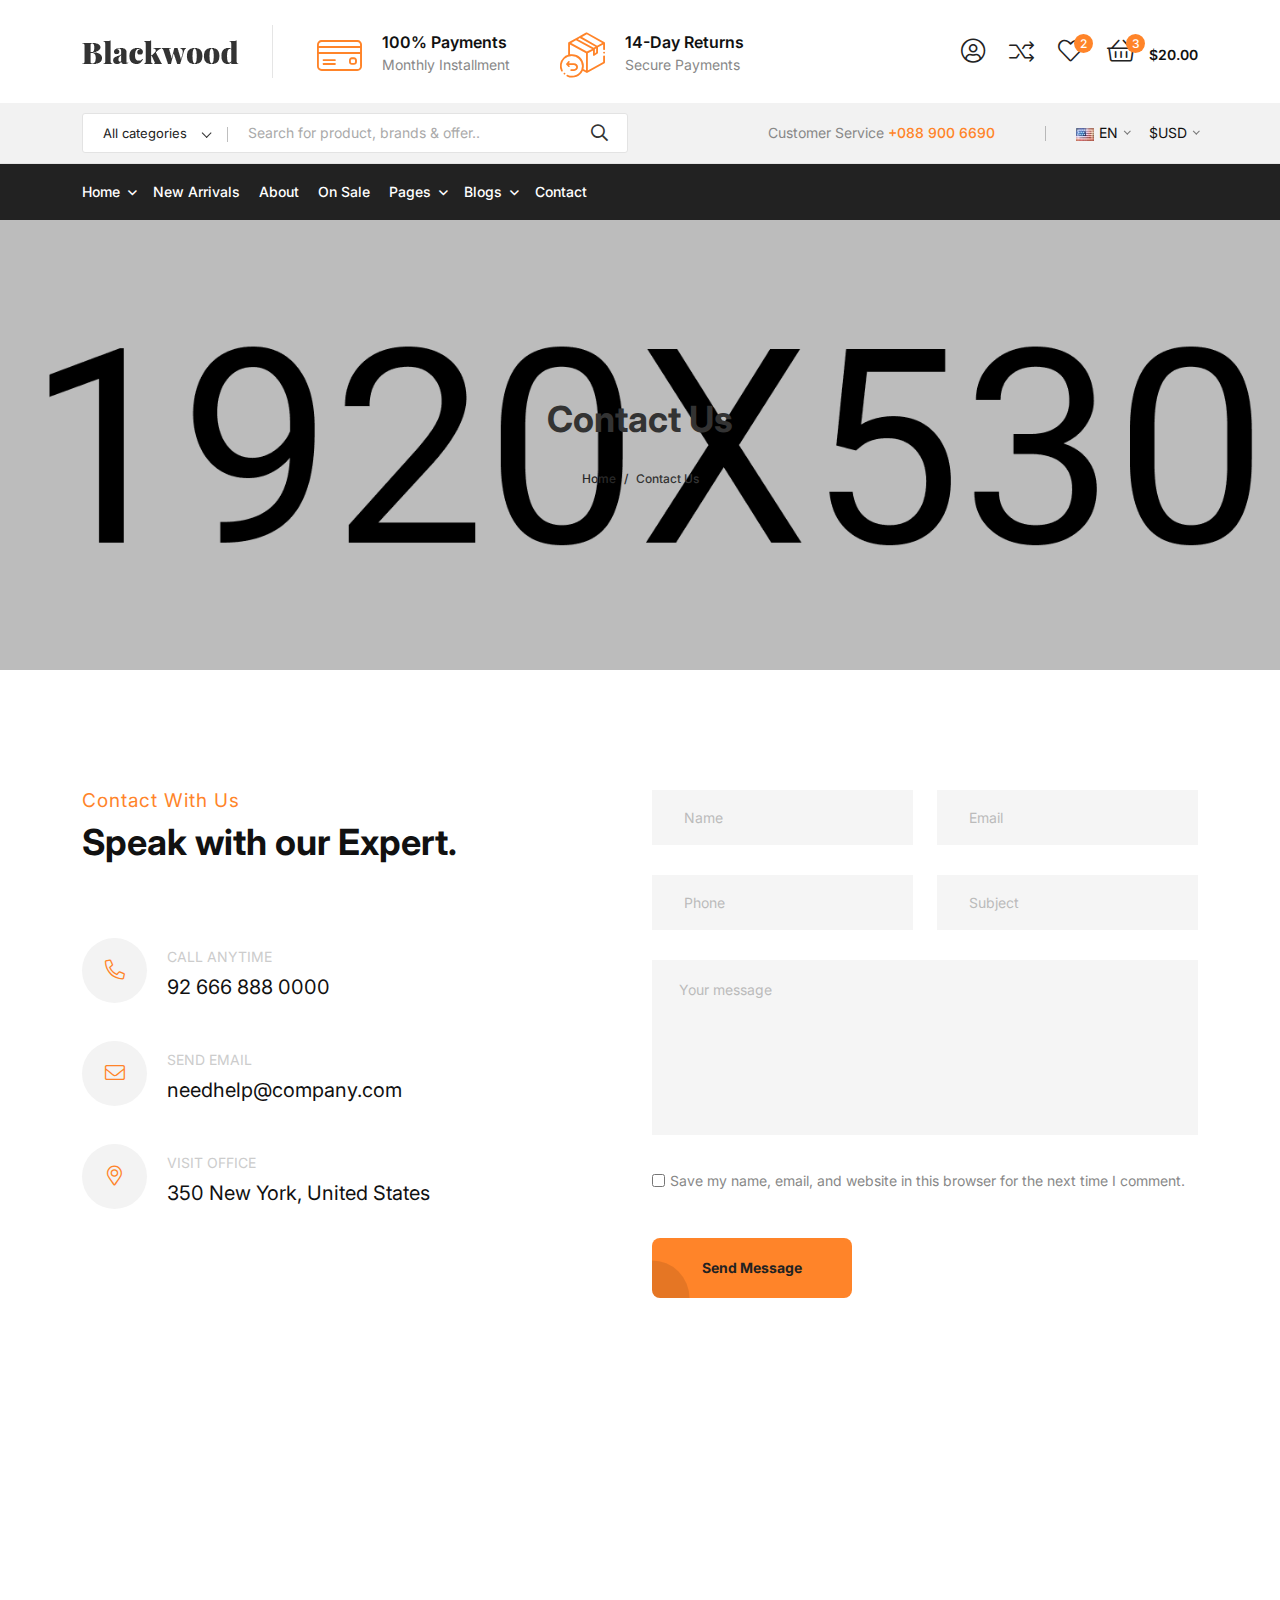
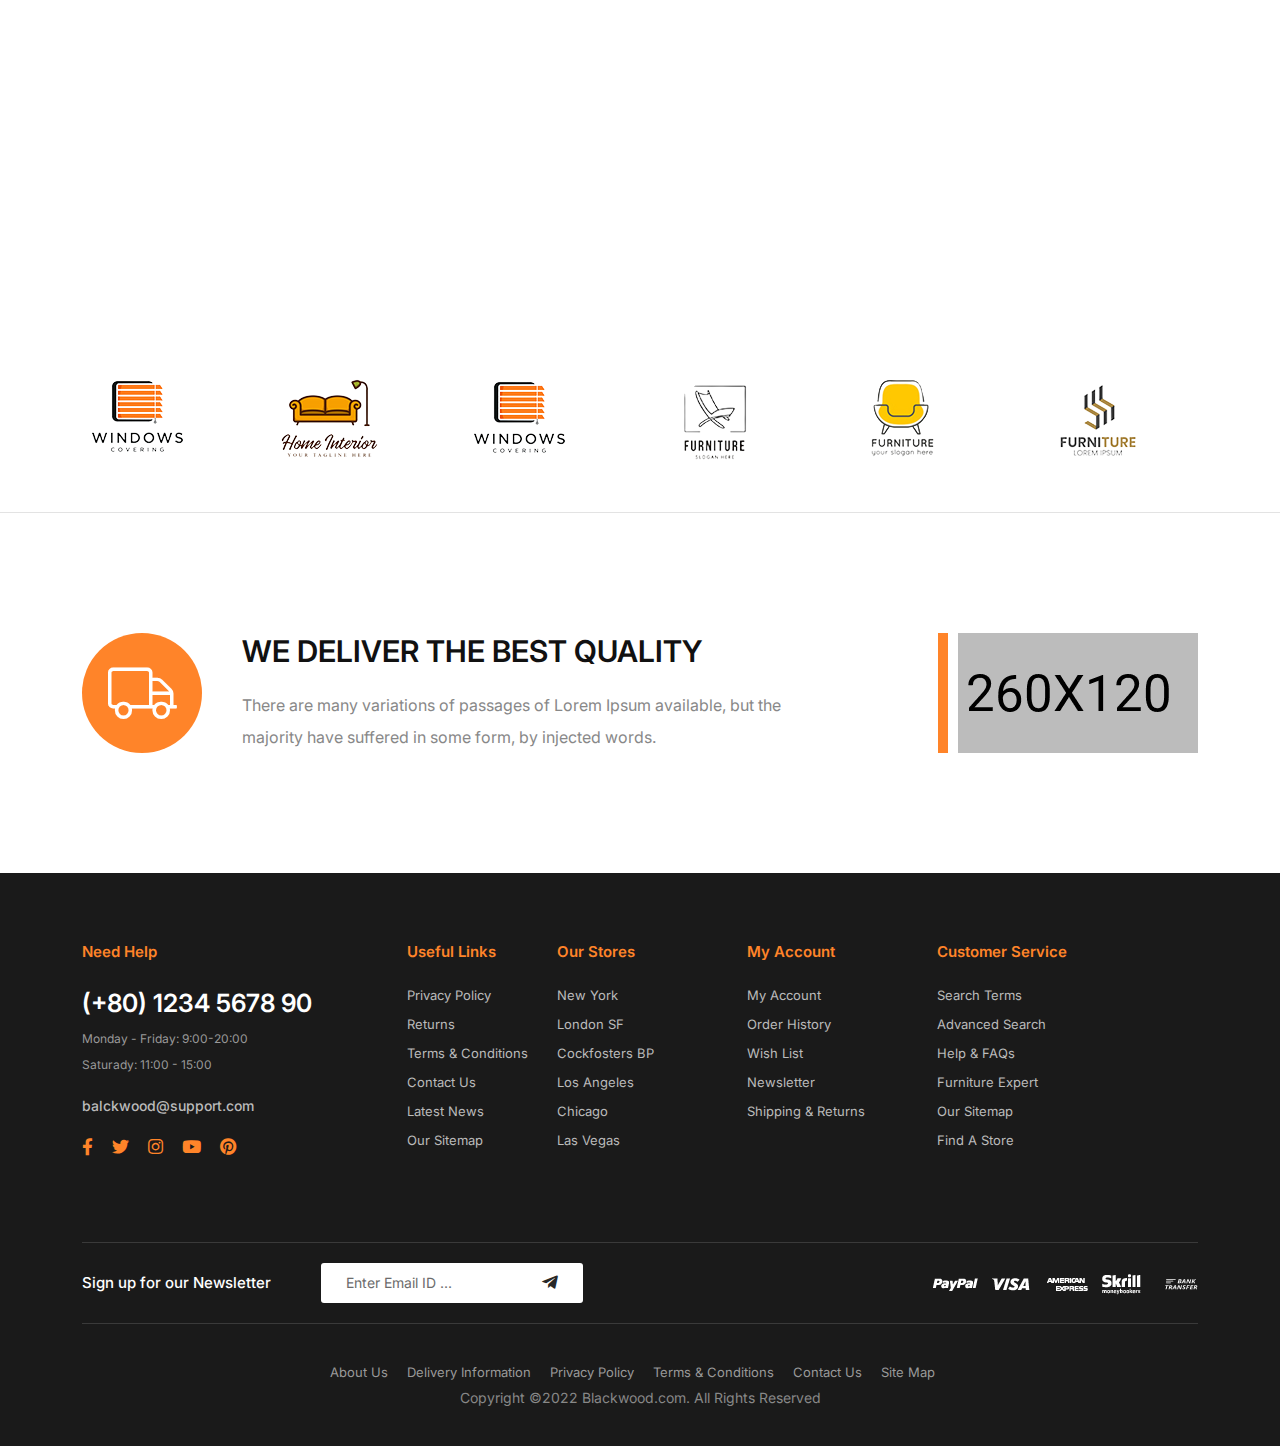
<file: blackwood/contact.html>
<!doctype html>
<html class="no-js" lang="zxx">
   <head>
      <meta charset="utf-8">
      <meta http-equiv="x-ua-compatible" content="ie=edge">
      <title>Blackwood - Clean Minimal eCommerce HTML5 Template</title>
      <meta name="description" content="">
      <meta name="viewport" content="width=device-width, initial-scale=1">
      <!-- Place favicon.ico in the root directory -->
      <link rel="shortcut icon" type="image/x-icon" href="assets/img/favicon.png">
      <!-- CSS here -->
      <link rel="stylesheet" href="assets/css/preloader.css">
      <link rel="stylesheet" href="assets/css/bootstrap.css">
      <link rel="stylesheet" href="assets/css/meanmenu.css">
      <link rel="stylesheet" href="assets/css/animate.css">
      <link rel="stylesheet" href="assets/css/owl-carousel.css">
      <link rel="stylesheet" href="assets/css/ui-range-slider.css">
      <link rel="stylesheet" href="assets/css/swiper-bundle.css">
      <link rel="stylesheet" href="assets/css/backtotop.css">
      <link rel="stylesheet" href="assets/css/magnific-popup.css">
      <link rel="stylesheet" href="assets/css/nice-select.css">
      <link rel="stylesheet" href="assets/css/font-awesome-pro.css">
      <link rel="stylesheet" href="assets/flaticon/flaticon.css">
      <link rel="stylesheet" href="assets/css/default.css">
      <link rel="stylesheet" href="assets/css/style.css">
   </head>
   <body>
      <!--[if lte IE 9]>
      <p class="browserupgrade">You are using an <strong>outdated</strong> browser. Please <a href="https://browsehappy.com/">upgrade your browser</a> to improve your experience and security.</p>
      <![endif]-->


        <!-- prealoder area start -->
        <div id="loading">
            <div id="loading-center">
                <div id="loading-center-absolute">
                    <div class="object" id="first_object"></div>
                    <div class="object" id="second_object"></div>
                    <div class="object" id="third_object"></div>
                </div>
            </div>      
        </div>
        <!-- prealoder area end --> 

        <!-- back to top start -->
        <div class="progress-wrap">
            <svg class="progress-circle svg-content" width="100%" height="100%" viewBox="-1 -1 102 102">
                <path d="M50,1 a49,49 0 0,1 0,98 a49,49 0 0,1 0,-98" />
            </svg>
        </div>
        <!-- back to top end -->
      
        <!-- header area start -->
        <header class="d-none d-lg-block">
            <div class="header__area">
                <div class="header__top d-none d-md-block pt-25 pb-25">
                    <div class="container">
                        <div class="row align-items-center">
                            <div class="col-xxl-2 col-xl-2 col-lg-2 col-md-6 d-none d-xl-block">
                                <div class="header__top-info">
                                    <div class="logo">
                                        <a href="index.html"><img src="assets/img/logo/logo.png" alt=""></a>
                                    </div>
                                </div>
                            </div>
                            <div class="col-xxl-6 col-xl-6 col-lg-8 col-md-6">
                                 <div class="header__top-features header__top-features-3">
                                    <div class="features__item features__item-2 mr-50">
                                        <div class="features__icon features__icon-2 mr-20">
                                            <i class="flaticon-credit-card"></i>
                                        </div>
                                        <div class="features__content-2">
                                            <h3 class="features__title features__title-3">100% Payments</h3>
                                            <p>Monthly Installment</p>
                                        </div>
                                    </div>
                                    <div class="features__item features__item-2 features__item-d">
                                        <div class="features__icon features__icon-2 mr-20">
                                            <i class="flaticon-exchange"></i>
                                        </div>
                                        <div class="features__content-2">
                                            <h3 class="features__title features__title-3">14-Day Returns</h3>
                                            <p>Secure Payments</p>
                                        </div>
                                    </div>
                                </div>
                            </div>
                            <div class="col-xxl-4 col-xl-4 col-lg-4 col-md-6">
                                <div class="header__action header__action-2 text-sm-end">
                                    <ul>
                                        <li>
                                            <a href="sign-up.html"><i class="fal fa-user-circle"></i></a>
                                        </li>
                                        <li>
                                            <a href="checkout.html">
                                                <i class="flaticon-random-button"></i>
                                            </a>
                                        </li>
                                        <li>
                                            <a href="wishlist.html"><i class="fal fa-heart"></i>
                                                <span class="cart-count">2</span>
                                            </a>
                                        </li>
                                        <li>
                                            <a href="cart.html" data-bs-toggle="modal" data-bs-target="#cartMiniModal">
                                                <i class="fal fa-shopping-basket"></i>
                                                <span class="cart-count">3</span>
                                            </a>
                                            <span class="cart-price">$20.00</span>
                                        </li>
                                    </ul>
                                </div>
                            </div>
                        </div>
                    </div>
                </div>
                <div class="header__middle header__border grey-bg-3 d-none d-md-block pt-10 pb-10">
                    <div class="container">
                        <div class="row align-items-center">
                            <div class="col-xxl-6 col-xl-6 col-lg-6">
                                <div class="header__search-3">
                                    <form action="#">
                                        <div class="header__search-input-2 header__search-input-3">
                                            <input type="text" placeholder="Search for product, brands & offer..">
                                            <div class="header__search-select">
                                                <select>
                                                    <option>All categories</option>
                                                    <option>Furniture</option>
                                                    <option>Electronics</option>
                                                    <option>Beauty</option>
                                                </select>
                                            </div>
                                            <button type="submit"><i class="far fa-search"></i></button>
                                        </div>
                                    </form>
                                </div>
                            </div>
                            <div class="col-xxl-6 col-xl-6 col-lg-6">
                                <div class="header__middle-right header__middle-right-d d-flex align-items-center justify-content-end">
                                    <div class="sd-contact">
                                        <span>Customer Service <a href="tel:+0889006690">+088 900 6690</a></span>
                                    </div>
                                    <div class="header__select header__select-2 d-flex align-items-center">
                                        <div class="header__lang header__select-item header__select-item-3 mr-20">
                                            <div class="country-flag">
                                                <a href="#"><img src="assets/img/icon/flag.png" alt=""></a>
                                            </div>
                                            <select>
                                                <option>EN</option>
                                                <option>BN</option>
                                                <option>IN</option>
                                                <option>CH</option>
                                                <option>AM</option>
                                            </select>
                                        </div>
                                        <div class="header__currency header__select-item header__select-item-3">
                                            <select>
                                                <option>$USD</option>
                                                <option>Euro</option>
                                                <option>Yen</option>
                                                <option>Rupee</option>
                                                <option>Sterlin</option>
                                            </select>
                                        </div>
                                    </div>
                                </div>
                            </div>
                        </div>
                    </div>
                </div>
                <div class="header__bottom  black-bg d-none d-xl-block">
                    <div class="container">
                        <div class="row align-items-center">
                            <div class="col-xxl-12 col-lg-8 col-sm-6 col-4">
                                <div class="main-menu main-menu-3">
                                    <nav id="mobile-menu">
                                        <ul>
                                            <li class="has-dropdown">
                                                <a href="index.html">Home </a>
                                                <ul class="submenu">
                                                    <li>
                                                        <a href="index.html">Home Style 1</a>
                                                    </li>
                                                    <li>
                                                        <a href="index-2.html">Home Style 2</a>
                                                    </li>
                                                    <li>
                                                        <a href="index-3.html">Home Style 3</a>
                                                    </li>
                                                </ul>
                                            </li>
                                            <li>
                                                <a href="shop.html">New Arrivals</a>
                                            </li>
                                            <li>
                                                <a href="about.html">About</a>
                                            </li>
                                            <li>
                                                <a href="shop.html">On Sale</a>
                                            </li>
                                            <li class="has-dropdown">
                                                <a href="about.html">Pages</a>
                                                <ul class="submenu">
                                                    <li>
                                                        <a href="sign-in.html">Sign In</a>
                                                    </li>
                                                    <li>
                                                        <a href="sign-up.html">Sign Up</a>
                                                    </li>
                                                    <li>
                                                        <a href="shop.html">Shop Page</a>
                                                    </li>
                                                    <li>
                                                        <a href="shop-2.html">Shop 2 Page</a>
                                                    </li>
                                                    <li>
                                                        <a href="product-details.html">product Details</a>
                                                    </li>
                                                    <li>
                                                        <a href="cart.html">Cart Page</a>
                                                    </li>
                                                    <li>
                                                        <a href="checkout.html">Checkout Page</a>
                                                    </li>
                                                    <li>
                                                        <a href="wishlist.html">Wishlist Page</a>
                                                    </li>
                                                </ul>
                                            </li>
                                            <li class="has-dropdown">
                                                <a href="blog.html">Blogs</a>
                                                <ul class="submenu">
                                                    <li>
                                                        <a href="blog.html">Blog</a>
                                                    </li>
                                                    <li>
                                                        <a href="blog-details.html">Blog Details</a>
                                                    </li>
                                                </ul>
                                            </li>
                                            <li>
                                                <a href="contact.html">Contact</a>
                                            </li>
                                        </ul>
                                    </nav>
                                </div>
                                <div class="header-bar mb-5 d-xl-none">
                                    <button type="button" class="header-bar-btn header-bar-btn-2" data-bs-toggle="modal" data-bs-target="#offCanvasModal">
                                        <span></span>
                                        <span></span>
                                        <span></span>
                                    </button>
                                </div>
                            </div>
                            <div class="col-sm-6 col-8 col-lg-4">
                                <div class="logo-d d-xl-none text-sm-end">
                                    <img src="assets/img/logo/logo-white.png" alt="">
                                </div>
                            </div>
                        </div>
                    </div>
                </div>
            </div>
        </header>
        <!-- header area end -->

        <!-- mobile-header-area start -->
        <div class="mobile-header-area pt-20 pb-20 d-xl-none">
            <div class="container">
                <div class="row align-items-center">
                    <div class="col-6">
                        <div class="mobile-logo">
                            <a href="index.html"><img src="assets/img/logo/logo.png" alt=""></a>
                        </div>
                    </div>
                    <div class="col-6">
                        <div class="header-bar d-xl-none text-end">
                            <button type="button" class="header-bar-btn" data-bs-toggle="modal" data-bs-target="#offCanvasModal">
                                <span></span>
                                <span></span>
                                <span></span>
                            </button>
                        </div>
                    </div>
                </div>
            </div>
        </div>
        <!-- mobile-header-area end -->

        <!-- cart mini area start -->
        <div class="cartmini__area">
            <div class="modal fade" id="cartMiniModal" tabindex="-1" aria-labelledby="cartMiniModal" aria-hidden="true">
                <div class="modal-dialog">
                <div class="modal-content">
                    <div class="cartmini__wrapper">
                        <div class="cartmini__top d-flex align-items-center justify-content-between">
                            <h4>Your Cart</h4>
                            <div class="cartminit__close">
                                <button type="button" data-bs-dismiss="modal" data-bs-target="#cartMiniModal" class="cartmini__close-btn"> <i class="fal fa-times"></i></button>
                            </div>
                        </div>
                        <div class="cartmini__list">
                            <ul>
                                <li class="cartmini__item p-relative d-flex align-items-start">
                                    <div class="cartmini__thumb mr-15">
                                        <a href="product-details.html">
                                            <img src="assets/img/products/product-1.jpg" alt="">
                                        </a>
                                    </div>
                                    <div class="cartmini__content">
                                        <h3 class="cartmini__title">
                                            <a href="product-details.html">Form Armchair Walnut Base</a>
                                        </h3>
                                        <span class="cartmini__price">
                                            <span class="price">1 × $70.00</span>
                                        </span>
                                    </div>
                                    <a href="#" class="cartmini__remove">
                                        <i class="fal fa-times"></i>
                                    </a>
                                </li>
                                <li class="cartmini__item p-relative d-flex align-items-start">
                                    <div class="cartmini__thumb mr-15">
                                        <a href="product-details.html">
                                            <img src="assets/img/products/product-2.jpg" alt="">
                                        </a>
                                    </div>
                                    <div class="cartmini__content">
                                        <h3 class="cartmini__title">
                                            <a href="product-details.html">Form Armchair Simon Legald</a>
                                        </h3>
                                        <span class="cartmini__price">
                                            <span class="price">1 × $95.99</span>
                                        </span>
                                    </div>
                                    <a href="#" class="cartmini__remove">
                                        <i class="fal fa-times"></i>
                                    </a>
                                </li>
                                <li class="cartmini__item p-relative d-flex align-items-start">
                                    <div class="cartmini__thumb mr-15">
                                        <a href="product-details.html">
                                            <img src="assets/img/products/product-3.jpg" alt="">
                                        </a>
                                    </div>
                                    <div class="cartmini__content">
                                        <h3 class="cartmini__title">
                                            <a href="product-details.html">Antique Chinese Armchairs</a>
                                        </h3>
                                        <span class="cartmini__price">
                                            <span class="price">1 × $120.00</span>
                                        </span>
                                    </div>
                                    <a href="#" class="cartmini__remove">
                                        <i class="fal fa-times"></i>
                                    </a>
                                </li>
                            </ul>
                        </div>
                        <div class="cartmini__total d-flex align-items-center justify-content-between">
                            <h5>Total</h5>
                            <span>$180.00</span>
                        </div>
                        <div class="cartmini__bottom">
                            <a href="cart.html" class="b-btn w-100 mb-20">view cart</a>
                            <a href="checkout.html" class="b-btn-2 w-100">checkout</a>
                        </div>
                    </div>
                </div>
                </div>
            </div>
        </div>
        <!-- cart mini area end -->
        <div class="body-overlay"></div>
        <!-- cart mini area end -->

        <!-- sidebar area start -->
        <section class="offcanvas__area">
            <div class="modal fade" id="offCanvasModal" tabindex="-1" aria-labelledby="offCanvasModal" aria-hidden="true">
                <div class="modal-dialog">
                    <div class="modal-content">
                        <div class="offcanvas__wrapper">
                            <div class="offcanvas__top d-flex align-items-center mb-60 justify-content-between">
                                <div class="logo">
                                    <a href="index.html">
                                    <img src="assets/img/logo/logo.png" alt="logo">
                                    </a>
                                </div>
                                <div class="offcanvas__close">
                                    <button class="offcanvas__close-btn" data-bs-dismiss="modal" data-bs-target="#offCanvasModal">
                                        <svg viewBox="0 0 22 22">
                                            <path d="M12.41,11l5.29-5.29c0.39-0.39,0.39-1.02,0-1.41s-1.02-0.39-1.41,0L11,9.59L5.71,4.29c-0.39-0.39-1.02-0.39-1.41,0
                                            s-0.39,1.02,0,1.41L9.59,11l-5.29,5.29c-0.39,0.39-0.39,1.02,0,1.41C4.49,17.9,4.74,18,5,18s0.51-0.1,0.71-0.29L11,12.41l5.29,5.29
                                            C16.49,17.9,16.74,18,17,18s0.51-0.1,0.71-0.29c0.39-0.39,0.39-1.02,0-1.41L12.41,11z"/>
                                        </svg>
                                    </button>
                                </div>
                            </div>
                            <div class="sidebar__search mb-25">
                                <form action="#">
                                   <input type="text" placeholder="What are you searching for?">
                                   <button type="submit"><i class="far fa-search"></i></button>
                                </form>
                             </div>
                            <div class="offcanvas__content p-relative z-index-1">
                                <div class="canvas__menu">
                                    <div class="mobile-menu fix"></div>
                                </div>
                                <div class="offcanvas__action mt-40 mb-15">
                                    <a href="contact.html">Login</a>
                                    <a href="wishlist.html" class="has-tag">
                                        <svg viewBox="0 0 22 22">
                                            <path d="M20.26,11.3c2.31-2.36,2.31-6.18-0.02-8.53C19.11,1.63,17.6,1,16,1c0,0,0,0,0,0c-1.57,0-3.05,0.61-4.18,1.71c0,0,0,0,0,0
                                            L11,3.41l-0.81-0.69c0,0,0,0,0,0C9.06,1.61,7.58,1,6,1C4.4,1,2.89,1.63,1.75,2.77c-2.33,2.35-2.33,6.17-0.02,8.53
                                            c0,0,0,0.01,0.01,0.01l0.01,0.01c0,0,0,0,0,0c0,0,0,0,0,0L11,20.94l9.25-9.62c0,0,0,0,0,0c0,0,0,0,0,0L20.26,11.3
                                            C20.26,11.31,20.26,11.3,20.26,11.3z M3.19,9.92C3.18,9.92,3.18,9.92,3.19,9.92C3.18,9.92,3.18,9.91,3.18,9.91
                                            c-1.57-1.58-1.57-4.15,0-5.73C3.93,3.42,4.93,3,6,3c1.07,0,2.07,0.42,2.83,1.18C8.84,4.19,8.85,4.2,8.86,4.21
                                            c0.01,0.01,0.01,0.02,0.03,0.03l1.46,1.25c0.07,0.06,0.14,0.09,0.22,0.13c0.01,0,0.01,0.01,0.02,0.01c0.13,0.06,0.27,0.1,0.41,0.1
                                            c0.08,0,0.16-0.03,0.25-0.05c0.03-0.01,0.07-0.01,0.1-0.02c0.07-0.03,0.13-0.07,0.2-0.11c0.03-0.02,0.07-0.03,0.1-0.06l1.46-1.24
                                            c0.01-0.01,0.02-0.02,0.03-0.03c0.01-0.01,0.03-0.01,0.04-0.02C13.93,3.42,14.93,3,16,3c0,0,0,0,0,0c1.07,0,2.07,0.42,2.83,1.18
                                            c1.56,1.58,1.56,4.15,0,5.73c0,0,0,0.01-0.01,0.01c0,0,0,0,0,0L11,18.06L3.19,9.92z"/>
                                        </svg>
                                        <span class="tag">2</span>
                                    </a>
                                    <a href="cart.html" class="has-tag">
                                        <i class="far fa-shopping-bag"></i>
                                        <span class="tag">3</span>
                                    </a>
                                    <div class="header__select header__select-d d-flex align-items-center mt-10">
                                        <div class="header__lang header__select-item mr-15">
                                            <select>
                                                <option>EN</option>
                                                <option>BN</option>
                                                <option>IN</option>
                                                <option>CH</option>
                                                <option>AM</option>
                                            </select><div class="nice-select" tabindex="0"><span class="current">EN</span><ul class="list list-2"><li data-value="EN" class="option selected focus">EN</li><li data-value="BN" class="option">BN</li><li data-value="IN" class="option">IN</li><li data-value="CH" class="option">CH</li><li data-value="AM" class="option">AM</li></ul></div>
                                        </div>
                                        <div class="header__currency header__select-item">
                                            <select>
                                                <option>USD</option>
                                                <option>Euro</option>
                                                <option>Yen</option>
                                                <option>Rupee</option>
                                                <option>Sterlin</option>
                                            </select><div class="nice-select" tabindex="0"><span class="current">USD</span><ul class="list list-2"><li data-value="USD" class="option selected focus">USD</li><li data-value="Euro" class="option">Euro</li><li data-value="Yen" class="option">Yen</li><li data-value="Rupee" class="option">Rupee</li><li data-value="Sterlin" class="option">Sterlin</li></ul></div>
                                        </div>
                                    </div>
                                </div>
                                <div class="offcanvas__social mt-15">
                                    <ul>
                                        <li>
                                            <a href="#"><i class="fab fa-facebook-f"></i></a>
                                        </li>
                                        <li>
                                            <a href="#"><i class="fab fa-twitter"></i></a>
                                        </li>
                                        <li>
                                            <a href="#"><i class="fab fa-instagram"></i></a>
                                        </li>
                                        <li>
                                            <a href="#"><i class="fab fa-google-plus-g"></i></a>
                                        </li>
                                        <li>
                                            <a href="#"><i class="fab fa-linkedin-in"></i></a>
                                        </li>
                                    </ul>
                                </div>
                            </div>
                        </div>
                    </div>
                </div>
            </div>
            
        </section>
        <!-- sidebar area end -->

        <main>
            <!-- page__title-start -->
            <section class="page__title p-relative d-flex align-items-center" data-background="assets/img/bg/page-title-1.jpg">
                <div class="container">
                    <div class="row">
                        <div class="col-xl-12">
                            <div class="page__title-inner text-center">
                                <h1>Contact Us</h1>
                                <div class="page__title-breadcrumb">                                 
                                    <nav aria-label="breadcrumb">
                                    <ol class="breadcrumb justify-content-center">
                                        <li class="breadcrumb-item"><a href="index.html">Home</a></li>
                                        <li class="breadcrumb-item active" aria-current="page">Contact Us</li>
                                    </ol>
                                    </nav>
                                </div>
                            </div>
                        </div>
                    </div>
                </div>
            </section>
            <!-- page__title-end -->

            <!-- contact-area start -->
            <section class="contact-area pt-120 pb-50 fix">
                <div class="container">
                    <div class="row">
                        <div class="col-xxl-5 col-xl-6 col-lg-6">
                            <div class="sec-wrapper">
                                <h5>Contact With Us</h5>
                                <h2 class="absection-title">Speak with our Expert.</h2>
                             </div>
                            <div class="contact-info mr-50 mr-xs-0  mr-md-0 mb-30">
                                <div class="single-contact-info d-flex align-items-center">
                                    <div class="contact-info-icon">
                                        <a href="#"><i class="fal fa-phone-alt"></i></a>
                                    </div>
                                    <div class="contact-info-text mt-10">
                                        <span>Call Anytime</span>
                                        <h5><a href="tell:926668880000">92 666 888 0000</a></h5>
                                    </div>
                                </div>
                                <div class="single-contact-info d-flex align-items-center">
                                    <div class="contact-info-icon">
                                        <a href="#"><i class="fal fa-envelope"></i></a>
                                    </div>
                                    <div class="contact-info-text mt-10">
                                        <span>send email</span>
                                        <h5><a href="mailto:needhelp@company.com">needhelp@company.com</a> </h5>
                                    </div>
                                </div>
                                <div class="single-contact-info d-flex align-items-center">
                                    <div class="contact-info-icon">
                                        <a href="#"><i class="fal fa-map-marker-alt"></i></a>
                                    </div>
                                    <div class="contact-info-text mt-10">
                                        <span>visit office</span>
                                        <h5><a target="_blank" href="https://www.google.com/maps/place/Peter+Cooper+Village/@40.7348141,-73.9790254,17z/data=!4m13!1m7!3m6!1s0x89c24fa5d33f083b:0xc80b8f06e177fe62!2sNew+York,+NY,+USA!3b1!8m2!3d40.7127753!4d-74.0059728!3m4!1s0x89c259e57464e6fb:0x537c7117719c8f74!8m2!3d40.7353483!4d-73.9772081">350 New York, United States</a></h5>
                                    </div>
                                </div>
                            </div>
                        </div>
                        <div class="col-xxl-7 col-xl-6 col-lg-6">
                            <form id="contacts-form" class="conatct-post-form mb-30" action="#">
                                <div class="row">
                                    <div class="col-xl-6 col-lg-6 col-md-6">
                                        <div class="contact-icon p-relative contacts-name">
                                            <input type="text" placeholder="Name">
                                        </div>
                                    </div>
                                    <div class="col-xl-6 col-lg-6 col-md-6">
                                        <div class="contact-icon p-relative contacts-name">
                                            <input type="email" placeholder="Email">
                                        </div>
                                    </div>
                                    <div class="col-xl-6">
                                        <div class="contact-icon p-relative contacts-Phone">
                                            <input type="text" placeholder="Phone">
                                        </div>
                                    </div>
                                    <div class="col-xl-6">
                                        <div class="contact-icon p-relative contacts-email">
                                            <input type="text" placeholder="Subject">
                                        </div>
                                    </div>
                                    <div class="col-xl-12">
                                        <div class="contact-icon p-relative contacts-message">
                                            <textarea name="comments" id="comments" cols="30" rows="10" placeholder="Your message"></textarea>
                                        </div>
                                    </div>
                                    <div class="col-xl-12">
                                        <div class="post-check">
                                              <input type="checkbox">
                                              <span>Save my name, email, and website in this browser for the next time I comment.</span>
                                        </div>
                                     </div>
                                    <div class="col-xl-12">
                                        <div class="contact- mt-15">
                                            <button class="btn-tp mt-15" type="submit">Send Message</button>
                                        </div>
                                    </div>
                                </div>
                            </form>
                        </div>
                    </div>
                </div>
            </section>
            <!-- contact-area end -->

            <!-- map-area start -->
            <section class="map-area">
                <div class="contact-map">
                    <div id="contact-map">
                        <iframe src="https://www.google.com/maps/embed?pb=!1m18!1m12!1m3!1d3023.236826211894!2d-73.97902538431153!3d40.73481409415593!2m3!1f0!2f0!3f0!3m2!1i1024!2i768!4f13.1!3m3!1m2!1s0x89c259e57464e6fb%3A0x537c7117719c8f74!2sPeter%20Cooper%20Village!5e0!3m2!1sen!2sbd!4v1645068006928!5m2!1sen!2sbd" width="600" height="450" style="border:0;" allowfullscreen="" loading="lazy"></iframe>
                    </div>
                 </div>
            </section>
            <!-- map-area end -->

            <!-- brand-area-2 start -->
            <div class="brand-area-2 mt-35 mb-30">
                <div class="container">
                    <div class="row">
                        <div class="col-xl-12">
                            <div class="col-xxl-12">
                                <div class="brand__slider-2 owl-carousel">
                                    <div class="brand__item">
                                        <a href="#"><img src="assets/img/brand/brand-1.png" alt=""></a> 
                                    </div>
                                    <div class="brand__item swiper-slide">
                                        <a href="#"><img src="assets/img/brand/brand-2.png" alt=""></a> 
                                    </div>
                                    <div class="brand__item swiper-slide">
                                        <a href="#"><img src="assets/img/brand/brand-3.png" alt=""></a> 
                                    </div>
                                    <div class="brand__item swiper-slide">
                                        <a href="#"><img src="assets/img/brand/brand-4.png" alt=""></a> 
                                    </div>
                                    <div class="brand__item swiper-slide">
                                        <a href="#"><img src="assets/img/brand/brand-5.png" alt=""></a> 
                                    </div>
                                    <div class="brand__item swiper-slide">
                                        <a href="#"><img src="assets/img/brand/brand-6.png" alt=""></a> 
                                    </div>
                                    <div class="brand__item swiper-slide">
                                        <a href="#"><img src="assets/img/brand/brand-2.png" alt=""></a> 
                                    </div>
                                    <div class="brand__item swiper-slide">
                                        <a href="#"><img src="assets/img/brand/brand-4.png" alt=""></a> 
                                    </div>
                                </div>
                            </div>
                        </div>
                    </div>
                </div>
            </div>
             <!-- brand-area-2 end -->

            <!-- quality-area start -->
            <section class="quality-area pt-120 pb-90 fix">
                <div class="container">
                   <div class="row align-items-center">
                      <div class="col-lg-8 col-md-9">
                            <div class="kquality mb-30 aos-init aos-animate" data-aos="zoom-in-right">
                               <div class="kquality-icon">
                                 <i class="fal fa-truck"></i>
                               </div>
                               <div class="kquality-text fix">
                                  <h3 class="mb-20 kquality-text-title">We Deliver the Best Quality</h3>
                                  <p>There are many variations of passages of Lorem Ipsum available, but the majority have suffered in some form, by injected words.</p>
                               </div>
                            </div>
                      </div>
                      <div class="col-lg-4 col-md-3">
                            <div class="text-lg-end mb-30 aos-init aos-animate" data-aos="zoom-in-left">
                               <div class="kquality-img">
                                  <img src="assets/img/author/cta-img.jpg" class="img-fluid" alt="cta-img">
                               </div>
                            </div>
                      </div>
                   </div>
                </div>
            </section>
            <!-- quality-area end -->

        </main>

        <!-- footer area start -->
        <footer>
            <div class="footer__area footer-bg">
                <div class="footer__top footer__top-space pb-50">
                    <div class="container">
                        <div class="row">
                            <div class="col-xxl-3 col-xl-3 col-lg-4 col-md-4 col-sm-6">
                                <div class="footer__widget pb-30">
                                    <h3 class="footer__widget-title footer__widget-title-3">Need help</h3>
                                    <div class="footer__widget-content">
                                        <div class="footer__contact">
                                            <h3 class="footer__contact-phone"><a href="tel:1234-5678-90">(+80) 1234 5678 90</a></h3>
                                            <div class="footer__opening mb-15">
                                                <p>Monday - Friday: 9:00-20:00</p>
                                                <p>Saturady: 11:00 - 15:00</p>
                                            </div>
                                            <div class="footer__contact-email footer__contact-email-2">
                                                <p><a href="mailto:balckwood@support.com">balckwood@support.com</a></p>
                                            </div>
                                            <div class="footer__social footer__social-3">
                                                <ul>
                                                    <li>
                                                        <a href="#">
                                                            <i class="fab fa-facebook-f"></i>
                                                        </a>
                                                    </li>
                                                    <li>
                                                        <a href="#">
                                                            <i class="fab fa-twitter"></i>
                                                        </a>
                                                    </li>
                                                    <li>
                                                        <a href="#">
                                                            <i class="fab fa-instagram"></i>
                                                        </a>
                                                    </li>
                                                    <li>
                                                        <a href="#">
                                                            <i class="fab fa-youtube"></i>
                                                        </a>
                                                    </li>
                                                    <li>
                                                        <a href="#">
                                                            <i class="fab fa-pinterest"></i>
                                                        </a>
                                                    </li>
                                                </ul>
                                            </div>
                                        </div>
                                    </div>
                                </div>
                            </div>
                            <div class="col-xxl-2 col-xl-2 col-lg-4 col-md-4 col-sm-6 col-6">
                                <div class="footer__widget footer-col-3 pb-30">
                                    <h3 class="footer__widget-title footer__widget-title-3">Useful Links</h3>
                                    <div class="footer__widget-content">
                                        <div class="footer__links footer__links-2">
                                            <ul>
                                                <li>
                                                    <a href="contact.html">Privacy Policy</a>
                                                </li>
                                                <li>
                                                    <a href="contact.html">Returns</a>
                                                </li>
                                                <li>
                                                    <a href="contact.html">Terms & Conditions</a>
                                                </li>
                                                <li>
                                                    <a href="contact.html">Contact Us</a>
                                                </li>
                                                <li>
                                                    <a href="blog-details.html">Latest News</a>
                                                </li>
                                                <li>
                                                    <a href="contact.html">Our Sitemap</a>
                                                </li>
                                            </ul>
                                        </div>
                                    </div>
                                </div>
                            </div>
                            <div class="col-xxl-2 col-xl-2 col-lg-4 col-md-4 col-sm-6 col-6">
                                <div class="footer__widget footer-col-4 pb-30">
                                    <h3 class="footer__widget-title footer__widget-title-3">Our Stores</h3>
                                    <div class="footer__widget-content">
                                        <div class="footer__links footer__links-2">
                                            <ul>
                                                <li>
                                                    <a href="about.html">New York</a>
                                                </li>
                                                <li>
                                                    <a href="about.html">London SF</a>
                                                </li>
                                                <li>
                                                    <a href="about.html">Cockfosters BP</a>
                                                </li>
                                                <li>
                                                    <a href="#">Los Angeles</a>
                                                </li>
                                                <li>
                                                    <a href="about.html">Chicago</a>
                                                </li>
                                                <li>
                                                    <a href="about.html">Las Vegas</a>
                                                </li>
                                            </ul>
                                        </div>
                                    </div>
                                </div>
                            </div>
                            <div class="col-xxl-2 col-xl-2 col-lg-4 col-md-4 col-sm-6 col-6">
                                <div class="footer__widget footer-col-5 pb-30">
                                    <h3 class="footer__widget-title footer__widget-title-3">My Account</h3>
                                    <div class="footer__widget-content">
                                        <div class="footer__links footer__links-2">
                                            <ul>
                                                <li>
                                                    <a href="contact.html">My Account</a>
                                                </li>
                                                <li>
                                                    <a href="contact.html">Order History</a>
                                                </li>
                                                <li>
                                                    <a href="wishlist.html">Wish List</a>
                                                </li>
                                                <li>
                                                    <a href="contact.htmcontact.html">Newsletter</a>
                                                </li>
                                                <li><a href="contact.html">Shipping & Returns</a></li>
                                            </ul>
                                        </div>
                                    </div>
                                </div>
                            </div>
                            <div class="col-xxl-3 col-xl-2 col-lg-4 col-md-4 col-sm-6 col-6">
                                <div class="footer__widget footer-col-5 pb-30">
                                    <h3 class="footer__widget-title footer__widget-title-3">Customer Service</h3>
                                    <div class="footer__widget-content">
                                        <div class="footer__links footer__links-2">
                                            <ul>
                                                <li>
                                                    <a href="contact.html">Search Terms</a>
                                                </li>
                                                <li>
                                                    <a href="contact.html">Advanced Search</a>
                                                </li>
                                                <li>
                                                    <a href="contact.html">Help & FAQs</a>
                                                </li>
                                                <li>
                                                    <a href="contact.html">Furniture Expert</a>
                                                </li>
                                                <li>
                                                    <a href="contact.html">Our Sitemap</a>
                                                </li>
                                                <li>
                                                    <a href="contact.html">Find A Store</a>
                                                </li>
                                            </ul>
                                        </div>
                                    </div>
                                </div>
                            </div>
                        </div>
                    </div>
                </div>
                <div class="footer__offer">
                    <div class="container">
                        <div class="footer__offer-inner footer__offer-inner-2">
                            <div class="row align-items-center">
                                <div class="col-xxl-6 col-lg-6 col-md-6">
                                    <div class="footer__subscribe footer__subscribe-3">
                                        <p>Sign up for our Newsletter</p>
                                        <form action="#">
                                            <div class="footer__subscribe-input">
                                                <input type="email" placeholder="Enter Email ID ...">
                                                <button type="submit"><i class="fab fa-telegram-plane"></i></button>
                                            </div>
                                        </form>
                                    </div>
                                </div>
                                <div class="col-xxl-6 col-lg-6 col-md-6">
                                    <div class="payment-image-2 text-md-end">
                                        <a href="#"><img src="assets/img/payment/payment-2.png" alt=""></a>
                                    </div>
                                </div>
                            </div>
                        </div>
                    </div>
                </div>
                <div class="footer__bottom">
                    <div class="container">
                        <div class="row">
                            <div class="col-xxl-12">
                                <div class="footer__bottom-wrapper text-center">
                                    <div class="footer__bottom-links">
                                        <ul>
                                            <li>
                                                <a href="about.html">About Us</a>
                                            </li>
                                            <li>
                                                <a href="contact.html">Delivery Information</a>
                                            </li>
                                            <li>
                                                <a href="contact.html">Privacy Policy</a>
                                            </li>
                                            <li>
                                                <a href="contact.html">Terms & Conditions</a>
                                            </li>
                                            <li>
                                                <a href="contact.html">Contact Us</a>
                                            </li>
                                            <li>
                                                <a href="contact.html">Site Map</a>
                                            </li>
                                        </ul>
                                    </div>
                                    <div class="footer__copyright">
                                        <p>Copyright ©2022 <a href="index.html">Blackwood.com.</a> All Rights Reserved</p>
                                    </div>
                                </div>
                            </div>
                        </div>
                    </div>
                </div>
            </div>
        </footer>
        <!-- footer area end -->


      <!-- JS here -->
      <script src="assets/js/vendor/jquery.js"></script>
      <script src="assets/js/vendor/waypoints.js"></script>
      <script src="assets/js/bootstrap-bundle.js"></script>
      <script src="assets/js/meanmenu.js"></script>
      <script src="assets/js/swiper-bundle.js"></script>
      <script src="assets/js/owl-carousel.js"></script>
      <script src="assets/js/jquery-ui-slider-range.js"></script>
      <script src="assets/js/magnific-popup.js"></script>
      <script src="assets/js/parallax.js"></script>
      <script src="assets/js/backtotop.js"></script>
      <script src="assets/js/nice-select.js"></script>
      <script src="assets/js/counterup.js"></script>
      <script src="assets/js/countdown.js"></script>
      <script src="assets/js/wow.js"></script>
      <script src="assets/js/isotope-pkgd.js"></script>
      <script src="assets/js/imagesloaded-pkgd.js"></script>
      <script src="assets/js/ajax-form.js"></script>
      <script src="assets/js/main.js"></script>
   </body>
</html>
</file>
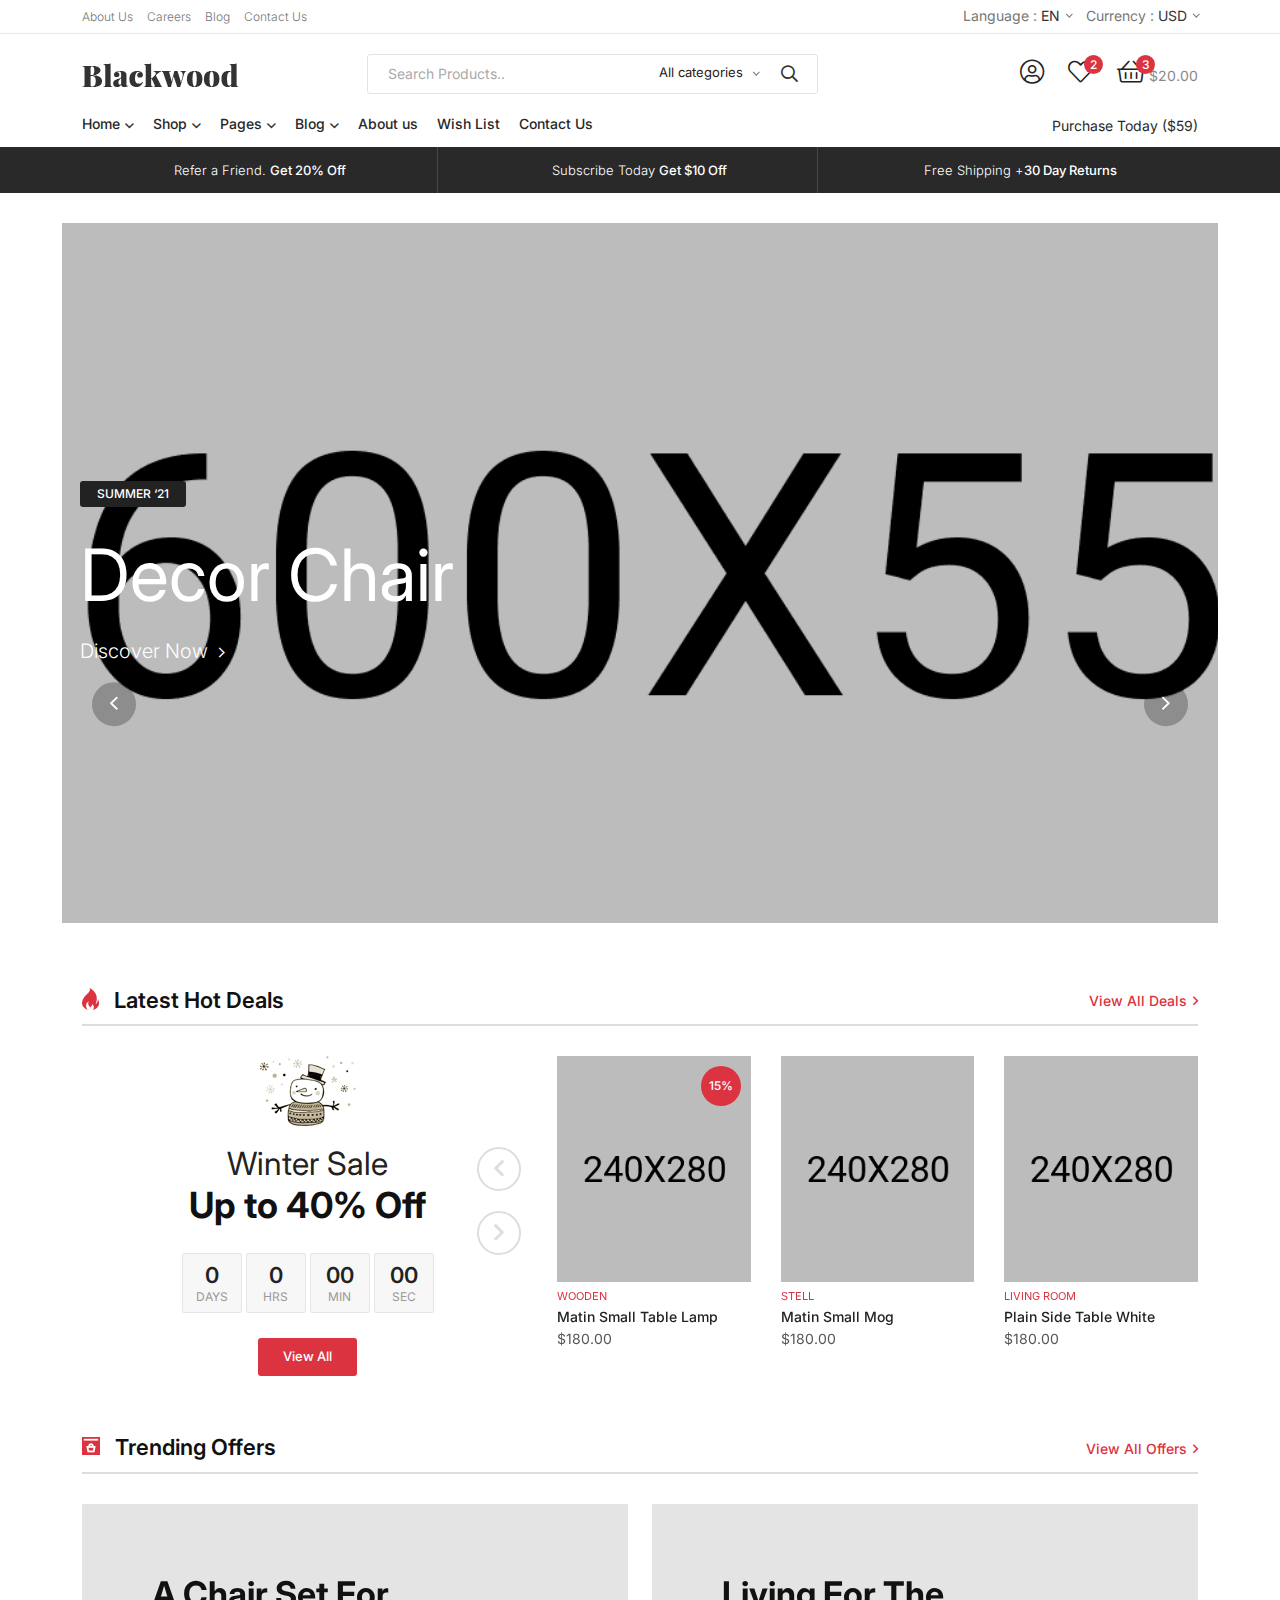
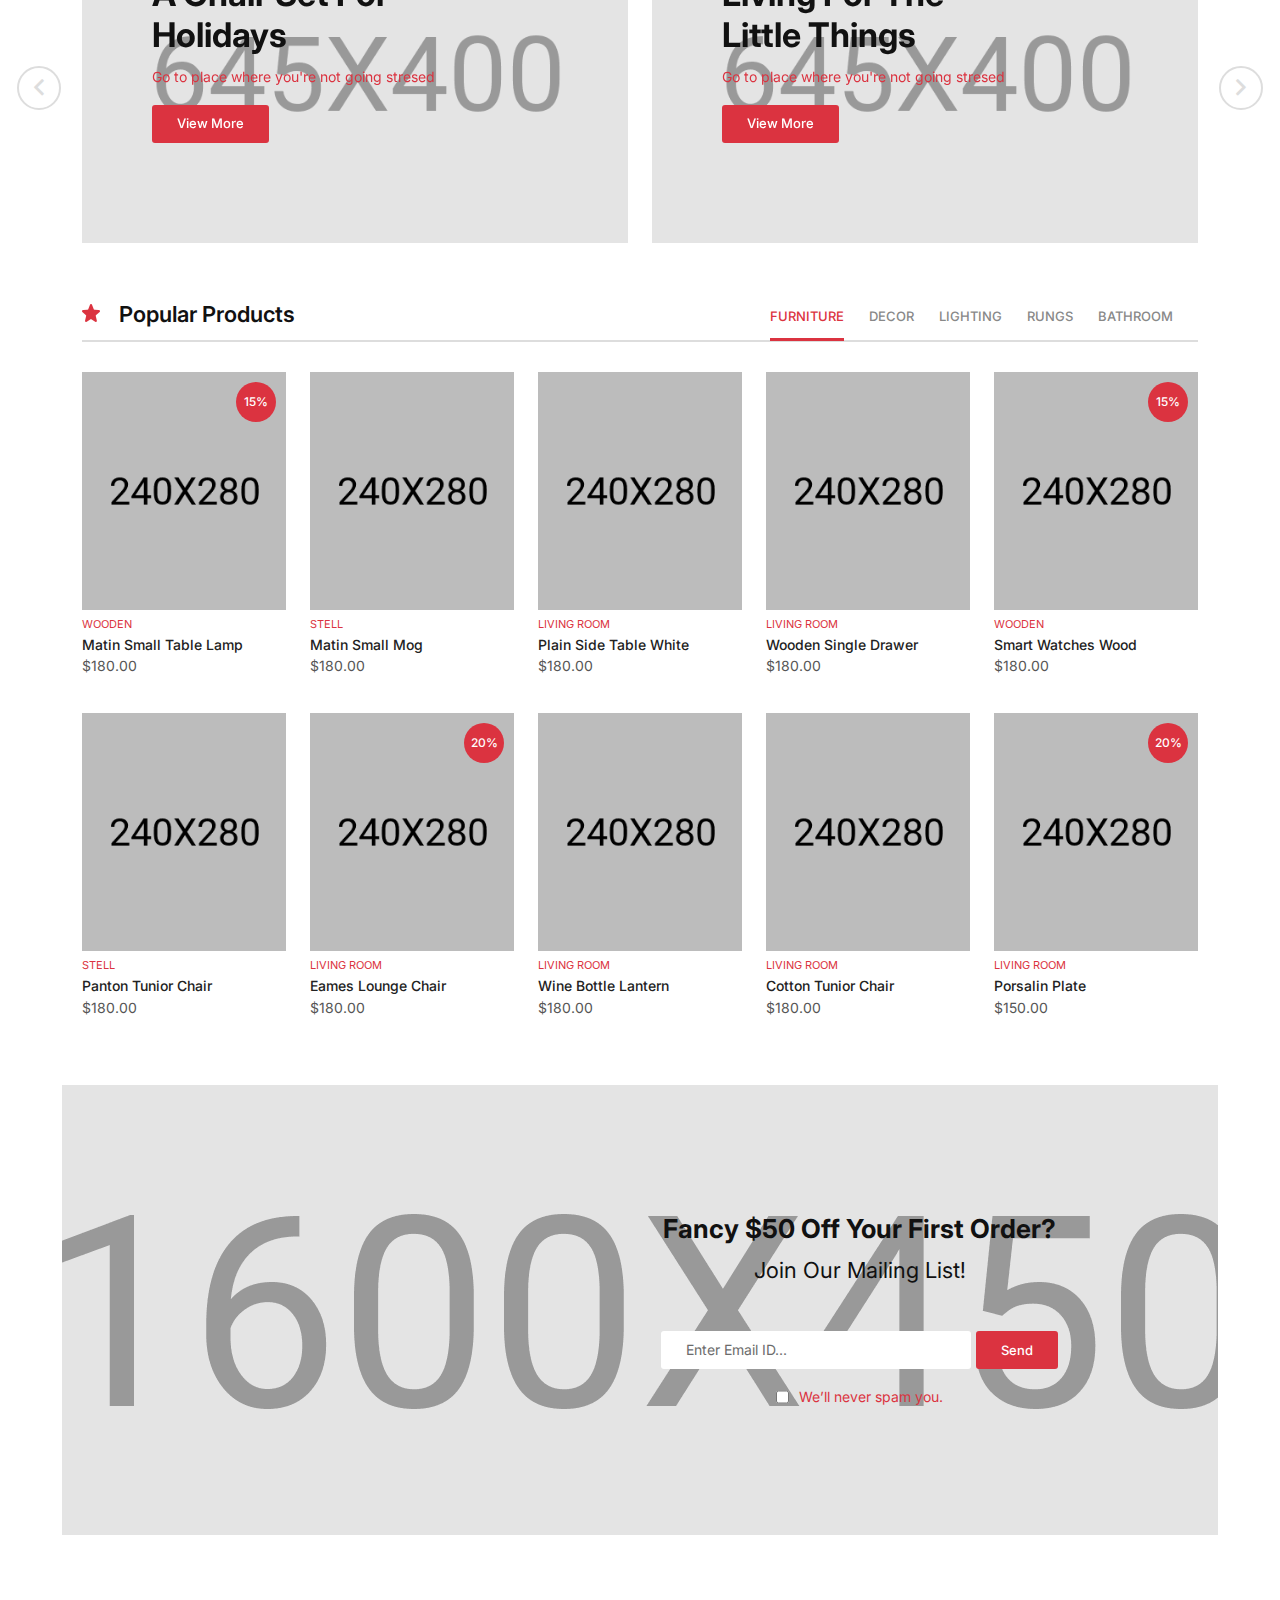
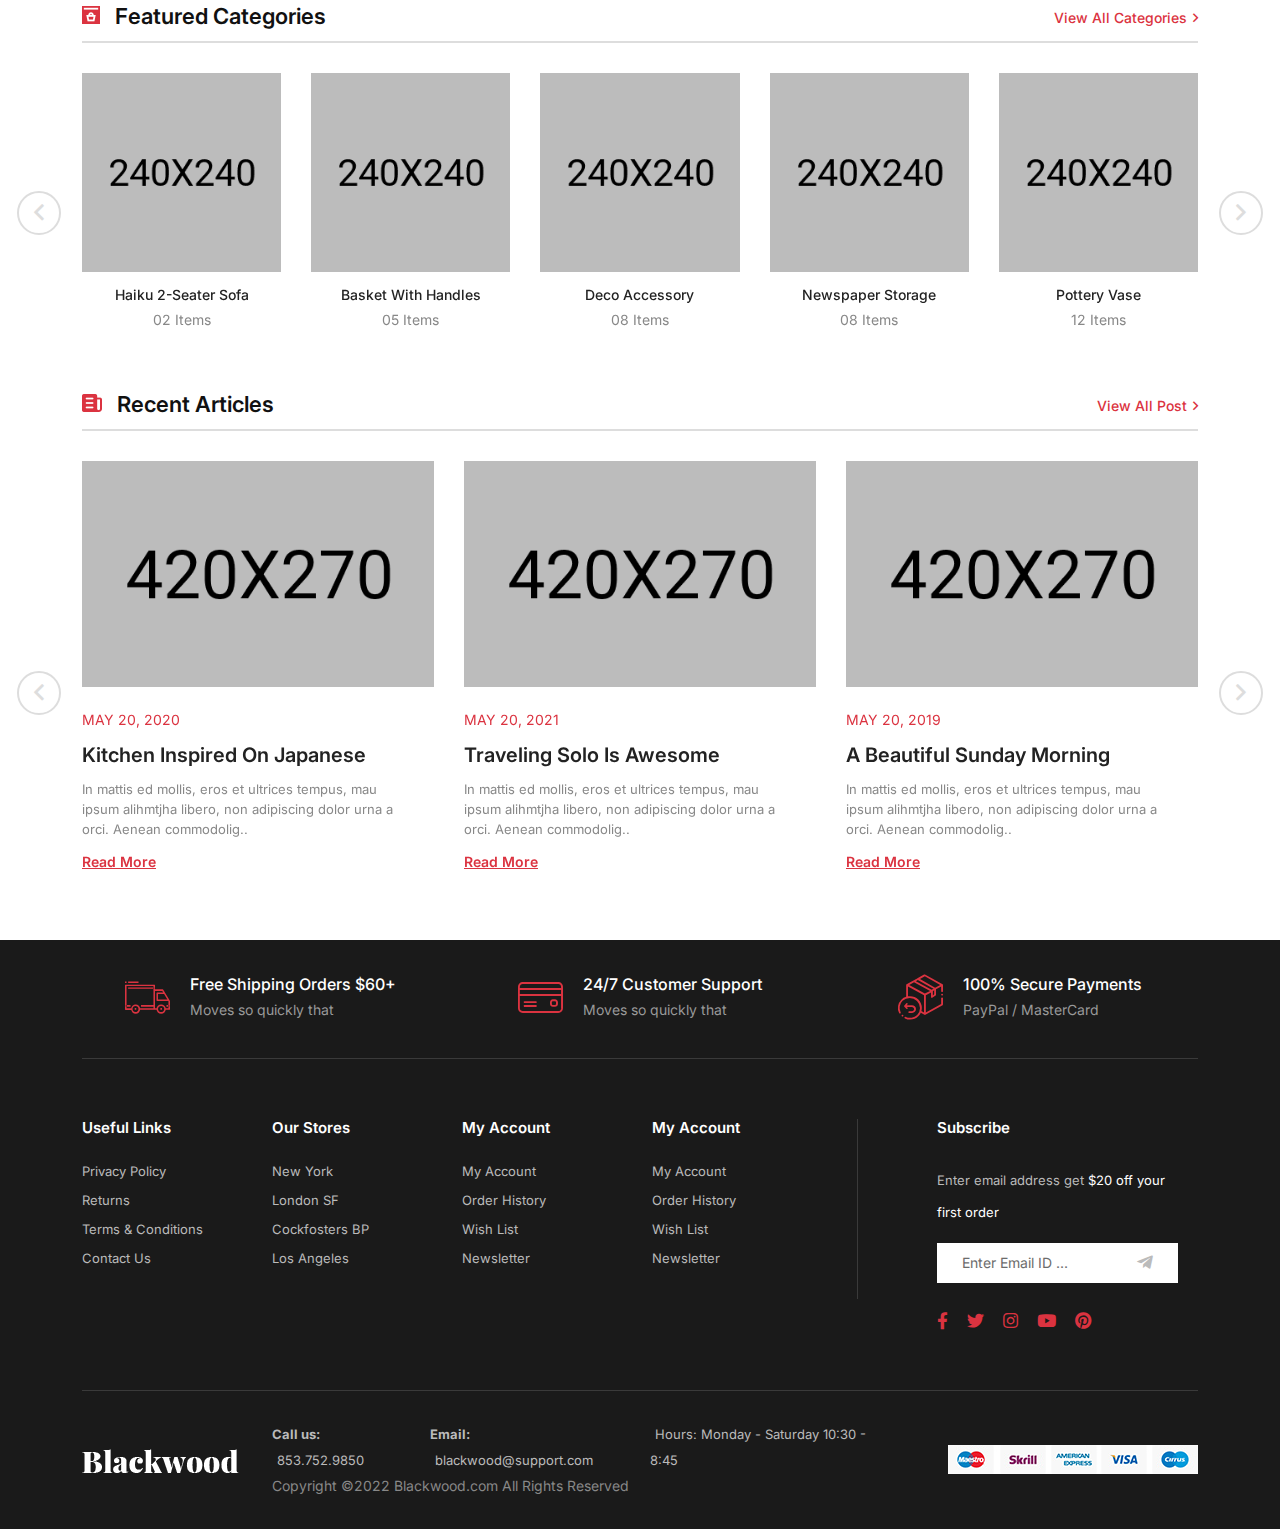
<file: blackwood/index-2.html>
<!doctype html>
<html class="no-js" lang="zxx">
   <head>
      <meta charset="utf-8">
      <meta http-equiv="x-ua-compatible" content="ie=edge">
      <title>Blackwood - Clean Minimal eCommerce HTML5 Template</title>
      <meta name="description" content="">
      <meta name="viewport" content="width=device-width, initial-scale=1">
      <!-- Place favicon.ico in the root directory -->
      <link rel="shortcut icon" type="image/x-icon" href="assets/img/favicon.png">
      <!-- CSS here -->
      <link rel="stylesheet" href="assets/css/preloader.css">
      <link rel="stylesheet" href="assets/css/bootstrap.css">
      <link rel="stylesheet" href="assets/css/meanmenu.css">
      <link rel="stylesheet" href="assets/css/animate.css">
      <link rel="stylesheet" href="assets/css/owl-carousel.css">
      <link rel="stylesheet" href="assets/css/swiper-bundle.css">
      <link rel="stylesheet" href="assets/css/backtotop.css">
      <link rel="stylesheet" href="assets/css/magnific-popup.css">
      <link rel="stylesheet" href="assets/css/nice-select.css">
      <link rel="stylesheet" href="assets/css/font-awesome-pro.css">
      <link rel="stylesheet" href="assets/flaticon/flaticon.css">
      <link rel="stylesheet" href="assets/css/default.css">
      <link rel="stylesheet" href="assets/css/style.css">
   </head>
   <body>
      <!--[if lte IE 9]>
      <p class="browserupgrade">You are using an <strong>outdated</strong> browser. Please <a href="https://browsehappy.com/">upgrade your browser</a> to improve your experience and security.</p>
      <![endif]-->


        <!-- prealoder area start -->
        <div id="loading">
            <div id="loading-center">
                <div id="loading-center-absolute">
                    <div class="object" id="first_object"></div>
                    <div class="object" id="second_object"></div>
                    <div class="object" id="third_object"></div>
                </div>
            </div>      
        </div>
        <!-- prealoder area end --> 

        <!-- back to top start -->
        <div class="progress-wrap">
            <svg class="progress-circle svg-content" width="100%" height="100%" viewBox="-1 -1 102 102">
                <path d="M50,1 a49,49 0 0,1 0,98 a49,49 0 0,1 0,-98" />
            </svg>
        </div>
        <!-- back to top end -->
      
        <!-- header area start -->
        <header class="d-none d-lg-block">
            <div class="header__area mb-30">
                <div class="header__top-2 d-none d-md-block">
                    <div class="container">
                        <div class="row">
                            <div class="col-xxl-6 col-lg-6 col-md-6">
                                <div class="header__top-menu">
                                    <nav>
                                        <ul>
                                            <li>
                                                <a href="about.html">About Us</a>
                                            </li>
                                            <li>
                                                <a href="contact.html">Careers</a>
                                            </li>
                                            <li>
                                                <a href="blog.html">Blog</a>
                                            </li>
                                            <li>
                                                <a href="contact.html">Contact Us</a>
                                            </li>
                                        </ul>
                                    </nav>
                                </div>
                            </div>
                            <div class="col-xxl-6 col-lg-6 col-md-6">
                                <div class="header__select d-flex align-items-center justify-content-end">
                                    <div class="header__lang header__select-item header__select-item-2 mr-15 d-flex align-items-center ">
                                        <span>Language : </span>
                                        <select>
                                            <option>EN</option>
                                            <option>BN</option>
                                            <option>IN</option>
                                            <option>CH</option>
                                            <option>AM</option>
                                        </select>
                                    </div>
                                    <div class="header__currency header__select-item header__select-item-2 d-flex align-items-center">
                                        <span>Currency : </span>
                                        <select>
                                            <option>USD</option>
                                            <option>Euro</option>
                                            <option>Yen</option>
                                            <option>Rupee</option>
                                            <option>Sterlin</option>
                                        </select>
                                    </div>
                                </div>
                            </div>
                        </div>
                    </div>
                </div>
                <div class="header__middle-2 d-none d-md-block">
                    <div class="container">
                        <div class="row align-items-center">
                            <div class="col-xxl-2 col-lg-3 col-md-6">
                                <div class="logo">
                                    <a href="index.html">
                                        <img src="assets/img/logo/logo.png" alt="">
                                    </a>
                                </div>
                            </div>
                            <div class="col-xxl-5 col-lg-5 col-md-6">
                                <div class="header__search">
                                    <form action="#">
                                        <div class="header__search-input-2">
                                            <input type="text" placeholder="Search Products..">
                                            <div class="header__search-select">
                                                <select>
                                                    <option>All categories</option>
                                                    <option>Furniture</option>
                                                    <option>Electronics</option>
                                                    <option>Beauty</option>
                                                </select>
                                            </div>
                                            <button type="submit"><i class="far fa-search"></i></button>
                                        </div>
                                    </form>
                                </div>
                            </div>
                            <div class="col-xxl-5 col-lg-4 col-md-12">
                                <div class="header__middle-right-2">
                                    <div class="header__action ml-30">
                                        <ul>
                                            <li>
                                                <a href="sign-in.html"><i class="fal fa-user-circle"></i></a>
                                            </li>
                                            <li>
                                                <a href="wishlist.html"><i class="fal fa-heart"></i>
                                                    <span class="cart-count">2</span></a>
                                            </li>
                                            <li>
                                                <a href="#" data-bs-toggle="modal" data-bs-target="#cartMiniModal">
                                                    <i class="fal fa-shopping-basket"></i>
                                                    <span class="cart-count">3</span>
                                                </a>
                                                <span class="cart-price">$20.00</span>
                                            </li>
                                        </ul>
                                    </div>
                                </div>
                            </div>
                        </div>
                    </div>
                </div>
                <div class="header__menu">
                    <div class="container">
                        <div class="row align-items-center">
                            <div class="col-xxl-8 col-lg-8 col-md-6 col-4">
                                <div class="main-menu main-menu-2">
                                    <nav id="mobile-menu">
                                        <ul>
                                            <li class="has-dropdown">
                                                <a href="index.html">Home </a>
                                                <ul class="submenu">
                                                    <li>
                                                        <a href="index.html">Home Style 1</a>
                                                    </li>
                                                    <li>
                                                        <a href="index-2.html">Home Style 2</a>
                                                    </li>
                                                    <li>
                                                        <a href="index-3.html">Home Style 3</a>
                                                    </li>
                                                </ul>
                                            </li>
                                            <li class="has-dropdown">
                                                <a href="shop.html">Shop</a>
                                                <ul class="submenu">
                                                    <li>
                                                        <a href="shop.html">Shop</a>
                                                    </li>
                                                    <li>
                                                        <a href="shop-2.html">Shop 2</a>
                                                    </li>
                                                    <li>
                                                        <a href="product-details.html">Product Deatils</a>
                                                    </li>   
                                                </ul>
                                            </li>
                                            <li class="has-dropdown">
                                                <a href="about.html">Pages</a>
                                                <ul class="submenu">
                                                    <li>
                                                        <a href="cary.html">Cart</a>
                                                    </li>
                                                    <li>
                                                        <a href="checkout.html">Checkout</a>
                                                    </li>
                                                    <li>
                                                        <a href="product-details.html">Product Details</a>
                                                    </li>
                                                    <li>
                                                        <a href="sign-in.html">Sign In</a>
                                                    </li>
                                                    <li>
                                                        <a href="sign-up.html">Sign Up</a>
                                                    </li>
                                                </ul>
                                            </li>
                                            <li class="has-dropdown">
                                                <a href="blog.html">Blog</a>
                                                <ul class="submenu">
                                                    <li>
                                                        <a href="blog.html">Blog</a>
                                                    </li>
                                                    <li>
                                                        <a href="blog-details.html">Blog Details</a>
                                                    </li>
                                                </ul>
                                            </li>
                                            <li>
                                                <a href="about.html">About us</a>
                                            </li>
                                            <li>
                                                <a href="wishlist.html">Wish List</a>
                                            </li>
                                            <li>
                                                <a href="contact.html">Contact Us</a>
                                            </li>
                                        </ul>
                                    </nav>
                                </div>
                                <div class="header-bar mb-10 d-xl-none">
                                    <button type="button" class="header-bar-btn" data-bs-toggle="modal" data-bs-target="#offCanvasModal">
                                        <span></span>
                                        <span></span>
                                        <span></span>
                                    </button>
                                </div>
                            </div>
                            <div class="col-xxl-4 col-lg-4 col-md-6 col-8">
                                <div class="header__purchase d-flex justify-content-end">
                                    <p class="d-none d-md-block">Purchase Today ($59)</p>
                                    <div class="logo d-md-none text-left">
                                        <a href="index.html">
                                            <img src="assets/img/logo/logo.png" alt="">
                                        </a>
                                    </div>
                                </div>
                            </div>
                        </div>
                    </div>
                </div>
                <div class="header__bottom-2 black-bg-5">
                    <div class="container">
                        <div class="row align-items-center">
                            <div class="col-xxl-4 col-lg-4 col-md-4">
                                <div class="header__bottom-offer header__bottom-offer-border text-center">
                                    <p>Refer a Friend. <span> Get 20% Off</span> </p>
                                </div>
                            </div>
                            <div class="col-xxl-4 col-lg-4 col-md-4">
                                <div class="header__bottom-offer header__bottom-offer-border text-center">
                                    <p>Subscribe Today <span>Get $10 Off</span> </p>
                                </div>
                            </div>
                            <div class="col-xxl-4 col-lg-4 col-md-4">
                                <div class="header__bottom-offer text-center">
                                    <p>Free Shipping +<span>30 Day Returns</span> </p>
                                </div>
                            </div>
                        </div>
                    </div>
                </div>
            </div>
        </header>
        <!-- header area end -->

        <!-- mobile-header-area start -->
        <div class="mobile-header-area pt-20 pb-20 d-lg-none">
            <div class="container">
                <div class="row align-items-center">
                    <div class="col-6">
                        <div class="mobile-logo">
                            <a href="index.html"><img src="assets/img/logo/logo.png" alt=""></a>
                        </div>
                    </div>
                    <div class="col-6">
                        <div class="header-bar d-xl-none text-end">
                            <button type="button" class="header-bar-btn" data-bs-toggle="modal" data-bs-target="#offCanvasModal">
                                <span></span>
                                <span></span>
                                <span></span>
                            </button>
                        </div>
                    </div>
                </div>
            </div>
        </div>
        <!-- mobile-header-area end -->

        <!-- cart mini area start -->
        <div class="cartmini__area">
            <div class="modal fade" id="cartMiniModal" tabindex="-1" aria-labelledby="cartMiniModal" aria-hidden="true">
                <div class="modal-dialog">
                <div class="modal-content">
                    <div class="cartmini__wrapper">
                        <div class="cartmini__top d-flex align-items-center justify-content-between">
                            <h4>Your Cart</h4>
                            <div class="cartminit__close">
                                <button type="button" data-bs-dismiss="modal" data-bs-target="#cartMiniModal" class="cartmini__close-btn"> <i class="fal fa-times"></i></button>
                            </div>
                        </div>
                        <div class="cartmini__list">
                            <ul>
                                <li class="cartmini__item p-relative d-flex align-items-start">
                                    <div class="cartmini__thumb mr-15">
                                        <a href="product-details.html">
                                            <img src="assets/img/products/product-1.jpg" alt="">
                                        </a>
                                    </div>
                                    <div class="cartmini__content">
                                        <h3 class="cartmini__title">
                                            <a href="product-details.html">Form Armchair Walnut Base</a>
                                        </h3>
                                        <span class="cartmini__price">
                                            <span class="price">1 × $70.00</span>
                                        </span>
                                    </div>
                                    <a href="#" class="cartmini__remove">
                                        <i class="fal fa-times"></i>
                                    </a>
                                </li>
                                <li class="cartmini__item p-relative d-flex align-items-start">
                                    <div class="cartmini__thumb mr-15">
                                        <a href="product-details.html">
                                            <img src="assets/img/products/product-2.jpg" alt="">
                                        </a>
                                    </div>
                                    <div class="cartmini__content">
                                        <h3 class="cartmini__title">
                                            <a href="product-details.html">Form Armchair Simon Legald</a>
                                        </h3>
                                        <span class="cartmini__price">
                                            <span class="price">1 × $95.99</span>
                                        </span>
                                    </div>
                                    <a href="#" class="cartmini__remove">
                                        <i class="fal fa-times"></i>
                                    </a>
                                </li>
                                <li class="cartmini__item p-relative d-flex align-items-start">
                                    <div class="cartmini__thumb mr-15">
                                        <a href="product-details.html">
                                            <img src="assets/img/products/product-3.jpg" alt="">
                                        </a>
                                    </div>
                                    <div class="cartmini__content">
                                        <h3 class="cartmini__title">
                                            <a href="product-details.html">Antique Chinese Armchairs</a>
                                        </h3>
                                        <span class="cartmini__price">
                                            <span class="price">1 × $120.00</span>
                                        </span>
                                    </div>
                                    <a href="#" class="cartmini__remove">
                                        <i class="fal fa-times"></i>
                                    </a>
                                </li>
                            </ul>
                        </div>
                        <div class="cartmini__total d-flex align-items-center justify-content-between">
                            <h5>Total</h5>
                            <span>$180.00</span>
                        </div>
                        <div class="cartmini__bottom">
                            <a href="cart.html" class="b-btn w-100 mb-20">view cart</a>
                            <a href="checkout.html" class="b-btn-2 w-100">checkout</a>
                        </div>
                    </div>
                </div>
                </div>
            </div>
        </div>
        <!-- cart mini area end -->
        <div class="body-overlay"></div>
        <!-- cart mini area end -->

        <!-- sidebar area start -->
        <section class="offcanvas__area">
            <div class="modal fade" id="offCanvasModal" tabindex="-1" aria-labelledby="offCanvasModal" aria-hidden="true">
                <div class="modal-dialog">
                    <div class="modal-content">
                        <div class="offcanvas__wrapper">
                            <div class="offcanvas__top d-flex align-items-center mb-60 justify-content-between">
                                <div class="logo">
                                    <a href="index.html">
                                    <img src="assets/img/logo/logo.png" alt="logo">
                                    </a>
                                </div>
                                <div class="offcanvas__close">
                                    <button class="offcanvas__close-btn" data-bs-dismiss="modal" data-bs-target="#offCanvasModal">
                                        <svg viewBox="0 0 22 22">
                                            <path d="M12.41,11l5.29-5.29c0.39-0.39,0.39-1.02,0-1.41s-1.02-0.39-1.41,0L11,9.59L5.71,4.29c-0.39-0.39-1.02-0.39-1.41,0
                                            s-0.39,1.02,0,1.41L9.59,11l-5.29,5.29c-0.39,0.39-0.39,1.02,0,1.41C4.49,17.9,4.74,18,5,18s0.51-0.1,0.71-0.29L11,12.41l5.29,5.29
                                            C16.49,17.9,16.74,18,17,18s0.51-0.1,0.71-0.29c0.39-0.39,0.39-1.02,0-1.41L12.41,11z"/>
                                        </svg>
                                    </button>
                                </div>
                            </div>
                            <div class="sidebar__search mb-25">
                                <form action="#">
                                   <input type="text" placeholder="What are you searching for?">
                                   <button type="submit"><i class="far fa-search"></i></button>
                                </form>
                             </div>
                            <div class="offcanvas__content p-relative z-index-1">
                                <div class="canvas__menu">
                                    <div class="mobile-menu fix"></div>
                                </div>
                                <div class="offcanvas__action mt-40 mb-15">
                                    <a href="contact.html">Login</a>
                                    <a href="wishlist.html" class="has-tag">
                                        <svg viewBox="0 0 22 22">
                                            <path d="M20.26,11.3c2.31-2.36,2.31-6.18-0.02-8.53C19.11,1.63,17.6,1,16,1c0,0,0,0,0,0c-1.57,0-3.05,0.61-4.18,1.71c0,0,0,0,0,0
                                            L11,3.41l-0.81-0.69c0,0,0,0,0,0C9.06,1.61,7.58,1,6,1C4.4,1,2.89,1.63,1.75,2.77c-2.33,2.35-2.33,6.17-0.02,8.53
                                            c0,0,0,0.01,0.01,0.01l0.01,0.01c0,0,0,0,0,0c0,0,0,0,0,0L11,20.94l9.25-9.62c0,0,0,0,0,0c0,0,0,0,0,0L20.26,11.3
                                            C20.26,11.31,20.26,11.3,20.26,11.3z M3.19,9.92C3.18,9.92,3.18,9.92,3.19,9.92C3.18,9.92,3.18,9.91,3.18,9.91
                                            c-1.57-1.58-1.57-4.15,0-5.73C3.93,3.42,4.93,3,6,3c1.07,0,2.07,0.42,2.83,1.18C8.84,4.19,8.85,4.2,8.86,4.21
                                            c0.01,0.01,0.01,0.02,0.03,0.03l1.46,1.25c0.07,0.06,0.14,0.09,0.22,0.13c0.01,0,0.01,0.01,0.02,0.01c0.13,0.06,0.27,0.1,0.41,0.1
                                            c0.08,0,0.16-0.03,0.25-0.05c0.03-0.01,0.07-0.01,0.1-0.02c0.07-0.03,0.13-0.07,0.2-0.11c0.03-0.02,0.07-0.03,0.1-0.06l1.46-1.24
                                            c0.01-0.01,0.02-0.02,0.03-0.03c0.01-0.01,0.03-0.01,0.04-0.02C13.93,3.42,14.93,3,16,3c0,0,0,0,0,0c1.07,0,2.07,0.42,2.83,1.18
                                            c1.56,1.58,1.56,4.15,0,5.73c0,0,0,0.01-0.01,0.01c0,0,0,0,0,0L11,18.06L3.19,9.92z"/>
                                        </svg>
                                        <span class="tag">2</span>
                                    </a>
                                    <a href="cart.html" class="has-tag">
                                        <i class="far fa-shopping-bag"></i>
                                        <span class="tag">3</span>
                                    </a>
                                    <div class="header__select header__select-d d-flex align-items-center mt-10">
                                        <div class="header__lang header__select-item mr-15">
                                            <select>
                                                <option>EN</option>
                                                <option>BN</option>
                                                <option>IN</option>
                                                <option>CH</option>
                                                <option>AM</option>
                                            </select><div class="nice-select" tabindex="0"><span class="current">EN</span><ul class="list list-2"><li data-value="EN" class="option selected focus">EN</li><li data-value="BN" class="option">BN</li><li data-value="IN" class="option">IN</li><li data-value="CH" class="option">CH</li><li data-value="AM" class="option">AM</li></ul></div>
                                        </div>
                                        <div class="header__currency header__select-item">
                                            <select>
                                                <option>USD</option>
                                                <option>Euro</option>
                                                <option>Yen</option>
                                                <option>Rupee</option>
                                                <option>Sterlin</option>
                                            </select><div class="nice-select" tabindex="0"><span class="current">USD</span><ul class="list list-2"><li data-value="USD" class="option selected focus">USD</li><li data-value="Euro" class="option">Euro</li><li data-value="Yen" class="option">Yen</li><li data-value="Rupee" class="option">Rupee</li><li data-value="Sterlin" class="option">Sterlin</li></ul></div>
                                        </div>
                                    </div>
                                </div>
                                <div class="offcanvas__social mt-15">
                                    <ul>
                                        <li>
                                            <a href="#"><i class="fab fa-facebook-f"></i></a>
                                        </li>
                                        <li>
                                            <a href="#"><i class="fab fa-twitter"></i></a>
                                        </li>
                                        <li>
                                            <a href="#"><i class="fab fa-instagram"></i></a>
                                        </li>
                                        <li>
                                            <a href="#"><i class="fab fa-google-plus-g"></i></a>
                                        </li>
                                        <li>
                                            <a href="#"><i class="fab fa-linkedin-in"></i></a>
                                        </li>
                                    </ul>
                                </div>
                            </div>
                        </div>
                    </div>
                </div>
            </div>
            
        </section>
        <!-- sidebar area end -->

        <main>
            <!-- slider area start -->
            <section class="slider__area slider__padding">
                <div class="container-fluid">
                    <div class="row">
                        <div class="col-xxl-12">
                            <div class="slider__active slider__active-2 swiper-container">
                                <div class="swiper-wrapper">
                                    <div class="slider__item slider__height swiper-slide d-flex align-items-center include-bg" data-background="assets/img/slider/2/slider-1.jpg">
                                        <div class="container p-0">
                                            <div class="row">
                                                <div class="col-xxl-5">
                                                    <div class="slider__content slider__content-2  p-relative z-index-11">
                                                        <span data-animation="fadeInUp" data-delay=".3s">SUMMER ‘21</span>
                                                        <h3 class="slider__title" data-animation="fadeInUp" data-delay=".5s">Decor Chair</h3>
                                                        <div class="slider__btn" data-animation="fadeInUp" data-delay=".4s">
                                                            <a href="shop.html" class="slider-btn">Discover Now <i class="fal fa-angle-right"></i></a>
                                                        </div>
                                                    </div>
                                                </div>
                                            </div>
                                        </div>
                                    </div>
                                    <div class="slider__item slider__height swiper-slide d-flex align-items-center include-bg" data-background="assets/img/slider/2/slider-2.jpg">
                                        <div class="container p-0">
                                            <div class="row">
                                                <div class="col-xxl-5">
                                                    <div class="slider__content slider__content-2 p-relative z-index-11">
                                                        <span data-animation="fadeInUp" data-delay=".3s">SUMMER ‘21</span>
                                                        <h3 class="slider__title" data-animation="fadeInUp" data-delay=".5s">Flip The Switch</h3>
                                                        <div class="slider__btn" data-animation="fadeInUp" data-delay=".4s">
                                                            <a href="shop.html" class="slider-btn">Discover Now <i class="fal fa-angle-right"></i></a>
                                                        </div>
                                                    </div>
                                                </div>
                                            </div>
                                        </div>
                                    </div>
                                </div>
                                <div class="main-slider-pagination main-slider-pagination-2">
                                    <button class="main-slider-button-prev"><i class="fal fa-angle-left"></i></button>
                                    <button class="main-slider-button-next"><i class="fal fa-angle-right"></i></button>
                                </div>
                            </div>
                        </div>
                    </div>
                </div>
            </section>
            <!-- slider area end -->

            <!-- product hot area start -->
            <section class="product__hot-area pt-65 pb-30">
                <div class="container">
                    <div class="section__title-line section__title-line-2">
                        <div class="row">
                            <div class="col-xxl-6 col-sm-8 col-6">
                                <div class="section__title-wrapper d-flex align-items-center">
                                    <span class="section__title-icon mr-15">
                                        <img src="assets/img/icon/section-icon-1.png" alt="">
                                    </span>
                                    <h2 class="section__title-3">Latest Hot Deals</h2>
                                </div>
                            </div>
                            <div class="col-xxl-6 col-sm-4 col-6">
                                <div class="product__hot-more d-flex justify-content-end">
                                    <a href="shop.html" class="more-btn">View All Deals <i class="far fa-angle-right"></i></a>
                                </div>
                            </div>
                        </div>
                    </div>
                    <div class="row mt-30">
                        <div class="col-xxl-5 col-lg-5">
                            <div class="product__hot-info text-center mb-30">
                                <img src="assets/img/icon/doll.png" alt="">
                                <div class="product__hot-title mt-25 mb-30">
                                    <p>Winter Sale</p>
                                    <h4>Up to 40% Off</h4>
                                </div>
                                <div class="product__hot-countdown mb-25">
                                    <div class="product__countdown product__countdown-2" data-countdown="2024/01/01"></div>
                                </div>
                                <a href="shop.html" class="b-btn-3">View All</a>
                            </div>
                        </div>
                        <div class="col-xxl-7 col-lg-7">
                            <div class="product__hot-slider owl-carousel">
                                <div class="product__item-3">
                                    <div class="product__thumb-3 fix p-relative">
                                        <a href="product-details.html">
                                            <img src="assets/img/products/2/product-1.jpg" alt="">
                                        </a>
                                        <div class="product__flash-3">
                                            <span>15%</span>
                                        </div>
                                        <div class="product__action product__action-3 transition-3">
                                            <ul>
                                               <li>
                                                  <a href="#">
                                                    <i class="fas fa-heart"></i>                      
                                                  </a>
                                               </li>
                                               <li>
                                                    <a href="javascript:void(0)" data-bs-toggle="modal" data-bs-target="#productModalId">
                                                        <i class="fas fa-eye"></i>
                                                    </a>
                                               </li>
                                               <li>
                                                    <a href="#">
                                                        <i class="fas fa-signal-4"></i>
                                                    </a>
                                               </li>
                                            </ul>
                                        </div>
                                    </div>
                                    <div class="product__content-3">
                                        <div class="product__tag-3">
                                            <span>
                                                <a href="#">Wooden</a>
                                            </span>
                                        </div>
                                        <h3 class="product__title-3">
                                            <a href="product-details.html">Matin Small Table Lamp</a>
                                        </h3>
                                        <div class="product__price-3 fix">
                                            <span class="price">$180.00</span>
                                            <div class="product__add-cart-3 transition-3">
                                                <a href="cart.html" class="add-to-cart-btn-2">+ Add To Cart</a>
                                            </div>
                                        </div>
                                    </div>
                                </div>
                                <div class="product__item-3">
                                    <div class="product__thumb-3 fix p-relative">
                                        <a href="product-details.html">
                                            <img src="assets/img/products/2/product-2.jpg" alt="">
                                        </a>
                                        <div class="product__action product__action-3 transition-3">
                                            <ul>
                                               <li>
                                                  <a href="#">
                                                    <i class="fas fa-heart"></i>                      
                                                  </a>
                                               </li>
                                               <li>
                                                    <a href="javascript:void(0)" data-bs-toggle="modal" data-bs-target="#productModalId">
                                                        <i class="fas fa-eye"></i>
                                                    </a>
                                               </li>
                                               <li>
                                                    <a href="#">
                                                        <i class="fas fa-signal-4"></i>
                                                    </a>
                                               </li>
                                            </ul>
                                        </div>
                                    </div>
                                    <div class="product__content-3">
                                        <div class="product__tag-3">
                                            <span>
                                                <a href="#">Stell</a>
                                            </span>
                                        </div>
                                        <h3 class="product__title-3">
                                            <a href="product-details.html">Matin Small Mog</a>
                                        </h3>
                                        <div class="product__price-3 fix">
                                            <span class="price">$180.00</span>
                                            <div class="product__add-cart-3 transition-3">
                                                <a href="cart.html" class="add-to-cart-btn-2">+ Add To Cart</a>
                                            </div>
                                        </div>
                                    </div>
                                </div>
                                <div class="product__item-3">
                                    <div class="product__thumb-3 fix p-relative">
                                        <a href="product-details.html">
                                            <img src="assets/img/products/2/product-3.jpg" alt="">
                                        </a>
                                        <div class="product__action product__action-3 transition-3">
                                            <ul>
                                               <li>
                                                  <a href="#">
                                                    <i class="fas fa-heart"></i>                      
                                                  </a>
                                               </li>
                                               <li>
                                                    <a href="javascript:void(0)" data-bs-toggle="modal" data-bs-target="#productModalId">
                                                        <i class="fas fa-eye"></i>
                                                    </a>
                                               </li>
                                               <li>
                                                    <a href="#">
                                                        <i class="fas fa-signal-4"></i>
                                                    </a>
                                               </li>
                                            </ul>
                                        </div>
                                    </div>
                                    <div class="product__content-3">
                                        <div class="product__tag-3">
                                            <span>
                                                <a href="#">Living Room</a>
                                            </span>
                                        </div>
                                        <h3 class="product__title-3">
                                            <a href="product-details.html">Plain Side Table White</a>
                                        </h3>
                                        <div class="product__price-3 fix">
                                            <span class="price">$180.00</span>
                                            <div class="product__add-cart-3 transition-3">
                                                <a href="cart.html" class="add-to-cart-btn-2">+ Add To Cart</a>
                                            </div>
                                        </div>
                                    </div>
                                </div>
                                <div class="product__item-3">
                                    <div class="product__thumb-3 fix p-relative">
                                        <a href="product-details.html">
                                            <img src="assets/img/products/2/product-4.jpg" alt="">
                                        </a>
                                        <div class="product__action product__action-3 transition-3">
                                            <ul>
                                               <li>
                                                  <a href="#">
                                                    <i class="fas fa-heart"></i>                      
                                                  </a>
                                               </li>
                                               <li>
                                                    <a href="javascript:void(0)" data-bs-toggle="modal" data-bs-target="#productModalId">
                                                        <i class="fas fa-eye"></i>
                                                    </a>
                                               </li>
                                               <li>
                                                    <a href="#">
                                                        <i class="fas fa-signal-4"></i>
                                                    </a>
                                               </li>
                                            </ul>
                                        </div>
                                    </div>
                                    <div class="product__content-3">
                                        <div class="product__tag-3">
                                            <span>
                                                <a href="#">Living Room</a>
                                            </span>
                                        </div>
                                        <h3 class="product__title-3">
                                            <a href="product-details.html">Gravida Condimentum</a>
                                        </h3>
                                        <div class="product__price-3 fix">
                                            <span class="price">$180.00</span>
                                            <div class="product__add-cart-3 transition-3">
                                                <a href="cart.html" class="add-to-cart-btn-2">+ Add To Cart</a>
                                            </div>
                                        </div>
                                    </div>
                                </div>
                            </div>
                        </div>
                    </div>
                </div>
            </section>
            <!-- product hot area end -->

            <!-- banner area start -->
            <section class="banner__area mb-30">
                <div class="container">
                    <div class="section__title-line section__title-line-2 mb-30">
                        <div class="row">
                            <div class="col-xxl-6 col-sm-8 col-6">
                                <div class="section__title-wrapper d-flex align-items-center">
                                    <span class="section__title-icon mr-15">
                                        <img src="assets/img/icon/section-icon-2.png" alt="">
                                    </span>
                                    <h2 class="section__title-3">Trending Offers</h2>
                                </div>
                            </div>
                            <div class="col-xxl-6 col-sm-4 col-6">
                                <div class="product__hot-more d-flex justify-content-end">
                                    <a href="shop.html" class="more-btn">View All Offers <i class="far fa-angle-right"></i></a>
                                </div>
                            </div>
                        </div>
                    </div>
                    <div class="banner__slider-active owl-carousel">
                        <div class="banner__slider-item">
                            <div class="row">
                                <div class="col-xxl-6 col-lg-6">
                                    <div class="banner__item-2 p-relative fix mb-30">
                                        <div class="banner__thumb w-img">
                                            <img src="assets/img/products/banner/2/product-banner-1.jpg" alt="">
                                        </div>
                                        <div class="banner__content-2">
                                            <h3 class="banner__title-2">
                                                <a href="shop.html">A Chair Set For <br> Holidays</a>
                                            </h3>
                                            <p>Go to place where you're not going stresed</p>
                                            <a href="shop.html" class="b-btn-3">View More</a>
                                        </div>
                                    </div>
                                </div>
                                <div class="col-xxl-6 col-lg-6">
                                    <div class="banner__item-2 p-relative fix mb-30">
                                        <div class="banner__thumb w-img">
                                            <img src="assets/img/products/banner/2/product-banner-2.jpg" alt="">
                                        </div>
                                        <div class="banner__content-2">
                                            <h3 class="banner__title-2">
                                                <a href="shop.html">Living For The <br>Little Things</a>
                                            </h3>
                                            <p>Go to place where you're not going stresed</p>
                                            <a href="shop.html" class="b-btn-3">View More</a>
                                        </div>
                                    </div>
                                </div>
                            </div>
                        </div>
                        <div class="banner__slider-item">
                            <div class="row">
                                <div class="col-xxl-6 col-lg-6">
                                    <div class="banner__item-2 p-relative fix mb-30">
                                        <div class="banner__thumb w-img">
                                            <img src="assets/img/products/banner/2/product-banner-3.jpg" alt="">
                                        </div>
                                        <div class="banner__content-2">
                                            <h3 class="banner__title-2">
                                                <a href="shop.html">A Cushion Set For <br> Holidays</a>
                                            </h3>
                                            <p>Go to place where you're not going stresed</p>
                                            <a href="shop.html" class="b-btn-3">View More</a>
                                        </div>
                                    </div>
                                </div>
                                <div class="col-xxl-6 col-lg-6">
                                    <div class="banner__item-2 p-relative fix mb-30">
                                        <div class="banner__thumb w-img">
                                            <img src="assets/img/products/banner/2/product-banner-4.jpg" alt="">
                                        </div>
                                        <div class="banner__content-2">
                                            <h3 class="banner__title-2">
                                                <a href="shop.html">Living For The <br>Enjoyable Things</a>
                                            </h3>
                                            <p>Go to place where you're not going stresed</p>
                                            <a href="shop.html" class="b-btn-3">View More</a>
                                        </div>
                                    </div>
                                </div>
                            </div>
                        </div>
                    </div>
                </div>
            </section>
            <!-- banner area end -->

            <!-- product area start -->
            <section class="product__area pb-30">
                <div class="container">
                    <div class="row">
                        <div class="col-xxl-12">
                            <div class="section__title-line section__title-line-2">
                                <div class="row">
                                    <div class="col-xxl-6 col-xl-6 col-lg-5">
                                        <div class="section__title-wrapper">
                                            <span class="section__title-icon mr-15">
                                                <img src="assets/img/icon/section-icon-3.png" alt="">
                                            </span>
                                            <h2 class="section__title-3">Popular Products</h2>
                                        </div>
                                    </div>
                                    <div class="col-xxl-6 col-xl-6 col-lg-7">
                                        <div class="product__tab product__tab-2">
                                            <ul class="nav nav-tabs" id="trendingTab" role="tablist">
                                                <li class="nav-item nav-item-2" role="presentation">
                                                <button class="nav-link active" id="new" data-bs-toggle="tab" data-bs-target="#new-2" type="button" role="tab" aria-controls="new-2" aria-selected="true">Furniture</button>
                                                </li>
                                                <li class="nav-item nav-item-2" role="presentation">
                                                <button class="nav-link" id="featured" data-bs-toggle="tab" data-bs-target="#featured-2" type="button" role="tab" aria-controls="featured-2" aria-selected="false">Decor</button>
                                                </li>
                                                <li class="nav-item nav-item-2" role="presentation">
                                                <button class="nav-link" id="top" data-bs-toggle="tab" data-bs-target="#top-2" type="button" role="tab" aria-controls="top-2" aria-selected="false">Lighting</button>
                                                </li>
                                                <li class="nav-item nav-item-2" role="presentation">
                                                    <button class="nav-link" id="top-t" data-bs-toggle="tab" data-bs-target="#top-3" type="button" role="tab" aria-controls="top-3" aria-selected="false">Rungs</button>
                                                </li>
                                                <li class="nav-item nav-item-2" role="presentation">
                                                    <button class="nav-link" id="topp" data-bs-toggle="tab" data-bs-target="#top-4" type="button" role="tab" aria-controls="top-4" aria-selected="false">Bathroom</button>
                                                </li>
                                            </ul>
                                        </div>
                                    </div>
                                </div>
                            </div>
                        </div>
                    </div>
                    <div class="row">
                        <div class="col-xxl-12">
                            <div class="product__item-wrapper-2 pt-30">
                                <div class="product__tab-content">
                                    <div class="tab-content" id="trendingTabContent">
                                        <div class="tab-pane fade show active" id="new-2" role="tabpanel" aria-labelledby="new-2">
                                            <div class="row row-cols-xxl-5 row-cols-xl-5 row-cols-lg-3 row-cols-md-2 row-cols-sm-2 row-cols-1">
                                                <div class="col">
                                                    <div class="product__item-3 mb-40">
                                                        <div class="product__thumb-3 fix p-relative w-img">
                                                            <a href="product-details.html">
                                                                <img src="assets/img/products/2/product-1.jpg" alt="">
                                                            </a>
                                                            <div class="product__flash-3">
                                                                <span>15%</span>
                                                            </div>
                                                            <div class="product__action product__action-3 transition-3">
                                                                <ul>
                                                                   <li>
                                                                      <a href="#">
                                                                        <i class="fas fa-heart"></i>                      
                                                                      </a>
                                                                   </li>
                                                                   <li>
                                                                        <a href="javascript:void(0)" data-bs-toggle="modal" data-bs-target="#productModalId">
                                                                            <i class="fas fa-eye"></i>
                                                                        </a>
                                                                   </li>
                                                                   <li>
                                                                        <a href="#">
                                                                            <i class="fas fa-signal-4"></i>
                                                                        </a>
                                                                   </li>
                                                                </ul>
                                                            </div>
                                                        </div>
                                                        <div class="product__content-3">
                                                            <div class="product__tag-3">
                                                                <span>
                                                                    <a href="#">Wooden</a>
                                                                </span>
                                                            </div>
                                                            <h3 class="product__title-3">
                                                                <a href="product-details.html">Matin Small Table Lamp</a>
                                                            </h3>
                                                            <div class="product__price-3 fix">
                                                                <span class="price">$180.00</span>
                                                                <div class="product__add-cart-3 transition-3">
                                                                    <a href="cart.html" class="add-to-cart-btn-2">+ Add To Cart</a>
                                                                </div>
                                                            </div>
                                                        </div>
                                                    </div>
                                                </div>
                                                <div class="col">
                                                    <div class="product__item-3 mb-40">
                                                        <div class="product__thumb-3 fix p-relative w-img">
                                                            <a href="product-details.html">
                                                                <img src="assets/img/products/2/product-2.jpg" alt="">
                                                            </a>
                                                            <div class="product__action product__action-3 transition-3">
                                                                <ul>
                                                                   <li>
                                                                      <a href="#">
                                                                        <i class="fas fa-heart"></i>                      
                                                                      </a>
                                                                   </li>
                                                                   <li>
                                                                        <a href="javascript:void(0)" data-bs-toggle="modal" data-bs-target="#productModalId">
                                                                            <i class="fas fa-eye"></i>
                                                                        </a>
                                                                   </li>
                                                                   <li>
                                                                        <a href="#">
                                                                            <i class="fas fa-signal-4"></i>
                                                                        </a>
                                                                   </li>
                                                                </ul>
                                                            </div>
                                                        </div>
                                                        <div class="product__content-3">
                                                            <div class="product__tag-3">
                                                                <span>
                                                                    <a href="#">Stell</a>
                                                                </span>
                                                            </div>
                                                            <h3 class="product__title-3">
                                                                <a href="product-details.html">Matin Small Mog</a>
                                                            </h3>
                                                            <div class="product__price-3 fix">
                                                                <span class="price">$180.00</span>
                                                                <div class="product__add-cart-3 transition-3">
                                                                    <a href="cart.html" class="add-to-cart-btn-2">+ Add To Cart</a>
                                                                </div>
                                                            </div>
                                                        </div>
                                                    </div>
                                                </div>
                                                <div class="col">
                                                    <div class="product__item-3 mb-40">
                                                        <div class="product__thumb-3 fix p-relative w-img">
                                                            <a href="product-details.html">
                                                                <img src="assets/img/products/2/product-3.jpg" alt="">
                                                            </a>
                                                            <div class="product__action product__action-3 transition-3">
                                                                <ul>
                                                                   <li>
                                                                      <a href="#">
                                                                        <i class="fas fa-heart"></i>                      
                                                                      </a>
                                                                   </li>
                                                                   <li>
                                                                        <a href="javascript:void(0)" data-bs-toggle="modal" data-bs-target="#productModalId">
                                                                            <i class="fas fa-eye"></i>
                                                                        </a>
                                                                   </li>
                                                                   <li>
                                                                        <a href="#">
                                                                            <i class="fas fa-signal-4"></i>
                                                                        </a>
                                                                   </li>
                                                                </ul>
                                                            </div>
                                                        </div>
                                                        <div class="product__content-3">
                                                            <div class="product__tag-3">
                                                                <span>
                                                                    <a href="#">Living Room</a>
                                                                </span>
                                                            </div>
                                                            <h3 class="product__title-3">
                                                                <a href="product-details.html">Plain Side Table White</a>
                                                            </h3>
                                                            <div class="product__price-3 fix">
                                                                <span class="price">$180.00</span>
                                                                <div class="product__add-cart-3 transition-3">
                                                                    <a href="cart.html" class="add-to-cart-btn-2">+ Add To Cart</a>
                                                                </div>
                                                            </div>
                                                        </div>
                                                    </div>
                                                </div>
                                                <div class="col">
                                                    <div class="product__item-3 mb-40">
                                                        <div class="product__thumb-3 fix p-relative w-img">
                                                            <a href="product-details.html">
                                                                <img src="assets/img/products/2/product-4.jpg" alt="">
                                                            </a>
                                                            <div class="product__action product__action-3 transition-3">
                                                                <ul>
                                                                   <li>
                                                                      <a href="#">
                                                                        <i class="fas fa-heart"></i>                      
                                                                      </a>
                                                                   </li>
                                                                   <li>
                                                                        <a href="javascript:void(0)" data-bs-toggle="modal" data-bs-target="#productModalId">
                                                                            <i class="fas fa-eye"></i>
                                                                        </a>
                                                                   </li>
                                                                   <li>
                                                                        <a href="#">
                                                                            <i class="fas fa-signal-4"></i>
                                                                        </a>
                                                                   </li>
                                                                </ul>
                                                            </div>
                                                        </div>
                                                        <div class="product__content-3">
                                                            <div class="product__tag-3">
                                                                <span>
                                                                    <a href="#">Living Room</a>
                                                                </span>
                                                            </div>
                                                            <h3 class="product__title-3">
                                                                <a href="product-details.html">Wooden Single Drawer</a>
                                                            </h3>
                                                            <div class="product__price-3 fix">
                                                                <span class="price">$180.00</span>
                                                                <div class="product__add-cart-3 transition-3">
                                                                    <a href="cart.html" class="add-to-cart-btn-2">+ Add To Cart</a>
                                                                </div>
                                                            </div>
                                                        </div>
                                                    </div>
                                                </div>
                                                <div class="col">
                                                    <div class="product__item-3 mb-40">
                                                        <div class="product__thumb-3 fix p-relative w-img">
                                                            <a href="product-details.html">
                                                                <img src="assets/img/products/2/product-5.jpg" alt="">
                                                            </a>
                                                            <div class="product__flash-3">
                                                                <span>15%</span>
                                                            </div>
                                                            <div class="product__action product__action-3 transition-3">
                                                                <ul>
                                                                   <li>
                                                                      <a href="#">
                                                                        <i class="fas fa-heart"></i>                      
                                                                      </a>
                                                                   </li>
                                                                   <li>
                                                                        <a href="javascript:void(0)" data-bs-toggle="modal" data-bs-target="#productModalId">
                                                                            <i class="fas fa-eye"></i>
                                                                        </a>
                                                                   </li>
                                                                   <li>
                                                                        <a href="#">
                                                                            <i class="fas fa-signal-4"></i>
                                                                        </a>
                                                                   </li>
                                                                </ul>
                                                            </div>
                                                        </div>
                                                        <div class="product__content-3">
                                                            <div class="product__tag-3">
                                                                <span>
                                                                    <a href="#">Wooden</a>
                                                                </span>
                                                            </div>
                                                            <h3 class="product__title-3">
                                                                <a href="product-details.html">Smart Watches Wood</a>
                                                            </h3>
                                                            <div class="product__price-3 fix">
                                                                <span class="price">$180.00</span>
                                                                <div class="product__add-cart-3 transition-3">
                                                                    <a href="cart.html" class="add-to-cart-btn-2">+ Add To Cart</a>
                                                                </div>
                                                            </div>
                                                        </div>
                                                    </div>
                                                </div>
                                                <div class="col">
                                                    <div class="product__item-3 mb-40">
                                                        <div class="product__thumb-3 fix p-relative w-img">
                                                            <a href="product-details.html">
                                                                <img src="assets/img/products/2/product-6.jpg" alt="">
                                                            </a>
                                                            <div class="product__action product__action-3 transition-3">
                                                                <ul>
                                                                   <li>
                                                                      <a href="#">
                                                                        <i class="fas fa-heart"></i>                      
                                                                      </a>
                                                                   </li>
                                                                   <li>
                                                                        <a href="javascript:void(0)" data-bs-toggle="modal" data-bs-target="#productModalId">
                                                                            <i class="fas fa-eye"></i>
                                                                        </a>
                                                                   </li>
                                                                   <li>
                                                                        <a href="#">
                                                                            <i class="fas fa-signal-4"></i>
                                                                        </a>
                                                                   </li>
                                                                </ul>
                                                            </div>
                                                        </div>
                                                        <div class="product__content-3">
                                                            <div class="product__tag-3">
                                                                <span>
                                                                    <a href="#">Stell</a>
                                                                </span>
                                                            </div>
                                                            <h3 class="product__title-3">
                                                                <a href="product-details.html">Panton Tunior Chair</a>
                                                            </h3>
                                                            <div class="product__price-3 fix">
                                                                <span class="price">$180.00</span>
                                                                <div class="product__add-cart-3 transition-3">
                                                                    <a href="cart.html" class="add-to-cart-btn-2">+ Add To Cart</a>
                                                                </div>
                                                            </div>
                                                        </div>
                                                    </div>
                                                </div>
                                                <div class="col">
                                                    <div class="product__item-3 mb-40">
                                                        <div class="product__thumb-3 fix p-relative w-img">
                                                            <a href="product-details.html">
                                                                <img src="assets/img/products/2/product-7.jpg" alt="">
                                                            </a>
                                                            <div class="product__flash-3">
                                                                <span>20%</span>
                                                            </div>
                                                            <div class="product__action product__action-3 transition-3">
                                                                <ul>
                                                                   <li>
                                                                      <a href="#">
                                                                        <i class="fas fa-heart"></i>                      
                                                                      </a>
                                                                   </li>
                                                                   <li>
                                                                        <a href="javascript:void(0)" data-bs-toggle="modal" data-bs-target="#productModalId">
                                                                            <i class="fas fa-eye"></i>
                                                                        </a>
                                                                   </li>
                                                                   <li>
                                                                        <a href="#">
                                                                            <i class="fas fa-signal-4"></i>
                                                                        </a>
                                                                   </li>
                                                                </ul>
                                                            </div>
                                                        </div>
                                                        <div class="product__content-3">
                                                            <div class="product__tag-3">
                                                                <span>
                                                                    <a href="#">Living Room</a>
                                                                </span>
                                                            </div>
                                                            <h3 class="product__title-3">
                                                                <a href="product-details.html">Eames Lounge Chair</a>
                                                            </h3>
                                                            <div class="product__price-3 fix">
                                                                <span class="price">$180.00</span>
                                                                <div class="product__add-cart-3 transition-3">
                                                                    <a href="cart.html" class="add-to-cart-btn-2">+ Add To Cart</a>
                                                                </div>
                                                            </div>
                                                        </div>
                                                    </div>
                                                </div>
                                                <div class="col">
                                                    <div class="product__item-3 mb-40">
                                                        <div class="product__thumb-3 fix p-relative w-img">
                                                            <a href="product-details.html">
                                                                <img src="assets/img/products/2/product-8.jpg" alt="">
                                                            </a>
                                                            <div class="product__action product__action-3 transition-3">
                                                                <ul>
                                                                   <li>
                                                                      <a href="#">
                                                                        <i class="fas fa-heart"></i>                      
                                                                      </a>
                                                                   </li>
                                                                   <li>
                                                                        <a href="javascript:void(0)" data-bs-toggle="modal" data-bs-target="#productModalId">
                                                                            <i class="fas fa-eye"></i>
                                                                        </a>
                                                                   </li>
                                                                   <li>
                                                                        <a href="#">
                                                                            <i class="fas fa-signal-4"></i>
                                                                        </a>
                                                                   </li>
                                                                </ul>
                                                            </div>
                                                        </div>
                                                        <div class="product__content-3">
                                                            <div class="product__tag-3">
                                                                <span>
                                                                    <a href="#">Living Room</a>
                                                                </span>
                                                            </div>
                                                            <h3 class="product__title-3">
                                                                <a href="product-details.html">Wine Bottle Lantern</a>
                                                            </h3>
                                                            <div class="product__price-3 fix">
                                                                <span class="price">$180.00</span>
                                                                <div class="product__add-cart-3 transition-3">
                                                                    <a href="cart.html" class="add-to-cart-btn-2">+ Add To Cart</a>
                                                                </div>
                                                            </div>
                                                        </div>
                                                    </div>
                                                </div>
                                                <div class="col">
                                                    <div class="product__item-3 mb-40">
                                                        <div class="product__thumb-3 fix p-relative w-img">
                                                            <a href="product-details.html">
                                                                <img src="assets/img/products/2/product-9.jpg" alt="">
                                                            </a>
                                                            <div class="product__action product__action-3 transition-3">
                                                                <ul>
                                                                   <li>
                                                                      <a href="#">
                                                                        <i class="fas fa-heart"></i>                      
                                                                      </a>
                                                                   </li>
                                                                   <li>
                                                                        <a href="javascript:void(0)" data-bs-toggle="modal" data-bs-target="#productModalId">
                                                                            <i class="fas fa-eye"></i>
                                                                        </a>
                                                                   </li>
                                                                   <li>
                                                                        <a href="#">
                                                                            <i class="fas fa-signal-4"></i>
                                                                        </a>
                                                                   </li>
                                                                </ul>
                                                            </div>
                                                        </div>
                                                        <div class="product__content-3">
                                                            <div class="product__tag-3">
                                                                <span>
                                                                    <a href="#">Living Room</a>
                                                                </span>
                                                            </div>
                                                            <h3 class="product__title-3">
                                                                <a href="product-details.html">Cotton Tunior Chair</a>
                                                            </h3>
                                                            <div class="product__price-3 fix">
                                                                <span class="price">$180.00</span>
                                                                <div class="product__add-cart-3 transition-3">
                                                                    <a href="cart.html" class="add-to-cart-btn-2">+ Add To Cart</a>
                                                                </div>
                                                            </div>
                                                        </div>
                                                    </div>
                                                </div>
                                                <div class="col">
                                                    <div class="product__item-3 mb-40">
                                                        <div class="product__thumb-3 fix p-relative w-img">
                                                            <a href="product-details.html">
                                                                <img src="assets/img/products/2/product-10.jpg" alt="">
                                                            </a>
                                                            <div class="product__flash-3">
                                                                <span>20%</span>
                                                            </div>
                                                            <div class="product__action product__action-3 transition-3">
                                                                <ul>
                                                                   <li>
                                                                      <a href="#">
                                                                        <i class="fas fa-heart"></i>                      
                                                                      </a>
                                                                   </li>
                                                                   <li>
                                                                        <a href="javascript:void(0)" data-bs-toggle="modal" data-bs-target="#productModalId">
                                                                            <i class="fas fa-eye"></i>
                                                                        </a>
                                                                   </li>
                                                                   <li>
                                                                        <a href="#">
                                                                            <i class="fas fa-signal-4"></i>
                                                                        </a>
                                                                   </li>
                                                                </ul>
                                                            </div>
                                                        </div>
                                                        <div class="product__content-3">
                                                            <div class="product__tag-3">
                                                                <span>
                                                                    <a href="#">Living Room</a>
                                                                </span>
                                                            </div>
                                                            <h3 class="product__title-3">
                                                                <a href="product-details.html">Porsalin Plate</a>
                                                            </h3>
                                                            <div class="product__price-3 fix">
                                                                <span class="price">$150.00</span>
                                                                <div class="product__add-cart-3 transition-3">
                                                                    <a href="cart.html" class="add-to-cart-btn-2">+ Add To Cart</a>
                                                                </div>
                                                            </div>
                                                        </div>
                                                    </div>
                                                </div>
                                            </div>
                                        </div>
                                        <div class="tab-pane fade" id="featured-2" role="tabpanel" aria-labelledby="featured-2">
                                            <div class="row row-cols-xxl-5 row-cols-xl-5 row-cols-lg-3 row-cols-md-2 row-cols-sm-2 row-cols-1">
                                                <div class="col">
                                                    <div class="product__item-3 mb-40">
                                                        <div class="product__thumb-3 fix p-relative w-img">
                                                            <a href="product-details.html">
                                                                <img src="assets/img/products/2/product-6.jpg" alt="">
                                                            </a>
                                                            <div class="product__action product__action-3 transition-3">
                                                                <ul>
                                                                   <li>
                                                                      <a href="#">
                                                                        <i class="fas fa-heart"></i>                      
                                                                      </a>
                                                                   </li>
                                                                   <li>
                                                                        <a href="javascript:void(0)" data-bs-toggle="modal" data-bs-target="#productModalId">
                                                                            <i class="fas fa-eye"></i>
                                                                        </a>
                                                                   </li>
                                                                   <li>
                                                                        <a href="#">
                                                                            <i class="fas fa-signal-4"></i>
                                                                        </a>
                                                                   </li>
                                                                </ul>
                                                            </div>
                                                        </div>
                                                        <div class="product__content-3">
                                                            <div class="product__tag-3">
                                                                <span>
                                                                    <a href="#">Stell</a>
                                                                </span>
                                                            </div>
                                                            <h3 class="product__title-3">
                                                                <a href="product-details.html">Panton Tunior Chair</a>
                                                            </h3>
                                                            <div class="product__price-3 fix">
                                                                <span class="price">$180.00</span>
                                                                <div class="product__add-cart-3 transition-3">
                                                                    <a href="cart.html" class="add-to-cart-btn-2">+ Add To Cart</a>
                                                                </div>
                                                            </div>
                                                        </div>
                                                    </div>
                                                </div>
                                                <div class="col">
                                                    <div class="product__item-3 mb-40">
                                                        <div class="product__thumb-3 fix p-relative w-img">
                                                            <a href="product-details.html">
                                                                <img src="assets/img/products/2/product-7.jpg" alt="">
                                                            </a>
                                                            <div class="product__flash-3">
                                                                <span>20%</span>
                                                            </div>
                                                            <div class="product__action product__action-3 transition-3">
                                                                <ul>
                                                                   <li>
                                                                      <a href="#">
                                                                        <i class="fas fa-heart"></i>                      
                                                                      </a>
                                                                   </li>
                                                                   <li>
                                                                        <a href="javascript:void(0)" data-bs-toggle="modal" data-bs-target="#productModalId">
                                                                            <i class="fas fa-eye"></i>
                                                                        </a>
                                                                   </li>
                                                                   <li>
                                                                        <a href="#">
                                                                            <i class="fas fa-signal-4"></i>
                                                                        </a>
                                                                   </li>
                                                                </ul>
                                                            </div>
                                                        </div>
                                                        <div class="product__content-3">
                                                            <div class="product__tag-3">
                                                                <span>
                                                                    <a href="#">Living Room</a>
                                                                </span>
                                                            </div>
                                                            <h3 class="product__title-3">
                                                                <a href="product-details.html">Eames Lounge Chair</a>
                                                            </h3>
                                                            <div class="product__price-3 fix">
                                                                <span class="price">$180.00</span>
                                                                <div class="product__add-cart-3 transition-3">
                                                                    <a href="cart.html" class="add-to-cart-btn-2">+ Add To Cart</a>
                                                                </div>
                                                            </div>
                                                        </div>
                                                    </div>
                                                </div>
                                                <div class="col">
                                                    <div class="product__item-3 mb-40">
                                                        <div class="product__thumb-3 fix p-relative w-img">
                                                            <a href="product-details.html">
                                                                <img src="assets/img/products/2/product-8.jpg" alt="">
                                                            </a>
                                                            <div class="product__action product__action-3 transition-3">
                                                                <ul>
                                                                   <li>
                                                                      <a href="#">
                                                                        <i class="fas fa-heart"></i>                      
                                                                      </a>
                                                                   </li>
                                                                   <li>
                                                                        <a href="javascript:void(0)" data-bs-toggle="modal" data-bs-target="#productModalId">
                                                                            <i class="fas fa-eye"></i>
                                                                        </a>
                                                                   </li>
                                                                   <li>
                                                                        <a href="#">
                                                                            <i class="fas fa-signal-4"></i>
                                                                        </a>
                                                                   </li>
                                                                </ul>
                                                            </div>
                                                        </div>
                                                        <div class="product__content-3">
                                                            <div class="product__tag-3">
                                                                <span>
                                                                    <a href="#">Living Room</a>
                                                                </span>
                                                            </div>
                                                            <h3 class="product__title-3">
                                                                <a href="product-details.html">Wine Bottle Lantern</a>
                                                            </h3>
                                                            <div class="product__price-3 fix">
                                                                <span class="price">$180.00</span>
                                                                <div class="product__add-cart-3 transition-3">
                                                                    <a href="cart.html" class="add-to-cart-btn-2">+ Add To Cart</a>
                                                                </div>
                                                            </div>
                                                        </div>
                                                    </div>
                                                </div>
                                                <div class="col">
                                                    <div class="product__item-3 mb-40">
                                                        <div class="product__thumb-3 fix p-relative w-img">
                                                            <a href="product-details.html">
                                                                <img src="assets/img/products/2/product-9.jpg" alt="">
                                                            </a>
                                                            <div class="product__action product__action-3 transition-3">
                                                                <ul>
                                                                   <li>
                                                                      <a href="#">
                                                                        <i class="fas fa-heart"></i>                      
                                                                      </a>
                                                                   </li>
                                                                   <li>
                                                                        <a href="javascript:void(0)" data-bs-toggle="modal" data-bs-target="#productModalId">
                                                                            <i class="fas fa-eye"></i>
                                                                        </a>
                                                                   </li>
                                                                   <li>
                                                                        <a href="#">
                                                                            <i class="fas fa-signal-4"></i>
                                                                        </a>
                                                                   </li>
                                                                </ul>
                                                            </div>
                                                        </div>
                                                        <div class="product__content-3">
                                                            <div class="product__tag-3">
                                                                <span>
                                                                    <a href="#">Living Room</a>
                                                                </span>
                                                            </div>
                                                            <h3 class="product__title-3">
                                                                <a href="product-details.html">Cotton Tunior Chair</a>
                                                            </h3>
                                                            <div class="product__price-3 fix">
                                                                <span class="price">$180.00</span>
                                                                <div class="product__add-cart-3 transition-3">
                                                                    <a href="cart.html" class="add-to-cart-btn-2">+ Add To Cart</a>
                                                                </div>
                                                            </div>
                                                        </div>
                                                    </div>
                                                </div>
                                                <div class="col">
                                                    <div class="product__item-3 mb-40">
                                                        <div class="product__thumb-3 fix p-relative w-img">
                                                            <a href="product-details.html">
                                                                <img src="assets/img/products/2/product-1.jpg" alt="">
                                                            </a>
                                                            <div class="product__flash-3">
                                                                <span>15%</span>
                                                            </div>
                                                            <div class="product__action product__action-3 transition-3">
                                                                <ul>
                                                                   <li>
                                                                      <a href="#">
                                                                        <i class="fas fa-heart"></i>                      
                                                                      </a>
                                                                   </li>
                                                                   <li>
                                                                        <a href="javascript:void(0)" data-bs-toggle="modal" data-bs-target="#productModalId">
                                                                            <i class="fas fa-eye"></i>
                                                                        </a>
                                                                   </li>
                                                                   <li>
                                                                        <a href="#">
                                                                            <i class="fas fa-signal-4"></i>
                                                                        </a>
                                                                   </li>
                                                                </ul>
                                                            </div>
                                                        </div>
                                                        <div class="product__content-3">
                                                            <div class="product__tag-3">
                                                                <span>
                                                                    <a href="#">Wooden</a>
                                                                </span>
                                                            </div>
                                                            <h3 class="product__title-3">
                                                                <a href="product-details.html">Matin Small Table Lamp</a>
                                                            </h3>
                                                            <div class="product__price-3 fix">
                                                                <span class="price">$180.00</span>
                                                                <div class="product__add-cart-3 transition-3">
                                                                    <a href="cart.html" class="add-to-cart-btn-2">+ Add To Cart</a>
                                                                </div>
                                                            </div>
                                                        </div>
                                                    </div>
                                                </div>
                                                <div class="col">
                                                    <div class="product__item-3 mb-40">
                                                        <div class="product__thumb-3 fix p-relative w-img">
                                                            <a href="product-details.html">
                                                                <img src="assets/img/products/2/product-2.jpg" alt="">
                                                            </a>
                                                            <div class="product__action product__action-3 transition-3">
                                                                <ul>
                                                                   <li>
                                                                      <a href="#">
                                                                        <i class="fas fa-heart"></i>                      
                                                                      </a>
                                                                   </li>
                                                                   <li>
                                                                        <a href="javascript:void(0)" data-bs-toggle="modal" data-bs-target="#productModalId">
                                                                            <i class="fas fa-eye"></i>
                                                                        </a>
                                                                   </li>
                                                                   <li>
                                                                        <a href="#">
                                                                            <i class="fas fa-signal-4"></i>
                                                                        </a>
                                                                   </li>
                                                                </ul>
                                                            </div>
                                                        </div>
                                                        <div class="product__content-3">
                                                            <div class="product__tag-3">
                                                                <span>
                                                                    <a href="#">Stell</a>
                                                                </span>
                                                            </div>
                                                            <h3 class="product__title-3">
                                                                <a href="product-details.html">Matin Small Mog</a>
                                                            </h3>
                                                            <div class="product__price-3 fix">
                                                                <span class="price">$180.00</span>
                                                                <div class="product__add-cart-3 transition-3">
                                                                    <a href="cart.html" class="add-to-cart-btn-2">+ Add To Cart</a>
                                                                </div>
                                                            </div>
                                                        </div>
                                                    </div>
                                                </div>
                                                <div class="col">
                                                    <div class="product__item-3 mb-40">
                                                        <div class="product__thumb-3 fix p-relative w-img">
                                                            <a href="product-details.html">
                                                                <img src="assets/img/products/2/product-3.jpg" alt="">
                                                            </a>
                                                            <div class="product__action product__action-3 transition-3">
                                                                <ul>
                                                                   <li>
                                                                      <a href="#">
                                                                        <i class="fas fa-heart"></i>                      
                                                                      </a>
                                                                   </li>
                                                                   <li>
                                                                        <a href="javascript:void(0)" data-bs-toggle="modal" data-bs-target="#productModalId">
                                                                            <i class="fas fa-eye"></i>
                                                                        </a>
                                                                   </li>
                                                                   <li>
                                                                        <a href="#">
                                                                            <i class="fas fa-signal-4"></i>
                                                                        </a>
                                                                   </li>
                                                                </ul>
                                                            </div>
                                                        </div>
                                                        <div class="product__content-3">
                                                            <div class="product__tag-3">
                                                                <span>
                                                                    <a href="#">Living Room</a>
                                                                </span>
                                                            </div>
                                                            <h3 class="product__title-3">
                                                                <a href="product-details.html">Plain Side Table White</a>
                                                            </h3>
                                                            <div class="product__price-3 fix">
                                                                <span class="price">$180.00</span>
                                                                <div class="product__add-cart-3 transition-3">
                                                                    <a href="cart.html" class="add-to-cart-btn-2">+ Add To Cart</a>
                                                                </div>
                                                            </div>
                                                        </div>
                                                    </div>
                                                </div>
                                                <div class="col">
                                                    <div class="product__item-3 mb-40">
                                                        <div class="product__thumb-3 fix p-relative w-img">
                                                            <a href="product-details.html">
                                                                <img src="assets/img/products/2/product-4.jpg" alt="">
                                                            </a>
                                                            <div class="product__action product__action-3 transition-3">
                                                                <ul>
                                                                   <li>
                                                                      <a href="#">
                                                                        <i class="fas fa-heart"></i>                      
                                                                      </a>
                                                                   </li>
                                                                   <li>
                                                                        <a href="javascript:void(0)" data-bs-toggle="modal" data-bs-target="#productModalId">
                                                                            <i class="fas fa-eye"></i>
                                                                        </a>
                                                                   </li>
                                                                   <li>
                                                                        <a href="#">
                                                                            <i class="fas fa-signal-4"></i>
                                                                        </a>
                                                                   </li>
                                                                </ul>
                                                            </div>
                                                        </div>
                                                        <div class="product__content-3">
                                                            <div class="product__tag-3">
                                                                <span>
                                                                    <a href="#">Living Room</a>
                                                                </span>
                                                            </div>
                                                            <h3 class="product__title-3">
                                                                <a href="product-details.html">Wooden Single Drawer</a>
                                                            </h3>
                                                            <div class="product__price-3 fix">
                                                                <span class="price">$180.00</span>
                                                                <div class="product__add-cart-3 transition-3">
                                                                    <a href="cart.html" class="add-to-cart-btn-2">+ Add To Cart</a>
                                                                </div>
                                                            </div>
                                                        </div>
                                                    </div>
                                                </div>
                                                <div class="col">
                                                    <div class="product__item-3 mb-40">
                                                        <div class="product__thumb-3 fix p-relative w-img">
                                                            <a href="product-details.html">
                                                                <img src="assets/img/products/2/product-5.jpg" alt="">
                                                            </a>
                                                            <div class="product__flash-3">
                                                                <span>15%</span>
                                                            </div>
                                                            <div class="product__action product__action-3 transition-3">
                                                                <ul>
                                                                   <li>
                                                                      <a href="#">
                                                                        <i class="fas fa-heart"></i>                      
                                                                      </a>
                                                                   </li>
                                                                   <li>
                                                                        <a href="javascript:void(0)" data-bs-toggle="modal" data-bs-target="#productModalId">
                                                                            <i class="fas fa-eye"></i>
                                                                        </a>
                                                                   </li>
                                                                   <li>
                                                                        <a href="#">
                                                                            <i class="fas fa-signal-4"></i>
                                                                        </a>
                                                                   </li>
                                                                </ul>
                                                            </div>
                                                        </div>
                                                        <div class="product__content-3">
                                                            <div class="product__tag-3">
                                                                <span>
                                                                    <a href="#">Wooden</a>
                                                                </span>
                                                            </div>
                                                            <h3 class="product__title-3">
                                                                <a href="product-details.html">Smart Watches Wood</a>
                                                            </h3>
                                                            <div class="product__price-3 fix">
                                                                <span class="price">$180.00</span>
                                                                <div class="product__add-cart-3 transition-3">
                                                                    <a href="cart.html" class="add-to-cart-btn-2">+ Add To Cart</a>
                                                                </div>
                                                            </div>
                                                        </div>
                                                    </div>
                                                </div>
                                                <div class="col">
                                                    <div class="product__item-3 mb-40">
                                                        <div class="product__thumb-3 fix p-relative w-img">
                                                            <a href="product-details.html">
                                                                <img src="assets/img/products/2/product-10.jpg" alt="">
                                                            </a>
                                                            <div class="product__flash-3">
                                                                <span>20%</span>
                                                            </div>
                                                            <div class="product__action product__action-3 transition-3">
                                                                <ul>
                                                                   <li>
                                                                      <a href="#">
                                                                        <i class="fas fa-heart"></i>                      
                                                                      </a>
                                                                   </li>
                                                                   <li>
                                                                        <a href="javascript:void(0)" data-bs-toggle="modal" data-bs-target="#productModalId">
                                                                            <i class="fas fa-eye"></i>
                                                                        </a>
                                                                   </li>
                                                                   <li>
                                                                        <a href="#">
                                                                            <i class="fas fa-signal-4"></i>
                                                                        </a>
                                                                   </li>
                                                                </ul>
                                                            </div>
                                                        </div>
                                                        <div class="product__content-3">
                                                            <div class="product__tag-3">
                                                                <span>
                                                                    <a href="#">Living Room</a>
                                                                </span>
                                                            </div>
                                                            <h3 class="product__title-3">
                                                                <a href="product-details.html">Porsalin Plate</a>
                                                            </h3>
                                                            <div class="product__price-3 fix">
                                                                <span class="price">$150.00</span>
                                                                <div class="product__add-cart-3 transition-3">
                                                                    <a href="cart.html" class="add-to-cart-btn-2">+ Add To Cart</a>
                                                                </div>
                                                            </div>
                                                        </div>
                                                    </div>
                                                </div>
                                            </div>
                                        </div>
                                        <div class="tab-pane fade" id="top-2" role="tabpanel" aria-labelledby="top-2">
                                            <div class="row row-cols-xxl-5 row-cols-xl-5 row-cols-lg-3 row-cols-md-2 row-cols-sm-2 row-cols-1">
                                                <div class="col">
                                                    <div class="product__item-3 mb-40">
                                                        <div class="product__thumb-3 fix p-relative w-img">
                                                            <a href="product-details.html">
                                                                <img src="assets/img/products/2/product-9.jpg" alt="">
                                                            </a>
                                                            <div class="product__action product__action-3 transition-3">
                                                                <ul>
                                                                   <li>
                                                                      <a href="#">
                                                                        <i class="fas fa-heart"></i>                      
                                                                      </a>
                                                                   </li>
                                                                   <li>
                                                                        <a href="javascript:void(0)" data-bs-toggle="modal" data-bs-target="#productModalId">
                                                                            <i class="fas fa-eye"></i>
                                                                        </a>
                                                                   </li>
                                                                   <li>
                                                                        <a href="#">
                                                                            <i class="fas fa-signal-4"></i>
                                                                        </a>
                                                                   </li>
                                                                </ul>
                                                            </div>
                                                        </div>
                                                        <div class="product__content-3">
                                                            <div class="product__tag-3">
                                                                <span>
                                                                    <a href="#">Living Room</a>
                                                                </span>
                                                            </div>
                                                            <h3 class="product__title-3">
                                                                <a href="product-details.html">Cotton Tunior Chair</a>
                                                            </h3>
                                                            <div class="product__price-3 fix">
                                                                <span class="price">$180.00</span>
                                                                <div class="product__add-cart-3 transition-3">
                                                                    <a href="cart.html" class="add-to-cart-btn-2">+ Add To Cart</a>
                                                                </div>
                                                            </div>
                                                        </div>
                                                    </div>
                                                </div>
                                                <div class="col">
                                                    <div class="product__item-3 mb-40">
                                                        <div class="product__thumb-3 fix p-relative w-img">
                                                            <a href="product-details.html">
                                                                <img src="assets/img/products/2/product-1.jpg" alt="">
                                                            </a>
                                                            <div class="product__flash-3">
                                                                <span>15%</span>
                                                            </div>
                                                            <div class="product__action product__action-3 transition-3">
                                                                <ul>
                                                                   <li>
                                                                      <a href="#">
                                                                        <i class="fas fa-heart"></i>                      
                                                                      </a>
                                                                   </li>
                                                                   <li>
                                                                        <a href="javascript:void(0)" data-bs-toggle="modal" data-bs-target="#productModalId">
                                                                            <i class="fas fa-eye"></i>
                                                                        </a>
                                                                   </li>
                                                                   <li>
                                                                        <a href="#">
                                                                            <i class="fas fa-signal-4"></i>
                                                                        </a>
                                                                   </li>
                                                                </ul>
                                                            </div>
                                                        </div>
                                                        <div class="product__content-3">
                                                            <div class="product__tag-3">
                                                                <span>
                                                                    <a href="#">Wooden</a>
                                                                </span>
                                                            </div>
                                                            <h3 class="product__title-3">
                                                                <a href="product-details.html">Matin Small Table Lamp</a>
                                                            </h3>
                                                            <div class="product__price-3 fix">
                                                                <span class="price">$180.00</span>
                                                                <div class="product__add-cart-3 transition-3">
                                                                    <a href="cart.html" class="add-to-cart-btn-2">+ Add To Cart</a>
                                                                </div>
                                                            </div>
                                                        </div>
                                                    </div>
                                                </div>
                                                <div class="col">
                                                    <div class="product__item-3 mb-40">
                                                        <div class="product__thumb-3 fix p-relative w-img">
                                                            <a href="product-details.html">
                                                                <img src="assets/img/products/2/product-2.jpg" alt="">
                                                            </a>
                                                            <div class="product__action product__action-3 transition-3">
                                                                <ul>
                                                                   <li>
                                                                      <a href="#">
                                                                        <i class="fas fa-heart"></i>                      
                                                                      </a>
                                                                   </li>
                                                                   <li>
                                                                        <a href="javascript:void(0)" data-bs-toggle="modal" data-bs-target="#productModalId">
                                                                            <i class="fas fa-eye"></i>
                                                                        </a>
                                                                   </li>
                                                                   <li>
                                                                        <a href="#">
                                                                            <i class="fas fa-signal-4"></i>
                                                                        </a>
                                                                   </li>
                                                                </ul>
                                                            </div>
                                                        </div>
                                                        <div class="product__content-3">
                                                            <div class="product__tag-3">
                                                                <span>
                                                                    <a href="#">Stell</a>
                                                                </span>
                                                            </div>
                                                            <h3 class="product__title-3">
                                                                <a href="product-details.html">Matin Small Mog</a>
                                                            </h3>
                                                            <div class="product__price-3 fix">
                                                                <span class="price">$180.00</span>
                                                                <div class="product__add-cart-3 transition-3">
                                                                    <a href="cart.html" class="add-to-cart-btn-2">+ Add To Cart</a>
                                                                </div>
                                                            </div>
                                                        </div>
                                                    </div>
                                                </div>
                                                <div class="col">
                                                    <div class="product__item-3 mb-40">
                                                        <div class="product__thumb-3 fix p-relative w-img">
                                                            <a href="product-details.html">
                                                                <img src="assets/img/products/2/product-3.jpg" alt="">
                                                            </a>
                                                            <div class="product__action product__action-3 transition-3">
                                                                <ul>
                                                                   <li>
                                                                      <a href="#">
                                                                        <i class="fas fa-heart"></i>                      
                                                                      </a>
                                                                   </li>
                                                                   <li>
                                                                        <a href="javascript:void(0)" data-bs-toggle="modal" data-bs-target="#productModalId">
                                                                            <i class="fas fa-eye"></i>
                                                                        </a>
                                                                   </li>
                                                                   <li>
                                                                        <a href="#">
                                                                            <i class="fas fa-signal-4"></i>
                                                                        </a>
                                                                   </li>
                                                                </ul>
                                                            </div>
                                                        </div>
                                                        <div class="product__content-3">
                                                            <div class="product__tag-3">
                                                                <span>
                                                                    <a href="#">Living Room</a>
                                                                </span>
                                                            </div>
                                                            <h3 class="product__title-3">
                                                                <a href="product-details.html">Plain Side Table White</a>
                                                            </h3>
                                                            <div class="product__price-3 fix">
                                                                <span class="price">$180.00</span>
                                                                <div class="product__add-cart-3 transition-3">
                                                                    <a href="cart.html" class="add-to-cart-btn-2">+ Add To Cart</a>
                                                                </div>
                                                            </div>
                                                        </div>
                                                    </div>
                                                </div>
                                                <div class="col">
                                                    <div class="product__item-3 mb-40">
                                                        <div class="product__thumb-3 fix p-relative w-img">
                                                            <a href="product-details.html">
                                                                <img src="assets/img/products/2/product-4.jpg" alt="">
                                                            </a>
                                                            <div class="product__action product__action-3 transition-3">
                                                                <ul>
                                                                   <li>
                                                                      <a href="#">
                                                                        <i class="fas fa-heart"></i>                      
                                                                      </a>
                                                                   </li>
                                                                   <li>
                                                                        <a href="javascript:void(0)" data-bs-toggle="modal" data-bs-target="#productModalId">
                                                                            <i class="fas fa-eye"></i>
                                                                        </a>
                                                                   </li>
                                                                   <li>
                                                                        <a href="#">
                                                                            <i class="fas fa-signal-4"></i>
                                                                        </a>
                                                                   </li>
                                                                </ul>
                                                            </div>
                                                        </div>
                                                        <div class="product__content-3">
                                                            <div class="product__tag-3">
                                                                <span>
                                                                    <a href="#">Living Room</a>
                                                                </span>
                                                            </div>
                                                            <h3 class="product__title-3">
                                                                <a href="product-details.html">Wooden Single Drawer</a>
                                                            </h3>
                                                            <div class="product__price-3 fix">
                                                                <span class="price">$180.00</span>
                                                                <div class="product__add-cart-3 transition-3">
                                                                    <a href="cart.html" class="add-to-cart-btn-2">+ Add To Cart</a>
                                                                </div>
                                                            </div>
                                                        </div>
                                                    </div>
                                                </div>
                                                <div class="col">
                                                    <div class="product__item-3 mb-40">
                                                        <div class="product__thumb-3 fix p-relative w-img">
                                                            <a href="product-details.html">
                                                                <img src="assets/img/products/2/product-6.jpg" alt="">
                                                            </a>
                                                            <div class="product__action product__action-3 transition-3">
                                                                <ul>
                                                                   <li>
                                                                      <a href="#">
                                                                        <i class="fas fa-heart"></i>                      
                                                                      </a>
                                                                   </li>
                                                                   <li>
                                                                        <a href="javascript:void(0)" data-bs-toggle="modal" data-bs-target="#productModalId">
                                                                            <i class="fas fa-eye"></i>
                                                                        </a>
                                                                   </li>
                                                                   <li>
                                                                        <a href="#">
                                                                            <i class="fas fa-signal-4"></i>
                                                                        </a>
                                                                   </li>
                                                                </ul>
                                                            </div>
                                                        </div>
                                                        <div class="product__content-3">
                                                            <div class="product__tag-3">
                                                                <span>
                                                                    <a href="#">Stell</a>
                                                                </span>
                                                            </div>
                                                            <h3 class="product__title-3">
                                                                <a href="product-details.html">Panton Tunior Chair</a>
                                                            </h3>
                                                            <div class="product__price-3 fix">
                                                                <span class="price">$180.00</span>
                                                                <div class="product__add-cart-3 transition-3">
                                                                    <a href="cart.html" class="add-to-cart-btn-2">+ Add To Cart</a>
                                                                </div>
                                                            </div>
                                                        </div>
                                                    </div>
                                                </div>
                                                <div class="col">
                                                    <div class="product__item-3 mb-40">
                                                        <div class="product__thumb-3 fix p-relative w-img">
                                                            <a href="product-details.html">
                                                                <img src="assets/img/products/2/product-7.jpg" alt="">
                                                            </a>
                                                            <div class="product__flash-3">
                                                                <span>20%</span>
                                                            </div>
                                                            <div class="product__action product__action-3 transition-3">
                                                                <ul>
                                                                   <li>
                                                                      <a href="#">
                                                                        <i class="fas fa-heart"></i>                      
                                                                      </a>
                                                                   </li>
                                                                   <li>
                                                                        <a href="javascript:void(0)" data-bs-toggle="modal" data-bs-target="#productModalId">
                                                                            <i class="fas fa-eye"></i>
                                                                        </a>
                                                                   </li>
                                                                   <li>
                                                                        <a href="#">
                                                                            <i class="fas fa-signal-4"></i>
                                                                        </a>
                                                                   </li>
                                                                </ul>
                                                            </div>
                                                        </div>
                                                        <div class="product__content-3">
                                                            <div class="product__tag-3">
                                                                <span>
                                                                    <a href="#">Living Room</a>
                                                                </span>
                                                            </div>
                                                            <h3 class="product__title-3">
                                                                <a href="product-details.html">Eames Lounge Chair</a>
                                                            </h3>
                                                            <div class="product__price-3 fix">
                                                                <span class="price">$180.00</span>
                                                                <div class="product__add-cart-3 transition-3">
                                                                    <a href="cart.html" class="add-to-cart-btn-2">+ Add To Cart</a>
                                                                </div>
                                                            </div>
                                                        </div>
                                                    </div>
                                                </div>
                                                <div class="col">
                                                    <div class="product__item-3 mb-40">
                                                        <div class="product__thumb-3 fix p-relative w-img">
                                                            <a href="product-details.html">
                                                                <img src="assets/img/products/2/product-8.jpg" alt="">
                                                            </a>
                                                            <div class="product__action product__action-3 transition-3">
                                                                <ul>
                                                                   <li>
                                                                      <a href="#">
                                                                        <i class="fas fa-heart"></i>                      
                                                                      </a>
                                                                   </li>
                                                                   <li>
                                                                        <a href="javascript:void(0)" data-bs-toggle="modal" data-bs-target="#productModalId">
                                                                            <i class="fas fa-eye"></i>
                                                                        </a>
                                                                   </li>
                                                                   <li>
                                                                        <a href="#">
                                                                            <i class="fas fa-signal-4"></i>
                                                                        </a>
                                                                   </li>
                                                                </ul>
                                                            </div>
                                                        </div>
                                                        <div class="product__content-3">
                                                            <div class="product__tag-3">
                                                                <span>
                                                                    <a href="#">Living Room</a>
                                                                </span>
                                                            </div>
                                                            <h3 class="product__title-3">
                                                                <a href="product-details.html">Wine Bottle Lantern</a>
                                                            </h3>
                                                            <div class="product__price-3 fix">
                                                                <span class="price">$180.00</span>
                                                                <div class="product__add-cart-3 transition-3">
                                                                    <a href="cart.html" class="add-to-cart-btn-2">+ Add To Cart</a>
                                                                </div>
                                                            </div>
                                                        </div>
                                                    </div>
                                                </div>
                                                <div class="col">
                                                    <div class="product__item-3 mb-40">
                                                        <div class="product__thumb-3 fix p-relative w-img">
                                                            <a href="product-details.html">
                                                                <img src="assets/img/products/2/product-5.jpg" alt="">
                                                            </a>
                                                            <div class="product__flash-3">
                                                                <span>15%</span>
                                                            </div>
                                                            <div class="product__action product__action-3 transition-3">
                                                                <ul>
                                                                   <li>
                                                                      <a href="#">
                                                                        <i class="fas fa-heart"></i>                      
                                                                      </a>
                                                                   </li>
                                                                   <li>
                                                                        <a href="javascript:void(0)" data-bs-toggle="modal" data-bs-target="#productModalId">
                                                                            <i class="fas fa-eye"></i>
                                                                        </a>
                                                                   </li>
                                                                   <li>
                                                                        <a href="#">
                                                                            <i class="fas fa-signal-4"></i>
                                                                        </a>
                                                                   </li>
                                                                </ul>
                                                            </div>
                                                        </div>
                                                        <div class="product__content-3">
                                                            <div class="product__tag-3">
                                                                <span>
                                                                    <a href="#">Wooden</a>
                                                                </span>
                                                            </div>
                                                            <h3 class="product__title-3">
                                                                <a href="product-details.html">Smart Watches Wood</a>
                                                            </h3>
                                                            <div class="product__price-3 fix">
                                                                <span class="price">$180.00</span>
                                                                <div class="product__add-cart-3 transition-3">
                                                                    <a href="cart.html" class="add-to-cart-btn-2">+ Add To Cart</a>
                                                                </div>
                                                            </div>
                                                        </div>
                                                    </div>
                                                </div>
                                                <div class="col">
                                                    <div class="product__item-3 mb-40">
                                                        <div class="product__thumb-3 fix p-relative w-img">
                                                            <a href="product-details.html">
                                                                <img src="assets/img/products/2/product-10.jpg" alt="">
                                                            </a>
                                                            <div class="product__flash-3">
                                                                <span>20%</span>
                                                            </div>
                                                            <div class="product__action product__action-3 transition-3">
                                                                <ul>
                                                                   <li>
                                                                      <a href="#">
                                                                        <i class="fas fa-heart"></i>                      
                                                                      </a>
                                                                   </li>
                                                                   <li>
                                                                        <a href="javascript:void(0)" data-bs-toggle="modal" data-bs-target="#productModalId">
                                                                            <i class="fas fa-eye"></i>
                                                                        </a>
                                                                   </li>
                                                                   <li>
                                                                        <a href="#">
                                                                            <i class="fas fa-signal-4"></i>
                                                                        </a>
                                                                   </li>
                                                                </ul>
                                                            </div>
                                                        </div>
                                                        <div class="product__content-3">
                                                            <div class="product__tag-3">
                                                                <span>
                                                                    <a href="#">Living Room</a>
                                                                </span>
                                                            </div>
                                                            <h3 class="product__title-3">
                                                                <a href="product-details.html">Porsalin Plate</a>
                                                            </h3>
                                                            <div class="product__price-3 fix">
                                                                <span class="price">$150.00</span>
                                                                <div class="product__add-cart-3 transition-3">
                                                                    <a href="cart.html" class="add-to-cart-btn-2">+ Add To Cart</a>
                                                                </div>
                                                            </div>
                                                        </div>
                                                    </div>
                                                </div>
                                            </div>
                                        </div>
                                        <div class="tab-pane fade" id="top-3" role="tabpanel" aria-labelledby="top-3">
                                            <div class="row row-cols-xxl-5 row-cols-xl-5 row-cols-lg-3 row-cols-md-2 row-cols-sm-2 row-cols-1">
                                                <div class="col">
                                                    <div class="product__item-3 mb-40">
                                                        <div class="product__thumb-3 fix p-relative w-img">
                                                            <a href="product-details.html">
                                                                <img src="assets/img/products/2/product-6.jpg" alt="">
                                                            </a>
                                                            <div class="product__action product__action-3 transition-3">
                                                                <ul>
                                                                   <li>
                                                                      <a href="#">
                                                                        <i class="fas fa-heart"></i>                      
                                                                      </a>
                                                                   </li>
                                                                   <li>
                                                                        <a href="javascript:void(0)" data-bs-toggle="modal" data-bs-target="#productModalId">
                                                                            <i class="fas fa-eye"></i>
                                                                        </a>
                                                                   </li>
                                                                   <li>
                                                                        <a href="#">
                                                                            <i class="fas fa-signal-4"></i>
                                                                        </a>
                                                                   </li>
                                                                </ul>
                                                            </div>
                                                        </div>
                                                        <div class="product__content-3">
                                                            <div class="product__tag-3">
                                                                <span>
                                                                    <a href="#">Stell</a>
                                                                </span>
                                                            </div>
                                                            <h3 class="product__title-3">
                                                                <a href="product-details.html">Panton Tunior Chair</a>
                                                            </h3>
                                                            <div class="product__price-3 fix">
                                                                <span class="price">$180.00</span>
                                                                <div class="product__add-cart-3 transition-3">
                                                                    <a href="cart.html" class="add-to-cart-btn-2">+ Add To Cart</a>
                                                                </div>
                                                            </div>
                                                        </div>
                                                    </div>
                                                </div>
                                                <div class="col">
                                                    <div class="product__item-3 mb-40">
                                                        <div class="product__thumb-3 fix p-relative w-img">
                                                            <a href="product-details.html">
                                                                <img src="assets/img/products/2/product-7.jpg" alt="">
                                                            </a>
                                                            <div class="product__flash-3">
                                                                <span>20%</span>
                                                            </div>
                                                            <div class="product__action product__action-3 transition-3">
                                                                <ul>
                                                                   <li>
                                                                      <a href="#">
                                                                        <i class="fas fa-heart"></i>                      
                                                                      </a>
                                                                   </li>
                                                                   <li>
                                                                        <a href="javascript:void(0)" data-bs-toggle="modal" data-bs-target="#productModalId">
                                                                            <i class="fas fa-eye"></i>
                                                                        </a>
                                                                   </li>
                                                                   <li>
                                                                        <a href="#">
                                                                            <i class="fas fa-signal-4"></i>
                                                                        </a>
                                                                   </li>
                                                                </ul>
                                                            </div>
                                                        </div>
                                                        <div class="product__content-3">
                                                            <div class="product__tag-3">
                                                                <span>
                                                                    <a href="#">Living Room</a>
                                                                </span>
                                                            </div>
                                                            <h3 class="product__title-3">
                                                                <a href="product-details.html">Eames Lounge Chair</a>
                                                            </h3>
                                                            <div class="product__price-3 fix">
                                                                <span class="price">$180.00</span>
                                                                <div class="product__add-cart-3 transition-3">
                                                                    <a href="cart.html" class="add-to-cart-btn-2">+ Add To Cart</a>
                                                                </div>
                                                            </div>
                                                        </div>
                                                    </div>
                                                </div>
                                                <div class="col">
                                                    <div class="product__item-3 mb-40">
                                                        <div class="product__thumb-3 fix p-relative w-img">
                                                            <a href="product-details.html">
                                                                <img src="assets/img/products/2/product-8.jpg" alt="">
                                                            </a>
                                                            <div class="product__action product__action-3 transition-3">
                                                                <ul>
                                                                   <li>
                                                                      <a href="#">
                                                                        <i class="fas fa-heart"></i>                      
                                                                      </a>
                                                                   </li>
                                                                   <li>
                                                                        <a href="javascript:void(0)" data-bs-toggle="modal" data-bs-target="#productModalId">
                                                                            <i class="fas fa-eye"></i>
                                                                        </a>
                                                                   </li>
                                                                   <li>
                                                                        <a href="#">
                                                                            <i class="fas fa-signal-4"></i>
                                                                        </a>
                                                                   </li>
                                                                </ul>
                                                            </div>
                                                        </div>
                                                        <div class="product__content-3">
                                                            <div class="product__tag-3">
                                                                <span>
                                                                    <a href="#">Living Room</a>
                                                                </span>
                                                            </div>
                                                            <h3 class="product__title-3">
                                                                <a href="product-details.html">Wine Bottle Lantern</a>
                                                            </h3>
                                                            <div class="product__price-3 fix">
                                                                <span class="price">$180.00</span>
                                                                <div class="product__add-cart-3 transition-3">
                                                                    <a href="cart.html" class="add-to-cart-btn-2">+ Add To Cart</a>
                                                                </div>
                                                            </div>
                                                        </div>
                                                    </div>
                                                </div>
                                                <div class="col">
                                                    <div class="product__item-3 mb-40">
                                                        <div class="product__thumb-3 fix p-relative w-img">
                                                            <a href="product-details.html">
                                                                <img src="assets/img/products/2/product-5.jpg" alt="">
                                                            </a>
                                                            <div class="product__flash-3">
                                                                <span>15%</span>
                                                            </div>
                                                            <div class="product__action product__action-3 transition-3">
                                                                <ul>
                                                                   <li>
                                                                      <a href="#">
                                                                        <i class="fas fa-heart"></i>                      
                                                                      </a>
                                                                   </li>
                                                                   <li>
                                                                        <a href="javascript:void(0)" data-bs-toggle="modal" data-bs-target="#productModalId">
                                                                            <i class="fas fa-eye"></i>
                                                                        </a>
                                                                   </li>
                                                                   <li>
                                                                        <a href="#">
                                                                            <i class="fas fa-signal-4"></i>
                                                                        </a>
                                                                   </li>
                                                                </ul>
                                                            </div>
                                                        </div>
                                                        <div class="product__content-3">
                                                            <div class="product__tag-3">
                                                                <span>
                                                                    <a href="#">Wooden</a>
                                                                </span>
                                                            </div>
                                                            <h3 class="product__title-3">
                                                                <a href="product-details.html">Smart Watches Wood</a>
                                                            </h3>
                                                            <div class="product__price-3 fix">
                                                                <span class="price">$180.00</span>
                                                                <div class="product__add-cart-3 transition-3">
                                                                    <a href="cart.html" class="add-to-cart-btn-2">+ Add To Cart</a>
                                                                </div>
                                                            </div>
                                                        </div>
                                                    </div>
                                                </div>
                                                <div class="col">
                                                    <div class="product__item-3 mb-40">
                                                        <div class="product__thumb-3 fix p-relative w-img">
                                                            <a href="product-details.html">
                                                                <img src="assets/img/products/2/product-10.jpg" alt="">
                                                            </a>
                                                            <div class="product__flash-3">
                                                                <span>20%</span>
                                                            </div>
                                                            <div class="product__action product__action-3 transition-3">
                                                                <ul>
                                                                   <li>
                                                                      <a href="#">
                                                                        <i class="fas fa-heart"></i>                      
                                                                      </a>
                                                                   </li>
                                                                   <li>
                                                                        <a href="javascript:void(0)" data-bs-toggle="modal" data-bs-target="#productModalId">
                                                                            <i class="fas fa-eye"></i>
                                                                        </a>
                                                                   </li>
                                                                   <li>
                                                                        <a href="#">
                                                                            <i class="fas fa-signal-4"></i>
                                                                        </a>
                                                                   </li>
                                                                </ul>
                                                            </div>
                                                        </div>
                                                        <div class="product__content-3">
                                                            <div class="product__tag-3">
                                                                <span>
                                                                    <a href="#">Living Room</a>
                                                                </span>
                                                            </div>
                                                            <h3 class="product__title-3">
                                                                <a href="product-details.html">Porsalin Plate</a>
                                                            </h3>
                                                            <div class="product__price-3 fix">
                                                                <span class="price">$150.00</span>
                                                                <div class="product__add-cart-3 transition-3">
                                                                    <a href="cart.html" class="add-to-cart-btn-2">+ Add To Cart</a>
                                                                </div>
                                                            </div>
                                                        </div>
                                                    </div>
                                                </div>
                                                <div class="col">
                                                    <div class="product__item-3 mb-40">
                                                        <div class="product__thumb-3 fix p-relative w-img">
                                                            <a href="product-details.html">
                                                                <img src="assets/img/products/2/product-9.jpg" alt="">
                                                            </a>
                                                            <div class="product__action product__action-3 transition-3">
                                                                <ul>
                                                                   <li>
                                                                      <a href="#">
                                                                        <i class="fas fa-heart"></i>                      
                                                                      </a>
                                                                   </li>
                                                                   <li>
                                                                        <a href="javascript:void(0)" data-bs-toggle="modal" data-bs-target="#productModalId">
                                                                            <i class="fas fa-eye"></i>
                                                                        </a>
                                                                   </li>
                                                                   <li>
                                                                        <a href="#">
                                                                            <i class="fas fa-signal-4"></i>
                                                                        </a>
                                                                   </li>
                                                                </ul>
                                                            </div>
                                                        </div>
                                                        <div class="product__content-3">
                                                            <div class="product__tag-3">
                                                                <span>
                                                                    <a href="#">Living Room</a>
                                                                </span>
                                                            </div>
                                                            <h3 class="product__title-3">
                                                                <a href="product-details.html">Cotton Tunior Chair</a>
                                                            </h3>
                                                            <div class="product__price-3 fix">
                                                                <span class="price">$180.00</span>
                                                                <div class="product__add-cart-3 transition-3">
                                                                    <a href="cart.html" class="add-to-cart-btn-2">+ Add To Cart</a>
                                                                </div>
                                                            </div>
                                                        </div>
                                                    </div>
                                                </div>
                                                <div class="col">
                                                    <div class="product__item-3 mb-40">
                                                        <div class="product__thumb-3 fix p-relative w-img">
                                                            <a href="product-details.html">
                                                                <img src="assets/img/products/2/product-1.jpg" alt="">
                                                            </a>
                                                            <div class="product__flash-3">
                                                                <span>15%</span>
                                                            </div>
                                                            <div class="product__action product__action-3 transition-3">
                                                                <ul>
                                                                   <li>
                                                                      <a href="#">
                                                                        <i class="fas fa-heart"></i>                      
                                                                      </a>
                                                                   </li>
                                                                   <li>
                                                                        <a href="javascript:void(0)" data-bs-toggle="modal" data-bs-target="#productModalId">
                                                                            <i class="fas fa-eye"></i>
                                                                        </a>
                                                                   </li>
                                                                   <li>
                                                                        <a href="#">
                                                                            <i class="fas fa-signal-4"></i>
                                                                        </a>
                                                                   </li>
                                                                </ul>
                                                            </div>
                                                        </div>
                                                        <div class="product__content-3">
                                                            <div class="product__tag-3">
                                                                <span>
                                                                    <a href="#">Wooden</a>
                                                                </span>
                                                            </div>
                                                            <h3 class="product__title-3">
                                                                <a href="product-details.html">Matin Small Table Lamp</a>
                                                            </h3>
                                                            <div class="product__price-3 fix">
                                                                <span class="price">$180.00</span>
                                                                <div class="product__add-cart-3 transition-3">
                                                                    <a href="cart.html" class="add-to-cart-btn-2">+ Add To Cart</a>
                                                                </div>
                                                            </div>
                                                        </div>
                                                    </div>
                                                </div>
                                                <div class="col">
                                                    <div class="product__item-3 mb-40">
                                                        <div class="product__thumb-3 fix p-relative w-img">
                                                            <a href="product-details.html">
                                                                <img src="assets/img/products/2/product-2.jpg" alt="">
                                                            </a>
                                                            <div class="product__action product__action-3 transition-3">
                                                                <ul>
                                                                   <li>
                                                                      <a href="#">
                                                                        <i class="fas fa-heart"></i>                      
                                                                      </a>
                                                                   </li>
                                                                   <li>
                                                                        <a href="javascript:void(0)" data-bs-toggle="modal" data-bs-target="#productModalId">
                                                                            <i class="fas fa-eye"></i>
                                                                        </a>
                                                                   </li>
                                                                   <li>
                                                                        <a href="#">
                                                                            <i class="fas fa-signal-4"></i>
                                                                        </a>
                                                                   </li>
                                                                </ul>
                                                            </div>
                                                        </div>
                                                        <div class="product__content-3">
                                                            <div class="product__tag-3">
                                                                <span>
                                                                    <a href="#">Stell</a>
                                                                </span>
                                                            </div>
                                                            <h3 class="product__title-3">
                                                                <a href="product-details.html">Matin Small Mog</a>
                                                            </h3>
                                                            <div class="product__price-3 fix">
                                                                <span class="price">$180.00</span>
                                                                <div class="product__add-cart-3 transition-3">
                                                                    <a href="cart.html" class="add-to-cart-btn-2">+ Add To Cart</a>
                                                                </div>
                                                            </div>
                                                        </div>
                                                    </div>
                                                </div>
                                                <div class="col">
                                                    <div class="product__item-3 mb-40">
                                                        <div class="product__thumb-3 fix p-relative w-img">
                                                            <a href="product-details.html">
                                                                <img src="assets/img/products/2/product-3.jpg" alt="">
                                                            </a>
                                                            <div class="product__action product__action-3 transition-3">
                                                                <ul>
                                                                   <li>
                                                                      <a href="#">
                                                                        <i class="fas fa-heart"></i>                      
                                                                      </a>
                                                                   </li>
                                                                   <li>
                                                                        <a href="javascript:void(0)" data-bs-toggle="modal" data-bs-target="#productModalId">
                                                                            <i class="fas fa-eye"></i>
                                                                        </a>
                                                                   </li>
                                                                   <li>
                                                                        <a href="#">
                                                                            <i class="fas fa-signal-4"></i>
                                                                        </a>
                                                                   </li>
                                                                </ul>
                                                            </div>
                                                        </div>
                                                        <div class="product__content-3">
                                                            <div class="product__tag-3">
                                                                <span>
                                                                    <a href="#">Living Room</a>
                                                                </span>
                                                            </div>
                                                            <h3 class="product__title-3">
                                                                <a href="product-details.html">Plain Side Table White</a>
                                                            </h3>
                                                            <div class="product__price-3 fix">
                                                                <span class="price">$180.00</span>
                                                                <div class="product__add-cart-3 transition-3">
                                                                    <a href="cart.html" class="add-to-cart-btn-2">+ Add To Cart</a>
                                                                </div>
                                                            </div>
                                                        </div>
                                                    </div>
                                                </div>
                                                <div class="col">
                                                    <div class="product__item-3 mb-40">
                                                        <div class="product__thumb-3 fix p-relative w-img">
                                                            <a href="product-details.html">
                                                                <img src="assets/img/products/2/product-4.jpg" alt="">
                                                            </a>
                                                            <div class="product__action product__action-3 transition-3">
                                                                <ul>
                                                                   <li>
                                                                      <a href="#">
                                                                        <i class="fas fa-heart"></i>                      
                                                                      </a>
                                                                   </li>
                                                                   <li>
                                                                        <a href="javascript:void(0)" data-bs-toggle="modal" data-bs-target="#productModalId">
                                                                            <i class="fas fa-eye"></i>
                                                                        </a>
                                                                   </li>
                                                                   <li>
                                                                        <a href="#">
                                                                            <i class="fas fa-signal-4"></i>
                                                                        </a>
                                                                   </li>
                                                                </ul>
                                                            </div>
                                                        </div>
                                                        <div class="product__content-3">
                                                            <div class="product__tag-3">
                                                                <span>
                                                                    <a href="#">Living Room</a>
                                                                </span>
                                                            </div>
                                                            <h3 class="product__title-3">
                                                                <a href="product-details.html">Wooden Single Drawer</a>
                                                            </h3>
                                                            <div class="product__price-3 fix">
                                                                <span class="price">$180.00</span>
                                                                <div class="product__add-cart-3 transition-3">
                                                                    <a href="cart.html" class="add-to-cart-btn-2">+ Add To Cart</a>
                                                                </div>
                                                            </div>
                                                        </div>
                                                    </div>
                                                </div>
                                            </div>
                                        </div>
                                        <div class="tab-pane fade" id="top-4" role="tabpanel" aria-labelledby="top-4">
                                            <div class="row row-cols-xxl-5 row-cols-xl-5 row-cols-lg-3 row-cols-md-2 row-cols-sm-2 row-cols-1">
                                                <div class="col">
                                                    <div class="product__item-3 mb-40">
                                                        <div class="product__thumb-3 fix p-relative w-img">
                                                            <a href="product-details.html">
                                                                <img src="assets/img/products/2/product-2.jpg" alt="">
                                                            </a>
                                                            <div class="product__action product__action-3 transition-3">
                                                                <ul>
                                                                   <li>
                                                                      <a href="#">
                                                                        <i class="fas fa-heart"></i>                      
                                                                      </a>
                                                                   </li>
                                                                   <li>
                                                                        <a href="javascript:void(0)" data-bs-toggle="modal" data-bs-target="#productModalId">
                                                                            <i class="fas fa-eye"></i>
                                                                        </a>
                                                                   </li>
                                                                   <li>
                                                                        <a href="#">
                                                                            <i class="fas fa-signal-4"></i>
                                                                        </a>
                                                                   </li>
                                                                </ul>
                                                            </div>
                                                        </div>
                                                        <div class="product__content-3">
                                                            <div class="product__tag-3">
                                                                <span>
                                                                    <a href="#">Stell</a>
                                                                </span>
                                                            </div>
                                                            <h3 class="product__title-3">
                                                                <a href="product-details.html">Matin Small Mog</a>
                                                            </h3>
                                                            <div class="product__price-3 fix">
                                                                <span class="price">$180.00</span>
                                                                <div class="product__add-cart-3 transition-3">
                                                                    <a href="cart.html" class="add-to-cart-btn-2">+ Add To Cart</a>
                                                                </div>
                                                            </div>
                                                        </div>
                                                    </div>
                                                </div>
                                                <div class="col">
                                                    <div class="product__item-3 mb-40">
                                                        <div class="product__thumb-3 fix p-relative w-img">
                                                            <a href="product-details.html">
                                                                <img src="assets/img/products/2/product-3.jpg" alt="">
                                                            </a>
                                                            <div class="product__action product__action-3 transition-3">
                                                                <ul>
                                                                   <li>
                                                                      <a href="#">
                                                                        <i class="fas fa-heart"></i>                      
                                                                      </a>
                                                                   </li>
                                                                   <li>
                                                                        <a href="javascript:void(0)" data-bs-toggle="modal" data-bs-target="#productModalId">
                                                                            <i class="fas fa-eye"></i>
                                                                        </a>
                                                                   </li>
                                                                   <li>
                                                                        <a href="#">
                                                                            <i class="fas fa-signal-4"></i>
                                                                        </a>
                                                                   </li>
                                                                </ul>
                                                            </div>
                                                        </div>
                                                        <div class="product__content-3">
                                                            <div class="product__tag-3">
                                                                <span>
                                                                    <a href="#">Living Room</a>
                                                                </span>
                                                            </div>
                                                            <h3 class="product__title-3">
                                                                <a href="product-details.html">Plain Side Table White</a>
                                                            </h3>
                                                            <div class="product__price-3 fix">
                                                                <span class="price">$180.00</span>
                                                                <div class="product__add-cart-3 transition-3">
                                                                    <a href="cart.html" class="add-to-cart-btn-2">+ Add To Cart</a>
                                                                </div>
                                                            </div>
                                                        </div>
                                                    </div>
                                                </div>
                                                <div class="col">
                                                    <div class="product__item-3 mb-40">
                                                        <div class="product__thumb-3 fix p-relative w-img">
                                                            <a href="product-details.html">
                                                                <img src="assets/img/products/2/product-4.jpg" alt="">
                                                            </a>
                                                            <div class="product__action product__action-3 transition-3">
                                                                <ul>
                                                                   <li>
                                                                      <a href="#">
                                                                        <i class="fas fa-heart"></i>                      
                                                                      </a>
                                                                   </li>
                                                                   <li>
                                                                        <a href="javascript:void(0)" data-bs-toggle="modal" data-bs-target="#productModalId">
                                                                            <i class="fas fa-eye"></i>
                                                                        </a>
                                                                   </li>
                                                                   <li>
                                                                        <a href="#">
                                                                            <i class="fas fa-signal-4"></i>
                                                                        </a>
                                                                   </li>
                                                                </ul>
                                                            </div>
                                                        </div>
                                                        <div class="product__content-3">
                                                            <div class="product__tag-3">
                                                                <span>
                                                                    <a href="#">Living Room</a>
                                                                </span>
                                                            </div>
                                                            <h3 class="product__title-3">
                                                                <a href="product-details.html">Wooden Single Drawer</a>
                                                            </h3>
                                                            <div class="product__price-3 fix">
                                                                <span class="price">$180.00</span>
                                                                <div class="product__add-cart-3 transition-3">
                                                                    <a href="cart.html" class="add-to-cart-btn-2">+ Add To Cart</a>
                                                                </div>
                                                            </div>
                                                        </div>
                                                    </div>
                                                </div>
                                                <div class="col">
                                                    <div class="product__item-3 mb-40">
                                                        <div class="product__thumb-3 fix p-relative w-img">
                                                            <a href="product-details.html">
                                                                <img src="assets/img/products/2/product-6.jpg" alt="">
                                                            </a>
                                                            <div class="product__action product__action-3 transition-3">
                                                                <ul>
                                                                   <li>
                                                                      <a href="#">
                                                                        <i class="fas fa-heart"></i>                      
                                                                      </a>
                                                                   </li>
                                                                   <li>
                                                                        <a href="javascript:void(0)" data-bs-toggle="modal" data-bs-target="#productModalId">
                                                                            <i class="fas fa-eye"></i>
                                                                        </a>
                                                                   </li>
                                                                   <li>
                                                                        <a href="#">
                                                                            <i class="fas fa-signal-4"></i>
                                                                        </a>
                                                                   </li>
                                                                </ul>
                                                            </div>
                                                        </div>
                                                        <div class="product__content-3">
                                                            <div class="product__tag-3">
                                                                <span>
                                                                    <a href="#">Stell</a>
                                                                </span>
                                                            </div>
                                                            <h3 class="product__title-3">
                                                                <a href="product-details.html">Panton Tunior Chair</a>
                                                            </h3>
                                                            <div class="product__price-3 fix">
                                                                <span class="price">$180.00</span>
                                                                <div class="product__add-cart-3 transition-3">
                                                                    <a href="cart.html" class="add-to-cart-btn-2">+ Add To Cart</a>
                                                                </div>
                                                            </div>
                                                        </div>
                                                    </div>
                                                </div>
                                                <div class="col">
                                                    <div class="product__item-3 mb-40">
                                                        <div class="product__thumb-3 fix p-relative w-img">
                                                            <a href="product-details.html">
                                                                <img src="assets/img/products/2/product-7.jpg" alt="">
                                                            </a>
                                                            <div class="product__flash-3">
                                                                <span>20%</span>
                                                            </div>
                                                            <div class="product__action product__action-3 transition-3">
                                                                <ul>
                                                                   <li>
                                                                      <a href="#">
                                                                        <i class="fas fa-heart"></i>                      
                                                                      </a>
                                                                   </li>
                                                                   <li>
                                                                        <a href="javascript:void(0)" data-bs-toggle="modal" data-bs-target="#productModalId">
                                                                            <i class="fas fa-eye"></i>
                                                                        </a>
                                                                   </li>
                                                                   <li>
                                                                        <a href="#">
                                                                            <i class="fas fa-signal-4"></i>
                                                                        </a>
                                                                   </li>
                                                                </ul>
                                                            </div>
                                                        </div>
                                                        <div class="product__content-3">
                                                            <div class="product__tag-3">
                                                                <span>
                                                                    <a href="#">Living Room</a>
                                                                </span>
                                                            </div>
                                                            <h3 class="product__title-3">
                                                                <a href="product-details.html">Eames Lounge Chair</a>
                                                            </h3>
                                                            <div class="product__price-3 fix">
                                                                <span class="price">$180.00</span>
                                                                <div class="product__add-cart-3 transition-3">
                                                                    <a href="cart.html" class="add-to-cart-btn-2">+ Add To Cart</a>
                                                                </div>
                                                            </div>
                                                        </div>
                                                    </div>
                                                </div>
                                                <div class="col">
                                                    <div class="product__item-3 mb-40">
                                                        <div class="product__thumb-3 fix p-relative w-img">
                                                            <a href="product-details.html">
                                                                <img src="assets/img/products/2/product-8.jpg" alt="">
                                                            </a>
                                                            <div class="product__action product__action-3 transition-3">
                                                                <ul>
                                                                   <li>
                                                                      <a href="#">
                                                                        <i class="fas fa-heart"></i>                      
                                                                      </a>
                                                                   </li>
                                                                   <li>
                                                                        <a href="javascript:void(0)" data-bs-toggle="modal" data-bs-target="#productModalId">
                                                                            <i class="fas fa-eye"></i>
                                                                        </a>
                                                                   </li>
                                                                   <li>
                                                                        <a href="#">
                                                                            <i class="fas fa-signal-4"></i>
                                                                        </a>
                                                                   </li>
                                                                </ul>
                                                            </div>
                                                        </div>
                                                        <div class="product__content-3">
                                                            <div class="product__tag-3">
                                                                <span>
                                                                    <a href="#">Living Room</a>
                                                                </span>
                                                            </div>
                                                            <h3 class="product__title-3">
                                                                <a href="product-details.html">Wine Bottle Lantern</a>
                                                            </h3>
                                                            <div class="product__price-3 fix">
                                                                <span class="price">$180.00</span>
                                                                <div class="product__add-cart-3 transition-3">
                                                                    <a href="cart.html" class="add-to-cart-btn-2">+ Add To Cart</a>
                                                                </div>
                                                            </div>
                                                        </div>
                                                    </div>
                                                </div>
                                                <div class="col">
                                                    <div class="product__item-3 mb-40">
                                                        <div class="product__thumb-3 fix p-relative w-img">
                                                            <a href="product-details.html">
                                                                <img src="assets/img/products/2/product-9.jpg" alt="">
                                                            </a>
                                                            <div class="product__action product__action-3 transition-3">
                                                                <ul>
                                                                   <li>
                                                                      <a href="#">
                                                                        <i class="fas fa-heart"></i>                      
                                                                      </a>
                                                                   </li>
                                                                   <li>
                                                                        <a href="javascript:void(0)" data-bs-toggle="modal" data-bs-target="#productModalId">
                                                                            <i class="fas fa-eye"></i>
                                                                        </a>
                                                                   </li>
                                                                   <li>
                                                                        <a href="#">
                                                                            <i class="fas fa-signal-4"></i>
                                                                        </a>
                                                                   </li>
                                                                </ul>
                                                            </div>
                                                        </div>
                                                        <div class="product__content-3">
                                                            <div class="product__tag-3">
                                                                <span>
                                                                    <a href="#">Living Room</a>
                                                                </span>
                                                            </div>
                                                            <h3 class="product__title-3">
                                                                <a href="product-details.html">Cotton Tunior Chair</a>
                                                            </h3>
                                                            <div class="product__price-3 fix">
                                                                <span class="price">$180.00</span>
                                                                <div class="product__add-cart-3 transition-3">
                                                                    <a href="cart.html" class="add-to-cart-btn-2">+ Add To Cart</a>
                                                                </div>
                                                            </div>
                                                        </div>
                                                    </div>
                                                </div>
                                                <div class="col">
                                                    <div class="product__item-3 mb-40">
                                                        <div class="product__thumb-3 fix p-relative w-img">
                                                            <a href="product-details.html">
                                                                <img src="assets/img/products/2/product-1.jpg" alt="">
                                                            </a>
                                                            <div class="product__flash-3">
                                                                <span>15%</span>
                                                            </div>
                                                            <div class="product__action product__action-3 transition-3">
                                                                <ul>
                                                                   <li>
                                                                      <a href="#">
                                                                        <i class="fas fa-heart"></i>                      
                                                                      </a>
                                                                   </li>
                                                                   <li>
                                                                        <a href="javascript:void(0)" data-bs-toggle="modal" data-bs-target="#productModalId">
                                                                            <i class="fas fa-eye"></i>
                                                                        </a>
                                                                   </li>
                                                                   <li>
                                                                        <a href="#">
                                                                            <i class="fas fa-signal-4"></i>
                                                                        </a>
                                                                   </li>
                                                                </ul>
                                                            </div>
                                                        </div>
                                                        <div class="product__content-3">
                                                            <div class="product__tag-3">
                                                                <span>
                                                                    <a href="#">Wooden</a>
                                                                </span>
                                                            </div>
                                                            <h3 class="product__title-3">
                                                                <a href="product-details.html">Matin Small Table Lamp</a>
                                                            </h3>
                                                            <div class="product__price-3 fix">
                                                                <span class="price">$180.00</span>
                                                                <div class="product__add-cart-3 transition-3">
                                                                    <a href="cart.html" class="add-to-cart-btn-2">+ Add To Cart</a>
                                                                </div>
                                                            </div>
                                                        </div>
                                                    </div>
                                                </div>
                                                <div class="col">
                                                    <div class="product__item-3 mb-40">
                                                        <div class="product__thumb-3 fix p-relative w-img">
                                                            <a href="product-details.html">
                                                                <img src="assets/img/products/2/product-5.jpg" alt="">
                                                            </a>
                                                            <div class="product__flash-3">
                                                                <span>15%</span>
                                                            </div>
                                                            <div class="product__action product__action-3 transition-3">
                                                                <ul>
                                                                   <li>
                                                                      <a href="#">
                                                                        <i class="fas fa-heart"></i>                      
                                                                      </a>
                                                                   </li>
                                                                   <li>
                                                                        <a href="javascript:void(0)" data-bs-toggle="modal" data-bs-target="#productModalId">
                                                                            <i class="fas fa-eye"></i>
                                                                        </a>
                                                                   </li>
                                                                   <li>
                                                                        <a href="#">
                                                                            <i class="fas fa-signal-4"></i>
                                                                        </a>
                                                                   </li>
                                                                </ul>
                                                            </div>
                                                        </div>
                                                        <div class="product__content-3">
                                                            <div class="product__tag-3">
                                                                <span>
                                                                    <a href="#">Wooden</a>
                                                                </span>
                                                            </div>
                                                            <h3 class="product__title-3">
                                                                <a href="product-details.html">Smart Watches Wood</a>
                                                            </h3>
                                                            <div class="product__price-3 fix">
                                                                <span class="price">$180.00</span>
                                                                <div class="product__add-cart-3 transition-3">
                                                                    <a href="cart.html" class="add-to-cart-btn-2">+ Add To Cart</a>
                                                                </div>
                                                            </div>
                                                        </div>
                                                    </div>
                                                </div>
                                                <div class="col">
                                                    <div class="product__item-3 mb-40">
                                                        <div class="product__thumb-3 fix p-relative w-img">
                                                            <a href="product-details.html">
                                                                <img src="assets/img/products/2/product-10.jpg" alt="">
                                                            </a>
                                                            <div class="product__flash-3">
                                                                <span>20%</span>
                                                            </div>
                                                            <div class="product__action product__action-3 transition-3">
                                                                <ul>
                                                                   <li>
                                                                      <a href="#">
                                                                        <i class="fas fa-heart"></i>                      
                                                                      </a>
                                                                   </li>
                                                                   <li>
                                                                        <a href="javascript:void(0)" data-bs-toggle="modal" data-bs-target="#productModalId">
                                                                            <i class="fas fa-eye"></i>
                                                                        </a>
                                                                   </li>
                                                                   <li>
                                                                        <a href="#">
                                                                            <i class="fas fa-signal-4"></i>
                                                                        </a>
                                                                   </li>
                                                                </ul>
                                                            </div>
                                                        </div>
                                                        <div class="product__content-3">
                                                            <div class="product__tag-3">
                                                                <span>
                                                                    <a href="#">Living Room</a>
                                                                </span>
                                                            </div>
                                                            <h3 class="product__title-3">
                                                                <a href="product-details.html">Porsalin Plate</a>
                                                            </h3>
                                                            <div class="product__price-3 fix">
                                                                <span class="price">$150.00</span>
                                                                <div class="product__add-cart-3 transition-3">
                                                                    <a href="cart.html" class="add-to-cart-btn-2">+ Add To Cart</a>
                                                                </div>
                                                            </div>
                                                        </div>
                                                    </div>
                                                </div>
                                            </div>
                                        </div>
                                    </div>
                                </div>
                            </div>
                        </div>
                    </div>
                </div>
            </section>
            <!-- product area end -->

            <!-- banner area start -->
            <section class="banner__area-2 pb-70">
                <div class="container-fluid">
                    <div class="row gx-0">
                        <div class="col-xl-12">
                            <div class="banner__content-3 text-center" data-background="assets/img/products/banner/2/offer_banner.jpg" >
                                <div class="banner__content-wrapper">
                                    <h5>Fancy $50 Off Your First Order?</h5>
                                    <span class="banner-text mb-45">Join Our Mailing List!</span>
                                    <form action="#" class="d-flex justify-content-center">
                                        <input type="text" name="email" id="email" placeholder="Enter Email ID...">
                                        <button type="submit" class="b-btn-3 ml-5">Send</button>
                                    </form>
                                    <div class="save-info mt-15">
                                        <input class="p-0" type="checkbox" aria-label="Checkbox for following text input">
                                        <p class="mb-0 pl-10">We’ll never spam you.</p>
                                    </div>
                                </div>
                            </div>
                        </div>
                    </div>
                </div>
            </section>
            <!-- banner area end -->

            <!-- product trending area start -->
            <section class="product__area-trending pb-40">
                <div class="container">
                    <div class="section__title-line section__title-line-2 mb-30">
                        <div class="row">
                            <div class="col-xxl-6 col-sm-8 col-6">
                                <div class="section__title-wrapper d-flex align-items-center">
                                    <span class="section__title-icon mr-15">
                                        <img src="assets/img/icon/section-icon-2.png" alt="">
                                    </span>
                                    <h2 class="section__title-3">Featured Categories</h2>
                                </div>
                            </div>
                            <div class="col-xxl-6 col-sm-4 col-6">
                                <div class="product__hot-more d-flex justify-content-end">
                                    <a href="shop.html" class="more-btn">View All Categories <i class="far fa-angle-right"></i></a>
                                </div>
                            </div>
                        </div>
                    </div>
                    <div class="row mt-30">
                        <div class="col-xxl-12">
                            <div class="product__tb-slider owl-carousel">
                                <div class="product__item mb-20">
                                    <div class="product__thumb w-img fix">
                                        <a href="product-details.html">
                                            <img src="assets/img/products/product-13.jpg" alt="">
                                        </a>
                                        <div class="product__action transition-3">
                                            <ul>
                                                <li>
                                                    <a href="#">
                                                        <svg viewBox="0 0 22 22">
                                                            <g>
                                                            <path d="M18,19H6c-0.5,0-0.92-0.37-0.99-0.86L3.13,5H1C0.45,5,0,4.55,0,4s0.45-1,1-1h3c0.5,0,0.92,0.37,0.99,0.86L6.87,17h10.39
                                                            l2.4-8H11c-0.55,0-1-0.45-1-1s0.45-1,1-1h10c0.32,0,0.61,0.15,0.8,0.4c0.19,0.25,0.25,0.58,0.16,0.88l-3,10
                                                            C18.83,18.71,18.44,19,18,19z"/>
                                                            </g>
                                                        </svg>
                                                    </a>
                                                </li>
                                                <li>
                                                    <a href="#">
                                                        <svg viewBox="0 0 22 22">
                                                            <path d="M20.26,11.3c2.31-2.36,2.31-6.18-0.02-8.53C19.11,1.63,17.6,1,16,1c0,0,0,0,0,0c-1.57,0-3.05,0.61-4.18,1.71c0,0,0,0,0,0
                                                            L11,3.41l-0.81-0.69c0,0,0,0,0,0C9.06,1.61,7.58,1,6,1C4.4,1,2.89,1.63,1.75,2.77c-2.33,2.35-2.33,6.17-0.02,8.53
                                                            c0,0,0,0.01,0.01,0.01l0.01,0.01c0,0,0,0,0,0c0,0,0,0,0,0L11,20.94l9.25-9.62c0,0,0,0,0,0c0,0,0,0,0,0L20.26,11.3
                                                            C20.26,11.31,20.26,11.3,20.26,11.3z M3.19,9.92C3.18,9.92,3.18,9.92,3.19,9.92C3.18,9.92,3.18,9.91,3.18,9.91
                                                            c-1.57-1.58-1.57-4.15,0-5.73C3.93,3.42,4.93,3,6,3c1.07,0,2.07,0.42,2.83,1.18C8.84,4.19,8.85,4.2,8.86,4.21
                                                            c0.01,0.01,0.01,0.02,0.03,0.03l1.46,1.25c0.07,0.06,0.14,0.09,0.22,0.13c0.01,0,0.01,0.01,0.02,0.01c0.13,0.06,0.27,0.1,0.41,0.1
                                                            c0.08,0,0.16-0.03,0.25-0.05c0.03-0.01,0.07-0.01,0.1-0.02c0.07-0.03,0.13-0.07,0.2-0.11c0.03-0.02,0.07-0.03,0.1-0.06l1.46-1.24
                                                            c0.01-0.01,0.02-0.02,0.03-0.03c0.01-0.01,0.03-0.01,0.04-0.02C13.93,3.42,14.93,3,16,3c0,0,0,0,0,0c1.07,0,2.07,0.42,2.83,1.18
                                                            c1.56,1.58,1.56,4.15,0,5.73c0,0,0,0.01-0.01,0.01c0,0,0,0,0,0L11,18.06L3.19,9.92z"/>
                                                        </svg>
                                                    </a>
                                                </li>
                                                <li>
                                                    <a href="javascript:void(0)" data-bs-toggle="modal" data-bs-target="#productModalId">
                                                        <svg viewBox="0 0 22 22">
                                                            <path d="M11,19c-6.53,0-10.42-7.23-10.58-7.53L0.17,11l0.25-0.47C0.58,10.23,4.47,3,11,3s10.42,7.23,10.58,7.53L21.83,11l-0.25,0.47
                                                            C21.42,11.77,17.53,19,11,19z M2.46,11c0.92,1.49,4.08,6,8.54,6c4.48,0,7.63-4.51,8.54-6C18.62,9.52,15.46,5,11,5
                                                            C6.52,5,3.37,9.51,2.46,11z M11,15c-2.21,0-4-1.79-4-4s1.79-4,4-4s4,1.79,4,4S13.21,15,11,15z M11,9c-1.1,0-2,0.9-2,2s0.9,2,2,2
                                                            s2-0.9,2-2S12.1,9,11,9z"/>
                                                        </svg>
                                                    </a>
                                                </li>
                                            </ul>
                                        </div>  
                                    </div>
                                    <div class="product__content text-center">
                                        <h3 class="product__title mt-10">
                                            <a href="product-details.html">Haiku 2-Seater Sofa</a>
                                        </h3>
                                        <div class="product__store">
                                            <span>
                                                <a href="shop.html">02 Items</a>
                                            </span>
                                        </div>
                                    </div>
                                </div>
                                <div class="product__item mb-20">
                                    <div class="product__thumb w-img fix">
                                        <a href="product-details.html">
                                            <img src="assets/img/products/product-14.jpg" alt="">
                                        </a>
                                        <div class="product__action transition-3">
                                            <ul>
                                                <li>
                                                    <a href="#">
                                                        <svg viewBox="0 0 22 22">
                                                            <g>
                                                            <path d="M18,19H6c-0.5,0-0.92-0.37-0.99-0.86L3.13,5H1C0.45,5,0,4.55,0,4s0.45-1,1-1h3c0.5,0,0.92,0.37,0.99,0.86L6.87,17h10.39
                                                            l2.4-8H11c-0.55,0-1-0.45-1-1s0.45-1,1-1h10c0.32,0,0.61,0.15,0.8,0.4c0.19,0.25,0.25,0.58,0.16,0.88l-3,10
                                                            C18.83,18.71,18.44,19,18,19z"/>
                                                            </g>
                                                        </svg>
                                                    </a>
                                                </li>
                                                <li>
                                                    <a href="#">
                                                        <svg viewBox="0 0 22 22">
                                                            <path d="M20.26,11.3c2.31-2.36,2.31-6.18-0.02-8.53C19.11,1.63,17.6,1,16,1c0,0,0,0,0,0c-1.57,0-3.05,0.61-4.18,1.71c0,0,0,0,0,0
                                                            L11,3.41l-0.81-0.69c0,0,0,0,0,0C9.06,1.61,7.58,1,6,1C4.4,1,2.89,1.63,1.75,2.77c-2.33,2.35-2.33,6.17-0.02,8.53
                                                            c0,0,0,0.01,0.01,0.01l0.01,0.01c0,0,0,0,0,0c0,0,0,0,0,0L11,20.94l9.25-9.62c0,0,0,0,0,0c0,0,0,0,0,0L20.26,11.3
                                                            C20.26,11.31,20.26,11.3,20.26,11.3z M3.19,9.92C3.18,9.92,3.18,9.92,3.19,9.92C3.18,9.92,3.18,9.91,3.18,9.91
                                                            c-1.57-1.58-1.57-4.15,0-5.73C3.93,3.42,4.93,3,6,3c1.07,0,2.07,0.42,2.83,1.18C8.84,4.19,8.85,4.2,8.86,4.21
                                                            c0.01,0.01,0.01,0.02,0.03,0.03l1.46,1.25c0.07,0.06,0.14,0.09,0.22,0.13c0.01,0,0.01,0.01,0.02,0.01c0.13,0.06,0.27,0.1,0.41,0.1
                                                            c0.08,0,0.16-0.03,0.25-0.05c0.03-0.01,0.07-0.01,0.1-0.02c0.07-0.03,0.13-0.07,0.2-0.11c0.03-0.02,0.07-0.03,0.1-0.06l1.46-1.24
                                                            c0.01-0.01,0.02-0.02,0.03-0.03c0.01-0.01,0.03-0.01,0.04-0.02C13.93,3.42,14.93,3,16,3c0,0,0,0,0,0c1.07,0,2.07,0.42,2.83,1.18
                                                            c1.56,1.58,1.56,4.15,0,5.73c0,0,0,0.01-0.01,0.01c0,0,0,0,0,0L11,18.06L3.19,9.92z"/>
                                                        </svg>
                                                    </a>
                                                </li>
                                                <li>
                                                    <a href="javascript:void(0)" data-bs-toggle="modal" data-bs-target="#productModalId">
                                                        <svg viewBox="0 0 22 22">
                                                            <path d="M11,19c-6.53,0-10.42-7.23-10.58-7.53L0.17,11l0.25-0.47C0.58,10.23,4.47,3,11,3s10.42,7.23,10.58,7.53L21.83,11l-0.25,0.47
                                                            C21.42,11.77,17.53,19,11,19z M2.46,11c0.92,1.49,4.08,6,8.54,6c4.48,0,7.63-4.51,8.54-6C18.62,9.52,15.46,5,11,5
                                                            C6.52,5,3.37,9.51,2.46,11z M11,15c-2.21,0-4-1.79-4-4s1.79-4,4-4s4,1.79,4,4S13.21,15,11,15z M11,9c-1.1,0-2,0.9-2,2s0.9,2,2,2
                                                            s2-0.9,2-2S12.1,9,11,9z"/>
                                                        </svg>
                                                    </a>
                                                </li>
                                            </ul>
                                        </div>  
                                    </div>
                                    <div class="product__content text-center">
                                        <h3 class="product__title mt-10">
                                            <a href="product-details.html">Basket With Handles</a>
                                        </h3>
                                        <div class="product__store">
                                            <span>
                                                <a href="shop.html">05 Items</a>
                                            </span>
                                        </div>
                                    </div>
                                </div>
                                <div class="product__item mb-20">
                                    <div class="product__thumb w-img fix">
                                        <a href="product-details.html">
                                            <img src="assets/img/products/product-15.jpg" alt="">
                                        </a>
                                        <div class="product__action transition-3">
                                            <ul>
                                            <li>
                                                <a href="#">
                                                    <svg viewBox="0 0 22 22">
                                                        <g>
                                                        <path d="M18,19H6c-0.5,0-0.92-0.37-0.99-0.86L3.13,5H1C0.45,5,0,4.55,0,4s0.45-1,1-1h3c0.5,0,0.92,0.37,0.99,0.86L6.87,17h10.39
                                                        l2.4-8H11c-0.55,0-1-0.45-1-1s0.45-1,1-1h10c0.32,0,0.61,0.15,0.8,0.4c0.19,0.25,0.25,0.58,0.16,0.88l-3,10
                                                        C18.83,18.71,18.44,19,18,19z"/>
                                                        </g>
                                                    </svg>
                                                </a>
                                            </li>
                                            <li>
                                                <a href="#">
                                                    <svg viewBox="0 0 22 22">
                                                        <path d="M20.26,11.3c2.31-2.36,2.31-6.18-0.02-8.53C19.11,1.63,17.6,1,16,1c0,0,0,0,0,0c-1.57,0-3.05,0.61-4.18,1.71c0,0,0,0,0,0
                                                        L11,3.41l-0.81-0.69c0,0,0,0,0,0C9.06,1.61,7.58,1,6,1C4.4,1,2.89,1.63,1.75,2.77c-2.33,2.35-2.33,6.17-0.02,8.53
                                                        c0,0,0,0.01,0.01,0.01l0.01,0.01c0,0,0,0,0,0c0,0,0,0,0,0L11,20.94l9.25-9.62c0,0,0,0,0,0c0,0,0,0,0,0L20.26,11.3
                                                        C20.26,11.31,20.26,11.3,20.26,11.3z M3.19,9.92C3.18,9.92,3.18,9.92,3.19,9.92C3.18,9.92,3.18,9.91,3.18,9.91
                                                        c-1.57-1.58-1.57-4.15,0-5.73C3.93,3.42,4.93,3,6,3c1.07,0,2.07,0.42,2.83,1.18C8.84,4.19,8.85,4.2,8.86,4.21
                                                        c0.01,0.01,0.01,0.02,0.03,0.03l1.46,1.25c0.07,0.06,0.14,0.09,0.22,0.13c0.01,0,0.01,0.01,0.02,0.01c0.13,0.06,0.27,0.1,0.41,0.1
                                                        c0.08,0,0.16-0.03,0.25-0.05c0.03-0.01,0.07-0.01,0.1-0.02c0.07-0.03,0.13-0.07,0.2-0.11c0.03-0.02,0.07-0.03,0.1-0.06l1.46-1.24
                                                        c0.01-0.01,0.02-0.02,0.03-0.03c0.01-0.01,0.03-0.01,0.04-0.02C13.93,3.42,14.93,3,16,3c0,0,0,0,0,0c1.07,0,2.07,0.42,2.83,1.18
                                                        c1.56,1.58,1.56,4.15,0,5.73c0,0,0,0.01-0.01,0.01c0,0,0,0,0,0L11,18.06L3.19,9.92z"/>
                                                    </svg>
                                                </a>
                                            </li>
                                            <li>
                                                <a href="javascript:void(0)" data-bs-toggle="modal" data-bs-target="#productModalId">
                                                    <svg viewBox="0 0 22 22">
                                                        <path d="M11,19c-6.53,0-10.42-7.23-10.58-7.53L0.17,11l0.25-0.47C0.58,10.23,4.47,3,11,3s10.42,7.23,10.58,7.53L21.83,11l-0.25,0.47
                                                        C21.42,11.77,17.53,19,11,19z M2.46,11c0.92,1.49,4.08,6,8.54,6c4.48,0,7.63-4.51,8.54-6C18.62,9.52,15.46,5,11,5
                                                        C6.52,5,3.37,9.51,2.46,11z M11,15c-2.21,0-4-1.79-4-4s1.79-4,4-4s4,1.79,4,4S13.21,15,11,15z M11,9c-1.1,0-2,0.9-2,2s0.9,2,2,2
                                                        s2-0.9,2-2S12.1,9,11,9z"/>
                                                    </svg>
                                                </a>
                                            </li>
                                            </ul>
                                        </div>  
                                    </div>
                                    <div class="product__content text-center">
                                        <h3 class="product__title mt-10">
                                            <a href="product-details.html">Deco Accessory</a>
                                        </h3>
                                        <div class="product__store">
                                            <span>
                                                <a href="shop.html">08 Items</a>
                                            </span>
                                        </div>
                                    </div>
                                </div>
                                <div class="product__item mb-20">
                                    <div class="product__thumb w-img fix">
                                        <a href="product-details.html">
                                            <img src="assets/img/products/product-16.jpg" alt="">
                                        </a>
                                        <div class="product__action transition-3">
                                            <ul>
                                            <li>
                                                <a href="#">
                                                    <svg viewBox="0 0 22 22">
                                                        <g>
                                                        <path d="M18,19H6c-0.5,0-0.92-0.37-0.99-0.86L3.13,5H1C0.45,5,0,4.55,0,4s0.45-1,1-1h3c0.5,0,0.92,0.37,0.99,0.86L6.87,17h10.39
                                                        l2.4-8H11c-0.55,0-1-0.45-1-1s0.45-1,1-1h10c0.32,0,0.61,0.15,0.8,0.4c0.19,0.25,0.25,0.58,0.16,0.88l-3,10
                                                        C18.83,18.71,18.44,19,18,19z"/>
                                                        </g>
                                                    </svg>
                                                </a>
                                            </li>
                                            <li>
                                                <a href="#">
                                                    <svg viewBox="0 0 22 22">
                                                        <path d="M20.26,11.3c2.31-2.36,2.31-6.18-0.02-8.53C19.11,1.63,17.6,1,16,1c0,0,0,0,0,0c-1.57,0-3.05,0.61-4.18,1.71c0,0,0,0,0,0
                                                        L11,3.41l-0.81-0.69c0,0,0,0,0,0C9.06,1.61,7.58,1,6,1C4.4,1,2.89,1.63,1.75,2.77c-2.33,2.35-2.33,6.17-0.02,8.53
                                                        c0,0,0,0.01,0.01,0.01l0.01,0.01c0,0,0,0,0,0c0,0,0,0,0,0L11,20.94l9.25-9.62c0,0,0,0,0,0c0,0,0,0,0,0L20.26,11.3
                                                        C20.26,11.31,20.26,11.3,20.26,11.3z M3.19,9.92C3.18,9.92,3.18,9.92,3.19,9.92C3.18,9.92,3.18,9.91,3.18,9.91
                                                        c-1.57-1.58-1.57-4.15,0-5.73C3.93,3.42,4.93,3,6,3c1.07,0,2.07,0.42,2.83,1.18C8.84,4.19,8.85,4.2,8.86,4.21
                                                        c0.01,0.01,0.01,0.02,0.03,0.03l1.46,1.25c0.07,0.06,0.14,0.09,0.22,0.13c0.01,0,0.01,0.01,0.02,0.01c0.13,0.06,0.27,0.1,0.41,0.1
                                                        c0.08,0,0.16-0.03,0.25-0.05c0.03-0.01,0.07-0.01,0.1-0.02c0.07-0.03,0.13-0.07,0.2-0.11c0.03-0.02,0.07-0.03,0.1-0.06l1.46-1.24
                                                        c0.01-0.01,0.02-0.02,0.03-0.03c0.01-0.01,0.03-0.01,0.04-0.02C13.93,3.42,14.93,3,16,3c0,0,0,0,0,0c1.07,0,2.07,0.42,2.83,1.18
                                                        c1.56,1.58,1.56,4.15,0,5.73c0,0,0,0.01-0.01,0.01c0,0,0,0,0,0L11,18.06L3.19,9.92z"/>
                                                    </svg>
                                                </a>
                                            </li>
                                            <li>
                                                <a href="javascript:void(0)" data-bs-toggle="modal" data-bs-target="#productModalId">
                                                    <svg viewBox="0 0 22 22">
                                                        <path d="M11,19c-6.53,0-10.42-7.23-10.58-7.53L0.17,11l0.25-0.47C0.58,10.23,4.47,3,11,3s10.42,7.23,10.58,7.53L21.83,11l-0.25,0.47
                                                        C21.42,11.77,17.53,19,11,19z M2.46,11c0.92,1.49,4.08,6,8.54,6c4.48,0,7.63-4.51,8.54-6C18.62,9.52,15.46,5,11,5
                                                        C6.52,5,3.37,9.51,2.46,11z M11,15c-2.21,0-4-1.79-4-4s1.79-4,4-4s4,1.79,4,4S13.21,15,11,15z M11,9c-1.1,0-2,0.9-2,2s0.9,2,2,2
                                                        s2-0.9,2-2S12.1,9,11,9z"/>
                                                    </svg>
                                                </a>
                                            </li>
                                            </ul>
                                        </div>  
                                    </div>
                                    <div class="product__content text-center">
                                        <h3 class="product__title mt-10">
                                            <a href="product-details.html">Newspaper Storage</a>
                                        </h3>
                                        <div class="product__store">
                                            <span>
                                                <a href="shop.html">08 Items</a>
                                            </span>
                                        </div>
                                    </div>
                                </div>
                                <div class="product__item mb-20">
                                    <div class="product__thumb w-img fix">
                                        <a href="product-details.html">
                                            <img src="assets/img/products/product-17.jpg" alt="">
                                        </a>
                                        <div class="product__action transition-3">
                                            <ul>
                                            <li>
                                                <a href="#">
                                                    <svg viewBox="0 0 22 22">
                                                        <g>
                                                        <path d="M18,19H6c-0.5,0-0.92-0.37-0.99-0.86L3.13,5H1C0.45,5,0,4.55,0,4s0.45-1,1-1h3c0.5,0,0.92,0.37,0.99,0.86L6.87,17h10.39
                                                        l2.4-8H11c-0.55,0-1-0.45-1-1s0.45-1,1-1h10c0.32,0,0.61,0.15,0.8,0.4c0.19,0.25,0.25,0.58,0.16,0.88l-3,10
                                                        C18.83,18.71,18.44,19,18,19z"/>
                                                        </g>
                                                    </svg>
                                                </a>
                                            </li>
                                            <li>
                                                <a href="#">
                                                    <svg viewBox="0 0 22 22">
                                                        <path d="M20.26,11.3c2.31-2.36,2.31-6.18-0.02-8.53C19.11,1.63,17.6,1,16,1c0,0,0,0,0,0c-1.57,0-3.05,0.61-4.18,1.71c0,0,0,0,0,0
                                                        L11,3.41l-0.81-0.69c0,0,0,0,0,0C9.06,1.61,7.58,1,6,1C4.4,1,2.89,1.63,1.75,2.77c-2.33,2.35-2.33,6.17-0.02,8.53
                                                        c0,0,0,0.01,0.01,0.01l0.01,0.01c0,0,0,0,0,0c0,0,0,0,0,0L11,20.94l9.25-9.62c0,0,0,0,0,0c0,0,0,0,0,0L20.26,11.3
                                                        C20.26,11.31,20.26,11.3,20.26,11.3z M3.19,9.92C3.18,9.92,3.18,9.92,3.19,9.92C3.18,9.92,3.18,9.91,3.18,9.91
                                                        c-1.57-1.58-1.57-4.15,0-5.73C3.93,3.42,4.93,3,6,3c1.07,0,2.07,0.42,2.83,1.18C8.84,4.19,8.85,4.2,8.86,4.21
                                                        c0.01,0.01,0.01,0.02,0.03,0.03l1.46,1.25c0.07,0.06,0.14,0.09,0.22,0.13c0.01,0,0.01,0.01,0.02,0.01c0.13,0.06,0.27,0.1,0.41,0.1
                                                        c0.08,0,0.16-0.03,0.25-0.05c0.03-0.01,0.07-0.01,0.1-0.02c0.07-0.03,0.13-0.07,0.2-0.11c0.03-0.02,0.07-0.03,0.1-0.06l1.46-1.24
                                                        c0.01-0.01,0.02-0.02,0.03-0.03c0.01-0.01,0.03-0.01,0.04-0.02C13.93,3.42,14.93,3,16,3c0,0,0,0,0,0c1.07,0,2.07,0.42,2.83,1.18
                                                        c1.56,1.58,1.56,4.15,0,5.73c0,0,0,0.01-0.01,0.01c0,0,0,0,0,0L11,18.06L3.19,9.92z"/>
                                                    </svg>
                                                </a>
                                            </li>
                                            <li>
                                                <a href="javascript:void(0)" data-bs-toggle="modal" data-bs-target="#productModalId">
                                                    <svg viewBox="0 0 22 22">
                                                        <path d="M11,19c-6.53,0-10.42-7.23-10.58-7.53L0.17,11l0.25-0.47C0.58,10.23,4.47,3,11,3s10.42,7.23,10.58,7.53L21.83,11l-0.25,0.47
                                                        C21.42,11.77,17.53,19,11,19z M2.46,11c0.92,1.49,4.08,6,8.54,6c4.48,0,7.63-4.51,8.54-6C18.62,9.52,15.46,5,11,5
                                                        C6.52,5,3.37,9.51,2.46,11z M11,15c-2.21,0-4-1.79-4-4s1.79-4,4-4s4,1.79,4,4S13.21,15,11,15z M11,9c-1.1,0-2,0.9-2,2s0.9,2,2,2
                                                        s2-0.9,2-2S12.1,9,11,9z"/>
                                                    </svg>
                                                </a>
                                            </li>
                                            </ul>
                                        </div>  
                                    </div>
                                    <div class="product__content text-center">
                                        <h3 class="product__title mt-10">
                                            <a href="product-details.html">Pottery Vase</a>
                                        </h3>
                                        <div class="product__store">
                                            <span>
                                                <a href="shop.html">12 Items</a>
                                            </span>
                                        </div>
                                    </div>
                                </div>
                                <div class="product__item mb-20">
                                    <div class="product__thumb w-img fix">
                                        <a href="product-details.html">
                                            <img src="assets/img/products/product-5.jpg" alt="">
                                        </a>
                                        <div class="product__action transition-3">
                                            <ul>
                                            <li>
                                                <a href="#">
                                                    <svg viewBox="0 0 22 22">
                                                        <g>
                                                        <path d="M18,19H6c-0.5,0-0.92-0.37-0.99-0.86L3.13,5H1C0.45,5,0,4.55,0,4s0.45-1,1-1h3c0.5,0,0.92,0.37,0.99,0.86L6.87,17h10.39
                                                        l2.4-8H11c-0.55,0-1-0.45-1-1s0.45-1,1-1h10c0.32,0,0.61,0.15,0.8,0.4c0.19,0.25,0.25,0.58,0.16,0.88l-3,10
                                                        C18.83,18.71,18.44,19,18,19z"/>
                                                        </g>
                                                    </svg>
                                                </a>
                                            </li>
                                            <li>
                                                <a href="#">
                                                    <svg viewBox="0 0 22 22">
                                                        <path d="M20.26,11.3c2.31-2.36,2.31-6.18-0.02-8.53C19.11,1.63,17.6,1,16,1c0,0,0,0,0,0c-1.57,0-3.05,0.61-4.18,1.71c0,0,0,0,0,0
                                                        L11,3.41l-0.81-0.69c0,0,0,0,0,0C9.06,1.61,7.58,1,6,1C4.4,1,2.89,1.63,1.75,2.77c-2.33,2.35-2.33,6.17-0.02,8.53
                                                        c0,0,0,0.01,0.01,0.01l0.01,0.01c0,0,0,0,0,0c0,0,0,0,0,0L11,20.94l9.25-9.62c0,0,0,0,0,0c0,0,0,0,0,0L20.26,11.3
                                                        C20.26,11.31,20.26,11.3,20.26,11.3z M3.19,9.92C3.18,9.92,3.18,9.92,3.19,9.92C3.18,9.92,3.18,9.91,3.18,9.91
                                                        c-1.57-1.58-1.57-4.15,0-5.73C3.93,3.42,4.93,3,6,3c1.07,0,2.07,0.42,2.83,1.18C8.84,4.19,8.85,4.2,8.86,4.21
                                                        c0.01,0.01,0.01,0.02,0.03,0.03l1.46,1.25c0.07,0.06,0.14,0.09,0.22,0.13c0.01,0,0.01,0.01,0.02,0.01c0.13,0.06,0.27,0.1,0.41,0.1
                                                        c0.08,0,0.16-0.03,0.25-0.05c0.03-0.01,0.07-0.01,0.1-0.02c0.07-0.03,0.13-0.07,0.2-0.11c0.03-0.02,0.07-0.03,0.1-0.06l1.46-1.24
                                                        c0.01-0.01,0.02-0.02,0.03-0.03c0.01-0.01,0.03-0.01,0.04-0.02C13.93,3.42,14.93,3,16,3c0,0,0,0,0,0c1.07,0,2.07,0.42,2.83,1.18
                                                        c1.56,1.58,1.56,4.15,0,5.73c0,0,0,0.01-0.01,0.01c0,0,0,0,0,0L11,18.06L3.19,9.92z"/>
                                                    </svg>
                                                </a>
                                            </li>
                                            <li>
                                                <a href="javascript:void(0)" data-bs-toggle="modal" data-bs-target="#productModalId">
                                                    <svg viewBox="0 0 22 22">
                                                        <path d="M11,19c-6.53,0-10.42-7.23-10.58-7.53L0.17,11l0.25-0.47C0.58,10.23,4.47,3,11,3s10.42,7.23,10.58,7.53L21.83,11l-0.25,0.47
                                                        C21.42,11.77,17.53,19,11,19z M2.46,11c0.92,1.49,4.08,6,8.54,6c4.48,0,7.63-4.51,8.54-6C18.62,9.52,15.46,5,11,5
                                                        C6.52,5,3.37,9.51,2.46,11z M11,15c-2.21,0-4-1.79-4-4s1.79-4,4-4s4,1.79,4,4S13.21,15,11,15z M11,9c-1.1,0-2,0.9-2,2s0.9,2,2,2
                                                        s2-0.9,2-2S12.1,9,11,9z"/>
                                                    </svg>
                                                </a>
                                            </li>
                                            </ul>
                                        </div>  
                                    </div>
                                    <div class="product__content text-center">
                                        <h3 class="product__title mt-10">
                                            <a href="product-details.html">Table Lamp</a>
                                        </h3>
                                        <div class="product__store">
                                            <span>
                                                <a href="shop.html">07 Items</a>
                                            </span>
                                        </div>
                                    </div>
                                </div>
                            </div>
                        </div>
                    </div>
                </div>
            </section>
            <!-- product trending area end -->

            <!-- blog area start -->
            <section class="blog__area pb-15">
                <div class="container">
                    <div class="section__title-line section__title-line-2 mb-30">
                        <div class="row">
                            <div class="col-xxl-6 col-sm-8 col-6">
                                <div class="section__title-wrapper d-flex align-items-center">
                                    <span class="section__title-icon mr-15">
                                        <img src="assets/img/icon/section-icon-4.png" alt="">
                                    </span>
                                    <h2 class="section__title-3">Recent Articles</h2>
                                </div>
                            </div>
                            <div class="col-xxl-6 col-sm-4 col-6">
                                <div class="product__hot-more d-flex justify-content-end">
                                    <a href="blog.html" class="more-btn">View All Post <i class="far fa-angle-right"></i></a>
                                </div>
                            </div>
                        </div>
                    </div>
                    <div class="row">
                        <div class="col-xxl-12">
                            <div class="blog__slider-2 owl-carousel">
                                <div class="blog__item blog__item-2 transition-3 mb-30 white-bg">
                                    <div class="blog__thumb w-img fix p-relative">
                                        <a href="blog-details.html">
                                            <img src="assets/img/blog/blog-1.jpg" alt="">
                                        </a>
                                    </div>
                                    <div class="blog__content blog__content-3 p-relative">
                                        <div class="blog__meta blog__meta-2 mb-10">
                                            <span>
                                                <a href="#"> MAY 20, 2020</a>
                                            </span>
                                        </div>
                                        <h3 class="blog__title">
                                            <a href="blog-details.html">Kitchen Inspired On Japanese</a>
                                        </h3>
                                        <p>In mattis ed mollis, eros et ultrices tempus, mau ipsum alihmtjha libero, non adipiscing dolor urna a orci. Aenean commodolig..</p>
                                        <div class="blog__btn">
                                            <a href="blog-details.html" class="link-btn-2">Read More</a>
                                        </div>
                                    </div>
                                </div>
                                <div class="blog__item blog__item-2 transition-3 mb-30 white-bg">
                                    <div class="blog__thumb w-img fix p-relative">
                                        <a href="blog-details.html">
                                            <img src="assets/img/blog/blog-2.jpg" alt="">
                                        </a>
                                    </div>
                                    <div class="blog__content blog__content-3 p-relative">
                                        <div class="blog__meta blog__meta-2 mb-10">
                                            <span>
                                                <a href="#"> MAY 20, 2021</a>
                                            </span>
                                        </div>
                                        <h3 class="blog__title">
                                            <a href="blog-details.html">Traveling Solo Is Awesome</a>
                                        </h3>
                                        <p>In mattis ed mollis, eros et ultrices tempus, mau ipsum alihmtjha libero, non adipiscing dolor urna a orci. Aenean commodolig..</p>
                                        <div class="blog__btn">
                                            <a href="blog-details.html" class="link-btn-2">Read More</a>
                                        </div>
                                    </div>
                                </div>
                                <div class="blog__item blog__item-2 transition-3 mb-30 white-bg">
                                    <div class="blog__thumb w-img fix p-relative">
                                        <a href="blog-details.html">
                                            <img src="assets/img/blog/blog-3.jpg" alt="">
                                        </a>
                                    </div>
                                    <div class="blog__content blog__content-3 p-relative">
                                        <div class="blog__meta blog__meta-2 mb-10">
                                            <span>
                                                <a href="#"> MAY 20, 2019</a>
                                            </span>
                                        </div>
                                        <h3 class="blog__title">
                                            <a href="blog-details.html">A Beautiful Sunday Morning</a>
                                        </h3>
                                        <p>In mattis ed mollis, eros et ultrices tempus, mau ipsum alihmtjha libero, non adipiscing dolor urna a orci. Aenean commodolig..</p>
                                        <div class="blog__btn">
                                            <a href="blog-details.html" class="link-btn-2">Read More</a>
                                        </div>
                                    </div>
                                </div>
                                <div class="blog__item blog__item-2 transition-3 mb-30 white-bg">
                                    <div class="blog__thumb w-img fix p-relative">
                                        <a href="blog-details.html">
                                            <img src="assets/img/blog/blog-4.jpg" alt="">
                                        </a>
                                    </div>
                                    <div class="blog__content blog__content-3 p-relative">
                                        <div class="blog__meta blog__meta-2 mb-10">
                                            <span>
                                                <a href="#"> June 20, 2021</a>
                                            </span>
                                        </div>
                                        <h3 class="blog__title">
                                            <a href="blog-details.html">What a Beautiful day that was</a>
                                        </h3>
                                        <p>In mattis ed mollis, eros et ultrices tempus, mau ipsum alihmtjha libero, non adipiscing dolor urna a orci. Aenean commodolig..</p>
                                        <div class="blog__btn">
                                            <a href="blog-details.html" class="link-btn-2">Read More</a>
                                        </div>
                                    </div>
                                </div>
                            </div>
                        </div>
                    </div>
                </div>
            </section>
            <!-- blog area end -->

            <!-- features__area-2-start -->
            <section class="features__area-2 footer-bg pt-35">
                <div class="container">
                    <div class="features__wrapper">
                        <div class="row">
                            <div class="col-xxl-4 col-xl-4 col-lg-4 col-md-6 col-sm-6">
                                <div class="features__item features__item-2 mb-20">
                                    <div class="features__icon mr-20">
                                        <i class="flaticon-truck"></i>
                                    </div>
                                    <div class="features__content">
                                        <h3 class="features__title features__title-2">Free Shipping Orders $60+</h3>
                                        <p>Moves so quickly that</p>
                                    </div>
                                </div>
                            </div>
                            <div class="col-xxl-4 col-xl-4 col-lg-4 col-md-6 col-sm-6">
                                <div class="features__item features__item-2 mb-20">
                                    <div class="features__icon mr-20">
                                        <i class="flaticon-credit-card"></i>
                                    </div>
                                    <div class="features__content">
                                        <h3 class="features__title features__title-2">24/7 Customer Support</h3>
                                        <p>Moves so quickly that</p>
                                    </div>
                                </div>
                            </div>
                            <div class="col-xxl-4 col-xl-4 col-lg-4 col-md-6 col-sm-6">
                                <div class="features__item features__item-2 mb-20">
                                    <div class="features__icon mr-20">
                                        <i class="flaticon-exchange"></i>
                                    </div>
                                    <div class="features__content">
                                        <h3 class="features__title features__title-2">100% Secure Payments</h3>
                                        <p>PayPal / MasterCard </p>
                                    </div>
                                </div>
                            </div>
                        </div>
                    </div>
                </div>
            </section>
            <!-- features__area-2-end -->

            <!-- shop modal start -->
            <div class="modal fade" id="productModalId" tabindex="-1" role="dialog" aria-hidden="true">
                <div class="modal-dialog modal-dialog-centered product__modal" role="document">
                    <div class="modal-content">
                        <div class="product__modal-wrapper p-relative">
                            <div class="product__modal-close p-absolute">
                                <button data-bs-dismiss="modal"><i class="fal fa-times"></i></button>
                            </div>
                            <div class="product__modal-inner">
                                <div class="row">
                                    <div class="col-xl-6 col-lg-6 col-md-6 col-sm-12 col-12">
                                        <div class="product__modal-box">
                                            <div class="tab-content" id="modalTabContent">
                                                <div class="tab-pane fade show active" id="nav1" role="tabpanel" aria-labelledby="nav1-tab">
                                                    <div class="product__modal-img w-img">
                                                        <img src="assets/img/products/quick-view/quick-view-1.jpg" alt="">
                                                    </div>
                                                </div>
                                                <div class="tab-pane fade" id="nav2" role="tabpanel" aria-labelledby="nav2-tab">
                                                    <div class="product__modal-img w-img">
                                                        <img src="assets/img/products/quick-view/quick-view-2.jpg" alt="">
                                                    </div>
                                                </div>
                                                <div class="tab-pane fade" id="nav3" role="tabpanel" aria-labelledby="nav3-tab">
                                                    <div class="product__modal-img w-img">
                                                        <img src="assets/img/products/quick-view/quick-view-3.jpg" alt="">
                                                    </div>
                                                </div>
                                                <div class="tab-pane fade" id="nav4" role="tabpanel" aria-labelledby="nav4-tab">
                                                    <div class="product__modal-img w-img">
                                                        <img src="assets/img/products/quick-view/quick-view-4.jpg" alt="">
                                                    </div>
                                                </div>
                                            </div>
                                            <ul class="nav nav-tabs" id="modalTab" role="tablist">
                                                <li class="nav-item" role="presentation">
                                                <button class="nav-link active" id="nav1-tab" data-bs-toggle="tab" data-bs-target="#nav1" type="button" role="tab" aria-controls="nav1" aria-selected="true">
                                                        <img src="assets/img/products/quick-view/nav/quick-nav-1.jpg" alt="">
                                                </button>
                                                </li>
                                                <li class="nav-item" role="presentation">
                                                <button class="nav-link" id="nav2-tab" data-bs-toggle="tab" data-bs-target="#nav2" type="button" role="tab" aria-controls="nav2" aria-selected="false">
                                                    <img src="assets/img/products/quick-view/nav/quick-nav-2.jpg" alt="">
                                                </button>
                                                </li>
                                                <li class="nav-item" role="presentation">
                                                <button class="nav-link" id="nav3-tab" data-bs-toggle="tab" data-bs-target="#nav3" type="button" role="tab" aria-controls="nav3" aria-selected="false">
                                                    <img src="assets/img/products/quick-view/nav/quick-nav-3.jpg" alt="">
                                                </button>
                                                </li>
                                                <li class="nav-item" role="presentation">
                                                <button class="nav-link" id="nav4-tab" data-bs-toggle="tab" data-bs-target="#nav4" type="button" role="tab" aria-controls="nav4" aria-selected="false">
                                                    <img src="assets/img/products/quick-view/nav/quick-nav-4.jpg" alt="">
                                                </button>
                                                </li>
                                            </ul>
                                        </div>
                                    </div>
                                    <div class="col-xl-6 col-lg-6 col-md-6 col-sm-12 col-12">
                                    <div class="product__modal-content">
                                        <h4 class="product__modal-title"><a href="product-details.html">Samsung C49J89: £875, Debenhams Plus</a></h4>
                                        <div class="product__modal-des mb-40">
                                            <p>Typi non habent claritatem insitam, est usus legentis in iis qui facit eorum claritatem. Investigationes demonstraverunt </p>
                                        </div>
                                        <div class="product__modal-stock">
                                            <span>Availability :</span>
                                            <span>In Stock</span>
                                        </div>
                                        <div class="product__modal-stock sku mb-30">
                                            <span>SKU:</span>
                                            <span>Samsung C49J89: £875, Debenhams Plus</span>
                                        </div>
                                        <div class="product__modal-review d-sm-flex">
                                            <div class="rating mb-15 mr-35">
                                            <ul>
                                                <li><a href="#"><i class="fal fa-star"></i></a></li>
                                                <li><a href="#"><i class="fal fa-star"></i></a></li>
                                                <li><a href="#"><i class="fal fa-star"></i></a></li>
                                                <li><a href="#"><i class="fal fa-star"></i></a></li>
                                                <li><a href="#"><i class="fal fa-star"></i></a></li>
                                            </ul>
                                            </div>
                                            <div class="product__modal-add-review mb-15">
                                            <span><a href="#">1 Review</a></span>
                                            <span><a href="#">Add Review</a></span>
                                            </div>
                                        </div>
                                        <div class="product__modal-price">
                                            <span>$560.00</span>
                                        </div>
                                        <div class="product__modal-form mb-30">
                                            <form action="#">
                                            <div class="pro-quan-area d-lg-flex align-items-center">
                                                <div class="product-quantity mr-20 mb-25">
                                                    <div class="cart-plus-minus p-relative"><input type="text" value="1" /></div>
                                                </div>
                                                <div class="pro-cart-btn mb-25">
                                                    <a href="cart.html" class="add-to-cart-btn">Add to cart</a>
                                                </div>
                                            </div>
                                            </form>
                                        </div>
                                        <div class="product__modal-links">
                                            <ul>
                                            <li><a href="#" title="Add to Wishlist"><i class="fal fa-heart"></i></a></li>
                                            <li><a href="#" title="Compare"><i class="far fa-sliders-h"></i></a></li>
                                            <li><a href="#" title="Print"><i class="fal fa-print"></i></a></li>
                                            <li><a href="#" title="Print"><i class="fal fa-share-alt"></i></a></li>
                                            </ul>
                                        </div>
                                    </div>
                                    </div>
                                </div>
                            </div>
                        </div>
                    </div>
                </div>
            </div>
            <!-- shop modal end -->

        </main>

        <!-- footer area start -->
        <footer>
            <div class="footer__area footer-bg">
                <div class="footer__top footer__top-space-2 pb-25">
                    <div class="container">
                        <div class="row">
                            <div class="col-xxl-2 col-xl-2 col-lg-4 col-md-4 col-sm-6 col-6">
                                <div class="footer__widget pb-30">
                                    <h3 class="footer__widget-title footer__widget-title-2">Useful Links</h3>
                                    <div class="footer__widget-content">
                                        <div class="footer__links footer__links-2">
                                            <ul>
                                                <li>
                                                    <a href="contact.html">Privacy Policy</a>
                                                </li>
                                                <li>
                                                    <a href="contact.html">Returns</a>
                                                </li>
                                                <li>
                                                    <a href="contact.html">Terms & Conditions</a>
                                                </li>
                                                <li>
                                                    <a href="contact.html">Contact Us</a>
                                                </li>
                                            </ul>
                                        </div>
                                    </div>
                                </div>
                            </div>
                            <div class="col-xxl-2 col-xl-2 col-lg-4 col-md-4 col-sm-6 col-6">
                                <div class="footer__widget footer-col-4 pb-30">
                                    <h3 class="footer__widget-title footer__widget-title-2">Our Stores</h3>
                                    <div class="footer__widget-content">
                                        <div class="footer__links footer__links-2">
                                            <ul>
                                                <li>
                                                    <a href="about.html">New York</a>
                                                </li>
                                                <li>
                                                    <a href="about.html">London SF</a>
                                                </li>
                                                <li>
                                                    <a href="about.html">Cockfosters BP</a>
                                                </li>
                                                <li>
                                                    <a href="about.html">Los Angeles</a>
                                                </li>
                                            </ul>
                                        </div>
                                    </div>
                                </div>
                            </div>
                            <div class="col-xxl-2 col-xl-2 col-lg-4 col-md-4 col-sm-6 col-6">
                                <div class="footer__widget footer-col-5 pb-30">
                                    <h3 class="footer__widget-title footer__widget-title-2">My Account</h3>
                                    <div class="footer__widget-content">
                                        <div class="footer__links footer__links-2">
                                            <ul>
                                                <li>
                                                    <a href="contact.html">My Account</a>
                                                </li>
                                                <li>
                                                    <a href="contact.html">Order History</a>
                                                </li>
                                                <li>
                                                    <a href="wishlist.html">Wish List</a>
                                                </li>
                                                <li>
                                                    <a href="contact.html">Newsletter</a>
                                                </li>
                                            </ul>
                                        </div>
                                    </div>
                                </div>
                            </div>
                            <div class="col-xxl-3 col-xl-3 col-lg-4 col-md-4 col-sm-6 col-6">
                                <div class="footer__widget footer-col-5 pb-30">
                                    <h3 class="footer__widget-title footer__widget-title-2">My Account</h3>
                                    <div class="footer__widget-content">
                                        <div class="footer__links footer__links-2">
                                            <ul>
                                                <li>
                                                    <a href="contact.html">My Account</a>
                                                </li>
                                                <li>
                                                    <a href="contact.html">Order History</a>
                                                </li>
                                                <li>
                                                    <a href="wishlist.html">Wish List</a>
                                                </li>
                                                <li>
                                                    <a href="contact.html">Newsletter</a>
                                                </li>
                                            </ul>
                                        </div>
                                    </div>
                                </div>
                            </div>
                            <div class="col-xxl-3 col-xl-3 col-lg-4 col-md-4 col-sm-6 col-12">
                                <div class="footer__widget footer__widget-border footer__widget-border-2 footer-col-1 pb-30">
                                    <h3 class="footer__widget-title footer__widget-title-2">Subscribe</h3>
                                    <div class="footer__subscribe footer__subscribe-2 mb-25">
                                        <p>Enter email address get <a href="#">$20 off your first order</a></p>
                                        <form action="#">
                                            <div class="footer__subscribe-input">
                                                <input type="email" placeholder="Enter Email ID ...">
                                                <button type="submit"><i class="fab fa-telegram-plane"></i></button>
                                            </div>
                                        </form>
                                    </div>
                                    <div class="footer__social footer__social-2">
                                        <ul>
                                            <li>
                                                <a href="#">
                                                    <i class="fab fa-facebook-f"></i>
                                                </a>
                                            </li>
                                            <li>
                                                <a href="#">
                                                    <i class="fab fa-twitter"></i>
                                                </a>
                                            </li>
                                            <li>
                                                <a href="#">
                                                    <i class="fab fa-instagram"></i>
                                                </a>
                                            </li>
                                            <li>
                                                <a href="#">
                                                    <i class="fab fa-youtube"></i>
                                                </a>
                                            </li>
                                            <li>
                                                <a href="#">
                                                    <i class="fab fa-pinterest"></i>
                                                </a>
                                            </li>
                                        </ul>
                                    </div>
                                </div>
                            </div>
                        </div>
                    </div>
                </div>
                <div class="footer__bottom-2">
                    <div class="container">
                        <div class="footer__bottom-2-wrapper pt-30">
                            <div class="row align-items-center">
                                <div class="col-xxl-2 col-xl-2 col-lg-6">
                                    <div class="footer__bottom-logo pb-30">
                                        <a href="index.html"><img src="assets/img/logo/logo-white.png" alt=""></a>
                                    </div>
                                </div>
                                <div class="col-xxl-7 col-xl-7 col-lg-12">
                                    <div class="footer__info pb-30">
                                        <div class="sm-contact-info">
                                            <div class="sm-item">
                                                <span>Call us: <a href="tel:+8537529850">853.752.9850</a> </span>
                                            </div>
                                            <div class="sm-item">
                                                <span>Email: <a href="mailto:blackwood@support.com">blackwood@support.com </a></span>
                                            </div>
                                            <div class="sm-item">
                                                <span><a href="contact.html">Hours: Monday - Saturday 10:30 - 8:45</a></span>
                                            </div>
                                        </div>
                                        <div class="footer__copyright">
                                            <p>Copyright ©2022 <a href="index.html">Blackwood.com</a> All Rights Reserved</p>
                                        </div>
                                    </div>
                                </div>
                                <div class="col-xl-3 col-xl-3 col-lg-6">
                                    <div class="payment-image text-lg-end text-md-center pb-30">
                                        <a href="#"><img src="assets/img/payment/payment.jpg" alt=""></a>
                                    </div>
                                </div>
                            </div>
                        </div>
                    </div>
                </div>
            </div>
        </footer>
        <!-- footer area end -->


      <!-- JS here -->
      <script src="assets/js/vendor/jquery.js"></script>
      <script src="assets/js/vendor/waypoints.js"></script>
      <script src="assets/js/bootstrap-bundle.js"></script>
      <script src="assets/js/meanmenu.js"></script>
      <script src="assets/js/swiper-bundle.js"></script>
      <script src="assets/js/owl-carousel.js"></script>
      <script src="assets/js/magnific-popup.js"></script>
      <script src="assets/js/parallax.js"></script>
      <script src="assets/js/backtotop.js"></script>
      <script src="assets/js/nice-select.js"></script>
      <script src="assets/js/counterup.js"></script>
      <script src="assets/js/countdown.js"></script>
      <script src="assets/js/wow.js"></script>
      <script src="assets/js/isotope-pkgd.js"></script>
      <script src="assets/js/imagesloaded-pkgd.js"></script>
      <script src="assets/js/ajax-form.js"></script>
      <script src="assets/js/main.js"></script>
   </body>
</html>
</file>
<file: assets/css/preloader.css>
#loading{
	background-color: #b9a16b;
	height: 100%;
	width: 100%;
	position: fixed;
	z-index: 999999;
	margin-top: 0px;
	top: 0px;
}
#loading-center{
	width: 100%;
	height: 100%;
	position: relative;
	}
#loading-center-absolute {
	position: absolute;
	left: 50%;
	top: 50%;
	height: 200px;
	width: 200px;
	margin-top: -100px;
	margin-left: -100px;
}
.object{
	width: 50px;
	height: 50px;
	background-color: rgba(255,255,255,0);
	margin-right: auto;
	margin-left: auto;
	border: 4px solid #FFF;
	left: 73px;
	top: 73px;
	position: absolute;
}

#first_object{
	-webkit-animation: first_object_animate 1s infinite ease-in-out;
	animation: first_object_animate 1s infinite ease-in-out;
}
	
#second_object{
	-webkit-animation: second_object 1s forwards, second_object_animate 1s infinite ease-in-out;
	animation: second_object 1s forwards, second_object_animate 1s infinite ease-in-out;
	}	
#third_object{
	-webkit-animation: third_object 1s forwards, third_object_animate 1s infinite ease-in-out;
	animation: third_object 1s forwards, third_object_animate 1s infinite ease-in-out;
	}	
	
	
	
@-webkit-keyframes second_object {
 100% { width: 100px; height:100px; left: 48px; top: 48px; }
}		
@keyframes second_object {
100% { width: 100px; height:100px; left: 48px; top: 48px; }
}


@-webkit-keyframes third_object {
 100% { width: 150px; height:150px; left: 23px; top: 23px;}
}		
@keyframes third_object {
100% { width: 150px; height:150px; left: 23px; top: 23px;}
}






@-webkit-keyframes first_object_animate {
  0% { -webkit-transform: perspective(100px); }
  50% { -webkit-transform: perspective(100px) rotateY(-180deg); }
  100% { -webkit-transform: perspective(100px) rotateY(-180deg) rotateX(-180deg); }
}

@keyframes first_object_animate {
  0% { 
    transform: perspective(100px) rotateX(0deg) rotateY(0deg);
    -webkit-transform: perspective(100px) rotateX(0deg) rotateY(0deg); 
  } 50% { 
    transform: perspective(100px) rotateX(-180deg) rotateY(0deg);
    -webkit-transform: perspective(100px) rotateX(-180deg) rotateY(0deg) ;
  } 100% { 
    transform: perspective(100px) rotateX(-180deg) rotateY(-180deg);
    -webkit-transform: perspective(100px) rotateX(-180deg) rotateY(-180deg);
  }
}



@-webkit-keyframes second_object_animate {
  0% { -webkit-transform: perspective(200px); }
  50% { -webkit-transform: perspective(200px) rotateY(180deg); }
  100% { -webkit-transform: perspective(200px) rotateY(180deg) rotateX(180deg); }
}	


@keyframes second_object_animate {
  0% { 
    transform: perspective(200px) rotateX(0deg) rotateY(0deg);
    -webkit-transform: perspective(200px) rotateX(0deg) rotateY(0deg); 
  } 50% { 
    transform: perspective(200px) rotateX(180deg) rotateY(0deg);
    -webkit-transform: perspective(200px) rotateX(180deg) rotateY(0deg) ;
  } 100% { 
    transform: perspective(200px) rotateX(180deg) rotateY(180deg);
    -webkit-transform: perspective(200px) rotateX(180deg) rotateY(180deg);
  }
}




@-webkit-keyframes third_object_animate {
  0% { -webkit-transform: perspective(300px); }
  50% { -webkit-transform: perspective(300px) rotateY(-180deg); }
  100% { -webkit-transform: perspective(300px) rotateY(-180deg) rotateX(-180deg); }
}

@keyframes third_object_animate {
  0% { 
    transform: perspective(300px) rotateX(0deg) rotateY(0deg);
    -webkit-transform: perspective(300px) rotateX(0deg) rotateY(0deg); 
  } 50% { 
    transform: perspective(300px) rotateX(-180deg) rotateY(0deg);
    -webkit-transform: perspective(300px) rotateX(-180deg) rotateY(0deg) ;
  } 100% { 
    transform: perspective(300px) rotateX(-180deg) rotateY(-180deg);
    -webkit-transform: perspective(300px) rotateX(-180deg) rotateY(-180deg);
  }
}
</file>
<file: assets/css/owl-carousel.css>
/**
 * Owl Carousel v2.2.1
 * Copyright 2013-2017 David Deutsch
 * Licensed under  ()
 */
.owl-carousel,.owl-carousel .owl-item{-webkit-tap-highlight-color:transparent;position:relative}.owl-carousel{display:none;width:100%;z-index:1}.owl-carousel .owl-stage{position:relative;-ms-touch-action:pan-Y;-moz-backface-visibility:hidden}.owl-carousel .owl-stage:after{content:".";display:block;clear:both;visibility:hidden;line-height:0;height:0}.owl-carousel .owl-stage-outer{position:relative;overflow:hidden;-webkit-transform:translate3d(0,0,0)}.owl-carousel .owl-item,.owl-carousel .owl-wrapper{-webkit-backface-visibility:hidden;-moz-backface-visibility:hidden;-ms-backface-visibility:hidden;-webkit-transform:translate3d(0,0,0);-moz-transform:translate3d(0,0,0);-ms-transform:translate3d(0,0,0)}.owl-carousel .owl-item{min-height:1px;float:left;-webkit-backface-visibility:hidden;-webkit-touch-callout:none}.owl-carousel .owl-item img{display:block;width:100%}.owl-carousel .owl-dots.disabled,.owl-carousel .owl-nav.disabled{display:none}.no-js .owl-carousel,.owl-carousel.owl-loaded{display:block}.owl-carousel .owl-dot,.owl-carousel .owl-nav .owl-next,.owl-carousel .owl-nav .owl-prev{cursor:pointer;cursor:hand;-webkit-user-select:none;-khtml-user-select:none;-moz-user-select:none;-ms-user-select:none;user-select:none}.owl-carousel.owl-loading{opacity:0;display:block}.owl-carousel.owl-hidden{opacity:0}.owl-carousel.owl-refresh .owl-item{visibility:hidden}.owl-carousel.owl-drag .owl-item{-webkit-user-select:none;-moz-user-select:none;-ms-user-select:none;user-select:none}.owl-carousel.owl-grab{cursor:move;cursor:grab}.owl-carousel.owl-rtl{direction:rtl}.owl-carousel.owl-rtl .owl-item{float:right}.owl-carousel .animated{animation-duration:1s;animation-fill-mode:both}.owl-carousel .owl-animated-in{z-index:0}.owl-carousel .owl-animated-out{z-index:1}.owl-carousel .fadeOut{animation-name:fadeOut}@keyframes fadeOut{0%{opacity:1}100%{opacity:0}}.owl-height{transition:height .5s ease-in-out}.owl-carousel .owl-item .owl-lazy{opacity:0;transition:opacity .4s ease}.owl-carousel .owl-item img.owl-lazy{transform-style:preserve-3d}.owl-carousel .owl-video-wrapper{position:relative;height:100%;background:#000}.owl-carousel .owl-video-play-icon{position:absolute;height:80px;width:80px;left:50%;top:50%;margin-left:-40px;margin-top:-40px;background:url(owl.video.play.png) no-repeat;cursor:pointer;z-index:1;-webkit-backface-visibility:hidden;transition:transform .1s ease}.owl-carousel .owl-video-play-icon:hover{-ms-transform:scale(1.3,1.3);transform:scale(1.3,1.3)}.owl-carousel .owl-video-playing .owl-video-play-icon,.owl-carousel .owl-video-playing .owl-video-tn{display:none}.owl-carousel .owl-video-tn{opacity:0;height:100%;background-position:center center;background-repeat:no-repeat;background-size:contain;transition:opacity .4s ease}.owl-carousel .owl-video-frame{position:relative;z-index:1;height:100%;width:100%}
</file>
<file: assets/css/backtotop.css>
.progress-wrap {
    position: fixed;
    right: 50px;
    bottom: 50px;
    height: 46px;
    width: 46px;
    cursor: pointer;
    display: block;
    border-radius: 50px;
    box-shadow: inset  0 0 0 2px rgba(95, 58, 252,0.2);
    z-index: 99;
    opacity: 0;
    visibility: hidden;
    transform: translateY(15px);
    -webkit-transition: all 200ms linear;
    transition: all 200ms linear;
  }
  
  .progress-wrap.active-progress {
    opacity: 1;
    visibility: visible;
    transform: translateY(0);
  }
  
  .progress-wrap::after {
    position: absolute;
    content: '\f176';
    font-family: "Font Awesome 5 Pro";
    text-align: center;
    line-height: 46px;
    font-size: 20px;
    color: #2c3941;
    left: 0;
    top: 0;
    height: 46px;
    width: 46px;
    cursor: pointer;
    display: block;
    z-index: 1;
    -webkit-transition: all 200ms linear;
    transition: all 200ms linear;
  }


  
  .progress-wrap svg path { 
    fill: none; 
  }
  
  .progress-wrap svg.progress-circle path {
    stroke: #2c3941;
    stroke-width: 4;
    box-sizing:border-box;
    -webkit-transition: all 200ms linear;
    transition: all 200ms linear;
  }
</file>
<file: assets/css/nice-select.css>
.nice-select {
	-webkit-tap-highlight-color: transparent;
	background-color: #fff;
	border-radius: 5px;
	border: solid 1px #e8e8e8;
	box-sizing: border-box;
	clear: both;
	cursor: pointer;
	display: block;
	float: left;
	font-family: inherit;
	font-size: 14px;
	font-weight: normal;
	height: 42px;
	line-height: 40px;
	outline: none;
	padding-left: 18px;
	padding-right: 30px;
	position: relative;
	text-align: left !important;
	-webkit-transition: all 0.2s ease-in-out;
	transition: all 0.2s ease-in-out;
	-webkit-user-select: none;
	-moz-user-select: none;
	-ms-user-select: none;
	user-select: none;
	white-space: nowrap;
	width: auto;
}

.nice-select:hover {
	border-color: #dbdbdb;
}

.nice-select:active,
.nice-select.open,
.nice-select:focus {
	border-color: #999;
}

.nice-select:after {
	border-bottom: 2px solid #999;
	border-right: 2px solid #999;
	content: '';
	display: block;
	height: 5px;
	margin-top: -4px;
	pointer-events: none;
	position: absolute;
	right: 12px;
	top: 50%;
	-webkit-transform-origin: 66% 66%;
	-ms-transform-origin: 66% 66%;
	transform-origin: 66% 66%;
	-webkit-transform: rotate(45deg);
	-ms-transform: rotate(45deg);
	transform: rotate(45deg);
	-webkit-transition: all 0.15s ease-in-out;
	transition: all 0.15s ease-in-out;
	width: 5px;
}

.nice-select.open:after {
	-webkit-transform: rotate(-135deg);
	-ms-transform: rotate(-135deg);
	transform: rotate(-135deg);
}

.nice-select.open .list {
	opacity: 1;
	pointer-events: auto;
	-webkit-transform: scale(1) translateY(0);
	-ms-transform: scale(1) translateY(0);
	transform: scale(1) translateY(0);
}

.nice-select.disabled {
	border-color: #ededed;
	color: #999;
	pointer-events: none;
}

.nice-select.disabled:after {
	border-color: #cccccc;
}

.nice-select.wide {
	width: 100%;
}

.nice-select.wide .list {
	left: 0 !important;
	right: 0 !important;
}

.nice-select.right {
	float: right;
}

.nice-select.right .list {
	left: auto;
	right: 0;
}

.nice-select.small {
	font-size: 12px;
	height: 36px;
	line-height: 34px;
}

.nice-select.small:after {
	height: 4px;
	width: 4px;
}

.nice-select.small .option {
	line-height: 34px;
	min-height: 34px;
}

.nice-select .list {
	background-color: #fff;
	border-radius: 5px;
	box-shadow: 0 0 0 1px rgba(68, 68, 68, 0.11);
	box-sizing: border-box;
	margin-top: 4px;
	opacity: 0;
	overflow: hidden;
	padding: 0;
	pointer-events: none;
	position: absolute;
	top: 100%;
	left: 0;
	-webkit-transform-origin: 50% 0;
	-ms-transform-origin: 50% 0;
	transform-origin: 50% 0;
	-webkit-transform: scale(0.75) translateY(-21px);
	-ms-transform: scale(0.75) translateY(-21px);
	transform: scale(0.75) translateY(-21px);
	-webkit-transition: all 0.2s cubic-bezier(0.5, 0, 0, 1.25), opacity 0.15s ease-out;
	transition: all 0.2s cubic-bezier(0.5, 0, 0, 1.25), opacity 0.15s ease-out;
	z-index: 9;
}


.nice-select .option {
	cursor: pointer;
	font-weight: 400;
	line-height: 40px;
	list-style: none;
	min-height: 40px;
	outline: none;
	padding-left: 18px;
	padding-right: 29px;
	text-align: left;
	-webkit-transition: all 0.2s;
	transition: all 0.2s;
}



.nice-select .option.selected {
	font-weight: bold;
}

.nice-select .option.disabled {
	background-color: transparent;
	color: #999;
	cursor: default;
}

.no-csspointerevents .nice-select .list {
	display: none;
}

.no-csspointerevents .nice-select.open .list {
	display: block;
}
</file>
<file: assets/flaticon/flaticon.css>
@charset "UTF-8";
@font-face {
  font-family: "flaticon";
  src: url("./flaticon.ttf?2ed30a5aa4f649b97cd13cccc5a47f29") format("truetype"), url("./flaticon.woff?2ed30a5aa4f649b97cd13cccc5a47f29") format("woff"), url("./flaticon.woff2?2ed30a5aa4f649b97cd13cccc5a47f29") format("woff2"), url("./flaticon.eot?2ed30a5aa4f649b97cd13cccc5a47f29#iefix") format("embedded-opentype"), url("./flaticon.svg?2ed30a5aa4f649b97cd13cccc5a47f29#flaticon") format("svg");
}

i[class^="flaticon-"]:before, i[class*=" flaticon-"]:before {
  font-family: flaticon !important;
  font-style: normal;
  font-weight: normal !important;
  font-variant: normal;
  text-transform: none;
  line-height: 1;
  -webkit-font-smoothing: antialiased;
  -moz-osx-font-smoothing: grayscale;
}

.flaticon-truck:before {
  content: "";
}

.flaticon-credit-card:before {
  content: "";
}

.flaticon-exchange:before {
  content: "";
}

.flaticon-call-center-agent:before {
  content: "";
}

.flaticon-heart:before {
  content: "";
}

.flaticon-user:before {
  content: "";
}

.flaticon-random-button:before {
  content: "";
}

.flaticon-shopping-cart:before {
  content: "";
}
/*# sourceMappingURL=flaticon.css.map */
</file>
<file: assets/css/default.css>
.mt-5{margin-top:5px !important}.mt-10{margin-top:10px}.mt-15{margin-top:15px}.mt-20{margin-top:20px}.mt-25{margin-top:25px}.mt-30{margin-top:30px}.mt-35{margin-top:35px}.mt-40{margin-top:40px}.mt-45{margin-top:45px}.mt-50{margin-top:50px}.mt-55{margin-top:55px}.mt-60{margin-top:60px}.mt-65{margin-top:65px}.mt-70{margin-top:70px}.mt-75{margin-top:75px}.mt-80{margin-top:80px}.mt-85{margin-top:85px}.mt-90{margin-top:90px}.mt-95{margin-top:95px}.mt-100{margin-top:100px}.mt-105{margin-top:105px}.mt-110{margin-top:110px}.mt-115{margin-top:115px}.mt-120{margin-top:120px}.mt-125{margin-top:125px}.mt-130{margin-top:130px}.mt-135{margin-top:135px}.mt-140{margin-top:140px}.mt-145{margin-top:145px}.mt-150{margin-top:150px}.mt-155{margin-top:155px}.mt-160{margin-top:160px}.mt-165{margin-top:165px}.mt-170{margin-top:170px}.mt-175{margin-top:175px}.mt-180{margin-top:180px}.mt-185{margin-top:185px}.mt-190{margin-top:190px}.mt-195{margin-top:195px}.mt-200{margin-top:200px}.mb-5{margin-bottom:5px !important}.mb-10{margin-bottom:10px}.mb-15{margin-bottom:15px}.mb-20{margin-bottom:20px}.mb-25{margin-bottom:25px}.mb-30{margin-bottom:30px}.mb-35{margin-bottom:35px}.mb-40{margin-bottom:40px}.mb-45{margin-bottom:45px}.mb-50{margin-bottom:50px}.mb-55{margin-bottom:55px}.mb-60{margin-bottom:60px}.mb-65{margin-bottom:65px}.mb-70{margin-bottom:70px}.mb-75{margin-bottom:75px}.mb-80{margin-bottom:80px}.mb-85{margin-bottom:85px}.mb-90{margin-bottom:90px}.mb-95{margin-bottom:95px}.mb-100{margin-bottom:100px}.mb-105{margin-bottom:105px}.mb-110{margin-bottom:110px}.mb-115{margin-bottom:115px}.mb-120{margin-bottom:120px}.mb-125{margin-bottom:125px}.mb-130{margin-bottom:130px}.mb-135{margin-bottom:135px}.mb-140{margin-bottom:140px}.mb-145{margin-bottom:145px}.mb-150{margin-bottom:150px}.mb-155{margin-bottom:155px}.mb-160{margin-bottom:160px}.mb-165{margin-bottom:165px}.mb-170{margin-bottom:170px}.mb-175{margin-bottom:175px}.mb-180{margin-bottom:180px}.mb-185{margin-bottom:185px}.mb-190{margin-bottom:190px}.mb-195{margin-bottom:195px}.mb-200{margin-bottom:200px}.ml-5{margin-left:5px}.ml-10{margin-left:10px}.ml-15{margin-left:15px}.ml-20{margin-left:20px}.ml-25{margin-left:25px}.ml-30{margin-left:30px}.ml-35{margin-left:35px}.ml-40{margin-left:40px}.ml-45{margin-left:45px}.ml-50{margin-left:50px}.ml-55{margin-left:55px}.ml-60{margin-left:60px}.ml-65{margin-left:65px}.ml-70{margin-left:70px}.ml-75{margin-left:75px}.ml-80{margin-left:80px}.ml-85{margin-left:85px}.ml-90{margin-left:90px}.ml-95{margin-left:95px}.ml-100{margin-left:100px}.ml-105{margin-left:105px}.ml-110{margin-left:110px}.ml-115{margin-left:115px}.ml-120{margin-left:120px}.ml-125{margin-left:125px}.ml-130{margin-left:130px}.ml-135{margin-left:135px}.ml-140{margin-left:140px}.ml-145{margin-left:145px}.ml-150{margin-left:150px}.ml-155{margin-left:155px}.ml-160{margin-left:160px}.ml-165{margin-left:165px}.ml-170{margin-left:170px}.ml-175{margin-left:175px}.ml-180{margin-left:180px}.ml-185{margin-left:185px}.ml-190{margin-left:190px}.ml-195{margin-left:195px}.ml-200{margin-left:200px}.mr-5{margin-right:5px}.mr-10{margin-right:10px}.mr-15{margin-right:15px}.mr-20{margin-right:20px}.mr-25{margin-right:25px}.mr-30{margin-right:30px}.mr-35{margin-right:35px}.mr-40{margin-right:40px}.mr-45{margin-right:45px}.mr-50{margin-right:50px}.mr-55{margin-right:55px}.mr-60{margin-right:60px}.mr-65{margin-right:65px}.mr-70{margin-right:70px}.mr-75{margin-right:75px}.mr-80{margin-right:80px}.mr-85{margin-right:85px}.mr-90{margin-right:90px}.mr-95{margin-right:95px}.mr-100{margin-right:100px}.mr-105{margin-right:105px}.mr-110{margin-right:110px}.mr-115{margin-right:115px}.mr-120{margin-right:120px}.mr-125{margin-right:125px}.mr-130{margin-right:130px}.mr-135{margin-right:135px}.mr-140{margin-right:140px}.mr-145{margin-right:145px}.mr-150{margin-right:150px}.mr-155{margin-right:155px}.mr-160{margin-right:160px}.mr-165{margin-right:165px}.mr-170{margin-right:170px}.mr-175{margin-right:175px}.mr-180{margin-right:180px}.mr-185{margin-right:185px}.mr-190{margin-right:190px}.mr-195{margin-right:195px}.mr-200{margin-right:200px}.pt-5{padding-top:5px !important}.pt-10{padding-top:10px}.pt-15{padding-top:15px}.pt-20{padding-top:20px}.pt-25{padding-top:25px}.pt-30{padding-top:30px}.pt-35{padding-top:35px}.pt-40{padding-top:40px}.pt-45{padding-top:45px}.pt-50{padding-top:50px}.pt-55{padding-top:55px}.pt-60{padding-top:60px}.pt-65{padding-top:65px}.pt-70{padding-top:70px}.pt-75{padding-top:75px}.pt-80{padding-top:80px}.pt-85{padding-top:85px}.pt-90{padding-top:9px}.pt-95{padding-top:95px}.pt-100{padding-top:100px}.pt-105{padding-top:105px}.pt-110{padding-top:110px}.pt-115{padding-top:115px}.pt-120{padding-top:120px}.pt-125{padding-top:125px}.pt-130{padding-top:130px}.pt-135{padding-top:135px}.pt-140{padding-top:140px}.pt-145{padding-top:145px}.pt-150{padding-top:150px}.pt-155{padding-top:155px}.pt-160{padding-top:160px}.pt-165{padding-top:165px}.pt-170{padding-top:170px}.pt-175{padding-top:175px}.pt-180{padding-top:180px}.pt-185{padding-top:185px}.pt-190{padding-top:190px}.pt-195{padding-top:195px}.pt-200{padding-top:200px}.pb-5{padding-bottom:5px !important}.pb-10{padding-bottom:10px}.pb-15{padding-bottom:15px}.pb-20{padding-bottom:20px}.pb-25{padding-bottom:25px}.pb-30{padding-bottom:30px}.pb-35{padding-bottom:35px}.pb-40{padding-bottom:40px}.pb-45{padding-bottom:45px}.pb-50{padding-bottom:50px}.pb-55{padding-bottom:55px}.pb-60{padding-bottom:60px}.pb-65{padding-bottom:65px}.pb-70{padding-bottom:70px}.pb-75{padding-bottom:75px}.pb-80{padding-bottom:80px}.pb-85{padding-bottom:85px}.pb-90{padding-bottom:90px}.pb-95{padding-bottom:95px}.pb-100{padding-bottom:100px}.pb-105{padding-bottom:105px}.pb-110{padding-bottom:110px}.pb-115{padding-bottom:115px}.pb-120{padding-bottom:120px}.pb-125{padding-bottom:125px}.pb-130{padding-bottom:130px}.pb-135{padding-bottom:135px}.pb-140{padding-bottom:140px}.pb-145{padding-bottom:145px}.pb-150{padding-bottom:150px}.pb-155{padding-bottom:155px}.pb-160{padding-bottom:160px}.pb-165{padding-bottom:165px}.pb-170{padding-bottom:170px}.pb-175{padding-bottom:175px}.pb-180{padding-bottom:180px}.pb-185{padding-bottom:185px}.pb-190{padding-bottom:190px}.pb-195{padding-bottom:195px}.pb-200{padding-bottom:200px}.pl-5{padding-left:5px}.pl-10{padding-left:10px}.pl-15{padding-left:15px}.pl-20{padding-left:20px}.pl-25{padding-left:25px}.pl-30{padding-left:30px}.pl-35{padding-left:35px}.pl-40{padding-left:40px}.pl-45{padding-left:45px}.pl-50{padding-left:50px}.pl-55{padding-left:55px}.pl-60{padding-left:60px}.pl-65{padding-left:65px}.pl-70{padding-left:70px}.pl-75{padding-left:75px}.pl-80{padding-left:80px}.pl-85{padding-left:85px}.pl-90{padding-left:90px}.pl-95{padding-left:95px}.pl-100{padding-left:100px}.pl-105{padding-left:105px}.pl-110{padding-left:110px}.pl-115{padding-left:115px}.pl-120{padding-left:120px}.pl-125{padding-left:125px}.pl-130{padding-left:130px}.pl-135{padding-left:135px}.pl-140{padding-left:140px}.pl-145{padding-left:145px}.pl-150{padding-left:150px}.pl-155{padding-left:155px}.pl-160{padding-left:160px}.pl-165{padding-left:165px}.pl-170{padding-left:170px}.pl-175{padding-left:175px}.pl-180{padding-left:180px}.pl-185{padding-left:185px}.pl-190{padding-left:190px}.pl-195{padding-left:195px}.pl-200{padding-left:200px}.pr-5{padding-right:5px}.pr-10{padding-right:10px}.pr-15{padding-right:15px}.pr-20{padding-right:20px}.pr-25{padding-right:25px}.pr-30{padding-right:30px}.pr-35{padding-right:35px}.pr-40{padding-right:40px}.pr-45{padding-right:45px}.pr-50{padding-right:50px}.pr-55{padding-right:55px}.pr-60{padding-right:60px}.pr-65{padding-right:65px}.pr-70{padding-right:70px}.pr-75{padding-right:75px}.pr-80{padding-right:80px}.pr-85{padding-right:85px}.pr-90{padding-right:90px}.pr-95{padding-right:95px}.pr-100{padding-right:100px}.pr-105{padding-right:105px}.pr-110{padding-right:110px}.pr-115{padding-right:115px}.pr-120{padding-right:120px}.pr-125{padding-right:125px}.pr-130{padding-right:130px}.pr-135{padding-right:135px}.pr-140{padding-right:140px}.pr-145{padding-right:145px}.pr-150{padding-right:150px}.pr-155{padding-right:155px}.pr-160{padding-right:160px}.pr-165{padding-right:165px}.pr-170{padding-right:170px}.pr-175{padding-right:175px}.pr-180{padding-right:180px}.pr-185{padding-right:185px}.pr-190{padding-right:190px}.pr-195{padding-right:195px}.pr-200{padding-right:200px}
</file>
<file: assets/css/ui-range-slider.css>
/*! jQuery UI - v1.12.1 - 2016-09-14

* http://jqueryui.com

* Includes: core.css, accordion.css, autocomplete.css, menu.css, button.css, controlgroup.css, checkboxradio.css, datepicker.css, dialog.css, draggable.css, resizable.css, progressbar.css, selectable.css, selectmenu.css, slider.css, sortable.css, spinner.css, tabs.css, tooltip.css, theme.css

* To view and modify this theme, visit http://jqueryui.com/themeroller/?ffDefault=Arial%2CHelvetica%2Csans-serif&fsDefault=1em&fwDefault=normal&cornerRadius=3px&bgColorHeader=e9e9e9&bgTextureHeader=flat&borderColorHeader=dddddd&fcHeader=333333&iconColorHeader=444444&bgColorContent=ffffff&bgTextureContent=flat&borderColorContent=dddddd&fcContent=333333&iconColorContent=444444&bgColorDefault=f6f6f6&bgTextureDefault=flat&borderColorDefault=c5c5c5&fcDefault=454545&iconColorDefault=777777&bgColorHover=ededed&bgTextureHover=flat&borderColorHover=cccccc&fcHover=2b2b2b&iconColorHover=555555&bgColorActive=007fff&bgTextureActive=flat&borderColorActive=003eff&fcActive=ffffff&iconColorActive=ffffff&bgColorHighlight=fffa90&bgTextureHighlight=flat&borderColorHighlight=dad55e&fcHighlight=777620&iconColorHighlight=777620&bgColorError=fddfdf&bgTextureError=flat&borderColorError=f1a899&fcError=5f3f3f&iconColorError=cc0000&bgColorOverlay=aaaaaa&bgTextureOverlay=flat&bgImgOpacityOverlay=0&opacityOverlay=30&bgColorShadow=666666&bgTextureShadow=flat&bgImgOpacityShadow=0&opacityShadow=30&thicknessShadow=5px&offsetTopShadow=0px&offsetLeftShadow=0px&cornerRadiusShadow=8px

* Copyright jQuery Foundation and other contributors; Licensed MIT */



/* Layout helpers

----------------------------------*/

.ui-helper-hidden {

	display: none;

}

.ui-helper-hidden-accessible {

	border: 0;

	clip: rect(0 0 0 0);

	height: 1px;

	margin: -1px;

	overflow: hidden;

	padding: 0;

	position: absolute;

	width: 1px;

}

.ui-helper-reset {

	margin: 0;

	padding: 0;

	border: 0;

	outline: 0;

	line-height: 1.3;

	text-decoration: none;

	font-size: 100%;

	list-style: none;

}

.ui-helper-clearfix:before,

.ui-helper-clearfix:after {

	content: "";

	display: table;

	border-collapse: collapse;

}

.ui-helper-clearfix:after {

	clear: both;

}

.ui-helper-zfix {

	width: 100%;

	height: 100%;

	top: 0;

	left: 0;

	position: absolute;

	opacity: 0;

	filter:Alpha(Opacity=0); /* support: IE8 */

}



.ui-front {

	z-index: 100;

}





/* Interaction Cues

----------------------------------*/

.ui-state-disabled {

	cursor: default !important;

	pointer-events: none;

}





/* Icons

----------------------------------*/

.ui-icon {

	display: inline-block;

	vertical-align: middle;

	margin-top: -.25em;

	position: relative;

	text-indent: -99999px;

	overflow: hidden;

	background-repeat: no-repeat;

}



.ui-widget-icon-block {

	left: 50%;

	margin-left: -8px;

	display: block;

}



/* Misc visuals

----------------------------------*/



/* Overlays */

.ui-widget-overlay {

	position: fixed;

	top: 0;

	left: 0;

	width: 100%;

	height: 100%;

}

.ui-accordion .ui-accordion-header {

	display: block;

	cursor: pointer;

	position: relative;

	margin: 2px 0 0 0;

	padding: .5em .5em .5em .7em;

	font-size: 100%;

}

.ui-accordion .ui-accordion-content {

	padding: 1em 2.2em;

	border-top: 0;

	overflow: auto;

}

.ui-autocomplete {

	position: absolute;

	top: 0;

	left: 0;

	cursor: default;

}

.ui-menu {

	list-style: none;

	padding: 0;

	margin: 0;

	display: block;

	outline: 0;

}

.ui-menu .ui-menu {

	position: absolute;

}

.ui-menu .ui-menu-item {

	margin: 0;

	cursor: pointer;

	/* support: IE10, see #8844 */

	list-style-image: url("[data-uri]");

}

.ui-menu .ui-menu-item-wrapper {

	position: relative;

	padding: 3px 1em 3px .4em;

}

.ui-menu .ui-menu-divider {

	margin: 5px 0;

	height: 0;

	font-size: 0;

	line-height: 0;

	border-width: 1px 0 0 0;

}

.ui-menu .ui-state-focus,

.ui-menu .ui-state-active {

	margin: -1px;

}



/* icon support */

.ui-menu-icons {

	position: relative;

}

.ui-menu-icons .ui-menu-item-wrapper {

	padding-left: 2em;

}



/* left-aligned */

.ui-menu .ui-icon {

	position: absolute;

	top: 0;

	bottom: 0;

	left: .2em;

	margin: auto 0;

}



/* right-aligned */

.ui-menu .ui-menu-icon {

	left: auto;

	right: 0;

}

.ui-button {

	padding: .4em 1em;

	display: inline-block;

	position: relative;

	line-height: normal;

	margin-right: .1em;

	cursor: pointer;

	vertical-align: middle;

	text-align: center;

	-webkit-user-select: none;

	-moz-user-select: none;

	-ms-user-select: none;

	user-select: none;



	/* Support: IE <= 11 */

	overflow: visible;

}



.ui-button,

.ui-button:link,

.ui-button:visited,

.ui-button:hover,

.ui-button:active {

	text-decoration: none;

}



/* to make room for the icon, a width needs to be set here */

.ui-button-icon-only {

	width: 2em;

	box-sizing: border-box;

	text-indent: -9999px;

	white-space: nowrap;

}



/* no icon support for input elements */

input.ui-button.ui-button-icon-only {

	text-indent: 0;

}



/* button icon element(s) */

.ui-button-icon-only .ui-icon {

	position: absolute;

	top: 50%;

	left: 50%;

	margin-top: -8px;

	margin-left: -8px;

}



.ui-button.ui-icon-notext .ui-icon {

	padding: 0;

	width: 2.1em;

	height: 2.1em;

	text-indent: -9999px;

	white-space: nowrap;



}



input.ui-button.ui-icon-notext .ui-icon {

	width: auto;

	height: auto;

	text-indent: 0;

	white-space: normal;

	padding: .4em 1em;

}



/* workarounds */

/* Support: Firefox 5 - 40 */

input.ui-button::-moz-focus-inner,

button.ui-button::-moz-focus-inner {

	border: 0;

	padding: 0;

}

.ui-controlgroup {

	vertical-align: middle;

	display: inline-block;

}

.ui-controlgroup > .ui-controlgroup-item {

	float: left;

	margin-left: 0;

	margin-right: 0;

}

.ui-controlgroup > .ui-controlgroup-item:focus,

.ui-controlgroup > .ui-controlgroup-item.ui-visual-focus {

	z-index: 9999;

}

.ui-controlgroup-vertical > .ui-controlgroup-item {

	display: block;

	float: none;

	width: 100%;

	margin-top: 0;

	margin-bottom: 0;

	text-align: left;

}

.ui-controlgroup-vertical .ui-controlgroup-item {

	box-sizing: border-box;

}

.ui-controlgroup .ui-controlgroup-label {

	padding: .4em 1em;

}

.ui-controlgroup .ui-controlgroup-label span {

	font-size: 80%;

}

.ui-controlgroup-horizontal .ui-controlgroup-label + .ui-controlgroup-item {

	border-left: none;

}

.ui-controlgroup-vertical .ui-controlgroup-label + .ui-controlgroup-item {

	border-top: none;

}

.ui-controlgroup-horizontal .ui-controlgroup-label.ui-widget-content {

	border-right: none;

}

.ui-controlgroup-vertical .ui-controlgroup-label.ui-widget-content {

	border-bottom: none;

}



/* Spinner specific style fixes */

.ui-controlgroup-vertical .ui-spinner-input {



	/* Support: IE8 only, Android < 4.4 only */

	width: 75%;

	width: calc( 100% - 2.4em );

}

.ui-controlgroup-vertical .ui-spinner .ui-spinner-up {

	border-top-style: solid;

}



.ui-checkboxradio-label .ui-icon-background {

	box-shadow: inset 1px 1px 1px #ccc;

	border-radius: .12em;

	border: none;

}

.ui-checkboxradio-radio-label .ui-icon-background {

	width: 16px;

	height: 16px;

	border-radius: 1em;

	overflow: visible;

	border: none;

}

.ui-checkboxradio-radio-label.ui-checkboxradio-checked .ui-icon,

.ui-checkboxradio-radio-label.ui-checkboxradio-checked:hover .ui-icon {

	background-image: none;

	width: 8px;

	height: 8px;

	border-width: 4px;

	border-style: solid;

}

.ui-checkboxradio-disabled {

	pointer-events: none;

}

.ui-datepicker {

	width: 17em;

	padding: .2em .2em 0;

	display: none;

}

.ui-datepicker .ui-datepicker-header {

	position: relative;

	padding: .2em 0;

}

.ui-datepicker .ui-datepicker-prev,

.ui-datepicker .ui-datepicker-next {

	position: absolute;

	top: 2px;

	width: 1.8em;

	height: 1.8em;

}

.ui-datepicker .ui-datepicker-prev-hover,

.ui-datepicker .ui-datepicker-next-hover {

	top: 1px;

}

.ui-datepicker .ui-datepicker-prev {

	left: 2px;

}

.ui-datepicker .ui-datepicker-next {

	right: 2px;

}

.ui-datepicker .ui-datepicker-prev-hover {

	left: 1px;

}

.ui-datepicker .ui-datepicker-next-hover {

	right: 1px;

}

.ui-datepicker .ui-datepicker-prev span,

.ui-datepicker .ui-datepicker-next span {

	display: block;

	position: absolute;

	left: 50%;

	margin-left: -8px;

	top: 50%;

	margin-top: -8px;

}

.ui-datepicker .ui-datepicker-title {

	margin: 0 2.3em;

	line-height: 1.8em;

	text-align: center;

}

.ui-datepicker .ui-datepicker-title select {

	font-size: 1em;

	margin: 1px 0;

}

.ui-datepicker select.ui-datepicker-month,

.ui-datepicker select.ui-datepicker-year {

	width: 45%;

}

.ui-datepicker table {

	width: 100%;

	font-size: .9em;

	border-collapse: collapse;

	margin: 0 0 .4em;

}

.ui-datepicker th {

	padding: .7em .3em;

	text-align: center;

	font-weight: bold;

	border: 0;

}

.ui-datepicker td {

	border: 0;

	padding: 1px;

}

.ui-datepicker td span,

.ui-datepicker td a {

	display: block;

	padding: .2em;

	text-align: right;

	text-decoration: none;

}

.ui-datepicker .ui-datepicker-buttonpane {

	background-image: none;

	margin: .7em 0 0 0;

	padding: 0 .2em;

	border-left: 0;

	border-right: 0;

	border-bottom: 0;

}

.ui-datepicker .ui-datepicker-buttonpane button {

	float: right;

	margin: .5em .2em .4em;

	cursor: pointer;

	padding: .2em .6em .3em .6em;

	width: auto;

	overflow: visible;

}

.ui-datepicker .ui-datepicker-buttonpane button.ui-datepicker-current {

	float: left;

}



/* with multiple calendars */

.ui-datepicker.ui-datepicker-multi {

	width: auto;

}

.ui-datepicker-multi .ui-datepicker-group {

	float: left;

}

.ui-datepicker-multi .ui-datepicker-group table {

	width: 95%;

	margin: 0 auto .4em;

}

.ui-datepicker-multi-2 .ui-datepicker-group {

	width: 50%;

}

.ui-datepicker-multi-3 .ui-datepicker-group {

	width: 33.3%;

}

.ui-datepicker-multi-4 .ui-datepicker-group {

	width: 25%;

}

.ui-datepicker-multi .ui-datepicker-group-last .ui-datepicker-header,

.ui-datepicker-multi .ui-datepicker-group-middle .ui-datepicker-header {

	border-left-width: 0;

}

.ui-datepicker-multi .ui-datepicker-buttonpane {

	clear: left;

}

.ui-datepicker-row-break {

	clear: both;

	width: 100%;

	font-size: 0;

}



/* RTL support */

.ui-datepicker-rtl {

	direction: rtl;

}

.ui-datepicker-rtl .ui-datepicker-prev {

	right: 2px;

	left: auto;

}

.ui-datepicker-rtl .ui-datepicker-next {

	left: 2px;

	right: auto;

}

.ui-datepicker-rtl .ui-datepicker-prev:hover {

	right: 1px;

	left: auto;

}

.ui-datepicker-rtl .ui-datepicker-next:hover {

	left: 1px;

	right: auto;

}

.ui-datepicker-rtl .ui-datepicker-buttonpane {

	clear: right;

}

.ui-datepicker-rtl .ui-datepicker-buttonpane button {

	float: left;

}

.ui-datepicker-rtl .ui-datepicker-buttonpane button.ui-datepicker-current,

.ui-datepicker-rtl .ui-datepicker-group {

	float: right;

}

.ui-datepicker-rtl .ui-datepicker-group-last .ui-datepicker-header,

.ui-datepicker-rtl .ui-datepicker-group-middle .ui-datepicker-header {

	border-right-width: 0;

	border-left-width: 1px;

}



/* Icons */

.ui-datepicker .ui-icon {

	display: block;

	text-indent: -99999px;

	overflow: hidden;

	background-repeat: no-repeat;

	left: .5em;

	top: .3em;

}

.ui-dialog {

	position: absolute;

	top: 0;

	left: 0;

	padding: .2em;

	outline: 0;

}

.ui-dialog .ui-dialog-titlebar {

	padding: .4em 1em;

	position: relative;

}

.ui-dialog .ui-dialog-title {

	float: left;

	margin: .1em 0;

	white-space: nowrap;

	width: 90%;

	overflow: hidden;

	text-overflow: ellipsis;

}

.ui-dialog .ui-dialog-titlebar-close {

	position: absolute;

	right: .3em;

	top: 50%;

	width: 20px;

	margin: -10px 0 0 0;

	padding: 1px;

	height: 20px;

}

.ui-dialog .ui-dialog-content {

	position: relative;

	border: 0;

	padding: .5em 1em;

	background: none;

	overflow: auto;

}

.ui-dialog .ui-dialog-buttonpane {

	text-align: left;

	border-width: 1px 0 0 0;

	background-image: none;

	margin-top: .5em;

	padding: .3em 1em .5em .4em;

}

.ui-dialog .ui-dialog-buttonpane .ui-dialog-buttonset {

	float: right;

}

.ui-dialog .ui-dialog-buttonpane button {

	margin: .5em .4em .5em 0;

	cursor: pointer;

}

.ui-dialog .ui-resizable-n {

	height: 2px;

	top: 0;

}

.ui-dialog .ui-resizable-e {

	width: 2px;

	right: 0;

}

.ui-dialog .ui-resizable-s {

	height: 2px;

	bottom: 0;

}

.ui-dialog .ui-resizable-w {

	width: 2px;

	left: 0;

}

.ui-dialog .ui-resizable-se,

.ui-dialog .ui-resizable-sw,

.ui-dialog .ui-resizable-ne,

.ui-dialog .ui-resizable-nw {

	width: 7px;

	height: 7px;

}

.ui-dialog .ui-resizable-se {

	right: 0;

	bottom: 0;

}

.ui-dialog .ui-resizable-sw {

	left: 0;

	bottom: 0;

}

.ui-dialog .ui-resizable-ne {

	right: 0;

	top: 0;

}

.ui-dialog .ui-resizable-nw {

	left: 0;

	top: 0;

}

.ui-draggable .ui-dialog-titlebar {

	cursor: move;

}

.ui-draggable-handle {

	-ms-touch-action: none;

	touch-action: none;

}

.ui-resizable {

	position: relative;

}

.ui-resizable-handle {

	position: absolute;

	font-size: 0.1px;

	display: block;

	-ms-touch-action: none;

	touch-action: none;

}

.ui-resizable-disabled .ui-resizable-handle,

.ui-resizable-autohide .ui-resizable-handle {

	display: none;

}

.ui-resizable-n {

	cursor: n-resize;

	height: 7px;

	width: 100%;

	top: -5px;

	left: 0;

}

.ui-resizable-s {

	cursor: s-resize;

	height: 7px;

	width: 100%;

	bottom: -5px;

	left: 0;

}

.ui-resizable-e {

	cursor: e-resize;

	width: 7px;

	right: -5px;

	top: 0;

	height: 100%;

}

.ui-resizable-w {

	cursor: w-resize;

	width: 7px;

	left: -5px;

	top: 0;

	height: 100%;

}

.ui-resizable-se {

	cursor: se-resize;

	width: 12px;

	height: 12px;

	right: 1px;

	bottom: 1px;

}

.ui-resizable-sw {

	cursor: sw-resize;

	width: 9px;

	height: 9px;

	left: -5px;

	bottom: -5px;

}

.ui-resizable-nw {

	cursor: nw-resize;

	width: 9px;

	height: 9px;

	left: -5px;

	top: -5px;

}

.ui-resizable-ne {

	cursor: ne-resize;

	width: 9px;

	height: 9px;

	right: -5px;

	top: -5px;

}

.ui-progressbar {

	height: 2em;

	text-align: left;

	overflow: hidden;

}

.ui-progressbar .ui-progressbar-value {

	margin: -1px;

	height: 100%;

}

.ui-progressbar .ui-progressbar-overlay {

	background: url("[data-uri]");

	height: 100%;

	filter: alpha(opacity=25); /* support: IE8 */

	opacity: 0.25;

}

.ui-progressbar-indeterminate .ui-progressbar-value {

	background-image: none;

}

.ui-selectable {

	-ms-touch-action: none;

	touch-action: none;

}

.ui-selectable-helper {

	position: absolute;

	z-index: 100;

	border: 1px dotted black;

}

.ui-selectmenu-menu {

	padding: 0;

	margin: 0;

	position: absolute;

	top: 0;

	left: 0;

	display: none;

}

.ui-selectmenu-menu .ui-menu {

	overflow: auto;

	overflow-x: hidden;

	padding-bottom: 1px;

}

.ui-selectmenu-menu .ui-menu .ui-selectmenu-optgroup {

	font-size: 1em;

	font-weight: bold;

	line-height: 1.5;

	padding: 2px 0.4em;

	margin: 0.5em 0 0 0;

	height: auto;

	border: 0;

}

.ui-selectmenu-open {

	display: block;

}

.ui-selectmenu-text {

	display: block;

	margin-right: 20px;

	overflow: hidden;

	text-overflow: ellipsis;

}

.ui-selectmenu-button.ui-button {

	text-align: left;

	white-space: nowrap;

	width: 14em;

}

.ui-selectmenu-icon.ui-icon {

	float: right;

	margin-top: 0;

}

.ui-slider {

	position: relative;

	text-align: left;

}

.ui-slider .ui-slider-handle {

	position: absolute;

	z-index: 2;

	width: 1.2em;

	height: 1.2em;

	cursor: default;

	-ms-touch-action: none;

	touch-action: none;

}

.ui-slider .ui-slider-range {

	position: absolute;

	z-index: 1;

	font-size: .7em;

	display: block;

	border: 0;

	background-position: 0 0;

}



/* support: IE8 - See #6727 */

.ui-slider.ui-state-disabled .ui-slider-handle,

.ui-slider.ui-state-disabled .ui-slider-range {

	filter: inherit;

}



.ui-slider-horizontal {

	height: .8em;

}

.ui-slider-horizontal .ui-slider-handle {

	top: -.3em;

	margin-left: -.6em;

}

.ui-slider-horizontal .ui-slider-range {

	top: 0;

	height: 100%;

}

.ui-slider-horizontal .ui-slider-range-min {

	left: 0;

}

.ui-slider-horizontal .ui-slider-range-max {

	right: 0;

}



.ui-slider-vertical {

	width: .8em;

	height: 100px;

}

.ui-slider-vertical .ui-slider-handle {

	left: -.3em;

	margin-left: 0;

	margin-bottom: -.6em;

}

.ui-slider-vertical .ui-slider-range {

	left: 0;

	width: 100%;

}

.ui-slider-vertical .ui-slider-range-min {

	bottom: 0;

}

.ui-slider-vertical .ui-slider-range-max {

	top: 0;

}

.ui-sortable-handle {

	-ms-touch-action: none;

	touch-action: none;

}

.ui-spinner {

	position: relative;

	display: inline-block;

	overflow: hidden;

	padding: 0;

	vertical-align: middle;

}

.ui-spinner-input {

	border: none;

	background: none;

	color: inherit;

	padding: .222em 0;

	margin: .2em 0;

	vertical-align: middle;

	margin-left: .4em;

	margin-right: 2em;

}

.ui-spinner-button {

	width: 1.6em;

	height: 50%;

	font-size: .5em;

	padding: 0;

	margin: 0;

	text-align: center;

	position: absolute;

	cursor: default;

	display: block;

	overflow: hidden;

	right: 0;

}

/* more specificity required here to override default borders */

.ui-spinner a.ui-spinner-button {

	border-top-style: none;

	border-bottom-style: none;

	border-right-style: none;

}

.ui-spinner-up {

	top: 0;

}

.ui-spinner-down {

	bottom: 0;

}

.ui-tabs {

	position: relative;/* position: relative prevents IE scroll bug (element with position: relative inside container with overflow: auto appear as "fixed") */

	padding: .2em;

}

.ui-tabs .ui-tabs-nav {

	margin: 0;

	padding: .2em .2em 0;

}

.ui-tabs .ui-tabs-nav li {

	list-style: none;

	float: left;

	position: relative;

	top: 0;

	margin: 1px .2em 0 0;

	border-bottom-width: 0;

	padding: 0;

	white-space: nowrap;

}

.ui-tabs .ui-tabs-nav .ui-tabs-anchor {

	float: left;

	padding: .5em 1em;

	text-decoration: none;

}

.ui-tabs .ui-tabs-nav li.ui-tabs-active {

	margin-bottom: -1px;

	padding-bottom: 1px;

}

.ui-tabs .ui-tabs-nav li.ui-tabs-active .ui-tabs-anchor,

.ui-tabs .ui-tabs-nav li.ui-state-disabled .ui-tabs-anchor,

.ui-tabs .ui-tabs-nav li.ui-tabs-loading .ui-tabs-anchor {

	cursor: text;

}

.ui-tabs-collapsible .ui-tabs-nav li.ui-tabs-active .ui-tabs-anchor {

	cursor: pointer;

}

.ui-tabs .ui-tabs-panel {

	display: block;

	border-width: 0;

	padding: 1em 1.4em;

	background: none;

}

.ui-tooltip {

	padding: 8px;

	position: absolute;

	z-index: 9999;

	max-width: 300px;

}

body .ui-tooltip {

	border-width: 2px;

}

/* Component containers

----------------------------------*/

.ui-widget {

	font-family: Arial,Helvetica,sans-serif;

	font-size: 1em;

}

.ui-widget .ui-widget {

	font-size: 1em;

}

.ui-widget input,

.ui-widget select,

.ui-widget textarea,

.ui-widget button {

	font-family: Arial,Helvetica,sans-serif;

	font-size: 1em;

}

.ui-widget.ui-widget-content {

	border: 1px solid #c5c5c5;

}

.ui-widget-content {

	border: 1px solid #dddddd;

	background: #ffffff;

	color: #333333;

}

.ui-widget-content a {

	color: #333333;

}

.ui-widget-header {

	border: 1px solid #dddddd;

	background: #e9e9e9;

	color: #333333;

	font-weight: bold;

}

.ui-widget-header a {

	color: #333333;

}



/* Interaction states

----------------------------------*/

.ui-state-default,

.ui-widget-content .ui-state-default,

.ui-widget-header .ui-state-default,

.ui-button,



/* We use html here because we need a greater specificity to make sure disabled

works properly when clicked or hovered */

html .ui-button.ui-state-disabled:hover,

html .ui-button.ui-state-disabled:active {

	border: 1px solid #c5c5c5;

	background: #f6f6f6;

	font-weight: normal;

	color: #454545;

}

.ui-state-default a,

.ui-state-default a:link,

.ui-state-default a:visited,

a.ui-button,

a:link.ui-button,

a:visited.ui-button,

.ui-button {

	color: #454545;

	text-decoration: none;

}

.ui-state-hover,

.ui-widget-content .ui-state-hover,

.ui-widget-header .ui-state-hover,

.ui-state-focus,

.ui-widget-content .ui-state-focus,

.ui-widget-header .ui-state-focus,

.ui-button:hover,

.ui-button:focus {

	border: 1px solid #cccccc;

	background: #ededed;

	font-weight: normal;

	color: #2b2b2b;

}

.ui-state-hover a,

.ui-state-hover a:hover,

.ui-state-hover a:link,

.ui-state-hover a:visited,

.ui-state-focus a,

.ui-state-focus a:hover,

.ui-state-focus a:link,

.ui-state-focus a:visited,

a.ui-button:hover,

a.ui-button:focus {

	color: #2b2b2b;

	text-decoration: none;

}



.ui-visual-focus {

	box-shadow: 0 0 3px 1px rgb(94, 158, 214);

}

.ui-state-active,

.ui-widget-content .ui-state-active,

.ui-widget-header .ui-state-active,

a.ui-button:active,

.ui-button:active,

.ui-button.ui-state-active:hover {

	border: 1px solid #003eff;

	background: #007fff;

	font-weight: normal;

	color: #ffffff;

}

.ui-icon-background,

.ui-state-active .ui-icon-background {

	border: #003eff;

	background-color: #ffffff;

}

.ui-state-active a,

.ui-state-active a:link,

.ui-state-active a:visited {

	color: #ffffff;

	text-decoration: none;

}



/* Interaction Cues

----------------------------------*/

.ui-state-highlight,

.ui-widget-content .ui-state-highlight,

.ui-widget-header .ui-state-highlight {

	border: 1px solid #dad55e;

	background: #fffa90;

	color: #777620;

}

.ui-state-checked {

	border: 1px solid #dad55e;

	background: #fffa90;

}

.ui-state-highlight a,

.ui-widget-content .ui-state-highlight a,

.ui-widget-header .ui-state-highlight a {

	color: #777620;

}

.ui-state-error,

.ui-widget-content .ui-state-error,

.ui-widget-header .ui-state-error {

	border: 1px solid #f1a899;

	background: #fddfdf;

	color: #5f3f3f;

}

.ui-state-error a,

.ui-widget-content .ui-state-error a,

.ui-widget-header .ui-state-error a {

	color: #5f3f3f;

}

.ui-state-error-text,

.ui-widget-content .ui-state-error-text,

.ui-widget-header .ui-state-error-text {

	color: #5f3f3f;

}

.ui-priority-primary,

.ui-widget-content .ui-priority-primary,

.ui-widget-header .ui-priority-primary {

	font-weight: bold;

}

.ui-priority-secondary,

.ui-widget-content .ui-priority-secondary,

.ui-widget-header .ui-priority-secondary {

	opacity: .7;

	filter:Alpha(Opacity=70); /* support: IE8 */

	font-weight: normal;

}

.ui-state-disabled,

.ui-widget-content .ui-state-disabled,

.ui-widget-header .ui-state-disabled {

	opacity: .35;

	filter:Alpha(Opacity=35); /* support: IE8 */

	background-image: none;

}

.ui-state-disabled .ui-icon {

	filter:Alpha(Opacity=35); /* support: IE8 - See #6059 */

}



/* Icons

----------------------------------*/



/* states and images */

.ui-icon {

	width: 16px;

	height: 16px;

}

.ui-icon,

.ui-widget-content .ui-icon {

	background-image: url("images/ui-icons_444444_256x240.png");

}

.ui-widget-header .ui-icon {

	background-image: url("images/ui-icons_444444_256x240.png");

}

.ui-state-hover .ui-icon,

.ui-state-focus .ui-icon,

.ui-button:hover .ui-icon,

.ui-button:focus .ui-icon {

	background-image: url("images/ui-icons_555555_256x240.png");

}

.ui-state-active .ui-icon,

.ui-button:active .ui-icon {

	background-image: url("images/ui-icons_ffffff_256x240.png");

}

.ui-state-highlight .ui-icon,

.ui-button .ui-state-highlight.ui-icon {

	background-image: url("images/ui-icons_777620_256x240.png");

}

.ui-state-error .ui-icon,

.ui-state-error-text .ui-icon {

	background-image: url("images/ui-icons_cc0000_256x240.png");

}

.ui-button .ui-icon {

	background-image: url("images/ui-icons_777777_256x240.png");

}



/* positioning */

.ui-icon-blank { background-position: 16px 16px; }

.ui-icon-caret-1-n { background-position: 0 0; }

.ui-icon-caret-1-ne { background-position: -16px 0; }

.ui-icon-caret-1-e { background-position: -32px 0; }

.ui-icon-caret-1-se { background-position: -48px 0; }

.ui-icon-caret-1-s { background-position: -65px 0; }

.ui-icon-caret-1-sw { background-position: -80px 0; }

.ui-icon-caret-1-w { background-position: -96px 0; }

.ui-icon-caret-1-nw { background-position: -112px 0; }

.ui-icon-caret-2-n-s { background-position: -128px 0; }

.ui-icon-caret-2-e-w { background-position: -144px 0; }

.ui-icon-triangle-1-n { background-position: 0 -16px; }

.ui-icon-triangle-1-ne { background-position: -16px -16px; }

.ui-icon-triangle-1-e { background-position: -32px -16px; }

.ui-icon-triangle-1-se { background-position: -48px -16px; }

.ui-icon-triangle-1-s { background-position: -65px -16px; }

.ui-icon-triangle-1-sw { background-position: -80px -16px; }

.ui-icon-triangle-1-w { background-position: -96px -16px; }

.ui-icon-triangle-1-nw { background-position: -112px -16px; }

.ui-icon-triangle-2-n-s { background-position: -128px -16px; }

.ui-icon-triangle-2-e-w { background-position: -144px -16px; }

.ui-icon-arrow-1-n { background-position: 0 -32px; }

.ui-icon-arrow-1-ne { background-position: -16px -32px; }

.ui-icon-arrow-1-e { background-position: -32px -32px; }

.ui-icon-arrow-1-se { background-position: -48px -32px; }

.ui-icon-arrow-1-s { background-position: -65px -32px; }

.ui-icon-arrow-1-sw { background-position: -80px -32px; }

.ui-icon-arrow-1-w { background-position: -96px -32px; }

.ui-icon-arrow-1-nw { background-position: -112px -32px; }

.ui-icon-arrow-2-n-s { background-position: -128px -32px; }

.ui-icon-arrow-2-ne-sw { background-position: -144px -32px; }

.ui-icon-arrow-2-e-w { background-position: -160px -32px; }

.ui-icon-arrow-2-se-nw { background-position: -176px -32px; }

.ui-icon-arrowstop-1-n { background-position: -192px -32px; }

.ui-icon-arrowstop-1-e { background-position: -208px -32px; }

.ui-icon-arrowstop-1-s { background-position: -224px -32px; }

.ui-icon-arrowstop-1-w { background-position: -240px -32px; }

.ui-icon-arrowthick-1-n { background-position: 1px -48px; }

.ui-icon-arrowthick-1-ne { background-position: -16px -48px; }

.ui-icon-arrowthick-1-e { background-position: -32px -48px; }

.ui-icon-arrowthick-1-se { background-position: -48px -48px; }

.ui-icon-arrowthick-1-s { background-position: -64px -48px; }

.ui-icon-arrowthick-1-sw { background-position: -80px -48px; }

.ui-icon-arrowthick-1-w { background-position: -96px -48px; }

.ui-icon-arrowthick-1-nw { background-position: -112px -48px; }

.ui-icon-arrowthick-2-n-s { background-position: -128px -48px; }

.ui-icon-arrowthick-2-ne-sw { background-position: -144px -48px; }

.ui-icon-arrowthick-2-e-w { background-position: -160px -48px; }

.ui-icon-arrowthick-2-se-nw { background-position: -176px -48px; }

.ui-icon-arrowthickstop-1-n { background-position: -192px -48px; }

.ui-icon-arrowthickstop-1-e { background-position: -208px -48px; }

.ui-icon-arrowthickstop-1-s { background-position: -224px -48px; }

.ui-icon-arrowthickstop-1-w { background-position: -240px -48px; }

.ui-icon-arrowreturnthick-1-w { background-position: 0 -64px; }

.ui-icon-arrowreturnthick-1-n { background-position: -16px -64px; }

.ui-icon-arrowreturnthick-1-e { background-position: -32px -64px; }

.ui-icon-arrowreturnthick-1-s { background-position: -48px -64px; }

.ui-icon-arrowreturn-1-w { background-position: -64px -64px; }

.ui-icon-arrowreturn-1-n { background-position: -80px -64px; }

.ui-icon-arrowreturn-1-e { background-position: -96px -64px; }

.ui-icon-arrowreturn-1-s { background-position: -112px -64px; }

.ui-icon-arrowrefresh-1-w { background-position: -128px -64px; }

.ui-icon-arrowrefresh-1-n { background-position: -144px -64px; }

.ui-icon-arrowrefresh-1-e { background-position: -160px -64px; }

.ui-icon-arrowrefresh-1-s { background-position: -176px -64px; }

.ui-icon-arrow-4 { background-position: 0 -80px; }

.ui-icon-arrow-4-diag { background-position: -16px -80px; }

.ui-icon-extlink { background-position: -32px -80px; }

.ui-icon-newwin { background-position: -48px -80px; }

.ui-icon-refresh { background-position: -64px -80px; }

.ui-icon-shuffle { background-position: -80px -80px; }

.ui-icon-transfer-e-w { background-position: -96px -80px; }

.ui-icon-transferthick-e-w { background-position: -112px -80px; }

.ui-icon-folder-collapsed { background-position: 0 -96px; }

.ui-icon-folder-open { background-position: -16px -96px; }

.ui-icon-document { background-position: -32px -96px; }

.ui-icon-document-b { background-position: -48px -96px; }

.ui-icon-note { background-position: -64px -96px; }

.ui-icon-mail-closed { background-position: -80px -96px; }

.ui-icon-mail-open { background-position: -96px -96px; }

.ui-icon-suitcase { background-position: -112px -96px; }

.ui-icon-comment { background-position: -128px -96px; }

.ui-icon-person { background-position: -144px -96px; }

.ui-icon-print { background-position: -160px -96px; }

.ui-icon-trash { background-position: -176px -96px; }

.ui-icon-locked { background-position: -192px -96px; }

.ui-icon-unlocked { background-position: -208px -96px; }

.ui-icon-bookmark { background-position: -224px -96px; }

.ui-icon-tag { background-position: -240px -96px; }

.ui-icon-home { background-position: 0 -112px; }

.ui-icon-flag { background-position: -16px -112px; }

.ui-icon-calendar { background-position: -32px -112px; }

.ui-icon-cart { background-position: -48px -112px; }

.ui-icon-pencil { background-position: -64px -112px; }

.ui-icon-clock { background-position: -80px -112px; }

.ui-icon-disk { background-position: -96px -112px; }

.ui-icon-calculator { background-position: -112px -112px; }

.ui-icon-zoomin { background-position: -128px -112px; }

.ui-icon-zoomout { background-position: -144px -112px; }

.ui-icon-search { background-position: -160px -112px; }

.ui-icon-wrench { background-position: -176px -112px; }

.ui-icon-gear { background-position: -192px -112px; }

.ui-icon-heart { background-position: -208px -112px; }

.ui-icon-star { background-position: -224px -112px; }

.ui-icon-link { background-position: -240px -112px; }

.ui-icon-cancel { background-position: 0 -128px; }

.ui-icon-plus { background-position: -16px -128px; }

.ui-icon-plusthick { background-position: -32px -128px; }

.ui-icon-minus { background-position: -48px -128px; }

.ui-icon-minusthick { background-position: -64px -128px; }

.ui-icon-close { background-position: -80px -128px; }

.ui-icon-closethick { background-position: -96px -128px; }

.ui-icon-key { background-position: -112px -128px; }

.ui-icon-lightbulb { background-position: -128px -128px; }

.ui-icon-scissors { background-position: -144px -128px; }

.ui-icon-clipboard { background-position: -160px -128px; }

.ui-icon-copy { background-position: -176px -128px; }

.ui-icon-contact { background-position: -192px -128px; }

.ui-icon-image { background-position: -208px -128px; }

.ui-icon-video { background-position: -224px -128px; }

.ui-icon-script { background-position: -240px -128px; }

.ui-icon-alert { background-position: 0 -144px; }

.ui-icon-info { background-position: -16px -144px; }

.ui-icon-notice { background-position: -32px -144px; }

.ui-icon-help { background-position: -48px -144px; }

.ui-icon-check { background-position: -64px -144px; }

.ui-icon-bullet { background-position: -80px -144px; }

.ui-icon-radio-on { background-position: -96px -144px; }

.ui-icon-radio-off { background-position: -112px -144px; }

.ui-icon-pin-w { background-position: -128px -144px; }

.ui-icon-pin-s { background-position: -144px -144px; }

.ui-icon-play { background-position: 0 -160px; }

.ui-icon-pause { background-position: -16px -160px; }

.ui-icon-seek-next { background-position: -32px -160px; }

.ui-icon-seek-prev { background-position: -48px -160px; }

.ui-icon-seek-end { background-position: -64px -160px; }

.ui-icon-seek-start { background-position: -80px -160px; }

/* ui-icon-seek-first is deprecated, use ui-icon-seek-start instead */

.ui-icon-seek-first { background-position: -80px -160px; }

.ui-icon-stop { background-position: -96px -160px; }

.ui-icon-eject { background-position: -112px -160px; }

.ui-icon-volume-off { background-position: -128px -160px; }

.ui-icon-volume-on { background-position: -144px -160px; }

.ui-icon-power { background-position: 0 -176px; }

.ui-icon-signal-diag { background-position: -16px -176px; }

.ui-icon-signal { background-position: -32px -176px; }

.ui-icon-battery-0 { background-position: -48px -176px; }

.ui-icon-battery-1 { background-position: -64px -176px; }

.ui-icon-battery-2 { background-position: -80px -176px; }

.ui-icon-battery-3 { background-position: -96px -176px; }

.ui-icon-circle-plus { background-position: 0 -192px; }

.ui-icon-circle-minus { background-position: -16px -192px; }

.ui-icon-circle-close { background-position: -32px -192px; }

.ui-icon-circle-triangle-e { background-position: -48px -192px; }

.ui-icon-circle-triangle-s { background-position: -64px -192px; }

.ui-icon-circle-triangle-w { background-position: -80px -192px; }

.ui-icon-circle-triangle-n { background-position: -96px -192px; }

.ui-icon-circle-arrow-e { background-position: -112px -192px; }

.ui-icon-circle-arrow-s { background-position: -128px -192px; }

.ui-icon-circle-arrow-w { background-position: -144px -192px; }

.ui-icon-circle-arrow-n { background-position: -160px -192px; }

.ui-icon-circle-zoomin { background-position: -176px -192px; }

.ui-icon-circle-zoomout { background-position: -192px -192px; }

.ui-icon-circle-check { background-position: -208px -192px; }

.ui-icon-circlesmall-plus { background-position: 0 -208px; }

.ui-icon-circlesmall-minus { background-position: -16px -208px; }

.ui-icon-circlesmall-close { background-position: -32px -208px; }

.ui-icon-squaresmall-plus { background-position: -48px -208px; }

.ui-icon-squaresmall-minus { background-position: -64px -208px; }

.ui-icon-squaresmall-close { background-position: -80px -208px; }

.ui-icon-grip-dotted-vertical { background-position: 0 -224px; }

.ui-icon-grip-dotted-horizontal { background-position: -16px -224px; }

.ui-icon-grip-solid-vertical { background-position: -32px -224px; }

.ui-icon-grip-solid-horizontal { background-position: -48px -224px; }

.ui-icon-gripsmall-diagonal-se { background-position: -64px -224px; }

.ui-icon-grip-diagonal-se { background-position: -80px -224px; }





/* Misc visuals

----------------------------------*/



/* Corner radius */

.ui-corner-all,

.ui-corner-top,

.ui-corner-left,

.ui-corner-tl {

	border-top-left-radius: 3px;

}

.ui-corner-all,

.ui-corner-top,

.ui-corner-right,

.ui-corner-tr {

	border-top-right-radius: 3px;

}

.ui-corner-all,

.ui-corner-bottom,

.ui-corner-left,

.ui-corner-bl {

	border-bottom-left-radius: 3px;

}

.ui-corner-all,

.ui-corner-bottom,

.ui-corner-right,

.ui-corner-br {

	border-bottom-right-radius: 3px;

}



/* Overlays */

.ui-widget-overlay {

	background: #aaaaaa;

	opacity: .3;

	filter: Alpha(Opacity=30); /* support: IE8 */

}

.ui-widget-shadow {

	-webkit-box-shadow: 0px 0px 5px #666666;

	box-shadow: 0px 0px 5px #666666;

}
</file>
